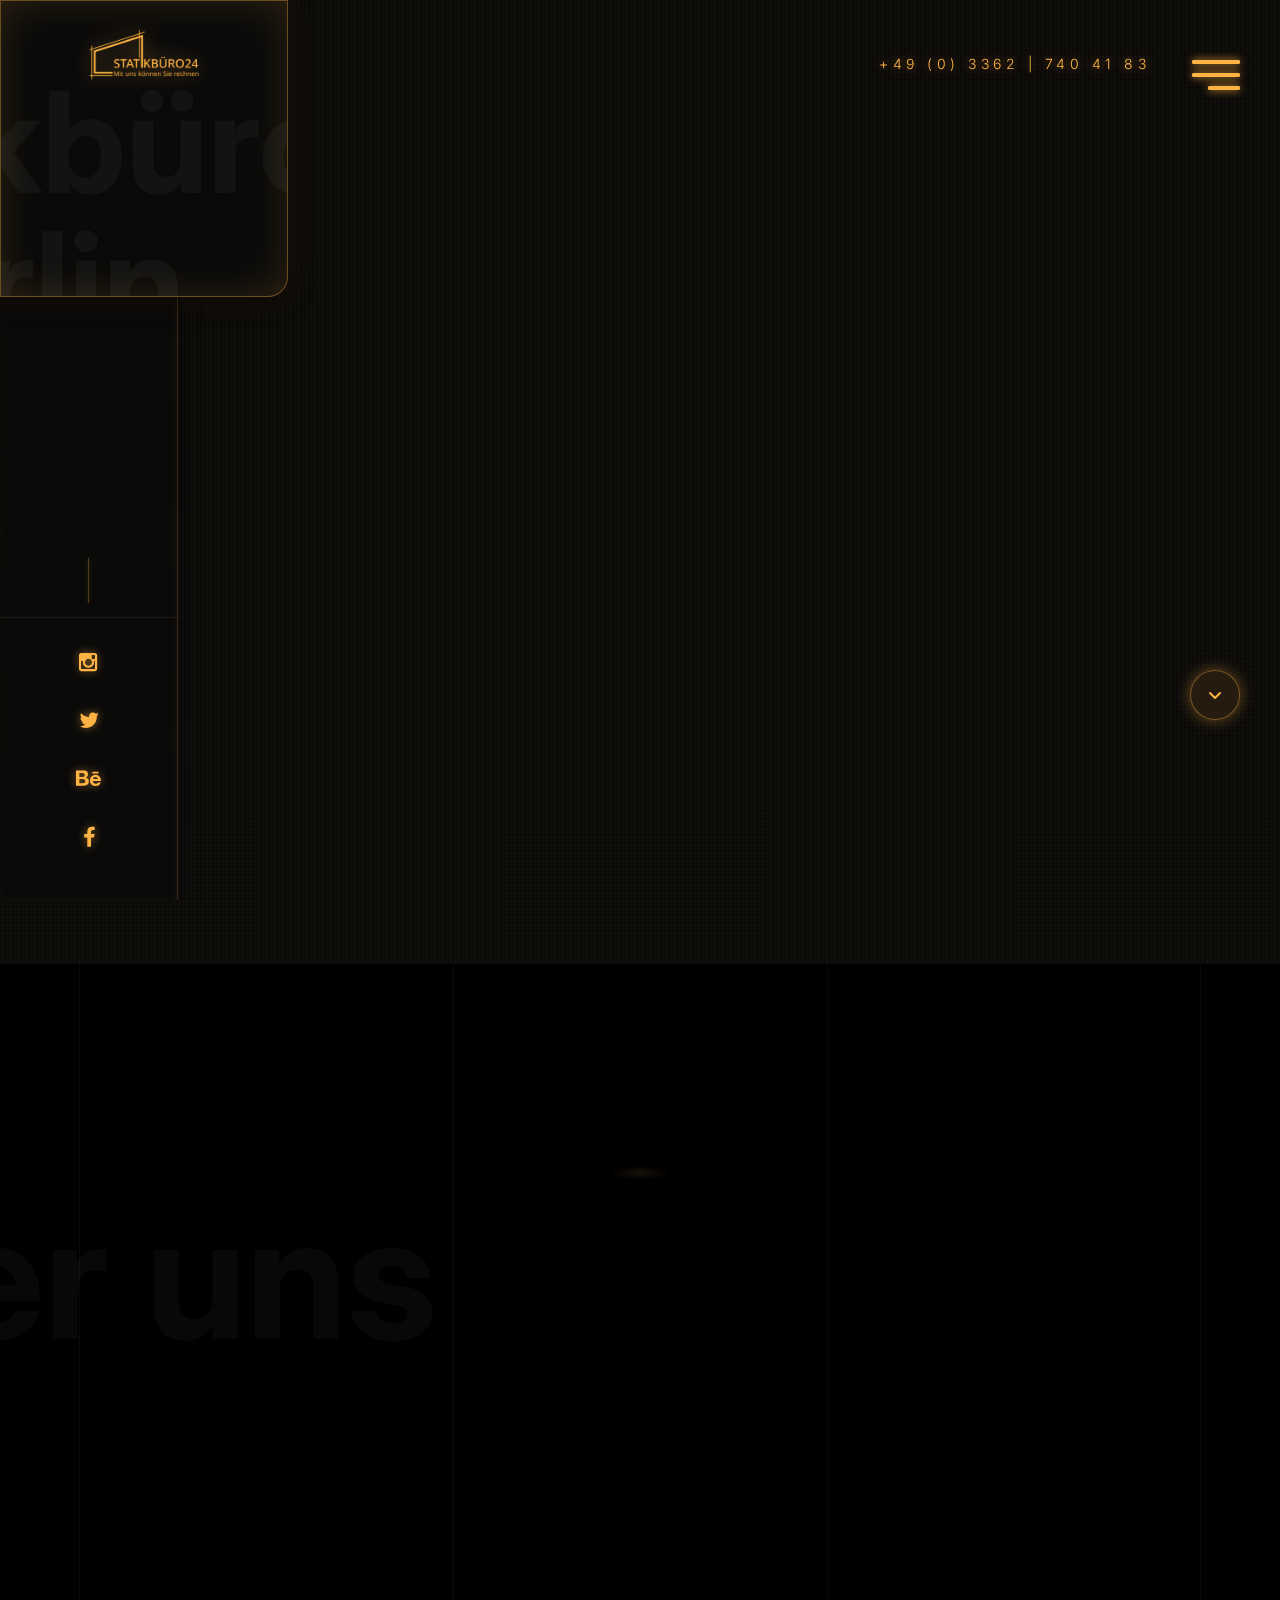
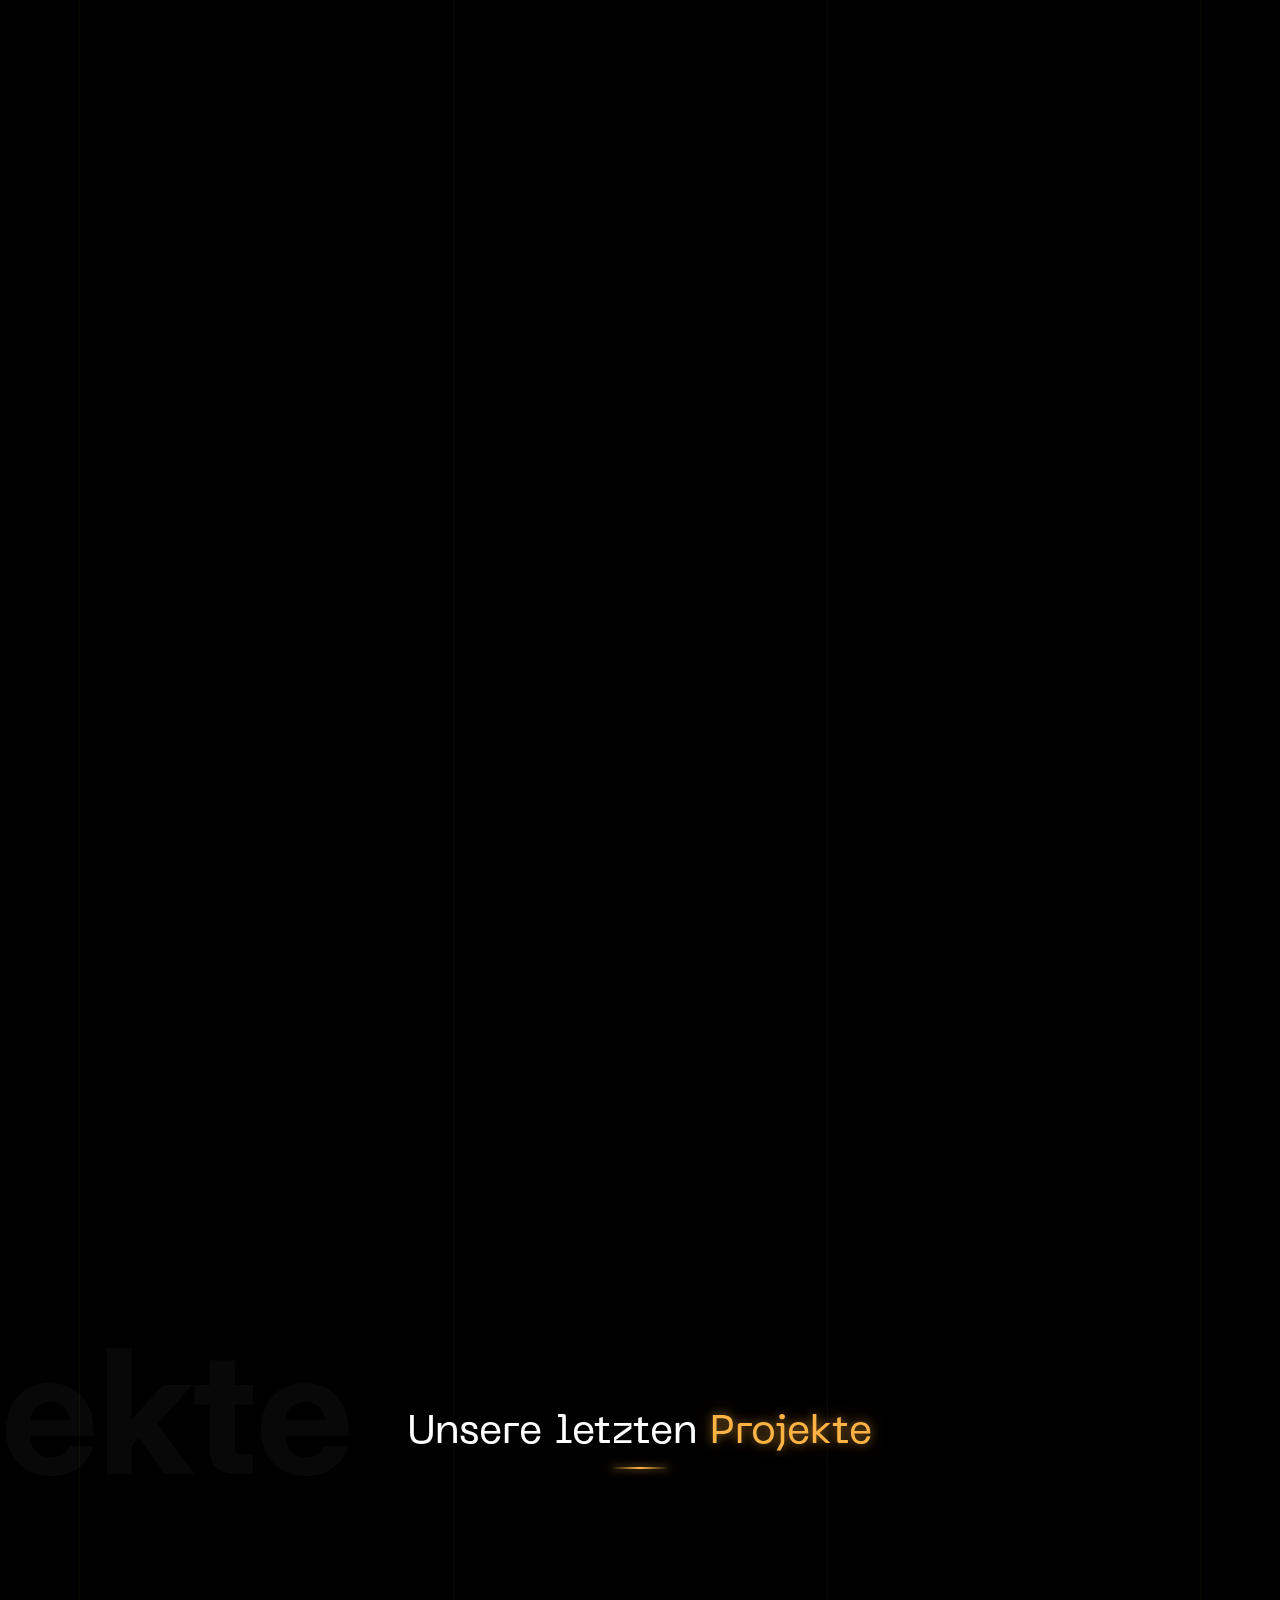
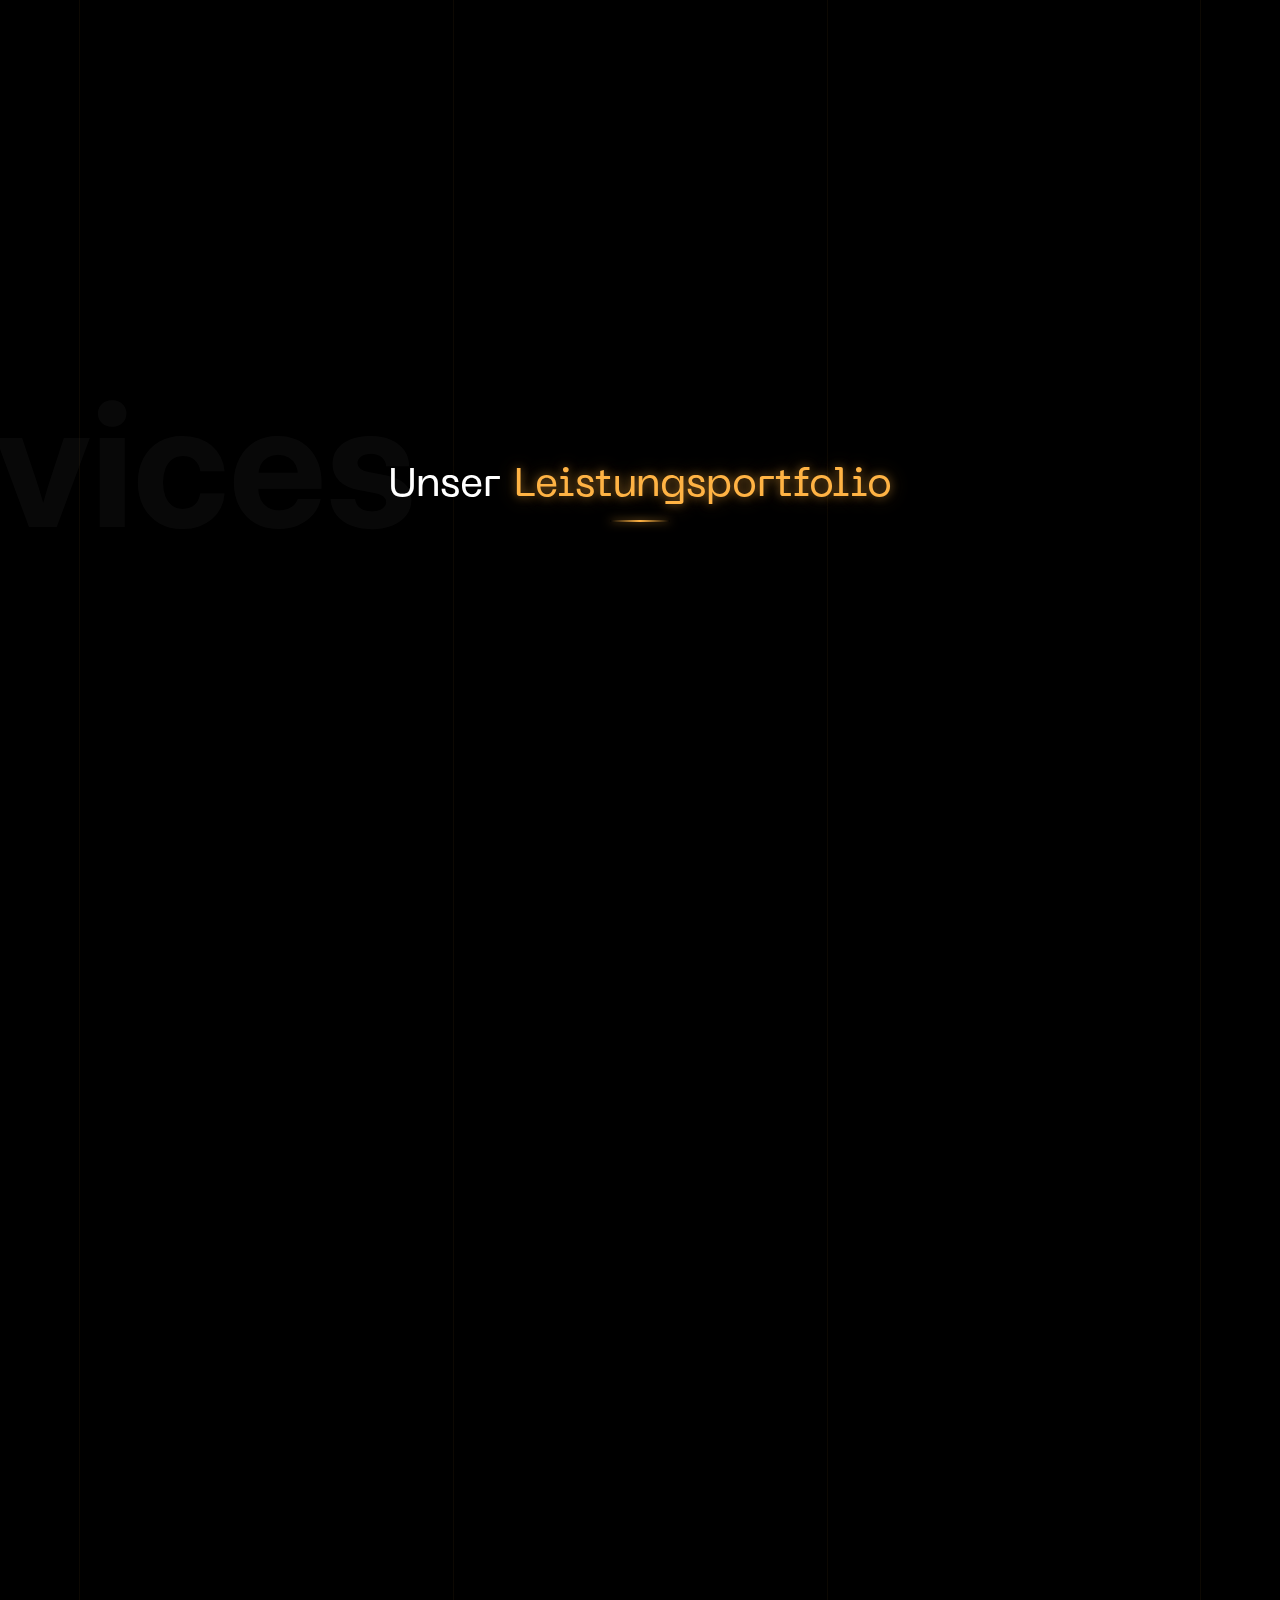
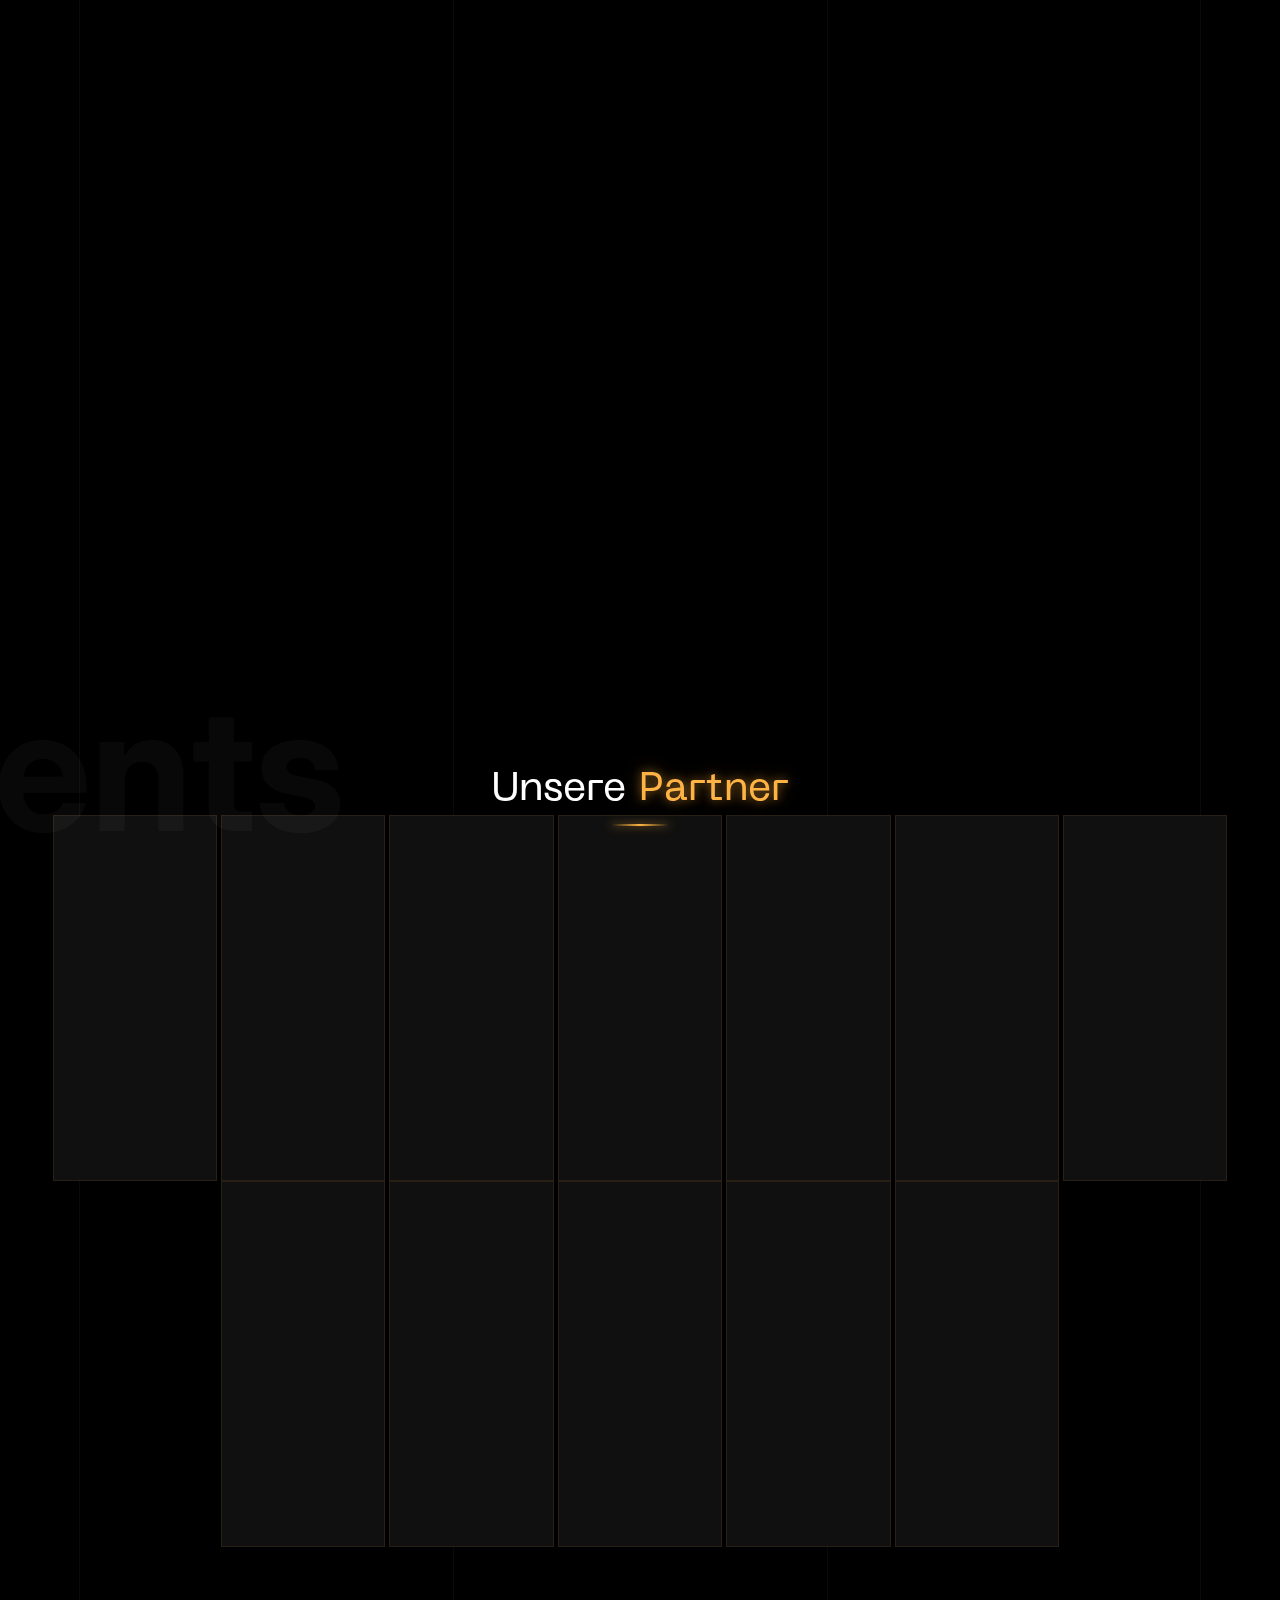
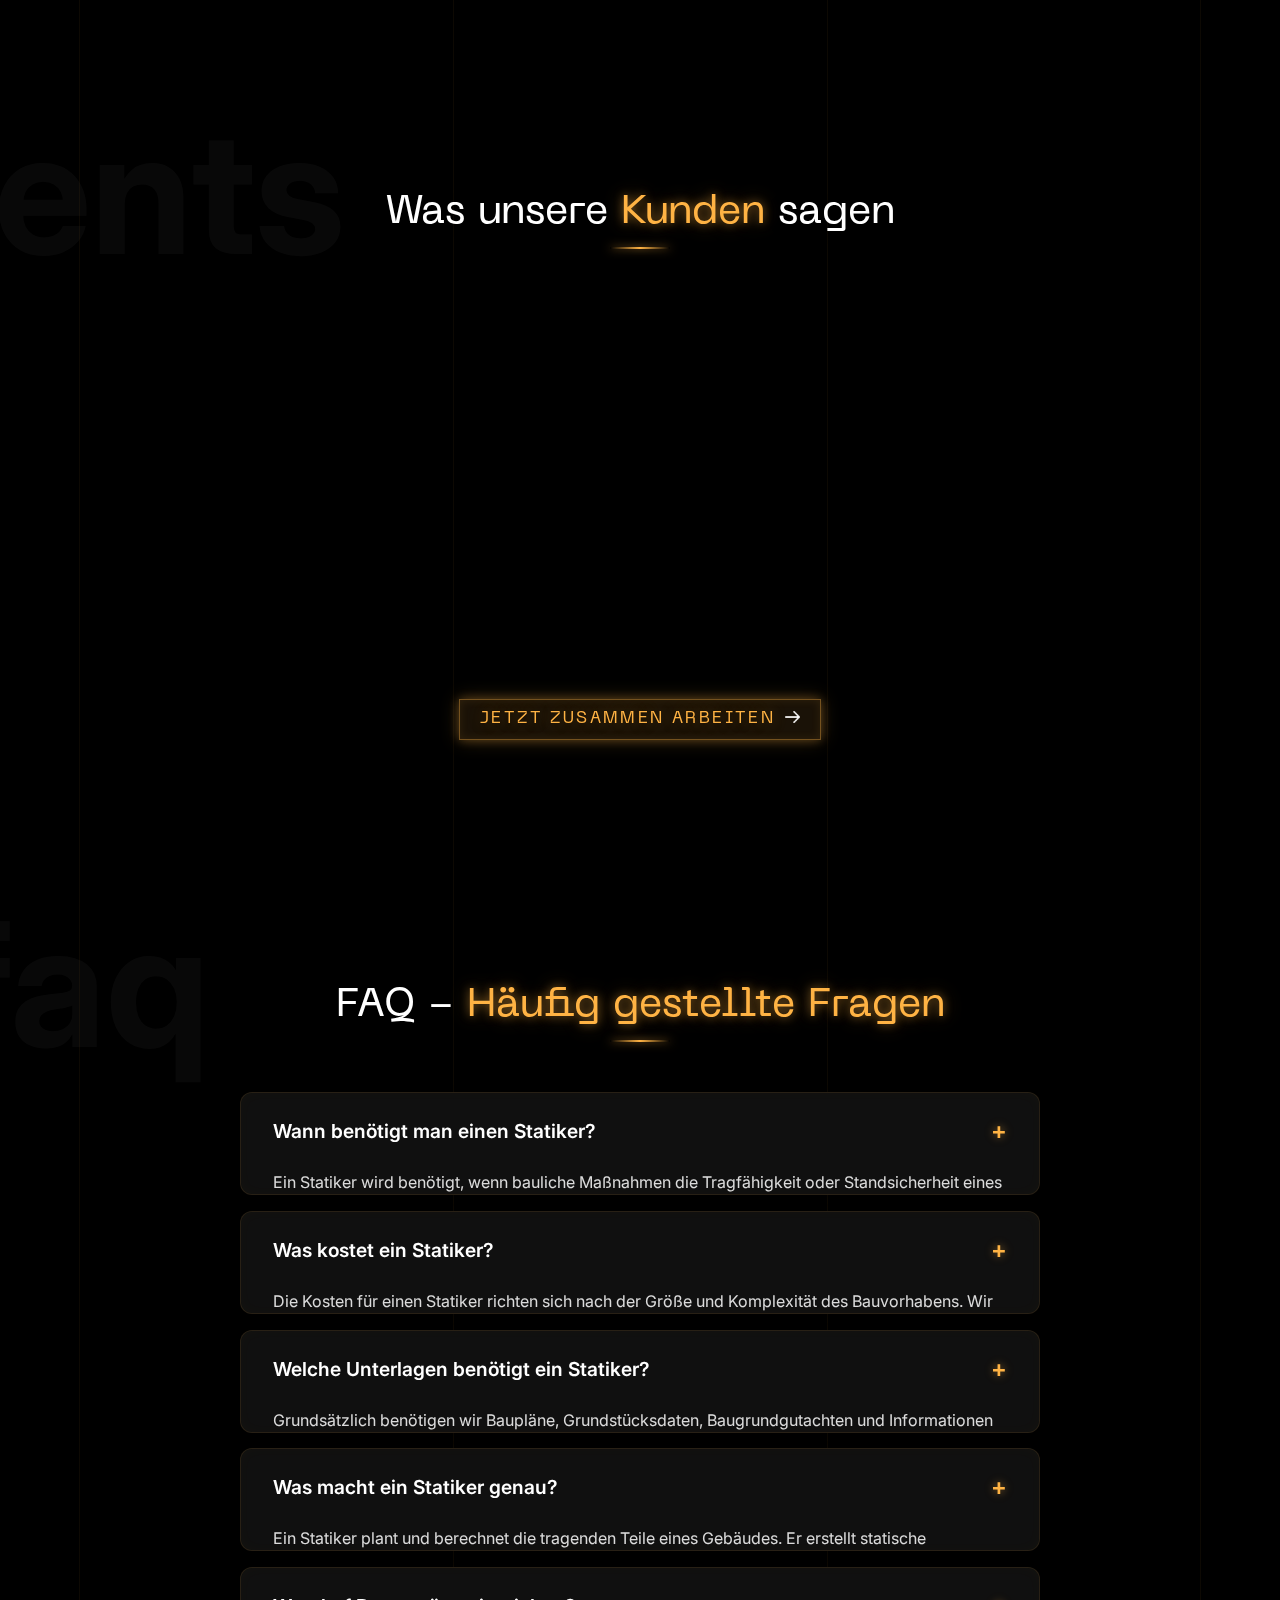
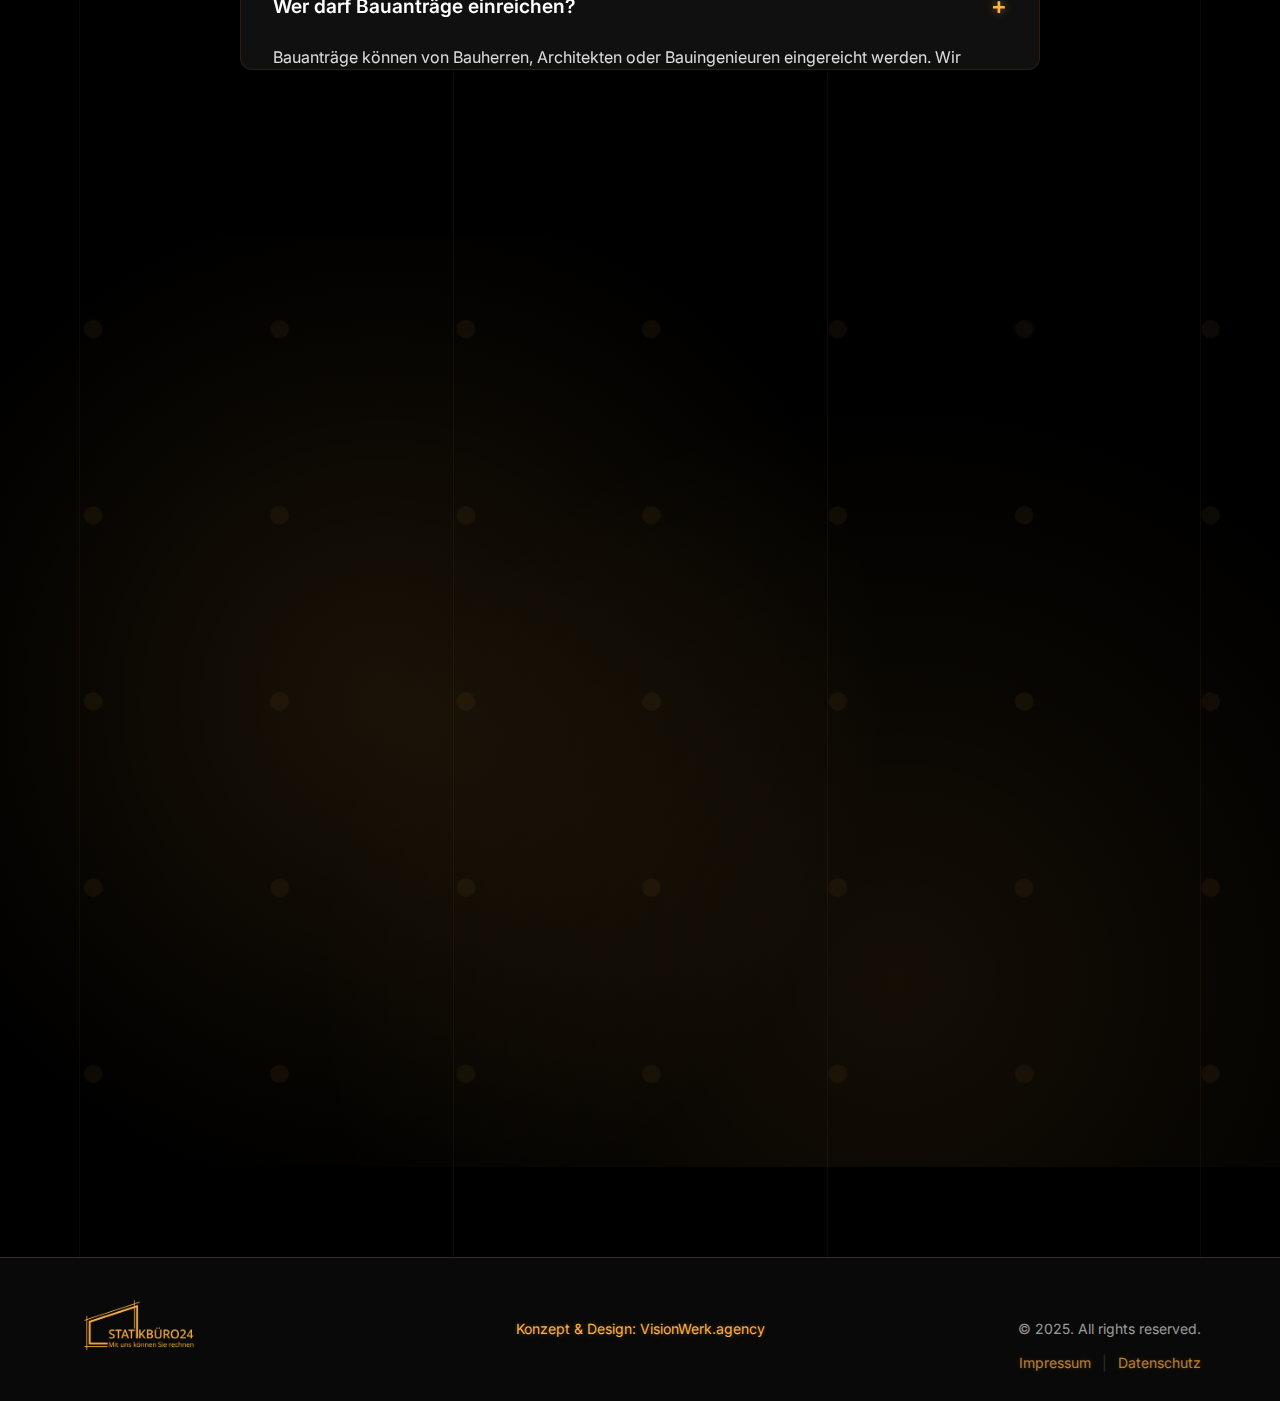
<file: index.html>
<!DOCTYPE HTML>
<html lang="en">
<head>
<meta  charset="utf-8">
<meta name="viewport" content="width=device-width, initial-scale=1">
<meta name="description" content="Das Statikbüro 24 bietet professionelle Ingenieurleistungen im Bereich Statik und Bauwesen. Mit langjähriger Erfahrung in Planung, Berechnung und Überwachung von Bauprojekten sorgt das Unternehmen für sichere und wirtschaftliche Baukonstruktionen.">
<title>Statikbüro24 - Statik. Gutachten. Tragwerksplanung.</title> 

<!-- Favicons -->
<link rel="shortcut icon" href="statikbüro-favicon.png">


<link rel="preconnect" href="https://fonts.googleapis.com">
<link rel="preconnect" href="https://fonts.gstatic.com" crossorigin>
<!-- Fallback: Inter als ähnliche moderne Schriftart -->
<link href="https://fonts.googleapis.com/css2?family=Inter:wght@300;400;500;600;700&display=swap" rel="stylesheet">
<link href="css/app.bundle.css" rel="stylesheet" media="screen">
<script>
// Verhindere direktes Springen zu Hash beim Laden der Seite
// Dies muss sehr früh ausgeführt werden, bevor der Browser springt
(function() {
  if (window.location.hash && window.location.hash !== '#top' && window.location.hash !== '') {
    // Speichere Hash
    var hash = window.location.hash;
    // Entferne Hash komplett aus URL, damit Browser nicht springt
    if (history.replaceState) {
      history.replaceState(null, null, window.location.pathname + window.location.search);
    } else {
      window.location.hash = '';
    }
    // Setze Scroll-Position auf oben - nur einmal, nicht aggressiv
    window.scrollTo(0, 0);
    if (document.documentElement) {
      document.documentElement.scrollTop = 0;
    }
    if (document.body) {
      document.body.scrollTop = 0;
    }
    
    // Speichere Hash für späteres Scrollen
    window._pendingHash = hash;
  }
})();
</script>
</head>
<body class="home-page">
  
    <!-- Loader -->

    <div class="loader">
      <div class="page-lines">
        <div class="container">
          <div class="col-line col-xs-4">
            <div class="line"></div>
          </div>
          <div class="col-line col-xs-4">
            <div class="line"></div>
          </div>
          <div class="col-line col-xs-4">
            <div class="line"></div>
            <div class="line"></div>
          </div>
        </div>
      </div>
      <div class="loader-brand"> 
        <div class="sk-folding-cube">
          <div class="sk-cube1 sk-cube"></div>
          <div class="sk-cube2 sk-cube"></div>
          <div class="sk-cube4 sk-cube"></div>
          <div class="sk-cube3 sk-cube"></div>
        </div>
      </div>
    </div>

    <!-- Header -->
    <header id="top" class="header-home">
        <div class="brand-panel">
          <a href="index.html" class="brand">
            <img class="brand-logo" style="width: 120px;" src="img/colored-logo.png" alt="Statikbüro24 Logo">
          </a>
          <div class="brand-name">Statikbüro Berlin</div>
          <div class="slide-number">
            <span class="current-number text-primary">0<span class="count">1</span></span>
            <sup><span class="delimiter">/</span> 0<span class="total-count"></span></sup>
          </div>
        </div>
        <div class="header-phone">+49 (0) 3362 | 740 41 83</div>
        <div class="vertical-panel"></div>
        <div class="vertical-panel-content">
          <div class="vertical-panel-info">
              <div class="line"></div>
           </div>
          <ul class="social-list">
            <li><a href="" class="fa fa-instagram"></a></li>
            <li><a href="" class="fa fa-twitter"></a></li>
            <li><a href="" class="fa fa-behance"></a></li>
            <li><a href="" class="fa fa-facebook"></a></li>
           </ul>  
        </div> 


        <!-- Navigation Desctop - DES.de Style -->

        <!-- Hamburger Menu Toggle -->
        <button class="hamburger-menu-toggle" id="hamburger-toggle" aria-label="Menü öffnen/schließen">
          <span class="hamburger-line"></span>
          <span class="hamburger-line"></span>
          <span class="hamburger-line"></span>
        </button>

        <nav class="navbar-desctop-des" id="desktop-nav-menu">
          <!-- Logo oben rechts -->
          <div class="nav-logo-top-right">
            <a href="index.html" class="brand-des">
              <img class="brand-logo" style="width: 120px;" src="img/colored-logo.png" alt="Statikbüro24 Logo">
            </a>
          </div>
          
          <!-- Zentrales vertikales Menü -->
          <div class="nav-menu-center">
            <ul class="nav-menu-vertical">
              <li class="nav-item-large">
                <a href="index.html">Interaktive Karte</a>
              </li>
              <li class="nav-item">
                <a href="#about" class="js-target-scroll">Über uns</a>
              </li>
              <li class="nav-item">
                <a href="projekte.html">Projekte</a>
              </li>
              <li class="nav-item has-submenu">
                <a href="projects.html">Leistungsportfolio</a>
                <ul class="nav-submenu">
                  <li><a href="projects.html#tragwerksplanung">Tragwerksplanung</a></li>
                  <li><a href="projects.html#standsicherheitsnachweis">Standsicherheitsnachweis</a></li>
                  <li><a href="projects.html#bauantrag">Bauantrag</a></li>
                  <li><a href="projects.html#bewehrungsplan">Bewehrungsplan</a></li>
                  <li><a href="projects.html#brandschutznachweis">Brandschutznachweis</a></li>
                  <li><a href="projects.html#schallschutznachweis">Schallschutznachweis</a></li>
                  <li><a href="projects.html#wärmeschutznachweis">Wärmeschutznachweis</a></li>
                  <li><a href="projects.html#energieausweis">Energieausweis</a></li>
                </ul>
              </li>
              <li class="nav-item">
                <a href="contacts.html">Kontakt</a>
              </li>
            </ul>
          </div>

          <!-- Vertikale Texte links -->
          <div class="nav-vertical-left">
            <div class="vertical-text">
              <a href="datenschutz.html">Datenschutz</a>
            </div>
            <div class="vertical-text">
              <a href="impressum.html">Impressum</a>
            </div>
            <div class="vertical-text">
              <span>© 2025</span>
            </div>
          </div>

          <!-- Sprache Selector unten mittig -->
          <div class="nav-language-center">
            <span class="lang-active">de</span> <span class="lang-separator">/</span> <span class="lang-inactive">en</span>
          </div>

          <!-- Social Media Icons unten rechts -->
          <div class="nav-social-bottom-right">
            <a href="" class="social-icon">in</a>
            <a href="" class="social-icon">k</a>
            <a href="" class="social-icon">f</a>
          </div>
        </nav>

        <!-- Navigation Mobile -->

        <nav class="navbar-mobile">
          <a href="index.html" class="brand">
            <img class="brand-logo" src="img/colored-logo.png" alt="Statikbüro24">
          </a>
          
          <div class="navbar-mobile-right">
            <a href="tel:+4933627404183" class="navbar-mobile-phone-btn">
              <span class="phone-btn-label">
                <i class="fa fa-phone"></i>
              </span>
            </a>
            
            <button class="hamburger-menu-toggle" id="hamburger-toggle-mobile" aria-label="Menü öffnen/schließen">
              <span class="hamburger-line"></span>
              <span class="hamburger-line"></span>
              <span class="hamburger-line"></span>
            </button>
          </div>
        </nav> 
      </header>

  <!-- Layout -->

  <div class="layout">
    
    <!-- Home / Hero Section -->
    
    <main class="hero-main">
      <iframe class="hero-iframe"
        src="https://drone-map-ix8j.vercel.app/embed"
        allow="fullscreen"
        loading="lazy"
        title="Statikbüro 3D Drohnen Tour"
        allowfullscreen>
      </iframe>
      
      <!-- Scroll Indicator -->
      <a href="#about" class="scroll-down-indicator js-target-scroll">
        <svg width="24" height="24" viewBox="0 0 24 24" fill="none" xmlns="http://www.w3.org/2000/svg">
          <path d="M7 10L12 15L17 10" stroke="#ffb344" stroke-width="2" stroke-linecap="round" stroke-linejoin="round"/>
        </svg>
      </a>
    </main>

    <div class="content">   
    
      <!-- About  -->

      <section id="about" style="margin-top: 4em;" class="about section">
        <div class="container">
          <header class="section-header">
            <h1 style="font-size: 50px;" class="projekte-hero-title slide-in-right">Experten für Statik und Tragwerksplanung<span class="text-primary">.</span></h1>
            <strong class="fade-title-left">Über uns</strong>
          </header>
          <div class="section-content">
            <div class="row-base row">
              <div class="col-base col-sm-6 col-md-4 slide-in-left delay-1">
                <h2 class="col-about-title"><span class="text-primary">Warum Statikbüro24?</span></h2>
                <div class="col-about-info">
                  <p>Willkommen beim Statikbüro24 – Ihrem zuverlässigen Partner für professionelle Tragwerksplanung und statische Berechnungen.<br>Wir bieten maßgeschneiderte Lösungen für Bauvorhaben aller Art, von Wohn- und Gewerbebauten bis hin zu anspruchsvollen Ingenieurbauten:</p>
                  <ul class="project-list-enhanced">
                    <li>Neubau</li>
                    <li>Stahlbetonbau</li>
                    <li>Mauerwerksbau</li>
                    <li>Bestandsbau</li>
                    <li>Holzbau</li>
                    <li>Wohnungsbau / Industrie / Gewerbe</li>
                    <li>Erweiterung / Aufstockung / Sanierung</li>
                  </ul>
                </div>
              </div>
              <div class="col-base col-about-spec col-sm-6 col-md-4 slide-in-up delay-2">
                <div class="service-item">
                  <img alt="" width="46" src="img/img-icon/icon-architecture.png" loading="lazy">
                  <h3>Erfahrung & Kompetenz</h3>
                  <p>Ein Team aus qualifizierten Statikern und Ingenieuren</p>
                </div>
                <div class="service-item">
                  <img alt="" width="58" src="img/img-icon/icon-interiors.png" loading="lazy">
                  <h3>Zuverlässigkeit & Präzision</h3>
                  <p>Planung nach höchsten Standards</p>
                </div>
                <div class="service-item">
                  <img alt="" width="58" src="img/img-icon/icon-planing.png" loading="lazy">
                  <h3>Digitale Prozesse</h3>
                  <p>Effiziente und schnelle Bearbeitung Ihrer Projekte</p>
                </div>
               
              </div>
              <div class="clearfix visible-sm"></div>
              <div class="col-base col-about-img col-sm-6 col-md-4 slide-in-right delay-3" style="filter: brightness(50%); /* Verringert die Helligkeit auf 50% */
    transition: filter 0.3s ease;">
                <img alt="" class="img-responsive" src="img/bg/380x370.jpg" loading="lazy">
            
              </div>
            </div>
          </div>
        </div>
      </section>
      <section class="projects section">
        <header class="section-header">
          <h2 class="section-title">Unsere letzten <span class="text-primary">Projekte</span></h2>
          <strong class="fade-title-left">Projekte</strong>
        </header>
        <div class="section-content">
          
            <div style="height: 1px; visibility: hidden;" class="">
              <a href="img/bg/Projekt-DB-Gleisquerung-Veddeljpg.jpg" title="Projekt 2">
                <figure>
                  <img alt="" src="img/bg/Projekt-DB-Gleisquerung-Veddeljpg.jpg">
                 
                </figure>
              </a>
            </div>
             <div class="">
              <a href="img/bg/Projekt-DB-Gleisquerung-Veddeljpg.jpg" title="">
                <figure>
                  <img alt="" src="img/bg/Projekt-DB-Gleisquerung-Veddeljpg.jpg">
                 
                </figure>
              </a>  
            </div>
          
       
        <style>
          .alle-projekte-button {
            display: inline-block;
            text-decoration: none;
            cursor: pointer;
          }
          
          .alle-projekte-label {
            position: relative;
            font-family: 'neueMachina', 'Neue Machina', sans-serif;
            font-size: 16px;
            font-weight: 400;
            letter-spacing: 0.15em;
            color: #ffb344 !important;
            text-transform: uppercase;
            white-space: nowrap;
            pointer-events: none;
            transition: all 0.4s cubic-bezier(0.4, 0, 0.2, 1);
            opacity: 1 !important;
            z-index: 2;
            text-shadow: 0 2px 8px rgba(0, 0, 0, 0.6), 0 0 15px rgba(255, 179, 68, 0.4);
            display: inline-block !important;
            visibility: visible !important;
            padding: 8px 20px;
            border: 1px solid rgba(255, 179, 68, 0.3);
            background: rgba(255, 179, 68, 0.08);
            backdrop-filter: blur(10px);
            position: relative;
            overflow: hidden;
            cursor: pointer;
            animation: pulseGlow 2s ease-in-out infinite;
          }
          
          .alle-projekte-label::before {
            content: '';
            position: absolute;
            top: 0;
            left: -100%;
            width: 100%;
            height: 100%;
            background: linear-gradient(90deg, transparent, rgba(255, 179, 68, 0.3), transparent);
            transition: left 0.6s ease;
          }
          
          .alle-projekte-button:hover .alle-projekte-label {
            color: #fff !important;
            transform: translateY(-3px);
            border-color: rgba(255, 179, 68, 0.6);
            background: rgba(255, 179, 68, 0.15);
            box-shadow: 0 4px 20px rgba(255, 179, 68, 0.4), 0 0 30px rgba(255, 179, 68, 0.2);
            text-shadow: 0 2px 10px rgba(0, 0, 0, 0.8), 0 0 25px rgba(255, 179, 68, 0.7);
            animation: none;
          }
          
          .alle-projekte-button:hover .alle-projekte-label::before {
            left: 100%;
          }
          
          @keyframes pulseGlow {
            0%, 100% {
              box-shadow: 0 2px 10px rgba(255, 179, 68, 0.3), 0 0 20px rgba(255, 179, 68, 0.1);
            }
            50% {
              box-shadow: 0 4px 20px rgba(255, 179, 68, 0.5), 0 0 30px rgba(255, 179, 68, 0.3);
            }
          }
          
          /* Mobile: Feste Container-Größen verhindern Layout-Shifts */
          @media (max-width: 991px) {
            .projects-carousel .project figure {
              width: 100%;
              height: 0;
              padding-bottom: 70%;
              position: relative;
              overflow: hidden;
              background: #2a2a2a;
            }
            
            .projects-carousel .project figure img {
              position: absolute;
              top: 0;
              left: 0;
              width: 100%;
              height: 100%;
              object-fit: cover;
              display: block;
            }
          }
        </style>
      </section>

      <!-- Services -->

      <section class="services-section projects section">
  <div class="container">
    <header class="section-header">
      <h2 class="section-title">Unser <span class="text-primary">Leistungsportfolio</span></h2>
      <strong class="fade-title-left">services</strong>
    </header>
  </div>

  <div class="section-content center-content grid-3">
    <div class="row-special row-services grid-3 animate-stagger">

      <!-- ROW 1 -->
      <div class="col-base col-service col-sm-6 col-md-4 wow fadeInUp breite slide-in-left">
        <div class="service-card-enhanced hello">
          <div class="service-icon-enhanced">
            <img alt="" src="img/img-icon/icon-architecture.png" loading="lazy" decoding="async">
          </div>
          <h3 class="service-title-enhanced">Tragwerksplanung</h3>
          <p class="service-description-enhanced">Unsere Expertise in der Tragwerksplanung garantiert Ihnen innovative und sichere 
            Ingenieurlösungen für Ihr Bauprojekt. Vertrauen Sie auf unsere zuverlässige Fachberatung 
            für optimale Statik und Konstruktion!</p>
          <a href="projects.html#tragwerksplanung" class="btn btn-sm">Mehr erfahren</a>
        </div>
      </div>

      <div class="col-base col-service col-sm-6 col-md-4 wow fadeInUp slide-in-up" data-wow-delay="0.1s">
        <div class="service-card-enhanced hello">
          <div class="service-icon-enhanced">
            <img alt="" src="img/img-icon/icon-interiors.png" loading="lazy" decoding="async">
          </div>
          <h3 class="service-title-enhanced">Standsicherheitsnachweis</h3>
          <p class="service-description-enhanced">Wir erstellen präzise Standsicherheitsnachweise für Ihr Bauvorhaben. 
            Mit modernster Software und erfahrenen Ingenieuren gewährleisten wir höchste Sicherheit, zuverlässige Berechnungen und optimale Statik für Ihr Projekt.</p>
          <a href="projects.html#standsicherheitsnachweis" class="btn btn-sm">Mehr erfahren</a>
        </div>
      </div>

      <div class="col-base col-service col-sm-6 col-md-4 wow fadeInUp position slide-in-right" data-wow-delay="0.2s">
        <div class="service-card-enhanced hello">
          <div class="service-icon-enhanced">
            <img alt="" src="img/img-icon/icon-planing.png" loading="lazy" decoding="async">
          </div>
          <h3 class="service-title-enhanced">Bauantrag</h3>
          <p class="service-description-enhanced">Erfolgreicher Bauantrag – Grundlage für sicheren Hausbau. Die Statikprüfung ist unerlässlich. 
            Wir bieten umfassende Informationen, Unterstützung und gewährleisten eine reibungslose Genehmigung Ihres Bauvorhabens.</p>
          <a href="projects.html#bauantrag" class="btn btn-sm">Mehr erfahren</a>
        </div>
      </div>

      <!-- ROW 2 -->
      <div class="col-base col-service col-sm-6 col-md-4 wow abstand fadeInUp slide-in-left" data-wow-delay="0.3s">
        <div class="service-card-enhanced hello">
          <div class="service-icon-enhanced">
            <img alt="" src="img/img-icon/icon-planing.png" loading="lazy" decoding="async">
          </div>
          <h3 class="service-title-enhanced">Schallschutznachweis</h3>
          <p class="service-description-enhanced">Ein effektiver Schallschutz ist nicht nur häufig gesetzlich vorgeschrieben, sondern kann auch zukünftige Probleme bei Verkauf oder Vermietung vermeiden. 
            Daher ist ein gut durchdachtes Schallschutzkonzept für die meisten Bauvorhaben unerlässlich.</p>
          <a href="projects.html#schallschutznachweis" class="btn btn-sm">Mehr erfahren</a>
        </div>
      </div>

      <div class="col-base col-service col-sm-6 col-md-4 abstand wow fadeInUp slide-in-up" data-wow-delay="0.4s">
        <div class="service-card-enhanced hello">
          <div class="service-icon-enhanced">
            <img alt="" src="img/img-icon/icon-architecture.png" loading="lazy" decoding="async">
          </div>
          <h3 class="service-title-enhanced">Wärmeschutznachweis</h3>
          <p class="service-description-enhanced">Wir bieten den erforderlichen Wärmeschutznachweis nach GEG für antragspflichtige Bauvorhaben, der nur von qualifizierten Architekten und Bauingenieuren erstellt werden darf.
             Wir unterstützen Sie dabei, alle behördlichen Anforderungen zu erfüllen.</p>
          <a href="projects.html#wärmeschutznachweis" class="btn btn-sm">Mehr erfahren</a>
        </div>
      </div>

      <div class="col-base col-service col-sm-6 col-md-4  abstand wow fadeInUp slide-in-right" data-wow-delay="0.5s">
        <div class="service-card-enhanced hello">
          <div class="service-icon-enhanced">
            <img alt="" src="img/img-icon/icon-architecture.png" loading="lazy" decoding="async">
          </div>
          <h3 class="service-title-enhanced">Bewehrungsplan</h3>
          <p class="service-description-enhanced">Als professionelles Ingenieurbüro erstellen wir Bewehrungs- und Schalpläne für Ihre Bauprojekte. 
            Unser Leistungsspektrum umfasst zudem Positionspläne, Lasten- und Lastenabtragspläne sowie Konstruktionspläne im Stahlbau.</p>
          <a href="projects.html#bewehrungsplan" class="btn btn-sm">Mehr erfahren</a>
        </div>
      </div>

      <!-- ROW 3 -->
      <div class="col-base col-service col-sm-6 col-md-4 wow fadeInUp slide-in-left" data-wow-delay="0.6s">
        <div class="service-card-enhanced hello">
          <div class="service-icon-enhanced">
            <img alt="" src="img/img-icon/icon-interiors.png" loading="lazy" decoding="async">
          </div>
          <h3 class="service-title-enhanced">Energieausweis</h3>
          <p class="service-description-enhanced">Wissen Sie, ob Ihr Gebäude effizient oder energieintensiv ist? Ein Energieausweis schafft Klarheit. 
            Wir unterstützen Sie bei der energetischen Bewertung gemäß dem Gebäudeenergiegesetz (GEG) und entwickeln individuelle Lösungen für die Ausstellung von Energieausweisen.</p>
          <a href="projects.html#energieausweis" class="btn btn-sm">Mehr erfahren</a>
        </div>
      </div>

      <div class="col-base col-service col-sm-6 col-md-4 wow fadeInUp slide-in-right" data-wow-delay="0.7s">
        <div class="service-card-enhanced hello">
          <div class="service-icon-enhanced">
            <img alt="" src="img/img-icon/icon-interiors.png" loading="lazy" decoding="async">
          </div>
          <h3 class="service-title-enhanced">Brandschutznachweis</h3>
          <p class="service-description-enhanced">Wir bieten professionelle Brandschutzplanung und -beratung für maximale Sicherheit Ihrer Gebäude – von Bürokomplexen bis Eigenheimen. 
            Vertrauen Sie auf unsere maßgeschneiderten Lösungen und unser erfahrenes Team!</p>
          <a href="projects.html#brandschutznachweis" class="btn btn-sm">Mehr erfahren</a>
        </div>
      </div>

    </div>
  </div>
</section>
  
      <!-- Clients  -->

      <section class="clients section">
        <div class="container">
          <header class="section-header">
            <h2 class="section-title">Unsere <span class="text-primary">Partner</span></h2>
            <strong class="fade-title-left">clients</strong>
          </header>
          <style>
            .client a img {
              width: 100px;
              border-radius: 12px;
            }
            
            /* Optimiertes Partner-Grid für Mobile */
            @media (max-width: 991px) {
              .clients-list {
                display: grid !important;
                grid-template-columns: repeat(4, 1fr) !important;
                gap: 1rem !important;
                margin: 0 !important;
                padding: 1rem 0.5rem !important;
                list-style: none !important;
              }
              
              .clients-list .client {
                display: flex !important;
                align-items: center !important;
                justify-content: center !important;
                padding: 0.75rem !important;
                margin: 0 !important;
                background: #323232;
                border-radius: 10px;
                transition: all 0.3s ease;
                min-height: 80px;
              }
              
              .clients-list .client:hover {
                transform: translateY(-3px);
                box-shadow: 0 4px 12px rgba(0, 0, 0, 0.3);
                background: #3a3a3a;
              }
              
              .clients-list .client a {
                display: flex;
                align-items: center;
                justify-content: center;
                width: 100%;
                height: 100%;
              }
              
              .clients-list .client a img {
                width: 70px !important;
                max-width: 100% !important;
                height: auto !important;
                opacity: 0.5;
                transition: all 0.3s ease;
                border-radius: 8px;
              }
              
              .clients-list .client:hover a img {
                opacity: 1;
                transform: scale(1.05);
              }
            }
            
            @media (max-width: 480px) {
              .clients-list {
                grid-template-columns: repeat(3, 1fr) !important;
                gap: 0.75rem !important;
                padding: 0.75rem 0.25rem !important;
              }
              
              .clients-list .client {
                padding: 0.5rem !important;
                min-height: 70px;
              }
              
              .clients-list .client a img {
                width: 60px !important;
              }
            }
            
            @media (min-width: 481px) and (max-width: 768px) {
              .clients-list {
                grid-template-columns: repeat(4, 1fr) !important;
                gap: 1rem !important;
              }
              
              .clients-list .client a img {
                width: 75px !important;
              }
            }
            
            @media (min-width: 769px) and (max-width: 991px) {
              .clients-list {
                grid-template-columns: repeat(5, 1fr) !important;
                gap: 1.2rem !important;
              }
              
              .clients-list .client a img {
                width: 85px !important;
              }
            }
          </style>
          <div class="section-content">
            <ul class="clients-list">
              <li class="client">
                <a href="#"><img alt="" src="img/partner-qudratisch/Arcadis_Logo_rgb.png" loading="lazy"></a>
              </li>
              <li class="client">
                <a href="#"><img alt="" src="img/partner-qudratisch/bonatti_logo.jpeg" loading="lazy"></a>
              </li>
              <li class="client">
                <a href="#"><img alt="" src="img/partner-qudratisch/favicon.png" loading="lazy"></a>
              </li>
              <li class="client">
                <a href="#"><img alt="" src="img/partner-qudratisch/goldbeck_logo.jpeg" loading="lazy"></a>
              </li>
              <li class="client">
                <a href="#"><img alt="" src="img/partner-qudratisch/image_17zj632m9lhrmrd.jpeg" loading="lazy"></a>
              </li>
              <li class="client">
                <a href="#"><img alt="" src="img/partner-qudratisch/kuenz_logo.jpeg" loading="lazy"></a>
              </li>
              <li class="client">
                <a href="#"><img alt="" src="img/partner-qudratisch/resonicgmbh_logo.jpeg" loading="lazy"></a>
              </li>
              <li class="client">
                <a href="#"><img alt="" src="img/partner-qudratisch/sener_logo.jpeg" loading="lazy"></a>
              </li>
              <li class="client">
                <a href="#"><img alt="" src="img/partner-qudratisch/technoteam_bildverarbeitung_gmbh_logo.jpeg" loading="lazy"></a>
              </li>
              <li class="client">
                <a href="https://www.dbinfrago.com/web/bahnhoefe/bahnhofs-und-stadtentwicklung/Objektentwicklung-und-Planung-11114164"><img alt="" src="img/partner-qudratisch/unnamed.jpg" loading="lazy"></a>
              </li>
               <li class="client">
                <a href="#"><img alt="" src="img/partner-qudratisch/unnamed.png" loading="lazy"></a>
              </li>
               <li class="client">
                <a href="#"><img alt="" src="img/partner-qudratisch/wsp_in_germany_logo.jpeg" loading="lazy"></a>
              </li>
            </ul>
          </div>
        </div>
      </section>

      <section class="clients section">
        <div class="container">
          <header class="section-header">
            <h2 class="section-title">Was unsere <span class="text-primary">Kunden</span> sagen</h2>
            <strong class="fade-title-left">clients</strong>
          </header>
          <!-- Elfsight Google Reviews | Untitled Google Reviews -->
          <div class="section-content">
            <script src="https://elfsightcdn.com/platform.js" defer></script>
            <div class="elfsight-app-ead9122e-f2bf-4770-8f37-ee1a083c4c4d" ></div>
          </div>
          <div>
            <a href="contacts.html" class="btn btn-shadow-2">Jetzt zusammen arbeiten<i class="icon-next"></i></a>
          </div>
        </div>
      </section>
      <!-- FAQ Section -->

      <section class="faq section">
        <div class="container">
          <header class="section-header">
            <h2 class="section-title">FAQ - <span class="text-primary">Häufig gestellte Fragen</span></h2>
            <strong class="fade-title-left">faq</strong>
          </header>
          <div class="section-content">
            <div class="row-base row">
              <div class="col-base col-md-12">
                <div class="faq-list">
                  <div class="faq-item-enhanced">
                    <button class="faq-question-enhanced">Wann benötigt man einen Statiker?</button>
                    <div class="faq-answer-enhanced">
                      <p>Ein Statiker wird benötigt, wenn bauliche Maßnahmen die Tragfähigkeit oder Standsicherheit eines Gebäudes beeinträchtigen könnten. Dies ist bei Neubauten, Umbauten, Aufstockungen oder größeren Sanierungen der Fall. Wir beraten Sie gerne über die Notwendigkeit einer statischen Berechnung für Ihr spezifisches Bauvorhaben.</p>
                    </div>
                  </div>
                  <div class="faq-item-enhanced">
                    <button class="faq-question-enhanced">Was kostet ein Statiker?</button>
                    <div class="faq-answer-enhanced">
                      <p>Die Kosten für einen Statiker richten sich nach der Größe und Komplexität des Bauvorhabens. Wir bieten Ihnen innerhalb von 24 Stunden nach Ihrer Kontaktaufnahme ein unverbindliches Angebot. Unsere Preise sind transparent und fair - ohne versteckte Kosten.</p>
                    </div>
                  </div>
                  <div class="faq-item-enhanced">
                    <button class="faq-question-enhanced">Welche Unterlagen benötigt ein Statiker?</button>
                    <div class="faq-answer-enhanced">
                      <p>Grundsätzlich benötigen wir Baupläne, Grundstücksdaten, Baugrundgutachten und Informationen über die geplante Nutzung. Bei einem ersten Gespräch klären wir gemeinsam, welche spezifischen Unterlagen für Ihr Projekt erforderlich sind. Wir unterstützen Sie auch bei der Beschaffung fehlender Dokumente.</p>
                    </div>
                  </div>
                  <div class="faq-item-enhanced">
                    <button class="faq-question-enhanced">Was macht ein Statiker genau?</button>
                    <div class="faq-answer-enhanced">
                      <p>Ein Statiker plant und berechnet die tragenden Teile eines Gebäudes. Er erstellt statische Berechnungen, Standsicherheitsnachweise und Bewehrungspläne, um die Sicherheit und Stabilität des Bauwerks zu gewährleisten. Zusätzlich berät er bei der Materialauswahl und Konstruktionsoptimierung.</p>
                    </div>
                  </div>
                  <div class="faq-item-enhanced">
                    <button class="faq-question-enhanced">Wer darf Bauanträge einreichen?</button>
                    <div class="faq-answer-enhanced">
                      <p>Bauanträge können von Bauherren, Architekten oder Bauingenieuren eingereicht werden. Wir unterstützen Sie bei der Zusammenstellung aller erforderlichen Unterlagen für Ihren Bauantrag und begleiten Sie durch den gesamten Genehmigungsprozess.</p>
                    </div>
                  </div>
                </div>
              </div>
            </div>
          </div>
        </div>
      </section>

      <!-- Enhanced Contacts -->
      <section class="contact-enhanced scroll-animate">
        <div class="container">
          <header class="section-header-enhanced">
            <h2 class="section-title-enhanced slide-in-right" style="color: white;">Starten Sie <span style="color: #ffb344;">Ihr Projekt</span> mit uns</h2>
            <p class="section-subtitle-enhanced slide-in-left delay-1" style="color: rgba(255,255,255,0.7);">Sie sind Bauträger, Bauherr, Architekt oder Projektentwickler? Dann können Sie uns jederzeit telefonisch erreichen oder bequem über unser Kontaktformular mit uns in Verbindung treten.</p>
          </header>
          <div class="section-content">
            <div class="row-base row">
              <div class="col-address col-base col-md-4 slide-in-left delay-2">
                <h4 style="color: white;">Kontakt</h4>
                <p><strong style="color: #ffb344;">Hauptgeschäftsstelle Berlin</strong></p>
                <p>Franz-Ehrlich-Straße 12<br>
                12489 Berlin</p>
                <p>Mobil: +49 (0) 151 685 135 53<br>
                Büro: +49 (0) 3362 740 41 83<br>
                E-Mail: info@statikbuero-24.de</p>
              </div>
              <div class="col-base col-md-8 slide-in-right delay-3">
                <div class="contact-form-enhanced">
                  <form class="js-ajax-form">
                    <div class="row-field row">
                      <div class="col-field col-sm-6">
                        <div class="form-group-enhanced">
                          <input type="text" class="form-control-enhanced" name="name" required placeholder="Name/Ansprechpartner *">
                        </div>
                      </div>
                      <div class="col-field col-sm-6">
                        <div class="form-group-enhanced">
                          <input type="email" class="form-control-enhanced" name="email" required placeholder="E-Mail-Adresse *">
                        </div>
                      </div>
                      <div class="col-field col-sm-6">
                        <div class="form-group-enhanced">
                          <input type="tel" class="form-control-enhanced" name="phone" placeholder="Telefonnummer/Erreichbarkeit">
                        </div>
                      </div>
                      <div class="col-field col-sm-6">
                        <div class="form-group-enhanced">
                          <input type="text" class="form-control-enhanced" name="company" placeholder="Unternehmen">
                        </div>
                      </div>
                      <div class="col-field col-sm-12">
                        <div class="form-group-enhanced">
                          <textarea class="form-control-enhanced" name="message" placeholder="Ihre Nachricht" rows="5"></textarea>
                        </div>
                      </div>
                      <div class="col-message col-field col-sm-12">
                        <div class="form-group-enhanced">
                          <div class="success-message"><i class="fa fa-check text-primary"></i> Vielen Dank! Ihre Nachricht wurde erfolgreich gesendet...</div>
                          <div class="error-message">Entschuldigung, es ist ein Fehler aufgetreten</div>
                        </div>
                      </div>
                    </div>
                    <div class="form-submit text-right">
                      <button type="submit" class="btn-enhanced">Senden</button>
                    </div>
                  </form>
                </div>
              </div>
            </div>
          </div>
        </div>
      </section>

      <!-- Footer -->

      <footer id="footer" class="footer">     
        <div class="container">
          <div class="row-base row">
            <div class="col-base text-left-md col-md-4">
              <a href="index.html" class="brand">
                <img class="brand-logo" style="width: 120px;" src="img/colored-logo.png" alt="Statikbüro24 Logo">
              </a>
            </div>
            <div class="text-center-md col-base col-md-4">
              <a href="https://visionwerk.agency/" class="author-link">
                Konzept & Design: VisionWerk.agency
              </a>
            </div>
            <div class="text-right-md col-base col-md-4">
              <div class="footer-links-wrapper">
                <p class="footer-copyright">© 2025. All rights reserved.</p>
                <div class="footer-links">
                  <a href="impressum.html" class="footer-link">Impressum</a>
                  <span class="footer-separator">|</span>
                  <a href="datenschutz.html" class="footer-link">Datenschutz</a>
                </div>
              </div>
            </div>
          </div>
        </div>
      </footer>

      <!-- Lines -->

      <div class="page-lines">
        <div class="container">
          <div class="col-line col-xs-4">
            <div class="line"></div>
          </div>
          <div class="col-line col-xs-4">
            <div class="line"></div>
          </div>
          <div class="col-line col-xs-4">
            <div class="line"></div>
            <div class="line"></div>
          </div>
        </div>
      </div>
    </div>
  </div>

<!-- SCRIPTS -->

<script src="js/jquery.min.js"></script>
<script src="js/app.bundle.js" defer></script>


<style>
.grid-3 {
  width: 100%;
  display: grid;
  grid-template-columns: 1fr 1fr 1fr;
}

.col-service{
  width: 100%;
}

.center-content {
  display: flex;
  justify-content: center;
}

.row::before {
  content: none !important;
  display: none !important;
}

.position{
  padding-right: -40px;
}

.row-special{
  margin-top: -80px;
}

.service-item {
    display: flex;
    flex-direction: column;
    height: 100%;
    align-items: center;
    text-align: center;
}

.service-item p {
    flex-grow: 1;
}

.service-item a {
    margin-top: auto;
}

.abstand{
  padding-top:20px;
}

.service-icon {
    height: 120px;   /* gleiche Fläche für alle Icons */
    display: flex;
    align-items: center;
    justify-content: center;
    margin-bottom: 10px;
}

.service-item h4 {
    min-height: 40px; /* Fixe Mindesthöhe für Überschriften */
    display: flex;
    align-items: center;
    justify-content: center;
}

/* Mobile Optimierungen für Service-Kästchen */
@media (max-width: 991px) {
  .service-item {
    height: auto !important;
    min-height: auto !important;
    padding: 2rem 1.5rem !important;
    margin-bottom: 1.5rem;
    background: var(--background-card, #323232);
    border-radius: 12px;
    box-shadow: 0 4px 15px rgba(0, 0, 0, 0.2);
    transition: none !important;
  }
  
  .service-item:hover {
    transform: none !important;
    box-shadow: 0 4px 15px rgba(0, 0, 0, 0.2) !important;
  }
  
  .service-item img {
    max-width: 60px;
    height: auto;
    margin: 0 auto 1.5rem;
    display: block;
  }
  
  .service-item h4 {
    min-height: auto !important;
    font-size: 1.2rem;
    margin: 0 0 1rem 0;
    line-height: 1.3;
  }
  
  .service-item p {
    flex-grow: 0;
    font-size: 0.95rem;
    line-height: 1.6;
    margin-bottom: 1.5rem;
    text-align: left;
  }
  
  .service-item .btn {
    width: 100%;
    margin-top: 1rem;
    padding: 1rem 2rem;
    font-size: 0.85rem;
  }
  
  .abstand {
    padding-top: 0 !important;
  }
  
  .breite,
  .position {
    width: 100% !important;
    padding: 0 !important;
  }
  
  .col-service {
    width: 100% !important;
    padding: 0 !important;
    margin-bottom: 1.5rem;
  }
  
  .services-section .col-service {
    padding: 0 !important;
  }
  
  .row-special {
    margin-top: 0 !important;
    margin-left: 0 !important;
    margin-right: 0 !important;
  }
  
  .grid-3 {
    grid-template-columns: 1fr !important;
    gap: 1.5rem;
  }
  
}

@media (max-width: 480px) {
  .service-item {
    padding: 1.5rem 1rem !important;
  }
  
  .service-item h4 {
    font-size: 1.1rem;
  }
  
  .service-item p {
    font-size: 0.9rem;
  }
}


.faq-list {
  max-width: 800px;
  margin: 0 auto;
}

.faq-item {
  margin-bottom: 30px;
  border-bottom: 1px solid #eee;
  padding-bottom: 20px;
}

.faq-question {
  font-size: 18px;
  font-weight: 600;
  color: #333;
  margin-bottom: 15px;
  cursor: pointer;
  position: relative;
  padding-right: 30px;
}

.faq-question:after {
  content: '+';
  position: absolute;
  right: 0;
  top: 0;
  font-size: 24px;
  color: #007bff;
  transition: transform 0.3s ease;
}

.faq-question.active:after {
  transform: rotate(45deg);
}

.faq-answer {
  display: none;
  padding-top: 10px;
}

.faq-answer p {
  margin-bottom: 10px;
  line-height: 1.6;
}

@media (max-width: 768px) {
  .faq-question {
    font-size: 16px;
  }
}
</style>

<script>
// Deaktiviere Browser-eigene Scroll-Restoration auf Mobile (sofort, bevor jQuery geladen ist)
$(document).ready(function() {
  // Scroll-Restoration nur deaktivieren, wenn Hash vorhanden ist
  // Ansonsten normale Browser-Scroll-Restoration verwenden
  if (window.location.hash && window.location.hash !== '#top' && window.location.hash !== '') {
    if (window.history && window.history.scrollRestoration) {
      if ($(window).width() <= 991) {
        window.history.scrollRestoration = 'manual';
      }
    }
  }
  
  // Wenn die Seite mit einem Hash geladen wird (#about), scrolle sanft zur Section
  // nachdem die Seite vollständig geladen ist
  var pendingHash = window._pendingHash || (window.location.hash && window.location.hash !== '#top' && window.location.hash !== '' ? window.location.hash : null);
  
  if (pendingHash) {
    // Stelle sicher, dass wir oben sind
    window.scrollTo(0, 0);
    $(window).scrollTop(0);
    
    // Funktion zum sanften Scrollen zur Section
    function scrollToTarget() {
      var scrollToElement = $(pendingHash);
      if (scrollToElement.length) {
        // Warte etwas länger, damit alles geladen ist und der obere Teil sichtbar ist
        setTimeout(function() {
          var targetTop = scrollToElement.offset().top - 100;
          // Auf Mobile: Sofortiges Scrollen ohne Animation für flüssigeres Verhalten
          if ($(window).width() <= 991) {
            window.scrollTo({
              top: targetTop,
              behavior: 'auto'
            });
            // Stelle Hash wieder in URL her nach dem Scrollen
            if (history.replaceState) {
              history.replaceState(null, null, pendingHash);
            } else {
              window.location.hash = pendingHash;
            }
          } else {
            $('html, body').animate({
              scrollTop: targetTop
            }, 1000, 'swing', function() {
              // Stelle Hash wieder in URL her nach dem Scrollen
              if (history.replaceState) {
                history.replaceState(null, null, pendingHash);
              } else {
                window.location.hash = pendingHash;
              }
            });
          }
        }, 500); // Verzögerung, damit oberer Teil sichtbar ist
      }
    }
    
    // Warte auf vollständiges Laden der Seite
    if (document.readyState === 'complete') {
      scrollToTarget();
    } else {
      $(window).on('load', function() {
        scrollToTarget();
      });
    }
    
    // Cleanup
    delete window._pendingHash;
  }
  
  // Kein automatisches Scrollen beim Laden der Seite
  // Browser-Scroll-Verhalten bleibt normal, außer bei Hash-Links
  
  // Verhindere automatisches Scrollen bei Links ohne Hash
  $('a[href="#"], a[href="#top"]').on('click', function(e) {
    if ($(window).width() <= 991) {
      e.preventDefault();
      return false;
    }
  });
  
  // Hamburger Menu Toggle
  $('.hamburger-menu-toggle').on('click', function() {
    $(this).toggleClass('active');
    $('#desktop-nav-menu').toggleClass('active');
    $('body, html').toggleClass('menu-open');
  });

  // Dropdown-Pfeil für Submenü - Mobile und Desktop
  $(document).on('click', '.nav-item.has-submenu > a', function(e) {
    e.preventDefault();
    e.stopPropagation(); // Verhindere Event-Bubbling zum Menü-Container
    var $navItem = $(this).parent('.nav-item.has-submenu');
    $navItem.toggleClass('active');
    
    // Force reflow um sicherzustellen, dass CSS angewendet wird
    void $navItem[0].offsetHeight;
    
    return false;
  });

  // Untermenü öffnet sich beim Hover, Link führt direkt zur Seite
  // Das Untermenü wird beim Hover automatisch über CSS angezeigt
  
  // Funktion zum Schließen des Menüs
  function closeMenu() {
    $('.hamburger-menu-toggle').removeClass('active');
    $('#desktop-nav-menu').removeClass('active');
    $('body, html').removeClass('menu-open');
  }
  
  // Menü schließen bei ALLEN Links im Menü - mit höchster Priorität
  // Wichtig: Dies muss für Anchor-Links (#about, projects.html#tragwerksplanung) funktionieren, damit das Menü schließt
  // bevor das Scrollen startet, genau wie bei Links zu anderen Seiten
  $(document).on('click', '#desktop-nav-menu a', function(e) {
    var $link = $(this);
    var href = $link.attr('href');
    var isSubmenuLink = $link.closest('.nav-submenu').length > 0;
    var isSubmenuToggle = $link.closest('.nav-item.has-submenu > a').length > 0;
    
    // Wenn es ein normaler Link ist (nicht Submenü-Toggle oder Submenü-Link)
    if (!isSubmenuLink && !isSubmenuToggle) {
      // Für Anchor-Links auf derselben Seite oder zu anderen Seiten: Schließe Menü UND scrollen zur Section
      if (href && (href.indexOf('#') === 0 || href.indexOf('index.html#') !== -1 || href.indexOf('projects.html#') !== -1)) {
        e.preventDefault(); // Verhindere Standard-Verhalten
        closeMenu(); // Schließe Menü zuerst
        
        // Prüfe ob Link zu einer anderen Seite führt
        var isExternalPage = href.indexOf('projects.html#') !== -1 || href.indexOf('index.html#') !== -1;
        var currentPage = window.location.pathname.split('/').pop() || 'index.html';
        var targetPage = null;
        
        if (href.indexOf('projects.html#') !== -1) {
          targetPage = 'projects.html';
        } else if (href.indexOf('index.html#') !== -1) {
          targetPage = 'index.html';
        }
        
        // Wenn Link zu einer anderen Seite führt, navigiere dorthin
        if (targetPage && targetPage !== currentPage) {
          var hasHash = href.indexOf('#') !== -1;
          if (hasHash && targetPage === 'projects.html') {
            var pendingHashValue = href.substring(href.indexOf('#'));
            try {
              sessionStorage.setItem('pendingHashNavigation', pendingHashValue);
              sessionStorage.setItem('pendingHashTargetPage', targetPage);
            } catch (error) {
              // SessionStorage könnte deaktiviert sein – weiter ohne gespeicherten Hash
            }
            setTimeout(function() {
              window.location.href = targetPage;
            }, 100);
          } else {
            setTimeout(function() {
              window.location.href = href;
            }, 100);
          }
          return false;
        }
        
        // Extrahiere Hash aus href (kann "#about", "index.html#about" oder "projects.html#tragwerksplanung" sein)
        var hash = href.indexOf('#') !== -1 ? href.substring(href.indexOf('#')) : href;
        var target = $(hash);
        
        if (target.length) {
          // Warte kurz, damit Menü geschlossen ist, dann scrollen
          setTimeout(function() {
            var offset = ($(window).width() <= 991) ? 100 : 120;
            // Auf Mobile: Sofortiges Scrollen ohne Animation für flüssigeres Verhalten
            if ($(window).width() <= 991) {
              window.scrollTo({
                top: target.offset().top - offset,
                behavior: 'auto'
              });
            } else {
              $('html, body').animate({
                scrollTop: target.offset().top - offset
              }, 1000);
            }
          }, 100);
        }
        
        return false;
      } else {
        // Für Links zu anderen Seiten: Schließe Menü SOFORT
        closeMenu();
      }
    }
    // Submenü-Links (z.B. "Tragwerksplanung", "Bauantrag") schließen auch das Menü
    else if (isSubmenuLink) {
      if (href && (href.indexOf('#') === 0 || href.indexOf('projects.html#') !== -1 || href.indexOf('index.html#') !== -1)) {
        e.preventDefault();
        closeMenu();
        
        // Prüfe ob Link zu einer anderen Seite führt
        var currentPage = window.location.pathname.split('/').pop() || 'index.html';
        var targetPage = null;
        
        if (href.indexOf('projects.html#') !== -1) {
          targetPage = 'projects.html';
        } else if (href.indexOf('index.html#') !== -1) {
          targetPage = 'index.html';
        }
        
        // Wenn Link zu einer anderen Seite führt, navigiere dorthin
        if (targetPage && targetPage !== currentPage) {
          setTimeout(function() {
            window.location.href = href;
          }, 100);
          return false;
        }
        
        var hash = href.indexOf('#') !== -1 ? href.substring(href.indexOf('#')) : href;
        var target = $(hash);
        
        if (target.length) {
          setTimeout(function() {
            var offset = ($(window).width() <= 991) ? 100 : 120;
            // Auf Mobile: Sofortiges Scrollen ohne Animation für flüssigeres Verhalten
            if ($(window).width() <= 991) {
              window.scrollTo({
                top: target.offset().top - offset,
                behavior: 'auto'
              });
            } else {
              $('html, body').animate({
                scrollTop: target.offset().top - offset
              }, 1000);
            }
          }, 100);
        }
        
        return false;
      } else {
        closeMenu();
      }
    }
  });
  
  // ESC Taste zum Schließen
  $(document).on('keydown', function(e) {
    if (e.key === 'Escape' && $('#desktop-nav-menu').hasClass('active')) {
      $('.hamburger-menu-toggle').removeClass('active');
      $('#desktop-nav-menu').removeClass('active');
      $('body, html').removeClass('menu-open');
    }
  });

  // Enhanced FAQ Toggle
  $('.faq-question-enhanced').click(function() {
    $(this).toggleClass('active');
    $(this).next('.faq-answer-enhanced').toggleClass('active');
  });
  
  // Scroll Animation - NUR auf Desktop aktiv
  // Optimiert mit requestAnimationFrame für flüssigeres Scrollen
  if ($(window).width() > 991) {
    var ticking = false;
    
    function checkScroll() {
      $('.scroll-animate').each(function() {
        var elementTop = $(this).offset().top;
        var elementBottom = elementTop + $(this).outerHeight();
        var viewportTop = $(window).scrollTop();
        var viewportBottom = viewportTop + $(window).height();

        if (elementBottom > viewportTop && elementTop < viewportBottom) {
          $(this).addClass('animate');
        }
      });
      ticking = false;
    }
    
    function requestTick() {
      if (!ticking) {
        requestAnimationFrame(checkScroll);
        ticking = true;
      }
    }

    // Optimierter Event Listener mit requestAnimationFrame für flüssigeres Scrollen
    // Native addEventListener mit passive für bessere Performance
    if (window.addEventListener) {
      window.addEventListener('scroll', requestTick, { passive: true });
    } else {
      $(window).on('scroll', requestTick);
    }
    checkScroll(); // Check on load
  } else {
    // Auf Mobile: Mache alle scroll-animate Elemente sofort sichtbar
    $('.scroll-animate').addClass('animate');
  }

  // Enhanced Service Card Animations - NUR auf Desktop
  if ($(window).width() > 991) {
    $('.service-card-enhanced').hover(
      function() {
        $(this).find('.service-icon-enhanced').addClass('pulse');
      },
      function() {
        $(this).find('.service-icon-enhanced').removeClass('pulse');
      }
    );
  }
  
  // Blockiere Seiten-Scrollen komplett wenn Iframe aktiv - wie natives Spiel
  var $iframe = $('.main iframe, .main .frame');
  var isInIframe = false;
  var scrollPosition = 0;
  var isDesktop = $(window).width() > 991;
  
  if ($iframe.length) {
    // Desktop: Blockiere Scrollen wenn Maus über Iframe
    $iframe.on('mouseenter', function() {
      if (!isInIframe && isDesktop) {
        isInIframe = true;
        scrollPosition = window.pageYOffset || document.documentElement.scrollTop;
        
        // Blockiere Scrollen komplett
        $('html, body').css({
          'overflow': 'hidden',
          'position': 'fixed',
          'top': '-' + scrollPosition + 'px',
          'width': '100%',
          'height': '100%'
        });
        
        // Verhindere Wheel-Events (Mausrad) auf der Seite
        $(window).on('wheel.iframe-block', function(e) {
          e.preventDefault();
          e.stopPropagation();
          return false;
        });
        
        // Verhindere Scroll-Events
        $(window).on('scroll.iframe-block', function(e) {
          e.preventDefault();
          window.scrollTo(0, scrollPosition);
          return false;
        });
      }
    });
    
    // Desktop: Erlaube Scrollen wieder wenn Maus Iframe verlässt
    $iframe.on('mouseleave', function() {
      if (isInIframe && isDesktop) {
        isInIframe = false;
        
        // Entferne Blockierung
        $('html, body').css({
          'overflow': '',
          'position': '',
          'top': '',
          'width': '',
          'height': ''
        });
        
        // Entferne Event-Handler
        $(window).off('wheel.iframe-block scroll.iframe-block');
        
        // Stelle Scroll-Position wieder her
        window.scrollTo(0, scrollPosition);
      }
    });
    
    // Mobile: Blockiere Scrollen wenn Touch im Iframe
    $iframe.on('touchstart', function() {
      if (!isInIframe && !isDesktop) {
        isInIframe = true;
        scrollPosition = window.pageYOffset || document.documentElement.scrollTop;
        
        // Blockiere Scrollen komplett
        $('html, body').css({
          'overflow': 'hidden',
          'position': 'fixed',
          'top': '-' + scrollPosition + 'px',
          'width': '100%',
          'height': '100%'
        });
        
        // Verhindere Touch-Scroll-Events
        $(document).on('touchmove.iframe-block scroll.iframe-block', function(e) {
          e.preventDefault();
          e.stopPropagation();
          return false;
        });
      }
    });
    
    // Mobile: Erlaube Scrollen nach kurzer Verzögerung wenn Touch endet
    $iframe.on('touchend touchcancel', function() {
      if (isInIframe && !isDesktop) {
        setTimeout(function() {
          isInIframe = false;
          $('html, body').css({
            'overflow': '',
            'position': '',
            'top': '',
            'width': '',
            'height': ''
          });
          $(document).off('touchmove.iframe-block scroll.iframe-block');
          window.scrollTo(0, scrollPosition);
        }, 150);
      }
    });
    
    // Update isDesktop bei Resize
    $(window).on('resize', function() {
      isDesktop = $(window).width() > 991;
    });
  }
});
</script>

</body>
</html>
</file>
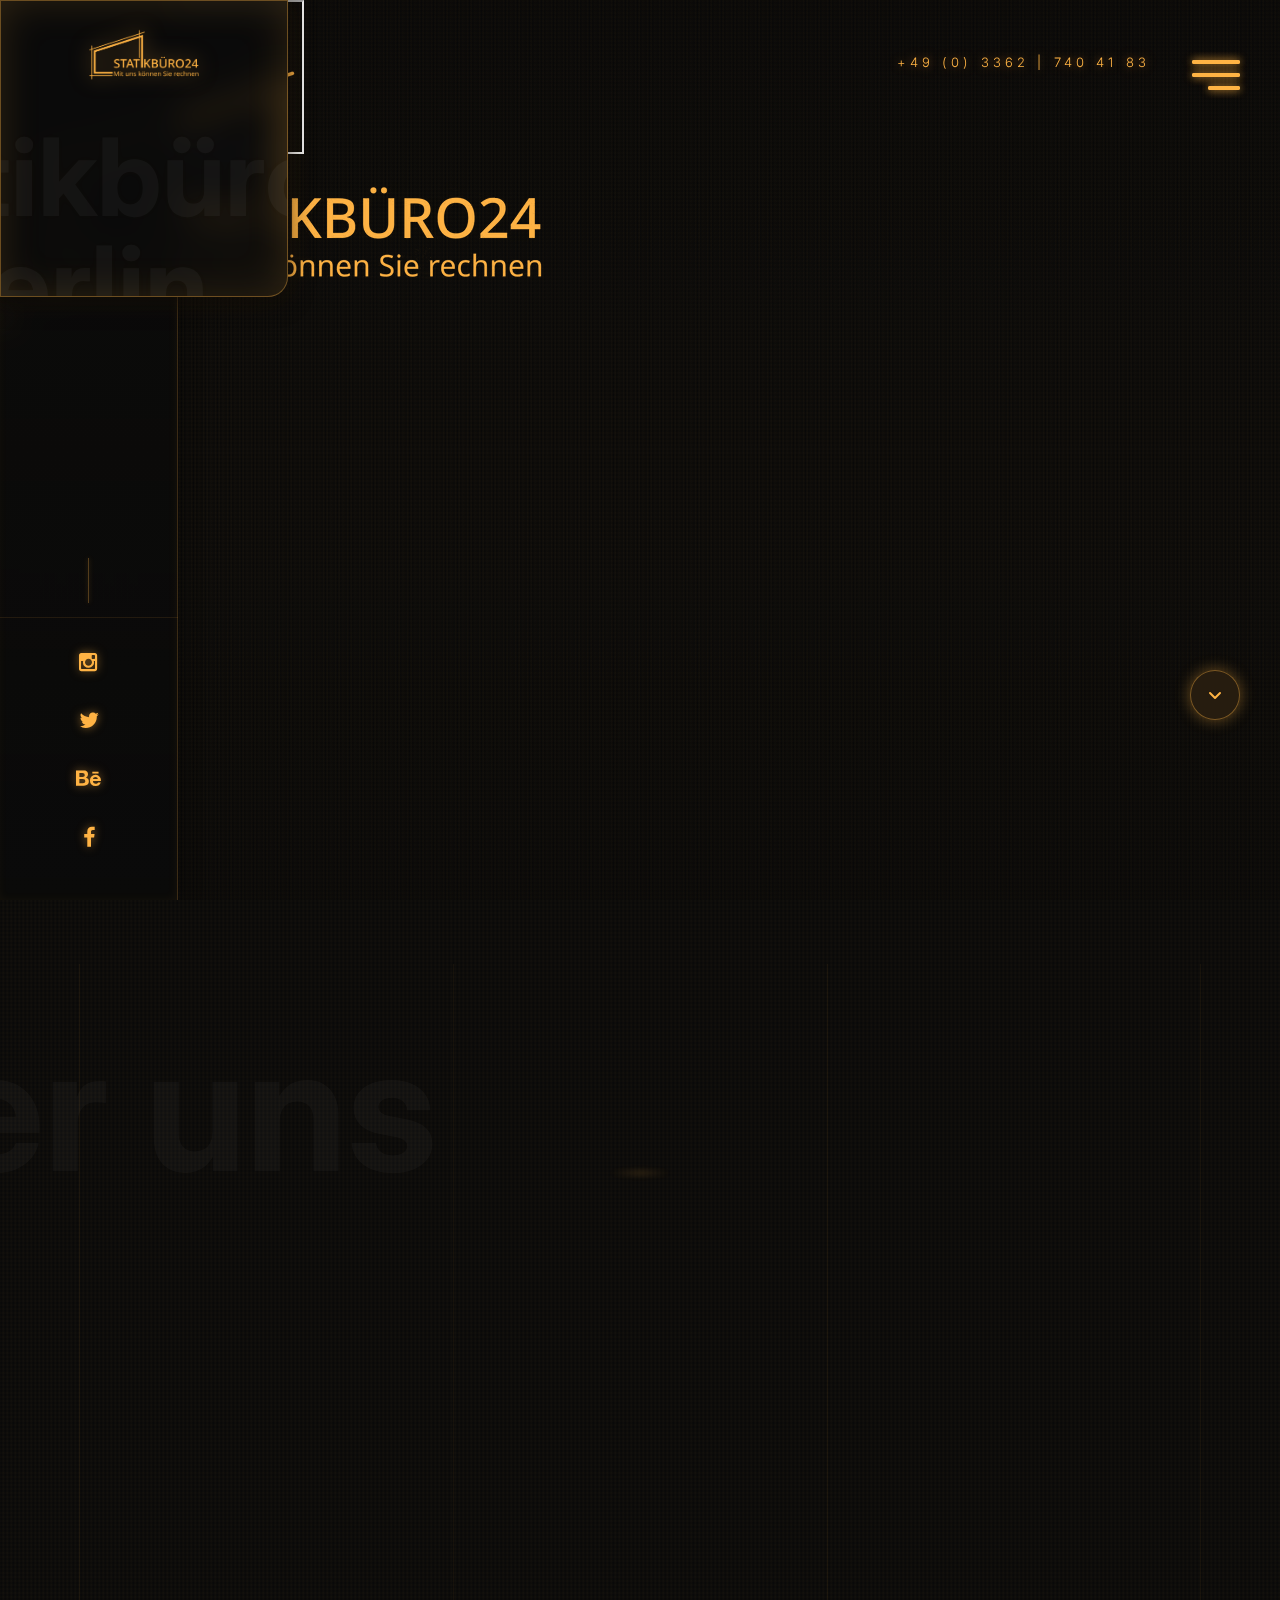
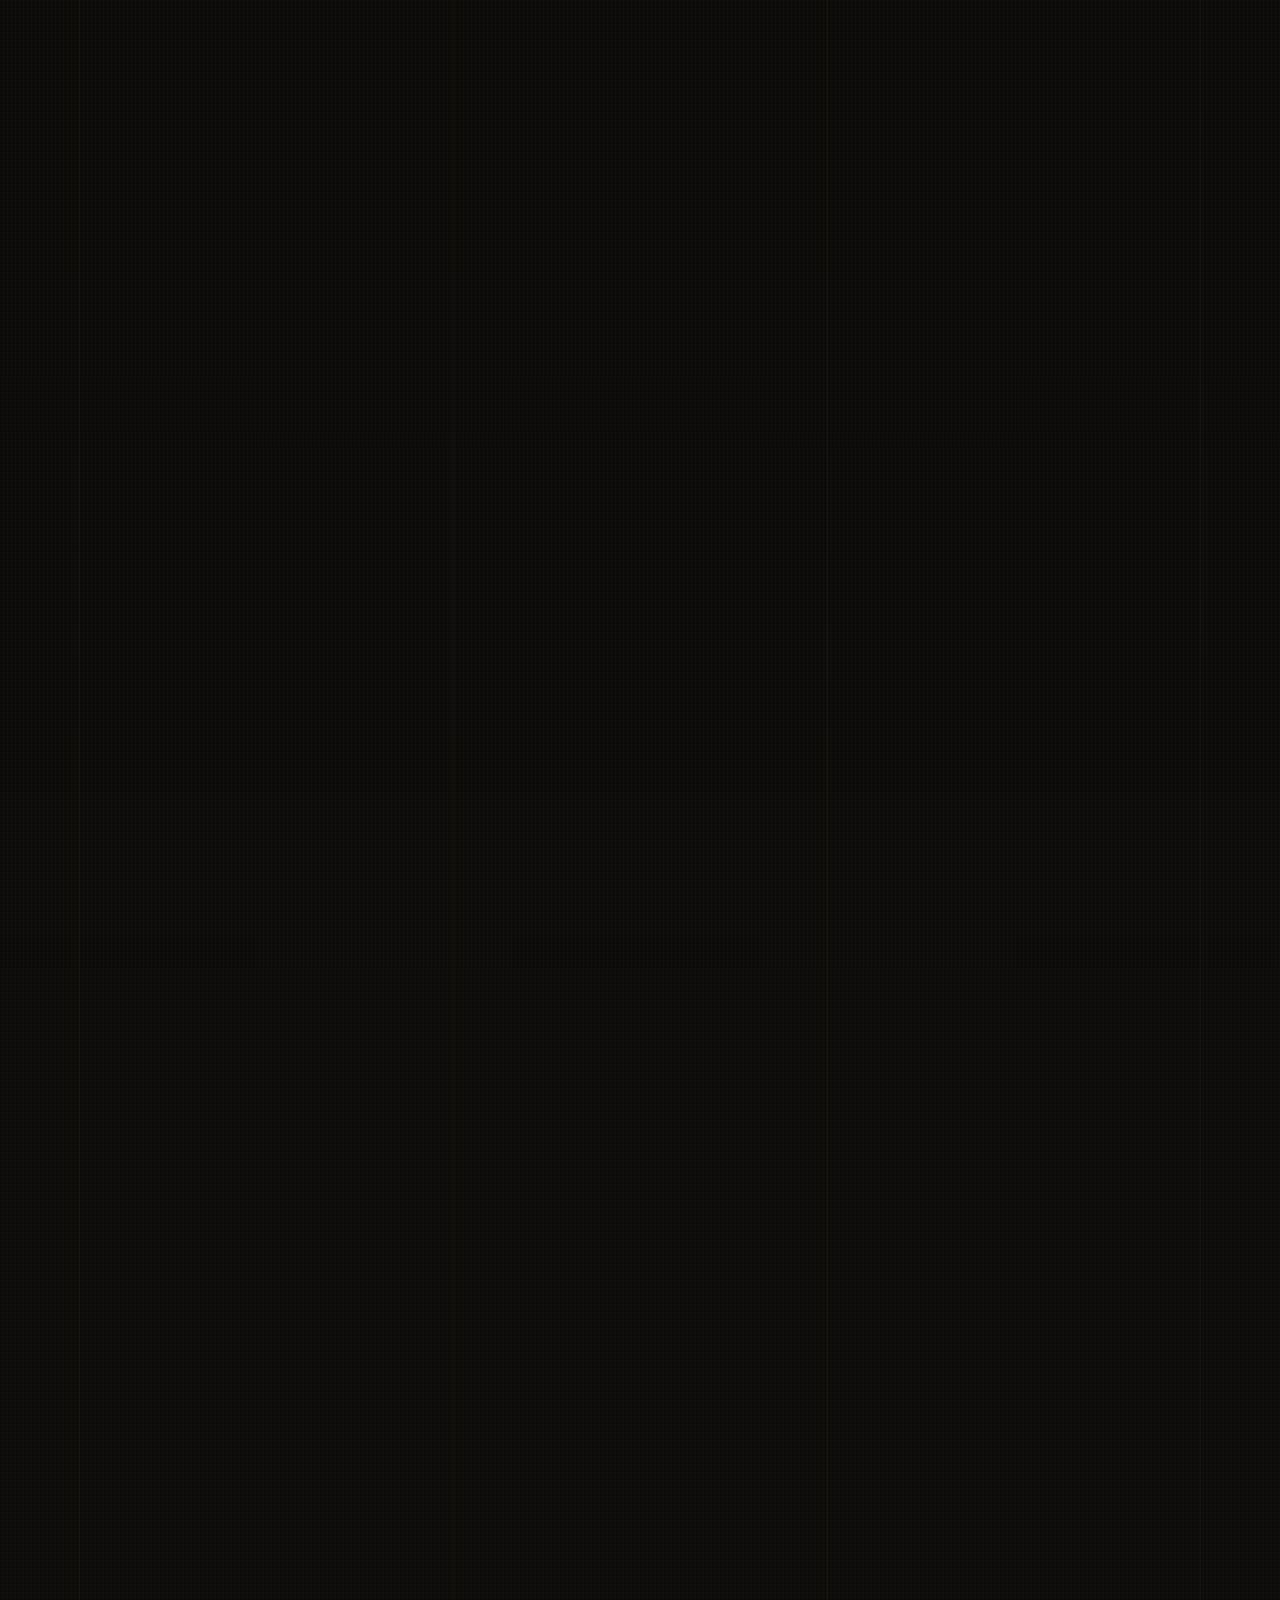
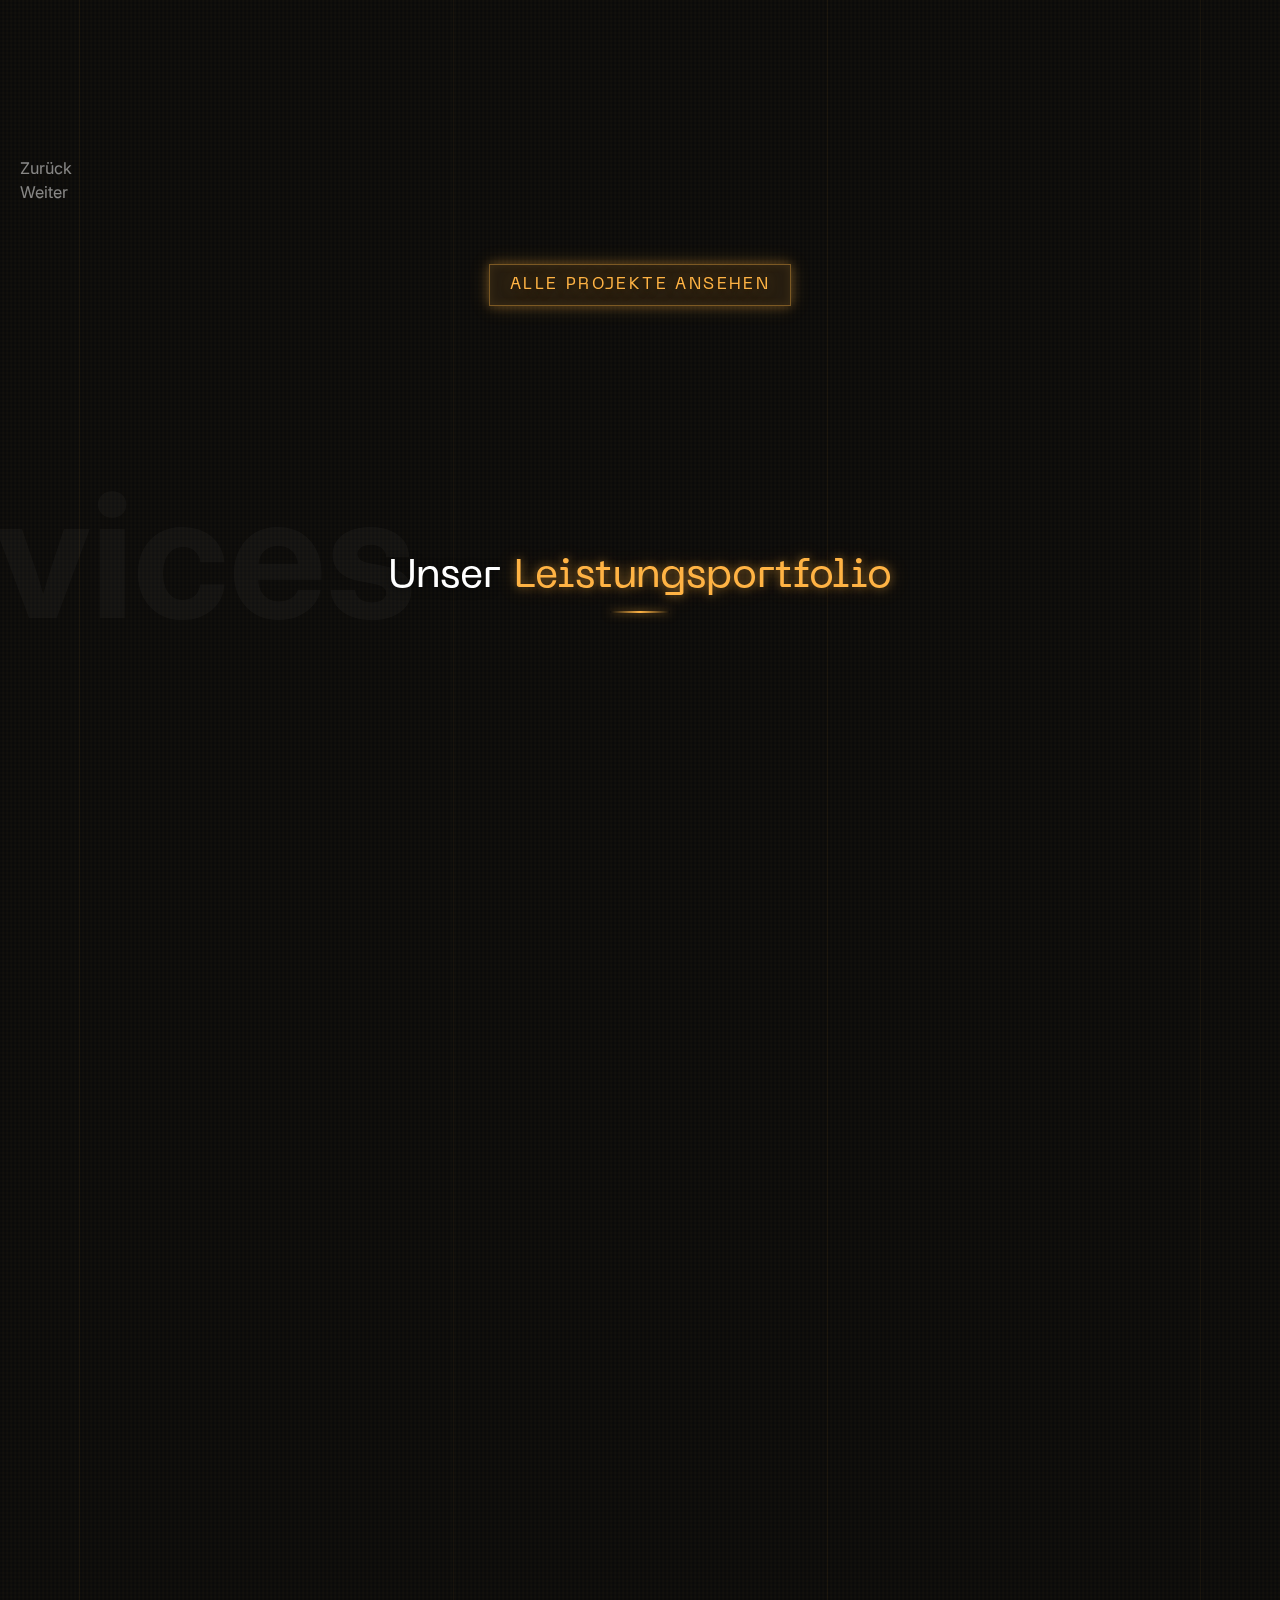
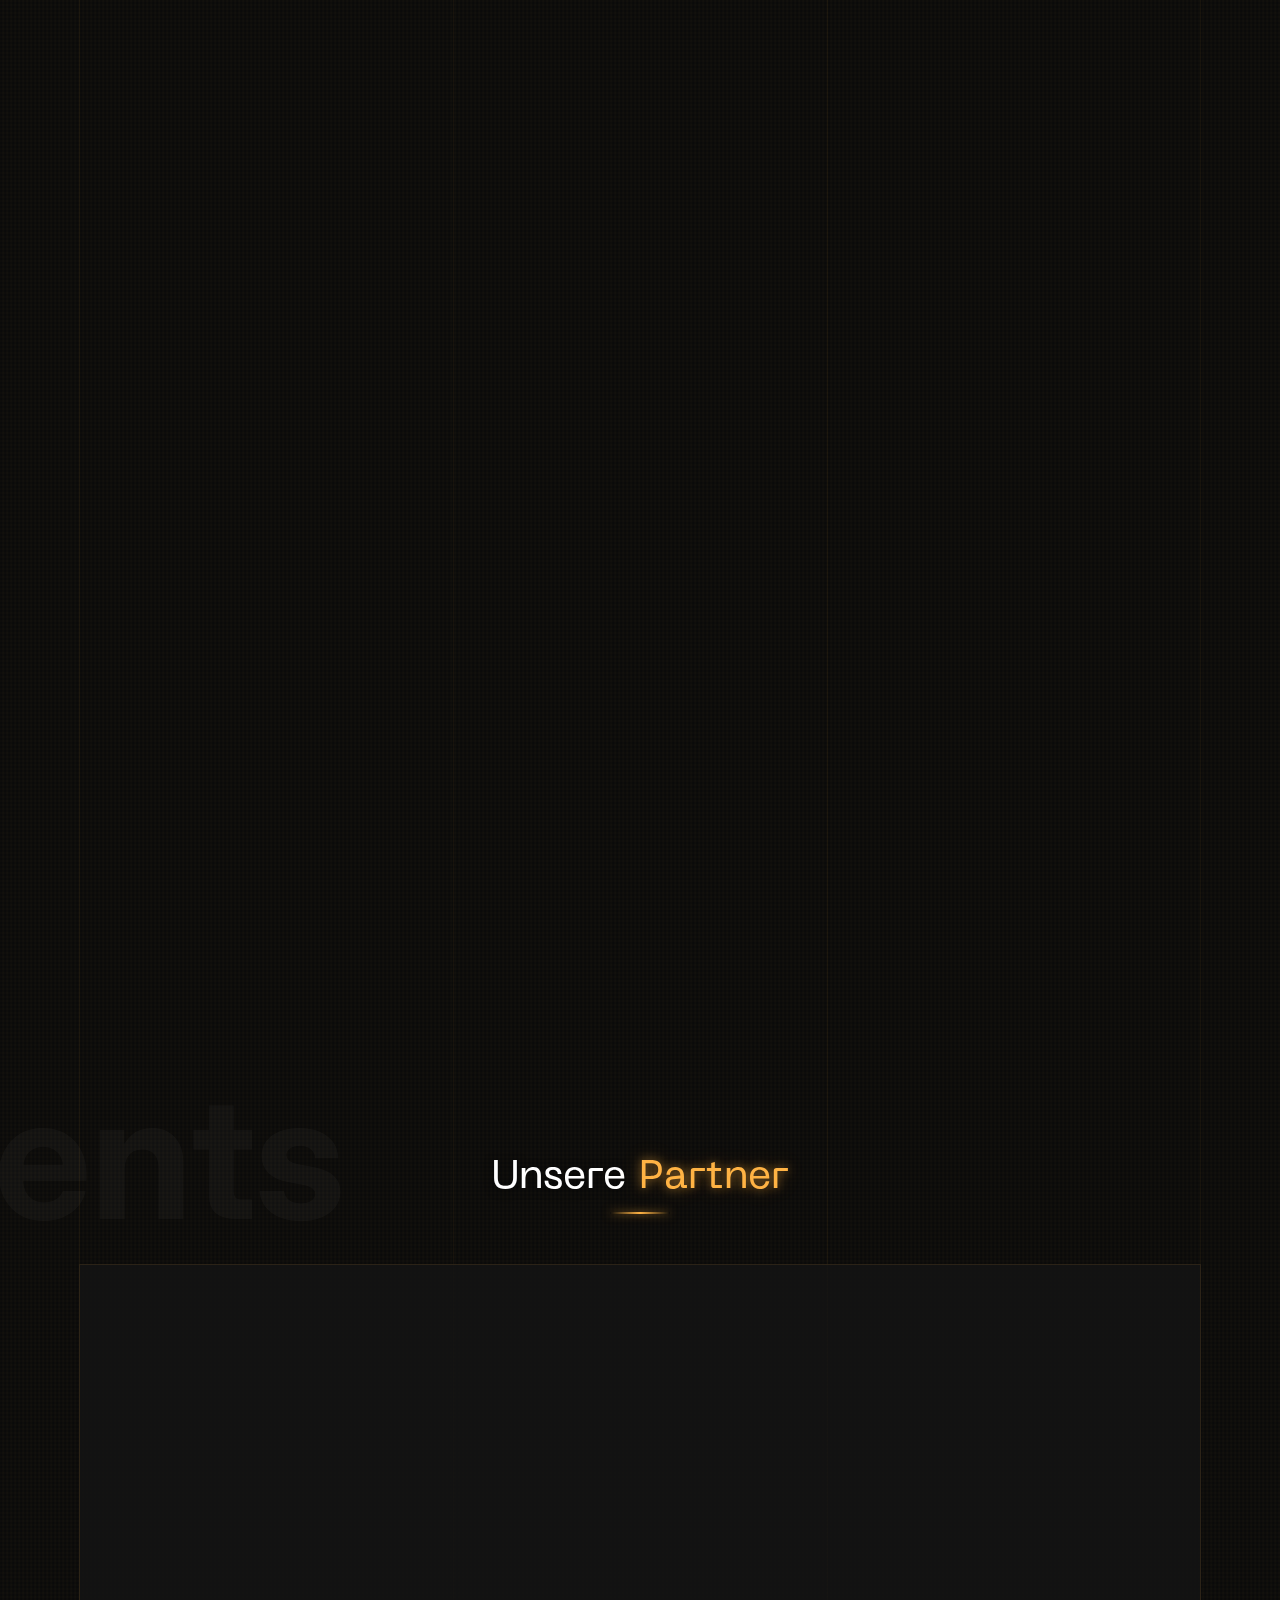
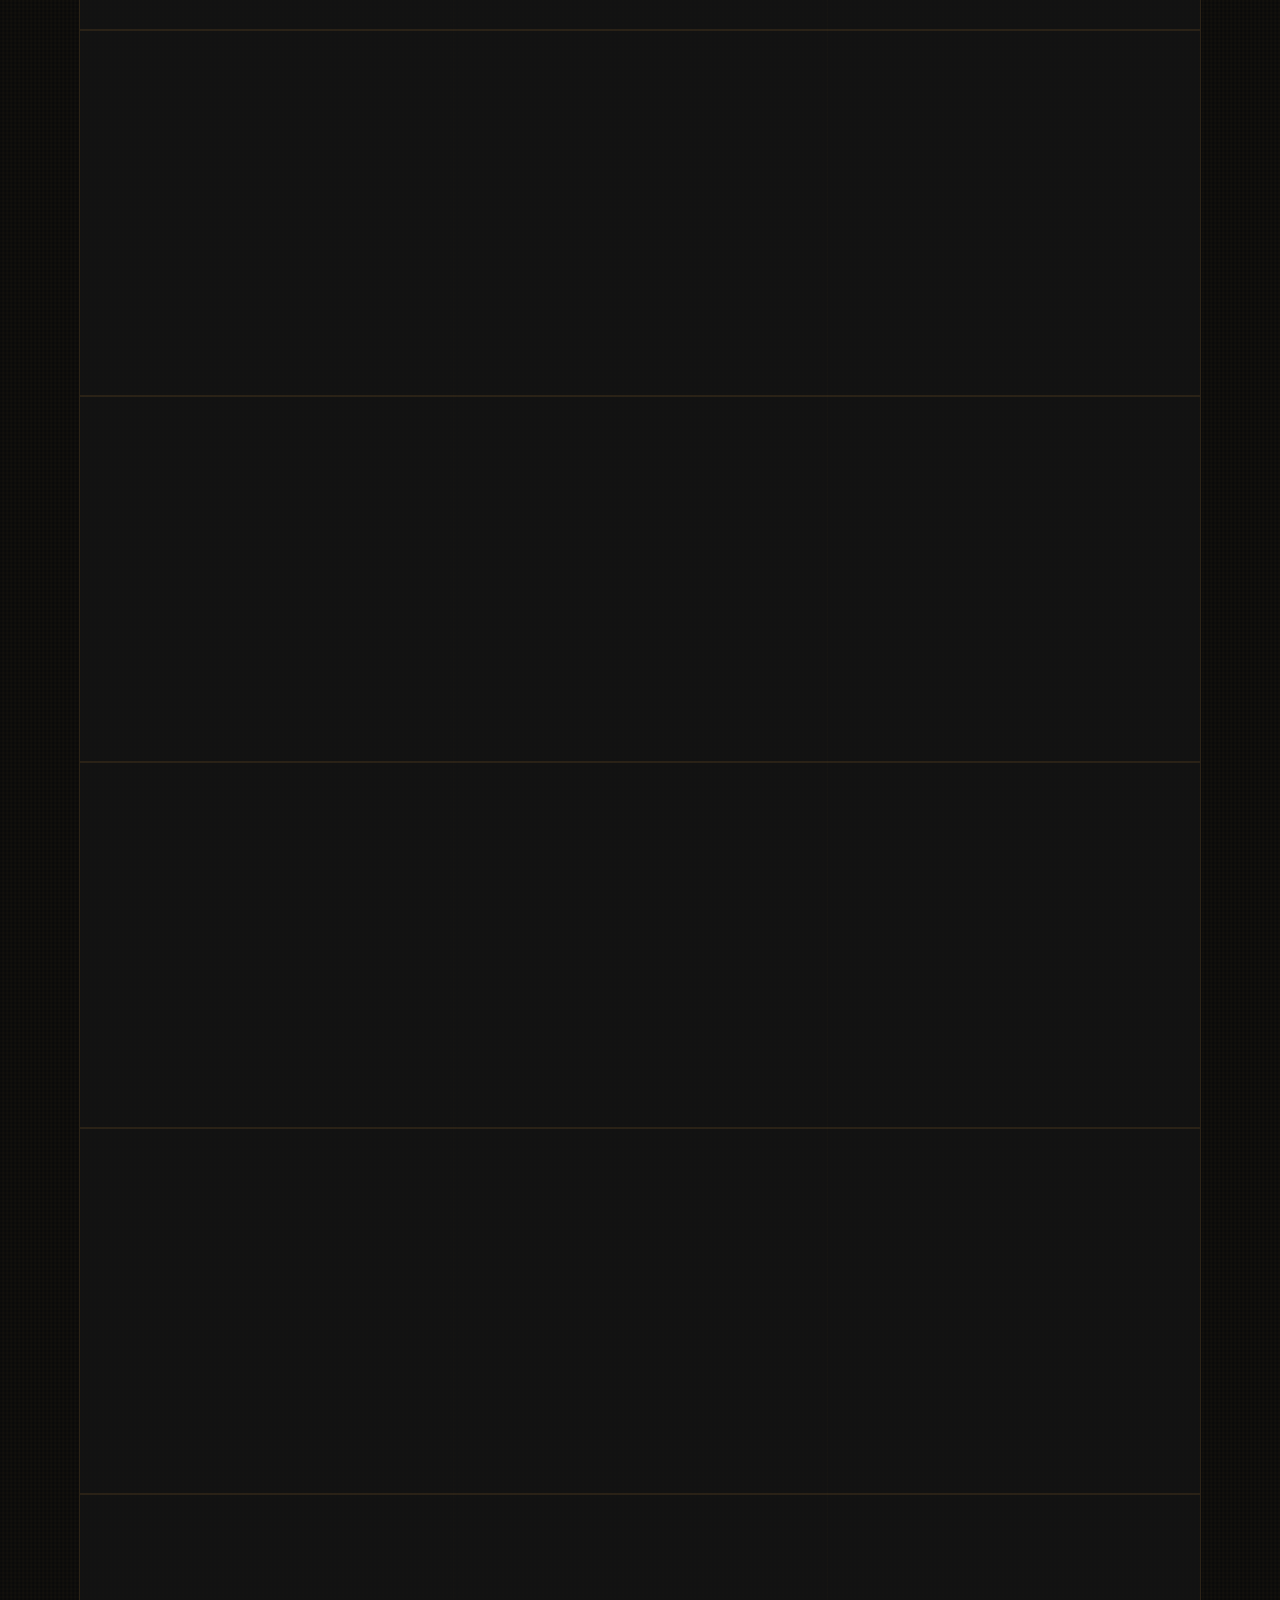
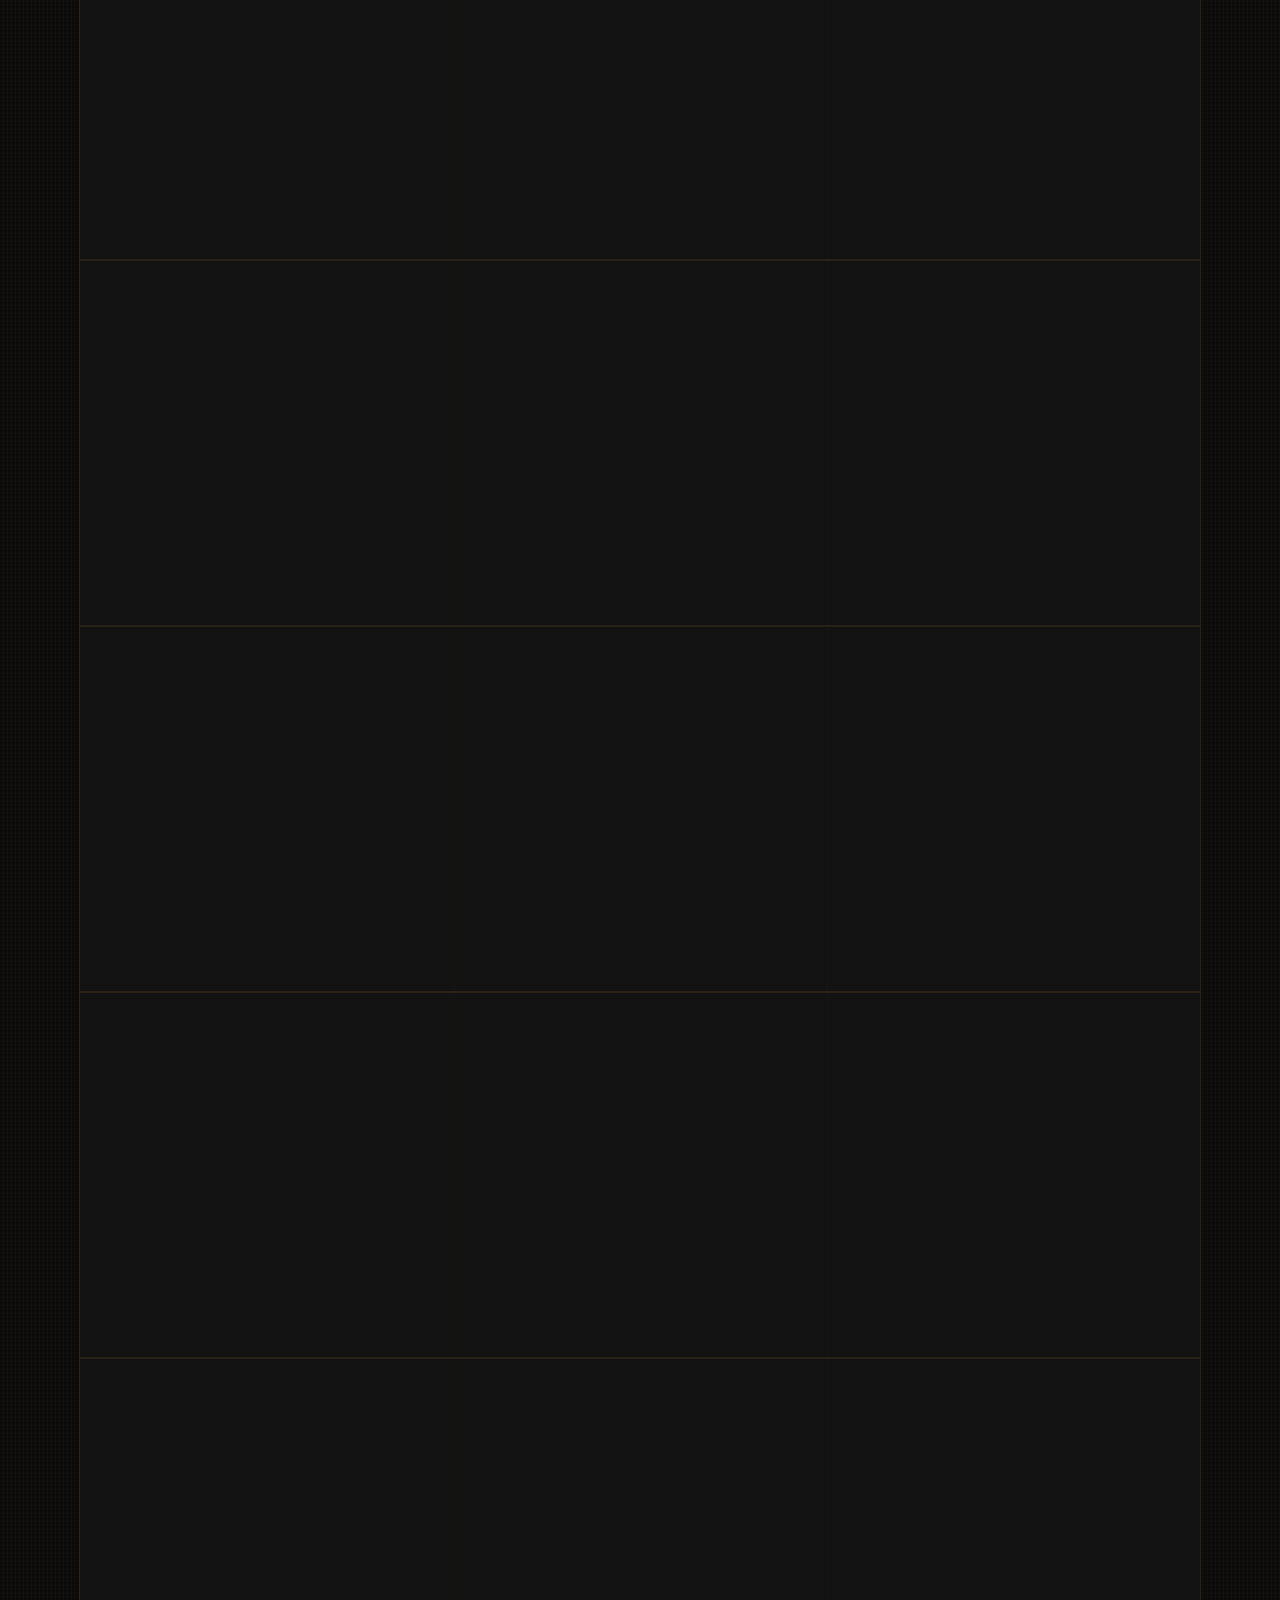
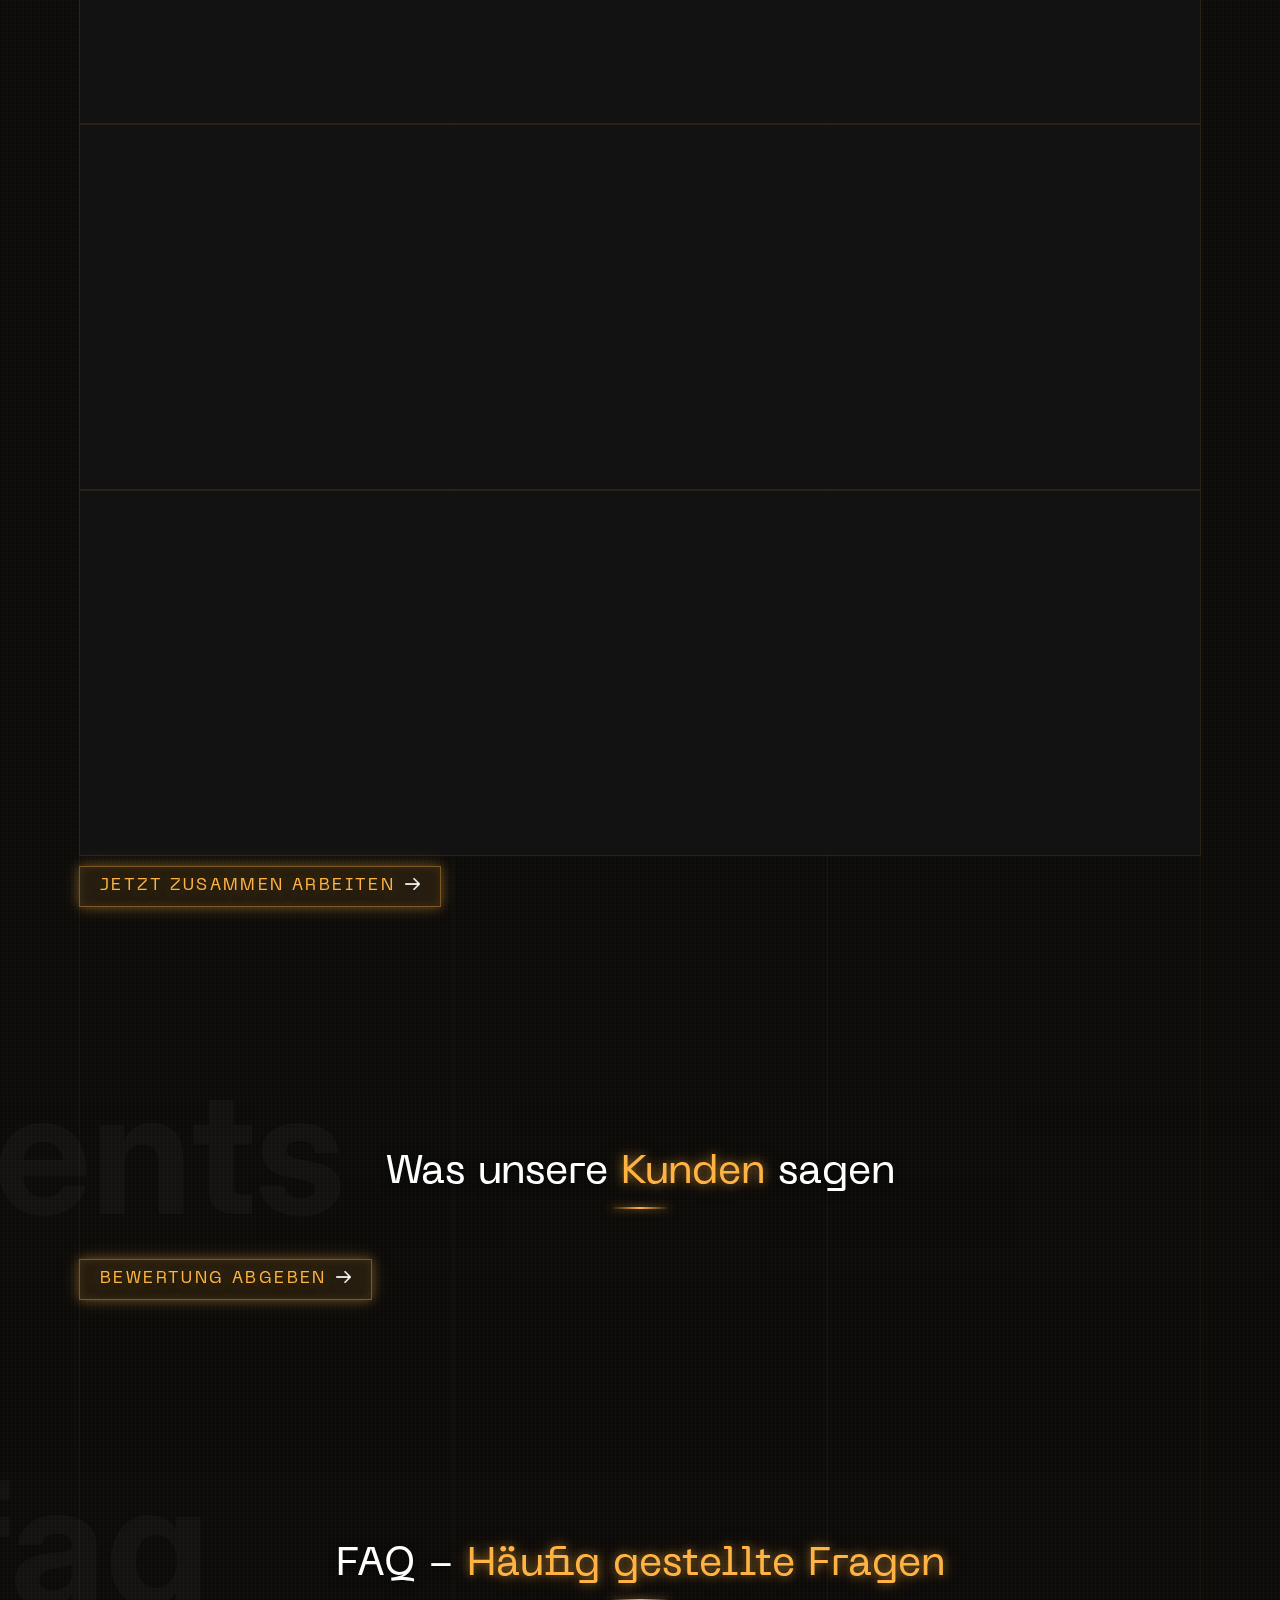
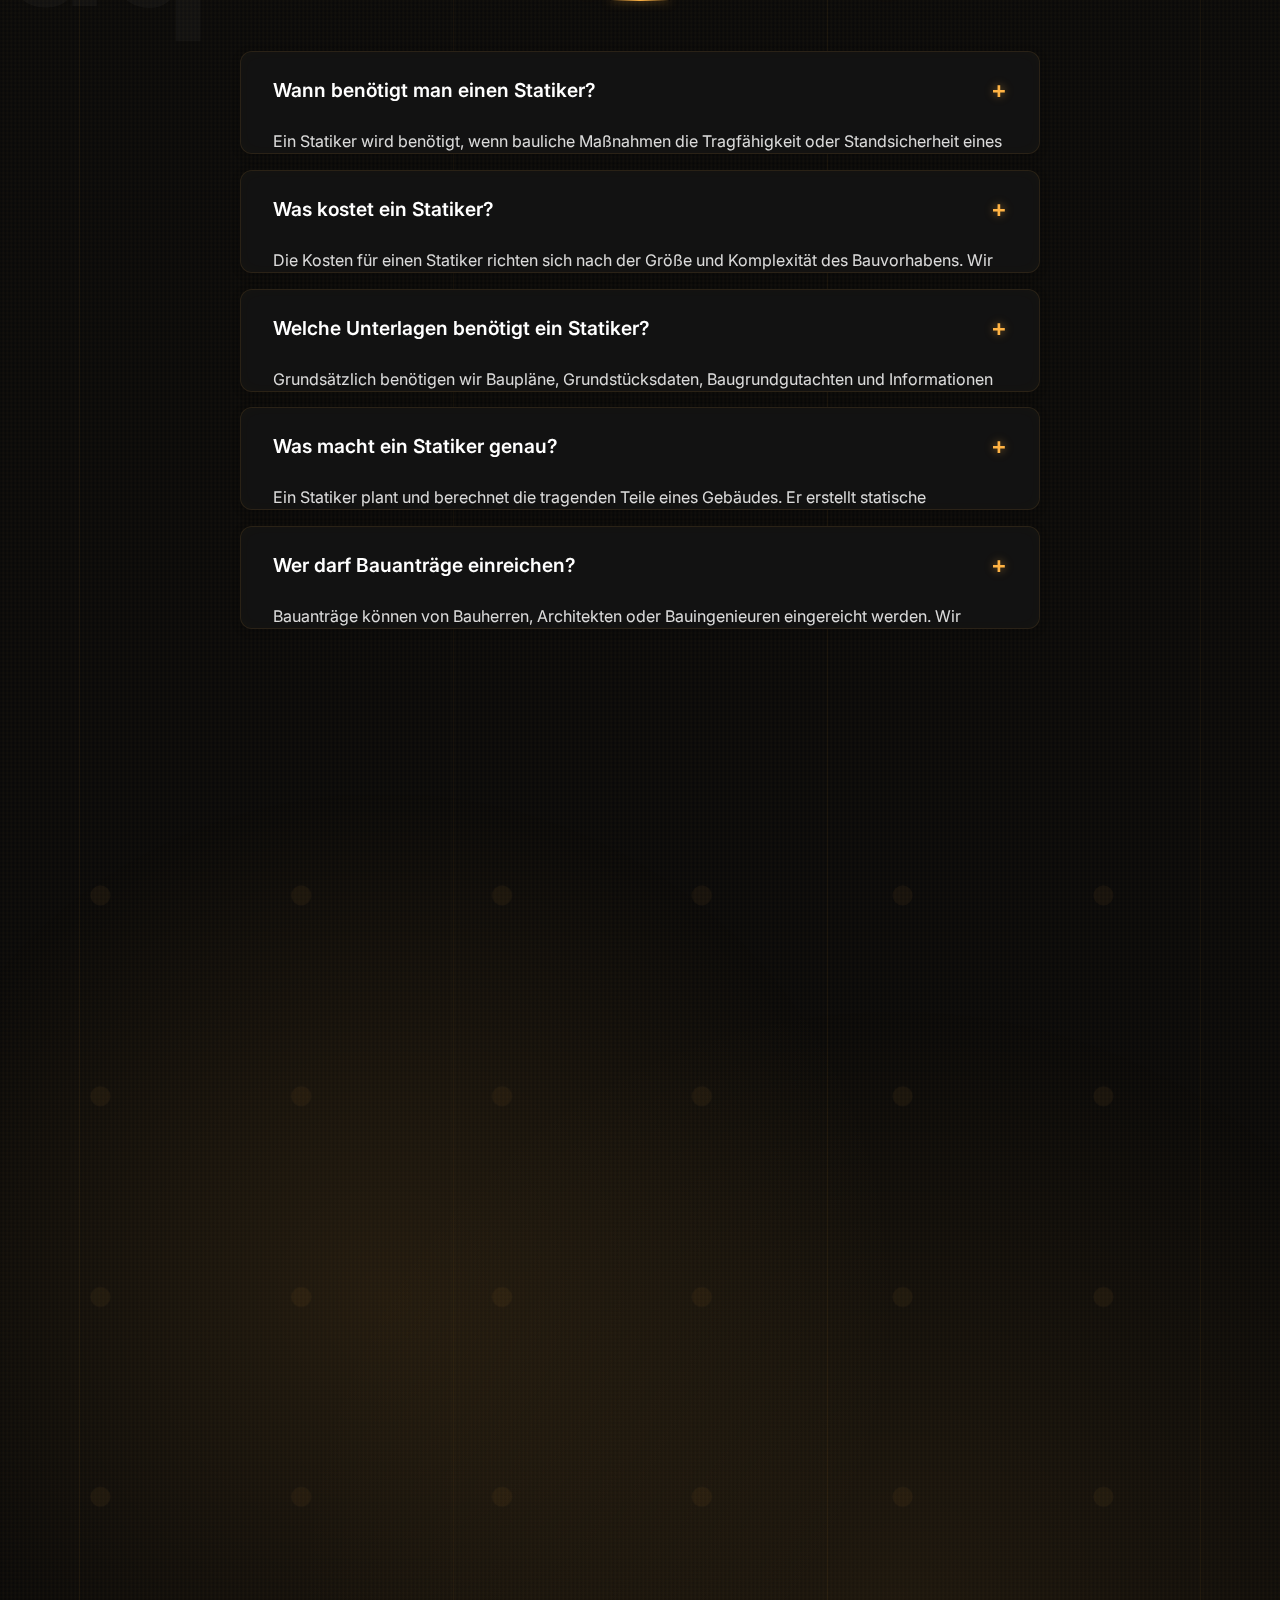
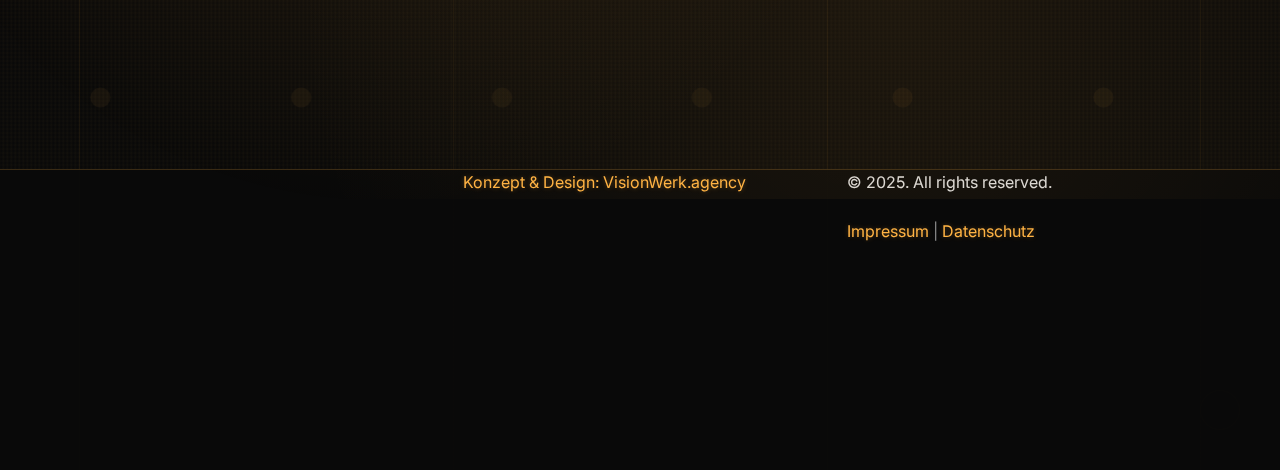
<file: statikb-ro-mobil-main/index.html>
<!DOCTYPE HTML>
<html lang="en">
<head>
<meta  charset="utf-8">
<meta name="viewport" content="width=device-width, initial-scale=1">
<meta name="description" content="Das Statikbüro 24 bietet professionelle Ingenieurleistungen im Bereich Statik und Bauwesen. Mit langjähriger Erfahrung in Planung, Berechnung und Überwachung von Bauprojekten sorgt das Unternehmen für sichere und wirtschaftliche Baukonstruktionen.">
<title>Statikbüro24 - Statik. Gutachten. Tragwerksplanung.</title> 

<!-- Favicons -->
<link rel="shortcut icon" href="statikbüro-favicon.png">


<link rel="preconnect" href="https://fonts.googleapis.com">
<link rel="preconnect" href="https://fonts.gstatic.com" crossorigin>
<!-- Fallback: Inter als ähnliche moderne Schriftart -->
<link href="https://fonts.googleapis.com/css2?family=Inter:wght@300;400;500;600;700&display=swap" rel="stylesheet">
<link href="css/style.css" rel="stylesheet" media="screen">
<link href="css/enhanced-styles.css" rel="stylesheet" media="screen">
<link href="css/des-inspiration.css" rel="stylesheet" media="screen">
<link href="css/liquid-glass.css" rel="stylesheet" media="screen">
<link href="css/neuemachina-font.css" rel="stylesheet" media="screen">
<link href="css/futuristic-design.css" rel="stylesheet" media="screen">
<link href="css/performance-animations.css" rel="stylesheet" media="screen">
<script>
// Verhindere direktes Springen zu Hash beim Laden der Seite
// Dies muss sehr früh ausgeführt werden, bevor der Browser springt
(function() {
  if (window.location.hash && window.location.hash !== '#top' && window.location.hash !== '') {
    // Speichere Hash
    var hash = window.location.hash;
    // Entferne Hash komplett aus URL, damit Browser nicht springt
    if (history.replaceState) {
      history.replaceState(null, null, window.location.pathname + window.location.search);
    } else {
      window.location.hash = '';
    }
    // Setze Scroll-Position auf oben - nur einmal, nicht aggressiv
    window.scrollTo(0, 0);
    if (document.documentElement) {
      document.documentElement.scrollTop = 0;
    }
    if (document.body) {
      document.body.scrollTop = 0;
    }
    
    // Speichere Hash für späteres Scrollen
    window._pendingHash = hash;
  }
})();
</script>
</head>
<body class="home-page">
  
    <!-- Loader -->

    <div class="loader">
      <div class="page-lines">
        <div class="container">
          <div class="col-line col-xs-4">
            <div class="line"></div>
          </div>
          <div class="col-line col-xs-4">
            <div class="line"></div>
          </div>
          <div class="col-line col-xs-4">
            <div class="line"></div>
            <div class="line"></div>
          </div>
        </div>
      </div>
      <div class="loader-brand"> 
        <div class="sk-folding-cube">
          <div class="sk-cube1 sk-cube"></div>
          <div class="sk-cube2 sk-cube"></div>
          <div class="sk-cube4 sk-cube"></div>
          <div class="sk-cube3 sk-cube"></div>
        </div>
      </div>
    </div>

    <!-- Header -->
    <header id="top" class="header-home">
        <div class="brand-panel">
          <a href="index.html" class="brand">
            <img class="brand-logo" style="width: 120px;" src="img/colored-logo.png" alt="Statikbüro24 Logo">
          </a>
          <div class="brand-name">Statikbüro Berlin</div>
          <div class="slide-number">
            <span class="current-number text-primary">0<span class="count">1</span></span>
            <sup><span class="delimiter">/</span> 0<span class="total-count"></span></sup>
          </div>
        </div>
        <div class="header-phone">+49 (0) 3362 | 740 41 83</div>
        <div class="vertical-panel"></div>
        <div class="vertical-panel-content">
          <div class="vertical-panel-info">
              <div class="line"></div>
           </div>
          <ul class="social-list">
            <li><a href="" class="fa fa-instagram"></a></li>
            <li><a href="" class="fa fa-twitter"></a></li>
            <li><a href="" class="fa fa-behance"></a></li>
            <li><a href="" class="fa fa-facebook"></a></li>
           </ul>  
        </div> 


        <!-- Navigation Desctop - DES.de Style -->

        <!-- Hamburger Menu Toggle -->
        <button class="hamburger-menu-toggle" id="hamburger-toggle" aria-label="Menü öffnen/schließen">
          <span class="hamburger-line"></span>
          <span class="hamburger-line"></span>
          <span class="hamburger-line"></span>
        </button>

        <nav class="navbar-desctop-des" id="desktop-nav-menu">
          <!-- Logo oben rechts -->
          <div class="nav-logo-top-right">
            <a href="index.html" class="brand-des">
              <img class="brand-logo" style="width: 120px;" src="img/colored-logo.png" alt="Statikbüro24 Logo">
            </a>
          </div>
          
          <!-- Zentrales vertikales Menü -->
          <div class="nav-menu-center">
            <ul class="nav-menu-vertical">
              <li class="nav-item-large">
                <a href="index.html">Interaktive Karte</a>
              </li>
              <li class="nav-item">
                <a href="#about" class="js-target-scroll">Über uns</a>
              </li>
              <li class="nav-item">
                <a href="projekte.html">Projekte</a>
              </li>
              <li class="nav-item has-submenu">
                <a href="projects.html">Leistungsportfolio</a>
                <ul class="nav-submenu">
                  <li><a href="projects.html#tragwerksplanung">Tragwerksplanung</a></li>
                  <li><a href="projects.html#standsicherheitsnachweis">Standsicherheitsnachweis</a></li>
                  <li><a href="projects.html#bauantrag">Bauantrag</a></li>
                  <li><a href="projects.html#bewehrungsplan">Bewehrungsplan</a></li>
                  <li><a href="projects.html#brandschutznachweis">Brandschutznachweis</a></li>
                  <li><a href="projects.html#schallschutznachweis">Schallschutznachweis</a></li>
                  <li><a href="projects.html#wärmeschutznachweis">Wärmeschutznachweis</a></li>
                  <li><a href="projects.html#energieausweis">Energieausweis</a></li>
                </ul>
              </li>
              <li class="nav-item">
                <a href="contacts.html">Kontakt</a>
              </li>
            </ul>
          </div>

          <!-- Vertikale Texte links -->
          <div class="nav-vertical-left">
            <div class="vertical-text">
              <a href="datenschutz.html">Datenschutz</a>
            </div>
            <div class="vertical-text">
              <a href="impressum.html">Impressum</a>
            </div>
            <div class="vertical-text">
              <span>© 2025</span>
            </div>
          </div>

          <!-- Sprache Selector unten mittig -->
          <div class="nav-language-center">
            <span class="lang-active">de</span> <span class="lang-separator">/</span> <span class="lang-inactive">en</span>
          </div>

          <!-- Social Media Icons unten rechts -->
          <div class="nav-social-bottom-right">
            <a href="" class="social-icon">in</a>
            <a href="" class="social-icon">k</a>
            <a href="" class="social-icon">f</a>
          </div>
        </nav>

        <!-- Navigation Mobile -->

        <nav class="navbar-mobile">
          <a href="index.html" class="brand">
            <img class="brand-logo" src="img/colored-logo.png" alt="Statikbüro24">
          </a>
          
          <div class="navbar-mobile-right">
            <a href="tel:+4933627404183" class="navbar-mobile-phone-btn">
              <span class="phone-btn-label">
                <i class="fa fa-phone"></i>
              </span>
            </a>
            
            <button class="hamburger-menu-toggle" id="hamburger-toggle-mobile" aria-label="Menü öffnen/schließen">
              <span class="hamburger-line"></span>
              <span class="hamburger-line"></span>
              <span class="hamburger-line"></span>
            </button>
          </div>
        </nav> 
      </header>

  <!-- Layout -->

  <div class="layout">
    
    <!-- Home / Hero Section -->
    
    <main class="main">
      <iframe
        class="frame"
        src="https://drone-map-ix8j.vercel.app/embed"
        allow="fullscreen"
        loading="lazy"
        title="Statikbüro 3D Drohnen Tour"
        referrerpolicy="no-referrer-when-downgrade"
        allowfullscreen>
      </iframe>
      
      <!-- Scroll Indicator -->
      <a href="#about" class="scroll-down-indicator js-target-scroll">
        <svg width="24" height="24" viewBox="0 0 24 24" fill="none" xmlns="http://www.w3.org/2000/svg">
          <path d="M7 10L12 15L17 10" stroke="#ffb344" stroke-width="2" stroke-linecap="round" stroke-linejoin="round"/>
        </svg>
      </a>
    </main>

    <div class="content">   
    
      <!-- About  -->

      <section id="about" style="margin-top: 4em;" class="about section">
        <div class="container">
          <header class="section-header">
            <h1 style="font-size: 50px;" class="projekte-hero-title slide-in-right">Experten für Statik und Tragwerksplanung<span class="text-primary">.</span></h1>
            <strong class="fade-title-left">Über uns</strong>
          </header>
          <div class="section-content">
            <div class="row-base row">
              <div class="col-base col-sm-6 col-md-4 slide-in-left delay-1">
                <h2 class="col-about-title"><span class="text-primary">Warum Statikbüro24?</span></h2>
                <div class="col-about-info">
                  <p>Willkommen beim Statikbüro24 – Ihrem zuverlässigen Partner für professionelle Tragwerksplanung und statische Berechnungen.<br>Wir bieten maßgeschneiderte Lösungen für Bauvorhaben aller Art, von Wohn- und Gewerbebauten bis hin zu anspruchsvollen Ingenieurbauten:</p>
                  <ul class="project-list-enhanced">
                    <li>Neubau</li>
                    <li>Stahlbetonbau</li>
                    <li>Mauerwerksbau</li>
                    <li>Bestandsbau</li>
                    <li>Holzbau</li>
                    <li>Wohnungsbau / Industrie / Gewerbe</li>
                    <li>Erweiterung / Aufstockung / Sanierung</li>
                  </ul>
                </div>
              </div>
              <div class="col-base col-about-spec col-sm-6 col-md-4 slide-in-up delay-2">
                <div class="service-item">
                  <img alt="" width="46" src="img/img-icon/icon-architecture.png" loading="lazy">
                  <h3>Erfahrung & Kompetenz</h3>
                  <p>Ein Team aus qualifizierten Statikern und Ingenieuren</p>
                </div>
                <div class="service-item">
                  <img alt="" width="58" src="img/img-icon/icon-interiors.png" loading="lazy">
                  <h3>Zuverlässigkeit & Präzision</h3>
                  <p>Planung nach höchsten Standards</p>
                </div>
                <div class="service-item">
                  <img alt="" width="58" src="img/img-icon/icon-planing.png" loading="lazy">
                  <h3>Digitale Prozesse</h3>
                  <p>Effiziente und schnelle Bearbeitung Ihrer Projekte</p>
                </div>
               
              </div>
              <div class="clearfix visible-sm"></div>
              <div class="col-base col-about-img col-sm-6 col-md-4 slide-in-right delay-3" style="filter: brightness(50%); /* Verringert die Helligkeit auf 50% */
    transition: filter 0.3s ease;">
                <img alt="" class="img-responsive" src="img/bg/380x370.jpg" loading="lazy">
            
              </div>
            </div>
          </div>
        </div>
      </section>

      <section class="projects section">
        <div class="container">
          <h2 class="section-title slide-in-left">Unseren letzten <span class="text-primary">Projekte</span></h2>
        </div>
        <div class="section-content">
          <div class="projects-carousel js-projects-carousel js-projects-gallery animate-stagger">
          <style>
            /* Mobile Zentrierung für Projekt-Elemente */
            @media (max-width: 991px) {
              .projects-carousel {
                margin: 0 auto;
                text-align: center;
              }
              
              .projects-carousel .owl-item {
                display: flex !important;
                justify-content: center !important;
                align-items: center !important;
                text-align: center !important;
              }
              
              .project,
              .project.project-light {
                margin: 0 auto !important;
                text-align: center !important;
                width: 100% !important;
                max-width: 100% !important;
                display: flex !important;
                flex-direction: column !important;
                align-items: center !important;
                justify-content: center !important;
              }
              
              .project figure {
                width: 100% !important;
                margin: 0 auto !important;
                text-align: center !important;
              }
              
              .project figure img {
                width: 100% !important;
                margin: 0 auto !important;
                display: block !important;
              }
              
              .project figcaption {
                text-align: center !important;
                margin: 2rem 1rem !important;
                left: 0 !important;
                right: 0 !important;
                display: flex !important;
                flex-direction: column !important;
                align-items: center !important;
                justify-content: center !important;
              }
              
              .project-title {
                text-align: center !important;
                left: auto !important;
                position: relative !important;
                width: 100%;
                margin: 0 auto;
              }
              
              .project-category {
                position: relative !important;
                left: auto !important;
                bottom: auto !important;
                transform: none !important;
                margin: 1rem 0 0 0 !important;
                text-align: center !important;
                letter-spacing: 0.2em !important;
              }
            }
          </style>
            <div class="project project-light slide-in-left">
              <a href="img/bg/Neubau-11-Parteienhauses-Tempelhof.jpg" title="Projekt 1">
                <figure>
                  <img alt="" src="img/bg/Neubau-11-Parteienhauses-Tempelhof.jpg" loading="lazy">
                  <figcaption>
                    <h3 class="project-title">
                      11-Parteienhauses in Berlin Tempelhof
                    </h3>
                    <h4 class="project-category">
                      Architektur
                    </h4>
                    <div class="project-zoom"></div>
                  </figcaption>
                </figure>
              </a>
            </div>
            <div class="project project-light slide-in-right">
              <a href="img/bg/Projekt-DB-Gleisquerung-Veddeljpg.jpg" title="Projekt 2">
                <figure>
                  <img alt="" src="img/bg/Projekt-DB-Gleisquerung-Veddeljpg.jpg" loading="lazy">
                  <figcaption>
                    <h3 class="project-title">
                      DB-Gleisquerung Veddel in Hamburg
                    </h3>
                    <h4 class="project-category">
                      Architektur
                    </h4>
                    <div class="project-zoom"></div>
                  </figcaption>
                </figure>
              </a>
            </div>
            <div class="project slide-in-left">
              <a href="img/bg/Neubau.jpg" title="Projekt 3">
                <figure>
                  <img alt="" src="img/bg/Neubau.jpg" loading="lazy">
                  <figcaption>
                    <h3 class="project-title">
                      Mehrfamilienhauses in Worms
                    </h3>
                    <h4 class="project-category">
                      Architektur
                    </h4>
                    <div class="project-zoom"></div>
                  </figcaption>
                </figure>
              </a>
            </div>
            <div class="project slide-in-right">
              <a href="img/bg/28-Parteien-Haus-Architektur.jpg" title="Projekt 4">
                <figure>
                  <img alt="" src="img/bg/28-Parteien-Haus-Architektur.jpg" loading="lazy">
                  <figcaption>
                    <h3 class="project-title">
                      28 Parteien Haus Bauzeit 1,5 Jahre
                    </h3>
                    <h4 class="project-category">
                      Architektur
                    </h4>
                    <div class="project-zoom"></div>
                  </figcaption>
                </figure>
              </a>
            </div>
          </div>
        </div>
        <div class="container" style="text-align: center; margin-top: 60px;">
          <a href="projekte.html" class="alle-projekte-button">
            <span class="alle-projekte-label">Alle Projekte ansehen</span>
          </a>
        </div>
        <style>
          .alle-projekte-button {
            display: inline-block;
            text-decoration: none;
            cursor: pointer;
          }
          
          .alle-projekte-label {
            position: relative;
            font-family: 'neueMachina', 'Neue Machina', sans-serif;
            font-size: 16px;
            font-weight: 400;
            letter-spacing: 0.15em;
            color: #ffb344 !important;
            text-transform: uppercase;
            white-space: nowrap;
            pointer-events: none;
            transition: all 0.4s cubic-bezier(0.4, 0, 0.2, 1);
            opacity: 1 !important;
            z-index: 2;
            text-shadow: 0 2px 8px rgba(0, 0, 0, 0.6), 0 0 15px rgba(255, 179, 68, 0.4);
            display: inline-block !important;
            visibility: visible !important;
            padding: 8px 20px;
            border: 1px solid rgba(255, 179, 68, 0.3);
            background: rgba(255, 179, 68, 0.08);
            backdrop-filter: blur(10px);
            position: relative;
            overflow: hidden;
            cursor: pointer;
            animation: pulseGlow 2s ease-in-out infinite;
          }
          
          .alle-projekte-label::before {
            content: '';
            position: absolute;
            top: 0;
            left: -100%;
            width: 100%;
            height: 100%;
            background: linear-gradient(90deg, transparent, rgba(255, 179, 68, 0.3), transparent);
            transition: left 0.6s ease;
          }
          
          .alle-projekte-button:hover .alle-projekte-label {
            color: #fff !important;
            transform: translateY(-3px);
            border-color: rgba(255, 179, 68, 0.6);
            background: rgba(255, 179, 68, 0.15);
            box-shadow: 0 4px 20px rgba(255, 179, 68, 0.4), 0 0 30px rgba(255, 179, 68, 0.2);
            text-shadow: 0 2px 10px rgba(0, 0, 0, 0.8), 0 0 25px rgba(255, 179, 68, 0.7);
            animation: none;
          }
          
          .alle-projekte-button:hover .alle-projekte-label::before {
            left: 100%;
          }
          
          @keyframes pulseGlow {
            0%, 100% {
              box-shadow: 0 2px 10px rgba(255, 179, 68, 0.3), 0 0 20px rgba(255, 179, 68, 0.1);
            }
            50% {
              box-shadow: 0 4px 20px rgba(255, 179, 68, 0.5), 0 0 30px rgba(255, 179, 68, 0.3);
            }
          }
        </style>
      </section>

      <!-- Services -->

      <section class="services-section projects section">
  <div class="container">
    <header class="section-header">
      <h2 class="section-title">Unser <span class="text-primary">Leistungsportfolio</span></h2>
      <strong class="fade-title-left">services</strong>
    </header>
  </div>

  <div class="section-content center-content grid-3">
    <div class="row-special row-services grid-3 animate-stagger">

      <!-- ROW 1 -->
      <div class="col-base col-service col-sm-6 col-md-4 wow fadeInUp breite slide-in-left">
        <div class="service-item">
          <img alt="" src="img/img-icon/icon-architecture.png" loading="lazy">
          <h3>Tragwerksplanung</h3>
          <p>Unsere Expertise in der Tragwerksplanung garantiert Ihnen innovative und sichere 
            Ingenieurlösungen für Ihr Bauprojekt. Vertrauen Sie auf unsere zuverlässige Fachberatung 
            für optimale Statik und Konstruktion!</p>
          <a href="projects.html#tragwerksplanung" class="btn btn-sm">Mehr erfahren</a>
        </div>
      </div>

      <div class="col-base col-service col-sm-6 col-md-4 wow fadeInUp slide-in-up" data-wow-delay="0.1s">
        <div class="service-item">
          <img alt="" src="img/img-icon/icon-interiors.png" loading="lazy">
          <h3>Standsicherheitsnachweis</h3>
          <p>Wir erstellen präzise Standsicherheitsnachweise für Ihr Bauvorhaben. 
            Mit modernster Software und erfahrenen Ingenieuren gewährleisten wir höchste Sicherheit, zuverlässige Berechnungen und optimale Statik für Ihr Projekt.</p>
          <a href="projects.html#standsicherheitsnachweis" class="btn btn-sm">Mehr erfahren</a>
        </div>
      </div>

      <div class="col-base col-service col-sm-6 col-md-4 wow fadeInUp position slide-in-right" data-wow-delay="0.2s">
        <div class="service-item">
          <img alt="" src="img/img-icon/icon-planing.png" loading="lazy">
          <h3>Bauantrag</h3>
          <p>Erfolgreicher Bauantrag – Grundlage für sicheren Hausbau. Die Statikprüfung ist unerlässlich. 
            Wir bieten umfassende Informationen, Unterstützung und gewährleisten eine reibungslose Genehmigung Ihres Bauvorhabens.</p>
          <a href="projects.html#bauantrag" class="btn btn-sm ">Mehr erfahren</a>
        </div>
      </div>

      <!-- ROW 2 -->
      <div class="col-base col-service col-sm-6 col-md-4 wow abstand fadeInUp slide-in-left" data-wow-delay="0.3s">
        <div class="service-item">
          <img alt="" src="img/img-icon/icon-planing.png" loading="lazy">
          <h3>Schallschutznachweis</h3>
          <p>Ein effektiver Schallschutz ist nicht nur häufig gesetzlich vorgeschrieben, sondern kann auch zukünftige Probleme bei Verkauf oder Vermietung vermeiden. 
            Daher ist ein gut durchdachtes Schallschutzkonzept für die meisten Bauvorhaben unerlässlich.</p>
          <a href="projects.html#schallschutznachweis" class="btn button btn-sm">Mehr erfahren</a>
        </div>
      </div>

      <div class="col-base col-service col-sm-6 col-md-4 abstand wow fadeInUp slide-in-up" data-wow-delay="0.4s">
        <div class="service-item">
          <img alt="" src="img/img-icon/icon-architecture.png" loading="lazy">
          <h3>Wärmeschutznachweis</h3>
          <p>Wir bieten den erforderlichen Wärmeschutznachweis nach GEG für antragspflichtige Bauvorhaben, der nur von qualifizierten Architekten und Bauingenieuren erstellt werden darf.
             Wir unterstützen Sie dabei, alle behördlichen Anforderungen zu erfüllen.</p>
          <a href="projects.html#wärmeschutznachweis" class="btn button btn-sm">Mehr erfahren</a>
        </div>
      </div>

      <div class="col-base col-service col-sm-6 col-md-4  abstand wow fadeInUp slide-in-right" data-wow-delay="0.5s">
        <div class="service-item">
          <img alt="" src="img/img-icon/icon-architecture.png" loading="lazy">
          <h3>Bewehrungsplan</h3>
          <p>Als professionelles Ingenieurbüro erstellen wir Bewehrungs- und Schalpläne für Ihre Bauprojekte. 
            Unser Leistungsspektrum umfasst zudem Positionspläne, Lasten- und Lastenabtragspläne sowie Konstruktionspläne im Stahlbau.</p>
          <a href="projects.html#bewehrungsplan" class="btn button btn-sm">Mehr erfahren</a>
        </div>
      </div>

      <!-- ROW 3 -->
      <div class="col-base col-service col-sm-6 col-md-4 wow fadeInUp slide-in-left" data-wow-delay="0.6s">
        <div class="service-item">
          <img alt="" src="img/img-icon/icon-interiors.png" loading="lazy">
          <h3>Energieausweis</h3>
          <p>Wissen Sie, ob Ihr Gebäude effizient oder energieintensiv ist? Ein Energieausweis schafft Klarheit. 
            Wir unterstützen Sie bei der energetischen Bewertung gemäß dem Gebäudeenergiegesetz (GEG) und entwickeln individuelle Lösungen für die Ausstellung von Energieausweisen.</p>
          <a href="projects.html#energieausweis" class="btn btn-sm">Mehr erfahren</a>
        </div>
      </div>

      <div class="col-base col-service col-sm-6 col-md-4 wow fadeInUp slide-in-right" data-wow-delay="0.7s">
        <div class="service-item">
          <img alt="" src="img/img-icon/icon-interiors.png" loading="lazy">
          <h3>Brandschutznachweis</h3>
          <p>Wir bieten professionelle Brandschutzplanung und -beratung für maximale Sicherheit Ihrer Gebäude – von Bürokomplexen bis Eigenheimen. 
            Vertrauen Sie auf unsere maßgeschneiderten Lösungen und unser erfahrenes Team!</p>
          <a href="projects.html#brandschutznachweis" class="btn btn-sm">Mehr erfahren</a>
        </div>
      </div>

    </div>
  </div>
</section>
  
      <!-- Clients  -->

      <section class="clients section">
        <div class="container">
          <header class="section-header">
            <h2 class="section-title">Unsere <span class="text-primary">Partner</span></h2>
            <strong class="fade-title-left">clients</strong>
          </header>
          <style>
            .client a img {
              width: 100px;
              border-radius: 12px;
            }
            
            /* Optimiertes Partner-Grid für Mobile */
            @media (max-width: 991px) {
              .clients-list {
                display: grid !important;
                grid-template-columns: repeat(4, 1fr) !important;
                gap: 1rem !important;
                margin: 0 !important;
                padding: 1rem 0.5rem !important;
                list-style: none !important;
              }
              
              .clients-list .client {
                display: flex !important;
                align-items: center !important;
                justify-content: center !important;
                padding: 0.75rem !important;
                margin: 0 !important;
                background: #323232;
                border-radius: 10px;
                transition: all 0.3s ease;
                min-height: 80px;
              }
              
              .clients-list .client:hover {
                transform: translateY(-3px);
                box-shadow: 0 4px 12px rgba(0, 0, 0, 0.3);
                background: #3a3a3a;
              }
              
              .clients-list .client a {
                display: flex;
                align-items: center;
                justify-content: center;
                width: 100%;
                height: 100%;
              }
              
              .clients-list .client a img {
                width: 70px !important;
                max-width: 100% !important;
                height: auto !important;
                opacity: 0.5;
                transition: all 0.3s ease;
                border-radius: 8px;
              }
              
              .clients-list .client:hover a img {
                opacity: 1;
                transform: scale(1.05);
              }
            }
            
            @media (max-width: 480px) {
              .clients-list {
                grid-template-columns: repeat(3, 1fr) !important;
                gap: 0.75rem !important;
                padding: 0.75rem 0.25rem !important;
              }
              
              .clients-list .client {
                padding: 0.5rem !important;
                min-height: 70px;
              }
              
              .clients-list .client a img {
                width: 60px !important;
              }
            }
            
            @media (min-width: 481px) and (max-width: 768px) {
              .clients-list {
                grid-template-columns: repeat(4, 1fr) !important;
                gap: 1rem !important;
              }
              
              .clients-list .client a img {
                width: 75px !important;
              }
            }
            
            @media (min-width: 769px) and (max-width: 991px) {
              .clients-list {
                grid-template-columns: repeat(5, 1fr) !important;
                gap: 1.2rem !important;
              }
              
              .clients-list .client a img {
                width: 85px !important;
              }
            }
          </style>
          <div class="section-content">
            <ul class="clients-list">
              <li class="client">
                <a href="#"><img alt="" src="img/partner-qudratisch/Arcadis_Logo_rgb.png" loading="lazy"></a>
              </li>
              <li class="client">
                <a href="#"><img alt="" src="img/partner-qudratisch/bonatti_logo.jpeg" loading="lazy"></a>
              </li>
              <li class="client">
                <a href="#"><img alt="" src="img/partner-qudratisch/favicon.png" loading="lazy"></a>
              </li>
              <li class="client">
                <a href="#"><img alt="" src="img/partner-qudratisch/goldbeck_logo.jpeg" loading="lazy"></a>
              </li>
              <li class="client">
                <a href="#"><img alt="" src="img/partner-qudratisch/image_17zj632m9lhrmrd.jpeg" loading="lazy"></a>
              </li>
              <li class="client">
                <a href="#"><img alt="" src="img/partner-qudratisch/kuenz_logo.jpeg" loading="lazy"></a>
              </li>
              <li class="client">
                <a href="#"><img alt="" src="img/partner-qudratisch/resonicgmbh_logo.jpeg" loading="lazy"></a>
              </li>
              <li class="client">
                <a href="#"><img alt="" src="img/partner-qudratisch/sener_logo.jpeg" loading="lazy"></a>
              </li>
              <li class="client">
                <a href="#"><img alt="" src="img/partner-qudratisch/technoteam_bildverarbeitung_gmbh_logo.jpeg" loading="lazy"></a>
              </li>
              <li class="client">
                <a href="https://www.dbinfrago.com/web/bahnhoefe/bahnhofs-und-stadtentwicklung/Objektentwicklung-und-Planung-11114164"><img alt="" src="img/partner-qudratisch/unnamed.jpg" loading="lazy"></a>
              </li>
               <li class="client">
                <a href="#"><img alt="" src="img/partner-qudratisch/unnamed.png" loading="lazy"></a>
              </li>
               <li class="client">
                <a href="#"><img alt="" src="img/partner-qudratisch/wsp_in_germany_logo.jpeg" loading="lazy"></a>
              </li>
            </ul>
          </div>
          <div>
            <a href="contacts.html" class="btn btn-shadow-2">Jetzt zusammen arbeiten<i class="icon-next"></i></a>
          </div>
        </div>
      </section>

      <section class="clients section">
        <div class="container">
          <header class="section-header">
            <h2 class="section-title">Was unsere <span class="text-primary">Kunden</span> sagen</h2>
            <strong class="fade-title-left">clients</strong>
          </header>
          <!-- Elfsight Google Reviews | Untitled Google Reviews -->
          <div class="section-content">
            <script src="https://elfsightcdn.com/platform.js" ></script>
            <div class="elfsight-app-ead9122e-f2bf-4770-8f37-ee1a083c4c4d" ></div>
          </div>
          <div class="button-div">
            <a href="https://maps.app.goo.gl/rF9WZVQ9SBgsgTk18" class="btn btn-shadow-2">Bewertung abgeben<i class="icon-next"></i></a>
          </div>
        </div>
      </section>

      <!-- FAQ Section -->

      <section class="faq section">
        <div class="container">
          <header class="section-header">
            <h2 class="section-title">FAQ - <span class="text-primary">Häufig gestellte Fragen</span></h2>
            <strong class="fade-title-left">faq</strong>
          </header>
          <div class="section-content">
            <div class="row-base row">
              <div class="col-base col-md-12">
                <div class="faq-list">
                  <div class="faq-item-enhanced">
                    <button class="faq-question-enhanced">Wann benötigt man einen Statiker?</button>
                    <div class="faq-answer-enhanced">
                      <p>Ein Statiker wird benötigt, wenn bauliche Maßnahmen die Tragfähigkeit oder Standsicherheit eines Gebäudes beeinträchtigen könnten. Dies ist bei Neubauten, Umbauten, Aufstockungen oder größeren Sanierungen der Fall. Wir beraten Sie gerne über die Notwendigkeit einer statischen Berechnung für Ihr spezifisches Bauvorhaben.</p>
                    </div>
                  </div>
                  <div class="faq-item-enhanced">
                    <button class="faq-question-enhanced">Was kostet ein Statiker?</button>
                    <div class="faq-answer-enhanced">
                      <p>Die Kosten für einen Statiker richten sich nach der Größe und Komplexität des Bauvorhabens. Wir bieten Ihnen innerhalb von 24 Stunden nach Ihrer Kontaktaufnahme ein unverbindliches Angebot. Unsere Preise sind transparent und fair - ohne versteckte Kosten.</p>
                    </div>
                  </div>
                  <div class="faq-item-enhanced">
                    <button class="faq-question-enhanced">Welche Unterlagen benötigt ein Statiker?</button>
                    <div class="faq-answer-enhanced">
                      <p>Grundsätzlich benötigen wir Baupläne, Grundstücksdaten, Baugrundgutachten und Informationen über die geplante Nutzung. Bei einem ersten Gespräch klären wir gemeinsam, welche spezifischen Unterlagen für Ihr Projekt erforderlich sind. Wir unterstützen Sie auch bei der Beschaffung fehlender Dokumente.</p>
                    </div>
                  </div>
                  <div class="faq-item-enhanced">
                    <button class="faq-question-enhanced">Was macht ein Statiker genau?</button>
                    <div class="faq-answer-enhanced">
                      <p>Ein Statiker plant und berechnet die tragenden Teile eines Gebäudes. Er erstellt statische Berechnungen, Standsicherheitsnachweise und Bewehrungspläne, um die Sicherheit und Stabilität des Bauwerks zu gewährleisten. Zusätzlich berät er bei der Materialauswahl und Konstruktionsoptimierung.</p>
                    </div>
                  </div>
                  <div class="faq-item-enhanced">
                    <button class="faq-question-enhanced">Wer darf Bauanträge einreichen?</button>
                    <div class="faq-answer-enhanced">
                      <p>Bauanträge können von Bauherren, Architekten oder Bauingenieuren eingereicht werden. Wir unterstützen Sie bei der Zusammenstellung aller erforderlichen Unterlagen für Ihren Bauantrag und begleiten Sie durch den gesamten Genehmigungsprozess.</p>
                    </div>
                  </div>
                </div>
              </div>
            </div>
          </div>
        </div>
      </section>

      <!-- Enhanced Contacts -->
      <section class="contact-enhanced scroll-animate">
        <div class="container">
          <header class="section-header-enhanced">
            <h2 class="section-title-enhanced slide-in-right" style="color: white;">Starten Sie <span style="color: #ffb344;">Ihr Projekt</span> mit uns</h2>
            <p class="section-subtitle-enhanced slide-in-left delay-1" style="color: rgba(255,255,255,0.7);">Sie sind Bauträger, Bauherr, Architekt oder Projektentwickler? Dann können Sie uns jederzeit telefonisch erreichen oder bequem über unser Kontaktformular mit uns in Verbindung treten.</p>
          </header>
          <div class="section-content">
            <div class="row-base row">
              <div class="col-address col-base col-md-4 slide-in-left delay-2">
                <h4 style="color: white;">Kontakt</h4>
                <p><strong style="color: #ffb344;">Hauptgeschäftsstelle Berlin</strong></p>
                <p>Franz-Ehrlich-Straße 12<br>
                12489 Berlin</p>
                <p>Mobil: +49 (0) 151 685 135 53<br>
                Büro: +49 (0) 3362 740 41 83<br>
                E-Mail: info@statikbuero-24.de</p>
              </div>
              <div class="col-base col-md-8 slide-in-right delay-3">
                <div class="contact-form-enhanced">
                  <form class="js-ajax-form">
                    <div class="row-field row">
                      <div class="col-field col-sm-6">
                        <div class="form-group-enhanced">
                          <input type="text" class="form-control-enhanced" name="name" required placeholder="Name/Ansprechpartner *">
                        </div>
                      </div>
                      <div class="col-field col-sm-6">
                        <div class="form-group-enhanced">
                          <input type="email" class="form-control-enhanced" name="email" required placeholder="E-Mail-Adresse *">
                        </div>
                      </div>
                      <div class="col-field col-sm-6">
                        <div class="form-group-enhanced">
                          <input type="tel" class="form-control-enhanced" name="phone" placeholder="Telefonnummer/Erreichbarkeit">
                        </div>
                      </div>
                      <div class="col-field col-sm-6">
                        <div class="form-group-enhanced">
                          <input type="text" class="form-control-enhanced" name="company" placeholder="Unternehmen">
                        </div>
                      </div>
                      <div class="col-field col-sm-12">
                        <div class="form-group-enhanced">
                          <textarea class="form-control-enhanced" name="message" placeholder="Ihre Nachricht" rows="5"></textarea>
                        </div>
                      </div>
                      <div class="col-message col-field col-sm-12">
                        <div class="form-group-enhanced">
                          <div class="success-message"><i class="fa fa-check text-primary"></i> Vielen Dank! Ihre Nachricht wurde erfolgreich gesendet...</div>
                          <div class="error-message">Entschuldigung, es ist ein Fehler aufgetreten</div>
                        </div>
                      </div>
                    </div>
                    <div class="form-submit text-right">
                      <button type="submit" class="btn-enhanced">Senden</button>
                    </div>
                  </form>
                </div>
              </div>
            </div>
          </div>
        </div>
      </section>

      <!-- Footer -->

      <footer id="footer" class="footer">     
        <div class="container">
          <div class="row-base row">
            <div class="col-base text-left-md col-md-4">
              <a href="index.html" class="brand">
                <img class="brand-logo" style="width: 120px;" src="img/colored-logo.png" alt="Statikbüro24 Logo">
              </a>
            </div>
            <div class="text-center-md col-base col-md-4">
              <a href="https://visionwerk.agency/" class="author-link">
                Konzept & Design: VisionWerk.agency
              </a>
            </div>
            <div class="text-right-md col-base col-md-4">
              <div class="footer-links-wrapper">
                <p class="footer-copyright">© 2025. All rights reserved.</p>
                <div class="footer-links">
                  <a href="impressum.html" class="footer-link">Impressum</a>
                  <span class="footer-separator">|</span>
                  <a href="datenschutz.html" class="footer-link">Datenschutz</a>
                </div>
              </div>
            </div>
          </div>
        </div>
      </footer>

      <!-- Lines -->

      <div class="page-lines">
        <div class="container">
          <div class="col-line col-xs-4">
            <div class="line"></div>
          </div>
          <div class="col-line col-xs-4">
            <div class="line"></div>
          </div>
          <div class="col-line col-xs-4">
            <div class="line"></div>
            <div class="line"></div>
          </div>
        </div>
      </div>
    </div>
  </div>

<!-- SCRIPTS -->

<script src="js/perf-helpers.js" defer></script>
<script src="js/jquery.min.js"></script>
<script src="js/bootstrap.min.js"></script>
<script src="js/smoothscroll.js" defer></script>
<script src="js/jquery.validate.min.js" defer></script>
<script src="js/wow.min.js" defer></script>
<script src="js/jquery.stellar.min.js" defer></script>
<script src="js/jquery.magnific-popup.js" defer></script>
<script src="js/owl.carousel.min.js" defer></script>
<script src="js/interface.js" defer></script>
<script src="js/scroll-animations.js" defer></script>

<style>
.grid-3 {
  width: 100%;
  display: grid;
  grid-template-columns: 1fr 1fr 1fr;
}

.col-service{
  width: 100%;
}

.center-content {
  display: flex;
  justify-content: center;
}

.row::before {
  content: none !important;
  display: none !important;
}

.position{
  padding-right: -40px;
}

.row-special{
  margin-top: -80px;
}

.service-item {
    display: flex;
    flex-direction: column;
    height: 100%;
    align-items: center;
    text-align: center;
}

.service-item p {
    flex-grow: 1;
}

.service-item a {
    margin-top: auto;
}

.abstand{
  padding-top:20px;
}

.service-icon {
    height: 120px;   /* gleiche Fläche für alle Icons */
    display: flex;
    align-items: center;
    justify-content: center;
    margin-bottom: 10px;
}

.service-item h4 {
    min-height: 40px; /* Fixe Mindesthöhe für Überschriften */
    display: flex;
    align-items: center;
    justify-content: center;
}

/* Mobile Optimierungen für Service-Kästchen */
@media (max-width: 991px) {
  .service-item {
    height: auto !important;
    min-height: auto !important;
    padding: 2rem 1.5rem !important;
    margin-bottom: 1.5rem;
    background: var(--background-card, #323232);
    border-radius: 12px;
    box-shadow: 0 4px 15px rgba(0, 0, 0, 0.2);
    transition: none !important;
  }
  
  .service-item:hover {
    transform: none !important;
    box-shadow: 0 4px 15px rgba(0, 0, 0, 0.2) !important;
  }
  
  .service-item img {
    max-width: 60px;
    height: auto;
    margin: 0 auto 1.5rem;
    display: block;
  }
  
  .service-item h4 {
    min-height: auto !important;
    font-size: 1.2rem;
    margin: 0 0 1rem 0;
    line-height: 1.3;
  }
  
  .service-item p {
    flex-grow: 0;
    font-size: 0.95rem;
    line-height: 1.6;
    margin-bottom: 1.5rem;
    text-align: left;
  }
  
  .service-item .btn {
    width: 100%;
    margin-top: 1rem;
    padding: 1rem 2rem;
    font-size: 0.85rem;
  }
  
  .abstand {
    padding-top: 0 !important;
  }
  
  .breite,
  .position {
    width: 100% !important;
    padding: 0 !important;
  }
  
  .col-service {
    width: 100% !important;
    padding: 0 !important;
    margin-bottom: 1.5rem;
  }
  
  .services-section .col-service {
    padding: 0 !important;
  }
  
  .row-special {
    margin-top: 0 !important;
    margin-left: 0 !important;
    margin-right: 0 !important;
  }
  
  .grid-3 {
    grid-template-columns: 1fr !important;
    gap: 1.5rem;
  }
  
}

@media (max-width: 480px) {
  .service-item {
    padding: 1.5rem 1rem !important;
  }
  
  .service-item h4 {
    font-size: 1.1rem;
  }
  
  .service-item p {
    font-size: 0.9rem;
  }
}


.faq-list {
  max-width: 800px;
  margin: 0 auto;
}

.faq-item {
  margin-bottom: 30px;
  border-bottom: 1px solid #eee;
  padding-bottom: 20px;
}

.faq-question {
  font-size: 18px;
  font-weight: 600;
  color: #333;
  margin-bottom: 15px;
  cursor: pointer;
  position: relative;
  padding-right: 30px;
}

.faq-question:after {
  content: '+';
  position: absolute;
  right: 0;
  top: 0;
  font-size: 24px;
  color: #007bff;
  transition: transform 0.3s ease;
}

.faq-question.active:after {
  transform: rotate(45deg);
}

.faq-answer {
  display: none;
  padding-top: 10px;
}

.faq-answer p {
  margin-bottom: 10px;
  line-height: 1.6;
}

@media (max-width: 768px) {
  .faq-question {
    font-size: 16px;
  }
}
</style>

<script>
// Deaktiviere Browser-eigene Scroll-Restoration auf Mobile (sofort, bevor jQuery geladen ist)
$(document).ready(function() {
  // Scroll-Restoration nur deaktivieren, wenn Hash vorhanden ist
  // Ansonsten normale Browser-Scroll-Restoration verwenden
  if (window.location.hash && window.location.hash !== '#top' && window.location.hash !== '') {
    if (window.history && window.history.scrollRestoration) {
      if ($(window).width() <= 991) {
        window.history.scrollRestoration = 'manual';
      }
    }
  }
  
  // Wenn die Seite mit einem Hash geladen wird (#about), scrolle sanft zur Section
  // nachdem die Seite vollständig geladen ist
  var pendingHash = window._pendingHash || (window.location.hash && window.location.hash !== '#top' && window.location.hash !== '' ? window.location.hash : null);
  
  if (pendingHash) {
    // Stelle sicher, dass wir oben sind
    window.scrollTo(0, 0);
    $(window).scrollTop(0);
    
    // Funktion zum sanften Scrollen zur Section
    function scrollToTarget() {
      var scrollToElement = $(pendingHash);
      if (scrollToElement.length) {
        // Warte etwas länger, damit alles geladen ist und der obere Teil sichtbar ist
        setTimeout(function() {
          var targetTop = scrollToElement.offset().top - 100;
          // Auf Mobile: Sofortiges Scrollen ohne Animation für flüssigeres Verhalten
          if ($(window).width() <= 991) {
            window.scrollTo({
              top: targetTop,
              behavior: 'auto'
            });
            // Stelle Hash wieder in URL her nach dem Scrollen
            if (history.replaceState) {
              history.replaceState(null, null, pendingHash);
            } else {
              window.location.hash = pendingHash;
            }
          } else {
            $('html, body').animate({
              scrollTop: targetTop
            }, 1000, 'swing', function() {
              // Stelle Hash wieder in URL her nach dem Scrollen
              if (history.replaceState) {
                history.replaceState(null, null, pendingHash);
              } else {
                window.location.hash = pendingHash;
              }
            });
          }
        }, 500); // Verzögerung, damit oberer Teil sichtbar ist
      }
    }
    
    // Warte auf vollständiges Laden der Seite
    if (document.readyState === 'complete') {
      scrollToTarget();
    } else {
      $(window).on('load', function() {
        scrollToTarget();
      });
    }
    
    // Cleanup
    delete window._pendingHash;
  }
  
  // Kein automatisches Scrollen beim Laden der Seite
  // Browser-Scroll-Verhalten bleibt normal, außer bei Hash-Links
  
  // Verhindere automatisches Scrollen bei Links ohne Hash
  $('a[href="#"], a[href="#top"]').on('click', function(e) {
    if ($(window).width() <= 991) {
      e.preventDefault();
      return false;
    }
  });
  
  // Hamburger Menu Toggle
  $('.hamburger-menu-toggle').on('click', function() {
    $(this).toggleClass('active');
    $('#desktop-nav-menu').toggleClass('active');
    $('body, html').toggleClass('menu-open');
  });

  // Dropdown-Pfeil für Submenü - Mobile und Desktop
  $(document).on('click', '.nav-item.has-submenu > a', function(e) {
    e.preventDefault();
    e.stopPropagation(); // Verhindere Event-Bubbling zum Menü-Container
    var $navItem = $(this).parent('.nav-item.has-submenu');
    $navItem.toggleClass('active');
    
    // Force reflow um sicherzustellen, dass CSS angewendet wird
    void $navItem[0].offsetHeight;
    
    return false;
  });

  // Untermenü öffnet sich beim Hover, Link führt direkt zur Seite
  // Das Untermenü wird beim Hover automatisch über CSS angezeigt
  
  // Funktion zum Schließen des Menüs
  function closeMenu() {
    $('.hamburger-menu-toggle').removeClass('active');
    $('#desktop-nav-menu').removeClass('active');
    $('body, html').removeClass('menu-open');
  }
  
  // Menü schließen bei ALLEN Links im Menü - mit höchster Priorität
  // Wichtig: Dies muss für Anchor-Links (#about, projects.html#tragwerksplanung) funktionieren, damit das Menü schließt
  // bevor das Scrollen startet, genau wie bei Links zu anderen Seiten
  $(document).on('click', '#desktop-nav-menu a', function(e) {
    var $link = $(this);
    var href = $link.attr('href');
    var isSubmenuLink = $link.closest('.nav-submenu').length > 0;
    var isSubmenuToggle = $link.closest('.nav-item.has-submenu > a').length > 0;
    
    // Wenn es ein normaler Link ist (nicht Submenü-Toggle oder Submenü-Link)
    if (!isSubmenuLink && !isSubmenuToggle) {
      // Für Anchor-Links auf derselben Seite oder zu anderen Seiten: Schließe Menü UND scrollen zur Section
      if (href && (href.indexOf('#') === 0 || href.indexOf('index.html#') !== -1 || href.indexOf('projects.html#') !== -1)) {
        e.preventDefault(); // Verhindere Standard-Verhalten
        closeMenu(); // Schließe Menü zuerst
        
        // Prüfe ob Link zu einer anderen Seite führt
        var isExternalPage = href.indexOf('projects.html#') !== -1 || href.indexOf('index.html#') !== -1;
        var currentPage = window.location.pathname.split('/').pop() || 'index.html';
        var targetPage = null;
        
        if (href.indexOf('projects.html#') !== -1) {
          targetPage = 'projects.html';
        } else if (href.indexOf('index.html#') !== -1) {
          targetPage = 'index.html';
        }
        
        // Wenn Link zu einer anderen Seite führt, navigiere dorthin
        if (targetPage && targetPage !== currentPage) {
          setTimeout(function() {
            window.location.href = href;
          }, 100);
          return false;
        }
        
        // Extrahiere Hash aus href (kann "#about", "index.html#about" oder "projects.html#tragwerksplanung" sein)
        var hash = href.indexOf('#') !== -1 ? href.substring(href.indexOf('#')) : href;
        var target = $(hash);
        
        if (target.length) {
          // Warte kurz, damit Menü geschlossen ist, dann scrollen
          setTimeout(function() {
            var offset = ($(window).width() <= 991) ? 100 : 120;
            // Auf Mobile: Sofortiges Scrollen ohne Animation für flüssigeres Verhalten
            if ($(window).width() <= 991) {
              window.scrollTo({
                top: target.offset().top - offset,
                behavior: 'auto'
              });
            } else {
              $('html, body').animate({
                scrollTop: target.offset().top - offset
              }, 1000);
            }
          }, 100);
        }
        
        return false;
      } else {
        // Für Links zu anderen Seiten: Schließe Menü SOFORT
        closeMenu();
      }
    }
    // Submenü-Links (z.B. "Tragwerksplanung", "Bauantrag") schließen auch das Menü
    else if (isSubmenuLink) {
      if (href && (href.indexOf('#') === 0 || href.indexOf('projects.html#') !== -1 || href.indexOf('index.html#') !== -1)) {
        e.preventDefault();
        closeMenu();
        
        // Prüfe ob Link zu einer anderen Seite führt
        var currentPage = window.location.pathname.split('/').pop() || 'index.html';
        var targetPage = null;
        
        if (href.indexOf('projects.html#') !== -1) {
          targetPage = 'projects.html';
        } else if (href.indexOf('index.html#') !== -1) {
          targetPage = 'index.html';
        }
        
        // Wenn Link zu einer anderen Seite führt, navigiere dorthin
        if (targetPage && targetPage !== currentPage) {
          setTimeout(function() {
            window.location.href = href;
          }, 100);
          return false;
        }
        
        var hash = href.indexOf('#') !== -1 ? href.substring(href.indexOf('#')) : href;
        var target = $(hash);
        
        if (target.length) {
          setTimeout(function() {
            var offset = ($(window).width() <= 991) ? 100 : 120;
            // Auf Mobile: Sofortiges Scrollen ohne Animation für flüssigeres Verhalten
            if ($(window).width() <= 991) {
              window.scrollTo({
                top: target.offset().top - offset,
                behavior: 'auto'
              });
            } else {
              $('html, body').animate({
                scrollTop: target.offset().top - offset
              }, 1000);
            }
          }, 100);
        }
        
        return false;
      } else {
        closeMenu();
      }
    }
  });
  
  // ESC Taste zum Schließen
  $(document).on('keydown', function(e) {
    if (e.key === 'Escape' && $('#desktop-nav-menu').hasClass('active')) {
      $('.hamburger-menu-toggle').removeClass('active');
      $('#desktop-nav-menu').removeClass('active');
      $('body, html').removeClass('menu-open');
    }
  });

  // Enhanced FAQ Toggle
  $('.faq-question-enhanced').click(function() {
    $(this).toggleClass('active');
    $(this).next('.faq-answer-enhanced').toggleClass('active');
  });
  
  // Scroll Animation - NUR auf Desktop aktiv
  // Optimiert mit requestAnimationFrame für flüssigeres Scrollen
  if ($(window).width() > 991) {
    var ticking = false;
    
    function checkScroll() {
      $('.scroll-animate').each(function() {
        var elementTop = $(this).offset().top;
        var elementBottom = elementTop + $(this).outerHeight();
        var viewportTop = $(window).scrollTop();
        var viewportBottom = viewportTop + $(window).height();

        if (elementBottom > viewportTop && elementTop < viewportBottom) {
          $(this).addClass('animate');
        }
      });
      ticking = false;
    }
    
    function requestTick() {
      if (!ticking) {
        requestAnimationFrame(checkScroll);
        ticking = true;
      }
    }

    // Optimierter Event Listener mit requestAnimationFrame für flüssigeres Scrollen
    // Native addEventListener mit passive für bessere Performance
    if (window.addEventListener) {
      window.addEventListener('scroll', requestTick, { passive: true });
    } else {
      $(window).on('scroll', requestTick);
    }
    checkScroll(); // Check on load
  } else {
    // Auf Mobile: Mache alle scroll-animate Elemente sofort sichtbar
    $('.scroll-animate').addClass('animate');
  }

  // Enhanced Service Card Animations - NUR auf Desktop
  if ($(window).width() > 991) {
    $('.service-card-enhanced').hover(
      function() {
        $(this).find('.service-icon-enhanced').addClass('pulse');
      },
      function() {
        $(this).find('.service-icon-enhanced').removeClass('pulse');
      }
    );
  }
});
</script>

</body>
</html>
</file>
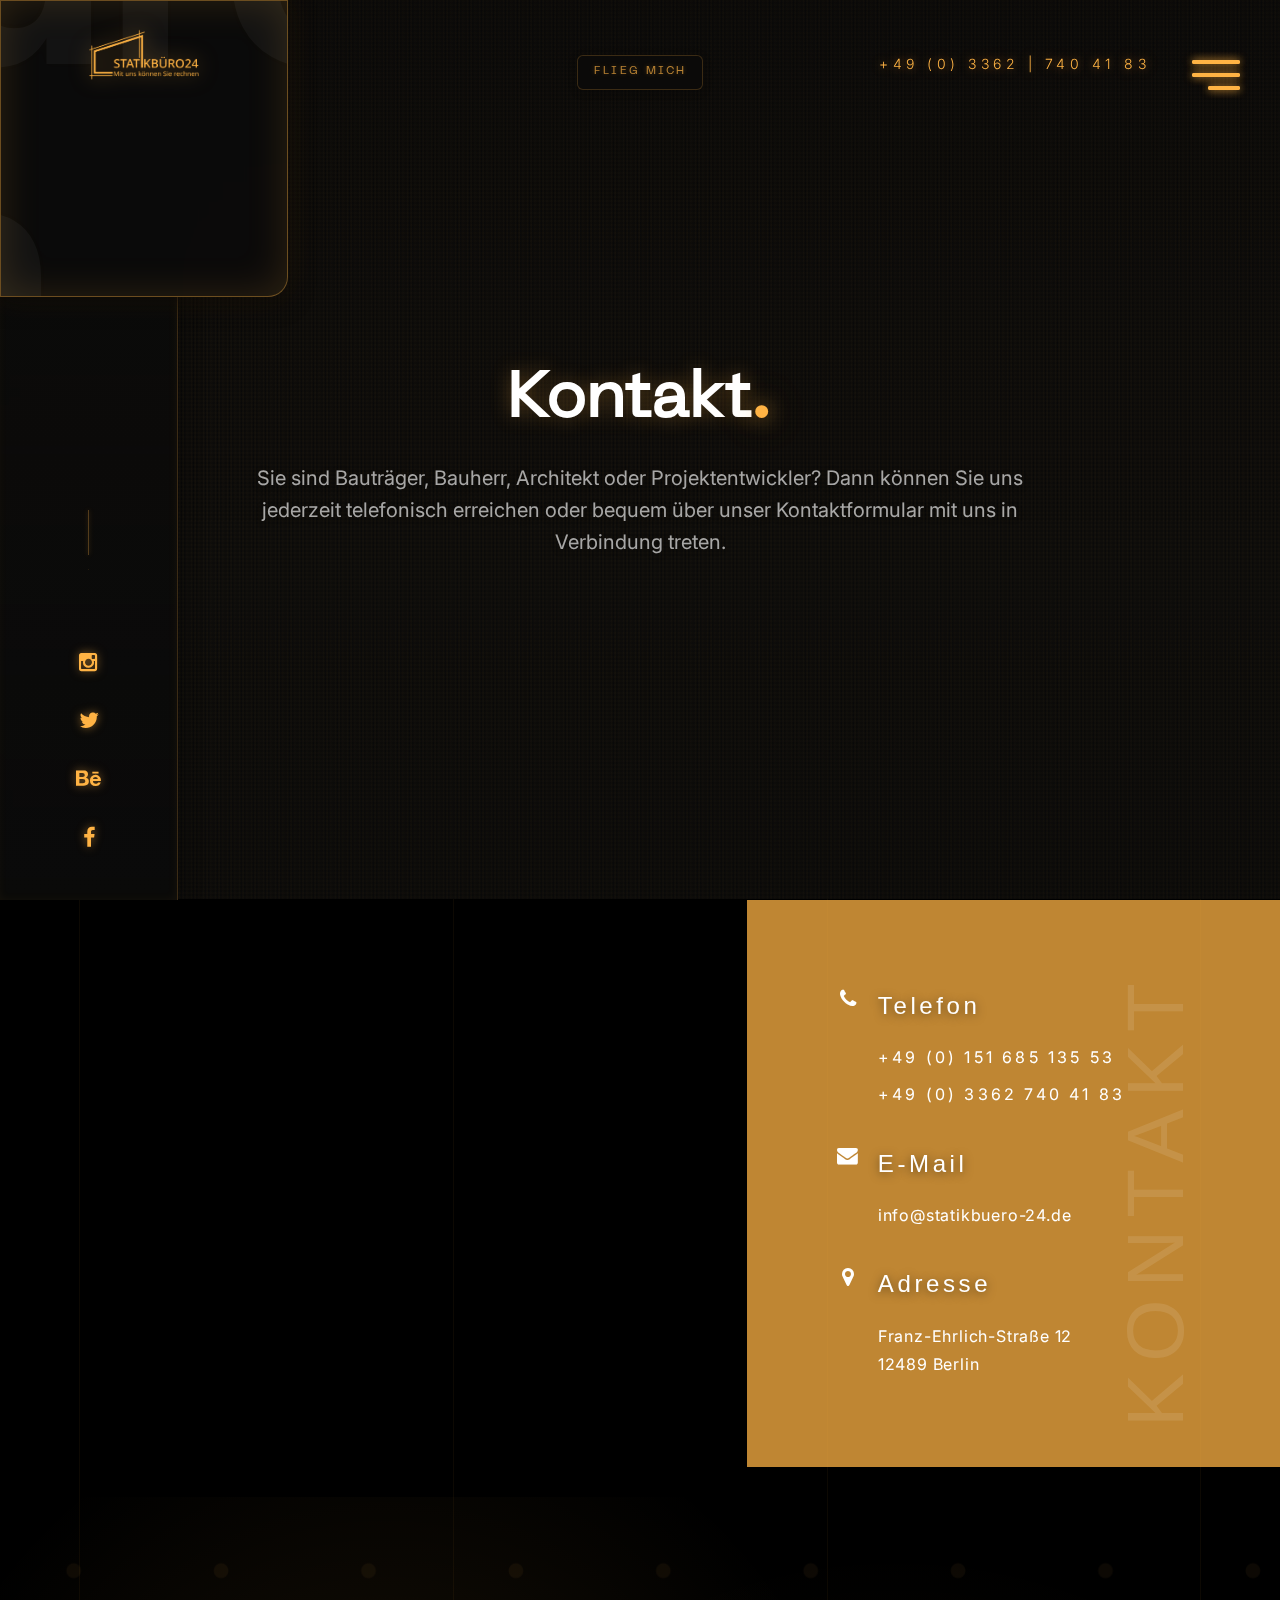
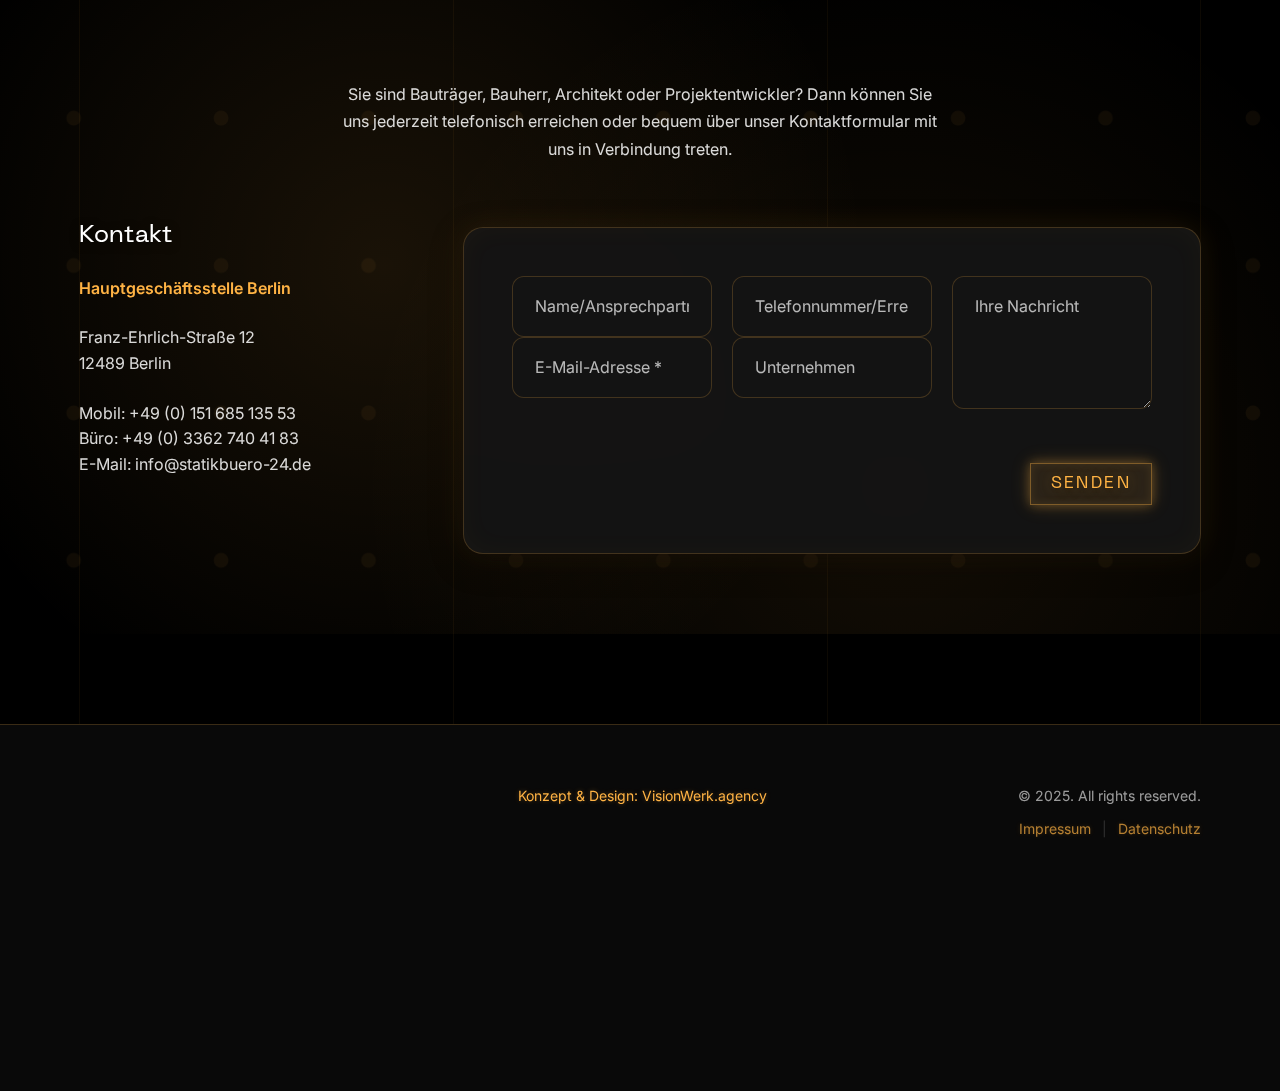
<file: contacts.html>
<!DOCTYPE HTML>
<html lang="en">
<head>
<meta  charset="utf-8">
<meta name="viewport" content="width=device-width, initial-scale=1">
<meta name="format-detection" content="telephone=no">
<meta name="description" content="Das Statikbüro 24 bietet professionelle Ingenieurleistungen im Bereich Statik und Bauwesen. Mit langjähriger Erfahrung in Planung, Berechnung und Überwachung von Bauprojekten sorgt das Unternehmen für sichere und wirtschaftliche Baukonstruktionen.">
<title>Kontakt - Statikbüro24</title> 

<!-- Favicons -->
<link rel="shortcut icon" href="statikbüro-favicon.png">


<!-- Styles -->
<link rel="preconnect" href="https://fonts.googleapis.com">
<link rel="preconnect" href="https://fonts.gstatic.com" crossorigin>
<link href="https://fonts.googleapis.com/css2?family=Inter:wght@300;400;500;600;700&display=swap" rel="stylesheet">
<link href="css/style.css" rel="stylesheet" media="screen">
<link href="css/enhanced-styles.css" rel="stylesheet" media="screen">
<link href="css/des-inspiration.css" rel="stylesheet" media="screen">
<link href="css/liquid-glass.css" rel="stylesheet" media="screen">
<link href="css/neuemachina-font.css" rel="stylesheet" media="screen">
<link href="css/futuristic-design.css" rel="stylesheet" media="screen">
<link href="css/performance-animations.css" rel="stylesheet" media="screen">
</head>
<body>
  
    <!-- Loader -->

    <div class="loader">
      <div class="page-lines">
        <div class="container">
          <div class="col-line col-xs-4">
            <div class="line"></div>
          </div>
          <div class="col-line col-xs-4">
            <div class="line"></div>
          </div>
          <div class="col-line col-xs-4">
            <div class="line"></div>
            <div class="line"></div>
          </div>
        </div>
      </div>
      <div class="loader-brand"> 
        <div class="sk-folding-cube">
          <div class="sk-cube1 sk-cube"></div>
          <div class="sk-cube2 sk-cube"></div>
          <div class="sk-cube4 sk-cube"></div>
          <div class="sk-cube3 sk-cube"></div>
        </div>
      </div>
    </div>

    <!-- Header -->
    <header id="top" class="header-home">
        <div class="brand-panel">
          <a href="index.html" class="brand">
            <img class="brand-logo" style="width: 120px;" src="img/colored-logo.png" alt="Statikbüro24 Logo"
          </a>
          <div class="brand-name">Statikbüro Berlin</div>
          <div class="slide-number">
            <span class="current-number text-primary">0<span class="count">4</span></span>
            <sup><span class="delimiter">/</span> 0<span class="total-count"></span></sup>
          </div>
        </div>
        <div class="header-phone">+49 (0) 3362 | 740 41 83</div>
        <div class="vertical-panel"></div>
        <div class="vertical-panel-content">
          <div class="vertical-panel-info">
              <div class="line"></div>
           </div>
          <ul class="social-list">
            <li><a href="" class="fa fa-instagram"></a></li>
            <li><a href="" class="fa fa-twitter"></a></li>
            <li><a href="" class="fa fa-behance"></a></li>
            <li><a href="" class="fa fa-facebook"></a></li>
           </ul>  
        </div>

      <!-- Drone im Header -->
      <div class="header-drone-container">
        <a href="index.html" class="header-drone-button">
          <span class="header-drone-fly-label">FLIEG MICH</span>
          <div class="header-sketchfab-embed-wrapper">
            <iframe 
              id="header-drone"
              title="Animated Drone Header" 
              frameborder="0" 
              scrolling="no"
              allowfullscreen 
              mozallowfullscreen="true" 
              webkitallowfullscreen="true" 
              allow="autoplay; fullscreen; xr-spatial-tracking" 
              xr-spatial-tracking 
              execution-while-out-of-viewport 
              execution-while-not-rendered 
              web-share 
              src="https://drone-fly-now.vercel.app/embed?transparent=true"
              style="background: transparent; overflow: hidden;">
            </iframe>
          </div>
        </a>
      </div>

      <!-- Navigation Desctop - DES.de Style -->

      <!-- Hamburger Menu Toggle -->
      <button class="hamburger-menu-toggle" id="hamburger-toggle" aria-label="Menü öffnen/schließen">
        <span class="hamburger-line"></span>
        <span class="hamburger-line"></span>
        <span class="hamburger-line"></span>
      </button>

      <nav class="navbar-desctop-des" id="desktop-nav-menu">
        <!-- Logo oben rechts -->
        <div class="nav-logo-top-right">
          <a href="index.html" class="brand-des">
            <img class="brand-logo" style="width: 120px;" src="img/colored-logo.png" alt="Statikbüro24 Logo"
          </a>
        </div>
        
        <!-- Zentrales vertikales Menü -->
        <div class="nav-menu-center">
          <ul class="nav-menu-vertical">
            <li class="nav-item-large">
              <a href="index.html">Interaktive Karte</a>
            </li>
            <li class="nav-item">
              <a href="index.html#about" class="js-target-scroll">Über uns</a>
            </li>
            <li class="nav-item">
              <a href="projekte.html">Projekte</a>
            </li>
            <li class="nav-item has-submenu">
              <a href="projects.html">Leistungsportfolio</a>
              <ul class="nav-submenu">
                <li><a href="projects.html#tragwerksplanung">Tragwerksplanung</a></li>
                <li><a href="projects.html#standsicherheitsnachweis">Standsicherheitsnachweis</a></li>
                <li><a href="projects.html#bauantrag">Bauantrag</a></li>
                <li><a href="projects.html#bewehrungsplan">Bewehrungsplan</a></li>
                <li><a href="projects.html#brandschutznachweis">Brandschutznachweis</a></li>
                <li><a href="projects.html#schallschutznachweis">Schallschutznachweis</a></li>
                <li><a href="projects.html#wärmeschutznachweis">Wärmeschutznachweis</a></li>
                <li><a href="projects.html#energieausweis">Energieausweis</a></li>
              </ul>
            </li>
            <li class="nav-item active">
              <a href="contacts.html">Kontakt</a>
            </li>
          </ul>
        </div>

        <!-- Vertikale Texte links -->
        <div class="nav-vertical-left">
          <div class="vertical-text">
            <a href="datenschutz.html">Datenschutz</a>
          </div>
          <div class="vertical-text">
            <a href="impressum.html">Impressum</a>
          </div>
          <div class="vertical-text">
            <span>© 2025</span>
          </div>
        </div>

        <!-- Sprache Selector unten mittig -->
        <div class="nav-language-center">
          <span class="lang-active">de</span> <span class="lang-separator">/</span> <span class="lang-inactive">en</span>
        </div>

        <!-- Social Media Icons unten rechts -->
        <div class="nav-social-bottom-right">
          <a href="" class="social-icon">in</a>
          <a href="" class="social-icon">k</a>
          <a href="" class="social-icon">f</a>
        </div>
      </nav>

      <!-- Navigation Mobile -->

      <nav class="navbar-mobile">
        <a href="index.html" class="brand">
          <img class="brand-logo" src="img/colored-logo.png" alt="Statikbüro24">
        </a>
        
        <div class="navbar-mobile-right">
          <a href="tel:+4933627404183" class="navbar-mobile-phone-btn">
            <span class="phone-btn-label">
              <i class="fa fa-phone"></i>
            </span>
          </a>
          
          <button class="hamburger-menu-toggle" id="hamburger-toggle-mobile" aria-label="Menü öffnen/schließen">
            <span class="hamburger-line"></span>
            <span class="hamburger-line"></span>
            <span class="hamburger-line"></span>
          </button>
        </div>
      </nav> 
    </header>

  <!-- Layout -->

  <div class="layout">
    
    <!-- Home / Hero Section -->
    
    <main class="main">
      <!-- Hero Content -->
      <div class="container">
        <div class="main-hero-header">
          <h1 class="hero-title slide-in-right">Kontakt<span class="text-primary">.</span></h1>
          <p class="hero-subtitle">Sie sind Bauträger, Bauherr, Architekt oder Projektentwickler? Dann können Sie uns jederzeit telefonisch erreichen oder bequem über unser Kontaktformular mit uns in Verbindung treten.</p>
        </div>
      </div>
    </main>

    <div class="content">   
    
      <!-- Contacts Details -->

      <section class="contact-details">
        <div class="col-map col-md-7">
          <iframe 
            src="https://www.google.com/maps?q=Franz-Ehrlich-Straße+12,+12489+Berlin&output=embed&zoom=16" 
            width="100%" 
            height="100%" 
            style="border:0;" 
            allowfullscreen="" 
            loading="lazy" 
            referrerpolicy="no-referrer-when-downgrade"
            class="gmap col-md-7">
          </iframe>
        </div>
        <div class="contact-info col-md-5 col-md-offset-7">
          <div class="contact-info-content">
            <div class="contact-info-title">Kontakt</div>
            <div class="phone contact-row">
              <i class="fa fa-phone"></i> 
              <div class="contact-body">
                <h4>Telefon</h4>
                <div class="phone-row">+49 (0) 151 685 135 53</div>
                <div class="phone-row">+49 (0) 3362 740 41 83</div>
              </div>
            </div>
            <div class="contact-row">
              <i class="fa fa-envelope"></i> 
              <div class="contact-body">
                <h4>E-Mail</h4>
                <div class="contact-content">info@statikbuero-24.de</div>
              </div>
            </div>
            <div class="contact-row">
              <i class="fa fa-map-marker"></i> 
              <div class="contact-body">
                <h4>Adresse</h4>
                <div class="contact-content">Franz-Ehrlich-Straße 12<br>12489 Berlin</div>
              </div>
            </div>
          </div>
        </div>
      </section>



      <!-- Enhanced Contacts -->
      <section class="contact-enhanced scroll-animate">
        <div class="container">
          <header class="section-header-enhanced">
            <h2 class="section-title-enhanced slide-in-right" style="color: white;">Starten Sie <span style="color: #ffb344;">Ihr Projekt</span> mit uns</h2>
            <p class="section-subtitle-enhanced" style="color: rgba(255,255,255,0.7);">Sie sind Bauträger, Bauherr, Architekt oder Projektentwickler? Dann können Sie uns jederzeit telefonisch erreichen oder bequem über unser Kontaktformular mit uns in Verbindung treten.</p>
          </header>
          <div class="section-content">
            <div class="row-base row">
              <div class="col-address col-base col-md-4">
                <h4 style="color: white;">Kontakt</h4>
                <p><strong style="color: #ffb344;">Hauptgeschäftsstelle Berlin</strong></p>
                <p>Franz-Ehrlich-Straße 12<br>
                12489 Berlin</p>
                <p>Mobil: +49 (0) 151 685 135 53<br>
                Büro: +49 (0) 3362 740 41 83<br>
                E-Mail: info@statikbuero-24.de</p>
              </div>
              <div class="col-base col-md-8">
                <div class="contact-form-enhanced">
                  <form class="js-ajax-form">
                    <div class="row-field row">
                      <div class="col-field col-sm-6 col-md-4">
                        <div class="form-group-enhanced">
                          <input type="text" class="form-control-enhanced" name="name" required placeholder="Name/Ansprechpartner *">
                        </div>
                        <div class="form-group-enhanced">
                          <input type="email" class="form-control-enhanced" name="email" required placeholder="E-Mail-Adresse *">
                        </div>
                      </div>
                      <div class="col-field col-sm-6 col-md-4">
                        <div class="form-group-enhanced">
                          <input type="tel" class="form-control-enhanced" name="phone" placeholder="Telefonnummer/Erreichbarkeit">
                        </div>
                        <div class="form-group-enhanced">
                          <input type="text" class="form-control-enhanced" name="company" placeholder="Unternehmen">
                        </div>
                      </div>
                      <div class="col-field col-sm-12 col-md-4">
                        <div class="form-group-enhanced">
                          <textarea class="form-control-enhanced" name="message" placeholder="Ihre Nachricht" rows="4"></textarea>
                        </div>
                      </div>
                      <div class="col-message col-field col-sm-12">
                        <div class="form-group-enhanced">
                          <div class="success-message"><i class="fa fa-check text-primary"></i> Vielen Dank! Ihre Nachricht wurde erfolgreich gesendet...</div>
                          <div class="error-message">Entschuldigung, es ist ein Fehler aufgetreten</div>
                        </div>
                      </div>
                    </div>
                    <div class="form-submit text-right">
                      <button type="submit" class="btn-enhanced">Senden</button>
                    </div>
                  </form>
                </div>
              </div>
            </div>
          </div>
        </div>
      </section>

      <!-- Footer -->

      <footer id="footer" class="footer">     
        <div class="container">
          <div class="row-base row">
            <div class="col-base text-left-md col-md-4">
              <a href="index.html" class="brand">
                <img class="brand-logo" style="width: 120px;" src="img/colored-logo.png" alt="Statikbüro24 Logo"
              </a>
            </div>
            <div class="text-center-md col-base col-md-4">
              <a href="https://visionwerk.agency/" class="author-link">
                Konzept & Design: VisionWerk.agency
              </a>
            </div>
            <div class="text-right-md col-base col-md-4">
              <div class="footer-links-wrapper">
                <p class="footer-copyright">© 2025. All rights reserved.</p>
                <div class="footer-links">
                  <a href="impressum.html" class="footer-link">Impressum</a>
                  <span class="footer-separator">|</span>
                  <a href="datenschutz.html" class="footer-link">Datenschutz</a>
                </div>
              </div>
            </div>
          </div>
        </div>
      </footer>

      <!-- Lines -->

      <div class="page-lines">
        <div class="container">
          <div class="col-line col-xs-4">
            <div class="line"></div>
          </div>
          <div class="col-line col-xs-4">
            <div class="line"></div>
          </div>
          <div class="col-line col-xs-4">
            <div class="line"></div>
            <div class="line"></div>
          </div>
        </div>
      </div>
    </div>
  </div>

<style>
/* Stelle sicher, dass vertikales Scrollen auf Mobile funktioniert */
@media (max-width: 991px) {
  html, body {
    overflow-x: hidden !important;
    -webkit-overflow-scrolling: touch !important; /* Smooth scrolling auf iOS */
    height: auto !important; /* Verhindere height: 100vh, das Scrollen blockieren könnte */
    max-height: none !important; /* Verhindere max-height, das Scrollen blockieren könnte */
  }
  
  body:not(.menu-open) {
    overflow-y: auto !important;
  }
  
  /* Stelle sicher, dass der Loader das Scrollen nicht blockiert */
  .loader {
    display: none !important;
  }
}
</style>

<!-- SCRIPTS -->

<script src="js/perf-helpers.js" defer></script>
<script src="js/jquery.min.js"></script>
<script src="js/bootstrap.min.js"></script>
<script src="js/smoothscroll.js" defer></script>
<script src="js/jquery.validate.min.js" defer></script>
<script src="js/wow.min.js" defer></script>
<script src="js/jquery.stellar.min.js" defer></script>
<script src="js/jquery.magnific-popup.js" defer></script>
<script src="js/owl.carousel.min.js" defer></script>
<script src="js/interface.js" defer></script>
<script src="js/scroll-animations.js" defer></script>
<!-- Google Maps als Embed ohne API-Key -->

<script>
// Deaktiviere Browser-eigene Scroll-Restoration auf Mobile
$(document).ready(function() {
  // Scroll-Restoration nur deaktivieren, wenn Hash vorhanden ist
  // Ansonsten normale Browser-Scroll-Restoration verwenden
  if (window.location.hash && window.location.hash !== '#top' && window.location.hash !== '') {
    if (window.history && window.history.scrollRestoration) {
      if ($(window).width() <= 991) {
        window.history.scrollRestoration = 'manual';
      }
    }
  }
  
  // Kein automatisches Scrollen beim Laden der Seite
  // Browser-Scroll-Verhalten bleibt normal, außer bei Hash-Links
  
  // Verhindere automatisches Scrollen bei Links ohne Hash
  $('a[href="#"], a[href="#top"]').on('click', function(e) {
    if ($(window).width() <= 991) {
      e.preventDefault();
      return false;
    }
  });
  
  // Hamburger Menu Toggle
  $('.hamburger-menu-toggle').on('click', function() {
    $(this).toggleClass('active');
    $('#desktop-nav-menu').toggleClass('active');
    $('body, html').toggleClass('menu-open');
  });

  // Dropdown-Pfeil für Submenü - Mobile und Desktop
  $(document).on('click', '.nav-item.has-submenu > a', function(e) {
    e.preventDefault();
    e.stopPropagation(); // Verhindere Event-Bubbling zum Menü-Container
    var $navItem = $(this).parent('.nav-item.has-submenu');
    $navItem.toggleClass('active');
    
    // Force reflow um sicherzustellen, dass CSS angewendet wird
    void $navItem[0].offsetHeight;
    
    return false;
  });

  // Untermenü öffnet sich beim Hover, Link führt direkt zur Seite
  // Das Untermenü wird beim Hover automatisch über CSS angezeigt
  
  // Funktion zum Schließen des Menüs
  function closeMenu() {
    $('.hamburger-menu-toggle').removeClass('active');
    $('#desktop-nav-menu').removeClass('active');
    $('body, html').removeClass('menu-open');
  }
  
  // Menü schließen bei ALLEN Links im Menü - mit höchster Priorität
  // Wichtig: Dies muss für Anchor-Links (#about, projects.html#tragwerksplanung) funktionieren, damit das Menü schließt
  // bevor das Scrollen startet, genau wie bei Links zu anderen Seiten
  $(document).on('click', '#desktop-nav-menu a', function(e) {
    var $link = $(this);
    var href = $link.attr('href');
    var isSubmenuLink = $link.closest('.nav-submenu').length > 0;
    var isSubmenuToggle = $link.closest('.nav-item.has-submenu > a').length > 0;
    
    // Wenn es ein normaler Link ist (nicht Submenü-Toggle oder Submenü-Link)
    if (!isSubmenuLink && !isSubmenuToggle) {
      // Für Anchor-Links auf derselben Seite oder zu anderen Seiten: Schließe Menü UND scrollen zur Section
      if (href && (href.indexOf('#') === 0 || href.indexOf('index.html#') !== -1 || href.indexOf('projects.html#') !== -1)) {
        e.preventDefault(); // Verhindere Standard-Verhalten
        closeMenu(); // Schließe Menü zuerst
        
        // Prüfe ob Link zu einer anderen Seite führt
        var isExternalPage = href.indexOf('projects.html#') !== -1 || href.indexOf('index.html#') !== -1;
        var currentPage = window.location.pathname.split('/').pop() || 'index.html';
        var targetPage = null;
        
        if (href.indexOf('projects.html#') !== -1) {
          targetPage = 'projects.html';
        } else if (href.indexOf('index.html#') !== -1) {
          targetPage = 'index.html';
        }
        
        // Wenn Link zu einer anderen Seite führt, navigiere dorthin
        if (targetPage && targetPage !== currentPage) {
          var hasHash = href.indexOf('#') !== -1;
          if (hasHash && targetPage === 'projects.html') {
            var pendingHashValue = href.substring(href.indexOf('#'));
            try {
              sessionStorage.setItem('pendingHashNavigation', pendingHashValue);
              sessionStorage.setItem('pendingHashTargetPage', targetPage);
            } catch (error) {
              // SessionStorage könnte deaktiviert sein – weiter ohne gespeicherten Hash
            }
            setTimeout(function() {
              window.location.href = targetPage;
            }, 100);
          } else {
            setTimeout(function() {
              window.location.href = href;
            }, 100);
          }
          return false;
        }
        
        // Extrahiere Hash aus href (kann "#about", "index.html#about" oder "projects.html#tragwerksplanung" sein)
        var hash = href.indexOf('#') !== -1 ? href.substring(href.indexOf('#')) : href;
        var target = $(hash);
        
        if (target.length) {
          // Warte kurz, damit Menü geschlossen ist, dann scrollen
          setTimeout(function() {
            var offset = ($(window).width() <= 991) ? 100 : 120;
            // Auf Mobile: Sofortiges Scrollen ohne Animation für flüssigeres Verhalten
            if ($(window).width() <= 991) {
              window.scrollTo({
                top: target.offset().top - offset,
                behavior: 'auto'
              });
            } else {
              $('html, body').animate({
                scrollTop: target.offset().top - offset
              }, 1000);
            }
          }, 100);
        }
        
        return false;
      } else {
        // Für Links zu anderen Seiten: Schließe Menü SOFORT
        closeMenu();
      }
    }
    // Submenü-Links (z.B. "Tragwerksplanung", "Bauantrag") schließen auch das Menü
    else if (isSubmenuLink) {
      if (href && (href.indexOf('#') === 0 || href.indexOf('projects.html#') !== -1 || href.indexOf('index.html#') !== -1)) {
        e.preventDefault();
        closeMenu();
        
        // Prüfe ob Link zu einer anderen Seite führt
        var currentPage = window.location.pathname.split('/').pop() || 'index.html';
        var targetPage = null;
        
        if (href.indexOf('projects.html#') !== -1) {
          targetPage = 'projects.html';
        } else if (href.indexOf('index.html#') !== -1) {
          targetPage = 'index.html';
        }
        
        // Wenn Link zu einer anderen Seite führt, navigiere dorthin
        if (targetPage && targetPage !== currentPage) {
          setTimeout(function() {
            window.location.href = href;
          }, 100);
          return false;
        }
        
        var hash = href.indexOf('#') !== -1 ? href.substring(href.indexOf('#')) : href;
        var target = $(hash);
        
        if (target.length) {
          setTimeout(function() {
            var offset = ($(window).width() <= 991) ? 100 : 120;
            // Auf Mobile: Sofortiges Scrollen ohne Animation für flüssigeres Verhalten
            if ($(window).width() <= 991) {
              window.scrollTo({
                top: target.offset().top - offset,
                behavior: 'auto'
              });
            } else {
              $('html, body').animate({
                scrollTop: target.offset().top - offset
              }, 1000);
            }
          }, 100);
        }
        
        return false;
      } else {
        closeMenu();
      }
    }
  });

  // ESC Taste zum Schließen
  $(document).on('keydown', function(e) {
    if (e.key === 'Escape' && $('#desktop-nav-menu').hasClass('active')) {
      $('.hamburger-menu-toggle').removeClass('active');
      $('#desktop-nav-menu').removeClass('active');
      $('body, html').removeClass('menu-open');
    }
  });
  
  // Scroll Animation - Stelle sicher, dass contact-enhanced sichtbar ist
  function checkScroll() {
    $('.scroll-animate').each(function() {
      var elementTop = $(this).offset().top;
      var elementBottom = elementTop + $(this).outerHeight();
      var viewportTop = $(window).scrollTop();
      var viewportBottom = viewportTop + $(window).height();

      if (elementBottom > viewportTop && elementTop < viewportBottom) {
        $(this).addClass('animate');
      }
    });
    
    // Stelle sicher, dass contact-enhanced immer sichtbar ist
    $('.contact-enhanced').css({
      'display': 'block',
      'visibility': 'visible',
      'opacity': '1'
    });
  }

  $(window).on('scroll', checkScroll);
  checkScroll(); // Check on load
  
  // Stelle sicher, dass das Formular sofort sichtbar ist
  setTimeout(function() {
    $('.contact-enhanced').css({
      'display': 'block !important',
      'visibility': 'visible !important',
      'opacity': '1 !important'
    });
    $('.contact-form-enhanced').css({
      'display': 'block !important',
      'visibility': 'visible !important',
      'opacity': '1 !important'
    });
  }, 100);
  
  // Stelle sicher, dass der Loader ausgeblendet wird und das Scrollen nicht blockiert
  $(window).on('load', function() {
    $('.loader').fadeOut(300, function() {
      // Nach dem Ausblenden des Loaders: Stelle sicher, dass Scrollen funktioniert
      if ($(window).width() <= 991) {
        $('body').css({
          'overflow-y': 'auto',
          'position': 'relative',
          'height': 'auto',
          'max-height': 'none'
        });
        $('html').css({
          'overflow-y': 'auto',
          'height': 'auto',
          'max-height': 'none'
        });
      }
    });
  });
  
  // Fallback: Verstecke Loader nach kurzer Zeit, falls window.load nicht feuert
  setTimeout(function() {
    $('.loader').fadeOut(300);
    if ($(window).width() <= 991) {
      $('body').css({
        'overflow-y': 'auto',
        'position': 'relative',
        'height': 'auto',
        'max-height': 'none'
      });
      $('html').css({
        'overflow-y': 'auto',
        'height': 'auto',
        'max-height': 'none'
      });
    }
  }, 1000);
});
</script>
</body>
</html>
</file>
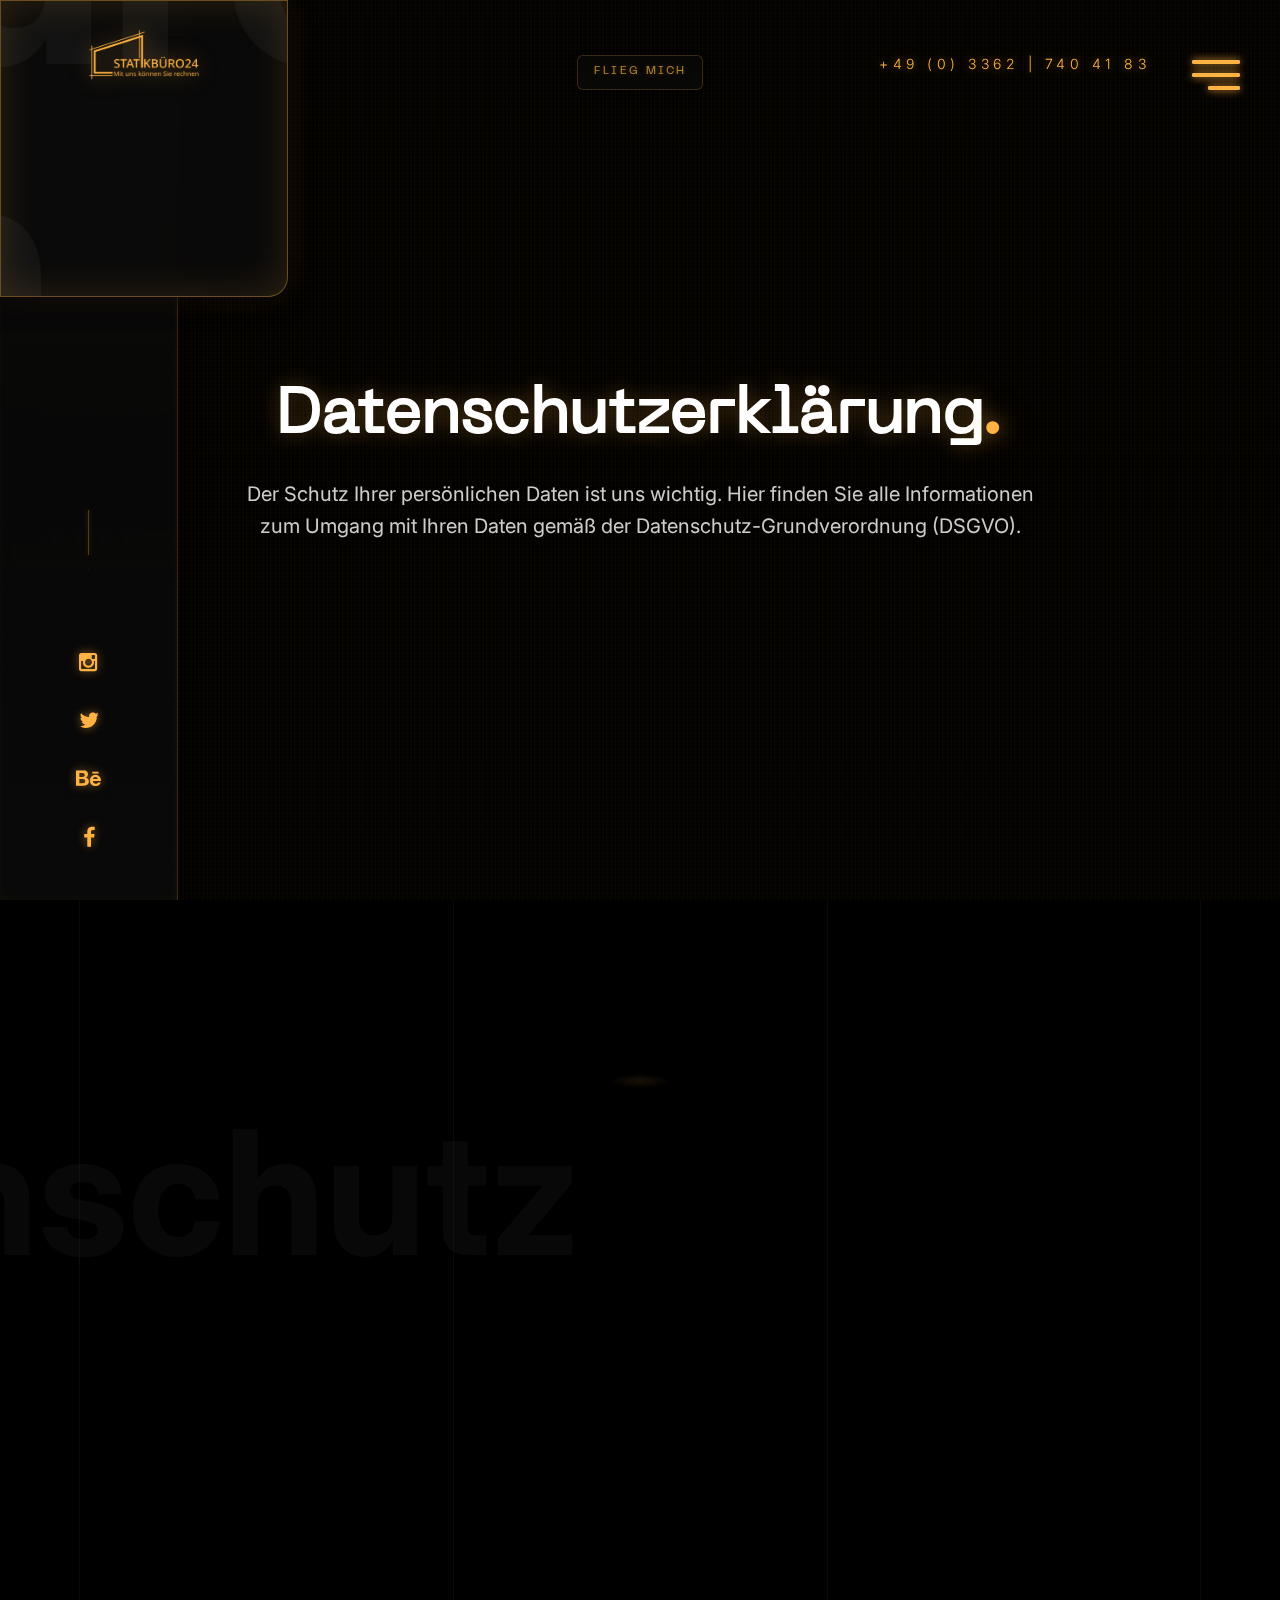
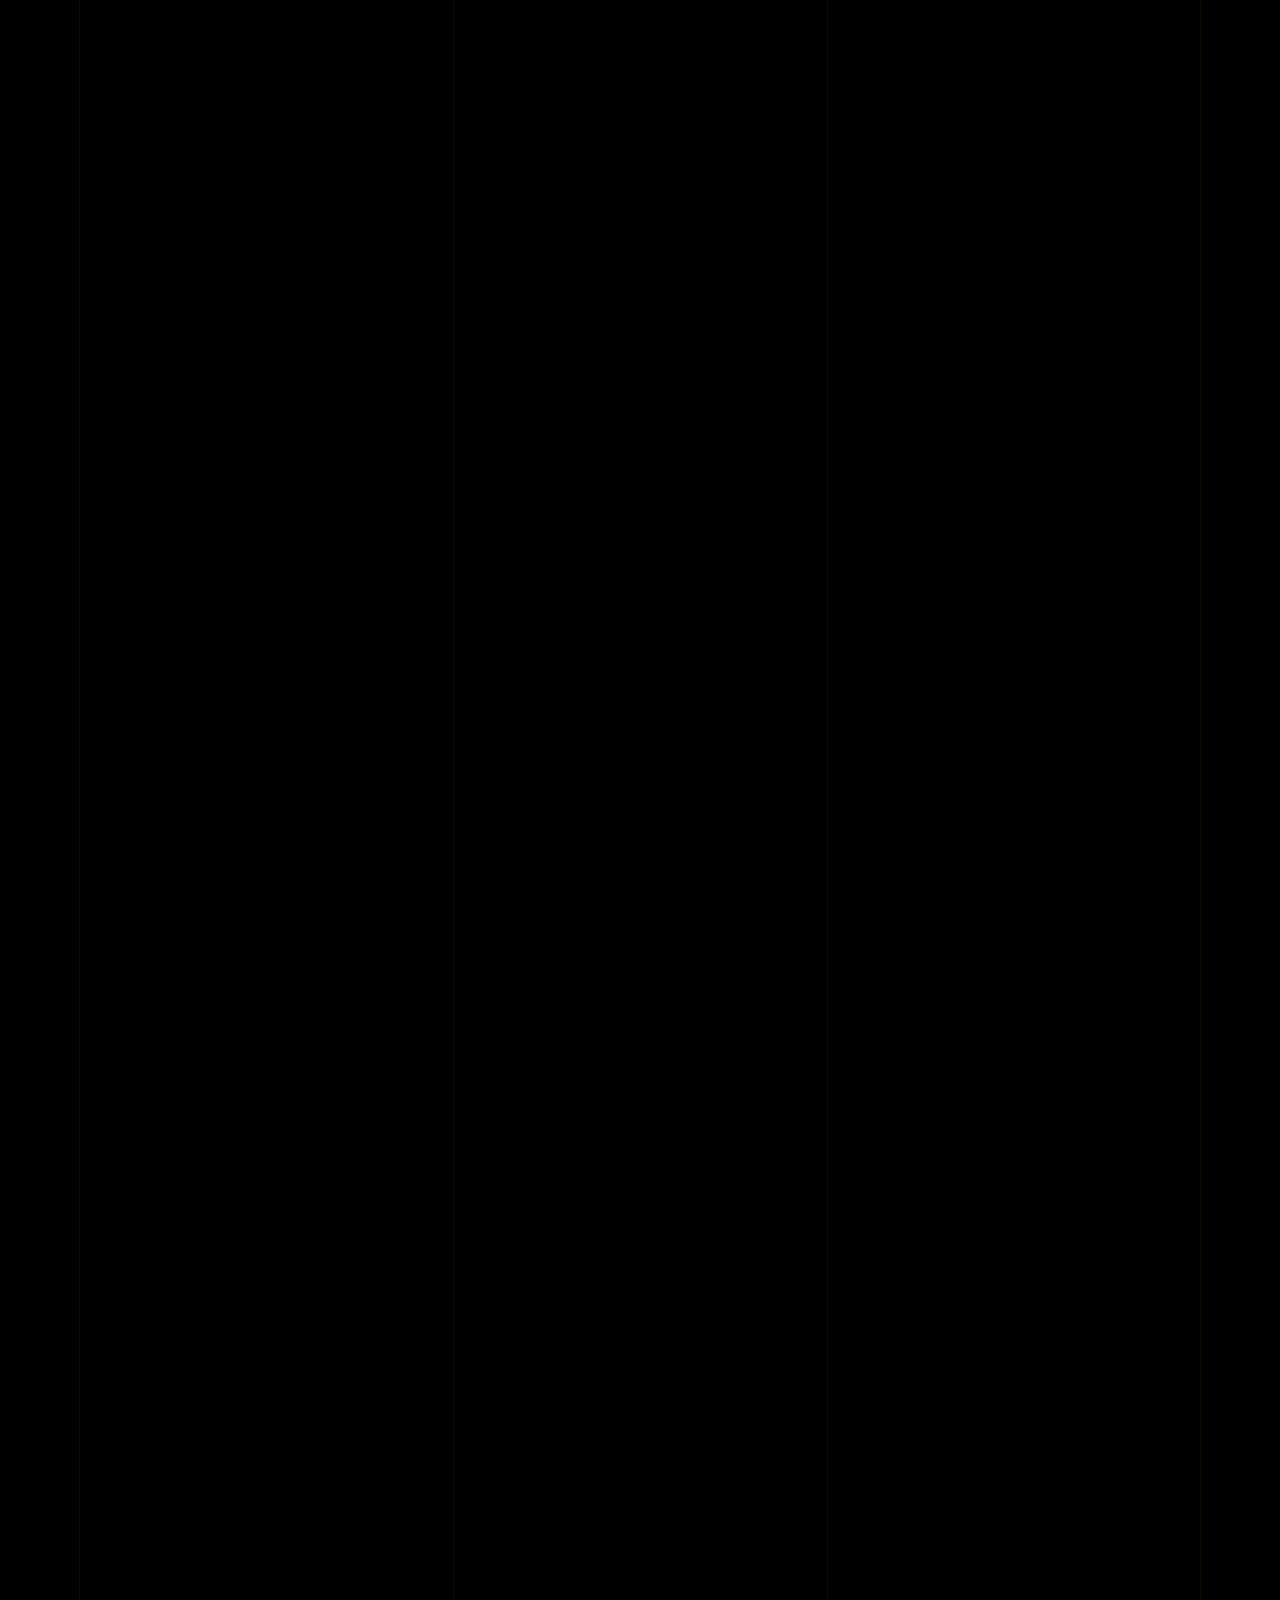
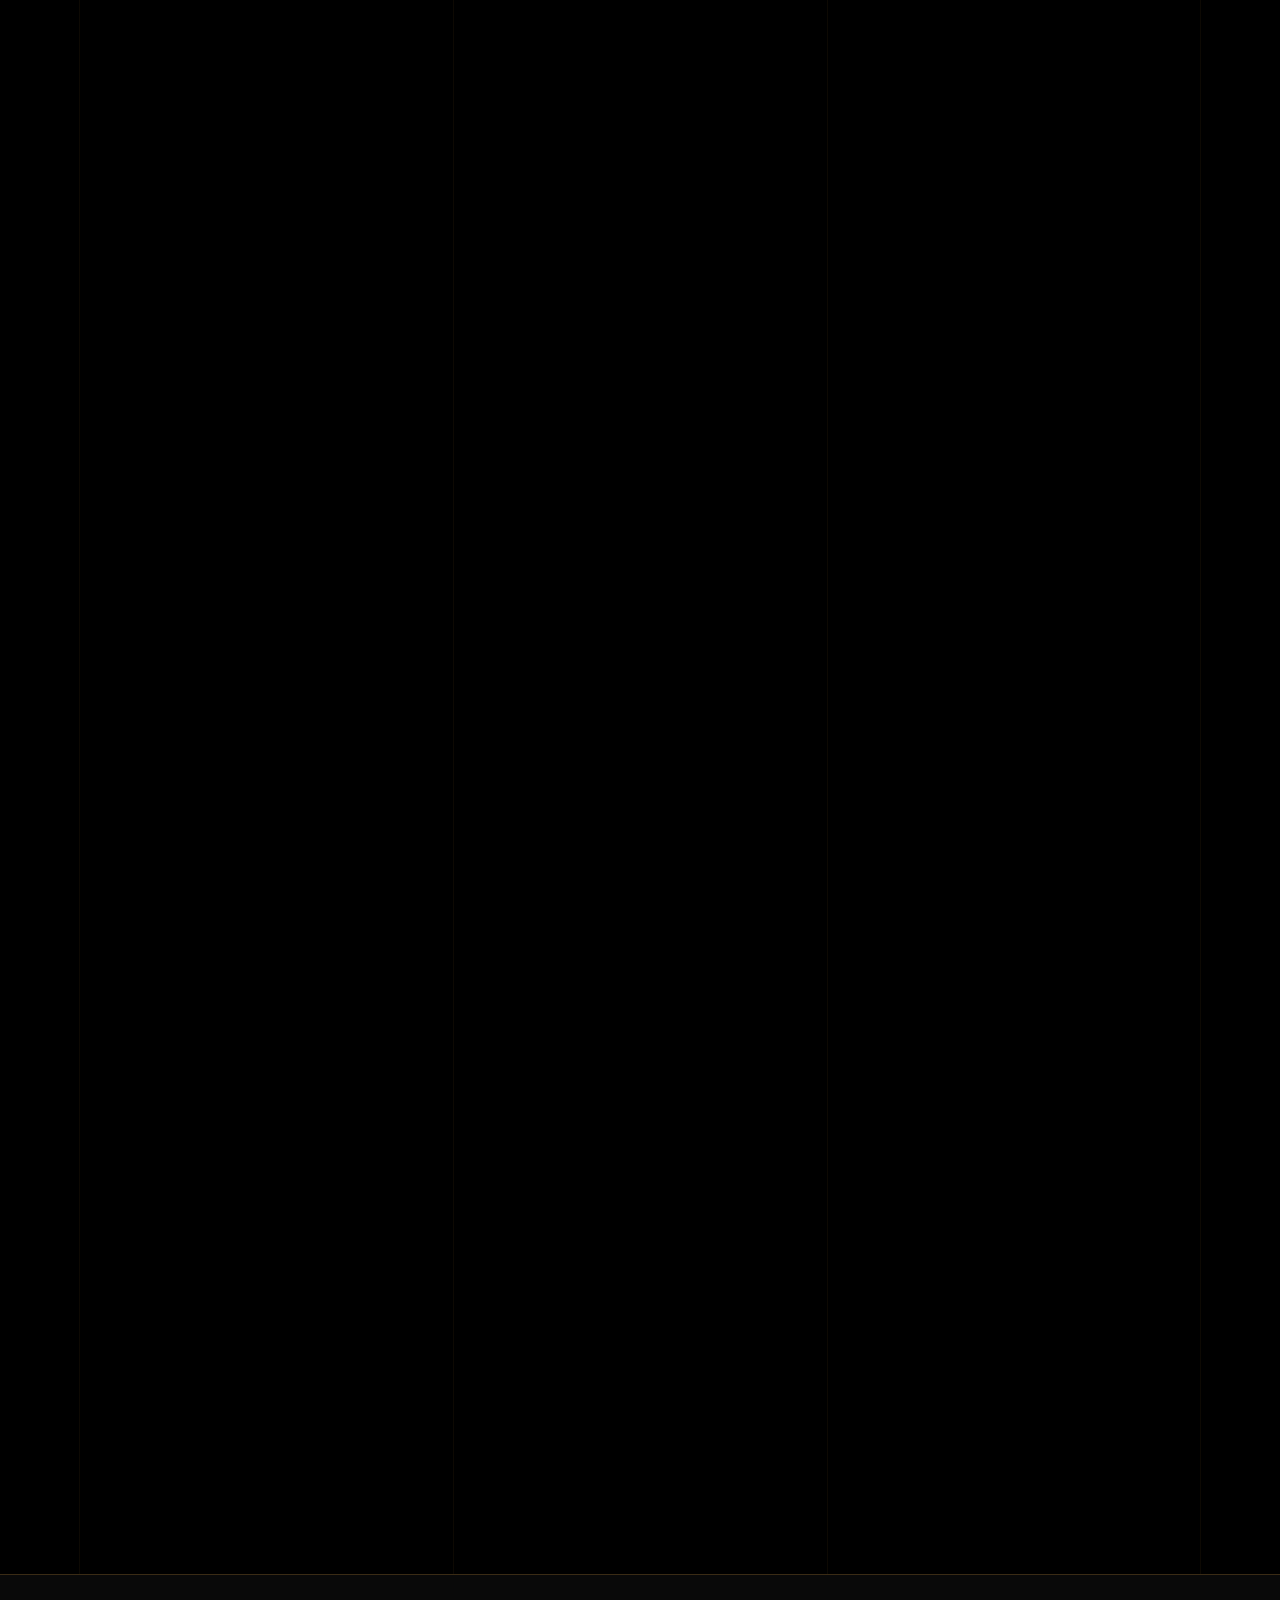
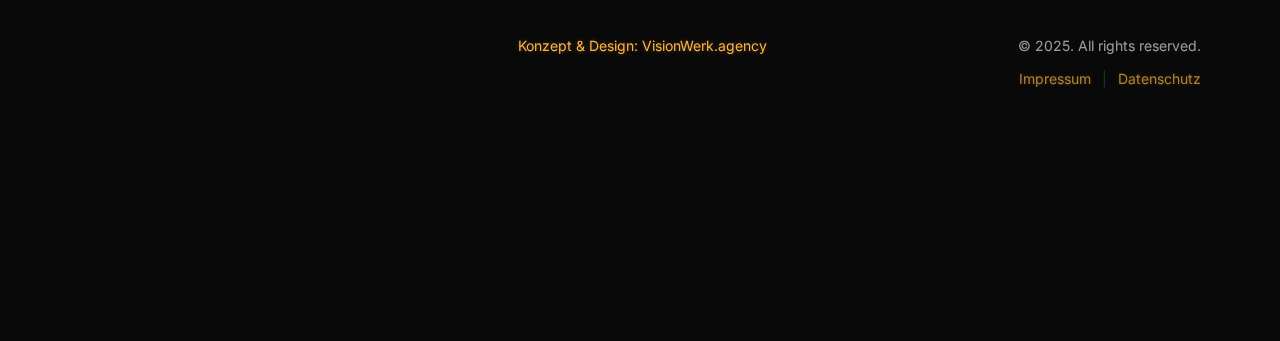
<file: datenschutz.html>
<!DOCTYPE HTML>
<html lang="de">
<head>
<meta  charset="utf-8">
<meta name="viewport" content="width=device-width, initial-scale=1">
<meta name="description" content="Das Statikbüro 24 bietet professionelle Ingenieurleistungen im Bereich Statik und Bauwesen. Mit langjähriger Erfahrung in Planung, Berechnung und Überwachung von Bauprojekten sorgt das Unternehmen für sichere und wirtschaftliche Baukonstruktionen.">
<title>Datenschutz - Statikbüro24</title> 

<!-- Favicons -->
<link rel="shortcut icon" href="statikbüro-favicon.png">


<!-- Styles -->
<link rel="preconnect" href="https://fonts.googleapis.com">
<link rel="preconnect" href="https://fonts.gstatic.com" crossorigin>
<link href="https://fonts.googleapis.com/css2?family=Inter:wght@300;400;500;600;700&display=swap" rel="stylesheet">
<link href="css/style.css" rel="stylesheet" media="screen">
<link href="css/enhanced-styles.css" rel="stylesheet" media="screen">
<link href="css/des-inspiration.css" rel="stylesheet" media="screen">
<link href="css/liquid-glass.css" rel="stylesheet" media="screen">
<link href="css/neuemachina-font.css" rel="stylesheet" media="screen">
<link href="css/futuristic-design.css" rel="stylesheet" media="screen">
<link href="css/performance-animations.css" rel="stylesheet" media="screen">
</head>
<body>
  
    <!-- Loader -->

    <div class="loader">
      <div class="page-lines">
        <div class="container">
          <div class="col-line col-xs-4">
            <div class="line"></div>
          </div>
          <div class="col-line col-xs-4">
            <div class="line"></div>
          </div>
          <div class="col-line col-xs-4">
            <div class="line"></div>
            <div class="line"></div>
          </div>
        </div>
      </div>
      <div class="loader-brand"> 
        <div class="sk-folding-cube">
          <div class="sk-cube1 sk-cube"></div>
          <div class="sk-cube2 sk-cube"></div>
          <div class="sk-cube4 sk-cube"></div>
          <div class="sk-cube3 sk-cube"></div>
        </div>
      </div>
    </div>

    <!-- Header -->
    <header id="top" class="header-home">
        <div class="brand-panel">
          <a href="index.html" class="brand">
            <img class="brand-logo" style="width: 120px;" src="img/colored-logo.png" alt="Statikbüro24 Logo"
          </a>
          <div class="brand-name">Statikbüro Berlin</div>
          <div class="slide-number">
            <span class="current-number text-primary">0<span class="count">6</span></span>
            <sup><span class="delimiter">/</span> 0<span class="total-count"></span></sup>
          </div>
        </div>
        <div class="header-phone">+49 (0) 3362 | 740 41 83</div>
        <div class="vertical-panel"></div>
        <div class="vertical-panel-content">
          <div class="vertical-panel-info">
              <div class="line"></div>
           </div>
          <ul class="social-list">
            <li><a href="" class="fa fa-instagram"></a></li>
            <li><a href="" class="fa fa-twitter"></a></li>
            <li><a href="" class="fa fa-behance"></a></li>
            <li><a href="" class="fa fa-facebook"></a></li>
           </ul>  
        </div>

      <!-- Drone im Header -->
      <div class="header-drone-container">
        <a href="index.html" class="header-drone-button">
          <span class="header-drone-fly-label">FLIEG MICH</span>
          <div class="header-sketchfab-embed-wrapper">
            <iframe 
              id="header-drone"
              title="Animated Drone Header" 
              frameborder="0" 
              scrolling="no"
              allowfullscreen 
              mozallowfullscreen="true" 
              webkitallowfullscreen="true" 
              allow="autoplay; fullscreen; xr-spatial-tracking" 
              xr-spatial-tracking 
              execution-while-out-of-viewport 
              execution-while-not-rendered 
              web-share 
              src="https://drone-fly-now.vercel.app/embed?transparent=true"
              style="background: transparent; overflow: hidden;">
            </iframe>
          </div>
        </a>
      </div>

      <!-- Navigation Desctop - DES.de Style -->

      <!-- Hamburger Menu Toggle -->
      <button class="hamburger-menu-toggle" id="hamburger-toggle" aria-label="Menü öffnen/schließen">
        <span class="hamburger-line"></span>
        <span class="hamburger-line"></span>
        <span class="hamburger-line"></span>
      </button>

      <nav class="navbar-desctop-des" id="desktop-nav-menu">
        <!-- Logo oben rechts -->
        <div class="nav-logo-top-right">
          <a href="index.html" class="brand-des">
            <img class="brand-logo" style="width: 120px;" src="img/colored-logo.png" alt="Statikbüro24 Logo"
          </a>
        </div>
        
        <!-- Zentrales vertikales Menü -->
        <div class="nav-menu-center">
          <ul class="nav-menu-vertical">
            <li class="nav-item-large">
              <a href="index.html">Interaktive Karte</a>
            </li>
            <li class="nav-item">
              <a href="index.html#about" class="js-target-scroll">Über uns</a>
            </li>
            <li class="nav-item">
              <a href="projekte.html">Projekte</a>
            </li>
            <li class="nav-item has-submenu">
              <a href="projects.html">Leistungsportfolio</a>
              <ul class="nav-submenu">
                <li><a href="projects.html#tragwerksplanung">Tragwerksplanung</a></li>
                <li><a href="projects.html#standsicherheitsnachweis">Standsicherheitsnachweis</a></li>
                <li><a href="projects.html#bauantrag">Bauantrag</a></li>
                <li><a href="projects.html#bewehrungsplan">Bewehrungsplan</a></li>
                <li><a href="projects.html#brandschutznachweis">Brandschutznachweis</a></li>
                <li><a href="projects.html#schallschutznachweis">Schallschutznachweis</a></li>
                <li><a href="projects.html#wärmeschutznachweis">Wärmeschutznachweis</a></li>
                <li><a href="projects.html#energieausweis">Energieausweis</a></li>
              </ul>
            </li>
            <li class="nav-item">
              <a href="contacts.html">Kontakt</a>
            </li>
          </ul>
        </div>

        <!-- Vertikale Texte links -->
        <div class="nav-vertical-left">
          <div class="vertical-text">
            <a href="datenschutz.html">Datenschutz</a>
          </div>
          <div class="vertical-text">
            <a href="impressum.html">Impressum</a>
          </div>
          <div class="vertical-text">
            <span>© 2025</span>
          </div>
        </div>

        <!-- Sprache Selector unten mittig -->
        <div class="nav-language-center">
          <span class="lang-active">de</span> <span class="lang-separator">/</span> <span class="lang-inactive">en</span>
        </div>

        <!-- Social Media Icons unten rechts -->
        <div class="nav-social-bottom-right">
          <a href="" class="social-icon">in</a>
          <a href="" class="social-icon">k</a>
          <a href="" class="social-icon">f</a>
        </div>
      </nav>

      <!-- Navigation Mobile -->

      <nav class="navbar-mobile">
        <a href="index.html" class="brand">
          <img class="brand-logo" src="img/colored-logo.png" alt="Statikbüro24"
        </a>
        
        <div class="navbar-mobile-right">
          <a href="tel:+4933627404183" class="navbar-mobile-phone-btn">
            <span class="phone-btn-label">
              <i class="fa fa-phone"></i>
            </span>
          </a>
          
          <button class="hamburger-menu-toggle" id="hamburger-toggle-mobile" aria-label="Menü öffnen/schließen">
            <span class="hamburger-line"></span>
            <span class="hamburger-line"></span>
            <span class="hamburger-line"></span>
          </button>
        </div>
      </nav> 
    </header>

  <!-- Layout -->

  <div class="layout">
    
    <!-- Home / Hero Section -->
    
    <main class="main">
      <!-- Hero Content -->
      <div class="container">
        <div class="main-hero-header">
          <h1 class="hero-title slide-in-right">Datenschutzerklärung<span class="text-primary">.</span></h1>
          <p class="hero-subtitle slide-in-left delay-1">Der Schutz Ihrer persönlichen Daten ist uns wichtig. Hier finden Sie alle Informationen zum Umgang mit Ihren Daten gemäß der Datenschutz-Grundverordnung (DSGVO).</p>
        </div>
      </div>
    </main>

    <div class="content">   
    
      <!-- Datenschutz Content -->

      <section class="about section">
        <div class="container">
          <header class="section-header">
            <h2 class="section-title slide-in-right">Datenschutzerklärung gemäß <span class="text-primary">DSGVO</span></h2>
            <strong class="fade-title-left">datenschutz</strong>
          </header>
          
          <div class="entry slide-in-up delay-2">
            <div class="datenschutz-content">
              <p>Personenbezogene Daten (nachfolgend zumeist nur „Daten" genannt) werden von uns nur im Rahmen der Erforderlichkeit sowie zum Zwecke der Bereitstellung eines funktionsfähigen und nutzerfreundlichen Internetauftritts, inklusive seiner Inhalte und der dort angebotenen Leistungen, verarbeitet.</p>
              
              <p>Gemäß Art. 4 Ziffer 1. der Verordnung (EU) 2016/679, also der Datenschutz-Grundverordnung (nachfolgend nur „DSGVO" genannt), gilt als „Verarbeitung" jeder mit oder ohne Hilfe automatisierter Verfahren ausgeführter Vorgang oder jede solche Vorgangsreihe im Zusammenhang mit personenbezogenen Daten, wie das Erheben, das Erfassen, die Organisation, das Ordnen, die Speicherung, die Anpassung oder Veränderung, das Auslesen, das Abfragen, die Verwendung, die Offenlegung durch Übermittlung, Verbreitung oder eine andere Form der Bereitstellung, den Abgleich oder die Verknüpfung, die Einschränkung, das Löschen oder die Vernichtung.</p>
              
              <p>Mit der nachfolgenden Datenschutzerklärung informieren wir Sie insbesondere über Art, Umfang, Zweck, Dauer und Rechtsgrundlage der Verarbeitung personenbezogener Daten, soweit wir entweder allein oder gemeinsam mit anderen über die Zwecke und Mittel der Verarbeitung entscheiden. Zudem informieren wir Sie nachfolgend über die von uns zu Optimierungszwecken sowie zur Steigerung der Nutzungsqualität eingesetzten Fremdkomponenten, soweit hierdurch Dritte Daten in wiederum eigener Verantwortung verarbeiten.</p>
              
              <p>Unsere Datenschutzerklärung ist wie folgt gegliedert:</p>
              
              <p>I. Informationen über uns als Verantwortliche<br>
              II. Rechte der Nutzer und Betroffenen<br>
              III. Informationen zur Datenverarbeitung</p>
              
              <h4>I. Informationen über uns als Verantwortliche</h4>
              
              <p>Verantwortlicher Anbieter dieses Internetauftritts im datenschutzrechtlichen Sinne ist:</p>
              
              <p>Statikbüro24<br>
              Julian Pohle<br>
              Franz-Ehrlich-Straße 12<br>
              12489 Berlin<br>
              Mobil: +49 (0) 151 685 135 53<br>
              Büro: +49 (0) 3362 740 41 83<br>
              E-Mail: info@statikbuero-24.de</p>
              
              <h4>II. Rechte der Nutzer und Betroffenen</h4>
              
              <p>Mit Blick auf die nachfolgend noch näher beschriebene Datenverarbeitung haben die Nutzer und Betroffenen das Recht</p>
              
              <ul>
                <li>auf Bestätigung, ob sie betreffende Daten verarbeitet werden, auf Auskunft über die verarbeiteten Daten, auf weitere Informationen über die Datenverarbeitung sowie auf Kopien der Daten (vgl. auch Art. 15 DSGVO);</li>
                <li>auf Berichtigung oder Vervollständigung unrichtiger bzw. unvollständiger Daten (vgl. auch Art. 16 DSGVO);</li>
                <li>auf unverzügliche Löschung der sie betreffenden Daten (vgl. auch Art. 17 DSGVO), oder, alternativ, soweit eine weitere Verarbeitung gemäß Art. 17 Abs. 3 DSGVO erforderlich ist, auf Einschränkung der Verarbeitung nach Maßgabe von Art. 18 DSGVO;</li>
                <li>auf Erhalt der sie betreffenden und von ihnen bereitgestellten Daten und auf Übermittlung dieser Daten an andere Anbieter/Verantwortliche (vgl. auch Art. 20 DSGVO);</li>
                <li>auf Beschwerde gegenüber der Aufsichtsbehörde, sofern sie der Ansicht sind, dass die sie betreffenden Daten durch den Anbieter unter Verstoß gegen datenschutzrechtliche Bestimmungen verarbeitet werden (vgl. auch Art. 77 DSGVO).</li>
              </ul>
              
              <p>Darüber hinaus ist der Anbieter dazu verpflichtet, alle Empfänger, denen gegenüber Daten durch den Anbieter offengelegt worden sind, über jedwede Berichtigung oder Löschung von Daten oder die Einschränkung der Verarbeitung, die aufgrund der Artikel 16, 17 Abs. 1, 18 DSGVO erfolgt, zu unterrichten. Diese Verpflichtung besteht jedoch nicht, soweit diese Mitteilung unmöglich oder mit einem unverhältnismäßigen Aufwand verbunden ist. Unbeschadet dessen hat der Nutzer ein Recht auf Auskunft über diese Empfänger.</p>
              
              <p>Ebenfalls haben die Nutzer und Betroffenen nach Art. 21 DSGVO das Recht auf Widerspruch gegen die künftige Verarbeitung der sie betreffenden Daten, sofern die Daten durch den Anbieter nach Maßgabe von Art. 6 Abs. 1 lit. f) DSGVO verarbeitet werden. Insbesondere ist ein Widerspruch gegen die Datenverarbeitung zum Zwecke der Direktwerbung statthaft.</p>
              
              <h4>III. Informationen zur Datenverarbeitung</h4>
              
              <p>Ihre bei Nutzung unseres Internetauftritts verarbeiteten Daten werden gelöscht oder gesperrt, sobald der Zweck der Speicherung entfällt, der Löschung der Daten keine gesetzlichen Aufbewahrungspflichten entgegenstehen und nachfolgend keine anderslautenden Angaben zu einzelnen Verarbeitungsverfahren gemacht werden.</p>
              
              <h5>Google-Maps</h5>
              
              <p>In unserem Internetauftritt setzen wir Google Maps zur Darstellung unseres Standorts sowie zur Erstellung einer Anfahrtsbeschreibung ein. Es handelt sich hierbei um einen Dienst der Google Ireland Limited, Gordon House, Barrow Street, Dublin 4, Irland, nachfolgend nur „Google" genannt.</p>
              
              <p>Durch die Zertifizierung nach dem EU-US-Datenschutzschild („EU-US Privacy Shield") <a href="https://www.privacyshield.gov/participant?id=a2zt000000001L5AAI&status=Active" target="_blank" rel="noopener">https://www.privacyshield.gov/participant?id=a2zt000000001L5AAI&status=Active</a> garantiert Google, dass die Datenschutzvorgaben der EU auch bei der Verarbeitung von Daten in den USA eingehalten werden.</p>
              
              <p>Um die Darstellung bestimmter Schriften in unserem Internetauftritt zu ermöglichen, wird bei Aufruf unseres Internetauftritts eine Verbindung zu dem Google-Server in den USA aufgebaut.</p>
              
              <p>Sofern Sie die in unseren Internetauftritt eingebundene Komponente Google Maps aufrufen, speichert Google über Ihren Internet-Browser ein Cookie auf Ihrem Endgerät. Um unseren Standort anzuzeigen und eine Anfahrtsbeschreibung zu erstellen, werden Ihre Nutzereinstellungen und -daten verarbeitet. Hierbei können wir nicht ausschließen, dass Google Server in den USA einsetzt.</p>
              
              <p>Rechtsgrundlage ist Art. 6 Abs. 1 lit. f) DSGVO. Unser berechtigtes Interesse liegt in der Optimierung der Funktionalität unseres Internetauftritts.</p>
              
              <p>Durch die so hergestellte Verbindung zu Google kann Google ermitteln, von welcher Website Ihre Anfrage gesendet worden ist und an welche IP-Adresse die Anfahrtsbeschreibung zu übermitteln ist.</p>
              
              <p>Sofern Sie mit dieser Verarbeitung nicht einverstanden sind, haben Sie die Möglichkeit, die Installation der Cookies durch die entsprechenden Einstellungen in Ihrem Internet-Browser zu verhindern. Einzelheiten hierzu finden Sie vorstehend unter dem Punkt „Cookies".</p>
              
              <p>Zudem erfolgt die Nutzung von Google Maps sowie der über Google Maps erlangten Informationen nach den Google-Nutzungsbedingungen <a href="https://policies.google.com/terms?gl=DE&hl=de" target="_blank" rel="noopener">https://policies.google.com/terms?gl=DE&hl=de</a> und den Geschäftsbedingungen für Google Maps <a href="https://www.google.com/intl/de_de/help/terms_maps.html" target="_blank" rel="noopener">https://www.google.com/intl/de_de/help/terms_maps.html</a>.</p>
              
              <p>Überdies bietet Google unter <a href="https://adssettings.google.com/authenticated" target="_blank" rel="noopener">https://adssettings.google.com/authenticated</a> und <a href="https://policies.google.com/privacy" target="_blank" rel="noopener">https://policies.google.com/privacy</a> weitergehende Informationen an.</p>
              
              <h5>Google Fonts</h5>
              
              <p>In unserem Internetauftritt setzen wir Google Fonts zur Darstellung externer Schriftarten ein. Es handelt sich hierbei um einen Dienst der Google Ireland Limited, Gordon House, Barrow Street, Dublin 4, Irland, nachfolgend nur „Google" genannt.</p>
              
              <p>Durch die Zertifizierung nach dem EU-US-Datenschutzschild („EU-US Privacy Shield") <a href="https://www.privacyshield.gov/participant?id=a2zt000000001L5AAI&status=Active" target="_blank" rel="noopener">https://www.privacyshield.gov/participant?id=a2zt000000001L5AAI&status=Active</a> garantiert Google, dass die Datenschutzvorgaben der EU auch bei der Verarbeitung von Daten in den USA eingehalten werden.</p>
              
              <p>Um die Darstellung bestimmter Schriften in unserem Internetauftritt zu ermöglichen, wird bei Aufruf unseres Internetauftritts eine Verbindung zu dem Google-Server in den USA aufgebaut.</p>
              
              <p>Rechtsgrundlage ist Art. 6 Abs. 1 lit. f) DSGVO. Unser berechtigtes Interesse liegt in der Optimierung und dem wirtschaftlichen Betrieb unseres Internetauftritts.</p>
              
              <p>Durch die bei Aufruf unseres Internetauftritts hergestellte Verbindung zu Google kann Google ermitteln, von welcher Website Ihre Anfrage gesendet worden ist und an welche IP-Adresse die Darstellung der Schrift zu übermitteln ist.</p>
              
              <p>Google bietet unter <a href="https://adssettings.google.com/authenticated" target="_blank" rel="noopener">https://adssettings.google.com/authenticated</a> und <a href="https://policies.google.com/privacy" target="_blank" rel="noopener">https://policies.google.com/privacy</a> weitere Informationen an und zwar insbesondere zu den Möglichkeiten der Unterbindung der Datennutzung.</p>
              
              <p><strong>Muster-Datenschutzerklärung der Anwaltskanzlei Weiß & Partner</strong></p>
            </div>
          </div>
        </div>
      </section>

      <!-- Footer -->

      <footer id="footer" class="footer">     
        <div class="container">
          <div class="row-base row">
            <div class="col-base text-left-md col-md-4">
              <a href="index.html" class="brand">
                <img class="brand-logo" style="width: 120px;" src="img/colored-logo.png" alt="Statikbüro24 Logo"
              </a>
            </div>
            <div class="text-center-md col-base col-md-4">
              <a href="https://visionwerk.agency/" class="author-link">
                Konzept & Design: VisionWerk.agency
              </a>
            </div>
            <div class="text-right-md col-base col-md-4">
              <div class="footer-links-wrapper">
                <p class="footer-copyright">© 2025. All rights reserved.</p>
                <div class="footer-links">
                  <a href="impressum.html" class="footer-link">Impressum</a>
                  <span class="footer-separator">|</span>
                  <a href="datenschutz.html" class="footer-link">Datenschutz</a>
                </div>
              </div>
            </div>
          </div>
        </div>
      </footer>

      <!-- Lines -->

      <div class="page-lines">
        <div class="container">
          <div class="col-line col-xs-4">
            <div class="line"></div>
          </div>
          <div class="col-line col-xs-4">
            <div class="line"></div>
          </div>
          <div class="col-line col-xs-4">
            <div class="line"></div>
            <div class="line"></div>
          </div>
        </div>
      </div>
    </div>
  </div>

<!-- SCRIPTS -->

<script src="js/perf-helpers.js" defer></script>
<script src="js/jquery.min.js"></script>
<script src="js/bootstrap.min.js"></script>
<script src="js/smoothscroll.js" defer></script>
<script src="js/jquery.validate.min.js" defer></script>
<script src="js/wow.min.js" defer></script>
<script src="js/jquery.stellar.min.js" defer></script>
<script src="js/jquery.magnific-popup.js" defer></script>
<script src="js/owl.carousel.min.js" defer></script>
<script src="js/interface.js" defer></script>
<script src="js/scroll-animations.js" defer></script>

<style>
body, html {
  background-color: #000 !important;
}

.datenschutz-content {
  max-width: 900px;
  margin: 0 auto;
  text-align: left;
  color: #e0e0e0;
  line-height: 1.8;
}

.datenschutz-content h4 {
  font-size: 20px;
  font-weight: 600;
  color: #ffb344;
  margin-top: 40px;
  margin-bottom: 20px;
}

.datenschutz-content h4:first-of-type {
  margin-top: 0;
}

.datenschutz-content h5 {
  font-size: 18px;
  font-weight: 600;
  color: #ffb344;
  margin-top: 30px;
  margin-bottom: 15px;
}

.datenschutz-content p {
  margin-bottom: 20px;
  line-height: 1.8;
  color: #e0e0e0;
}

.datenschutz-content ul {
  margin-bottom: 20px;
  padding-left: 30px;
  color: #e0e0e0;
}

.datenschutz-content li {
  margin-bottom: 10px;
  line-height: 1.8;
}

.datenschutz-content a {
  color: #ffb344;
  text-decoration: none;
  transition: color 0.3s ease;
}

.datenschutz-content a:hover {
  color: #ffc966;
  text-decoration: underline;
}

.footer {
  background-color: #000;
  margin-top: 120px;
}
</style>

<script>
$(document).ready(function() {
  // Hamburger Menu Toggle
  $('.hamburger-menu-toggle').on('click', function() {
    $(this).toggleClass('active');
    $('#desktop-nav-menu').toggleClass('active');
    $('body, html').toggleClass('menu-open');
  });

  // Dropdown-Pfeil für Submenü - Mobile und Desktop
  $(document).on('click', '.nav-item.has-submenu > a', function(e) {
    e.preventDefault();
    e.stopPropagation(); // Verhindere Event-Bubbling zum Menü-Container
    var $navItem = $(this).parent('.nav-item.has-submenu');
    $navItem.toggleClass('active');
    
    // Force reflow um sicherzustellen, dass CSS angewendet wird
    void $navItem[0].offsetHeight;
    
    return false;
  });

  // Untermenü öffnet sich beim Hover, Link führt direkt zur Seite
  // Das Untermenü wird beim Hover automatisch über CSS angezeigt
  
  // Funktion zum Schließen des Menüs
  function closeMenu() {
    $('.hamburger-menu-toggle').removeClass('active');
    $('#desktop-nav-menu').removeClass('active');
    $('body, html').removeClass('menu-open');
  }
  
  // Menü schließen bei ALLEN Links im Menü - mit höchster Priorität
  // Wichtig: Dies muss für Anchor-Links (#about, projects.html#tragwerksplanung) funktionieren, damit das Menü schließt
  // bevor das Scrollen startet, genau wie bei Links zu anderen Seiten
  $(document).on('click', '#desktop-nav-menu a', function(e) {
    var $link = $(this);
    var href = $link.attr('href');
    var isSubmenuLink = $link.closest('.nav-submenu').length > 0;
    var isSubmenuToggle = $link.closest('.nav-item.has-submenu > a').length > 0;
    
    // Wenn es ein normaler Link ist (nicht Submenü-Toggle oder Submenü-Link)
    if (!isSubmenuLink && !isSubmenuToggle) {
      // Für Anchor-Links auf derselben Seite oder zu anderen Seiten: Schließe Menü UND scrollen zur Section
      if (href && (href.indexOf('#') === 0 || href.indexOf('index.html#') !== -1 || href.indexOf('projects.html#') !== -1)) {
        e.preventDefault(); // Verhindere Standard-Verhalten
        closeMenu(); // Schließe Menü zuerst
        
        // Prüfe ob Link zu einer anderen Seite führt
        var isExternalPage = href.indexOf('projects.html#') !== -1 || href.indexOf('index.html#') !== -1;
        var currentPage = window.location.pathname.split('/').pop() || 'index.html';
        var targetPage = null;
        
        if (href.indexOf('projects.html#') !== -1) {
          targetPage = 'projects.html';
        } else if (href.indexOf('index.html#') !== -1) {
          targetPage = 'index.html';
        }
        
        // Wenn Link zu einer anderen Seite führt, navigiere dorthin
        if (targetPage && targetPage !== currentPage) {
          var hasHash = href.indexOf('#') !== -1;
          if (hasHash && targetPage === 'projects.html') {
            var pendingHashValue = href.substring(href.indexOf('#'));
            try {
              sessionStorage.setItem('pendingHashNavigation', pendingHashValue);
              sessionStorage.setItem('pendingHashTargetPage', targetPage);
            } catch (error) {
              // SessionStorage könnte deaktiviert sein – weiter ohne gespeicherten Hash
            }
            setTimeout(function() {
              window.location.href = targetPage;
            }, 100);
          } else {
            setTimeout(function() {
              window.location.href = href;
            }, 100);
          }
          return false;
        }
        
        // Extrahiere Hash aus href (kann "#about", "index.html#about" oder "projects.html#tragwerksplanung" sein)
        var hash = href.indexOf('#') !== -1 ? href.substring(href.indexOf('#')) : href;
        var target = $(hash);
        
        if (target.length) {
          // Warte kurz, damit Menü geschlossen ist, dann scrollen
          setTimeout(function() {
            var offset = ($(window).width() <= 991) ? 100 : 120;
            // Auf Mobile: Sofortiges Scrollen ohne Animation für flüssigeres Verhalten
            if ($(window).width() <= 991) {
              window.scrollTo({
                top: target.offset().top - offset,
                behavior: 'auto'
              });
            } else {
              $('html, body').animate({
                scrollTop: target.offset().top - offset
              }, 1000);
            }
          }, 100);
        }
        
        return false;
      } else {
        // Für Links zu anderen Seiten: Schließe Menü SOFORT
        closeMenu();
      }
    }
    // Submenü-Links (z.B. "Tragwerksplanung", "Bauantrag") schließen auch das Menü
    else if (isSubmenuLink) {
      if (href && (href.indexOf('#') === 0 || href.indexOf('projects.html#') !== -1 || href.indexOf('index.html#') !== -1)) {
        e.preventDefault();
        closeMenu();
        
        // Prüfe ob Link zu einer anderen Seite führt
        var currentPage = window.location.pathname.split('/').pop() || 'index.html';
        var targetPage = null;
        
        if (href.indexOf('projects.html#') !== -1) {
          targetPage = 'projects.html';
        } else if (href.indexOf('index.html#') !== -1) {
          targetPage = 'index.html';
        }
        
        // Wenn Link zu einer anderen Seite führt, navigiere dorthin
        if (targetPage && targetPage !== currentPage) {
          setTimeout(function() {
            window.location.href = href;
          }, 100);
          return false;
        }
        
        var hash = href.indexOf('#') !== -1 ? href.substring(href.indexOf('#')) : href;
        var target = $(hash);
        
        if (target.length) {
          setTimeout(function() {
            var offset = ($(window).width() <= 991) ? 100 : 120;
            // Auf Mobile: Sofortiges Scrollen ohne Animation für flüssigeres Verhalten
            if ($(window).width() <= 991) {
              window.scrollTo({
                top: target.offset().top - offset,
                behavior: 'auto'
              });
            } else {
              $('html, body').animate({
                scrollTop: target.offset().top - offset
              }, 1000);
            }
          }, 100);
        }
        
        return false;
      } else {
        closeMenu();
      }
    }
  });

  // ESC Taste zum Schließen
  $(document).on('keydown', function(e) {
    if (e.key === 'Escape' && $('#desktop-nav-menu').hasClass('active')) {
      $('.hamburger-menu-toggle').removeClass('active');
      $('#desktop-nav-menu').removeClass('active');
      $('body, html').removeClass('menu-open');
    }
  });
});
</script>

</body>
</html>
</file>
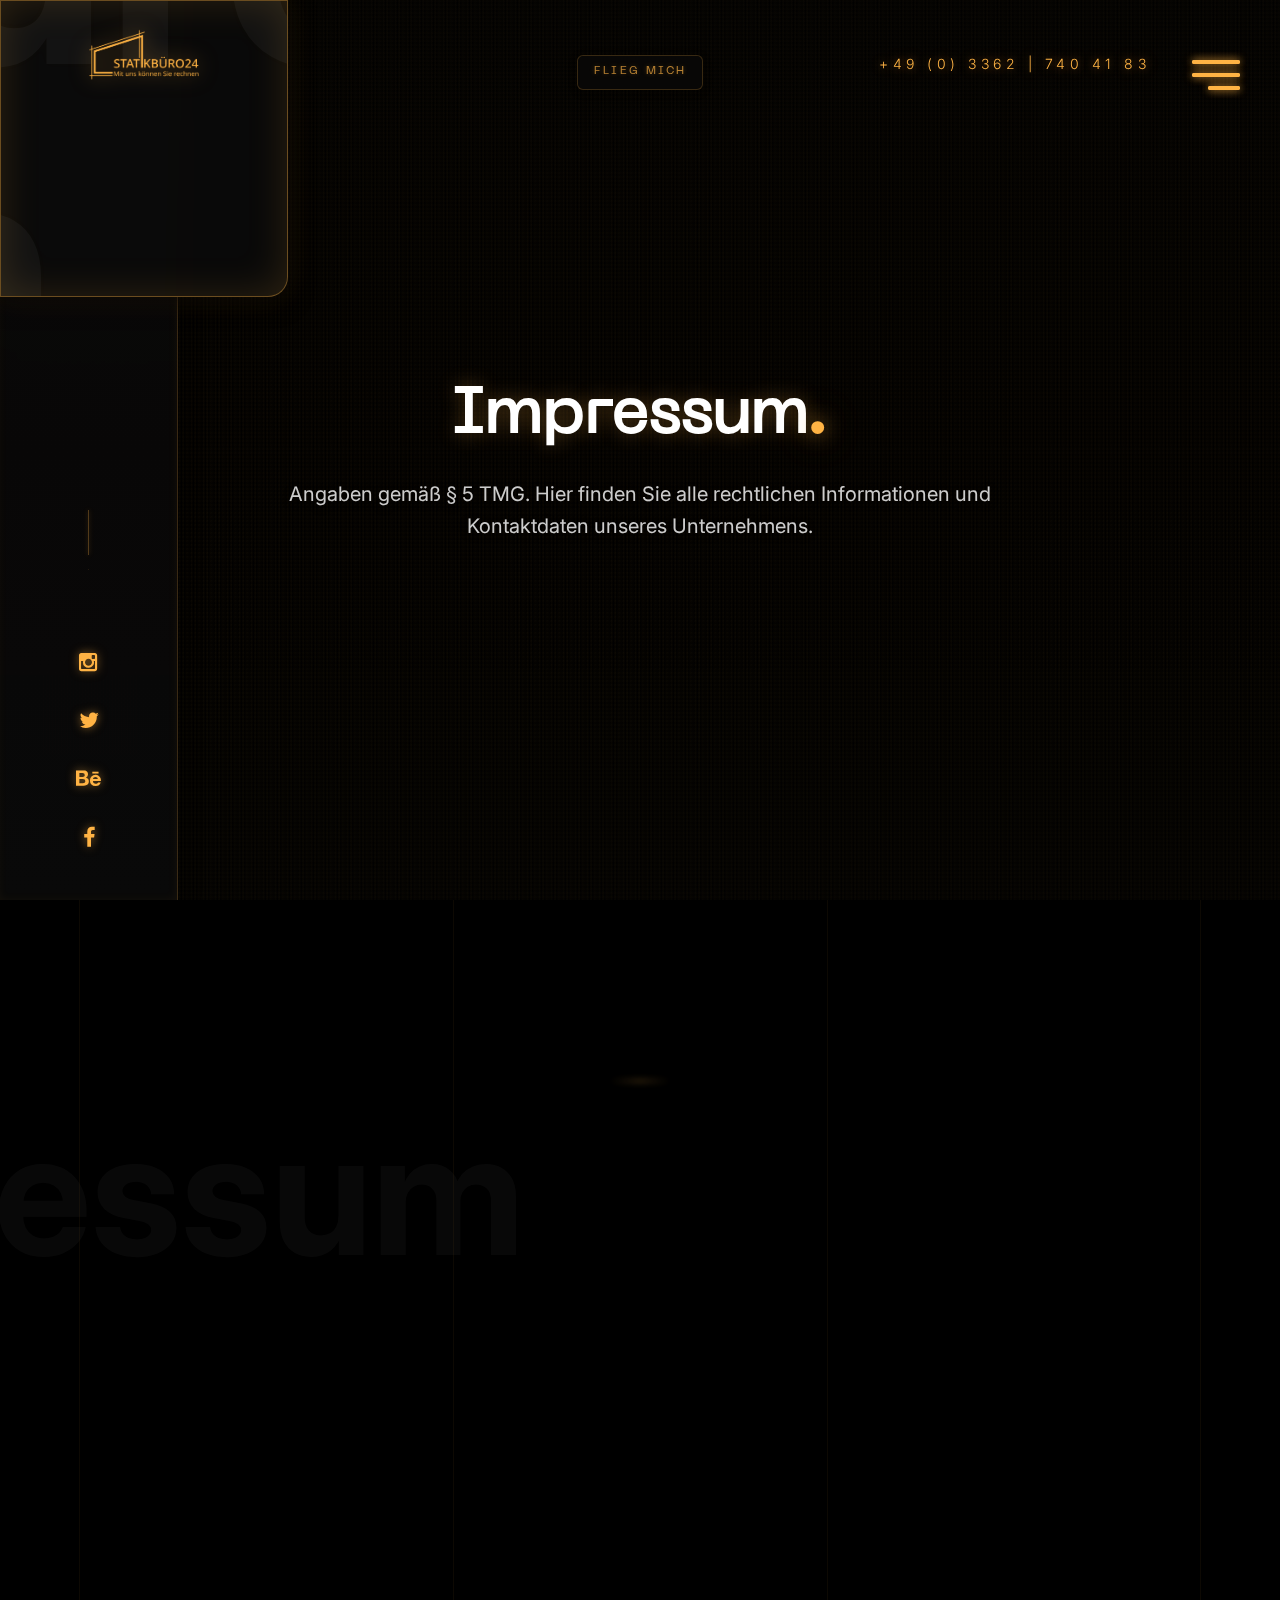
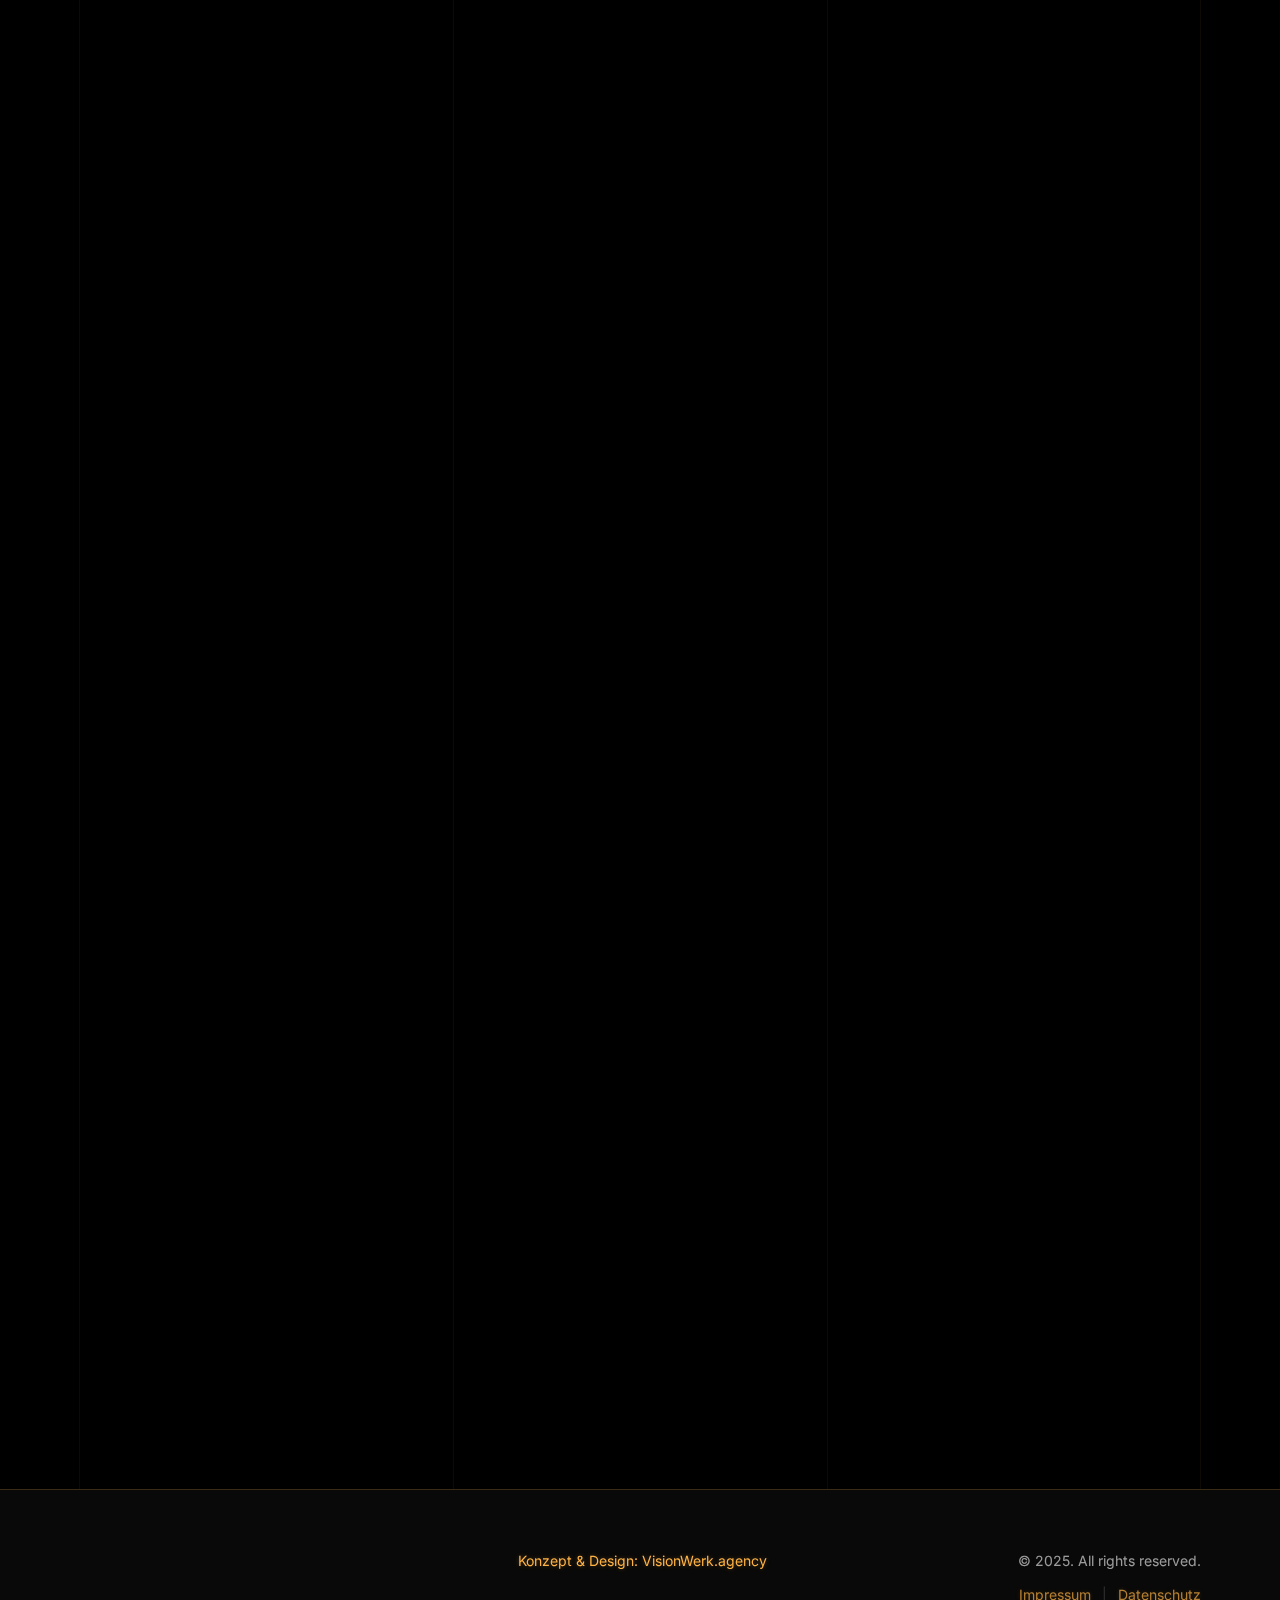
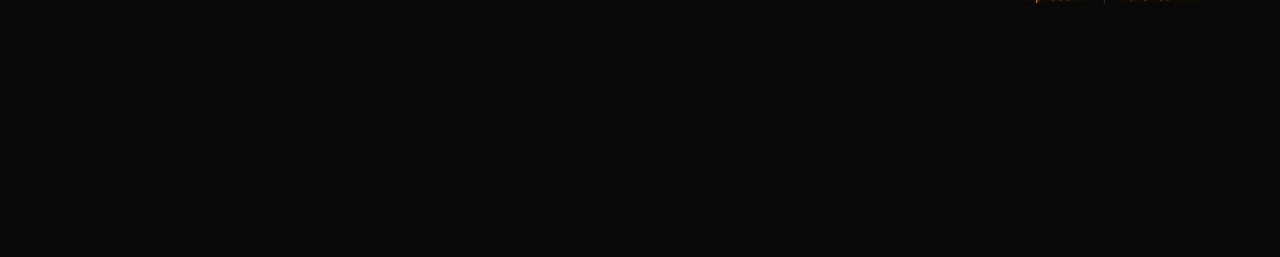
<file: impressum.html>
<!DOCTYPE HTML>
<html lang="de">
<head>
<meta  charset="utf-8">
<meta name="viewport" content="width=device-width, initial-scale=1">
<meta name="description" content="Das Statikbüro 24 bietet professionelle Ingenieurleistungen im Bereich Statik und Bauwesen. Mit langjähriger Erfahrung in Planung, Berechnung und Überwachung von Bauprojekten sorgt das Unternehmen für sichere und wirtschaftliche Baukonstruktionen.">
<title>Impressum - Statikbüro24</title> 

<!-- Favicons -->
<link rel="shortcut icon" href="statikbüro-favicon.png">


<!-- Styles -->
<link rel="preconnect" href="https://fonts.googleapis.com">
<link rel="preconnect" href="https://fonts.gstatic.com" crossorigin>
<link href="https://fonts.googleapis.com/css2?family=Inter:wght@300;400;500;600;700&display=swap" rel="stylesheet">
<link href="css/style.css" rel="stylesheet" media="screen">
<link href="css/enhanced-styles.css" rel="stylesheet" media="screen">
<link href="css/des-inspiration.css" rel="stylesheet" media="screen">
<link href="css/liquid-glass.css" rel="stylesheet" media="screen">
<link href="css/neuemachina-font.css" rel="stylesheet" media="screen">
<link href="css/futuristic-design.css" rel="stylesheet" media="screen">
<link href="css/performance-animations.css" rel="stylesheet" media="screen">
</head>
<body>
  
    <!-- Loader -->

    <div class="loader">
      <div class="page-lines">
        <div class="container">
          <div class="col-line col-xs-4">
            <div class="line"></div>
          </div>
          <div class="col-line col-xs-4">
            <div class="line"></div>
          </div>
          <div class="col-line col-xs-4">
            <div class="line"></div>
            <div class="line"></div>
          </div>
        </div>
      </div>
      <div class="loader-brand"> 
        <div class="sk-folding-cube">
          <div class="sk-cube1 sk-cube"></div>
          <div class="sk-cube2 sk-cube"></div>
          <div class="sk-cube4 sk-cube"></div>
          <div class="sk-cube3 sk-cube"></div>
        </div>
      </div>
    </div>

    <!-- Header -->
    <header id="top" class="header-home">
        <div class="brand-panel">
          <a href="index.html" class="brand">
            <img class="brand-logo" style="width: 120px;" src="img/colored-logo.png" alt="Statikbüro24 Logo"
          </a>
          <div class="brand-name">Statikbüro Berlin</div>
          <div class="slide-number">
            <span class="current-number text-primary">0<span class="count">7</span></span>
            <sup><span class="delimiter">/</span> 0<span class="total-count"></span></sup>
          </div>
        </div>
        <div class="header-phone">+49 (0) 3362 | 740 41 83</div>
        <div class="vertical-panel"></div>
        <div class="vertical-panel-content">
          <div class="vertical-panel-info">
              <div class="line"></div>
           </div>
          <ul class="social-list">
            <li><a href="" class="fa fa-instagram"></a></li>
            <li><a href="" class="fa fa-twitter"></a></li>
            <li><a href="" class="fa fa-behance"></a></li>
            <li><a href="" class="fa fa-facebook"></a></li>
           </ul>  
        </div>

      <!-- Drone im Header -->
      <div class="header-drone-container">
        <a href="index.html" class="header-drone-button">
          <span class="header-drone-fly-label">FLIEG MICH</span>
          <div class="header-sketchfab-embed-wrapper">
            <iframe 
              id="header-drone"
              title="Animated Drone Header" 
              frameborder="0" 
              scrolling="no"
              allowfullscreen 
              mozallowfullscreen="true" 
              webkitallowfullscreen="true" 
              allow="autoplay; fullscreen; xr-spatial-tracking" 
              xr-spatial-tracking 
              execution-while-out-of-viewport 
              execution-while-not-rendered 
              web-share 
              src="https://drone-fly-now.vercel.app/embed?transparent=true"
              style="background: transparent; overflow: hidden;">
            </iframe>
          </div>
        </a>
      </div>

      <!-- Navigation Desctop - DES.de Style -->

      <!-- Hamburger Menu Toggle -->
      <button class="hamburger-menu-toggle" id="hamburger-toggle" aria-label="Menü öffnen/schließen">
        <span class="hamburger-line"></span>
        <span class="hamburger-line"></span>
        <span class="hamburger-line"></span>
      </button>

      <nav class="navbar-desctop-des" id="desktop-nav-menu">
        <!-- Logo oben rechts -->
        <div class="nav-logo-top-right">
          <a href="index.html" class="brand-des">
            <img class="brand-logo" style="width: 120px;" src="img/colored-logo.png" alt="Statikbüro24 Logo"
          </a>
        </div>
        
        <!-- Zentrales vertikales Menü -->
        <div class="nav-menu-center">
          <ul class="nav-menu-vertical">
            <li class="nav-item-large">
              <a href="index.html">Interaktive Karte</a>
            </li>
            <li class="nav-item">
              <a href="index.html#about" class="js-target-scroll">Über uns</a>
            </li>
            <li class="nav-item">
              <a href="projekte.html">Projekte</a>
            </li>
            <li class="nav-item has-submenu">
              <a href="projects.html">Leistungsportfolio</a>
              <ul class="nav-submenu">
                <li><a href="projects.html#tragwerksplanung">Tragwerksplanung</a></li>
                <li><a href="projects.html#standsicherheitsnachweis">Standsicherheitsnachweis</a></li>
                <li><a href="projects.html#bauantrag">Bauantrag</a></li>
                <li><a href="projects.html#bewehrungsplan">Bewehrungsplan</a></li>
                <li><a href="projects.html#brandschutznachweis">Brandschutznachweis</a></li>
                <li><a href="projects.html#schallschutznachweis">Schallschutznachweis</a></li>
                <li><a href="projects.html#wärmeschutznachweis">Wärmeschutznachweis</a></li>
                <li><a href="projects.html#energieausweis">Energieausweis</a></li>
              </ul>
            </li>
            <li class="nav-item">
              <a href="contacts.html">Kontakt</a>
            </li>
          </ul>
        </div>

        <!-- Vertikale Texte links -->
        <div class="nav-vertical-left">
          <div class="vertical-text">
            <a href="datenschutz.html">Datenschutz</a>
          </div>
          <div class="vertical-text">
            <a href="impressum.html">Impressum</a>
          </div>
          <div class="vertical-text">
            <span>© 2025</span>
          </div>
        </div>

        <!-- Sprache Selector unten mittig -->
        <div class="nav-language-center">
          <span class="lang-active">de</span> <span class="lang-separator">/</span> <span class="lang-inactive">en</span>
        </div>

        <!-- Social Media Icons unten rechts -->
        <div class="nav-social-bottom-right">
          <a href="" class="social-icon">in</a>
          <a href="" class="social-icon">k</a>
          <a href="" class="social-icon">f</a>
        </div>
      </nav>

      <!-- Navigation Mobile -->

      <nav class="navbar-mobile">
        <a href="index.html" class="brand">
          <img class="brand-logo" src="img/colored-logo.png" alt="Statikbüro24"
        </a>
        
        <div class="navbar-mobile-right">
          <a href="tel:+4933627404183" class="navbar-mobile-phone-btn">
            <span class="phone-btn-label">
              <i class="fa fa-phone"></i>
            </span>
          </a>
          
          <button class="hamburger-menu-toggle" id="hamburger-toggle-mobile" aria-label="Menü öffnen/schließen">
            <span class="hamburger-line"></span>
            <span class="hamburger-line"></span>
            <span class="hamburger-line"></span>
          </button>
        </div>
      </nav> 
    </header>

  <!-- Layout -->

  <div class="layout">
    
    <!-- Home / Hero Section -->
    
    <main class="main">
      <!-- Hero Content -->
      <div class="container">
        <div class="main-hero-header">
          <h1 class="hero-title slide-in-right">Impressum<span class="text-primary">.</span></h1>
          <p class="hero-subtitle slide-in-left delay-1">Angaben gemäß § 5 TMG. Hier finden Sie alle rechtlichen Informationen und Kontaktdaten unseres Unternehmens.</p>
        </div>
      </div>
    </main>

    <div class="content">   
    
      <!-- Impressum Content -->

      <section class="about section">
        <div class="container">
          <header class="section-header">
            <h2 class="section-title slide-in-right">Angaben gemäß <span class="text-primary">§ 5 TMG</span></h2>
            <strong class="fade-title-left">impressum</strong>
          </header>
          
          <div class="entry slide-in-up delay-2">
            <div class="impressum-content">
              <h4>Statikbüro24</h4>
              <p>Franz-Ehrlich-Straße 12<br>
              12489 Berlin</p>
              
              <h4>Inhaber:</h4>
              <p>Julian Pohle</p>
              
              <h4>Kontakt</h4>
              <p>Telefon: +49 (0) 3362-740 41 83<br>
              Mobil: +49 (0)151 6851 3553<br>
              E-Mail: info@statikbuero-24.de</p>
              
              <h4>Umsatzsteuer-ID</h4>
              <p>Umsatzsteuer-Identifikationsnummer gemäß § 27 a Umsatzsteuergesetz:<br>
              DE 36/201/03129</p>
              
              <h4>Umsetzung</h4>
              <p>iSpod-Webagentur</p>
              
              <h4>Verbraucherstreitbeilegung/Universalschlichtungsstelle</h4>
              <p>Die EU-Kommission stellt eine Plattform für die außergerichtliche Online-Streitbeilegung (OS-Plattform) bereit, die unter <a href="https://ec.europa.eu/consumers/odr" target="_blank" rel="noopener">https://ec.europa.eu/consumers/odr</a> aufrufbar ist.</p>
              <p>Wir sind weder bereit noch verpflichtet, an einem Streitbeilegungsverfahren vor einer Verbraucherschlichtungsstelle teilzunehmen.</p>
              
              <h4>Haftung für Inhalte</h4>
              <p>Als Diensteanbieter sind wir gemäß § 7 Abs.1 TMG für eigene Inhalte auf diesen Seiten nach den allgemeinen Gesetzen verantwortlich. Nach §§ 8 bis 10 TMG sind wir als Diensteanbieter jedoch nicht verpflichtet, übermittelte oder gespeicherte fremde Informationen zu überwachen oder nach Umständen zu forschen, die auf eine rechtswidrige Tätigkeit hinweisen. Verpflichtungen zur Entfernung oder Sperrung der Nutzung von Informationen nach den allgemeinen Gesetzen bleiben hiervon unberührt. Eine diesbezügliche Haftung ist jedoch erst ab dem Zeitpunkt der Kenntnis einer konkreten Rechtsverletzung möglich. Bei Bekanntwerden von entsprechenden Rechtsverletzungen werden wir diese Inhalte umgehend entfernen.</p>
              
              <h4>Haftung für Links</h4>
              <p>Unser Angebot enthält Links zu externen Websites Dritter, auf deren Inhalte wir keinen Einfluss haben. Deshalb können wir für diese fremden Inhalte auch keine Gewähr übernehmen. Für die Inhalte der verlinkten Seiten ist stets der jeweilige Anbieter oder Betreiber der Seiten verantwortlich. Die verlinkten Seiten wurden zum Zeitpunkt der Verlinkung auf mögliche Rechtsverstöße überprüft. Rechtswidrige Inhalte waren zum Zeitpunkt der Verlinkung nicht erkennbar. Eine permanente inhaltliche Kontrolle der verlinkten Seiten ist jedoch ohne konkrete Anhaltspunkte einer Rechtsverletzung nicht zumutbar. Bei Bekanntwerden von Rechtsverletzungen werden wir derartige Links umgehend entfernen.</p>
              
              <h4>Urheberrecht</h4>
              <p>Die durch die Seitenbetreiber erstellten Inhalte und Werke auf diesen Seiten unterliegen dem deutschen Urheberrecht. Die Vervielfältigung, Bearbeitung, Verbreitung und jede Art der Verwertung außerhalb der Grenzen des Urheberrechtes bedürfen der schriftlichen Zustimmung des jeweiligen Autors bzw. Erstellers. Downloads und Kopien dieser Seite sind nur für den privaten, nicht kommerziellen Gebrauch gestattet. Soweit die Inhalte auf dieser Seite nicht vom Betreiber erstellt wurden, werden die Urheberrechte Dritter beachtet. Insbesondere werden Inhalte Dritter als solche gekennzeichnet. Sollten Sie trotzdem auf eine Urheberrechtsverletzung aufmerksam werden, bitten wir um einen entsprechenden Hinweis. Bei Bekanntwerden von Rechtsverletzungen werden wir derartige Inhalte umgehend entfernen. Quelle: e-recht24.de</p>
            </div>
          </div>
        </div>
      </section>

      <!-- Footer -->

      <footer id="footer" class="footer">     
        <div class="container">
          <div class="row-base row">
            <div class="col-base text-left-md col-md-4">
              <a href="index.html" class="brand">
                <img class="brand-logo" style="width: 120px;" src="img/colored-logo.png" alt="Statikbüro24 Logo"
              </a>
            </div>
            <div class="text-center-md col-base col-md-4">
              <a href="https://visionwerk.agency/" class="author-link">
                Konzept & Design: VisionWerk.agency
              </a>
            </div>
            <div class="text-right-md col-base col-md-4">
              <div class="footer-links-wrapper">
                <p class="footer-copyright">© 2025. All rights reserved.</p>
                <div class="footer-links">
                  <a href="impressum.html" class="footer-link">Impressum</a>
                  <span class="footer-separator">|</span>
                  <a href="datenschutz.html" class="footer-link">Datenschutz</a>
                </div>
              </div>
            </div>
          </div>
        </div>
      </footer>

      <!-- Lines -->

      <div class="page-lines">
        <div class="container">
          <div class="col-line col-xs-4">
            <div class="line"></div>
          </div>
          <div class="col-line col-xs-4">
            <div class="line"></div>
          </div>
          <div class="col-line col-xs-4">
            <div class="line"></div>
            <div class="line"></div>
          </div>
        </div>
      </div>
    </div>
  </div>

<!-- SCRIPTS -->

<script src="js/perf-helpers.js" defer></script>
<script src="js/jquery.min.js"></script>
<script src="js/bootstrap.min.js"></script>
<script src="js/smoothscroll.js" defer></script>
<script src="js/jquery.validate.min.js" defer></script>
<script src="js/wow.min.js" defer></script>
<script src="js/jquery.stellar.min.js" defer></script>
<script src="js/jquery.magnific-popup.js" defer></script>
<script src="js/owl.carousel.min.js" defer></script>
<script src="js/interface.js" defer></script>
<script src="js/scroll-animations.js" defer></script>

<style>
body, html {
  background-color: #000 !important;
}

.impressum-content {
  max-width: 900px;
  margin: 0 auto;
  text-align: left;
  color: #e0e0e0;
  line-height: 1.8;
}

.impressum-content h4 {
  font-size: 20px;
  font-weight: 600;
  color: #ffb344;
  margin-top: 40px;
  margin-bottom: 20px;
}

.impressum-content h4:first-child {
  margin-top: 0;
}

.impressum-content p {
  margin-bottom: 20px;
  line-height: 1.8;
  color: #e0e0e0;
}

.impressum-content a {
  color: #ffb344;
  text-decoration: none;
  transition: color 0.3s ease;
}

.impressum-content a:hover {
  color: #ffc966;
  text-decoration: underline;
}

.footer {
  background-color: #000;
  margin-top: 120px;
}
</style>

<script>
$(document).ready(function() {
  // Hamburger Menu Toggle
  $('.hamburger-menu-toggle').on('click', function() {
    $(this).toggleClass('active');
    $('#desktop-nav-menu').toggleClass('active');
    $('body, html').toggleClass('menu-open');
  });

  // Dropdown-Pfeil für Submenü - Mobile und Desktop
  $(document).on('click', '.nav-item.has-submenu > a', function(e) {
    e.preventDefault();
    e.stopPropagation(); // Verhindere Event-Bubbling zum Menü-Container
    var $navItem = $(this).parent('.nav-item.has-submenu');
    $navItem.toggleClass('active');
    
    // Force reflow um sicherzustellen, dass CSS angewendet wird
    void $navItem[0].offsetHeight;
    
    return false;
  });

  // Funktion zum Schließen des Menüs
  function closeMenu() {
    $('.hamburger-menu-toggle').removeClass('active');
    $('#desktop-nav-menu').removeClass('active');
    $('body, html').removeClass('menu-open');
  }
  
  // Menü schließen bei ALLEN Links im Menü - mit höchster Priorität
  // Wichtig: Dies muss für Anchor-Links (#about, projects.html#tragwerksplanung) funktionieren, damit das Menü schließt
  // bevor das Scrollen startet, genau wie bei Links zu anderen Seiten
  $(document).on('click', '#desktop-nav-menu a', function(e) {
    var $link = $(this);
    var href = $link.attr('href');
    var isSubmenuLink = $link.closest('.nav-submenu').length > 0;
    var isSubmenuToggle = $link.closest('.nav-item.has-submenu > a').length > 0;
    
    // Wenn es ein normaler Link ist (nicht Submenü-Toggle oder Submenü-Link)
    if (!isSubmenuLink && !isSubmenuToggle) {
      // Für Anchor-Links auf derselben Seite oder zu anderen Seiten: Schließe Menü UND scrollen zur Section
      if (href && (href.indexOf('#') === 0 || href.indexOf('index.html#') !== -1 || href.indexOf('projects.html#') !== -1)) {
        e.preventDefault(); // Verhindere Standard-Verhalten
        closeMenu(); // Schließe Menü zuerst
        
        // Prüfe ob Link zu einer anderen Seite führt
        var isExternalPage = href.indexOf('projects.html#') !== -1 || href.indexOf('index.html#') !== -1;
        var currentPage = window.location.pathname.split('/').pop() || 'index.html';
        var targetPage = null;
        
        if (href.indexOf('projects.html#') !== -1) {
          targetPage = 'projects.html';
        } else if (href.indexOf('index.html#') !== -1) {
          targetPage = 'index.html';
        }
        
        // Wenn Link zu einer anderen Seite führt, navigiere dorthin
        if (targetPage && targetPage !== currentPage) {
          var hasHash = href.indexOf('#') !== -1;
          if (hasHash && targetPage === 'projects.html') {
            var pendingHashValue = href.substring(href.indexOf('#'));
            try {
              sessionStorage.setItem('pendingHashNavigation', pendingHashValue);
              sessionStorage.setItem('pendingHashTargetPage', targetPage);
            } catch (error) {
              // SessionStorage könnte deaktiviert sein – weiter ohne gespeicherten Hash
            }
            setTimeout(function() {
              window.location.href = targetPage;
            }, 100);
          } else {
            setTimeout(function() {
              window.location.href = href;
            }, 100);
          }
          return false;
        }
        
        // Extrahiere Hash aus href (kann "#about", "index.html#about" oder "projects.html#tragwerksplanung" sein)
        var hash = href.indexOf('#') !== -1 ? href.substring(href.indexOf('#')) : href;
        var target = $(hash);
        
        if (target.length) {
          // Warte kurz, damit Menü geschlossen ist, dann scrollen
          setTimeout(function() {
            var offset = ($(window).width() <= 991) ? 100 : 120;
            // Auf Mobile: Sofortiges Scrollen ohne Animation für flüssigeres Verhalten
            if ($(window).width() <= 991) {
              window.scrollTo({
                top: target.offset().top - offset,
                behavior: 'auto'
              });
            } else {
              $('html, body').animate({
                scrollTop: target.offset().top - offset
              }, 1000);
            }
          }, 100);
        }
        
        return false;
      } else {
        // Für Links zu anderen Seiten: Schließe Menü SOFORT
        closeMenu();
      }
    }
    // Submenü-Links (z.B. "Tragwerksplanung", "Bauantrag") schließen auch das Menü
    else if (isSubmenuLink) {
      if (href && (href.indexOf('#') === 0 || href.indexOf('projects.html#') !== -1 || href.indexOf('index.html#') !== -1)) {
        e.preventDefault();
        closeMenu();
        
        // Prüfe ob Link zu einer anderen Seite führt
        var currentPage = window.location.pathname.split('/').pop() || 'index.html';
        var targetPage = null;
        
        if (href.indexOf('projects.html#') !== -1) {
          targetPage = 'projects.html';
        } else if (href.indexOf('index.html#') !== -1) {
          targetPage = 'index.html';
        }
        
        // Wenn Link zu einer anderen Seite führt, navigiere dorthin
        if (targetPage && targetPage !== currentPage) {
          setTimeout(function() {
            window.location.href = href;
          }, 100);
          return false;
        }
        
        var hash = href.indexOf('#') !== -1 ? href.substring(href.indexOf('#')) : href;
        var target = $(hash);
        
        if (target.length) {
          setTimeout(function() {
            var offset = ($(window).width() <= 991) ? 100 : 120;
            // Auf Mobile: Sofortiges Scrollen ohne Animation für flüssigeres Verhalten
            if ($(window).width() <= 991) {
              window.scrollTo({
                top: target.offset().top - offset,
                behavior: 'auto'
              });
            } else {
              $('html, body').animate({
                scrollTop: target.offset().top - offset
              }, 1000);
            }
          }, 100);
        }
        
        return false;
      } else {
        closeMenu();
      }
    }
  });

  // ESC Taste zum Schließen
  $(document).on('keydown', function(e) {
    if (e.key === 'Escape' && $('#desktop-nav-menu').hasClass('active')) {
      $('.hamburger-menu-toggle').removeClass('active');
      $('#desktop-nav-menu').removeClass('active');
      $('body, html').removeClass('menu-open');
    }
  });
});
</script>

</body>
</html>
</file>
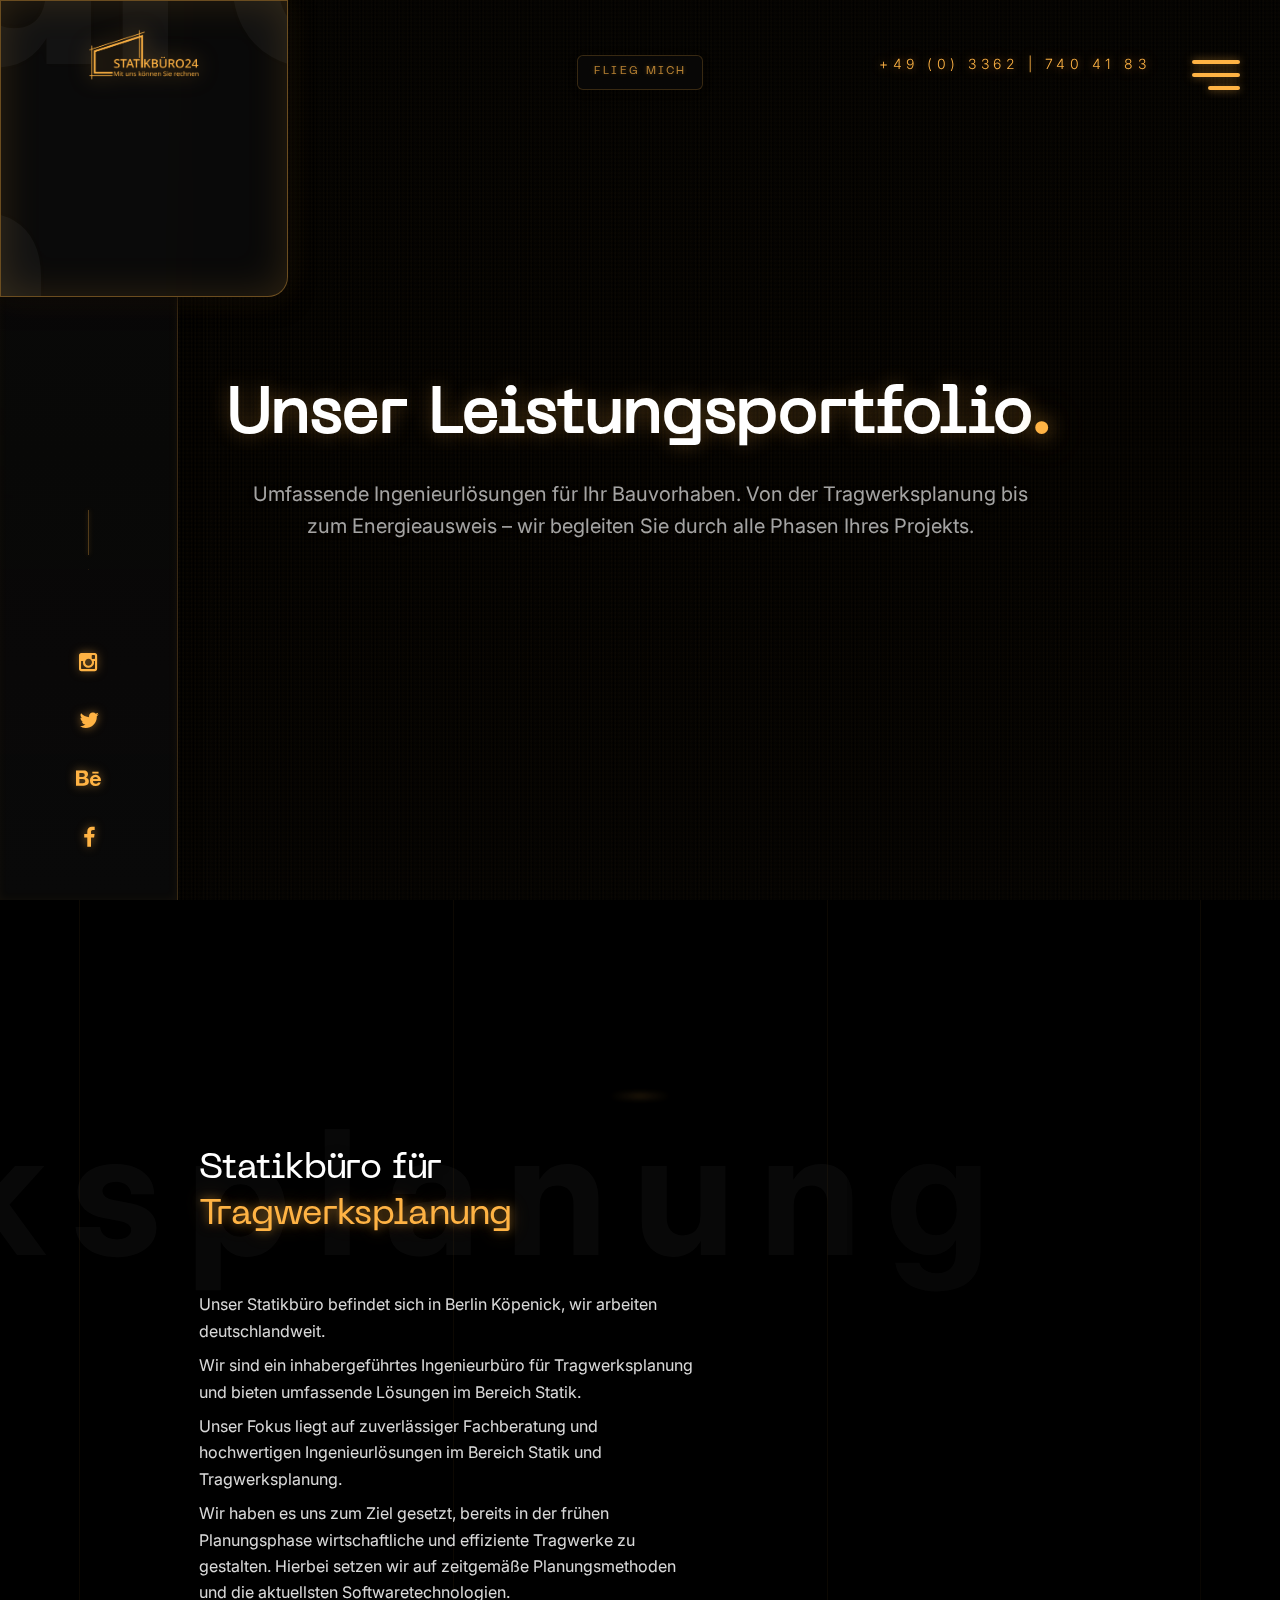
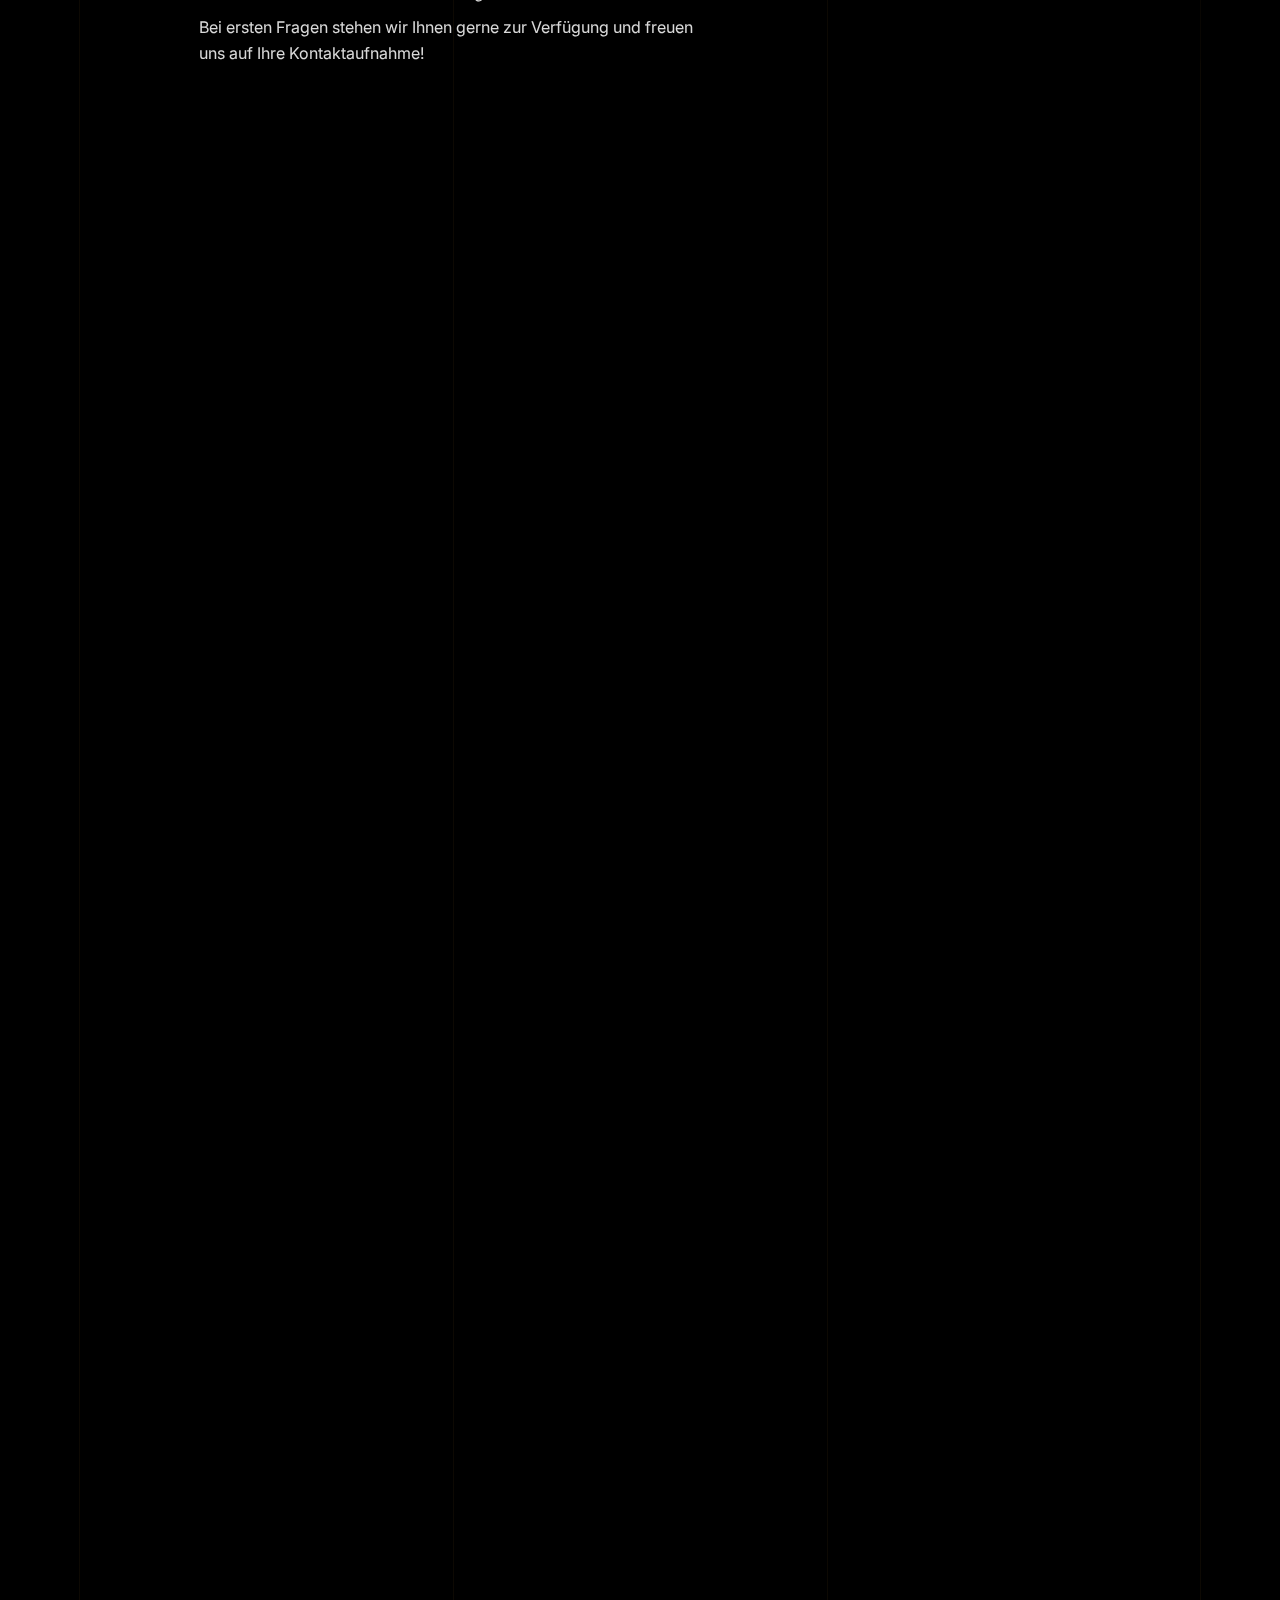
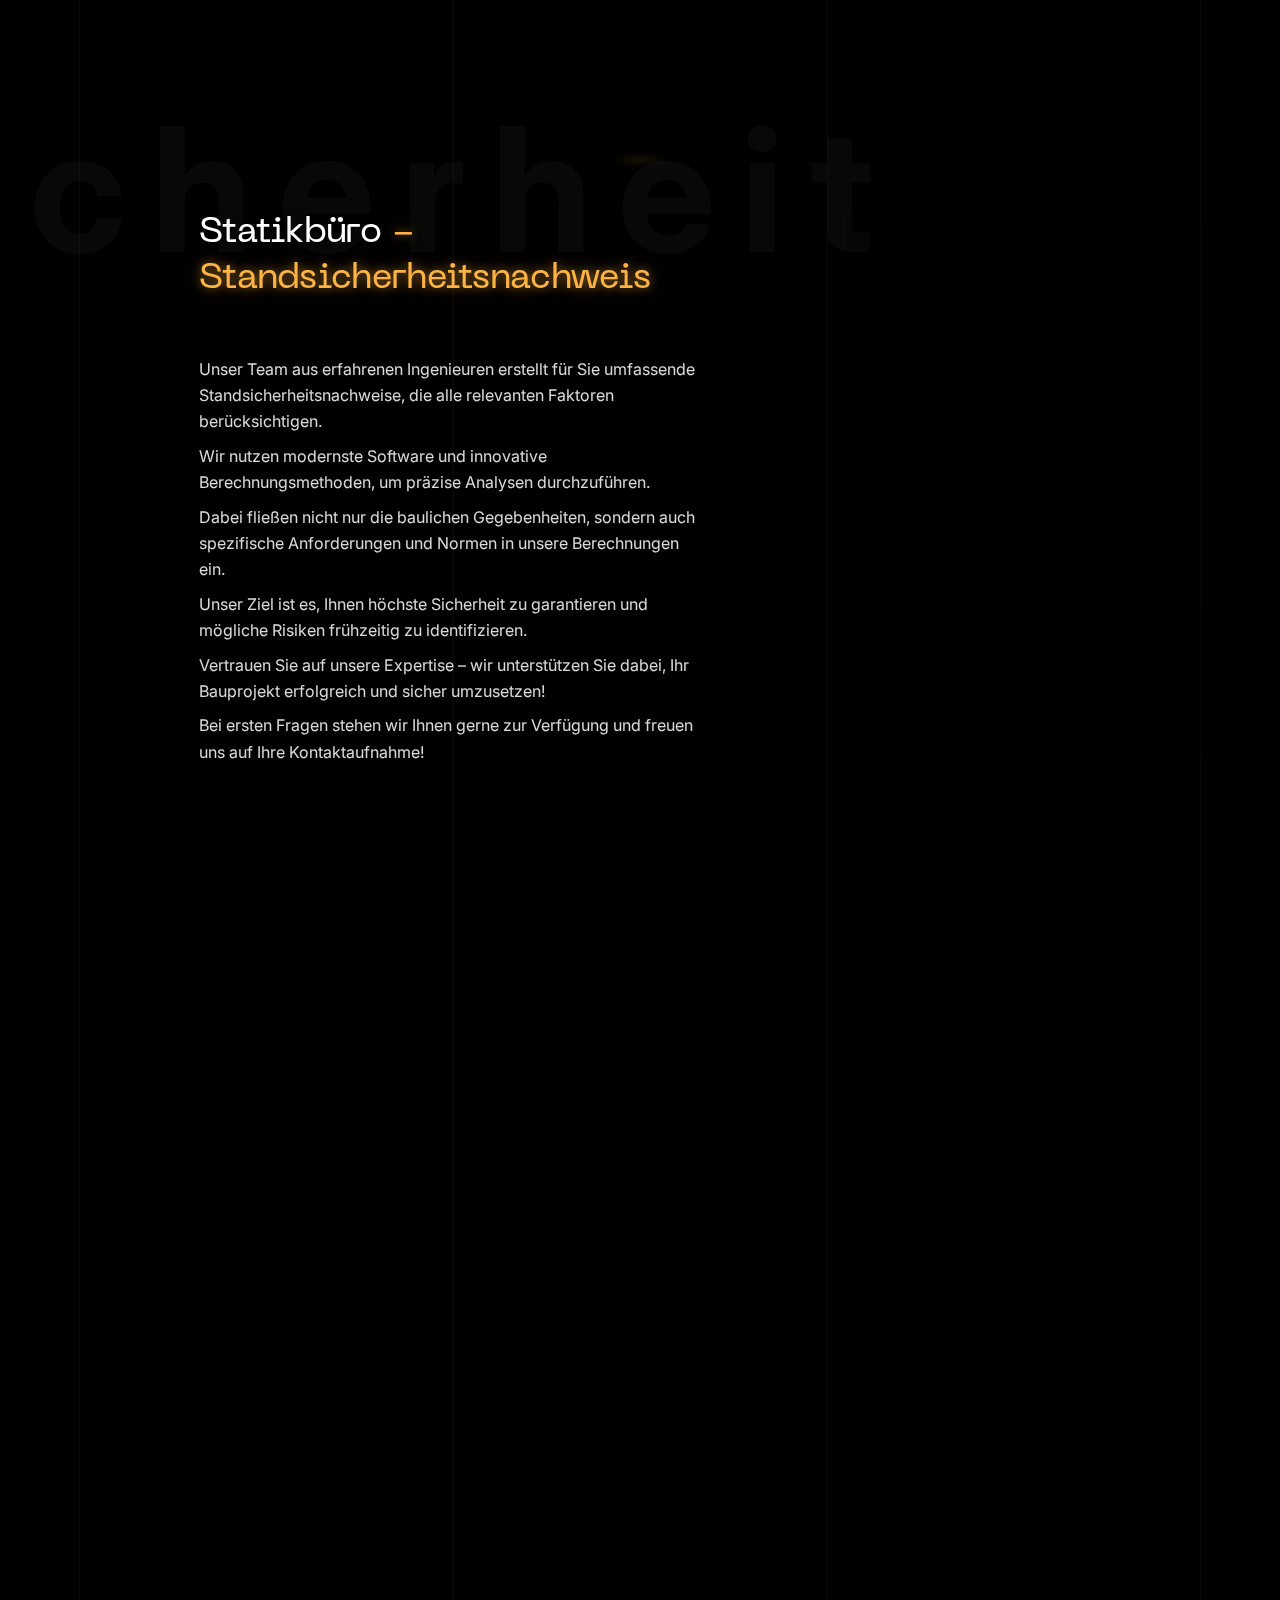
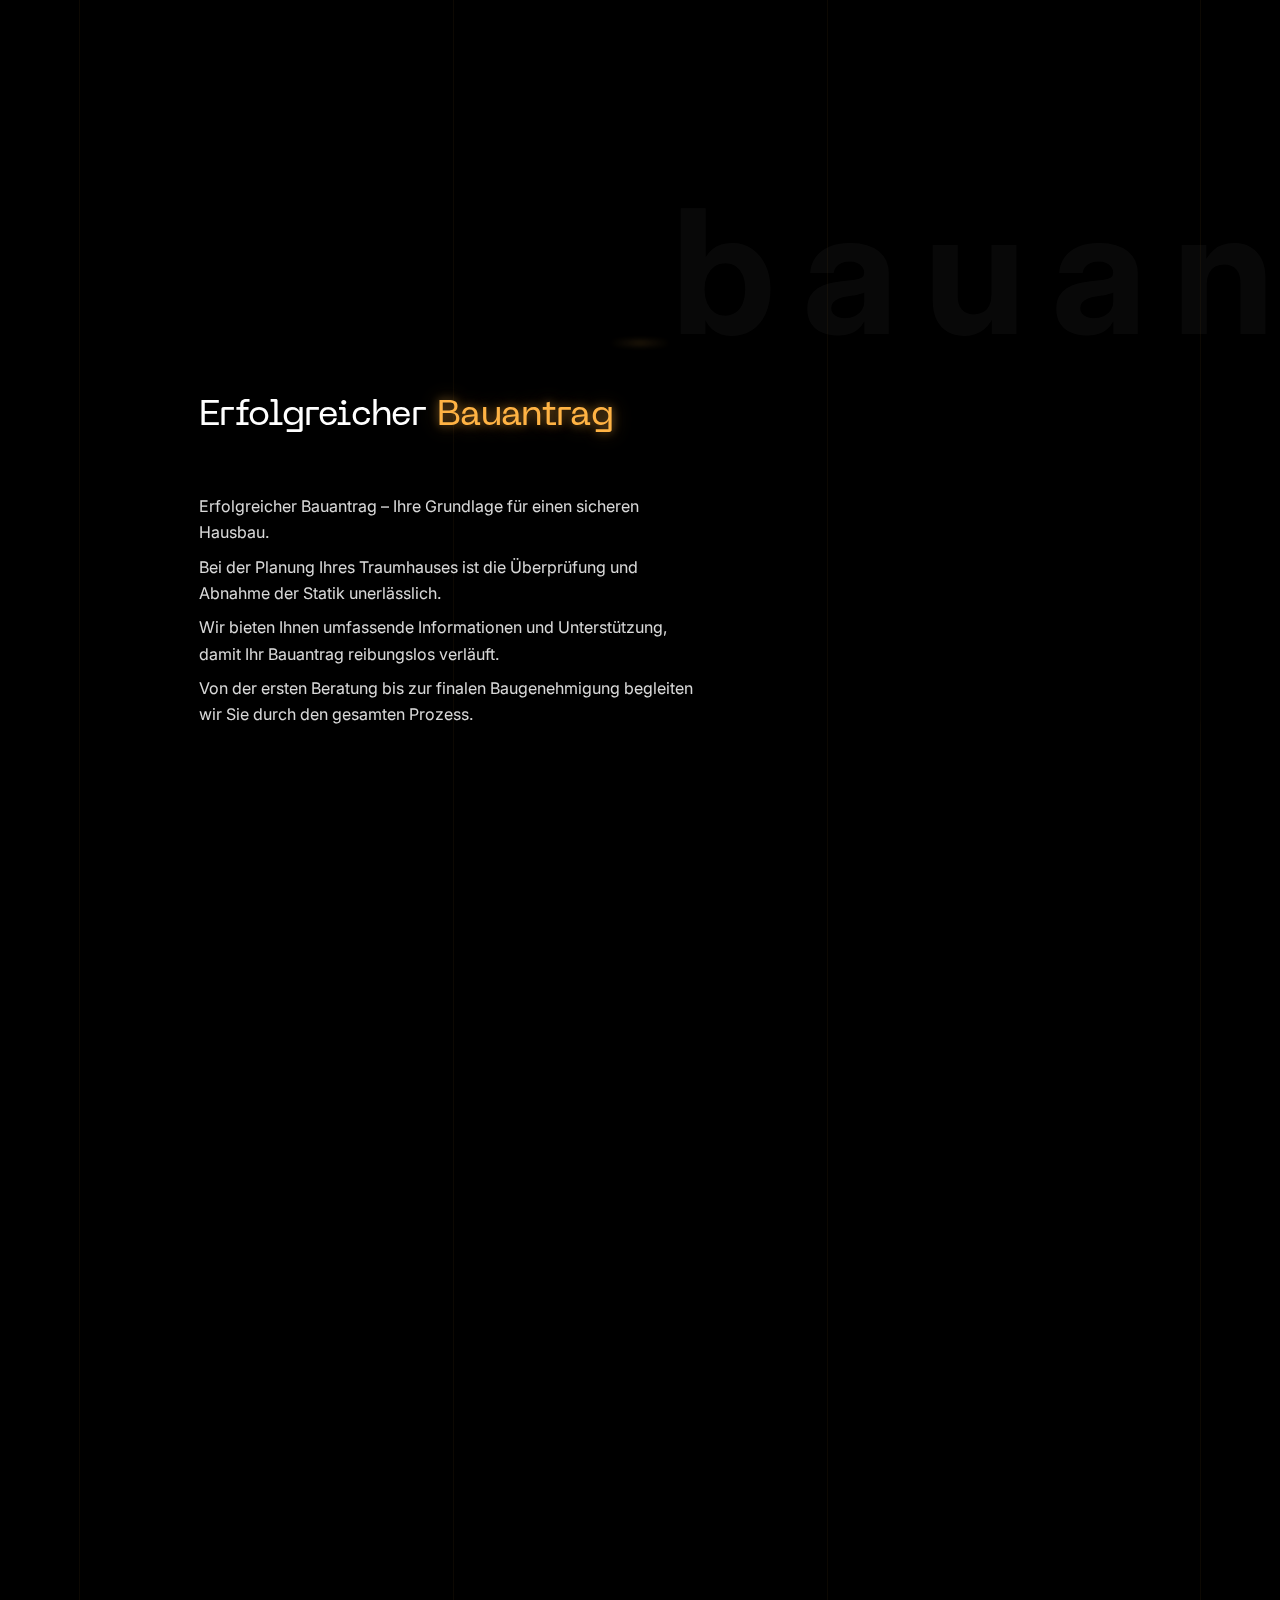
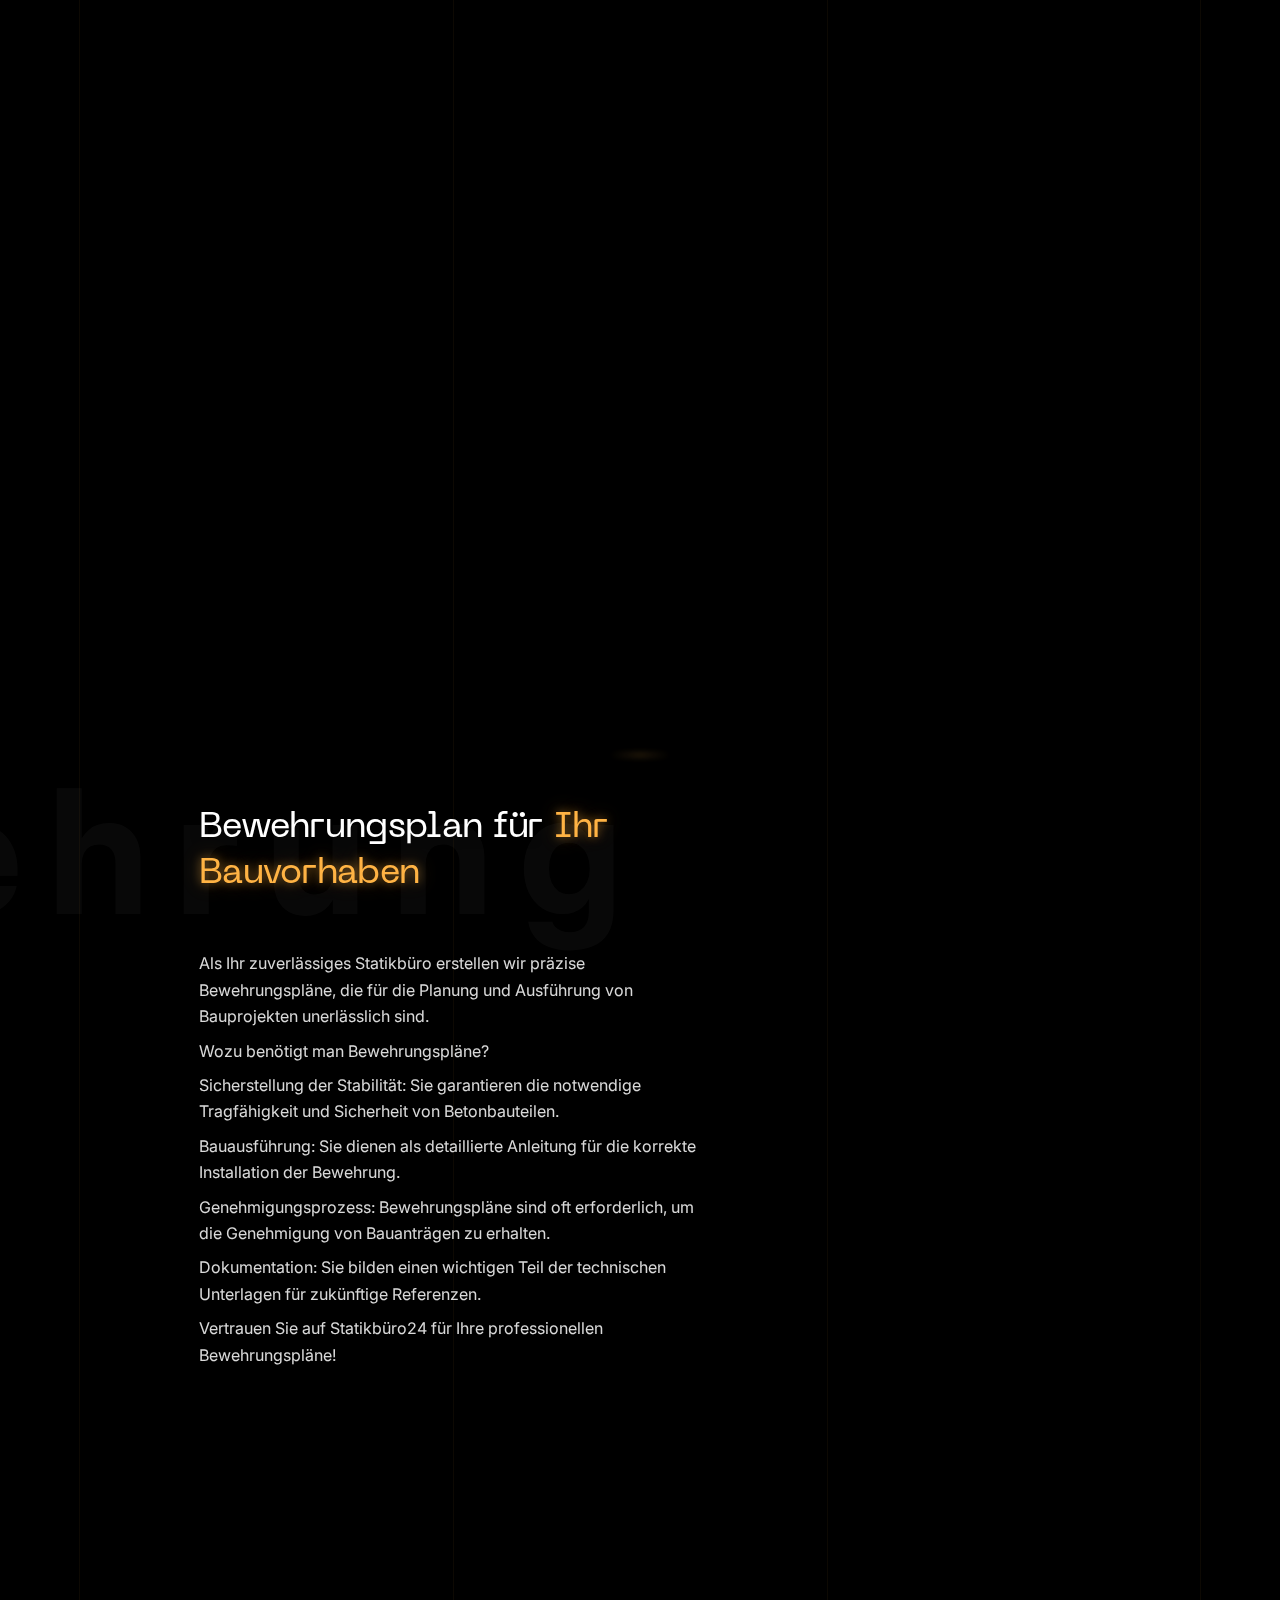
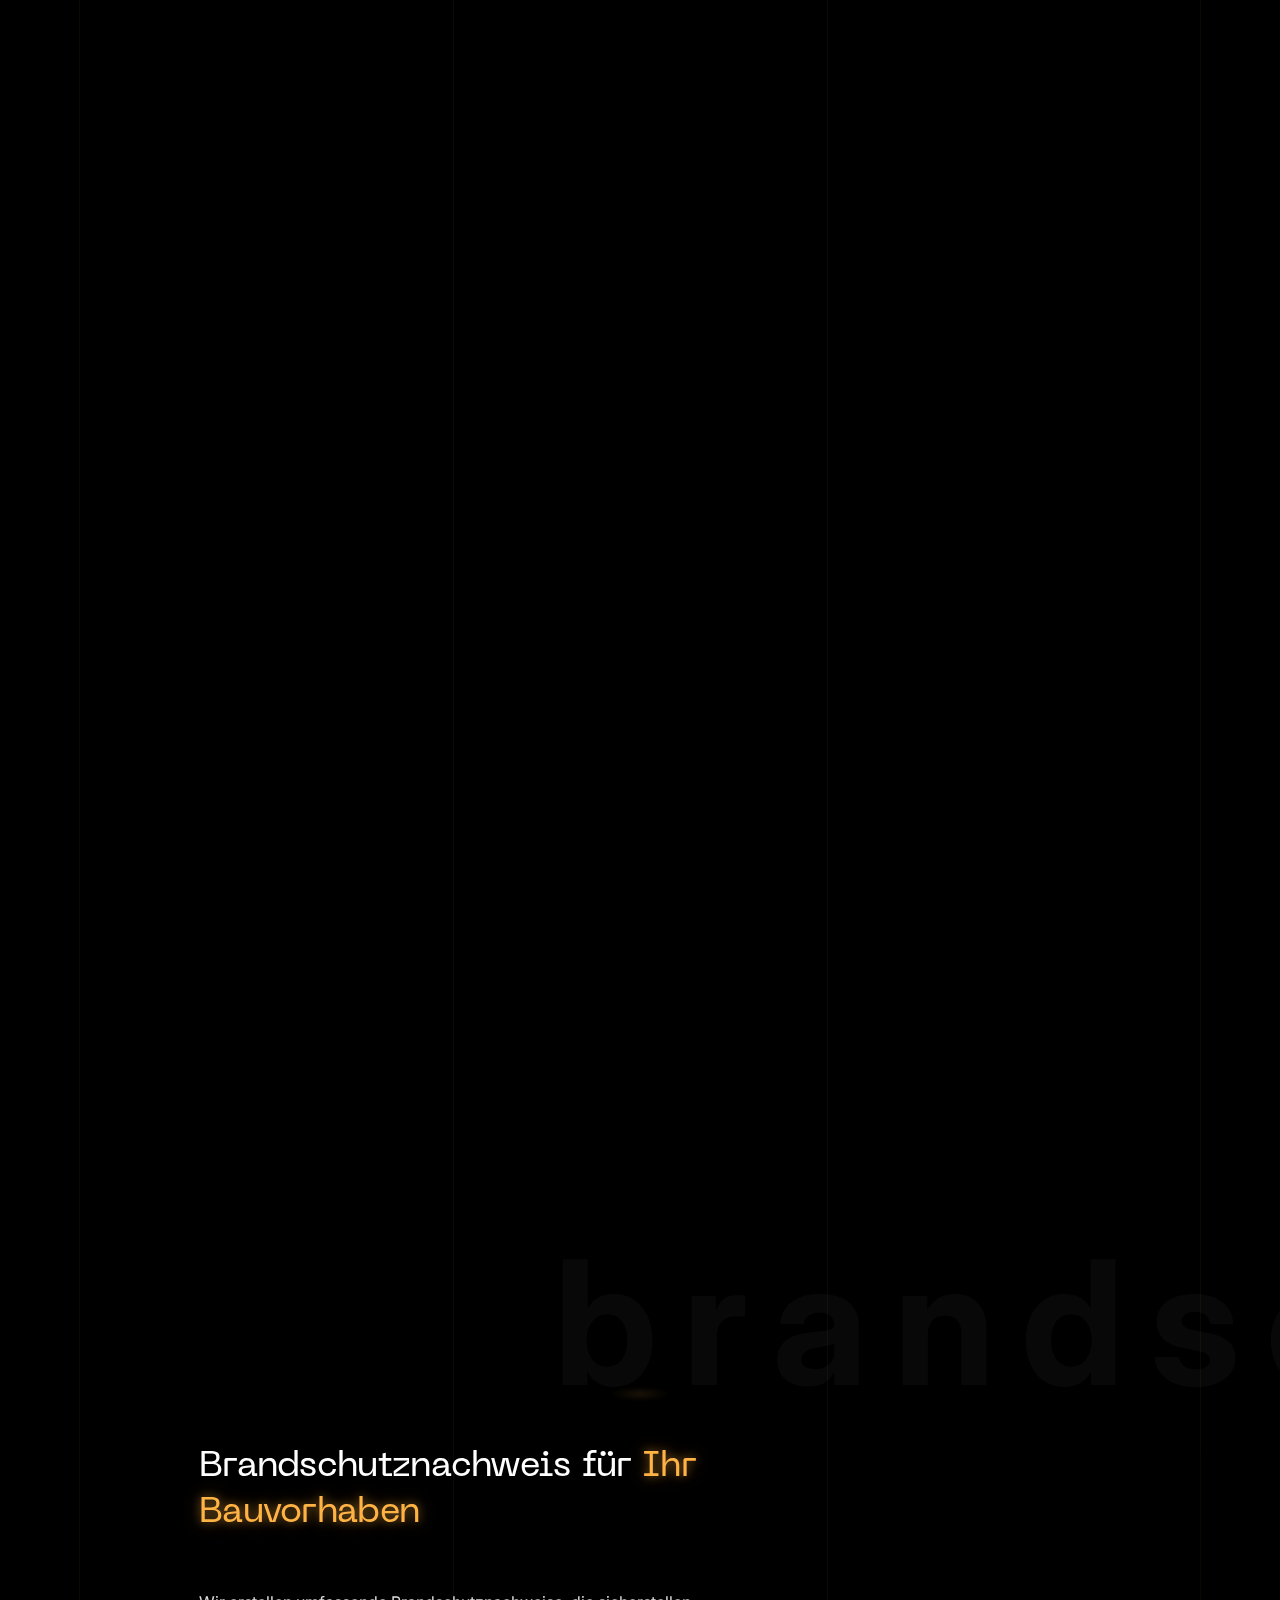
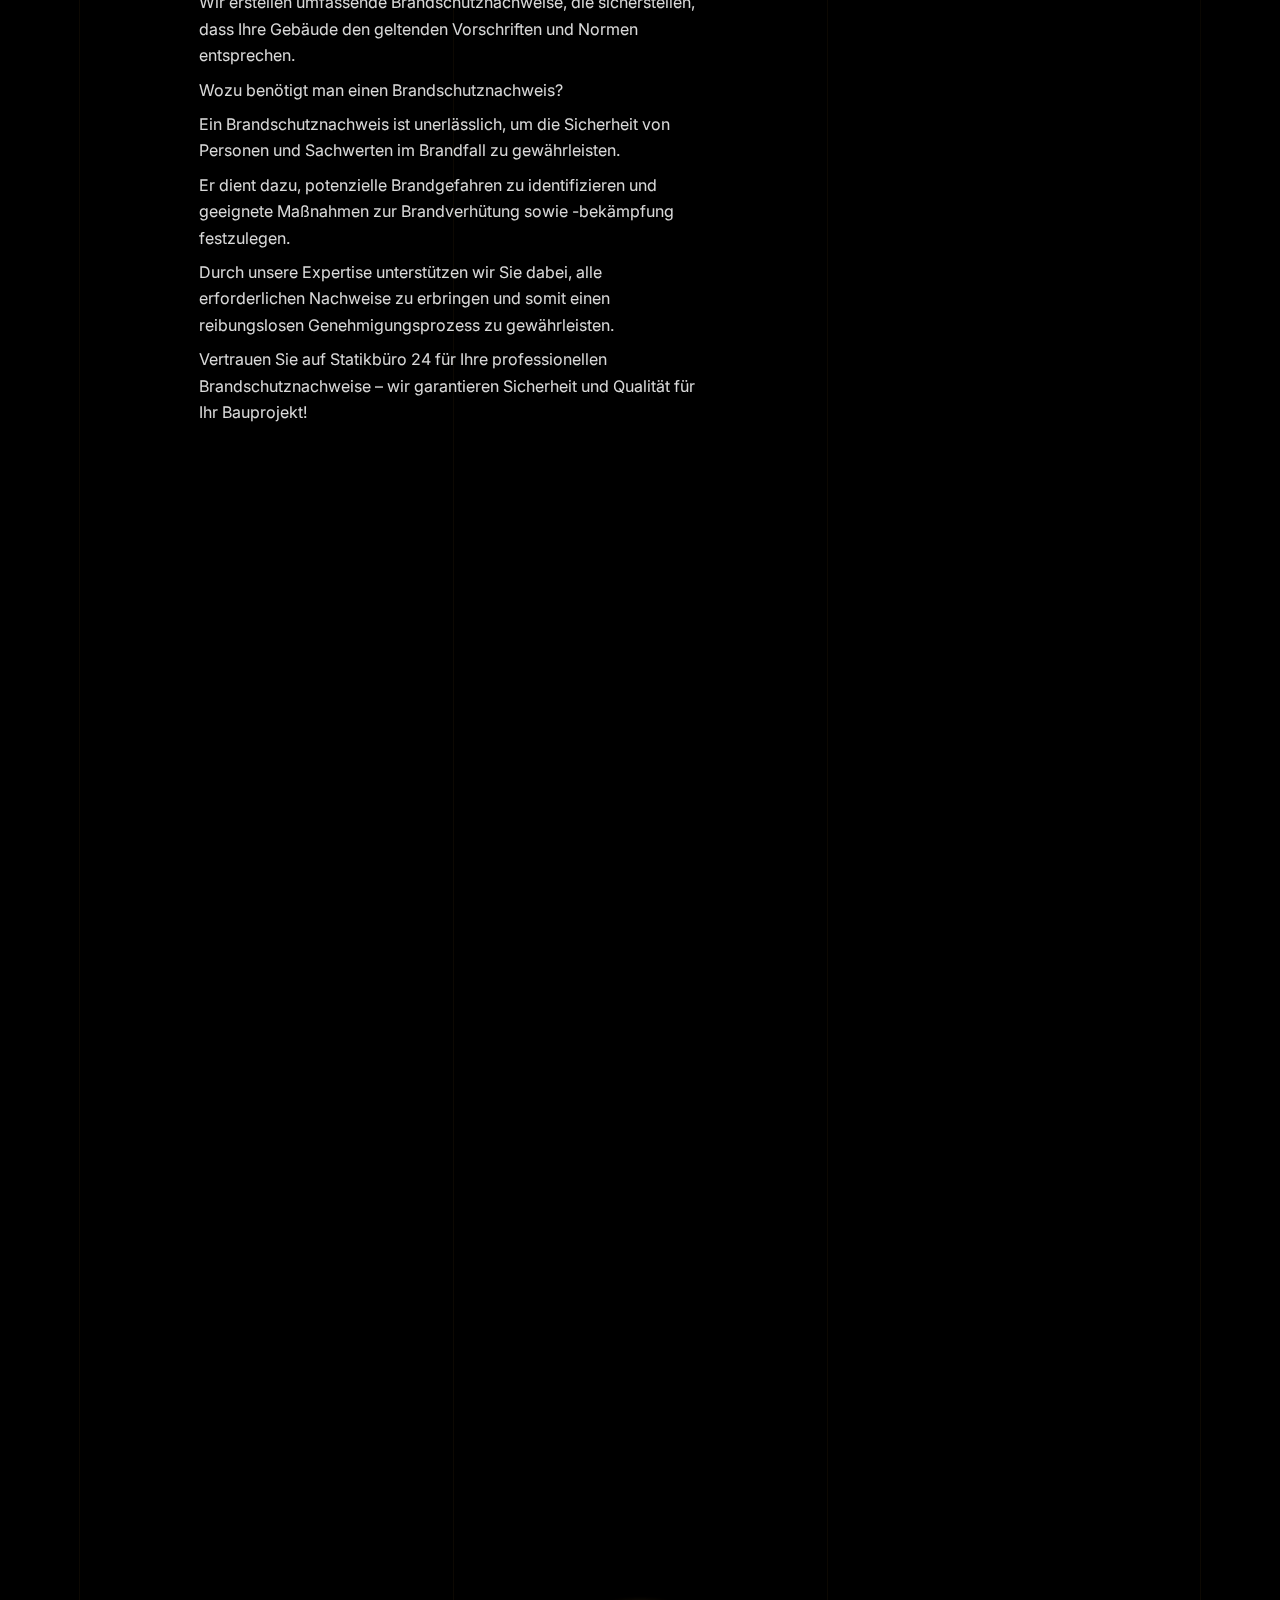
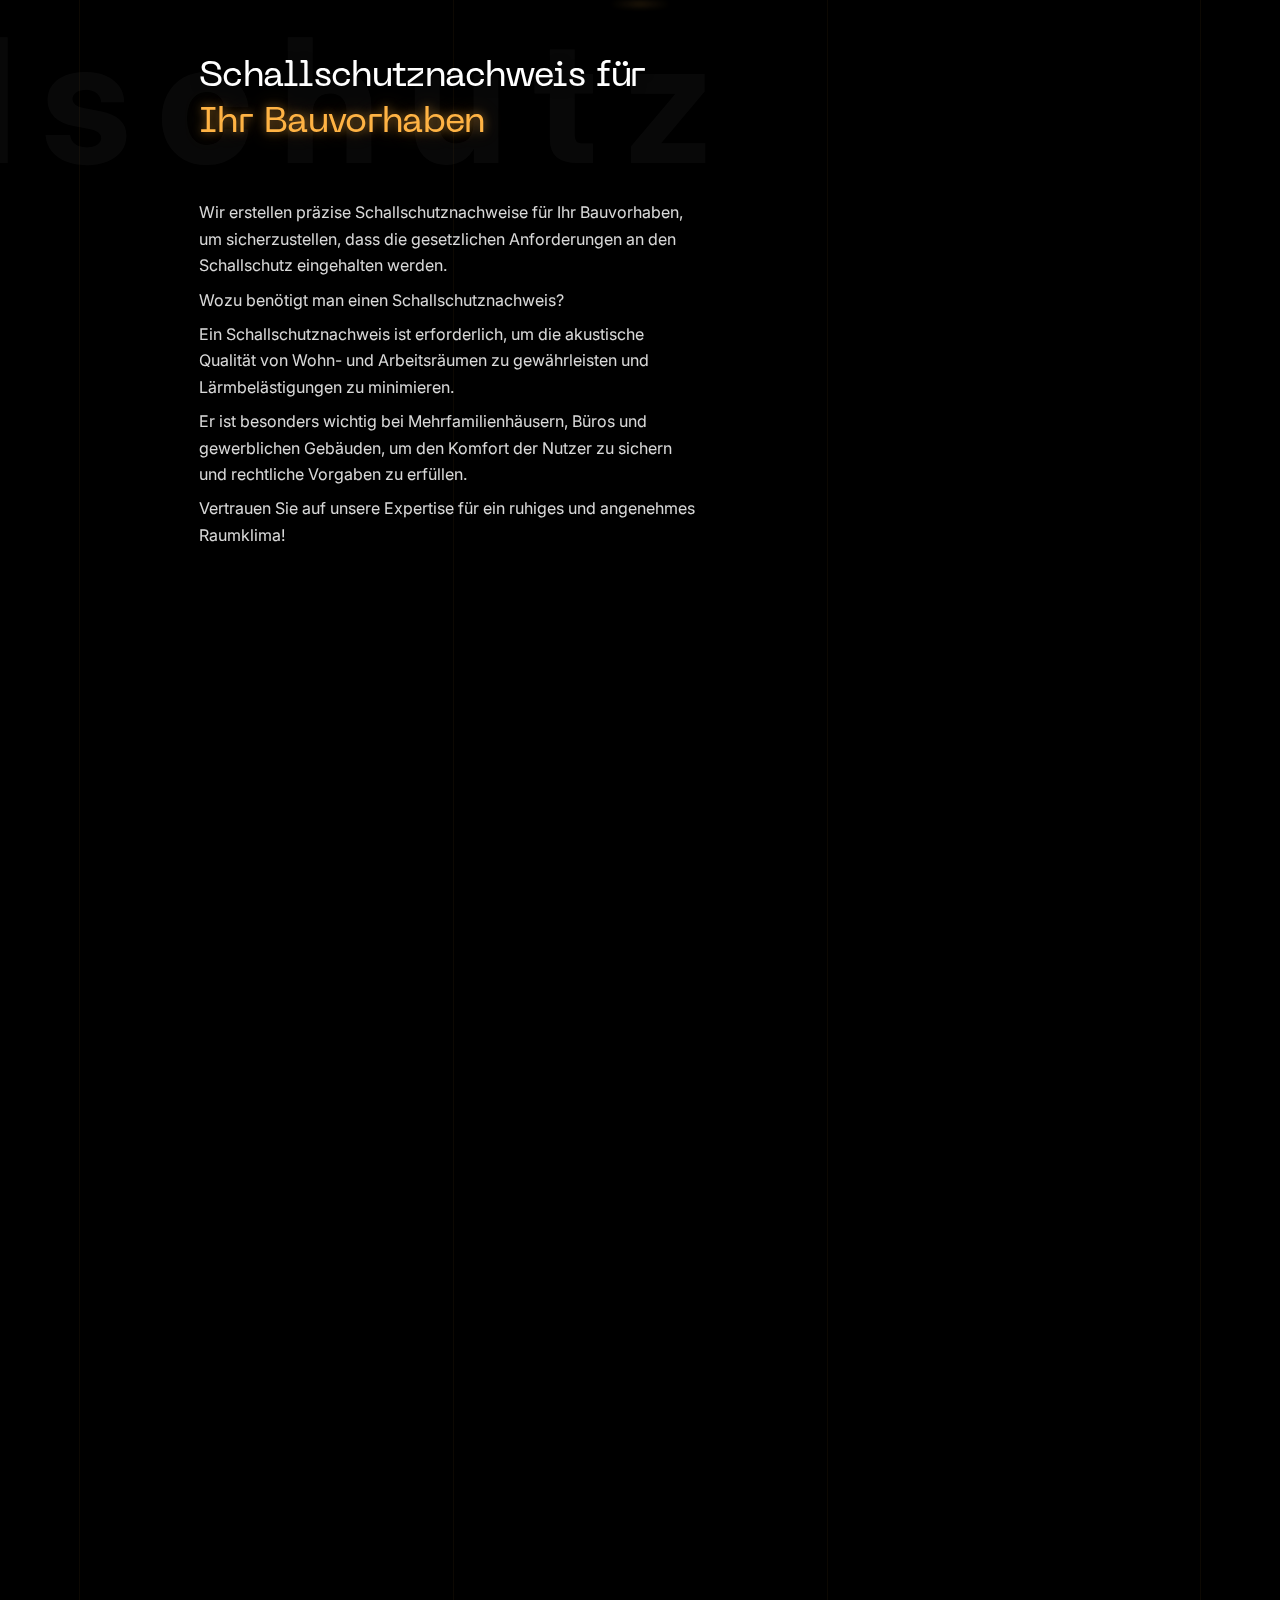
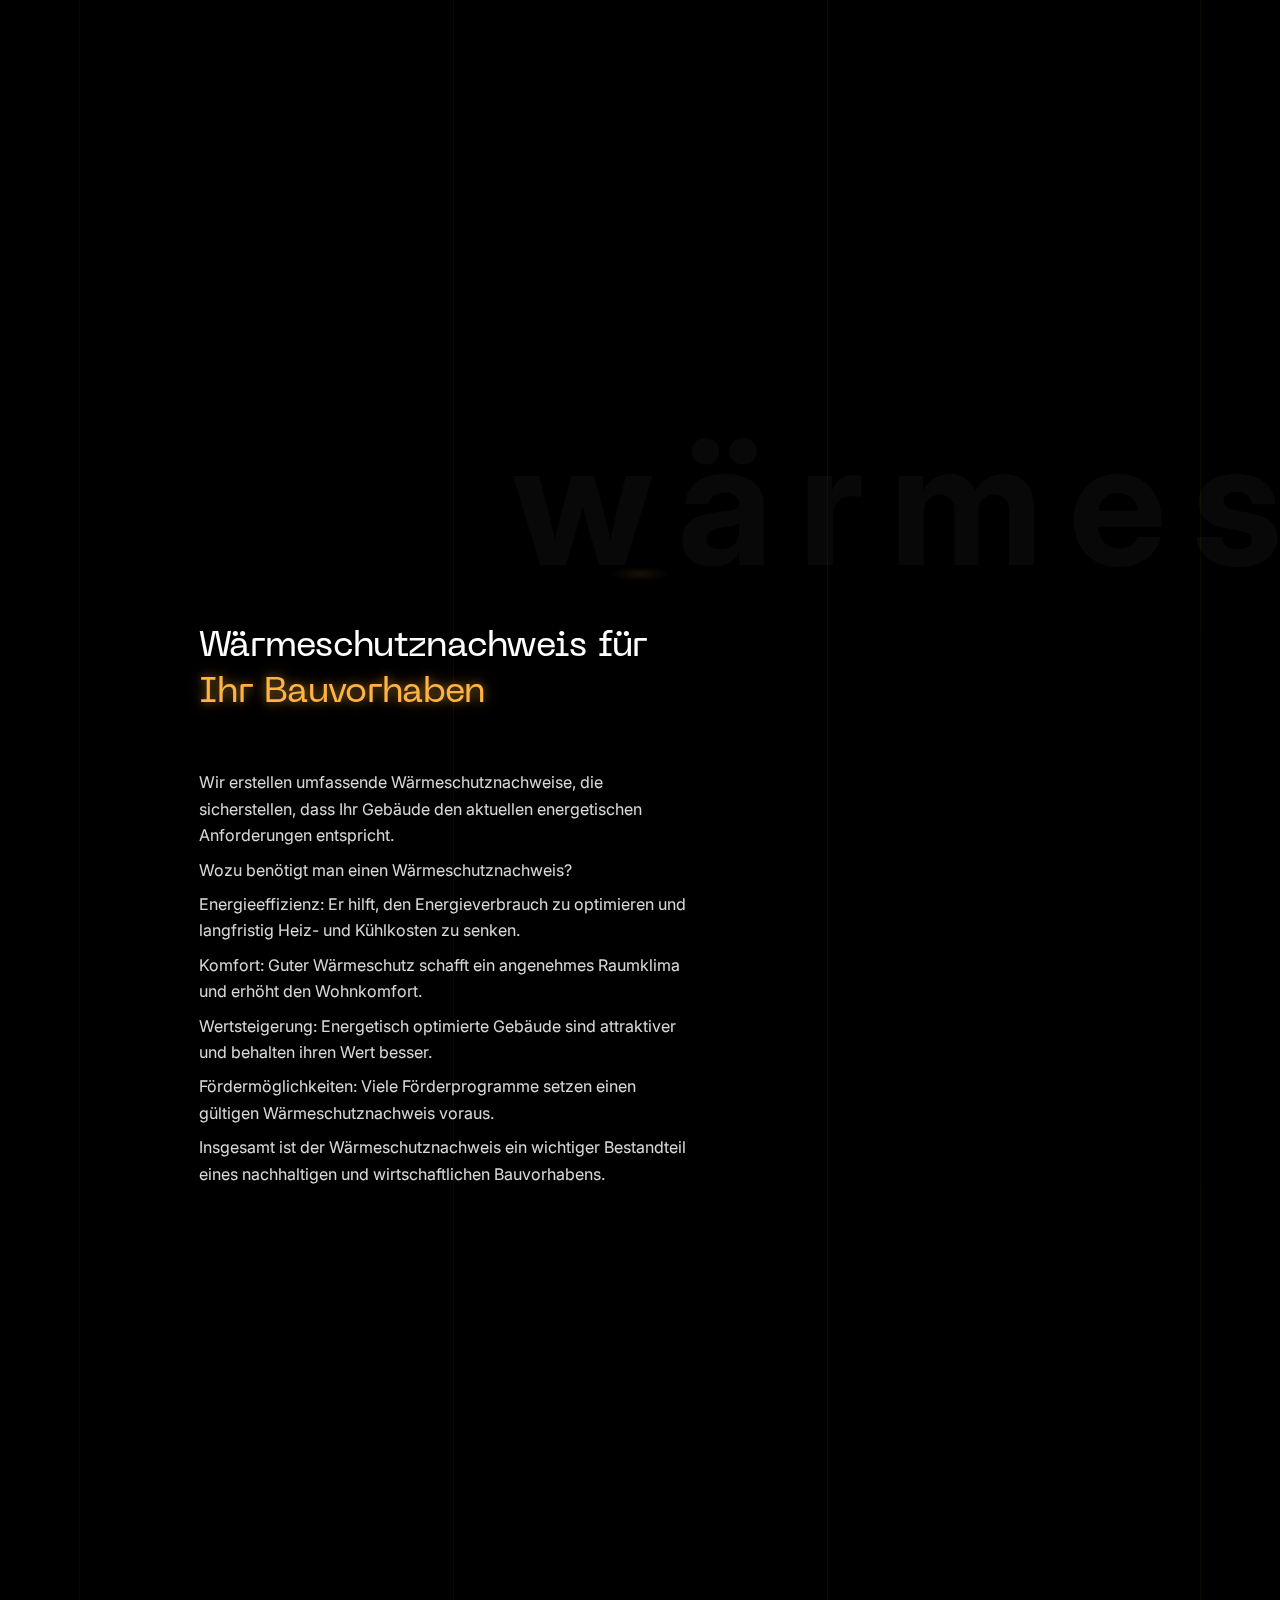
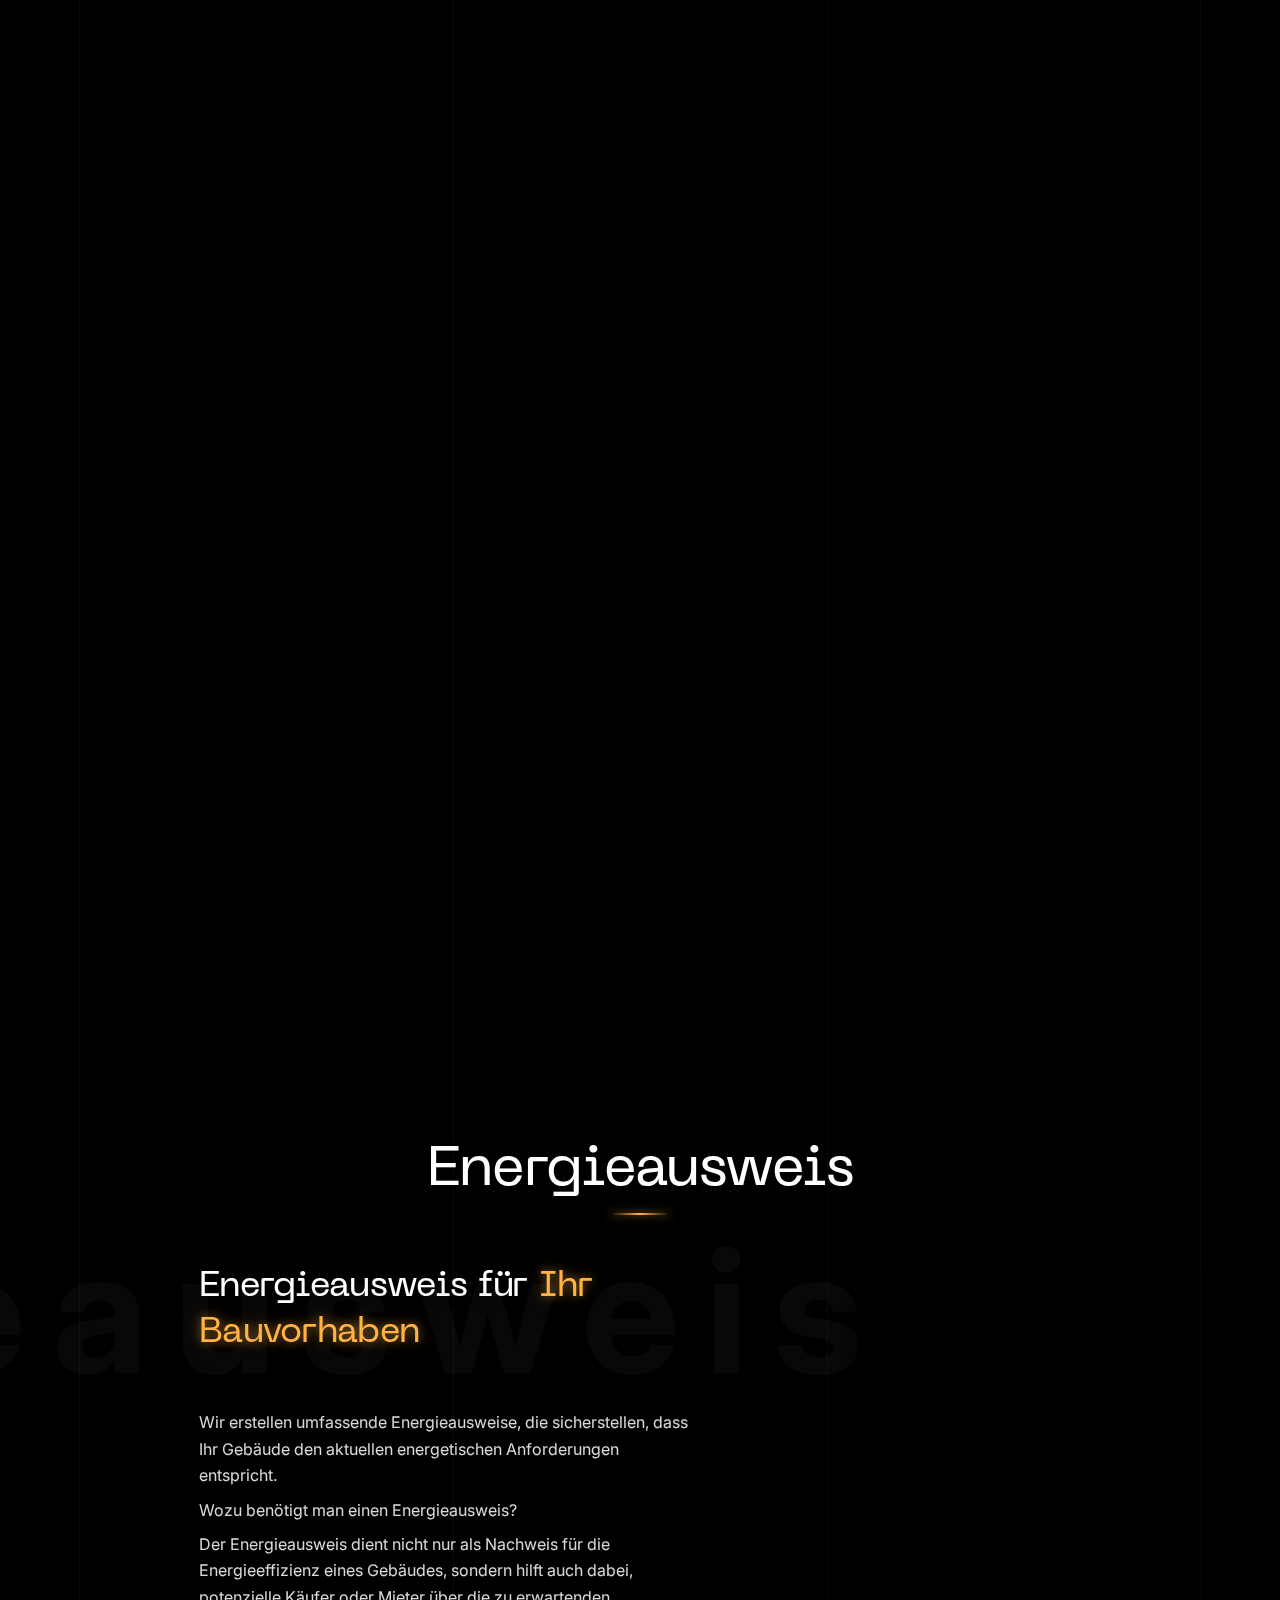
<file: projects.html>
<!DOCTYPE HTML>
<html lang="de">
<head>
<meta  charset="utf-8">
<meta name="viewport" content="width=device-width, initial-scale=1">
<meta name="description" content="Das Statikbüro 24 bietet professionelle Ingenieurleistungen im Bereich Statik und Bauwesen. Mit langjähriger Erfahrung in Planung, Berechnung und Überwachung von Bauprojekten sorgt das Unternehmen für sichere und wirtschaftliche Baukonstruktionen.">
<title>Leistungsportfolio - Statikbüro24</title> 

<!-- Favicons -->
<link rel="shortcut icon" href="statikbüro-favicon.png">


<!-- Styles -->
<!-- Trasandina Font - Bitte über Adobe Fonts einbinden: https://fonts.adobe.com/fonts/trasandina -->
<link rel="preconnect" href="https://fonts.googleapis.com">
<link rel="preconnect" href="https://fonts.gstatic.com" crossorigin>
<!-- Fallback: Inter als ähnliche moderne Schriftart -->
<link href="https://fonts.googleapis.com/css2?family=Inter:wght@300;400;500;600;700&display=swap" rel="stylesheet">
<link href="css/style.css" rel="stylesheet" media="screen">
<link href="css/enhanced-styles.css" rel="stylesheet" media="screen">
<link href="css/des-inspiration.css" rel="stylesheet" media="screen">
<link href="css/liquid-glass.css" rel="stylesheet" media="screen">
<link href="css/neuemachina-font.css" rel="stylesheet" media="screen">
<link href="css/futuristic-design.css" rel="stylesheet" media="screen">
<link href="css/performance-animations.css" rel="stylesheet" media="screen">
<script>
// Verhindere direktes Springen zu Hash beim Laden der Seite
// und unterstütze zwischengespeicherte Hash-Navigation (z. B. aus anderen Seiten)
(function() {
  var pendingHashFromStorage = null;
  try {
    var storedTargetPage = sessionStorage.getItem('pendingHashTargetPage');
    if (!window.location.hash && storedTargetPage && storedTargetPage === 'projects.html') {
      pendingHashFromStorage = sessionStorage.getItem('pendingHashNavigation');
      sessionStorage.removeItem('pendingHashNavigation');
      sessionStorage.removeItem('pendingHashTargetPage');
    }
  } catch (err) {
    pendingHashFromStorage = null;
  }
  
  if (window.location.hash && window.location.hash !== '#top' && window.location.hash !== '') {
    // Speichere Hash
    var hash = window.location.hash;
    // Entferne Hash komplett aus URL, damit Browser nicht springt
    if (history.replaceState) {
      history.replaceState(null, null, window.location.pathname + window.location.search);
    } else {
      window.location.hash = '';
    }
    // Setze Scroll-Position auf oben - nur einmal, nicht aggressiv
    window.scrollTo(0, 0);
    if (document.documentElement) {
      document.documentElement.scrollTop = 0;
    }
    if (document.body) {
      document.body.scrollTop = 0;
    }
    
    // Speichere Hash für späteres Scrollen
    window._pendingHash = hash;
  } else if (pendingHashFromStorage) {
    window._pendingHash = pendingHashFromStorage;
  }
})();
</script>
</head>
<body>
  
    <!-- Loader -->

    <div class="loader">
      <div class="page-lines">
        <div class="container">
          <div class="col-line col-xs-4">
            <div class="line"></div>
          </div>
          <div class="col-line col-xs-4">
            <div class="line"></div>
          </div>
          <div class="col-line col-xs-4">
            <div class="line"></div>
            <div class="line"></div>
          </div>
        </div>
      </div>
      <div class="loader-brand"> 
        <div class="sk-folding-cube">
          <div class="sk-cube1 sk-cube"></div>
          <div class="sk-cube2 sk-cube"></div>
          <div class="sk-cube4 sk-cube"></div>
          <div class="sk-cube3 sk-cube"></div>
        </div>
      </div>
    </div>

    <!-- Header -->
    <header id="top" class="header-home">
        <div class="brand-panel">
          <a href="index.html" class="brand">
            <img class="brand-logo" style="width: 120px;" src="img/colored-logo.png" alt="Statikbüro24 Logo"
          </a>
          <div class="brand-name">Statikbüro Berlin</div>
          <div class="slide-number">
            <span class="current-number text-primary">0<span class="count">3</span></span>
            <sup><span class="delimiter">/</span> 0<span class="total-count"></span></sup>
          </div>
        </div>
        <div class="header-phone">+49 (0) 3362 | 740 41 83</div>
        <div class="vertical-panel"></div>
        <div class="vertical-panel-content">
          <div class="vertical-panel-info">
              <div class="line"></div>
           </div>
          <ul class="social-list">
            <li><a href="" class="fa fa-instagram"></a></li>
            <li><a href="" class="fa fa-twitter"></a></li>
            <li><a href="" class="fa fa-behance"></a></li>
            <li><a href="" class="fa fa-facebook"></a></li>
           </ul>  
        </div>

      <!-- Drone im Header -->
      <div class="header-drone-container">
        <a href="index.html" class="header-drone-button">
          <span class="header-drone-fly-label">FLIEG MICH</span>
          <div class="header-sketchfab-embed-wrapper">
            <iframe 
              id="header-drone"
              title="Animated Drone Header" 
              frameborder="0" 
              scrolling="no"
              allowfullscreen 
              mozallowfullscreen="true" 
              webkitallowfullscreen="true" 
              allow="autoplay; fullscreen; xr-spatial-tracking" 
              xr-spatial-tracking 
              execution-while-out-of-viewport 
              execution-while-not-rendered 
              web-share 
              src="https://drone-fly-now.vercel.app/embed?transparent=true"
              style="background: transparent; overflow: hidden;">
            </iframe>
          </div>
        </a>
      </div>

      <!-- Navigation Desctop - DES.de Style -->

      <!-- Hamburger Menu Toggle -->
      <button class="hamburger-menu-toggle" id="hamburger-toggle" aria-label="Menü öffnen/schließen">
        <span class="hamburger-line"></span>
        <span class="hamburger-line"></span>
        <span class="hamburger-line"></span>
      </button>

      <nav class="navbar-desctop-des" id="desktop-nav-menu">
        <!-- Logo oben rechts -->
        <div class="nav-logo-top-right">
          <a href="index.html" class="brand-des">
            <img class="brand-logo" style="width: 120px;" src="img/colored-logo.png" alt="Statikbüro24 Logo"
          </a>
        </div>
        
        <!-- Zentrales vertikales Menü -->
        <div class="nav-menu-center">
          <ul class="nav-menu-vertical">
            <li class="nav-item-large">
              <a href="index.html">Interaktive Karte</a>
            </li>
            <li class="nav-item">
              <a href="index.html#about" class="js-target-scroll">Über uns</a>
            </li>
            <li class="nav-item">
              <a href="projekte.html">Projekte</a>
            </li>
            <li class="nav-item has-submenu">
              <a href="projects.html">Leistungsportfolio</a>
              <ul class="nav-submenu">
                <li><a href="projects.html#tragwerksplanung">Tragwerksplanung</a></li>
                <li><a href="projects.html#standsicherheitsnachweis">Standsicherheitsnachweis</a></li>
                <li><a href="projects.html#bauantrag">Bauantrag</a></li>
                <li><a href="projects.html#bewehrungsplan">Bewehrungsplan</a></li>
                <li><a href="projects.html#brandschutznachweis">Brandschutznachweis</a></li>
                <li><a href="projects.html#schallschutznachweis">Schallschutznachweis</a></li>
                <li><a href="projects.html#wärmeschutznachweis">Wärmeschutznachweis</a></li>
                <li><a href="projects.html#energieausweis">Energieausweis</a></li>
              </ul>
            </li>
            <li class="nav-item">
              <a href="contacts.html">Kontakt</a>
            </li>
          </ul>
        </div>

        <!-- Vertikale Texte links -->
        <div class="nav-vertical-left">
          <div class="vertical-text">
            <a href="datenschutz.html">Datenschutz</a>
          </div>
          <div class="vertical-text">
            <a href="impressum.html">Impressum</a>
          </div>
          <div class="vertical-text">
            <span>© 2025</span>
          </div>
        </div>

        <!-- Sprache Selector unten mittig -->
        <div class="nav-language-center">
          <span class="lang-active">de</span> <span class="lang-separator">/</span> <span class="lang-inactive">en</span>
        </div>

        <!-- Social Media Icons unten rechts -->
        <div class="nav-social-bottom-right">
          <a href="" class="social-icon">in</a>
          <a href="" class="social-icon">k</a>
          <a href="" class="social-icon">f</a>
        </div>
      </nav>

      <!-- Navigation Mobile -->
      <nav class="navbar-mobile">
        <a href="index.html" class="brand">
          <img class="brand-logo" src="img/colored-logo.png" alt="Statikbüro24"
        </a>
        
        <div class="navbar-mobile-right">
          <a href="tel:+4933627404183" class="navbar-mobile-phone-btn">
            <span class="phone-btn-label">
              <i class="fa fa-phone"></i>
            </span>
          </a>
          
          <button class="hamburger-menu-toggle" id="hamburger-toggle-mobile" aria-label="Menü öffnen/schließen">
            <span class="hamburger-line"></span>
            <span class="hamburger-line"></span>
            <span class="hamburger-line"></span>
          </button>
        </div>
      </nav>
    </header>

  <!-- Layout -->

  <div class="layout">
    
    <!-- Home / Hero Section -->
    
    <main class="main">
      <!-- Hero Content -->
      <div class="container">
        <div class="main-hero-header">
          <h1 class="hero-title slide-in-right">Unser Leistungsportfolio<span class="text-primary">.</span></h1>
          <p class="hero-subtitle">Umfassende Ingenieurlösungen für Ihr Bauvorhaben. Von der Tragwerksplanung bis zum Energieausweis – wir begleiten Sie durch alle Phasen Ihres Projekts.</p>
        </div>
      </div>
    </main>

    <div class="content">   
    
      <!-- Tragwerksplanung -->

      <section id="tragwerksplanung" class="about section">
        <div class="container">
          <header class="section-header">
            <h2 class="section-title slide-in-left">Tragwerksplanung</h2>
            <strong class="fade-title-left">tragwerksplanung</strong>
          </header>
          <div class="section-content">
            <div class="row-base row">
              <div class="col-base col-sm-6 col-md-8">
                <div class="entry">
                  <h3 class="entry-title">Statikbüro für <span class="text-primary">Tragwerksplanung</span></h3>
                  <div class="entry-text-wrapper">
                    <p class="entry-text">Unser Statikbüro befindet sich in Berlin Köpenick, wir arbeiten deutschlandweit.</p>
                    <p class="entry-text">Wir sind ein inhabergeführtes Ingenieurbüro für Tragwerksplanung und bieten umfassende Lösungen im Bereich Statik.</p>
                    <p class="entry-text">Unser Fokus liegt auf zuverlässiger Fachberatung und hochwertigen Ingenieurlösungen im Bereich Statik und Tragwerksplanung.</p>
                    <p class="entry-text">Wir haben es uns zum Ziel gesetzt, bereits in der frühen Planungsphase wirtschaftliche und effiziente Tragwerke zu gestalten. Hierbei setzen wir auf zeitgemäße Planungsmethoden und die aktuellsten Softwaretechnologien.</p>
                    <p class="entry-text">Bei ersten Fragen stehen wir Ihnen gerne zur Verfügung und freuen uns auf Ihre Kontaktaufnahme!</p>
                  </div>
                </div>
              </div>
              <div class="col-base col-sm-6 col-md-4">
                <div class="image-overlay-wrapper">
                  <img alt="" class="img-responsive" src="img/bg/tragwerksplanung.webp">
                </div>
              </div>
            </div>
          </div>
        </div>
      </section>
    
      <style>
        .entry-title {
          font-family: 'neueMachina', 'Neue Machina', sans-serif;
          font-size: 2.2em !important;
          font-weight: 400;
          line-height: 1.3;
          letter-spacing: -0.02em;
          margin: 0 0 1.5em 0;
          color: #fff;
        }
        .section-title {
          font-family: 'neueMachina', 'Neue Machina', sans-serif;
          font-size: 56px !important;
          font-weight: 400;
          line-height: 1.2;
          letter-spacing: -0.02em;
          margin-bottom: 0.8em;
          color: #fff;
          text-align: center;
        }
        
        .section-header {
          margin-bottom: 3rem;
          text-align: center;
        }
        
        .fade-title-left,
        .fade-title-right {
          font-size: 10.8em;
          opacity: 0.03;
          letter-spacing: 0.15em;
        }
        .entry-text {
          margin-bottom: 0.5em !important;
          line-height: 1.65;
        }
        #tragwerksplanung .row-base,
        #standsicherheitsnachweis .row-base,
        #bauantrag .row-base,
        #bewehrungsplan .row-base,
        #brandschutznachweis .row-base,
        #schallschutznachweis .row-base,
        #wärmeschutznachweis .row-base,
        #energieausweis .row-base {
          display: flex;
          align-items: stretch;
        }
        
        #tragwerksplanung .row-base .col-base,
        #standsicherheitsnachweis .row-base .col-base,
        #bauantrag .row-base .col-base,
        #bewehrungsplan .row-base .col-base,
        #brandschutznachweis .row-base .col-base,
        #schallschutznachweis .row-base .col-base,
        #wärmeschutznachweis .row-base .col-base,
        #energieausweis .row-base .col-base {
          display: flex;
          flex-direction: column;
        }
        
        #tragwerksplanung .row-base .entry,
        #standsicherheitsnachweis .row-base .entry,
        #bauantrag .row-base .entry,
        #bewehrungsplan .row-base .entry,
        #brandschutznachweis .row-base .entry,
        #schallschutznachweis .row-base .entry,
        #wärmeschutznachweis .row-base .entry,
        #energieausweis .row-base .entry {
          flex: 1;
          display: flex;
          flex-direction: column;
        }
        
        /* Desktop: Entry-Title außerhalb der Flexbox-Berechnung */
        @media (min-width: 992px) {
          #tragwerksplanung .row-base .entry .entry-title,
          #standsicherheitsnachweis .row-base .entry .entry-title,
          #bauantrag .row-base .entry .entry-title,
          #bewehrungsplan .row-base .entry .entry-title,
          #brandschutznachweis .row-base .entry .entry-title,
          #schallschutznachweis .row-base .entry .entry-title,
          #wärmeschutznachweis .row-base .entry .entry-title,
          #energieausweis .row-base .entry .entry-title {
            flex-shrink: 0;
            margin-bottom: 1.5em;
          }
          
          /* Entry-Text-Wrapper nimmt den restlichen Platz ein und hat die gleiche Höhe wie das Bild */
          #tragwerksplanung .row-base .entry .entry-text-wrapper,
          #standsicherheitsnachweis .row-base .entry .entry-text-wrapper,
          #bauantrag .row-base .entry .entry-text-wrapper,
          #bewehrungsplan .row-base .entry .entry-text-wrapper,
          #brandschutznachweis .row-base .entry .entry-text-wrapper,
          #schallschutznachweis .row-base .entry .entry-text-wrapper,
          #wärmeschutznachweis .row-base .entry .entry-text-wrapper,
          #energieausweis .row-base .entry .entry-text-wrapper {
            flex: 1;
            display: flex;
            flex-direction: column;
            min-height: 0;
          }
          
          /* Entferne margin-bottom vom letzten entry-text, damit alles bündig unten anliegt */
          #tragwerksplanung .row-base .entry .entry-text-wrapper .entry-text:last-child,
          #standsicherheitsnachweis .row-base .entry .entry-text-wrapper .entry-text:last-child,
          #bauantrag .row-base .entry .entry-text-wrapper .entry-text:last-child,
          #bewehrungsplan .row-base .entry .entry-text-wrapper .entry-text:last-child,
          #brandschutznachweis .row-base .entry .entry-text-wrapper .entry-text:last-child,
          #schallschutznachweis .row-base .entry .entry-text-wrapper .entry-text:last-child,
          #wärmeschutznachweis .row-base .entry .entry-text-wrapper .entry-text:last-child,
          #energieausweis .row-base .entry .entry-text-wrapper .entry-text:last-child {
            margin-bottom: 0 !important;
          }
        }
        
        #tragwerksplanung .row-base .image-overlay-wrapper,
        #standsicherheitsnachweis .row-base .image-overlay-wrapper,
        #bauantrag .row-base .image-overlay-wrapper,
        #bewehrungsplan .row-base .image-overlay-wrapper,
        #brandschutznachweis .row-base .image-overlay-wrapper,
        #schallschutznachweis .row-base .image-overlay-wrapper,
        #wärmeschutznachweis .row-base .image-overlay-wrapper,
        #energieausweis .row-base .image-overlay-wrapper {
          display: flex;
          width: 100%;
          height: 100%;
          align-items: stretch;
        }
        
        #tragwerksplanung .row-base .image-overlay-wrapper img,
        #standsicherheitsnachweis .row-base .image-overlay-wrapper img,
        #bauantrag .row-base .image-overlay-wrapper img,
        #bewehrungsplan .row-base .image-overlay-wrapper img,
        #brandschutznachweis .row-base .image-overlay-wrapper img,
        #schallschutznachweis .row-base .image-overlay-wrapper img,
        #wärmeschutznachweis .row-base .image-overlay-wrapper img,
        #energieausweis .row-base .image-overlay-wrapper img {
          height: 100%;
          width: 100%;
          display: block;
          object-fit: cover;
          object-position: center;
        }
        
        /* Desktop: Stelle sicher, dass Beschreibung (ohne Titel) und Bild die gleiche Höhe haben */
        @media (min-width: 992px) {
          /* Die linke Spalte (Text) - entry soll sich an der Bildhöhe orientieren */
          #tragwerksplanung .row-base .col-base:first-child .entry,
          #standsicherheitsnachweis .row-base .col-base:first-child .entry,
          #bauantrag .row-base .col-base:first-child .entry,
          #bewehrungsplan .row-base .col-base:first-child .entry,
          #brandschutznachweis .row-base .col-base:first-child .entry,
          #schallschutznachweis .row-base .col-base:first-child .entry,
          #wärmeschutznachweis .row-base .col-base:first-child .entry,
          #energieausweis .row-base .col-base:first-child .entry {
            height: 100%;
          }
          
          /* Die rechte Spalte (Bild) bestimmt die Höhe */
          #tragwerksplanung .row-base .col-base:last-child .image-overlay-wrapper,
          #standsicherheitsnachweis .row-base .col-base:last-child .image-overlay-wrapper,
          #bauantrag .row-base .col-base:last-child .image-overlay-wrapper,
          #bewehrungsplan .row-base .col-base:last-child .image-overlay-wrapper,
          #brandschutznachweis .row-base .col-base:last-child .image-overlay-wrapper,
          #schallschutznachweis .row-base .col-base:last-child .image-overlay-wrapper,
          #wärmeschutznachweis .row-base .col-base:last-child .image-overlay-wrapper,
          #energieausweis .row-base .col-base:last-child .image-overlay-wrapper {
            height: 100%;
          }
        }
        
        /* Image Overlay für Sections - Hochwertiges Overlay */
        .about.section .col-base {
          position: relative;
        }
        
        .image-overlay-wrapper {
          position: relative;
          display: block;
          width: 100%;
          border-radius: 8px;
          overflow: hidden;
        }
        
        .image-overlay-wrapper::after {
          content: '';
          position: absolute;
          top: 0;
          left: 0;
          right: 0;
          bottom: 0;
          background: linear-gradient(135deg, rgba(0, 0, 0, 0.15) 0%, rgba(0, 0, 0, 0.25) 100%);
          pointer-events: none;
          z-index: 1;
          border-radius: 8px;
        }
        
        .about.section .col-base img.img-responsive {
          display: block;
          width: 100%;
          height: auto;
          border-radius: 8px;
          filter: brightness(0.92) contrast(1.08);
          transition: filter 0.3s ease;
        }
        
        /* Scroll-Margin für Sections, damit Überschriften nicht hinter Navbar verschwinden */
        section[id] {
          scroll-margin-top: 200px;
        }
        
        /* Responsive Anpassungen für Section-Titel */
        @media (max-width: 991px) {
          .section-title {
            font-size: 42px !important;
          }
          
          .entry-title {
            display: none !important;
          }
        }
        
        @media (max-width: 768px) {
          .section-title {
            font-size: 36px !important;
          }
          
          .entry-title {
            display: none !important;
          }
          
          .section-header {
            margin-bottom: 2rem;
          }
        }
        
        @media (max-width: 480px) {
          .section-title {
            font-size: 28px !important;
          }
          
          .entry-title {
            display: none !important;
          }
        }
        
        /* Verhindert weiteres Scrollen unter dem Footer */
        html, body {
          overflow-x: hidden;
        }
        
        .layout {
          overflow-x: hidden;
        }
        
        .footer {
          margin-bottom: 0 !important;
          padding-bottom: 2em;
          position: relative;
          background-color: #000 !important;
        }
        
        .page-lines {
          margin-bottom: 0 !important;
          padding-bottom: 0 !important;
          background-color: #000 !important;
        }
        
        /* Entfernt überschüssigen Abstand nach dem Footer */
        .content {
          padding-bottom: 0 !important;
          margin-bottom: 0 !important;
        }
        
        /* Sicherstellen, dass nach dem Footer kein zusätzlicher Platz ist */
        .layout > .content:last-child,
        .layout > .content + .page-lines {
          margin-bottom: 0 !important;
        }
        
        /* Verhindert Scrolling über den Footer hinaus */
        .footer::after {
          content: '';
          display: block;
          height: 0;
          visibility: hidden;
        }
        
        /* Setzt maximale Höhe des Body auf den tatsächlichen Inhalt */
        body {
          position: relative;
          background-color: #000 !important;
        }
        
        html {
          background-color: #000 !important;
        }
      </style>
      <!-- Enhanced Services Details -->

      <section class="services section scroll-animate">
        <div class="container">
          <header class="section-header-enhanced">
            <h2 class="section-title-enhanced">Unsere <span class="text-primary">Leistungen</span></h2>
            <p class="section-subtitle-enhanced">Detaillierte Übersicht über unser umfassendes Leistungsspektrum in der Tragwerksplanung</p>
          </header>
          <div class="section-content">
            <div class="row-services row-base row">
              <div class="col-base service-in-projects col-service col-sm-6 col-md-4 wow fadeInUp">
                <div class="service-card-enhanced hello">
                  <div class="service-icon-enhanced">
                    <img alt="" src="img/img-icon/icon-architecture.png">
                  </div>
                  <h3 class="service-title-enhanced">Statische Berechnung</h3>
                  <p class="service-description-enhanced">Unsere statischen Berechnungen sichern die Tragfähigkeit und Stabilität Ihres Bauwerks. Sie bilden die verlässliche Grundlage für Planung, Genehmigung und erfolgreiche Realisierung jedes Projekts.</p>
                </div>
              </div>
              <div class="col-base service-in-projects col-service col-sm-6 col-md-4 wow fadeInUp" data-wow-delay="0.3s">
                <div class="service-card-enhanced hello">
                  <div class="service-icon-enhanced">
                    <img alt="" src="img/img-icon/icon-interiors.png">
                  </div>
                  <h3 class="service-title-enhanced">Tragwerksoptimierung</h3>
                  <p class="service-description-enhanced">Bei bestehenden Tragwerken analysieren wir die Nutzungsfähigkeit anhand der einwirkenden Kräfte, Spannungen und Verformungen. Anschließend optimieren wir die Konstruktion durch gezielte Materialergänzungen oder -umverteilungen.</p>
                </div>
              </div>
              <div class="clearfix visible-sm"></div>
              <div class="col-base service-in-projects col-service col-sm-6 col-md-4 wow fadeInUp" data-wow-delay="0.6s">
                <div class="service-card-enhanced hello">
                  <div class="service-icon-enhanced">
                    <img alt="" src="img/img-icon/icon-planing.png">
                  </div>
                  <h3 class="service-title-enhanced">FE-Modelle</h3>
                  <p class="service-description-enhanced">Die Finite-Elemente-Methode ermöglicht eine besonders präzise Analyse von Stab- und Flächentragwerken. Sie liefert exakte Ergebnisse und unterstützt die effiziente Planung sowie nachhaltige Optimierung komplexer Strukturen.</p>
                </div>
              </div>
              <div class="col-base service-in-projects col-service col-sm-6 col-md-4 wow fadeInUp" data-wow-delay="0.9s">
                <div class="service-card-enhanced hello">
                  <div class="service-icon-enhanced">
                    <img alt="" src="img/img-icon/icon-architecture.png">
                  </div>
                  <h3 class="service-title-enhanced">Positionspläne</h3>
                  <p class="service-description-enhanced">Der Positionsplan liefert eine präzise Übersicht über die genaue Lage und Bezeichnung aller berechneten Bauteile. Er dient als klare Grundlage für die Kommunikation zwischen Planung, Ausführung und Kontrolle auf der Baustelle.</p>
                </div>
              </div>
              <div class="col-base service-in-projects col-service col-sm-6 col-md-4 wow fadeInUp" data-wow-delay="1.2s">
                <div class="service-card-enhanced hello">
                  <div class="service-icon-enhanced">
                    <img alt="" src="img/img-icon/icon-interiors.png">
                  </div>
                  <h3 class="service-title-enhanced">Mengenermittlung</h3>
                  <p class="service-description-enhanced">Statikbüro24 setzt bei der Tragwerksplanung auf eine modellbasierte Mengenermittlung mithilfe von Building Information Modeling (BIM). Dadurch werden Planung, Koordination und Ausführung Ihres Bauprojekts deutlich effizienter gestaltet.</p>
                </div>
              </div>
              <div class="col-base service-in-projects col-service col-sm-6 col-md-4 wow fadeInUp" data-wow-delay="1.5s">
                <div class="service-card-enhanced hello">
                  <div class="service-icon-enhanced">
                    <img alt="" src="img/img-icon/icon-planing.png">
                  </div>
                  <h3 class="service-title-enhanced">Tragwerksplanung im Bestand</h3>
                  <p class="service-description-enhanced">Bei der Sanierung oder Modernisierung bestehender Gebäude berücksichtigen wir alle statischen Anforderungen und entwickeln wirtschaftliche Lösungen. So erhalten Sie ein vollständiges Leistungspaket, das Zeit, Kosten und Aufwand reduziert.</p>
                </div>
              </div>
            </div>
          </div>
        </div>
      </section>

      <!-- Standsicherheitsnachweis -->

      <section id="standsicherheitsnachweis" class="about section">
        <div class="container">
          <header class="section-header">
            <h2 class="section-title slide-in-right">Standsicherheits<br>-nachweis</h2>
            <strong class="fade-title-left">standsicherheit</strong>
          </header>
          <div class="section-content">
            <div class="row-base row">
              <div class="col-base col-sm-6 col-md-8">
                <div class="entry">
                  <h3 class="entry-title">Statikbüro <span class="text-primary">- Standsicherheitsnachweis</span></h3>
                  <div class="entry-text-wrapper">
                    <p class="entry-text">Unser Team aus erfahrenen Ingenieuren erstellt für Sie umfassende Standsicherheitsnachweise, die alle relevanten Faktoren berücksichtigen.</p>
                    <p class="entry-text">Wir nutzen modernste Software und innovative Berechnungsmethoden, um präzise Analysen durchzuführen.</p>
                    <p class="entry-text">Dabei fließen nicht nur die baulichen Gegebenheiten, sondern auch spezifische Anforderungen und Normen in unsere Berechnungen ein.</p>
                    <p class="entry-text">Unser Ziel ist es, Ihnen höchste Sicherheit zu garantieren und mögliche Risiken frühzeitig zu identifizieren.</p>
                    <p class="entry-text">Vertrauen Sie auf unsere Expertise – wir unterstützen Sie dabei, Ihr Bauprojekt erfolgreich und sicher umzusetzen!</p>
                    <p class="entry-text">Bei ersten Fragen stehen wir Ihnen gerne zur Verfügung und freuen uns auf Ihre Kontaktaufnahme!</p>
                  </div>
                </div>
              </div>
              <div class="col-base col-sm-6 col-md-4">
                <div class="image-overlay-wrapper">
                  <img alt="" class="img-responsive" src="img/bg/standsicherheitsnachweis.webp">
                </div>
              </div>
            </div>
          </div>
        </div>
      </section>

      <!-- Enhanced Services Details - Standsicherheitsnachweis -->

      <section class="services section scroll-animate">
        <div class="container">
          <header class="section-header-enhanced">
            <h2 class="section-title-enhanced">Unsere <span class="text-primary">Leistungen</span></h2>
            <p class="section-subtitle-enhanced">Detaillierte Übersicht über unser umfassendes Leistungsspektrum für Standsicherheitsnachweise</p>
          </header>
          <div class="section-content">
            <div class="row-services row-base row">
              <div class="col-base service-in-projects col-service col-sm-6 col-md-4 wow fadeInUp">
                <div class="service-card-enhanced hello">
                  <div class="service-icon-enhanced">
                    <img alt="" src="img/img-icon/icon-architecture.png">
                  </div>
                  <h4 class="service-title-enhanced">Erstellung</h4>
                  <p class="service-description-enhanced">Wir erstellen den Standsicherheitsnachweis für Ihr Bauprojekt unter Berücksichtigung sämtlicher statischer und normativer Faktoren. Unsere erfahrenen Ingenieure gewährleisten exakte Berechnungen mit modernster Software und höchster Präzision.</p>
                </div>
              </div>
              <div class="col-base service-in-projects col-service col-sm-6 col-md-4 wow fadeInUp" data-wow-delay="0.3s">
                <div class="service-card-enhanced hello">
                  <div class="service-icon-enhanced">
                    <img alt="" src="img/img-icon/icon-interiors.png">
                  </div>
                  <h4 class="service-title-enhanced">Tragwerksplanung</h4>
                  <p class="service-description-enhanced">Tragwerksplanung für nachhaltige Bauprojekte: Unsere Ingenieure entwickeln individuelle Konzepte, die höchste Stabilität mit Effizienz, Wirtschaftlichkeit und Ressourcenschonung verbinden. So entstehen zukunftsfähige und langlebige Bauwerke.</p>
                </div>
              </div>
              <div class="clearfix visible-sm"></div>
              <div class="col-base service-in-projects col-service col-sm-6 col-md-4 wow fadeInUp" data-wow-delay="0.6s">
                <div class="service-card-enhanced hello">
                  <div class="service-icon-enhanced">
                    <img alt="" src="img/img-icon/icon-planing.png">
                  </div>
                  <h4 class="service-title-enhanced">Dokumentation</h4>
                  <p class="service-description-enhanced">Umfassende Dokumentation aller statischen Berechnungen und Nachweise für Ihren Bauantrag.</p>
                </div>
              </div>
            </div>
          </div>
        </div>
      </section>

      <!-- Bauantrag -->

      <section id="bauantrag" class="about section">
        <div class="container">
          <header class="section-header">
            <h2 class="section-title slide-in-left">Bauantrag</h2>
            <strong class="fade-title-right">bauantrag</strong>
          </header>
          <div class="section-content">
            <div class="row-base row">
              <div class="col-base col-sm-6 col-md-8">
                <div class="entry">
                  <h3 class="entry-title">Erfolgreicher <span class="text-primary">Bauantrag</span></h3>
                  <div class="entry-text-wrapper">
                    <p class="entry-text">Erfolgreicher Bauantrag – Ihre Grundlage für einen sicheren Hausbau.</p>
                    <p class="entry-text">Bei der Planung Ihres Traumhauses ist die Überprüfung und Abnahme der Statik unerlässlich.</p>
                    <p class="entry-text">Wir bieten Ihnen umfassende Informationen und Unterstützung, damit Ihr Bauantrag reibungslos verläuft.</p>
                    <p class="entry-text">Von der ersten Beratung bis zur finalen Baugenehmigung begleiten wir Sie durch den gesamten Prozess.</p>
                  </div>
                </div>
              </div>
              <div class="col-base col-sm-6 col-md-4">
                <div class="image-overlay-wrapper">
                  <img alt="" class="img-responsive" src="img/bg/bauantrag.webp">
                </div>
              </div>
            </div>
          </div>
        </div>
      </section>

      <!-- Enhanced Services Details - Bauantrag -->

      <section class="services section scroll-animate">
        <div class="container">
          <header class="section-header-enhanced">
            <h2 class="section-title-enhanced">Unsere <span class="text-primary">Leistungen</span></h2>
            <p class="section-subtitle-enhanced">Detaillierte Übersicht über unser umfassendes Leistungsspektrum für Bauanträge</p>
          </header>
          <div class="section-content">
            <div class="row-services row-base row">
              <div class="col-base service-in-projects col-service col-sm-6 col-md-4 wow fadeInUp">
                <div class="service-card-enhanced hello">
                  <div class="service-icon-enhanced">
                    <img alt="" src="img/img-icon/icon-architecture.png">
                  </div>
                  <h4 class="service-title-enhanced">Kontaktaufnahme mit dem Architektenbüro</h4>
                  <p class="service-description-enhanced">Unser Statikbüro nimmt Kontakt mit dem Architekturbüro auf, um alle notwendigen Informationen für die Bearbeitung der Bauanträge präzise abzustimmen. So stellen wir sicher, dass sämtliche Planungsdetails optimal koordiniert und umgesetzt werden.</p>
                </div>
              </div>
              <div class="col-base service-in-projects col-service col-sm-6 col-md-4 wow fadeInUp" data-wow-delay="0.3s">
                <div class="service-card-enhanced hello">
                  <div class="service-icon-enhanced">
                    <img alt="" src="img/img-icon/icon-interiors.png">
                  </div>
                  <h4 class="service-title-enhanced">Besprechung des Bauprojekts</h4>
                  <p class="service-description-enhanced">Im nächsten Schritt führen wir eine detaillierte Projektbesprechung durch, in der statische Anforderungen, Zeitpläne und Budgetvorgaben abgestimmt werden. So schaffen wir eine klare und effiziente Grundlage für Planung und Umsetzung.</p>
                </div>
              </div>
              <div class="clearfix visible-sm"></div>
              <div class="col-base service-in-projects col-service col-sm-6 col-md-4 wow fadeInUp" data-wow-delay="0.6s">
                <div class="service-card-enhanced hello">
                  <div class="service-icon-enhanced">
                    <img alt="" src="img/img-icon/icon-planing.png">
                  </div>
                  <h4 class="service-title-enhanced">Kostenvoranschlag</h4>
                  <p class="service-description-enhanced">Nach der Projektbesprechung erstellen wir einen detaillierten Kostenvoranschlag, der alle erforderlichen Leistungen und Materialien umfasst. Dadurch erhalten Sie eine transparente Grundlage, um Ihr Bauvorhaben frühzeitig und sicher zu planen.</p>
                </div>
              </div>
              <div class="col-base service-in-projects col-service col-sm-6 col-md-4 wow fadeInUp" data-wow-delay="0.9s">
                <div class="service-card-enhanced hello">
                  <div class="service-icon-enhanced">
                    <img alt="" src="img/img-icon/icon-architecture.png">
                  </div>
                  <h4 class="service-title-enhanced">Entwurfsplanung</h4>
                  <p class="service-description-enhanced">Im nächsten Schritt starten wir mit der Entwurfsplanung, in der alle besprochenen Anforderungen in konkrete Pläne umgesetzt werden. Unser Team entwickelt Konzepte, die Funktionalität, Ästhetik und Effizienz ideal miteinander vereinen.</p>
                </div>
              </div>
              <div class="col-base service-in-projects col-service col-sm-6 col-md-4 wow fadeInUp" data-wow-delay="1.2s">
                <div class="service-card-enhanced hello">
                  <div class="service-icon-enhanced">
                    <img alt="" src="img/img-icon/icon-interiors.png">
                  </div>
                  <h4 class="service-title-enhanced">Genehmigungsplanung</h4>
                  <p class="service-description-enhanced">Wir erstellen sämtliche Unterlagen und Anträge, um die erforderlichen Genehmigungen bei den zuständigen Behörden einzuholen. Unser Team achtet darauf, dass alle relevanten Vorschriften eingehalten werden, um einen reibungslosen Ablauf sicherzustellen.</p>
                </div>
              </div>
              <div class="col-base service-in-projects col-service col-sm-6 col-md-4 wow fadeInUp" data-wow-delay="1.5s">
                <div class="service-card-enhanced hello">
                  <div class="service-icon-enhanced">
                    <img alt="" src="img/img-icon/icon-planing.png">
                  </div>
                  <h4 class="service-title-enhanced">Einreichung</h4>
                  <p class="service-description-enhanced">Nun reichen wir alle erforderlichen Unterlagen bei den zuständigen Behörden ein. Wir stellen sicher, dass sämtliche Dokumente vollständig und korrekt sind, um eine zügige Bearbeitung zu gewährleisten und Rückfragen zu minimieren.</p>
                </div>
              </div>
            </div>
          </div>
        </div>
      </section>

      <!-- Bewehrungsplan -->

      <section id="bewehrungsplan" class="about section">
        <div class="container">
          <header class="section-header">
            <h2 class="section-title slide-in-right">Bewehrungsplan</h2>
            <strong class="fade-title-left">bewehrung</strong>
          </header>
          <div class="section-content">
            <div class="row-base row">
              <div class="col-base col-sm-6 col-md-8">
                <div class="entry">
                  <h3 class="entry-title">Bewehrungsplan für <span class="text-primary">Ihr Bauvorhaben</span></h3>
                  <div class="entry-text-wrapper">
                    <p class="entry-text">Als Ihr zuverlässiges Statikbüro erstellen wir präzise Bewehrungspläne, die für die Planung und Ausführung von Bauprojekten unerlässlich sind.</p>
                    <p class="entry-text">Wozu benötigt man Bewehrungspläne?</p>
                    <p class="entry-text">Sicherstellung der Stabilität: Sie garantieren die notwendige Tragfähigkeit und Sicherheit von Betonbauteilen.</p>
                    <p class="entry-text">Bauausführung: Sie dienen als detaillierte Anleitung für die korrekte Installation der Bewehrung.</p>
                    <p class="entry-text">Genehmigungsprozess: Bewehrungspläne sind oft erforderlich, um die Genehmigung von Bauanträgen zu erhalten.</p>
                    <p class="entry-text">Dokumentation: Sie bilden einen wichtigen Teil der technischen Unterlagen für zukünftige Referenzen.</p>
                    <p class="entry-text">Vertrauen Sie auf Statikbüro24 für Ihre professionellen Bewehrungspläne!</p>
                  </div>
                </div>
              </div>
              <div class="col-base col-sm-6 col-md-4">
                <div class="image-overlay-wrapper">
                  <img alt="" class="img-responsive" src="img/bg/bewehrungsplan.webp">
                </div>
              </div>
            </div>
          </div>
        </div>
      </section>

      <!-- Enhanced Services Details - Bewehrungsplan -->

      <section class="services section scroll-animate">
        <div class="container">
          <header class="section-header-enhanced">
            <h2 class="section-title-enhanced">Unsere <span class="text-primary">Leistungen</span></h2>
            <p class="section-subtitle-enhanced">Detaillierte Übersicht über unser umfassendes Leistungsspektrum für Bewehrungspläne</p>
          </header>
          <div class="section-content">
            <div class="row-services row-base row">
              <div class="col-base service-in-projects col-service col-sm-6 col-md-4 wow fadeInUp">
                <div class="service-card-enhanced hello">
                  <div class="service-icon-enhanced">
                    <img alt="" src="img/img-icon/icon-architecture.png">
                  </div>
                  <h4 class="service-title-enhanced">Auftragsanalyse</h4>
                  <p class="service-description-enhanced">Die Projektunterlagen werden sorgfältig geprüft, und sämtliche Anforderungen werden gemeinsam mit Ihnen als Auftraggeber abgestimmt. So stellen wir sicher, dass alle Details eindeutig geklärt und optimal für die weitere Planung vorbereitet sind.</p>
                </div>
              </div>
              <div class="col-base service-in-projects col-service col-sm-6 col-md-4 wow fadeInUp" data-wow-delay="0.3s">
                <div class="service-card-enhanced hello">
                  <div class="service-icon-enhanced">
                    <img alt="" src="img/img-icon/icon-interiors.png">
                  </div>
                  <h4 class="service-title-enhanced">Statistische Berechnung</h4>
                  <p class="service-description-enhanced">Es werden detaillierte statische Berechnungen durchgeführt, um die erforderliche Bewehrung und Dimensionierung der Bauteile exakt zu bestimmen. Dadurch wird sichergestellt, dass Ihr Bauwerk höchsten Sicherheits- und Qualitätsanforderungen entspricht.</p>
                </div>
              </div>
              <div class="clearfix visible-sm"></div>
              <div class="col-base service-in-projects col-service col-sm-6 col-md-4 wow fadeInUp" data-wow-delay="0.6s">
                <div class="service-card-enhanced hello">
                  <div class="service-icon-enhanced">
                    <img alt="" src="img/img-icon/icon-planing.png">
                  </div>
                  <h4 class="service-title-enhanced">Entwurf des Bewehrungsplans</h4>
                  <p class="service-description-enhanced">Detaillierte Ausführungszeichnungen veranschaulichen die genaue Anordnung, den Typ und die Menge der erforderlichen Bewehrung. Sie dienen als klare Grundlage für die Fertigung und gewährleisten höchste Präzision in der Bauausführung.</p>
                </div>
              </div>
              <div class="col-base service-in-projects col-service col-sm-6 col-md-4 wow fadeInUp" data-wow-delay="0.9s">
                <div class="service-card-enhanced hello">
                  <div class="service-icon-enhanced">
                    <img alt="" src="img/img-icon/icon-architecture.png">
                  </div>
                  <h4 class="service-title-enhanced">Detailplanung</h4>
                  <p class="service-description-enhanced">Nach der internen Prüfung werden die Pläne auf Vollständigkeit und Genauigkeit kontrolliert und anschließend Ihnen als Auftraggeber zur Genehmigung vorgelegt. So stellen wir sicher, dass alle Anforderungen präzise umgesetzt werden.</p>
                </div>
              </div>
              <div class="col-base service-in-projects col-service col-sm-6 col-md-4 wow fadeInUp" data-wow-delay="1.2s">
                <div class="service-card-enhanced hello">
                  <div class="service-icon-enhanced">
                    <img alt="" src="img/img-icon/icon-interiors.png">
                  </div>
                  <h4 class="service-title-enhanced">Prüfung und Abnahme</h4>
                  <p class="service-description-enhanced">Die finalisierten Bewehrungspläne werden für die Bauausführung bereitgestellt und enthalten sämtliche Angaben zur Verlegung und Dimensionierung der Bewehrung. So ist eine präzise, normgerechte und effiziente Umsetzung auf der Baustelle gewährleistet.</p>
                </div>
              </div>
              <div class="col-base service-in-projects col-service col-sm-6 col-md-4 wow fadeInUp" data-wow-delay="1.5s">
                <div class="service-card-enhanced hello">
                  <div class="service-icon-enhanced">
                    <img alt="" src="img/img-icon/icon-planing.png">
                  </div>
                  <h4 class="service-title-enhanced">Übergabe der Pläne</h4>
                  <p class="service-description-enhanced">Bei bestehenden Tragwerken analysieren wir die Nutzungsfähigkeit anhand der einwirkenden Kräfte, Spannungen und Verformungen. Anschließend optimieren wir die Konstruktion durch gezielte Materialergänzungen oder -umverteilungen.</p>
                </div>
              </div>
            </div>
          </div>
        </div>
      </section>

      <!-- Brandschutznachweis -->

      <section id="brandschutznachweis" class="about section">
        <div class="container">
          <header class="section-header">
            <h2 class="section-title slide-in-left">Brandschutznachweis</h2>
            <strong class="fade-title-right">brandschutz</strong>
          </header>
          <div class="section-content">
            <div class="row-base row">
              <div class="col-base col-sm-6 col-md-8">
                <div class="entry">
                  <h3 class="entry-title">Brandschutznachweis für <span class="text-primary">Ihr Bauvorhaben</span></h3>
                  <div class="entry-text-wrapper">
                    <p class="entry-text">Wir erstellen umfassende Brandschutznachweise, die sicherstellen, dass Ihre Gebäude den geltenden Vorschriften und Normen entsprechen.</p>
                    <p class="entry-text">Wozu benötigt man einen Brandschutznachweis?</p>
                    <p class="entry-text">Ein Brandschutznachweis ist unerlässlich, um die Sicherheit von Personen und Sachwerten im Brandfall zu gewährleisten.</p>
                    <p class="entry-text">Er dient dazu, potenzielle Brandgefahren zu identifizieren und geeignete Maßnahmen zur Brandverhütung sowie -bekämpfung festzulegen.</p>
                    <p class="entry-text">Durch unsere Expertise unterstützen wir Sie dabei, alle erforderlichen Nachweise zu erbringen und somit einen reibungslosen Genehmigungsprozess zu gewährleisten.</p>
                    <p class="entry-text">Vertrauen Sie auf Statikbüro 24 für Ihre professionellen Brandschutznachweise – wir garantieren Sicherheit und Qualität für Ihr Bauprojekt!</p>
                  </div>
                </div>
              </div>
              <div class="col-base col-sm-6 col-md-4">
                <div class="image-overlay-wrapper">
                  <img alt="" class="img-responsive" src="img/bg/brandschutznachweis.webp">
                </div>
              </div>
            </div>
          </div>
        </div>
      </section>

      <!-- Enhanced Services Details - Brandschutznachweis -->

      <section class="services section scroll-animate">
        <div class="container">
          <header class="section-header-enhanced">
            <h2 class="section-title-enhanced">Unsere <span class="text-primary">Leistungen</span></h2>
            <p class="section-subtitle-enhanced">Detaillierte Übersicht über unser umfassendes Leistungsspektrum für Brandschutznachweise</p>
          </header>
          <div class="section-content">
            <div class="row-services row-base row">
              <div class="col-base service-in-projects col-service col-sm-6 col-md-4 wow fadeInUp">
                <div class="service-card-enhanced hello">
                  <div class="service-icon-enhanced">
                    <img alt="" src="img/img-icon/icon-architecture.png">
                  </div>
                  <h4 class="service-title-enhanced">Brandschutzkonzepte</h4>
                  <p class="service-description-enhanced">Individuelle Brandschutzkonzepte für maximale Sicherheit Ihrer Gebäude.</p>
                </div>
              </div>
              <div class="col-base service-in-projects col-service col-sm-6 col-md-4 wow fadeInUp" data-wow-delay="0.3s">
                <div class="service-card-enhanced hello">
                  <div class="service-icon-enhanced">
                    <img alt="" src="img/img-icon/icon-interiors.png">
                  </div>
                  <h4 class="service-title-enhanced">Nachweisverfahren</h4>
                  <p class="service-description-enhanced">Professionelle Brandschutznachweise nach aktuellen Vorschriften und Normen.</p>
                </div>
              </div>
              <div class="clearfix visible-sm"></div>
              <div class="col-base service-in-projects col-service col-sm-6 col-md-4 wow fadeInUp" data-wow-delay="0.6s">
                <div class="service-card-enhanced hello">
                  <div class="service-icon-enhanced">
                    <img alt="" src="img/img-icon/icon-planing.png">
                  </div>
                  <h4 class="service-title-enhanced">Beratung</h4>
                  <p class="service-description-enhanced">Umfassende Brandschutzberatung für alle Arten von Bauvorhaben.</p>
                </div>
              </div>
            </div>
          </div>
        </div>
      </section>

      <!-- Schallschutznachweis -->

      <section id="schallschutznachweis" class="about section">
        <div class="container">
          <header class="section-header">
            <h2 class="section-title slide-in-right">Schallschutznachweis</h2>
            <strong class="fade-title-left">schallschutz</strong>
          </header>
          <div class="section-content">
            <div class="row-base row">
              <div class="col-base col-sm-6 col-md-8">
                <div class="entry">
                  <h3 class="entry-title">Schallschutznachweis für <span class="text-primary">Ihr Bauvorhaben</span></h3>
                  <div class="entry-text-wrapper">
                    <p class="entry-text">Wir erstellen präzise Schallschutznachweise für Ihr Bauvorhaben, um sicherzustellen, dass die gesetzlichen Anforderungen an den Schallschutz eingehalten werden.</p>
                    <p class="entry-text">Wozu benötigt man einen Schallschutznachweis?</p>
                    <p class="entry-text">Ein Schallschutznachweis ist erforderlich, um die akustische Qualität von Wohn- und Arbeitsräumen zu gewährleisten und Lärmbelästigungen zu minimieren.</p>
                    <p class="entry-text">Er ist besonders wichtig bei Mehrfamilienhäusern, Büros und gewerblichen Gebäuden, um den Komfort der Nutzer zu sichern und rechtliche Vorgaben zu erfüllen.</p>
                    <p class="entry-text">Vertrauen Sie auf unsere Expertise für ein ruhiges und angenehmes Raumklima!</p>
                  </div>
                </div>
              </div>
              <div class="col-base col-sm-6 col-md-4">
                <div class="image-overlay-wrapper">
                  <img alt="" class="img-responsive" src="img/bg/schallschutznachweis.webp">
                </div>
              </div>
            </div>
          </div>
        </div>
      </section>

      <!-- Enhanced Services Details - Schallschutznachweis -->

      <section class="services section scroll-animate">
        <div class="container">
          <header class="section-header-enhanced">
            <h2 class="section-title-enhanced">Unsere <span class="text-primary">Leistungen</span></h2>
            <p class="section-subtitle-enhanced">Detaillierte Übersicht über unser umfassendes Leistungsspektrum für Schallschutznachweise</p>
          </header>
          <div class="section-content">
            <div class="row-services row-base row">
              <div class="col-base service-in-projects col-service col-sm-6 col-md-4 wow fadeInUp">
                <div class="service-card-enhanced hello">
                  <div class="service-icon-enhanced">
                    <img alt="" src="img/img-icon/icon-architecture.png">
                  </div>
                  <h4 class="service-title-enhanced">Erstgespräch</h4>
                  <p class="service-description-enhanced">Wir beginnen mit einem persönlichen oder telefonischen Gespräch, um Ihre spezifischen Anforderungen und das Bauvorhaben zu besprechen.</p>
                </div>
              </div>
              <div class="col-base service-in-projects col-service col-sm-6 col-md-4 wow fadeInUp" data-wow-delay="0.3s">
                <div class="service-card-enhanced hello">
                  <div class="service-icon-enhanced">
                    <img alt="" src="img/img-icon/icon-interiors.png">
                  </div>
                  <h4 class="service-title-enhanced">Objektanalyse</h4>
                  <p class="service-description-enhanced">Unser Team führt eine umfassende Analyse des Objekts durch, um die akustischen Gegebenheiten und potenzielle Lärmquellen zu identifizieren.</p>
                </div>
              </div>
              <div class="clearfix visible-sm"></div>
              <div class="col-base service-in-projects col-service col-sm-6 col-md-4 wow fadeInUp" data-wow-delay="0.6s">
                <div class="service-card-enhanced hello">
                  <div class="service-icon-enhanced">
                    <img alt="" src="img/img-icon/icon-planing.png">
                  </div>
                  <h4 class="service-title-enhanced">Planung</h4>
                  <p class="service-description-enhanced">Auf Basis der Analyse erstellen wir einen detaillierten Schallschutznachweis, der alle relevanten Normen und Vorschriften berücksichtigt.</p>
                </div>
              </div>
            </div>
            <div class="row-services row-base row">
              <div class="col-base service-in-projects col-service col-sm-6 col-md-4 wow fadeInUp">
                <div class="service-card-enhanced hello">
                  <div class="service-icon-enhanced">
                    <img alt="" src="img/img-icon/icon-architecture.png">
                  </div>
                  <h4 class="service-title-enhanced">Dokumentation</h4>
                  <p class="service-description-enhanced">Alle erforderlichen Unterlagen und Nachweise werden sorgfältig dokumentiert, um Transparenz und Nachvollziehbarkeit zu gewährleisten.</p>
                </div>
              </div>
              <div class="col-base service-in-projects col-service col-sm-6 col-md-4 wow fadeInUp" data-wow-delay="0.3s">
                <div class="service-card-enhanced hello">
                  <div class="service-icon-enhanced">
                    <img alt="" src="img/img-icon/icon-interiors.png">
                  </div>
                  <h4 class="service-title-enhanced">Prüfung und Einreichung</h4>
                  <p class="service-description-enhanced">Der Schallschutznachweis wird intern geprüft und anschließend bei den zuständigen Behörden eingereicht.</p>
                </div>
              </div>
              <div class="clearfix visible-sm"></div>
              <div class="col-base service-in-projects col-service col-sm-6 col-md-4 wow fadeInUp" data-wow-delay="0.6s">
                <div class="service-card-enhanced hello">
                  <div class="service-icon-enhanced">
                    <img alt="" src="img/img-icon/icon-planing.png">
                  </div>
                  <h4 class="service-title-enhanced">Nachbetreuung</h4>
                  <p class="service-description-enhanced">Wir stehen Ihnen für Rückfragen oder Anpassungen zur Verfügung, um einen reibungslosen Genehmigungsprozess sicherzustellen.</p>
                </div>
              </div>
            </div>
          </div>
        </div>
      </section>

      <!-- Wärmeschutznachweis -->

      <section id="wärmeschutznachweis" class="about section">
        <div class="container">
          <header class="section-header">
            <h2 class="section-title slide-in-left">Wärmeschutznachweis</h2>
            <strong class="fade-title-right">wärmeschutz</strong>
          </header>
          <div class="section-content">
            <div class="row-base row">
              <div class="col-base col-sm-6 col-md-8">
                <div class="entry">
                  <h3 class="entry-title">Wärmeschutznachweis für <span class="text-primary">Ihr Bauvorhaben</span></h3>
                  <div class="entry-text-wrapper">
                    <p class="entry-text">Wir erstellen umfassende Wärmeschutznachweise, die sicherstellen, dass Ihr Gebäude den aktuellen energetischen Anforderungen entspricht.</p>
                    <p class="entry-text">Wozu benötigt man einen Wärmeschutznachweis?</p>
                    <p class="entry-text">Energieeffizienz: Er hilft, den Energieverbrauch zu optimieren und langfristig Heiz- und Kühlkosten zu senken.</p>
                    <p class="entry-text">Komfort: Guter Wärmeschutz schafft ein angenehmes Raumklima und erhöht den Wohnkomfort.</p>
                    <p class="entry-text">Wertsteigerung: Energetisch optimierte Gebäude sind attraktiver und behalten ihren Wert besser.</p>
                    <p class="entry-text">Fördermöglichkeiten: Viele Förderprogramme setzen einen gültigen Wärmeschutznachweis voraus.</p>
                    <p class="entry-text">Insgesamt ist der Wärmeschutznachweis ein wichtiger Bestandteil eines nachhaltigen und wirtschaftlichen Bauvorhabens.</p>
                  </div>
                </div>
              </div>
              <div class="col-base col-sm-6 col-md-4">
                <div class="image-overlay-wrapper">
                  <img alt="" class="img-responsive" src="img/bg/wärmeschutznachweis.webp">
                </div>
              </div>
            </div>
          </div>
        </div>
      </section>

      <!-- Enhanced Services Details - Wärmeschutznachweis -->

      <section class="services section scroll-animate">
        <div class="container">
          <header class="section-header-enhanced">
            <h2 class="section-title-enhanced">Unsere <span class="text-primary">Leistungen</span></h2>
            <p class="section-subtitle-enhanced">Detaillierte Übersicht über unser umfassendes Leistungsspektrum für Wärmeschutznachweise</p>
          </header>
          <div class="section-content">
            <div class="row-services row-base row">
              <div class="col-base service-in-projects col-service col-sm-6 col-md-4 wow fadeInUp">
                <div class="service-card-enhanced hello">
                  <div class="service-icon-enhanced">
                    <img alt="" src="img/img-icon/icon-architecture.png">
                  </div>
                  <h4 class="service-title-enhanced">Projektanalyse</h4>
                  <p class="service-description-enhanced">Erfassung der grundlegenden Informationen zum Bauvorhaben, einschließlich Lage, Gebäudetyp und Nutzung.</p>
                </div>
              </div>
              <div class="col-base service-in-projects col-service col-sm-6 col-md-4 wow fadeInUp" data-wow-delay="0.3s">
                <div class="service-card-enhanced hello">
                  <div class="service-icon-enhanced">
                    <img alt="" src="img/img-icon/icon-interiors.png">
                  </div>
                  <h4 class="service-title-enhanced">Datensammlung</h4>
                  <p class="service-description-enhanced">Zusammenstellung aller relevanten Daten, wie Baupläne, Materialien und technische Spezifikationen.</p>
                </div>
              </div>
              <div class="clearfix visible-sm"></div>
              <div class="col-base service-in-projects col-service col-sm-6 col-md-4 wow fadeInUp" data-wow-delay="0.6s">
                <div class="service-card-enhanced hello">
                  <div class="service-icon-enhanced">
                    <img alt="" src="img/img-icon/icon-planing.png">
                  </div>
                  <h4 class="service-title-enhanced">Berechnungen</h4>
                  <p class="service-description-enhanced">Durchführung der erforderlichen Berechnungen zur Ermittlung des Wärmebedarfs und der Wärmedämmung gemäß den geltenden Normen</p>
                </div>
              </div>
            </div>
            <div class="row-services row-base row">
              <div class="col-base service-in-projects col-service col-sm-6 col-md-4 wow fadeInUp">
                <div class="service-card-enhanced hello">
                  <div class="service-icon-enhanced">
                    <img alt="" src="img/img-icon/icon-architecture.png">
                  </div>
                  <h4 class="service-title-enhanced">Erstellung des Nachweises</h4>
                  <p class="service-description-enhanced">Dokumentation der Ergebnisse in einem formellen Wärmeschutznachweis, der alle relevanten Informationen enthält.</p>
                </div>
              </div>
              <div class="col-base service-in-projects col-service col-sm-6 col-md-4 wow fadeInUp" data-wow-delay="0.3s">
                <div class="service-card-enhanced hello">
                  <div class="service-icon-enhanced">
                    <img alt="" src="img/img-icon/icon-interiors.png">
                  </div>
                  <h4 class="service-title-enhanced">Prüfung und Anpassung</h4>
                  <p class="service-description-enhanced">Überprüfung des Nachweises auf Vollständigkeit und Richtigkeit; gegebenenfalls Anpassungen vornehmen.</p>
                </div>
              </div>
              <div class="clearfix visible-sm"></div>
              <div class="col-base service-in-projects col-service col-sm-6 col-md-4 wow fadeInUp" data-wow-delay="0.6s">
                <div class="service-card-enhanced hello">
                  <div class="service-icon-enhanced">
                    <img alt="" src="img/img-icon/icon-planing.png">
                  </div>
                  <h4 class="service-title-enhanced">Einreichung</h4>
                  <p class="service-description-enhanced">Vorlage des Wärmeschutznachweises bei den zuständigen Behörden oder im Rahmen von Förderanträgen.</p>
                </div>
              </div>
            </div>
          </div>
        </div>
      </section>

      <!-- Energieausweis -->

      <section id="energieausweis" class="about section">
        <div class="container">
          <header class="section-header">
            <h2 class="section-title">Energieausweis</h2>
            <strong class="fade-title-left">energieausweis</strong>
          </header>
          <div class="section-content">
            <div class="row-base row">
              <div class="col-base col-sm-6 col-md-8">
                <div class="entry">
                  <h3 class="entry-title">Energieausweis für <span class="text-primary">Ihr Bauvorhaben</span></h3>
                  <div class="entry-text-wrapper">
                    <p class="entry-text">Wir erstellen umfassende Energieausweise, die sicherstellen, dass Ihr Gebäude den aktuellen energetischen Anforderungen entspricht.</p>
                    <p class="entry-text">Wozu benötigt man einen Energieausweis?</p>
                    <p class="entry-text">Der Energieausweis dient nicht nur als Nachweis für die Energieeffizienz eines Gebäudes, sondern hilft auch dabei, potenzielle Käufer oder Mieter über die zu erwartenden Energiekosten zu informieren.</p>
                    <p class="entry-text">Zudem unterstützt er Eigentümer dabei, notwendige Sanierungsmaßnahmen zu planen und durchzuführen, um den energetischen Standard ihrer Immobilie zu verbessern.</p>
                    <p class="entry-text">Vertrauen Sie auf unsere Expertise, um Ihren Energieausweis professionell und zuverlässig zu erstellen!</p>
                  </div>
                </div>
              </div>
              <div class="col-base col-sm-6 col-md-4">
                <div class="image-overlay-wrapper">
                  <img alt="" class="img-responsive" src="img/bg/energieausweis.webp">
                </div>
              </div>
            </div>
          </div>
        </div>
      </section>

      <!-- Enhanced Services Details - Energieausweis -->

      <section class="services section scroll-animate">
        <div class="container">
          <header class="section-header-enhanced">
            <h2 class="section-title-enhanced">Unsere <span class="text-primary">Leistungen</span></h2>
            <p class="section-subtitle-enhanced">Detaillierte Übersicht über unser umfassendes Leistungsspektrum für Energieausweise</p>
          </header>
          <div class="section-content">
            <div class="row-services row-base row">
              <div class="col-base service-in-projects col-service col-sm-6 col-md-4 wow fadeInUp">
                <div class="service-card-enhanced hello">
                  <div class="service-icon-enhanced">
                    <img alt="" src="img/img-icon/icon-architecture.png">
                  </div>
                  <h4 class="service-title-enhanced">Erstgespräch</h4>
                  <p class="service-description-enhanced">In einem persönlichen oder telefonischen Gespräch klären wir Ihre Anforderungen und den spezifischen Bedarf für Ihren Energieausweis.</p>
                </div>
              </div>
              <div class="col-base service-in-projects col-service col-sm-6 col-md-4 wow fadeInUp" data-wow-delay="0.3s">
                <div class="service-card-enhanced hello">
                  <div class="service-icon-enhanced">
                    <img alt="" src="img/img-icon/icon-interiors.png">
                  </div>
                  <h4 class="service-title-enhanced">Objektbesichtigung</h4>
                  <p class="service-description-enhanced">​Unser Team führt eine detaillierte Besichtigung Ihres Gebäudes durch, um alle relevanten Daten zu erfassen, wie z.B. Baujahr, verwendete Materialien und Heizungsanlagen.</p>
                </div>
              </div>
              <div class="clearfix visible-sm"></div>
              <div class="col-base service-in-projects col-service col-sm-6 col-md-4 wow fadeInUp" data-wow-delay="0.6s">
                <div class="service-card-enhanced hello">
                  <div class="service-icon-enhanced">
                    <img alt="" src="img/img-icon/icon-planing.png">
                  </div>
                  <h4 class="service-title-enhanced">Datenanalyse</h4>
                  <p class="service-description-enhanced">Anhand der gesammelten Informationen analysieren wir den energetischen Zustand Ihres Gebäudes und berechnen den Energiebedarf oder -verbrauch.</p>
                </div>
              </div>
            </div>
            <div class="row-services row-base row">
              <div class="col-base service-in-projects col-service col-sm-6 col-md-4 wow fadeInUp">
                <div class="service-card-enhanced hello">
                  <div class="service-icon-enhanced">
                    <img alt="" src="img/img-icon/icon-architecture.png">
                  </div>
                  <h4 class="service-title-enhanced">Erstellung des Energieausweises</h4>
                  <p class="service-description-enhanced">Wir erstellen den Energieausweis gemäß den gesetzlichen Vorgaben und stellen sicher, dass alle erforderlichen Informationen klar und verständlich dargestellt sind.</p>
                </div>
              </div>
              <div class="col-base service-in-projects col-service col-sm-6 col-md-4 wow fadeInUp" data-wow-delay="0.3s">
                <div class="service-card-enhanced hello">
                  <div class="service-icon-enhanced">
                    <img alt="" src="img/img-icon/icon-interiors.png">
                  </div>
                  <h4 class="service-title-enhanced">Übergabe und Beratung</h4>
                  <p class="service-description-enhanced">Nach Fertigstellung übergeben wir Ihnen den Energieausweis und stehen Ihnen für Fragen zur Verfügung. Gerne beraten wir Sie auch zu möglichen Maßnahmen zur Verbesserung der Energieeffizienz.</p>
                </div>
              </div>
              <div class="clearfix visible-sm"></div>
              <div class="col-base service-in-projects col-service col-sm-6 col-md-4 wow fadeInUp" data-wow-delay="0.6s">
                <div class="service-card-enhanced hello">
                  <div class="service-icon-enhanced">
                    <img alt="" src="img/img-icon/icon-planing.png">
                  </div>
                  <h4 class="service-title-enhanced">Nachhaltige Optimierung</h4>
                  <p class="service-description-enhanced">Auf Wunsch unterstützen wir Sie bei der Planung von Sanierungsmaßnahmen, um die energetische Qualität Ihres Gebäudes weiter zu steigern.</p>
                </div>
              </div>
            </div>
          </div>
        </div>
      </section>

      <!-- FAQ Section -->

      <section class="faq section">
        <div class="container">
          <header class="section-header">
            <h2 class="section-title">FAQ - <span class="text-primary">Häufig gestellte Fragen</span></h2>
            <strong class="fade-title-left">faq</strong>
          </header>
          <div class="section-content">
            <div class="row-base row">
              <div class="col-base col-md-12">
                <div class="faq-list">
                  <div class="faq-item-enhanced">
                    <button class="faq-question-enhanced">Wann benötigt man einen Statiker?</button>
                    <div class="faq-answer-enhanced">
                      <p>Ein Statiker wird benötigt, wenn bauliche Maßnahmen die Tragfähigkeit oder Standsicherheit eines Gebäudes beeinträchtigen könnten. Dies ist bei Neubauten, Umbauten, Aufstockungen oder größeren Sanierungen der Fall. Wir beraten Sie gerne über die Notwendigkeit einer statischen Berechnung für Ihr spezifisches Bauvorhaben.</p>
                    </div>
                  </div>
                  <div class="faq-item-enhanced">
                    <button class="faq-question-enhanced">Was kostet ein Statiker?</button>
                    <div class="faq-answer-enhanced">
                      <p>Die Kosten für einen Statiker richten sich nach der Größe und Komplexität des Bauvorhabens. Wir bieten Ihnen innerhalb von 24 Stunden nach Ihrer Kontaktaufnahme ein unverbindliches Angebot. Unsere Preise sind transparent und fair - ohne versteckte Kosten.</p>
                    </div>
                  </div>
                  <div class="faq-item-enhanced">
                    <button class="faq-question-enhanced">Welche Unterlagen benötigt ein Statiker?</button>
                    <div class="faq-answer-enhanced">
                      <p>Grundsätzlich benötigen wir Baupläne, Grundstücksdaten, Baugrundgutachten und Informationen über die geplante Nutzung. Bei einem ersten Gespräch klären wir gemeinsam, welche spezifischen Unterlagen für Ihr Projekt erforderlich sind. Wir unterstützen Sie auch bei der Beschaffung fehlender Dokumente.</p>
                    </div>
                  </div>
                  <div class="faq-item-enhanced">
                    <button class="faq-question-enhanced">Was macht ein Statiker genau?</button>
                    <div class="faq-answer-enhanced">
                      <p>Ein Statiker plant und berechnet die tragenden Teile eines Gebäudes. Er erstellt statische Berechnungen, Standsicherheitsnachweise und Bewehrungspläne, um die Sicherheit und Stabilität des Bauwerks zu gewährleisten. Zusätzlich berät er bei der Materialauswahl und Konstruktionsoptimierung.</p>
                    </div>
                  </div>
                  <div class="faq-item-enhanced">
                    <button class="faq-question-enhanced">Wer darf Bauanträge einreichen?</button>
                    <div class="faq-answer-enhanced">
                      <p>Bauanträge können von Bauherren, Architekten oder Bauingenieuren eingereicht werden. Wir unterstützen Sie bei der Zusammenstellung aller erforderlichen Unterlagen für Ihren Bauantrag und begleiten Sie durch den gesamten Genehmigungsprozess.</p>
                    </div>
                  </div>
                </div>
              </div>
            </div>
          </div>
        </div>
      </section>

      <!-- Enhanced Contacts -->
      <section class="contact-enhanced scroll-animate">
        <div class="container">
          <header class="section-header-enhanced">
            <h2 class="section-title-enhanced" style="color: white;">Starten Sie <span style="color: #ffb344;">Ihr Projekt</span> mit uns</h2>
            <p class="section-subtitle-enhanced" style="color: rgba(255,255,255,0.7);">Sie sind Bauträger, Bauherr, Architekt oder Projektentwickler? Dann können Sie uns jederzeit telefonisch erreichen oder bequem über unser Kontaktformular mit uns in Verbindung treten.</p>
          </header>
          <div class="section-content">
            <div class="row-base row">
              <div class="col-address col-base col-md-4">
                <h4 style="color: white;">Kontakt</h4>
                <p><strong style="color: #ffb344;">Hauptgeschäftsstelle Berlin</strong></p>
                <p>Franz-Ehrlich-Straße 12<br>
                12489 Berlin</p>
                <p>Mobil: +49 (0) 151 685 135 53<br>
                Büro: +49 (0) 3362 740 41 83<br>
                E-Mail: info@statikbuero-24.de</p>
              </div>
              <div class="col-base col-md-8">
                <div class="contact-form-enhanced">
                  <form class="js-ajax-form">
                    <div class="row-field row">
                      <div class="col-field col-sm-6 col-md-4">
                        <div class="form-group-enhanced">
                          <input type="text" class="form-control-enhanced" name="name" required placeholder="Name/Ansprechpartner *">
                        </div>
                        <div class="form-group-enhanced">
                          <input type="email" class="form-control-enhanced" name="email" required placeholder="E-Mail-Adresse *">
                        </div>
                      </div>
                      <div class="col-field col-sm-6 col-md-4">
                        <div class="form-group-enhanced">
                          <input type="tel" class="form-control-enhanced" name="phone" placeholder="Telefonnummer/Erreichbarkeit">
                        </div>
                        <div class="form-group-enhanced">
                          <input type="text" class="form-control-enhanced" name="company" placeholder="Unternehmen">
                        </div>
                      </div>
                      <div class="col-field col-sm-12 col-md-4">
                        <div class="form-group-enhanced">
                          <textarea class="form-control-enhanced" name="message" placeholder="Ihre Nachricht"></textarea>
                        </div>
                      </div>
                      <div class="col-message col-field col-sm-12">
                        <div class="form-group-enhanced">
                          <div class="success-message"><i class="fa fa-check text-primary"></i> Vielen Dank! Ihre Nachricht wurde erfolgreich gesendet...</div>
                          <div class="error-message">Entschuldigung, es ist ein Fehler aufgetreten</div>
                        </div>
                      </div>
                    </div>
                    <div class="form-submit text-right"><button type="submit" class="btn btn-shadow-2 wow swing">Senden <i class="icon-next"></i></button></div>
                  </form>
                </div>
              </div>
            </div>
          </div>
        </div>
      </section>

      <!-- Footer -->

      <footer id="footer" class="footer">     
        <div class="container">
          <div class="row-base row">
            <div class="col-base text-left-md col-md-4">
              <a href="index.html" class="brand">
                <img class="brand-logo" style="width: 120px;" src="img/colored-logo.png" alt="Statikbüro24 Logo"
              </a>
            </div>
            <div class="text-center-md col-base col-md-4">
              <a href="https://visionwerk.agency/" class="author-link">
                Konzept & Design: VisionWerk.agency
              </a>
            </div>
            <div class="text-right-md col-base col-md-4">
              <div class="footer-links-wrapper">
                <p class="footer-copyright">© 2025. All rights reserved.</p>
                <div class="footer-links">
                  <a href="impressum.html" class="footer-link">Impressum</a>
                  <span class="footer-separator">|</span>
                  <a href="datenschutz.html" class="footer-link">Datenschutz</a>
                </div>
              </div>
            </div>
          </div>
        </div>
      </footer>

      <!-- Lines -->

      <div class="page-lines">
        <div class="container">
          <div class="col-line col-xs-4">
            <div class="line"></div>
          </div>
          <div class="col-line col-xs-4">
            <div class="line"></div>
          </div>
          <div class="col-line col-xs-4">
            <div class="line"></div>
            <div class="line"></div>
          </div>
        </div>
      </div>
    </div>
  </div>

<!-- SCRIPTS -->

<script src="js/perf-helpers.js" defer></script>
<script src="js/jquery.min.js"></script>
<script src="js/bootstrap.min.js"></script>
<script src="js/smoothscroll.js" defer></script>
<script src="js/jquery.validate.min.js" defer></script>
<script src="js/wow.min.js" defer></script>
<script src="js/jquery.stellar.min.js" defer></script>
<script src="js/jquery.magnific-popup.js" defer></script>
<script src="js/owl.carousel.min.js" defer></script>
<script src="js/interface.js" defer></script>
<script src="js/scroll-animations.js" defer></script>

<!-- KRITISCH: Dieses Script muss NACH interface.js laufen -->
<script>
// Verhindere Bootstrap Affix für mobile Header auf projects.html
// Dieses Script läuft NACH interface.js und überschreibt die Affix-Initialisierung
(function() {
  'use strict';
  
  function forceMobileHeaderFixed() {
    if (typeof jQuery === 'undefined') {
      setTimeout(forceMobileHeaderFixed, 50);
      return;
    }
    
    var $ = jQuery;
    
    if ($(window).width() <= 991) {
      var navbarMobile = $('.navbar-mobile');
      
      if (navbarMobile.length === 0) {
        setTimeout(forceMobileHeaderFixed, 100);
        return;
      }
      
      // 1. ZERSTÖRE Affix komplett
      if (navbarMobile.data('bs.affix')) {
        try {
          navbarMobile.affix('destroy');
        } catch(e) {}
        navbarMobile.removeData('bs.affix');
      }
      
      // 2. Entferne alle Affix-Klassen
      navbarMobile.removeClass('affix affix-top affix-bottom animated slideInDown');
      
      // 3. Verschiebe aus header-home in body (KRITISCH für position: fixed)
      var parent = navbarMobile.parent();
      if (parent.hasClass('header-home') || parent.is('header')) {
        navbarMobile.detach().prependTo('body');
      } else if (!parent.is('body')) {
        navbarMobile.appendTo('body');
      }
      
      // 4. Setze NUR die kritischen Styles per Inline (Position), Rest kommt aus CSS
      var el = navbarMobile[0];
      if (el) {
        // WICHTIG: Setze NUR position und top/left/right, damit CSS-Styles aus enhanced-styles.css greifen
        // Alle anderen Styles (background, padding, etc.) kommen aus enhanced-styles.css
        el.style.setProperty('position', 'fixed', 'important');
        el.style.setProperty('top', '0', 'important');
        el.style.setProperty('left', '0', 'important');
        el.style.setProperty('right', '0', 'important');
        el.style.setProperty('width', '100%', 'important');
        el.style.setProperty('z-index', '1000', 'important'); // Konsistent mit enhanced-styles.css
        el.style.setProperty('display', 'flex', 'important');
        el.style.setProperty('visibility', 'visible', 'important');
        el.style.setProperty('opacity', '1', 'important');
        el.style.setProperty('transform', 'none', 'important');
        // Background, padding, backdrop-filter etc. kommen aus enhanced-styles.css
        
        // KRITISCH: Stelle sicher, dass kein Parent-Element transform/perspective/filter hat
        // die position: fixed beeinflussen könnten
        var parent = el.parentElement;
        while (parent && parent !== document.body) {
          var computedStyle = window.getComputedStyle(parent);
          if (computedStyle.transform !== 'none' || 
              computedStyle.perspective !== 'none' || 
              computedStyle.filter !== 'none' ||
              computedStyle.willChange !== 'auto') {
            // Parent hat transform/perspective/filter - verschiebe Header weiter nach oben
            if (parent !== document.body) {
              el.parentNode.removeChild(el);
              document.body.insertBefore(el, document.body.firstChild);
            }
            break;
          }
          parent = parent.parentElement;
        }
        
        // KRITISCH: Entferne transform von html und body, da es position: fixed bricht!
        // transform: translateZ(0) auf html/body macht position: fixed relativ zum Element statt zum Viewport
        if (document.documentElement) {
          document.documentElement.style.setProperty('transform', 'none', 'important');
          document.documentElement.style.setProperty('-webkit-transform', 'none', 'important');
        }
        if (document.body) {
          document.body.style.setProperty('transform', 'none', 'important');
          document.body.style.setProperty('-webkit-transform', 'none', 'important');
        }
        
        // Stelle sicher, dass body padding-top hat, damit Content nicht unter Header verschwindet
        var headerHeight = el.offsetHeight || 70;
        document.body.style.setProperty('padding-top', headerHeight + 'px', 'important');
      }
      
      // 5. Verhindere Affix-Events
      navbarMobile.off('affix.bs.affix affix-top.bs.affix affixed-top.bs.affix affixed.bs.affix');
      navbarMobile.on('affix.bs.affix affix-top.bs.affix affixed-top.bs.affix affixed.bs.affix', function(e) {
        e.preventDefault();
        e.stopPropagation();
        forceMobileHeaderFixed();
        return false;
      });
    }
  }
  
  // Führe sofort aus
  forceMobileHeaderFixed();
  
  // Führe nach DOM ready aus
  jQuery(document).ready(function() {
    forceMobileHeaderFixed();
    
    // Bei jedem Scroll prüfen und korrigieren
    var scrollTimeout;
    jQuery(window).on('scroll.mobileHeaderFix', function() {
      if (jQuery(window).width() <= 991) {
        clearTimeout(scrollTimeout);
        scrollTimeout = setTimeout(forceMobileHeaderFixed, 10);
      }
    });
    
    // Bei Resize
    jQuery(window).on('resize.mobileHeaderFix', function() {
      if (jQuery(window).width() <= 991) {
        forceMobileHeaderFixed();
      }
    });
    
    // Mehrfach ausführen mit Verzögerungen
    setTimeout(forceMobileHeaderFixed, 50);
    setTimeout(forceMobileHeaderFixed, 150);
    setTimeout(forceMobileHeaderFixed, 300);
    setTimeout(forceMobileHeaderFixed, 500);
    setTimeout(forceMobileHeaderFixed, 1000);
  });
  
  // Nach window.load (nach interface.js)
  jQuery(window).on('load', function() {
    setTimeout(forceMobileHeaderFixed, 100);
    setTimeout(forceMobileHeaderFixed, 300);
    setTimeout(forceMobileHeaderFixed, 500);
  });
  
  // MutationObserver um Änderungen zu überwachen
  if (typeof MutationObserver !== 'undefined') {
    jQuery(document).ready(function() {
      var observer = new MutationObserver(function() {
        if (jQuery(window).width() <= 991) {
          forceMobileHeaderFixed();
        }
      });
      
      var navbarMobile = jQuery('.navbar-mobile');
      if (navbarMobile.length > 0 && navbarMobile[0]) {
        observer.observe(navbarMobile[0], {
          attributes: true,
          attributeFilter: ['class', 'style'],
          childList: false,
          subtree: false
        });
      }
    });
  }
})();
</script> 

<style>
.faq-list {
  max-width: 800px;
  margin: 0 auto;
}

.faq-item {
  margin-bottom: 30px;
  border-bottom: 1px solid #eee;
  padding-bottom: 20px;
}

.faq-question {
  font-size: 18px;
  font-weight: 600;
  color: #333;
  margin-bottom: 15px;
  cursor: pointer;
  position: relative;
  padding-right: 30px;
}

.faq-question:after {
  content: '+';
  position: absolute;
  right: 0;
  top: 0;
  font-size: 24px;
  color: #007bff;
  transition: transform 0.3s ease;
}

.faq-question.active:after {
  transform: rotate(45deg);
}

.faq-answer {
  display: none;
  padding-top: 10px;
}

.faq-answer p {
  margin-bottom: 10px;
  line-height: 1.6;
}

.main-header-subtitle {
  font-size: 18px;
  color: #666;
  margin-top: 20px;
  font-weight: 300;
}

@media (max-width: 768px) {
  .faq-question {
    font-size: 16px;
  }
}

/* ============================================
   MOBILE OPTIMIERUNGEN FÜR PROJECTS.HTML
   ============================================ */

/* WICHTIG: navbar-mobile NUR auf Mobile anzeigen, auf Desktop ausblenden */
@media (min-width: 992px) {
  .navbar-mobile {
    display: none !important;
    visibility: hidden !important;
  }
}

@media (max-width: 991px) {
  /* WICHTIG: header-home hat position: absolute, was position: fixed auf Child-Elementen verhindert */
  /* Lösung: JavaScript verschiebt navbar-mobile aus header-home in body */
  /* Überschreibe ALLE Regeln, die den Header verstecken oder verschieben könnten */
  /* Diese Regeln müssen ALLE anderen CSS-Regeln überschreiben, auch aus style.css */
  /* Überschreibe NUR position, damit enhanced-styles.css die restlichen Styles setzen kann */
  /* Die Styles aus enhanced-styles.css (background, padding, phone-btn, etc.) werden jetzt verwendet */
  .navbar-mobile,
  .navbar-mobile.affix,
  .navbar-mobile.affix-top,
  .navbar-mobile.affix-bottom,
  .navbar-mobile.animated,
  .navbar-mobile.animated.slideInDown,
  header .navbar-mobile,
  .header-home .navbar-mobile,
  body .navbar-mobile,
  html .navbar-mobile,
  body > .navbar-mobile {
    position: fixed !important;
    top: 0 !important;
    left: 0 !important;
    right: 0 !important;
    /* Alle anderen Styles (background, padding, phone-btn, etc.) kommen aus enhanced-styles.css */
  }
  
  /* KRITISCH: Entferne transform von html und body auf Mobile, da es position: fixed bricht! */
  /* transform: translateZ(0) auf html/body macht position: fixed relativ zum Element statt zum Viewport */
  html,
  body {
    transform: none !important;
    -webkit-transform: none !important;
  }
  
  /* WICHTIG: Desktop-Nav-Menü muss über dem Mobile-Header liegen (z-index: 1000) */
  /* Nur z-index setzen, Rest kommt aus style.css */
  .navbar-desctop-des,
  #desktop-nav-menu {
    z-index: 1001 !important;
  }
  
  /* Stelle sicher, dass .active Klasse das Menü sichtbar macht */
  .navbar-desctop-des.active {
    z-index: 1001 !important;
  }
  
  /* Mobile Header Styles kommen aus enhanced-styles.css - hier nur Position überschreiben */
  
  /* Submenü-Styles wie in index.html - ::after Pfeil wird automatisch angezeigt */
  
  /* Padding oben für Content, damit Header nicht überlappt */
  body {
    padding-top: 70px !important;
  }
  
  .main {
    padding-top: 0 !important;
  }
  
  /* Hero Section Mobile Optimierungen */
  .main-hero-header {
    padding: 3rem 1rem 2rem !important;
    text-align: center;
  }
  
  .hero-title {
    font-size: 2rem !important;
    line-height: 1.3 !important;
    margin-bottom: 1.5rem !important;
  }
  
  .hero-subtitle {
    font-size: 1rem !important;
    line-height: 1.6 !important;
    padding: 0 0.5rem;
    margin-bottom: 0 !important;
  }
  
  /* Section Header Mobile */
  .section-header {
    margin-bottom: 3rem !important;
    padding: 0 0.5rem;
    overflow: visible;
    width: 100%;
    max-width: 100%;
  }
  
  .section-title {
    font-size: 2rem !important;
    line-height: 1.2 !important;
    margin-bottom: 1rem !important;
    word-wrap: break-word;
    overflow-wrap: break-word;
    hyphens: auto;
  }
  
  .fade-title-left,
  .fade-title-right {
    font-size: 4em !important;
    opacity: 0.05 !important;
    margin-top: 0.5rem !important;
  }
  
  /* Entry Mobile Optimierungen */
  .entry-title {
    display: none !important;
  }
  
  .entry-text {
    font-size: 0.85rem !important;
    line-height: 1.7 !important;
  }
  
  .entry-text-wrapper {
    margin-top: 0 !important;
  }
  
  /* Row-Base Mobile Layout */
  .row-base {
    flex-direction: column !important;
    margin-bottom: 0 !important;
  }
  
  .row-base .col-base {
    width: 100% !important;
    margin-bottom: 3rem !important;
    padding: 0 !important;
  }
  
  .row-base .col-base:last-child {
    margin-bottom: 2rem !important;
  }
  
  /* Entry Container */
  .entry {
    margin-bottom: 0 !important;
  }
  
  /* Image Mobile */
  .image-overlay-wrapper {
    margin-top: 2rem !important;
    margin-bottom: 1rem !important;
  }
  
  .image-overlay-wrapper img {
    border-radius: 8px;
    width: 100% !important;
    height: auto !important;
  }
  
  /* Section Content Mobile */
  .section-content {
    padding: 0 0.5rem;
    margin-bottom: 2rem !important;
  }
  
  .about.section {
    padding-top: 4rem !important;
  }
  
  .about.section:first-of-type {
    padding-top: 2rem !important;
  }
  
  /* Section Title Enhanced Mobile */
  .section-title-enhanced {
    font-size: 1.8rem !important;
    line-height: 1.3 !important;
    margin-bottom: 1rem !important;
  }
  
  .section-subtitle-enhanced {
    font-size: 0.95rem !important;
    line-height: 1.6 !important;
    margin-bottom: 2.5rem !important;
  }
  
  /* Service Cards Mobile */
  .service-in-projects {
    margin-bottom: 2rem !important;
  }
  
  .row-services {
    margin-bottom: 3rem !important;
  }
  
  .row-services .col-service {
    margin-bottom: 2rem !important;
  }
  
  /* Container Mobile */
  .container {
    padding-left: 0.5rem !important;
    padding-right: 0.5rem !important;
  }
  
  /* Scroll Margin für Sections */
  section[id] {
    scroll-margin-top: 80px !important;
  }
  
  /* FAQ Mobile */
  .faq-item-enhanced {
    margin-bottom: 1.5rem !important;
  }
  
  .faq-question-enhanced {
    font-size: 1rem !important;
    padding: 1rem 0.5rem !important;
  }
  
  .faq-answer-enhanced {
    font-size: 0.9rem !important;
    padding: 0 0.5rem 1rem !important;
  }
  
  /* Contact Section Mobile */
  .contact-enhanced {
    padding: 3rem 0.5rem !important;
  }
  
  /* Footer Mobile */
  .footer {
    padding: 2rem 0.5rem !important;
    margin-top: 3rem !important;
  }
  
  /* Abstände zwischen Sections */
  .section {
    margin-bottom: 4rem !important;
  }
  
  .section:last-child {
    margin-bottom: 2rem !important;
  }
  
  /* Services Section Abstand */
  .services.section {
    padding-bottom: 2rem !important;
    margin-bottom: 3rem !important;
  }
  
  /* Reduzierter Abstand zwischen services section und about section */
  .services.section + .about.section {
    margin-top: 0 !important;
    padding-top: 0 !important;
  }
  
  /* Entry Text Wrapper Mobile */
  .entry-text-wrapper {
    margin-top: 0 !important;
    padding-top: 0 !important;
  }
  
  /* Mehr Abstand nach Entry */
  .entry {
    padding-bottom: 1rem !important;
  }
}

@media (max-width: 768px) {
  .hero-title {
    font-size: 1.75rem !important;
  }
  
  .hero-subtitle {
    font-size: 0.9rem !important;
  }
  
  .section-title {
    font-size: 1.75rem !important;
  }
  
  .entry-title {
    display: none !important;
  }
  
  .entry-text {
    font-size: 0.85rem !important;
  }
  
  .section-title-enhanced {
    font-size: 1.6rem !important;
  }
  
  .section-subtitle-enhanced {
    font-size: 0.9rem !important;
  }
}

@media (max-width: 480px) {
  .hero-title {
    font-size: 1.5rem !important;
  }
  
  .section-title {
    font-size: 1.5rem !important;
  }
  
  .entry-title {
    display: none !important;
  }
  
  .section-title-enhanced {
    font-size: 1.4rem !important;
  }
  
  /* navbar-mobile Styles kommen aus enhanced-styles.css */
  
  body {
    padding-top: 60px !important;
  }
  
  section[id] {
    scroll-margin-top: 70px !important;
  }
}
</style>

<script>
$(document).ready(function() {
  
  // Scroll-Restoration nur deaktivieren, wenn Hash vorhanden ist
  // Ansonsten normale Browser-Scroll-Restoration verwenden
  if (window.location.hash && window.location.hash !== '#top' && window.location.hash !== '') {
    if (window.history && window.history.scrollRestoration) {
      if ($(window).width() <= 991) {
        window.history.scrollRestoration = 'manual';
      }
    }
  }
  
  // Wenn die Seite mit einem Hash geladen wird (#tragwerksplanung), scrolle sanft zur Section
  // nachdem die Seite vollständig geladen ist
  var pendingHash = window._pendingHash || (window.location.hash && window.location.hash !== '#top' && window.location.hash !== '' ? window.location.hash : null);
  
  if (pendingHash) {
    // Stelle sicher, dass wir oben sind
    window.scrollTo(0, 0);
    $(window).scrollTop(0);
    
    // Funktion zum sanften Scrollen zur Section
    function scrollToTarget() {
      var scrollToElement = $(pendingHash);
      if (scrollToElement.length) {
        // Warte etwas länger, damit alles geladen ist und der obere Teil sichtbar ist
        setTimeout(function() {
          var targetTop = scrollToElement.offset().top - 100;
          // Auf Mobile: Sofortiges Scrollen ohne Animation für flüssigeres Verhalten
          if ($(window).width() <= 991) {
            window.scrollTo({
              top: targetTop,
              behavior: 'auto'
            });
            // Stelle Hash wieder in URL her nach dem Scrollen
            if (history.replaceState) {
              history.replaceState(null, null, pendingHash);
            } else {
              window.location.hash = pendingHash;
            }
          } else {
            $('html, body').animate({
              scrollTop: targetTop
            }, 1000, 'swing', function() {
              // Stelle Hash wieder in URL her nach dem Scrollen
              if (history.replaceState) {
                history.replaceState(null, null, pendingHash);
              } else {
                window.location.hash = pendingHash;
              }
            });
          }
        }, 500); // Verzögerung, damit oberer Teil sichtbar ist
      }
    }
    
    // Warte auf vollständiges Laden der Seite
    if (document.readyState === 'complete') {
      scrollToTarget();
    } else {
      $(window).on('load', function() {
        scrollToTarget();
      });
    }
    
    // Cleanup
    delete window._pendingHash;
  }
  
  // Kein automatisches Scrollen beim Laden der Seite
  // Browser-Scroll-Verhalten bleibt normal, außer bei Hash-Links
  
  // Verhindere automatisches Scrollen bei Links ohne Hash
  $('a[href="#"], a[href="#top"]').on('click', function(e) {
    if ($(window).width() <= 991) {
      e.preventDefault();
      return false;
    }
  });
  
  // Enhanced FAQ Toggle
  $('.faq-question-enhanced').click(function() {
    $(this).toggleClass('active');
    $(this).next('.faq-answer-enhanced').toggleClass('active');
  });
  
  // Smooth scrolling for anchor links with proper offset for navbar
  $('a[href^="#"]').on('click', function(event) {
    var href = $(this).attr('href');
    // Verhindere Scrollen zu #top oder leeren Hashes
    if (href === '#' || href === '#top') {
      event.preventDefault();
      return false;
    }
    
    var target = $(this.getAttribute('href'));
    if( target.length ) {
      event.preventDefault();
      var offset = 200; // Offset für Navigation-Bar (erhöht für bessere Sichtbarkeit)
      // Kein stop(), da das Scrollen abrupt stoppen könnte - direkt animieren
      $('html, body').animate({
        scrollTop: target.offset().top - offset
      }, 1000);
    }
  });

  // Scroll Animation
  function checkScroll() {
    $('.scroll-animate').each(function() {
      var elementTop = $(this).offset().top;
      var elementBottom = elementTop + $(this).outerHeight();
      var viewportTop = $(window).scrollTop();
      var viewportBottom = viewportTop + $(window).height();

      if (elementBottom > viewportTop && elementTop < viewportBottom) {
        $(this).addClass('animate');
      }
    });
  }

  $(window).on('scroll', checkScroll);
  checkScroll(); // Check on load

  // Initialize WOW.js
  new WOW().init();

  // Enhanced Service Card Animations
  $('.service-card-enhanced').hover(
    function() {
      $(this).find('.service-icon-enhanced').addClass('pulse');
    },
    function() {
      $(this).find('.service-icon-enhanced').removeClass('pulse');
    }
  );
  
  // Verhindert Scrolling über den Footer hinaus - NUR auf Desktop
  // Auf Mobile komplett deaktiviert, da es das normale Scroll-Verhalten stört
  if ($(window).width() > 991) {
    var isScrolling = false; // Flag um zu verhindern, dass während des Scrollens korrigiert wird
    
    $(window).on('scroll', function() {
      // Nur auf Desktop aktiv
      if ($(window).width() <= 991) {
        return;
      }
      
      // Wenn gerade gescrollt wird, nicht korrigieren
      if (isScrolling) {
        return;
      }
      
      var footer = $('#footer');
      if (footer.length) {
        var footerBottom = footer.offset().top + footer.outerHeight();
        var windowBottom = $(window).scrollTop() + $(window).height();
        
        // Nur korrigieren wenn wirklich über den Footer hinaus gescrollt wurde
        // UND wenn nicht gerade eine Animation läuft
        if (windowBottom > footerBottom && !$('html, body').is(':animated')) {
          var maxScrollTop = footerBottom - $(window).height();
          isScrolling = true;
          // Sanft zur maximalen Position scrollen
          $('html, body').animate({
            scrollTop: maxScrollTop
          }, 200, function() {
            isScrolling = false;
          });
        }
      }
    });
  }

  // Hamburger Menu Toggle - genau wie in index.html
  $('.hamburger-menu-toggle').on('click', function() {
    $(this).toggleClass('active');
    $('#desktop-nav-menu').toggleClass('active');
    $('body, html').toggleClass('menu-open');
  });

  // Funktion zum Schließen des Menüs
  function closeMenu() {
    $('.hamburger-menu-toggle').removeClass('active');
    $('#desktop-nav-menu').removeClass('active');
    $('body, html').removeClass('menu-open');
  }

  // Dropdown-Pfeil für Submenü - Mobile und Desktop
  // Genau wie in index.html
  $(document).on('click', '.nav-item.has-submenu > a', function(e) {
    e.preventDefault();
    e.stopPropagation(); // Verhindere Event-Bubbling zum Menü-Container
    var $navItem = $(this).parent('.nav-item.has-submenu');
    $navItem.toggleClass('active');
    
    // Force reflow um sicherzustellen, dass CSS angewendet wird
    void $navItem[0].offsetHeight;
    
    return false;
  });

  // Untermenü öffnet sich beim Hover, Link führt direkt zur Seite
  // Das Untermenü wird beim Hover automatisch über CSS angezeigt
  
  // Menü schließen bei ALLEN Links im Menü - mit höchster Priorität
  // Wichtig: Dies muss für Anchor-Links (#tragwerksplanung) funktionieren, damit das Menü schließt
  // bevor das Scrollen startet, genau wie bei Links zu anderen Seiten
  $(document).on('click', '#desktop-nav-menu a', function(e) {
    var $link = $(this);
    var href = $link.attr('href');
    var isSubmenuLink = $link.closest('.nav-submenu').length > 0;
    var isSubmenuToggle = $link.closest('.nav-item.has-submenu > a').length > 0;
    
    // Wenn es ein normaler Link ist (nicht Submenü-Toggle oder Submenü-Link)
    if (!isSubmenuLink && !isSubmenuToggle) {
      // Für Anchor-Links auf derselben Seite oder zu anderen Seiten: Schließe Menü UND scrollen zur Section
      if (href && (href.indexOf('#') === 0 || href.indexOf('index.html#') !== -1 || href.indexOf('projects.html#') !== -1)) {
        e.preventDefault(); // Verhindere Standard-Verhalten
        closeMenu(); // Schließe Menü zuerst
        
        // Prüfe ob Link zu einer anderen Seite führt
        var isExternalPage = href.indexOf('projects.html#') !== -1 || href.indexOf('index.html#') !== -1;
        var currentPage = window.location.pathname.split('/').pop() || 'index.html';
        var targetPage = null;
        
        if (href.indexOf('projects.html#') !== -1) {
          targetPage = 'projects.html';
        } else if (href.indexOf('index.html#') !== -1) {
          targetPage = 'index.html';
        }
        
        // Wenn Link zu einer anderen Seite führt, navigiere dorthin
        if (targetPage && targetPage !== currentPage) {
          var hasHash = href.indexOf('#') !== -1;
          if (hasHash && targetPage === 'projects.html') {
            var pendingHashValue = href.substring(href.indexOf('#'));
            try {
              sessionStorage.setItem('pendingHashNavigation', pendingHashValue);
              sessionStorage.setItem('pendingHashTargetPage', targetPage);
            } catch (error) {
              // SessionStorage könnte deaktiviert sein – weiter ohne gespeicherten Hash
            }
            setTimeout(function() {
              window.location.href = targetPage;
            }, 100);
          } else {
            setTimeout(function() {
              window.location.href = href;
            }, 100);
          }
          return false;
        }
        
        // Extrahiere Hash aus href (kann "#tragwerksplanung" oder "projects.html#tragwerksplanung" sein)
        var hash = href.indexOf('#') !== -1 ? href.substring(href.indexOf('#')) : href;
        var target = $(hash);
        
        if (target.length) {
          // Warte kurz, damit Menü geschlossen ist, dann scrollen
          setTimeout(function() {
            var offset = ($(window).width() <= 991) ? 100 : 120;
            // Auf Mobile: Sofortiges Scrollen ohne Animation für flüssigeres Verhalten
            if ($(window).width() <= 991) {
              window.scrollTo({
                top: target.offset().top - offset,
                behavior: 'auto'
              });
            } else {
              $('html, body').animate({
                scrollTop: target.offset().top - offset
              }, 1000);
            }
          }, 100);
        }
        
        return false;
      } else {
        // Für Links zu anderen Seiten: Schließe Menü SOFORT
        closeMenu();
      }
    }
    // Submenü-Links (z.B. "Bauantrag") schließen auch das Menü
    else if (isSubmenuLink) {
      if (href && (href.indexOf('#') === 0 || href.indexOf('projects.html#') !== -1 || href.indexOf('index.html#') !== -1)) {
        e.preventDefault();
        closeMenu();
        
        // Prüfe ob Link zu einer anderen Seite führt
        var currentPage = window.location.pathname.split('/').pop() || 'index.html';
        var targetPage = null;
        
        if (href.indexOf('projects.html#') !== -1) {
          targetPage = 'projects.html';
        } else if (href.indexOf('index.html#') !== -1) {
          targetPage = 'index.html';
        }
        
        // Wenn Link zu einer anderen Seite führt, navigiere dorthin
        if (targetPage && targetPage !== currentPage) {
          setTimeout(function() {
            window.location.href = href;
          }, 100);
          return false;
        }
        
        var hash = href.indexOf('#') !== -1 ? href.substring(href.indexOf('#')) : href;
        var target = $(hash);
        
        if (target.length) {
          setTimeout(function() {
            var offset = ($(window).width() <= 991) ? 100 : 120;
            // Auf Mobile: Sofortiges Scrollen ohne Animation für flüssigeres Verhalten
            if ($(window).width() <= 991) {
              window.scrollTo({
                top: target.offset().top - offset,
                behavior: 'auto'
              });
            } else {
              $('html, body').animate({
                scrollTop: target.offset().top - offset
              }, 1000);
            }
          }, 100);
        }
        
        return false;
      } else {
        closeMenu();
      }
    }
  });

  // ESC Taste zum Schließen
  $(document).on('keydown', function(e) {
    if (e.key === 'Escape' && $('#desktop-nav-menu').hasClass('active')) {
      $('.hamburger-menu-toggle').removeClass('active');
      $('#desktop-nav-menu').removeClass('active');
      $('body, html').removeClass('menu-open');
    }
  });
});
</script>

</body>
</html>
</file>
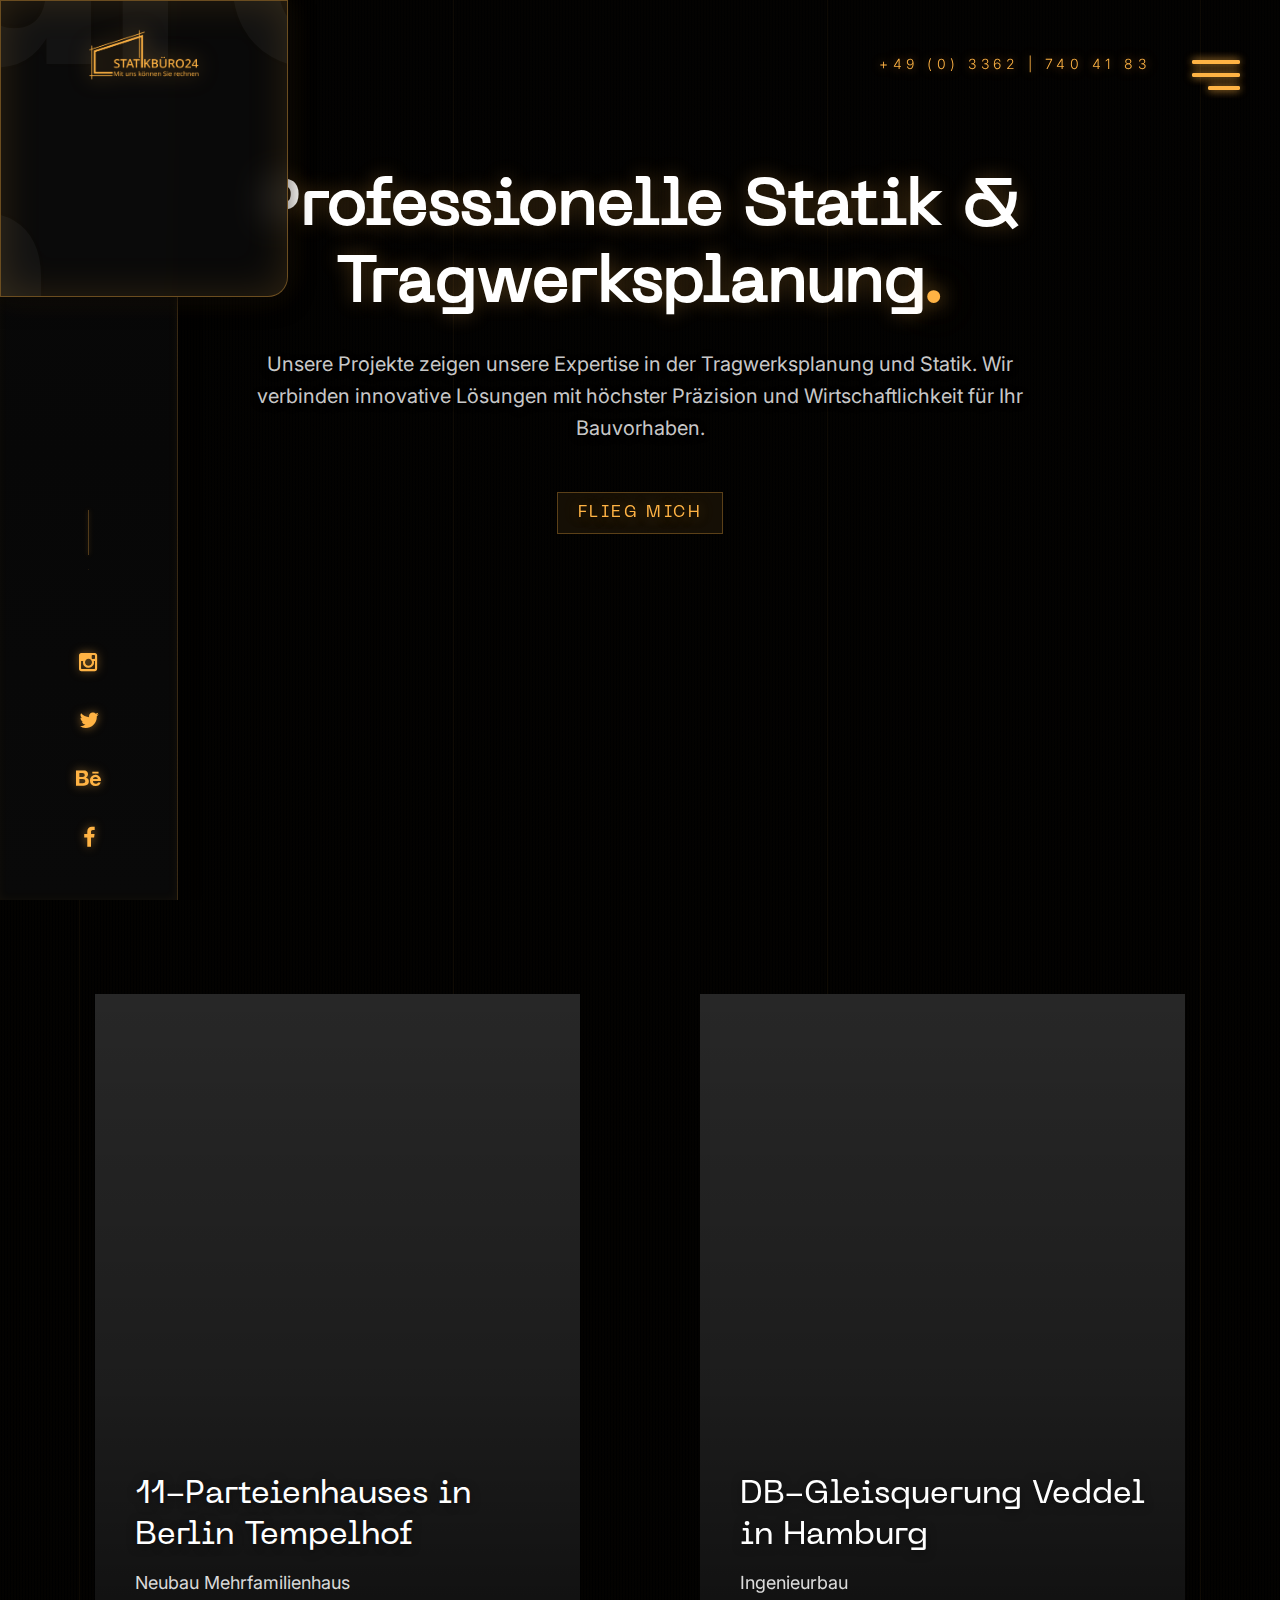
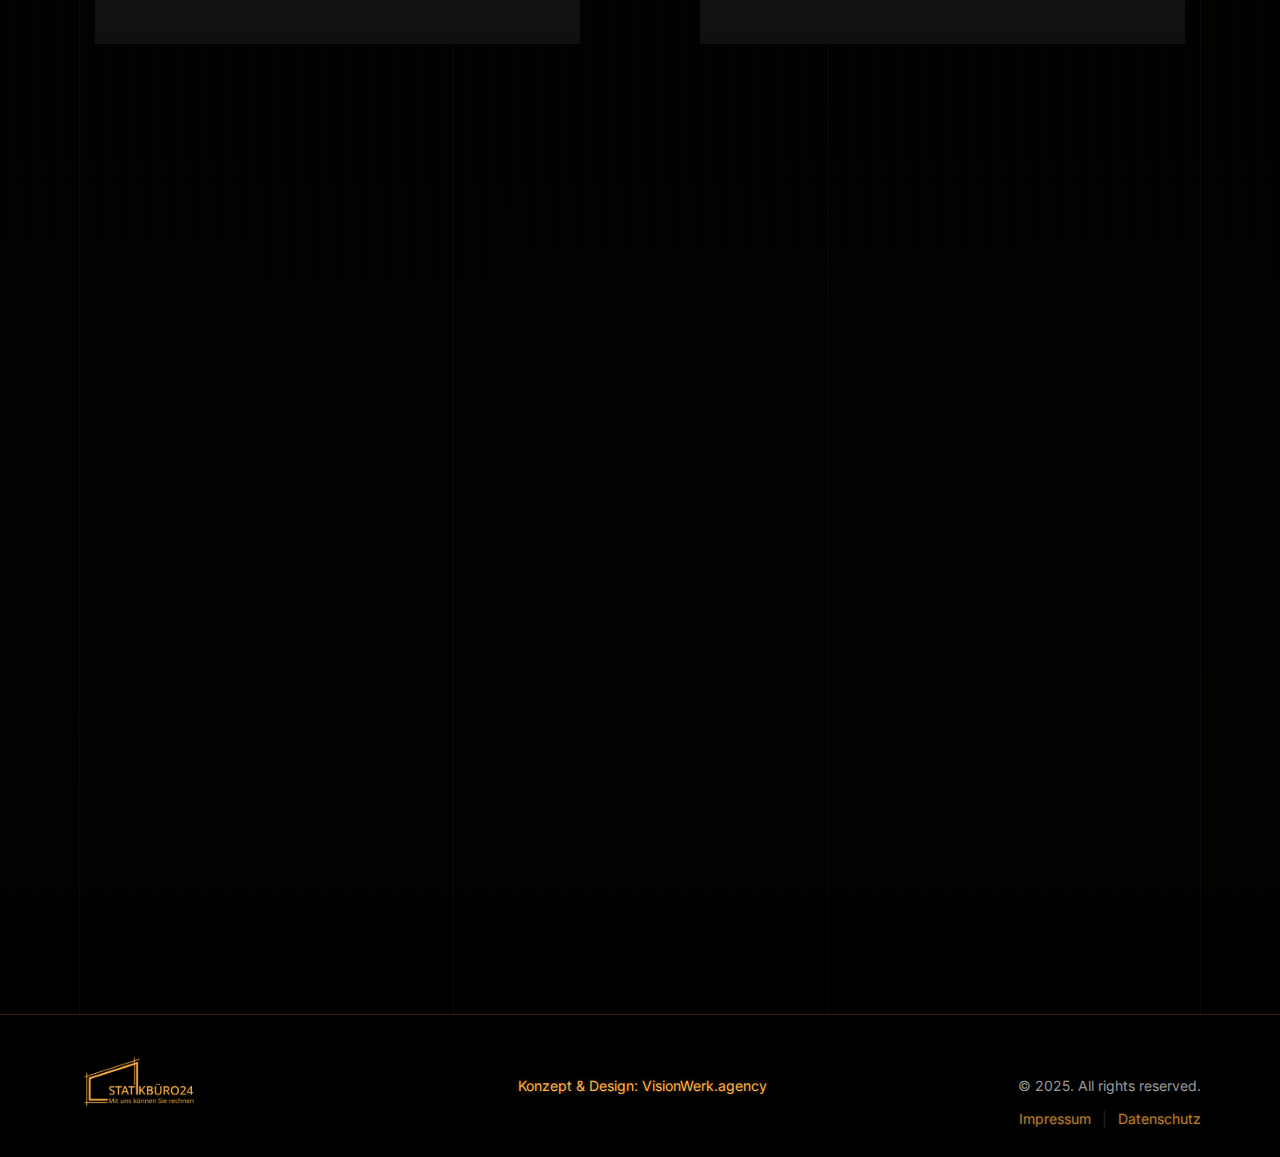
<file: projekte.html>
<!DOCTYPE HTML>
<html lang="de">
<head>
<meta  charset="utf-8">
<meta name="viewport" content="width=device-width, initial-scale=1">
<meta name="description" content="Das Statikbüro 24 bietet professionelle Ingenieurleistungen im Bereich Statik und Bauwesen. Mit langjähriger Erfahrung in Planung, Berechnung und Überwachung von Bauprojekten sorgt das Unternehmen für sichere und wirtschaftliche Baukonstruktionen.">
<title>Projekte - Statikbüro24</title> 

<!-- Favicons -->
<link rel="shortcut icon" href="statikbüro-favicon.png">


<!-- Styles -->
<!-- Trasandina Font - Bitte über Adobe Fonts einbinden: https://fonts.adobe.com/fonts/trasandina -->
<link rel="preconnect" href="https://fonts.googleapis.com">
<link rel="preconnect" href="https://fonts.gstatic.com" crossorigin>
<!-- Fallback: Inter als ähnliche moderne Schriftart -->
<link href="https://fonts.googleapis.com/css2?family=Inter:wght@300;400;500;600;700&display=swap" rel="stylesheet">
<link href="css/app.bundle.css" rel="stylesheet" media="screen">
</head>
<body>
  
    <!-- Loader -->
    <div class="loader">
      <div class="page-lines">
        <div class="container">
          <div class="col-line col-xs-4">
            <div class="line"></div>
          </div>
          <div class="col-line col-xs-4">
            <div class="line"></div>
          </div>
          <div class="col-line col-xs-4">
            <div class="line"></div>
            <div class="line"></div>
          </div>
        </div>
      </div>
      <div class="loader-brand"> 
        <div class="sk-folding-cube">
          <div class="sk-cube1 sk-cube"></div>
          <div class="sk-cube2 sk-cube"></div>
          <div class="sk-cube4 sk-cube"></div>
          <div class="sk-cube3 sk-cube"></div>
        </div>
      </div>
    </div>

    <!-- Header -->
    <header id="top" class="header-home">
        <div class="brand-panel">
          <a href="index.html" class="brand">
            <img class="brand-logo" style="width: 120px;" src="img/colored-logo.png" alt="Statikbüro24 Logo"
          </a>
          <div class="brand-name">Statikbüro Berlin</div>
          <div class="slide-number">
            <span class="current-number text-primary">0<span class="count">5</span></span>
            <sup><span class="delimiter">/</span> 0<span class="total-count"></span></sup>
          </div>
        </div>
        <div class="header-phone">+49 (0) 3362 | 740 41 83</div>
        <div class="vertical-panel"></div>
        <div class="vertical-panel-content">
          <div class="vertical-panel-info">
              <div class="line"></div>
           </div>
          <ul class="social-list">
            <li><a href="" class="fa fa-instagram"></a></li>
            <li><a href="" class="fa fa-twitter"></a></li>
            <li><a href="" class="fa fa-behance"></a></li>
            <li><a href="" class="fa fa-facebook"></a></li>
           </ul>  
        </div> 

        <!-- Navigation Desctop - DES.de Style -->

        <!-- Hamburger Menu Toggle -->
        <button class="hamburger-menu-toggle" id="hamburger-toggle" aria-label="Menü öffnen/schließen">
          <span class="hamburger-line"></span>
          <span class="hamburger-line"></span>
          <span class="hamburger-line"></span>
        </button>

        <nav class="navbar-desctop-des" id="desktop-nav-menu">
          <!-- Logo oben rechts -->
          <div class="nav-logo-top-right">
            <a href="index.html" class="brand-des">
              <img class="brand-logo" style="width: 120px;" src="img/colored-logo.png" alt="Statikbüro24 Logo"
            </a>
          </div>
          
          <!-- Zentrales vertikales Menü -->
          <div class="nav-menu-center">
            <ul class="nav-menu-vertical">
              <li class="nav-item-large">
                <a href="index.html">Interaktive Karte</a>
              </li>
              <li class="nav-item">
                <a href="index.html#about" class="js-target-scroll">Über uns</a>
              </li>
              <li class="nav-item active">
                <a href="projekte.html">Projekte</a>
              </li>
              <li class="nav-item has-submenu">
                <a href="projects.html">Leistungsportfolio</a>
                <ul class="nav-submenu">
                  <li><a href="projects.html#tragwerksplanung">Tragwerksplanung</a></li>
                  <li><a href="projects.html#standsicherheitsnachweis">Standsicherheitsnachweis</a></li>
                  <li><a href="projects.html#bauantrag">Bauantrag</a></li>
                  <li><a href="projects.html#bewehrungsplan">Bewehrungsplan</a></li>
                  <li><a href="projects.html#brandschutznachweis">Brandschutznachweis</a></li>
                  <li><a href="projects.html#schallschutznachweis">Schallschutznachweis</a></li>
                  <li><a href="projects.html#wärmeschutznachweis">Wärmeschutznachweis</a></li>
                  <li><a href="projects.html#energieausweis">Energieausweis</a></li>
                </ul>
              </li>
              <li class="nav-item">
                <a href="contacts.html">Kontakt</a>
              </li>
            </ul>
          </div>

          <!-- Vertikale Texte links -->
          <div class="nav-vertical-left">
            <div class="vertical-text">
              <a href="datenschutz.html">Datenschutz</a>
            </div>
            <div class="vertical-text">
              <a href="impressum.html">Impressum</a>
            </div>
            <div class="vertical-text">
              <span>© 2025</span>
            </div>
          </div>

          <!-- Sprache Selector unten mittig -->
          <div class="nav-language-center">
            <span class="lang-active">de</span> <span class="lang-separator">/</span> <span class="lang-inactive">en</span>
          </div>

          <!-- Social Media Icons unten rechts -->
          <div class="nav-social-bottom-right">
            <a href="" class="social-icon">in</a>
            <a href="" class="social-icon">k</a>
            <a href="" class="social-icon">f</a>
          </div>
        </nav>

        <!-- Navigation Mobile -->
        <nav class="navbar-mobile">
        <a href="index.html" class="brand">
          <img class="brand-logo" src="img/colored-logo.png" alt="Statikbüro24"
        </a>
          
          <div class="navbar-mobile-right">
            <a href="tel:+4933627404183" class="navbar-mobile-phone-btn">
              <span class="phone-btn-label">
                <i class="fa fa-phone"></i>
              </span>
            </a>
            
            <button class="hamburger-menu-toggle" id="hamburger-toggle-mobile" aria-label="Menü öffnen/schließen">
              <span class="hamburger-line"></span>
              <span class="hamburger-line"></span>
              <span class="hamburger-line"></span>
            </button>
          </div>
        </nav> 
    </header>

  <!-- Layout -->
  <div class="layout">
    
    <!-- Home / Hero Section -->
    
    <main class="main">
      <!-- Hero Content -->
      <div class="container">
        <div class="main-projekte-header">
          <h1 class="projekte-hero-title slide-in-right">Professionelle Statik & Tragwerksplanung<span class="text-primary">.</span></h1>
          <p class="projekte-hero-subtitle">Unsere Projekte zeigen unsere Expertise in der Tragwerksplanung und Statik. Wir verbinden innovative Lösungen mit höchster Präzision und Wirtschaftlichkeit für Ihr Bauvorhaben.</p>
          <div class="drone-container" style="margin-top: 3rem;">
            <a href="index.html" class="drone-button">
              <span class="drone-fly-label">Flieg mich</span>
              <div class="sketchfab-embed-wrapper">
                <iframe 
                  id="drone-hero"
                  title="Animated Drone Hero" 
                  frameborder="0" 
                  scrolling="no"
                  allowfullscreen 
                  mozallowfullscreen="true" 
                  webkitallowfullscreen="true" 
                  allow="autoplay; fullscreen; xr-spatial-tracking" 
                  xr-spatial-tracking 
                  execution-while-out-of-viewport 
                  execution-while-not-rendered 
                  web-share 
                  src="https://drone-fly-now.vercel.app/embed?transparent=true"
                  style="background: transparent; overflow: hidden;"
                ></iframe>
              </div>
            </a>
          </div>
        </div>
      </div>

    <!-- Content -->
    <div class="content">   
    
      <!-- Projekte Grid Section im DES.de Stil -->
      <section class="projekte-grid-section section">
        <div class="container">
          <div class="projekte-grid">
            
            <!-- Projekt 1 -->
            <div id="projekt-tempelhof" class="projekt-item slide-in-from-left">
              <div class="projekt-image">
                <img src="img/bg/Neubau-11-Parteienhauses-Tempelhof.jpg" alt="11-Parteienhauses in Berlin Tempelhof" loading="lazy" decoding="async">
                <div class="projekt-overlay"></div>
              </div>
              <div class="projekt-info">
                <h2 class="projekt-title">11-Parteienhauses in Berlin Tempelhof</h2>
                <p class="projekt-description">Neubau Mehrfamilienhaus</p>
              </div>
            </div>

            <!-- Projekt 2 -->
            <div id="projekt-veddel" class="projekt-item slide-in-from-right">
              <div class="projekt-image">
                <img src="img/bg/Projekt-DB-Gleisquerung-Veddeljpg.jpg" alt="DB-Gleisquerung Veddel" loading="lazy" decoding="async">
                <div class="projekt-overlay"></div>
              </div>
              <div class="projekt-info">
                <h2 class="projekt-title">DB-Gleisquerung Veddel in Hamburg</h2>
                <p class="projekt-description">Ingenieurbau</p>
              </div>
            </div>

            <!-- Projekt 3 -->
            <div id="projekt-worms" class="projekt-item slide-in-from-left">
              <div class="projekt-image">
                <img src="img/bg/Neubau.jpg" alt="Modernes Mehrfamilienhaus" loading="lazy" decoding="async">
                <div class="projekt-overlay"></div>
              </div>
              <div class="projekt-info">
                <h2 class="projekt-title">Neubau eines Mehrfamilienhauses</h2>
                <p class="projekt-description">in Worms</p>
              </div>
            </div>

            <!-- Projekt 4 -->
            <div id="projekt-28-parteien" class="projekt-item slide-in-from-right">
              <div class="projekt-image">
                <img src="img/bg/28-Parteien-Haus-Architektur.jpg" alt="28 Parteien Haus" loading="lazy" decoding="async">
                <div class="projekt-overlay"></div>
              </div>
              <div class="projekt-info">
                <h2 class="projekt-title">28 Parteien Haus</h2>
                <p class="projekt-description">Bauzeit 1,5 Jahre</p>
              </div>
            </div>

          </div>
        </div>
      </section>
    </main>

      <!-- Footer -->
      <footer id="footer" class="footer">     
        <div class="container">
          <div class="row-base row">
            <div class="col-base text-left-md col-md-4">
              <a href="index.html" class="brand">
                <img class="brand-logo" style="width: 120px;" src="img/colored-logo.png" alt="Statikbüro24 Logo"
              </a>
            </div>
            <div class="text-center-md col-base col-md-4">
              <a href="https://visionwerk.agency/" class="author-link">
                Konzept & Design: VisionWerk.agency
              </a>
            </div>
            <div class="text-right-md col-base col-md-4">
              <div class="footer-links-wrapper">
                <p class="footer-copyright">© 2025. All rights reserved.</p>
                <div class="footer-links">
                  <a href="impressum.html" class="footer-link">Impressum</a>
                  <span class="footer-separator">|</span>
                  <a href="datenschutz.html" class="footer-link">Datenschutz</a>
                </div>
              </div>
            </div>
          </div>
        </div>
      </footer>

      <!-- Lines -->
      <div class="page-lines">
        <div class="container">
          <div class="col-line col-xs-4">
            <div class="line"></div>
          </div>
          <div class="col-line col-xs-4">
            <div class="line"></div>
          </div>
          <div class="col-line col-xs-4">
            <div class="line"></div>
            <div class="line"></div>
          </div>
        </div>
      </div>
    </div>
  </div>

<!-- SCRIPTS -->
<script src="js/jquery.min.js"></script>
<script src="js/app.bundle.js" defer></script>

<style>
/* ===============================================
   PROJEKTE PAGE - DES.de Stil
   =============================================== */

.main-projekte {
  min-height: 60vh;
  padding: 170px 0 30px;
  background: linear-gradient(180deg, #272727 0%, rgba(39, 39, 39, 0.95) 100%);
  position: relative;
  display: flex;
  align-items: center;
  justify-content: center;
}

.main-projekte-header {
  text-align: center;
  max-width: 817px;
  margin: 0 auto;
  padding-top: 150px;
  padding-bottom: 100px;
}


/* Projekte Grid im DES.de Stil - Moderner wie im Bild */
.projekte-grid-section {
  padding: 80px 0;
  background: transparent;
  position: relative;
}

.projekte-grid-section .container {
  max-width: 1400px;
  margin: 0 auto;
  padding: 0 40px;
}

.projekte-grid {
  display: grid;
  grid-template-columns: repeat(2, 1fr);
  gap: 120px;
  margin: 0;
  width: 100%;
}

.projekt-item {
  position: relative;
  overflow: hidden;
  border-radius: 0;
  cursor: pointer;
  transition: all 0.6s cubic-bezier(0.4, 0, 0.2, 1);
  opacity: 0;
  transform: translateY(60px);
  width: 100%;
  height: 650px;
  background: #272727;
  scroll-margin-top: 120px; /* Damit die Projekte nicht hinter der Navbar verschwinden */
  scroll-margin-bottom: 0; /* Verhindert zusätzlichen Platz nach unten */
}

.projekt-item.visible {
  opacity: 1;
  transform: translateY(0);
}

.projekt-item.slide-in-from-left {
  transform: translateX(-100px) translateY(60px);
}

.projekt-item.slide-in-from-left.visible {
  transform: translateX(0) translateY(0);
}

.projekt-item.slide-in-from-right {
  transform: translateX(100px) translateY(60px);
}

.projekt-item.slide-in-from-right.visible {
  transform: translateX(0) translateY(0);
}

.projekt-item:hover {
  transform: scale(1.02);
  z-index: 10;
  box-shadow: 0 20px 60px rgba(0, 0, 0, 0.4);
}

.projekt-image {
  position: absolute;
  top: 0;
  left: 0;
  width: 100%;
  height: 100%;
  overflow: hidden;
  background: #272727;
}

.projekt-image img {
  width: 100%;
  height: 100%;
  object-fit: cover;
  transition: transform 0.8s cubic-bezier(0.4, 0, 0.2, 1);
  display: block;
}

.projekt-item:hover .projekt-image img {
  transform: scale(1.15);
}

.projekt-overlay {
  position: absolute;
  top: 0;
  left: 0;
  right: 0;
  bottom: 0;
  background: linear-gradient(180deg, 
    rgba(0, 0, 0, 0) 0%,
    rgba(0, 0, 0, 0.4) 60%,
    rgba(0, 0, 0, 0.85) 100%
  );
  opacity: 0.7;
  transition: opacity 0.4s ease;
  z-index: 1;
}

.projekt-item:hover .projekt-overlay {
  opacity: 0.85;
}

.projekt-info {
  position: absolute;
  bottom: 0;
  left: 0;
  right: 0;
  padding: 48px 40px;
  z-index: 2;
  width: 100%;
  box-sizing: border-box;
}

.projekt-title {
  font-family: 'neueMachina', 'Neue Machina', sans-serif;
  font-size: 32px;
  font-weight: 400;
  line-height: 1.3;
  letter-spacing: 0;
  color: #fff;
  margin: 0 0 12px 0;
  transition: transform 0.3s ease;
}

.projekt-item:hover .projekt-title {
  transform: translateY(-2px);
}

.projekt-description {
  font-family: 'Trasandina', 'Inter', -apple-system, BlinkMacSystemFont, 'Segoe UI', sans-serif;
  font-size: 18px;
  font-weight: 400;
  line-height: 1.5;
  letter-spacing: 0;
  color: rgba(255, 255, 255, 0.9);
  margin: 0;
}

/* Responsive Design */
@media (max-width: 991px) {
  
  .projekte-grid {
    grid-template-columns: 1fr;
    gap: 60px;
  }
  
  .projekt-item {
    height: 500px;
  }
  
  .projekt-image {
    position: absolute;
    top: 0;
    left: 0;
    width: 100%;
    height: 100%;
  }
  
  .projekt-info {
    padding: 32px 24px;
  }
  
  .projekt-title {
    font-size: 28px;
  }
  
  .projekt-description {
    font-size: 16px;
  }
  
  .projekt-item.slide-in-from-left,
  .projekt-item.slide-in-from-right {
    transform: translateY(60px);
  }
  
  .projekt-item.slide-in-from-left.visible,
  .projekt-item.slide-in-from-right.visible {
    transform: translateY(0);
  }
}

@media (max-width: 768px) {
  .main-projekte {
    padding: 80px 0 60px;
    min-height: 50vh;
  }
  
  .main-projekte-header {
    padding-bottom: 0 !important;
  }
  
  .projekt-item {
    height: 450px;
  }
  
  .projekte-grid-section .container {
    padding: 0 20px;
  }
  
  .projekte-grid {
    gap: 40px;
  }
  
  .projekt-image {
    position: absolute;
    top: 0;
    left: 0;
    width: 100%;
    height: 100%;
  }
  
  .projekt-info {
    padding: 24px 20px;
  }
  
  .projekt-title {
    font-size: 24px;
  }
  
  .projekt-description {
    font-size: 14px;
  }
}

@media (min-width: 1400px) {
  .projekt-title {
    font-size: 36px;
  }
  
  .projekt-description {
    font-size: 20px;
  }
}

/* Drone Container - Modern Layout */
.drone-container {
  display: flex;
  align-items: center;
  justify-content: center;
  margin-top: 60px;
  flex-wrap: wrap;
  position: relative;
  z-index: 1;
}

.drone-button {
  display: flex;
  flex-direction: column;
  align-items: center;
  justify-content: center;
  gap: 20px;
  text-decoration: none;
}


.drone-button .sketchfab-embed-wrapper iframe {
  width: 100% !important;
  height: 100% !important;
  border: none;
  display: block;
  background: transparent;
  position: relative;
  z-index: 1;
  overflow: hidden;
  /* Scrollbars in Safari/WebKit verstecken */
  -webkit-overflow-scrolling: touch;
  scrollbar-width: none; /* Firefox */
  -ms-overflow-style: none; /* IE und Edge */
}

/* Scrollbars in Safari/WebKit für iframe verstecken */
.drone-button .sketchfab-embed-wrapper iframe::-webkit-scrollbar {
  display: none !important;
  width: 0 !important;
  height: 0 !important;
  background: transparent !important;
}

.drone-button .sketchfab-embed-wrapper::-webkit-scrollbar {
  display: none !important;
  width: 0 !important;
  height: 0 !important;
  background: transparent !important;
}

/* Stelle sicher, dass der Wrapper keine Scrollbars zeigt */
.drone-button .sketchfab-embed-wrapper {
  width: 260px;
  height: 260px;
  position: relative;
  overflow: hidden !important;
  background: transparent;
  display: flex;
  align-items: center;
  justify-content: center;
  z-index: 1;
  order: 2;
  -webkit-overflow-scrolling: touch;
  scrollbar-width: none; /* Firefox */
  -ms-overflow-style: none; /* IE und Edge */
}

.drone-fly-label {
  position: relative;
  font-family: 'neueMachina', 'Neue Machina', sans-serif;
  font-size: 16px;
  font-weight: 400;
  letter-spacing: 0.15em;
  color: #ffb344 !important;
  text-transform: uppercase;
  white-space: nowrap;
  pointer-events: none;
  transition: all 0.4s cubic-bezier(0.4, 0, 0.2, 1);
  opacity: 1 !important;
  z-index: 2;
  text-shadow: 0 2px 8px rgba(0, 0, 0, 0.6), 0 0 15px rgba(255, 179, 68, 0.4);
  display: inline-block !important;
  visibility: visible !important;
  padding: 8px 20px;
  border: 1px solid rgba(255, 179, 68, 0.3);
  background: rgba(255, 179, 68, 0.08);
  backdrop-filter: blur(10px);
  margin-bottom: 0;
  position: relative;
  overflow: hidden;
  cursor: pointer;
  order: 1;
}

.drone-fly-label::before {
  content: '';
  position: absolute;
  top: 0;
  left: -100%;
  width: 100%;
  height: 100%;
  background: linear-gradient(90deg, transparent, rgba(255, 179, 68, 0.3), transparent);
  transition: left 0.6s ease;
}

.drone-button:hover .drone-fly-label {
  color: #fff !important;
  transform: translateY(-3px);
  border-color: rgba(255, 179, 68, 0.6);
  background: rgba(255, 179, 68, 0.15);
  box-shadow: 0 4px 20px rgba(255, 179, 68, 0.4), 0 0 30px rgba(255, 179, 68, 0.2);
  text-shadow: 0 2px 10px rgba(0, 0, 0, 0.8), 0 0 25px rgba(255, 179, 68, 0.7);
}

.drone-button:hover .drone-fly-label::before {
  left: 100%;
}

/* Pulsierender Glow-Effekt */
@keyframes pulseGlow {
  0%, 100% {
    box-shadow: 0 2px 10px rgba(255, 179, 68, 0.3), 0 0 20px rgba(255, 179, 68, 0.1);
  }
  50% {
    box-shadow: 0 4px 20px rgba(255, 179, 68, 0.5), 0 0 30px rgba(255, 179, 68, 0.3);
  }
}

.drone-fly-label {
  animation: pulseGlow 2s ease-in-out infinite;
}

.drone-button:hover .drone-fly-label {
  animation: none;
}

/* Responsive */
@media (max-width: 768px) {
  .drone-container {
    flex-direction: column;
    gap: 40px;
  }
  
  .drone-button {
    width: 240px;
    height: 240px;
  }
}

/* Drohne im Navigationsmenü */
.nav-item-drone {
  margin: 20px 0;
  list-style: none;
}

.nav-drone-link {
  display: inline-block;
  text-decoration: none;
  transition: all 0.4s cubic-bezier(0.4, 0, 0.2, 1);
}

.nav-drone-wrapper {
  width: 120px;
  height: 120px;
  position: relative;
  overflow: hidden;
  background: transparent;
  border-radius: 0;
  transition: all 0.4s cubic-bezier(0.4, 0, 0.2, 1);
}

.nav-drone-wrapper iframe {
  width: 100% !important;
  height: 100% !important;
  border: none;
  display: block;
  background: transparent;
}

.nav-drone-link:hover .nav-drone-wrapper {
  transform: scale(1.1);
  filter: drop-shadow(0 0 15px rgba(255, 179, 68, 0.5));
}

@media (max-width: 991px) {
  .main {
    min-height: auto !important;
    height: auto !important;
  }
}

/* Seite-lokales Override: .main nicht auf 100vh erzwingen */
.main {
  min-height: auto !important;
  height: auto !important;
}

/* Verhindert nur horizontales Scrollen, vertikales Scrollen bleibt erlaubt */
html,
body {
  overflow-x: hidden;
  -webkit-overflow-scrolling: touch; /* Smooth scrolling auf iOS */
}

body:not(.menu-open) {
  overflow-y: auto !important;
}

.footer {
  margin-bottom: 0 !important;
  padding-bottom: 2em;
  position: relative;
  background-color: #000 !important;
}

.page-lines {
  margin-bottom: 0 !important;
  padding-bottom: 0 !important;
  background-color: #000 !important;
}

/* Stelle sicher, dass nach dem Footer kein zusätzlicher Platz ist */
.layout > .content:last-child,
.layout > .content + .page-lines {
  margin-bottom: 0 !important;
}

/* Verhindert Scrolling über den Footer hinaus */
.footer::after {
  content: '';
  display: block;
  height: 0;
  visibility: hidden;
}

/* Begrenze scroll-margin-top, damit man nicht über den Footer hinaus scrollt */
.projekt-item[id] {
  scroll-margin-top: 120px;
  scroll-margin-bottom: 0;
}

/* Verhindere, dass scroll-margin zusätzlichen Platz im Dokument erzeugt */
.projekt-item[id]:last-of-type {
  scroll-margin-bottom: 0;
  margin-bottom: 0;
}

/* Stelle sicher, dass der Footer der letzte sichtbare Bereich ist */
.footer {
  position: relative;
  z-index: 1;
}

/* Verhindere Scrollen über den Footer hinaus - keine Elemente verstecken, die Bilder enthalten könnten */
</style>


<script>
// Verhindere direktes Springen zu Hash beim Laden der Seite
// Dies muss sehr früh ausgeführt werden, bevor der Browser springt
(function() {
  if (window.location.hash && window.location.hash !== '#top' && window.location.hash !== '') {
    // Speichere Hash
    var hash = window.location.hash;
    // Entferne Hash komplett aus URL, damit Browser nicht springt
    if (history.replaceState) {
      history.replaceState(null, null, window.location.pathname + window.location.search);
    } else {
      window.location.hash = '';
    }
    // Setze Scroll-Position auf oben - nur einmal, nicht aggressiv
    window.scrollTo(0, 0);
    if (document.documentElement) {
      document.documentElement.scrollTop = 0;
    }
    if (document.body) {
      document.body.scrollTop = 0;
    }
    
    // Speichere Hash für späteres Scrollen
    window._pendingHash = hash;
  }
})();

$(document).ready(function() {
  // Scroll-Restoration nur deaktivieren, wenn Hash vorhanden ist
  // Ansonsten normale Browser-Scroll-Restoration verwenden
  if (window.location.hash && window.location.hash !== '#top' && window.location.hash !== '') {
    if (window.history && window.history.scrollRestoration) {
      if ($(window).width() <= 991) {
        window.history.scrollRestoration = 'manual';
      }
    }
  }
  
  // Hamburger Menu Toggle
  $('.hamburger-menu-toggle').on('click', function() {
    $(this).toggleClass('active');
    $('#desktop-nav-menu').toggleClass('active');
    $('body, html').toggleClass('menu-open');
  });

  // Dropdown-Pfeil für Submenü - Mobile und Desktop
  $(document).on('click', '.nav-item.has-submenu > a', function(e) {
    e.preventDefault();
    e.stopPropagation(); // Verhindere Event-Bubbling zum Menü-Container
    var $navItem = $(this).parent('.nav-item.has-submenu');
    $navItem.toggleClass('active');
    
    // Force reflow um sicherzustellen, dass CSS angewendet wird
    void $navItem[0].offsetHeight;
    
    return false;
  });

  // Untermenü öffnet sich beim Hover, Link führt direkt zur Seite
  // Das Untermenü wird beim Hover automatisch über CSS angezeigt
  
  // Funktion zum Schließen des Menüs
  function closeMenu() {
    $('.hamburger-menu-toggle').removeClass('active');
    $('#desktop-nav-menu').removeClass('active');
    $('body, html').removeClass('menu-open');
  }
  
  // Menü schließen bei ALLEN Links im Menü - mit höchster Priorität
  // Wichtig: Dies muss für Anchor-Links (#about, projects.html#tragwerksplanung) funktionieren, damit das Menü schließt
  // bevor das Scrollen startet, genau wie bei Links zu anderen Seiten
  $(document).on('click', '#desktop-nav-menu a', function(e) {
    var $link = $(this);
    var href = $link.attr('href');
    var isSubmenuLink = $link.closest('.nav-submenu').length > 0;
    var isSubmenuToggle = $link.closest('.nav-item.has-submenu > a').length > 0;
    
    // Wenn es ein normaler Link ist (nicht Submenü-Toggle oder Submenü-Link)
    if (!isSubmenuLink && !isSubmenuToggle) {
      // Für Anchor-Links auf derselben Seite oder zu anderen Seiten: Schließe Menü UND scrollen zur Section
      if (href && (href.indexOf('#') === 0 || href.indexOf('index.html#') !== -1 || href.indexOf('projects.html#') !== -1)) {
        e.preventDefault(); // Verhindere Standard-Verhalten
        closeMenu(); // Schließe Menü zuerst
        
        // Prüfe ob Link zu einer anderen Seite führt
        var isExternalPage = href.indexOf('projects.html#') !== -1 || href.indexOf('index.html#') !== -1;
        var currentPage = window.location.pathname.split('/').pop() || 'index.html';
        var targetPage = null;
        
        if (href.indexOf('projects.html#') !== -1) {
          targetPage = 'projects.html';
        } else if (href.indexOf('index.html#') !== -1) {
          targetPage = 'index.html';
        }
        
        // Wenn Link zu einer anderen Seite führt, navigiere dorthin
        if (targetPage && targetPage !== currentPage) {
          var hasHash = href.indexOf('#') !== -1;
          if (hasHash && targetPage === 'projects.html') {
            var pendingHashValue = href.substring(href.indexOf('#'));
            try {
              sessionStorage.setItem('pendingHashNavigation', pendingHashValue);
              sessionStorage.setItem('pendingHashTargetPage', targetPage);
            } catch (error) {
              // SessionStorage könnte deaktiviert sein – weiter ohne gespeicherten Hash
            }
            setTimeout(function() {
              window.location.href = targetPage;
            }, 100);
          } else {
            setTimeout(function() {
              window.location.href = href;
            }, 100);
          }
          return false;
        }
        
        // Extrahiere Hash aus href (kann "#about", "index.html#about" oder "projects.html#tragwerksplanung" sein)
        var hash = href.indexOf('#') !== -1 ? href.substring(href.indexOf('#')) : href;
        var target = $(hash);
        
        if (target.length) {
          // Warte kurz, damit Menü geschlossen ist, dann scrollen
          setTimeout(function() {
            var offset = ($(window).width() <= 991) ? 100 : 120;
            // Auf Mobile: Sofortiges Scrollen ohne Animation für flüssigeres Verhalten
            if ($(window).width() <= 991) {
              window.scrollTo({
                top: target.offset().top - offset,
                behavior: 'auto'
              });
            } else {
              $('html, body').animate({
                scrollTop: target.offset().top - offset
              }, 1000);
            }
          }, 100);
        }
        
        return false;
      } else {
        // Für Links zu anderen Seiten: Schließe Menü SOFORT und navigiere
        // Auf Mobile: Warte kurz damit Menü geschlossen ist, dann navigiere
        if ($(window).width() <= 991) {
          e.preventDefault();
          closeMenu();
          // Kurze Verzögerung damit Menü geschlossen ist, dann navigiere
          setTimeout(function() {
            window.location.href = href;
          }, 150);
          return false;
        } else {
          // Desktop: Schließe Menü, Navigation passiert automatisch
          closeMenu();
        }
      }
    }
    // Submenü-Links (z.B. "Tragwerksplanung", "Bauantrag") schließen auch das Menü
    else if (isSubmenuLink) {
      if (href && (href.indexOf('#') === 0 || href.indexOf('projects.html#') !== -1 || href.indexOf('index.html#') !== -1)) {
        e.preventDefault();
        closeMenu();
        
        // Prüfe ob Link zu einer anderen Seite führt
        var currentPage = window.location.pathname.split('/').pop() || 'index.html';
        var targetPage = null;
        
        if (href.indexOf('projects.html#') !== -1) {
          targetPage = 'projects.html';
        } else if (href.indexOf('index.html#') !== -1) {
          targetPage = 'index.html';
        }
        
        // Wenn Link zu einer anderen Seite führt, navigiere dorthin
        if (targetPage && targetPage !== currentPage) {
          setTimeout(function() {
            window.location.href = href;
          }, 100);
          return false;
        }
        
        var hash = href.indexOf('#') !== -1 ? href.substring(href.indexOf('#')) : href;
        var target = $(hash);
        
        if (target.length) {
          setTimeout(function() {
            var offset = ($(window).width() <= 991) ? 100 : 120;
            // Auf Mobile: Sofortiges Scrollen ohne Animation für flüssigeres Verhalten
            if ($(window).width() <= 991) {
              window.scrollTo({
                top: target.offset().top - offset,
                behavior: 'auto'
              });
            } else {
              $('html, body').animate({
                scrollTop: target.offset().top - offset
              }, 1000);
            }
          }, 100);
        }
        
        return false;
      } else {
        // Für normale Links im Submenü: Schließe Menü und navigiere
        if ($(window).width() <= 991) {
          e.preventDefault();
          closeMenu();
          setTimeout(function() {
            window.location.href = href;
          }, 150);
          return false;
        } else {
          closeMenu();
        }
      }
    }
  });

  // ESC Taste zum Schließen
  $(document).on('keydown', function(e) {
    if (e.key === 'Escape' && $('#desktop-nav-menu').hasClass('active')) {
      $('.hamburger-menu-toggle').removeClass('active');
      $('#desktop-nav-menu').removeClass('active');
      $('body, html').removeClass('menu-open');
    }
  });

  // Slide-in Animation für Projekte beim Scrollen
  function checkScroll() {
    $('.projekt-item').each(function() {
      var elementTop = $(this).offset().top;
      var elementBottom = elementTop + $(this).outerHeight();
      var viewportTop = $(window).scrollTop();
      var viewportBottom = viewportTop + $(window).height();
      
      // Trigger 200px vor dem Element
      if (elementBottom > viewportTop - 200 && elementTop < viewportBottom + 200) {
        $(this).addClass('visible');
      }
    });
  }

  // Initial check
  checkScroll();
  
  // Check on scroll
  $(window).on('scroll', function() {
    checkScroll();
  });
  
  // Check on resize
  $(window).on('resize', function() {
    checkScroll();
  });

  // Kein automatisches Scrollen beim Laden der Seite
  // Browser-Scroll-Verhalten bleibt normal, außer bei Hash-Links
  
  // Scroll zu Projekt beim Laden der Seite, wenn Hash vorhanden ist (nur für Projekt-Hashes)
  var pendingHash = window._pendingHash || (window.location.hash && window.location.hash !== '#top' && window.location.hash !== '' ? window.location.hash : null);
  
  if (pendingHash) {
    var hash = pendingHash.substring(1); // Entferne das #
    var targetElement = $('#' + hash);
    
    if (targetElement.length) {
      // Warte kurz, damit die Seite vollständig geladen ist
      setTimeout(function() {
        var offset = 120;
        var targetTop = targetElement.offset().top - offset;
        var footerTop = $('.footer').offset().top;
        var windowHeight = $(window).height();
        var documentHeight = $(document).height();
        
        // Berechne maximale Scroll-Position: Footer sollte nicht über den Viewport hinausragen
        var maxScrollTop = Math.max(0, documentHeight - windowHeight);
        
        // Stelle sicher, dass wir nicht über den Footer hinaus scrollen
        var finalScrollTop = Math.min(targetTop, maxScrollTop);
        
        // Stelle sicher, dass das Element sichtbar ist, auch wenn wir nicht ganz zur berechneten Position scrollen können
        if (finalScrollTop < targetTop) {
          // Wenn das Element zu nah am Footer ist, scrollen wir so weit wie möglich,
          // aber stellen sicher, dass das Element noch sichtbar ist
          var elementBottom = targetElement.offset().top + targetElement.outerHeight();
          if (elementBottom > footerTop) {
            // Element ist teilweise oder vollständig hinter dem Footer
            // Scrollen wir so, dass das Element sichtbar ist, aber nicht über den Footer hinaus
            finalScrollTop = Math.min(targetTop, footerTop - windowHeight - 20);
          }
        }
        
        $('html, body').animate({
          scrollTop: finalScrollTop
        }, 800, function() {
          // Stelle Hash wieder in URL her nach dem Scrollen
          if (history.replaceState) {
            history.replaceState(null, null, pendingHash);
          } else {
            window.location.hash = pendingHash;
          }
        });
        
        // Stelle sicher, dass das Projekt sichtbar ist (für Animation)
        targetElement.addClass('visible');
      }, 500);
    }
    
    // Cleanup
    delete window._pendingHash;
  }
  
  // Verhindere Scrollen über den Footer hinaus - NUR auf Desktop
  // Auf Mobile komplett deaktiviert, da es das normale Scroll-Verhalten stört
  if ($(window).width() > 991) {
    var lastScrollTop = 0;
    var scrollTimeout;
    var isScrolling = false; // Flag um zu verhindern, dass während des Scrollens korrigiert wird
    
    $(window).on('scroll', function() {
      // Nur auf Desktop aktiv
      if ($(window).width() <= 991) {
        return;
      }
      
      // Wenn gerade gescrollt wird, nicht korrigieren
      if (isScrolling) {
        return;
      }
      
      clearTimeout(scrollTimeout);
      scrollTimeout = setTimeout(function() {
        var scrollTop = $(window).scrollTop();
        var windowHeight = $(window).height();
        var footer = $('.footer');
        
        if (footer.length) {
          var footerTop = footer.offset().top;
          var footerHeight = footer.outerHeight();
          var pageLines = $('.page-lines');
          var pageLinesHeight = pageLines.length ? pageLines.outerHeight() : 0;
          
          // Maximale Scroll-Position: Footer sollte am unteren Rand des Viewports sein
          var maxScrollTop = footerTop + footerHeight + pageLinesHeight - windowHeight;
          
          // Nur korrigieren wenn wirklich über die maximale Position hinaus gescrollt wurde
          // UND wenn nicht gerade eine Animation läuft
          if (scrollTop > maxScrollTop && !$('html, body').is(':animated')) {
            isScrolling = true;
            // Sanft zur maximalen Position scrollen
            $('html, body').animate({
              scrollTop: maxScrollTop
            }, 200, function() {
              isScrolling = false;
            });
          }
        }
        
        lastScrollTop = scrollTop;
      }, 50); // Längeres Timeout, um weniger aggressiv zu sein
    });
  }
  
  // Stelle sicher, dass die Dokumentenhöhe korrekt ist nach dem Laden - NUR auf Desktop
  // Auf Mobile deaktiviert, da es das normale Scroll-Verhalten blockiert
  if ($(window).width() > 991) {
    $(window).on('load', function() {
      // Nur auf Desktop aktiv
      if ($(window).width() <= 991) {
        return;
      }
      
      var footer = $('.footer');
      if (footer.length) {
        var footerTop = footer.offset().top;
        var footerHeight = footer.outerHeight();
        var pageLines = $('.page-lines');
        var pageLinesHeight = pageLines.length ? pageLines.outerHeight() : 0;
        var bodyHeight = footerTop + footerHeight + pageLinesHeight;
        
        // Stelle sicher, dass body/html nicht höher als nötig ist
        if ($(document).height() > bodyHeight + 50) {
          // Es gibt zusätzlichen Platz - möglicherweise durch scroll-margin oder andere Elemente
          // Setze max-height auf body, um Scrollen zu verhindern
          $('body').css('max-height', bodyHeight + 'px');
          $('html').css('max-height', bodyHeight + 'px');
        }
      }
    });
  }

  // Simuliere einen Click auf die Drohne beim Laden der Seite, damit sie vertikal zentriert ist
  // Aber verhindere die Navigation
  setTimeout(function() {
    const droneButton = document.querySelector('.drone-button');
    if (droneButton) {
      // Temporär den Link deaktivieren, damit kein Navigieren stattfindet
      const originalHref = droneButton.getAttribute('href');
      droneButton.setAttribute('href', '#');
      
      // Simuliere einen Click-Event
      const clickEvent = new MouseEvent('click', {
        view: window,
        bubbles: true,
        cancelable: true
      });
      droneButton.dispatchEvent(clickEvent);
      
      // Stelle den Original-Link nach kurzer Zeit wieder her
      setTimeout(function() {
        if (originalHref) {
          droneButton.setAttribute('href', originalHref);
        }
      }, 150);
    }
  }, 500); // Kurze Verzögerung, damit die Seite vollständig geladen ist

});
</script>
</body>
</html>
</file>
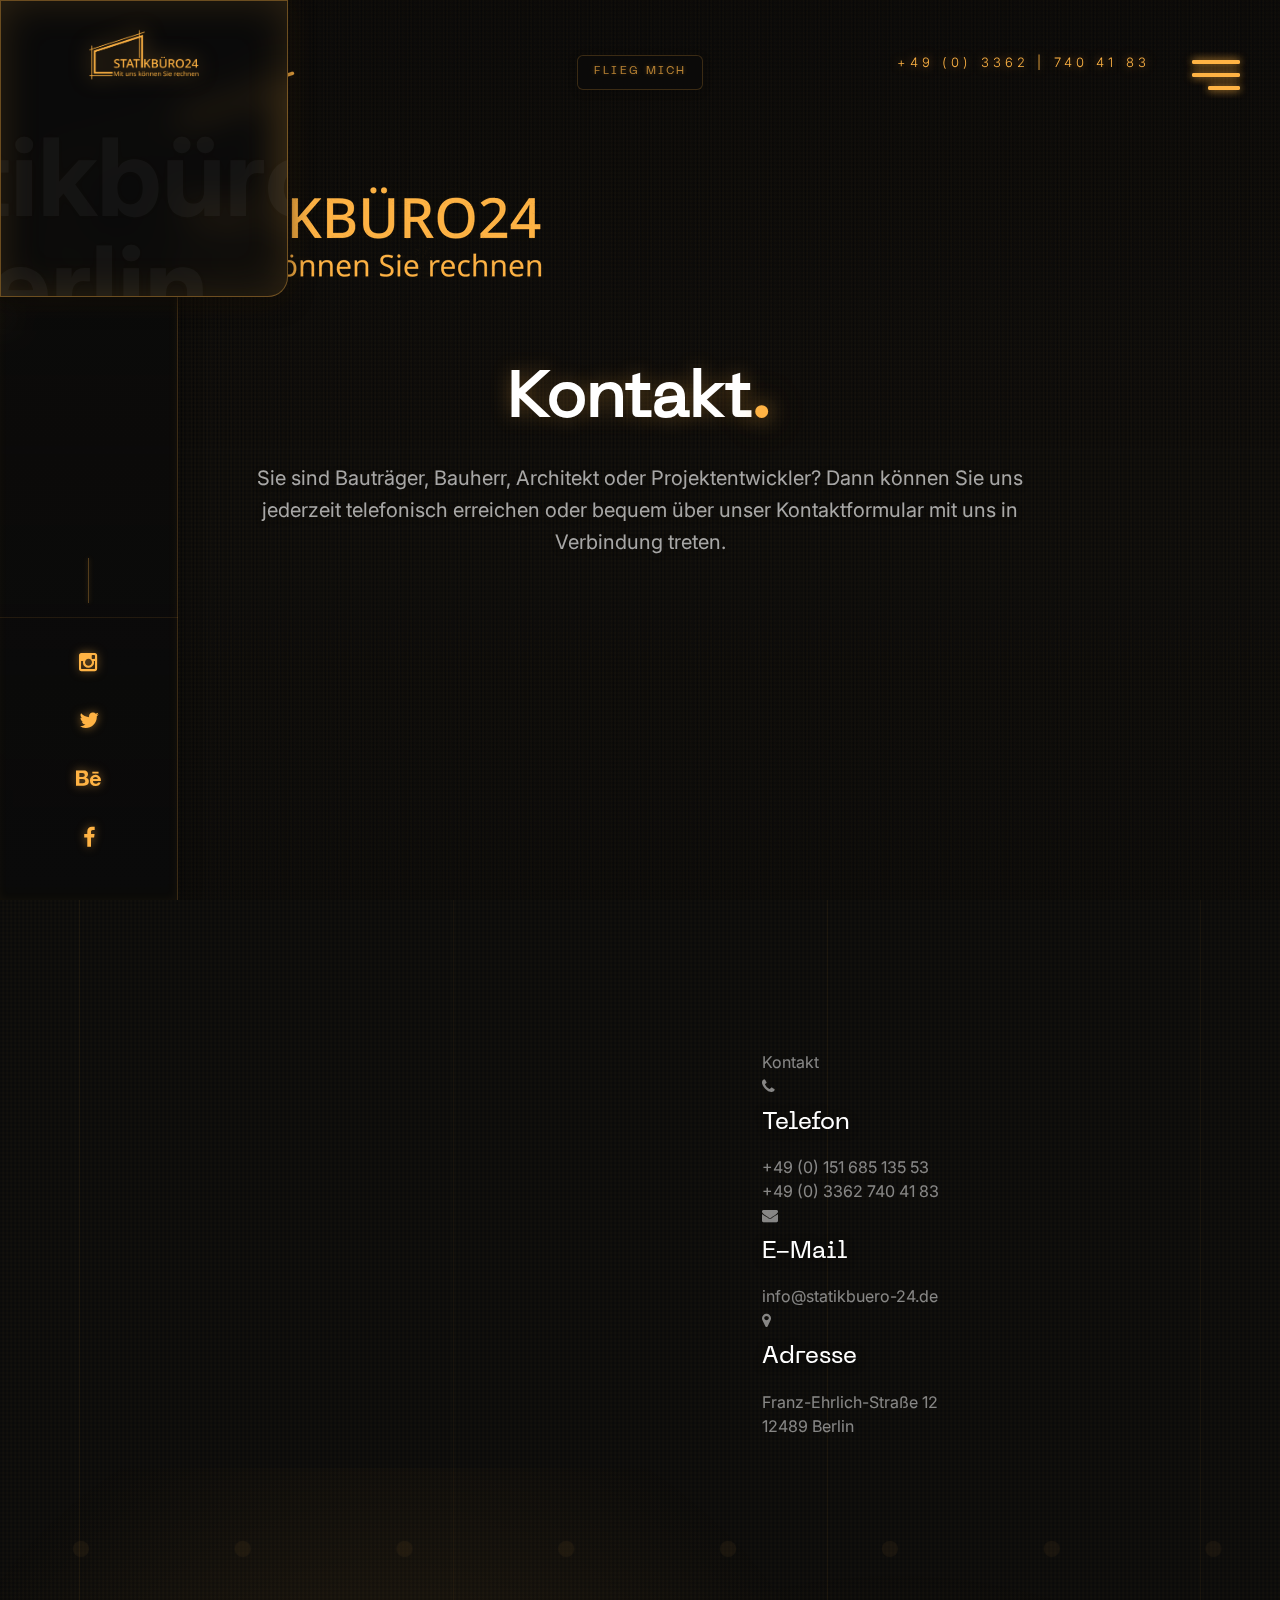
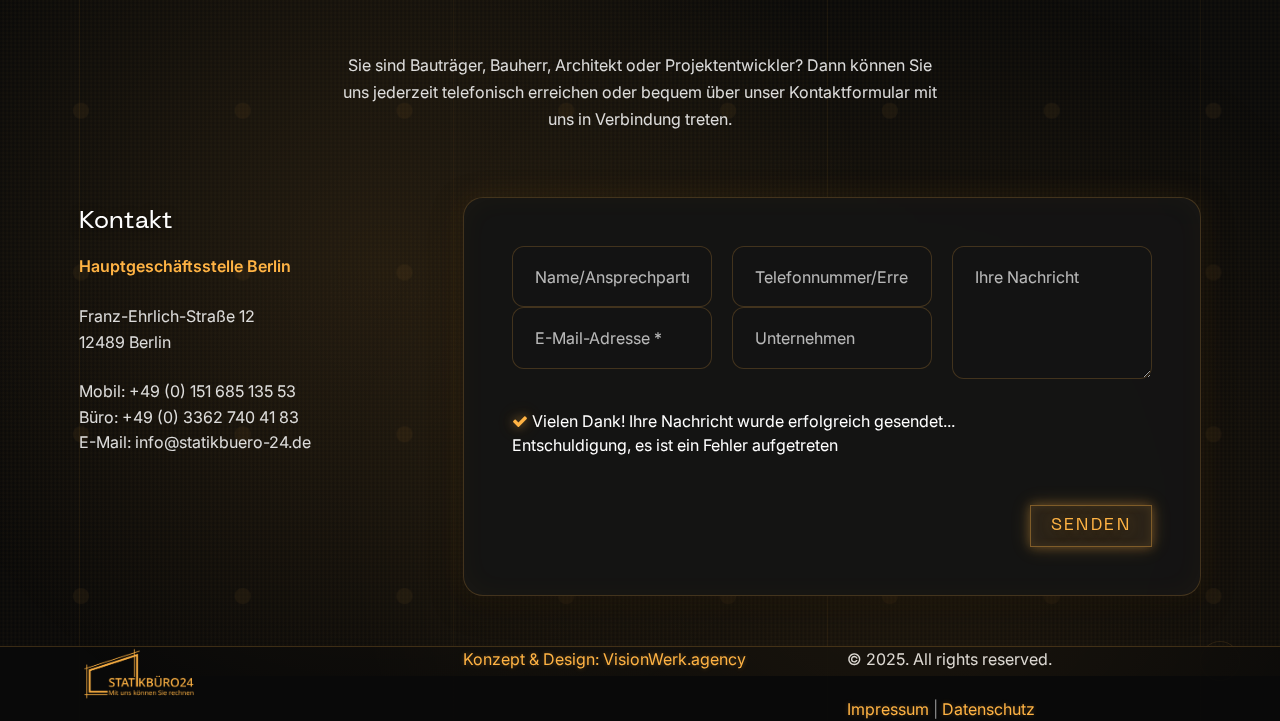
<file: statikb-ro-mobil-main/contacts.html>
<!DOCTYPE HTML>
<html lang="en">
<head>
<meta  charset="utf-8">
<meta name="viewport" content="width=device-width, initial-scale=1">
<meta name="format-detection" content="telephone=no">
<meta name="description" content="Das Statikbüro 24 bietet professionelle Ingenieurleistungen im Bereich Statik und Bauwesen. Mit langjähriger Erfahrung in Planung, Berechnung und Überwachung von Bauprojekten sorgt das Unternehmen für sichere und wirtschaftliche Baukonstruktionen.">
<title>Kontakt - Statikbüro24</title> 

<!-- Favicons -->
<link rel="shortcut icon" href="statikbüro-favicon.png">


<!-- Styles -->
<link rel="preconnect" href="https://fonts.googleapis.com">
<link rel="preconnect" href="https://fonts.gstatic.com" crossorigin>
<link href="https://fonts.googleapis.com/css2?family=Inter:wght@300;400;500;600;700&display=swap" rel="stylesheet">
<link href="css/style.css" rel="stylesheet" media="screen">
<link href="css/enhanced-styles.css" rel="stylesheet" media="screen">
<link href="css/des-inspiration.css" rel="stylesheet" media="screen">
<link href="css/liquid-glass.css" rel="stylesheet" media="screen">
<link href="css/neuemachina-font.css" rel="stylesheet" media="screen">
<link href="css/futuristic-design.css" rel="stylesheet" media="screen">
<link href="css/performance-animations.css" rel="stylesheet" media="screen">
</head>
<body>
  
    <!-- Loader -->

    <div class="loader">
      <div class="page-lines">
        <div class="container">
          <div class="col-line col-xs-4">
            <div class="line"></div>
          </div>
          <div class="col-line col-xs-4">
            <div class="line"></div>
          </div>
          <div class="col-line col-xs-4">
            <div class="line"></div>
            <div class="line"></div>
          </div>
        </div>
      </div>
      <div class="loader-brand"> 
        <div class="sk-folding-cube">
          <div class="sk-cube1 sk-cube"></div>
          <div class="sk-cube2 sk-cube"></div>
          <div class="sk-cube4 sk-cube"></div>
          <div class="sk-cube3 sk-cube"></div>
        </div>
      </div>
    </div>

    <!-- Header -->
    <header id="top" class="header-home">
        <div class="brand-panel">
          <a href="index.html" class="brand">
            <img class="brand-logo" style="width: 120px;" src="img/colored-logo.png" alt="Statikbüro24 Logo">
          </a>
          <div class="brand-name">Statikbüro Berlin</div>
          <div class="slide-number">
            <span class="current-number text-primary">0<span class="count">4</span></span>
            <sup><span class="delimiter">/</span> 0<span class="total-count"></span></sup>
          </div>
        </div>
        <div class="header-phone">+49 (0) 3362 | 740 41 83</div>
        <div class="vertical-panel"></div>
        <div class="vertical-panel-content">
          <div class="vertical-panel-info">
              <div class="line"></div>
           </div>
          <ul class="social-list">
            <li><a href="" class="fa fa-instagram"></a></li>
            <li><a href="" class="fa fa-twitter"></a></li>
            <li><a href="" class="fa fa-behance"></a></li>
            <li><a href="" class="fa fa-facebook"></a></li>
           </ul>  
        </div>

      <!-- Drone im Header -->
      <div class="header-drone-container">
        <a href="index.html" class="header-drone-button">
          <span class="header-drone-fly-label">FLIEG MICH</span>
          <div class="header-sketchfab-embed-wrapper">
            <iframe 
              id="header-drone"
              title="Animated Drone Header" 
              frameborder="0" 
              scrolling="no"
              allowfullscreen 
              mozallowfullscreen="true" 
              webkitallowfullscreen="true" 
              allow="autoplay; fullscreen; xr-spatial-tracking" 
              xr-spatial-tracking 
              execution-while-out-of-viewport 
              execution-while-not-rendered 
              web-share 
              src="https://drone-fly-now.vercel.app/embed?transparent=true"
              style="background: transparent; overflow: hidden;">
            </iframe>
          </div>
        </a>
      </div>

      <!-- Navigation Desctop - DES.de Style -->

      <!-- Hamburger Menu Toggle -->
      <button class="hamburger-menu-toggle" id="hamburger-toggle" aria-label="Menü öffnen/schließen">
        <span class="hamburger-line"></span>
        <span class="hamburger-line"></span>
        <span class="hamburger-line"></span>
      </button>

      <nav class="navbar-desctop-des" id="desktop-nav-menu">
        <!-- Logo oben rechts -->
        <div class="nav-logo-top-right">
          <a href="index.html" class="brand-des">
            <img class="brand-logo" style="width: 120px;" src="img/colored-logo.png" alt="Statikbüro24 Logo">
          </a>
        </div>
        
        <!-- Zentrales vertikales Menü -->
        <div class="nav-menu-center">
          <ul class="nav-menu-vertical">
            <li class="nav-item-large">
              <a href="index.html">Interaktive Karte</a>
            </li>
            <li class="nav-item">
              <a href="index.html#about" class="js-target-scroll">Über uns</a>
            </li>
            <li class="nav-item">
              <a href="projekte.html">Projekte</a>
            </li>
            <li class="nav-item has-submenu">
              <a href="projects.html">Leistungsportfolio</a>
              <ul class="nav-submenu">
                <li><a href="projects.html#tragwerksplanung">Tragwerksplanung</a></li>
                <li><a href="projects.html#standsicherheitsnachweis">Standsicherheitsnachweis</a></li>
                <li><a href="projects.html#bauantrag">Bauantrag</a></li>
                <li><a href="projects.html#bewehrungsplan">Bewehrungsplan</a></li>
                <li><a href="projects.html#brandschutznachweis">Brandschutznachweis</a></li>
                <li><a href="projects.html#schallschutznachweis">Schallschutznachweis</a></li>
                <li><a href="projects.html#wärmeschutznachweis">Wärmeschutznachweis</a></li>
                <li><a href="projects.html#energieausweis">Energieausweis</a></li>
              </ul>
            </li>
            <li class="nav-item active">
              <a href="contacts.html">Kontakt</a>
            </li>
          </ul>
        </div>

        <!-- Vertikale Texte links -->
        <div class="nav-vertical-left">
          <div class="vertical-text">
            <a href="datenschutz.html">Datenschutz</a>
          </div>
          <div class="vertical-text">
            <a href="impressum.html">Impressum</a>
          </div>
          <div class="vertical-text">
            <span>© 2025</span>
          </div>
        </div>

        <!-- Sprache Selector unten mittig -->
        <div class="nav-language-center">
          <span class="lang-active">de</span> <span class="lang-separator">/</span> <span class="lang-inactive">en</span>
        </div>

        <!-- Social Media Icons unten rechts -->
        <div class="nav-social-bottom-right">
          <a href="" class="social-icon">in</a>
          <a href="" class="social-icon">k</a>
          <a href="" class="social-icon">f</a>
        </div>
      </nav>

      <!-- Navigation Mobile -->

      <nav class="navbar-mobile">
        <a href="index.html" class="brand">
          <img class="brand-logo" src="img/colored-logo.png" alt="Statikbüro24">
        </a>
        
        <div class="navbar-mobile-right">
          <a href="tel:+4933627404183" class="navbar-mobile-phone-btn">
            <span class="phone-btn-label">
              <i class="fa fa-phone"></i>
            </span>
          </a>
          
          <button class="hamburger-menu-toggle" id="hamburger-toggle-mobile" aria-label="Menü öffnen/schließen">
            <span class="hamburger-line"></span>
            <span class="hamburger-line"></span>
            <span class="hamburger-line"></span>
          </button>
        </div>
      </nav> 
    </header>

  <!-- Layout -->

  <div class="layout">
    
    <!-- Home / Hero Section -->
    
    <main class="main">
      <!-- Hero Content -->
      <div class="container">
        <div class="main-hero-header">
          <h1 class="hero-title slide-in-right">Kontakt<span class="text-primary">.</span></h1>
          <p class="hero-subtitle">Sie sind Bauträger, Bauherr, Architekt oder Projektentwickler? Dann können Sie uns jederzeit telefonisch erreichen oder bequem über unser Kontaktformular mit uns in Verbindung treten.</p>
        </div>
      </div>
    </main>

    <div class="content">   
    
      <!-- Contacts Details -->

      <section class="contact-details">
        <div class="col-map col-md-7">
          <iframe 
            src="https://www.google.com/maps?q=Franz-Ehrlich-Straße+12,+12489+Berlin&output=embed&zoom=16" 
            width="100%" 
            height="100%" 
            style="border:0;" 
            allowfullscreen="" 
            loading="lazy" 
            referrerpolicy="no-referrer-when-downgrade"
            class="gmap col-md-7">
          </iframe>
        </div>
        <div class="contact-info col-md-5 col-md-offset-7">
          <div class="contact-info-content">
            <div class="contact-info-title">Kontakt</div>
            <div class="phone contact-row">
              <i class="fa fa-phone"></i> 
              <div class="contact-body">
                <h4>Telefon</h4>
                <div class="phone-row">+49 (0) 151 685 135 53</div>
                <div class="phone-row">+49 (0) 3362 740 41 83</div>
              </div>
            </div>
            <div class="contact-row">
              <i class="fa fa-envelope"></i> 
              <div class="contact-body">
                <h4>E-Mail</h4>
                <div class="contact-content">info@statikbuero-24.de</div>
              </div>
            </div>
            <div class="contact-row">
              <i class="fa fa-map-marker"></i> 
              <div class="contact-body">
                <h4>Adresse</h4>
                <div class="contact-content">Franz-Ehrlich-Straße 12<br>12489 Berlin</div>
              </div>
            </div>
          </div>
        </div>
      </section>



      <!-- Enhanced Contacts -->
      <section class="contact-enhanced scroll-animate">
        <div class="container">
          <header class="section-header-enhanced">
            <h2 class="section-title-enhanced slide-in-right" style="color: white;">Starten Sie <span style="color: #ffb344;">Ihr Projekt</span> mit uns</h2>
            <p class="section-subtitle-enhanced" style="color: rgba(255,255,255,0.7);">Sie sind Bauträger, Bauherr, Architekt oder Projektentwickler? Dann können Sie uns jederzeit telefonisch erreichen oder bequem über unser Kontaktformular mit uns in Verbindung treten.</p>
          </header>
          <div class="section-content">
            <div class="row-base row">
              <div class="col-address col-base col-md-4">
                <h4 style="color: white;">Kontakt</h4>
                <p><strong style="color: #ffb344;">Hauptgeschäftsstelle Berlin</strong></p>
                <p>Franz-Ehrlich-Straße 12<br>
                12489 Berlin</p>
                <p>Mobil: +49 (0) 151 685 135 53<br>
                Büro: +49 (0) 3362 740 41 83<br>
                E-Mail: info@statikbuero-24.de</p>
              </div>
              <div class="col-base col-md-8">
                <div class="contact-form-enhanced">
                  <form class="js-ajax-form">
                    <div class="row-field row">
                      <div class="col-field col-sm-6 col-md-4">
                        <div class="form-group-enhanced">
                          <input type="text" class="form-control-enhanced" name="name" required placeholder="Name/Ansprechpartner *">
                        </div>
                        <div class="form-group-enhanced">
                          <input type="email" class="form-control-enhanced" name="email" required placeholder="E-Mail-Adresse *">
                        </div>
                      </div>
                      <div class="col-field col-sm-6 col-md-4">
                        <div class="form-group-enhanced">
                          <input type="tel" class="form-control-enhanced" name="phone" placeholder="Telefonnummer/Erreichbarkeit">
                        </div>
                        <div class="form-group-enhanced">
                          <input type="text" class="form-control-enhanced" name="company" placeholder="Unternehmen">
                        </div>
                      </div>
                      <div class="col-field col-sm-12 col-md-4">
                        <div class="form-group-enhanced">
                          <textarea class="form-control-enhanced" name="message" placeholder="Ihre Nachricht" rows="4"></textarea>
                        </div>
                      </div>
                      <div class="col-message col-field col-sm-12">
                        <div class="form-group-enhanced">
                          <div class="success-message"><i class="fa fa-check text-primary"></i> Vielen Dank! Ihre Nachricht wurde erfolgreich gesendet...</div>
                          <div class="error-message">Entschuldigung, es ist ein Fehler aufgetreten</div>
                        </div>
                      </div>
                    </div>
                    <div class="form-submit text-right">
                      <button type="submit" class="btn-enhanced">Senden</button>
                    </div>
                  </form>
                </div>
              </div>
            </div>
          </div>
        </div>
      </section>

      <!-- Footer -->

      <footer id="footer" class="footer">     
        <div class="container">
          <div class="row-base row">
            <div class="col-base text-left-md col-md-4">
              <a href="index.html" class="brand">
                <img class="brand-logo" style="width: 120px;" src="img/colored-logo.png" alt="Statikbüro24 Logo">
              </a>
            </div>
            <div class="text-center-md col-base col-md-4">
              <a href="https://visionwerk.agency/" class="author-link">
                Konzept & Design: VisionWerk.agency
              </a>
            </div>
            <div class="text-right-md col-base col-md-4">
              <div class="footer-links-wrapper">
                <p class="footer-copyright">© 2025. All rights reserved.</p>
                <div class="footer-links">
                  <a href="impressum.html" class="footer-link">Impressum</a>
                  <span class="footer-separator">|</span>
                  <a href="datenschutz.html" class="footer-link">Datenschutz</a>
                </div>
              </div>
            </div>
          </div>
        </div>
      </footer>

      <!-- Lines -->

      <div class="page-lines">
        <div class="container">
          <div class="col-line col-xs-4">
            <div class="line"></div>
          </div>
          <div class="col-line col-xs-4">
            <div class="line"></div>
          </div>
          <div class="col-line col-xs-4">
            <div class="line"></div>
            <div class="line"></div>
          </div>
        </div>
      </div>
    </div>
  </div>

<style>
/* Stelle sicher, dass vertikales Scrollen auf Mobile funktioniert */
@media (max-width: 991px) {
  html, body {
    overflow-x: hidden !important;
    -webkit-overflow-scrolling: touch !important; /* Smooth scrolling auf iOS */
    height: auto !important; /* Verhindere height: 100vh, das Scrollen blockieren könnte */
    max-height: none !important; /* Verhindere max-height, das Scrollen blockieren könnte */
  }
  
  body:not(.menu-open) {
    overflow-y: auto !important;
  }
  
  /* Stelle sicher, dass der Loader das Scrollen nicht blockiert */
  .loader {
    display: none !important;
  }
  
}
</style>

<!-- SCRIPTS -->

<script src="js/perf-helpers.js" defer></script>
<script src="js/jquery.min.js"></script>
<script src="js/bootstrap.min.js"></script>
<script src="js/smoothscroll.js" defer></script>
<script src="js/jquery.validate.min.js" defer></script>
<script src="js/wow.min.js" defer></script>
<script src="js/jquery.stellar.min.js" defer></script>
<script src="js/jquery.magnific-popup.js" defer></script>
<script src="js/owl.carousel.min.js" defer></script>
<script src="js/interface.js" defer></script>
<script src="js/scroll-animations.js" defer></script>
<!-- Google Maps als Embed ohne API-Key -->

<script>
// Deaktiviere Browser-eigene Scroll-Restoration auf Mobile
$(document).ready(function() {
  // Scroll-Restoration nur deaktivieren, wenn Hash vorhanden ist
  // Ansonsten normale Browser-Scroll-Restoration verwenden
  if (window.location.hash && window.location.hash !== '#top' && window.location.hash !== '') {
    if (window.history && window.history.scrollRestoration) {
      if ($(window).width() <= 991) {
        window.history.scrollRestoration = 'manual';
      }
    }
  }
  
  // Kein automatisches Scrollen beim Laden der Seite
  // Browser-Scroll-Verhalten bleibt normal, außer bei Hash-Links
  
  // Verhindere automatisches Scrollen bei Links ohne Hash
  $('a[href="#"], a[href="#top"]').on('click', function(e) {
    if ($(window).width() <= 991) {
      e.preventDefault();
      return false;
    }
  });
  
  // Hamburger Menu Toggle
  $('.hamburger-menu-toggle').on('click', function() {
    $(this).toggleClass('active');
    $('#desktop-nav-menu').toggleClass('active');
    $('body, html').toggleClass('menu-open');
  });

  // Dropdown-Pfeil für Submenü - Mobile und Desktop
  $(document).on('click', '.nav-item.has-submenu > a', function(e) {
    e.preventDefault();
    e.stopPropagation(); // Verhindere Event-Bubbling zum Menü-Container
    var $navItem = $(this).parent('.nav-item.has-submenu');
    $navItem.toggleClass('active');
    
    // Force reflow um sicherzustellen, dass CSS angewendet wird
    void $navItem[0].offsetHeight;
    
    return false;
  });

  // Untermenü öffnet sich beim Hover, Link führt direkt zur Seite
  // Das Untermenü wird beim Hover automatisch über CSS angezeigt
  
  // Funktion zum Schließen des Menüs
  function closeMenu() {
    $('.hamburger-menu-toggle').removeClass('active');
    $('#desktop-nav-menu').removeClass('active');
    $('body, html').removeClass('menu-open');
  }
  
  // Menü schließen bei ALLEN Links im Menü - mit höchster Priorität
  // Wichtig: Dies muss für Anchor-Links (#about, projects.html#tragwerksplanung) funktionieren, damit das Menü schließt
  // bevor das Scrollen startet, genau wie bei Links zu anderen Seiten
  $(document).on('click', '#desktop-nav-menu a', function(e) {
    var $link = $(this);
    var href = $link.attr('href');
    var isSubmenuLink = $link.closest('.nav-submenu').length > 0;
    var isSubmenuToggle = $link.closest('.nav-item.has-submenu > a').length > 0;
    
    // Wenn es ein normaler Link ist (nicht Submenü-Toggle oder Submenü-Link)
    if (!isSubmenuLink && !isSubmenuToggle) {
      // Für Anchor-Links auf derselben Seite oder zu anderen Seiten: Schließe Menü UND scrollen zur Section
      if (href && (href.indexOf('#') === 0 || href.indexOf('index.html#') !== -1 || href.indexOf('projects.html#') !== -1)) {
        e.preventDefault(); // Verhindere Standard-Verhalten
        closeMenu(); // Schließe Menü zuerst
        
        // Prüfe ob Link zu einer anderen Seite führt
        var currentPage = window.location.pathname.split('/').pop() || 'index.html';
        var targetPage = null;
        
        if (href.indexOf('projects.html#') !== -1) {
          targetPage = 'projects.html';
        } else if (href.indexOf('index.html#') !== -1) {
          targetPage = 'index.html';
        }
        
        // Wenn Link zu einer anderen Seite führt, navigiere dorthin
        if (targetPage && targetPage !== currentPage) {
          setTimeout(function() {
            window.location.href = href;
          }, 100);
          return false;
        }
        
        // Extrahiere Hash aus href (kann "#about", "index.html#about" oder "projects.html#tragwerksplanung" sein)
        var hash = href.indexOf('#') !== -1 ? href.substring(href.indexOf('#')) : href;
        var target = $(hash);
        
        if (target.length) {
          // Warte kurz, damit Menü geschlossen ist, dann scrollen
          setTimeout(function() {
            var offset = ($(window).width() <= 991) ? 100 : 120;
            // Auf Mobile: Sofortiges Scrollen ohne Animation für flüssigeres Verhalten
            if ($(window).width() <= 991) {
              window.scrollTo({
                top: target.offset().top - offset,
                behavior: 'auto'
              });
            } else {
              $('html, body').animate({
                scrollTop: target.offset().top - offset
              }, 1000);
            }
          }, 100);
        }
        
        return false;
      } else {
        // Für Links zu anderen Seiten: Schließe Menü SOFORT
        closeMenu();
      }
    }
    // Submenü-Links (z.B. "Tragwerksplanung", "Bauantrag") schließen auch das Menü
    else if (isSubmenuLink) {
      if (href && (href.indexOf('#') === 0 || href.indexOf('projects.html#') !== -1 || href.indexOf('index.html#') !== -1)) {
        e.preventDefault();
        closeMenu();
        
        // Prüfe ob Link zu einer anderen Seite führt
        var currentPage = window.location.pathname.split('/').pop() || 'index.html';
        var targetPage = null;
        
        if (href.indexOf('projects.html#') !== -1) {
          targetPage = 'projects.html';
        } else if (href.indexOf('index.html#') !== -1) {
          targetPage = 'index.html';
        }
        
        // Wenn Link zu einer anderen Seite führt, navigiere dorthin
        if (targetPage && targetPage !== currentPage) {
          setTimeout(function() {
            window.location.href = href;
          }, 100);
          return false;
        }
        
        var hash = href.indexOf('#') !== -1 ? href.substring(href.indexOf('#')) : href;
        var target = $(hash);
        
        if (target.length) {
          setTimeout(function() {
            var offset = ($(window).width() <= 991) ? 100 : 120;
            // Auf Mobile: Sofortiges Scrollen ohne Animation für flüssigeres Verhalten
            if ($(window).width() <= 991) {
              window.scrollTo({
                top: target.offset().top - offset,
                behavior: 'auto'
              });
            } else {
              $('html, body').animate({
                scrollTop: target.offset().top - offset
              }, 1000);
            }
          }, 100);
        }
        
        return false;
      } else {
        closeMenu();
      }
    }
  });

  // ESC Taste zum Schließen
  $(document).on('keydown', function(e) {
    if (e.key === 'Escape' && $('#desktop-nav-menu').hasClass('active')) {
      $('.hamburger-menu-toggle').removeClass('active');
      $('#desktop-nav-menu').removeClass('active');
      $('body, html').removeClass('menu-open');
    }
  });
  
  // Scroll Animation - Stelle sicher, dass contact-enhanced sichtbar ist
  function checkScroll() {
    $('.scroll-animate').each(function() {
      var elementTop = $(this).offset().top;
      var elementBottom = elementTop + $(this).outerHeight();
      var viewportTop = $(window).scrollTop();
      var viewportBottom = viewportTop + $(window).height();

      if (elementBottom > viewportTop && elementTop < viewportBottom) {
        $(this).addClass('animate');
      }
    });
    
    // Stelle sicher, dass contact-enhanced immer sichtbar ist
    $('.contact-enhanced').css({
      'display': 'block',
      'visibility': 'visible',
      'opacity': '1'
    });
  }

  $(window).on('scroll', checkScroll);
  checkScroll(); // Check on load
  
  // Stelle sicher, dass das Formular sofort sichtbar ist
  setTimeout(function() {
    $('.contact-enhanced').css({
      'display': 'block !important',
      'visibility': 'visible !important',
      'opacity': '1 !important'
    });
    $('.contact-form-enhanced').css({
      'display': 'block !important',
      'visibility': 'visible !important',
      'opacity': '1 !important'
    });
  }, 100);
  
  // Stelle sicher, dass der Loader ausgeblendet wird und das Scrollen nicht blockiert
  $(window).on('load', function() {
    $('.loader').fadeOut(300, function() {
      // Nach dem Ausblenden des Loaders: Stelle sicher, dass Scrollen funktioniert
      if ($(window).width() <= 991) {
        $('body').css({
          'overflow-y': 'auto',
          'position': 'relative',
          'height': 'auto',
          'max-height': 'none'
        });
        $('html').css({
          'overflow-y': 'auto',
          'height': 'auto',
          'max-height': 'none'
        });
      }
    });
  });
  
  // Fallback: Verstecke Loader nach kurzer Zeit, falls window.load nicht feuert
  setTimeout(function() {
    $('.loader').fadeOut(300);
    if ($(window).width() <= 991) {
      $('body').css({
        'overflow-y': 'auto',
        'position': 'relative',
        'height': 'auto',
        'max-height': 'none'
      });
      $('html').css({
        'overflow-y': 'auto',
        'height': 'auto',
        'max-height': 'none'
      });
    }
  }, 1000);
});
</script>
</body>
</html>
</file>
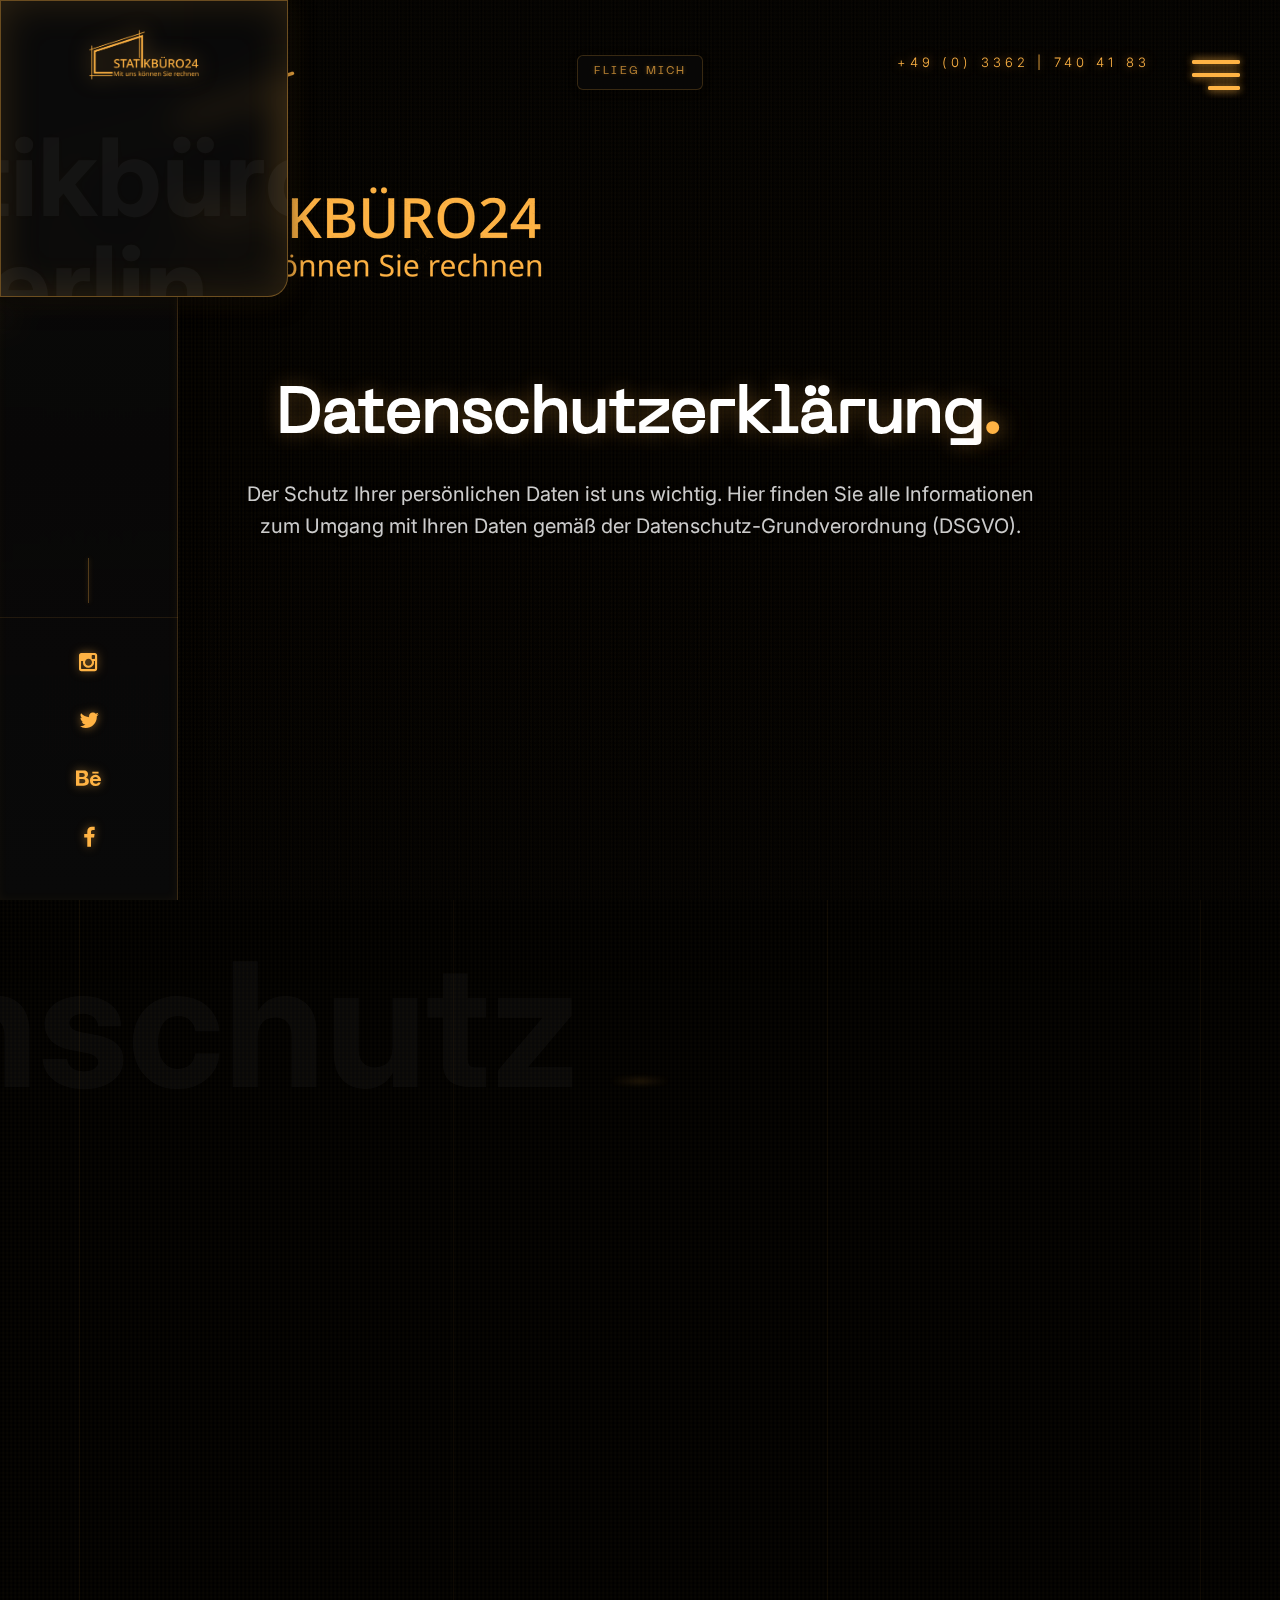
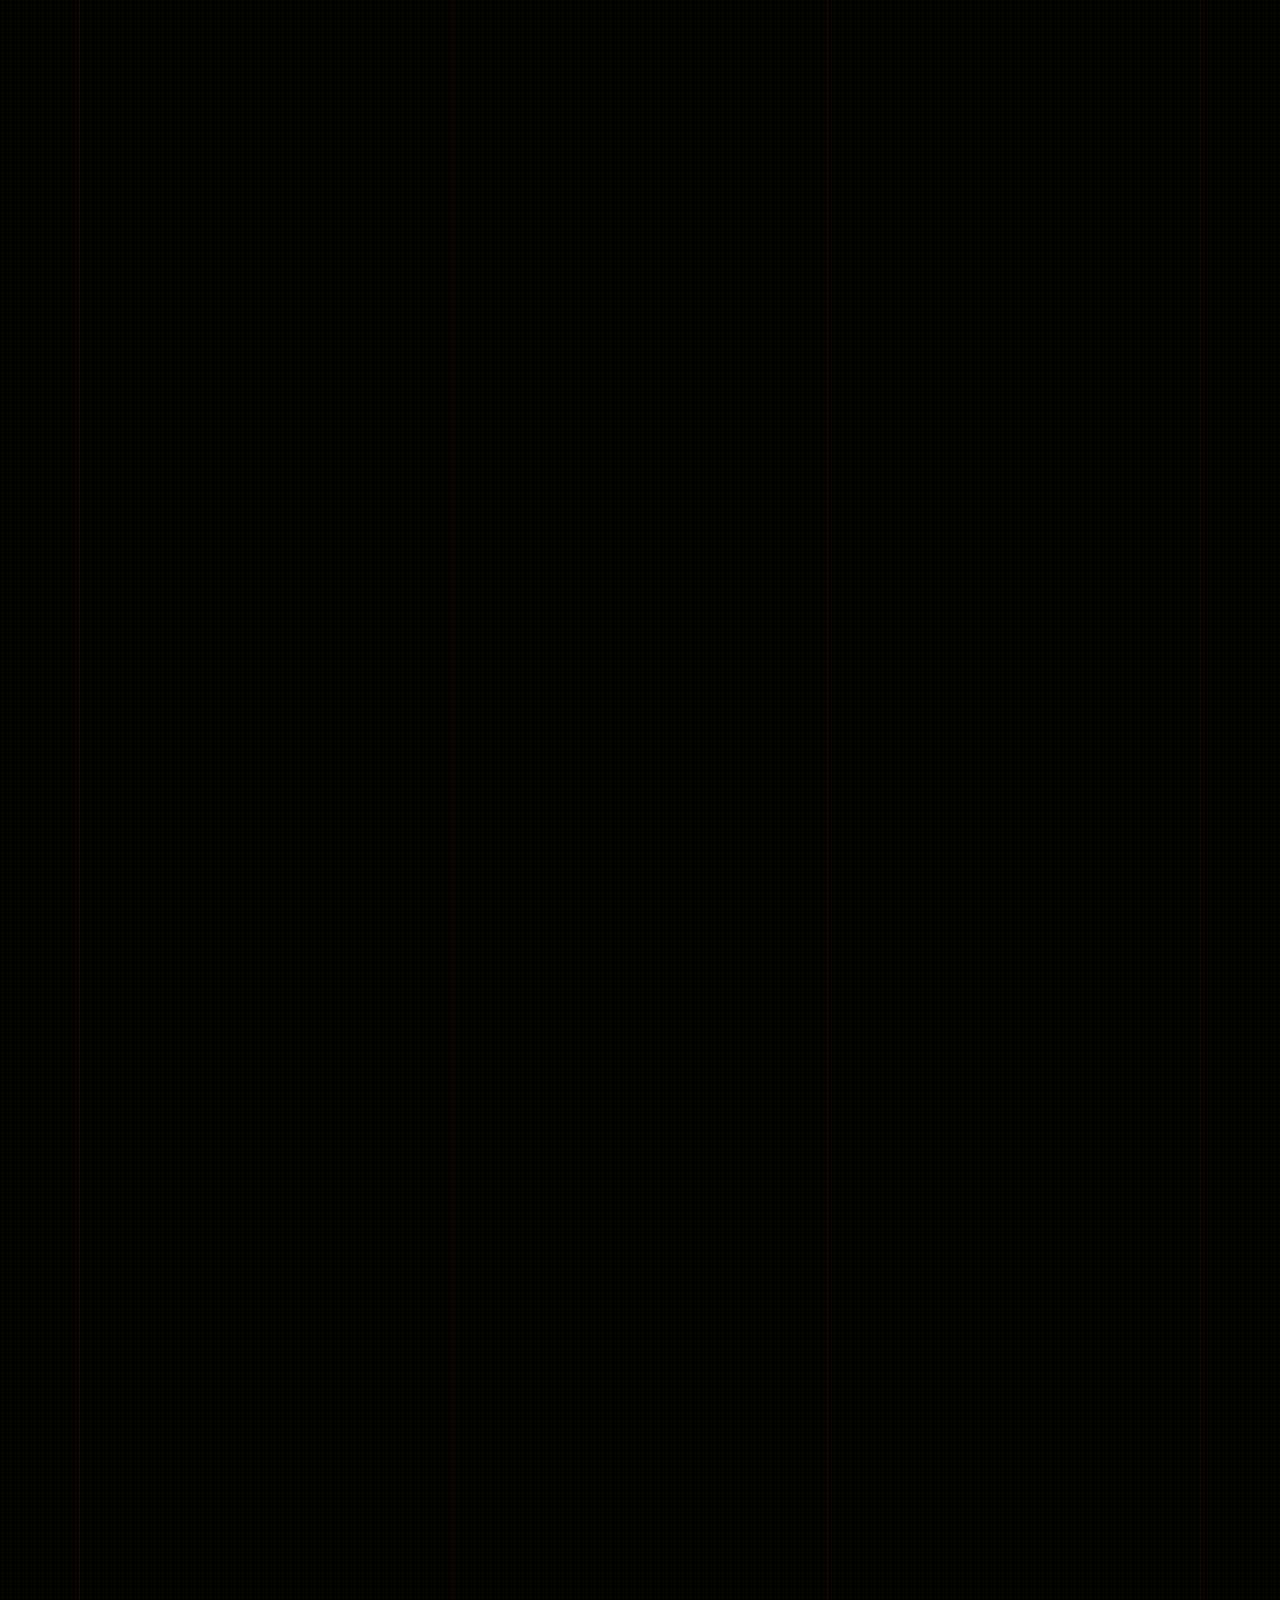
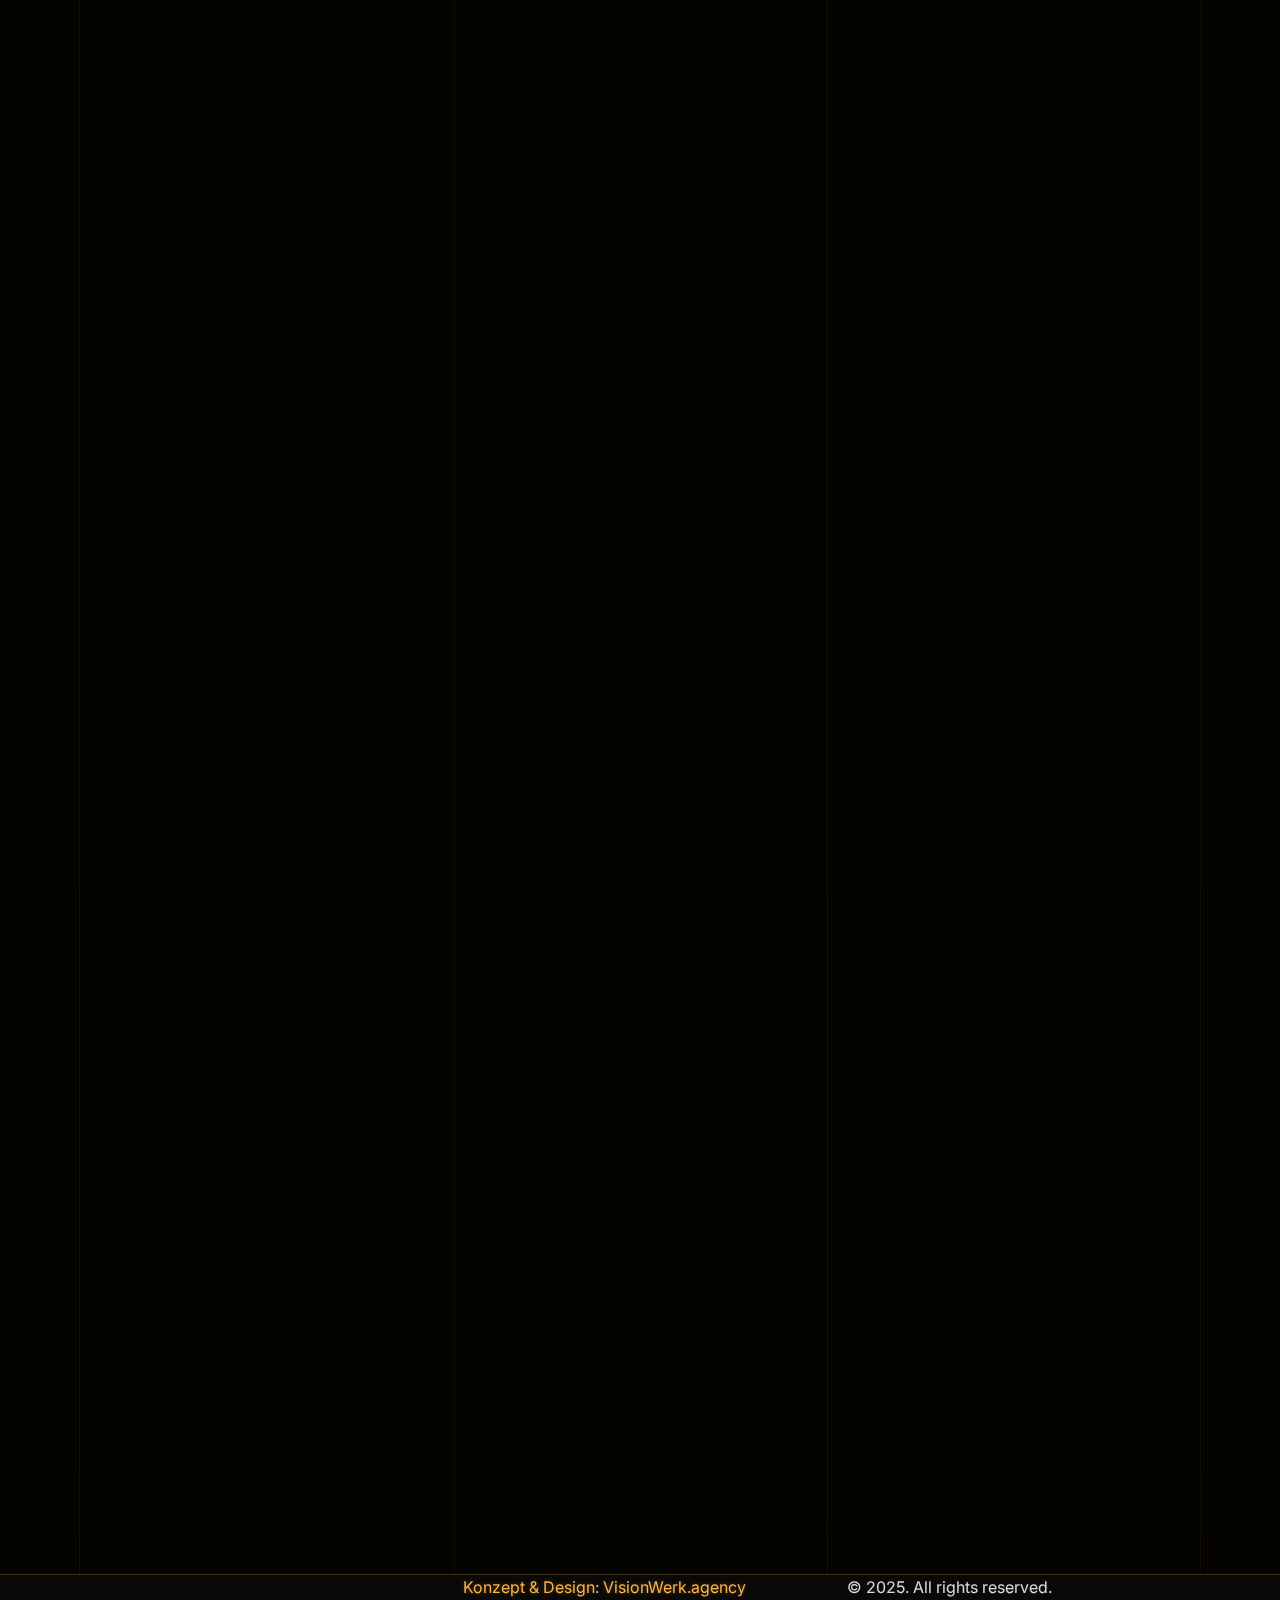
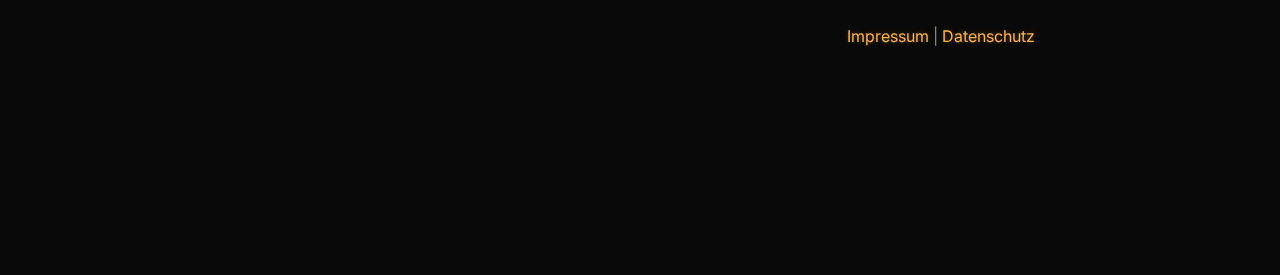
<file: statikb-ro-mobil-main/datenschutz.html>
<!DOCTYPE HTML>
<html lang="de">
<head>
<meta  charset="utf-8">
<meta name="viewport" content="width=device-width, initial-scale=1">
<meta name="description" content="Das Statikbüro 24 bietet professionelle Ingenieurleistungen im Bereich Statik und Bauwesen. Mit langjähriger Erfahrung in Planung, Berechnung und Überwachung von Bauprojekten sorgt das Unternehmen für sichere und wirtschaftliche Baukonstruktionen.">
<title>Datenschutz - Statikbüro24</title> 

<!-- Favicons -->
<link rel="shortcut icon" href="statikbüro-favicon.png">


<!-- Styles -->
<link rel="preconnect" href="https://fonts.googleapis.com">
<link rel="preconnect" href="https://fonts.gstatic.com" crossorigin>
<link href="https://fonts.googleapis.com/css2?family=Inter:wght@300;400;500;600;700&display=swap" rel="stylesheet">
<link href="css/style.css" rel="stylesheet" media="screen">
<link href="css/enhanced-styles.css" rel="stylesheet" media="screen">
<link href="css/des-inspiration.css" rel="stylesheet" media="screen">
<link href="css/liquid-glass.css" rel="stylesheet" media="screen">
<link href="css/neuemachina-font.css" rel="stylesheet" media="screen">
<link href="css/futuristic-design.css" rel="stylesheet" media="screen">
<link href="css/performance-animations.css" rel="stylesheet" media="screen">
</head>
<body>
  
    <!-- Loader -->

    <div class="loader">
      <div class="page-lines">
        <div class="container">
          <div class="col-line col-xs-4">
            <div class="line"></div>
          </div>
          <div class="col-line col-xs-4">
            <div class="line"></div>
          </div>
          <div class="col-line col-xs-4">
            <div class="line"></div>
            <div class="line"></div>
          </div>
        </div>
      </div>
      <div class="loader-brand"> 
        <div class="sk-folding-cube">
          <div class="sk-cube1 sk-cube"></div>
          <div class="sk-cube2 sk-cube"></div>
          <div class="sk-cube4 sk-cube"></div>
          <div class="sk-cube3 sk-cube"></div>
        </div>
      </div>
    </div>

    <!-- Header -->
    <header id="top" class="header-home">
        <div class="brand-panel">
          <a href="index.html" class="brand">
            <img class="brand-logo" style="width: 120px;" src="img/colored-logo.png" alt="Statikbüro24 Logo">
          </a>
          <div class="brand-name">Statikbüro Berlin</div>
          <div class="slide-number">
            <span class="current-number text-primary">0<span class="count">6</span></span>
            <sup><span class="delimiter">/</span> 0<span class="total-count"></span></sup>
          </div>
        </div>
        <div class="header-phone">+49 (0) 3362 | 740 41 83</div>
        <div class="vertical-panel"></div>
        <div class="vertical-panel-content">
          <div class="vertical-panel-info">
              <div class="line"></div>
           </div>
          <ul class="social-list">
            <li><a href="" class="fa fa-instagram"></a></li>
            <li><a href="" class="fa fa-twitter"></a></li>
            <li><a href="" class="fa fa-behance"></a></li>
            <li><a href="" class="fa fa-facebook"></a></li>
           </ul>  
        </div>

      <!-- Drone im Header -->
      <div class="header-drone-container">
        <a href="index.html" class="header-drone-button">
          <span class="header-drone-fly-label">FLIEG MICH</span>
          <div class="header-sketchfab-embed-wrapper">
            <iframe 
              id="header-drone"
              title="Animated Drone Header" 
              frameborder="0" 
              scrolling="no"
              allowfullscreen 
              mozallowfullscreen="true" 
              webkitallowfullscreen="true" 
              allow="autoplay; fullscreen; xr-spatial-tracking" 
              xr-spatial-tracking 
              execution-while-out-of-viewport 
              execution-while-not-rendered 
              web-share 
              src="https://drone-fly-now.vercel.app/embed?transparent=true"
              style="background: transparent; overflow: hidden;">
            </iframe>
          </div>
        </a>
      </div>

      <!-- Navigation Desctop - DES.de Style -->

      <!-- Hamburger Menu Toggle -->
      <button class="hamburger-menu-toggle" id="hamburger-toggle" aria-label="Menü öffnen/schließen">
        <span class="hamburger-line"></span>
        <span class="hamburger-line"></span>
        <span class="hamburger-line"></span>
      </button>

      <nav class="navbar-desctop-des" id="desktop-nav-menu">
        <!-- Logo oben rechts -->
        <div class="nav-logo-top-right">
          <a href="index.html" class="brand-des">
            <img class="brand-logo" style="width: 120px;" src="img/colored-logo.png" alt="Statikbüro24 Logo">
          </a>
        </div>
        
        <!-- Zentrales vertikales Menü -->
        <div class="nav-menu-center">
          <ul class="nav-menu-vertical">
            <li class="nav-item-large">
              <a href="index.html">Interaktive Karte</a>
            </li>
            <li class="nav-item">
              <a href="index.html#about" class="js-target-scroll">Über uns</a>
            </li>
            <li class="nav-item">
              <a href="projekte.html">Projekte</a>
            </li>
            <li class="nav-item has-submenu">
              <a href="projects.html">Leistungsportfolio</a>
              <ul class="nav-submenu">
                <li><a href="projects.html#tragwerksplanung">Tragwerksplanung</a></li>
                <li><a href="projects.html#standsicherheitsnachweis">Standsicherheitsnachweis</a></li>
                <li><a href="projects.html#bauantrag">Bauantrag</a></li>
                <li><a href="projects.html#bewehrungsplan">Bewehrungsplan</a></li>
                <li><a href="projects.html#brandschutznachweis">Brandschutznachweis</a></li>
                <li><a href="projects.html#schallschutznachweis">Schallschutznachweis</a></li>
                <li><a href="projects.html#wärmeschutznachweis">Wärmeschutznachweis</a></li>
                <li><a href="projects.html#energieausweis">Energieausweis</a></li>
              </ul>
            </li>
            <li class="nav-item">
              <a href="contacts.html">Kontakt</a>
            </li>
          </ul>
        </div>

        <!-- Vertikale Texte links -->
        <div class="nav-vertical-left">
          <div class="vertical-text">
            <a href="datenschutz.html">Datenschutz</a>
          </div>
          <div class="vertical-text">
            <a href="impressum.html">Impressum</a>
          </div>
          <div class="vertical-text">
            <span>© 2025</span>
          </div>
        </div>

        <!-- Sprache Selector unten mittig -->
        <div class="nav-language-center">
          <span class="lang-active">de</span> <span class="lang-separator">/</span> <span class="lang-inactive">en</span>
        </div>

        <!-- Social Media Icons unten rechts -->
        <div class="nav-social-bottom-right">
          <a href="" class="social-icon">in</a>
          <a href="" class="social-icon">k</a>
          <a href="" class="social-icon">f</a>
        </div>
      </nav>

      <!-- Navigation Mobile -->

      <nav class="navbar-mobile">
        <a href="index.html" class="brand">
          <img class="brand-logo" src="img/colored-logo.png" alt="Statikbüro24">
        </a>
        
        <div class="navbar-mobile-right">
          <a href="tel:+4933627404183" class="navbar-mobile-phone-btn">
            <span class="phone-btn-label">
              <i class="fa fa-phone"></i>
            </span>
          </a>
          
          <button class="hamburger-menu-toggle" id="hamburger-toggle-mobile" aria-label="Menü öffnen/schließen">
            <span class="hamburger-line"></span>
            <span class="hamburger-line"></span>
            <span class="hamburger-line"></span>
          </button>
        </div>
      </nav> 
    </header>

  <!-- Layout -->

  <div class="layout">
    
    <!-- Home / Hero Section -->
    
    <main class="main">
      <!-- Hero Content -->
      <div class="container">
        <div class="main-hero-header">
          <h1 class="hero-title slide-in-right">Datenschutzerklärung<span class="text-primary">.</span></h1>
          <p class="hero-subtitle slide-in-left delay-1">Der Schutz Ihrer persönlichen Daten ist uns wichtig. Hier finden Sie alle Informationen zum Umgang mit Ihren Daten gemäß der Datenschutz-Grundverordnung (DSGVO).</p>
        </div>
      </div>
    </main>

    <div class="content">   
    
      <!-- Datenschutz Content -->

      <section class="about section">
        <div class="container">
          <header class="section-header">
            <h2 class="section-title slide-in-right">Datenschutzerklärung gemäß <span class="text-primary">DSGVO</span></h2>
            <strong class="fade-title-left">datenschutz</strong>
          </header>
          
          <div class="entry slide-in-up delay-2">
            <div class="datenschutz-content">
              <p>Personenbezogene Daten (nachfolgend zumeist nur „Daten" genannt) werden von uns nur im Rahmen der Erforderlichkeit sowie zum Zwecke der Bereitstellung eines funktionsfähigen und nutzerfreundlichen Internetauftritts, inklusive seiner Inhalte und der dort angebotenen Leistungen, verarbeitet.</p>
              
              <p>Gemäß Art. 4 Ziffer 1. der Verordnung (EU) 2016/679, also der Datenschutz-Grundverordnung (nachfolgend nur „DSGVO" genannt), gilt als „Verarbeitung" jeder mit oder ohne Hilfe automatisierter Verfahren ausgeführter Vorgang oder jede solche Vorgangsreihe im Zusammenhang mit personenbezogenen Daten, wie das Erheben, das Erfassen, die Organisation, das Ordnen, die Speicherung, die Anpassung oder Veränderung, das Auslesen, das Abfragen, die Verwendung, die Offenlegung durch Übermittlung, Verbreitung oder eine andere Form der Bereitstellung, den Abgleich oder die Verknüpfung, die Einschränkung, das Löschen oder die Vernichtung.</p>
              
              <p>Mit der nachfolgenden Datenschutzerklärung informieren wir Sie insbesondere über Art, Umfang, Zweck, Dauer und Rechtsgrundlage der Verarbeitung personenbezogener Daten, soweit wir entweder allein oder gemeinsam mit anderen über die Zwecke und Mittel der Verarbeitung entscheiden. Zudem informieren wir Sie nachfolgend über die von uns zu Optimierungszwecken sowie zur Steigerung der Nutzungsqualität eingesetzten Fremdkomponenten, soweit hierdurch Dritte Daten in wiederum eigener Verantwortung verarbeiten.</p>
              
              <p>Unsere Datenschutzerklärung ist wie folgt gegliedert:</p>
              
              <p>I. Informationen über uns als Verantwortliche<br>
              II. Rechte der Nutzer und Betroffenen<br>
              III. Informationen zur Datenverarbeitung</p>
              
              <h4>I. Informationen über uns als Verantwortliche</h4>
              
              <p>Verantwortlicher Anbieter dieses Internetauftritts im datenschutzrechtlichen Sinne ist:</p>
              
              <p>Statikbüro24<br>
              Julian Pohle<br>
              Franz-Ehrlich-Straße 12<br>
              12489 Berlin<br>
              Mobil: +49 (0) 151 685 135 53<br>
              Büro: +49 (0) 3362 740 41 83<br>
              E-Mail: info@statikbuero-24.de</p>
              
              <h4>II. Rechte der Nutzer und Betroffenen</h4>
              
              <p>Mit Blick auf die nachfolgend noch näher beschriebene Datenverarbeitung haben die Nutzer und Betroffenen das Recht</p>
              
              <ul>
                <li>auf Bestätigung, ob sie betreffende Daten verarbeitet werden, auf Auskunft über die verarbeiteten Daten, auf weitere Informationen über die Datenverarbeitung sowie auf Kopien der Daten (vgl. auch Art. 15 DSGVO);</li>
                <li>auf Berichtigung oder Vervollständigung unrichtiger bzw. unvollständiger Daten (vgl. auch Art. 16 DSGVO);</li>
                <li>auf unverzügliche Löschung der sie betreffenden Daten (vgl. auch Art. 17 DSGVO), oder, alternativ, soweit eine weitere Verarbeitung gemäß Art. 17 Abs. 3 DSGVO erforderlich ist, auf Einschränkung der Verarbeitung nach Maßgabe von Art. 18 DSGVO;</li>
                <li>auf Erhalt der sie betreffenden und von ihnen bereitgestellten Daten und auf Übermittlung dieser Daten an andere Anbieter/Verantwortliche (vgl. auch Art. 20 DSGVO);</li>
                <li>auf Beschwerde gegenüber der Aufsichtsbehörde, sofern sie der Ansicht sind, dass die sie betreffenden Daten durch den Anbieter unter Verstoß gegen datenschutzrechtliche Bestimmungen verarbeitet werden (vgl. auch Art. 77 DSGVO).</li>
              </ul>
              
              <p>Darüber hinaus ist der Anbieter dazu verpflichtet, alle Empfänger, denen gegenüber Daten durch den Anbieter offengelegt worden sind, über jedwede Berichtigung oder Löschung von Daten oder die Einschränkung der Verarbeitung, die aufgrund der Artikel 16, 17 Abs. 1, 18 DSGVO erfolgt, zu unterrichten. Diese Verpflichtung besteht jedoch nicht, soweit diese Mitteilung unmöglich oder mit einem unverhältnismäßigen Aufwand verbunden ist. Unbeschadet dessen hat der Nutzer ein Recht auf Auskunft über diese Empfänger.</p>
              
              <p>Ebenfalls haben die Nutzer und Betroffenen nach Art. 21 DSGVO das Recht auf Widerspruch gegen die künftige Verarbeitung der sie betreffenden Daten, sofern die Daten durch den Anbieter nach Maßgabe von Art. 6 Abs. 1 lit. f) DSGVO verarbeitet werden. Insbesondere ist ein Widerspruch gegen die Datenverarbeitung zum Zwecke der Direktwerbung statthaft.</p>
              
              <h4>III. Informationen zur Datenverarbeitung</h4>
              
              <p>Ihre bei Nutzung unseres Internetauftritts verarbeiteten Daten werden gelöscht oder gesperrt, sobald der Zweck der Speicherung entfällt, der Löschung der Daten keine gesetzlichen Aufbewahrungspflichten entgegenstehen und nachfolgend keine anderslautenden Angaben zu einzelnen Verarbeitungsverfahren gemacht werden.</p>
              
              <h5>Google-Maps</h5>
              
              <p>In unserem Internetauftritt setzen wir Google Maps zur Darstellung unseres Standorts sowie zur Erstellung einer Anfahrtsbeschreibung ein. Es handelt sich hierbei um einen Dienst der Google Ireland Limited, Gordon House, Barrow Street, Dublin 4, Irland, nachfolgend nur „Google" genannt.</p>
              
              <p>Durch die Zertifizierung nach dem EU-US-Datenschutzschild („EU-US Privacy Shield") <a href="https://www.privacyshield.gov/participant?id=a2zt000000001L5AAI&status=Active" target="_blank" rel="noopener">https://www.privacyshield.gov/participant?id=a2zt000000001L5AAI&status=Active</a> garantiert Google, dass die Datenschutzvorgaben der EU auch bei der Verarbeitung von Daten in den USA eingehalten werden.</p>
              
              <p>Um die Darstellung bestimmter Schriften in unserem Internetauftritt zu ermöglichen, wird bei Aufruf unseres Internetauftritts eine Verbindung zu dem Google-Server in den USA aufgebaut.</p>
              
              <p>Sofern Sie die in unseren Internetauftritt eingebundene Komponente Google Maps aufrufen, speichert Google über Ihren Internet-Browser ein Cookie auf Ihrem Endgerät. Um unseren Standort anzuzeigen und eine Anfahrtsbeschreibung zu erstellen, werden Ihre Nutzereinstellungen und -daten verarbeitet. Hierbei können wir nicht ausschließen, dass Google Server in den USA einsetzt.</p>
              
              <p>Rechtsgrundlage ist Art. 6 Abs. 1 lit. f) DSGVO. Unser berechtigtes Interesse liegt in der Optimierung der Funktionalität unseres Internetauftritts.</p>
              
              <p>Durch die so hergestellte Verbindung zu Google kann Google ermitteln, von welcher Website Ihre Anfrage gesendet worden ist und an welche IP-Adresse die Anfahrtsbeschreibung zu übermitteln ist.</p>
              
              <p>Sofern Sie mit dieser Verarbeitung nicht einverstanden sind, haben Sie die Möglichkeit, die Installation der Cookies durch die entsprechenden Einstellungen in Ihrem Internet-Browser zu verhindern. Einzelheiten hierzu finden Sie vorstehend unter dem Punkt „Cookies".</p>
              
              <p>Zudem erfolgt die Nutzung von Google Maps sowie der über Google Maps erlangten Informationen nach den Google-Nutzungsbedingungen <a href="https://policies.google.com/terms?gl=DE&hl=de" target="_blank" rel="noopener">https://policies.google.com/terms?gl=DE&hl=de</a> und den Geschäftsbedingungen für Google Maps <a href="https://www.google.com/intl/de_de/help/terms_maps.html" target="_blank" rel="noopener">https://www.google.com/intl/de_de/help/terms_maps.html</a>.</p>
              
              <p>Überdies bietet Google unter <a href="https://adssettings.google.com/authenticated" target="_blank" rel="noopener">https://adssettings.google.com/authenticated</a> und <a href="https://policies.google.com/privacy" target="_blank" rel="noopener">https://policies.google.com/privacy</a> weitergehende Informationen an.</p>
              
              <h5>Google Fonts</h5>
              
              <p>In unserem Internetauftritt setzen wir Google Fonts zur Darstellung externer Schriftarten ein. Es handelt sich hierbei um einen Dienst der Google Ireland Limited, Gordon House, Barrow Street, Dublin 4, Irland, nachfolgend nur „Google" genannt.</p>
              
              <p>Durch die Zertifizierung nach dem EU-US-Datenschutzschild („EU-US Privacy Shield") <a href="https://www.privacyshield.gov/participant?id=a2zt000000001L5AAI&status=Active" target="_blank" rel="noopener">https://www.privacyshield.gov/participant?id=a2zt000000001L5AAI&status=Active</a> garantiert Google, dass die Datenschutzvorgaben der EU auch bei der Verarbeitung von Daten in den USA eingehalten werden.</p>
              
              <p>Um die Darstellung bestimmter Schriften in unserem Internetauftritt zu ermöglichen, wird bei Aufruf unseres Internetauftritts eine Verbindung zu dem Google-Server in den USA aufgebaut.</p>
              
              <p>Rechtsgrundlage ist Art. 6 Abs. 1 lit. f) DSGVO. Unser berechtigtes Interesse liegt in der Optimierung und dem wirtschaftlichen Betrieb unseres Internetauftritts.</p>
              
              <p>Durch die bei Aufruf unseres Internetauftritts hergestellte Verbindung zu Google kann Google ermitteln, von welcher Website Ihre Anfrage gesendet worden ist und an welche IP-Adresse die Darstellung der Schrift zu übermitteln ist.</p>
              
              <p>Google bietet unter <a href="https://adssettings.google.com/authenticated" target="_blank" rel="noopener">https://adssettings.google.com/authenticated</a> und <a href="https://policies.google.com/privacy" target="_blank" rel="noopener">https://policies.google.com/privacy</a> weitere Informationen an und zwar insbesondere zu den Möglichkeiten der Unterbindung der Datennutzung.</p>
              
              <p><strong>Muster-Datenschutzerklärung der Anwaltskanzlei Weiß & Partner</strong></p>
            </div>
          </div>
        </div>
      </section>

      <!-- Footer -->

      <footer id="footer" class="footer">     
        <div class="container">
          <div class="row-base row">
            <div class="col-base text-left-md col-md-4">
              <a href="index.html" class="brand">
                <img class="brand-logo" style="width: 120px;" src="img/colored-logo.png" alt="Statikbüro24 Logo">
              </a>
            </div>
            <div class="text-center-md col-base col-md-4">
              <a href="https://visionwerk.agency/" class="author-link">
                Konzept & Design: VisionWerk.agency
              </a>
            </div>
            <div class="text-right-md col-base col-md-4">
              <div class="footer-links-wrapper">
                <p class="footer-copyright">© 2025. All rights reserved.</p>
                <div class="footer-links">
                  <a href="impressum.html" class="footer-link">Impressum</a>
                  <span class="footer-separator">|</span>
                  <a href="datenschutz.html" class="footer-link">Datenschutz</a>
                </div>
              </div>
            </div>
          </div>
        </div>
      </footer>

      <!-- Lines -->

      <div class="page-lines">
        <div class="container">
          <div class="col-line col-xs-4">
            <div class="line"></div>
          </div>
          <div class="col-line col-xs-4">
            <div class="line"></div>
          </div>
          <div class="col-line col-xs-4">
            <div class="line"></div>
            <div class="line"></div>
          </div>
        </div>
      </div>
    </div>
  </div>

<!-- SCRIPTS -->

<script src="js/perf-helpers.js" defer></script>
<script src="js/jquery.min.js"></script>
<script src="js/bootstrap.min.js"></script>
<script src="js/smoothscroll.js" defer></script>
<script src="js/jquery.validate.min.js" defer></script>
<script src="js/wow.min.js" defer></script>
<script src="js/jquery.stellar.min.js" defer></script>
<script src="js/jquery.magnific-popup.js" defer></script>
<script src="js/owl.carousel.min.js" defer></script>
<script src="js/interface.js" defer></script>
<script src="js/scroll-animations.js" defer></script>

<style>
body, html {
  background-color: #000 !important;
}

.datenschutz-content {
  max-width: 900px;
  margin: 0 auto;
  text-align: left;
  color: #e0e0e0;
  line-height: 1.8;
}

.datenschutz-content h4 {
  font-size: 20px;
  font-weight: 600;
  color: #ffb344;
  margin-top: 40px;
  margin-bottom: 20px;
}

.datenschutz-content h4:first-of-type {
  margin-top: 0;
}

.datenschutz-content h5 {
  font-size: 18px;
  font-weight: 600;
  color: #ffb344;
  margin-top: 30px;
  margin-bottom: 15px;
}

.datenschutz-content p {
  margin-bottom: 20px;
  line-height: 1.8;
  color: #e0e0e0;
}

.datenschutz-content ul {
  margin-bottom: 20px;
  padding-left: 30px;
  color: #e0e0e0;
}

.datenschutz-content li {
  margin-bottom: 10px;
  line-height: 1.8;
}

.datenschutz-content a {
  color: #ffb344;
  text-decoration: none;
  transition: color 0.3s ease;
}

.datenschutz-content a:hover {
  color: #ffc966;
  text-decoration: underline;
}

.footer {
  background-color: #000;
  margin-top: 120px;
}
</style>

<script>
$(document).ready(function() {
  // Hamburger Menu Toggle
  $('.hamburger-menu-toggle').on('click', function() {
    $(this).toggleClass('active');
    $('#desktop-nav-menu').toggleClass('active');
    $('body, html').toggleClass('menu-open');
  });

  // Dropdown-Pfeil für Submenü - Mobile und Desktop
  $(document).on('click', '.nav-item.has-submenu > a', function(e) {
    e.preventDefault();
    e.stopPropagation(); // Verhindere Event-Bubbling zum Menü-Container
    var $navItem = $(this).parent('.nav-item.has-submenu');
    $navItem.toggleClass('active');
    
    // Force reflow um sicherzustellen, dass CSS angewendet wird
    void $navItem[0].offsetHeight;
    
    return false;
  });

  // Untermenü öffnet sich beim Hover, Link führt direkt zur Seite
  // Das Untermenü wird beim Hover automatisch über CSS angezeigt
  
  // Funktion zum Schließen des Menüs
  function closeMenu() {
    $('.hamburger-menu-toggle').removeClass('active');
    $('#desktop-nav-menu').removeClass('active');
    $('body, html').removeClass('menu-open');
  }
  
  // Menü schließen bei ALLEN Links im Menü - mit höchster Priorität
  // Wichtig: Dies muss für Anchor-Links (#about, projects.html#tragwerksplanung) funktionieren, damit das Menü schließt
  // bevor das Scrollen startet, genau wie bei Links zu anderen Seiten
  $(document).on('click', '#desktop-nav-menu a', function(e) {
    var $link = $(this);
    var href = $link.attr('href');
    var isSubmenuLink = $link.closest('.nav-submenu').length > 0;
    var isSubmenuToggle = $link.closest('.nav-item.has-submenu > a').length > 0;
    
    // Wenn es ein normaler Link ist (nicht Submenü-Toggle oder Submenü-Link)
    if (!isSubmenuLink && !isSubmenuToggle) {
      // Für Anchor-Links auf derselben Seite oder zu anderen Seiten: Schließe Menü UND scrollen zur Section
      if (href && (href.indexOf('#') === 0 || href.indexOf('index.html#') !== -1 || href.indexOf('projects.html#') !== -1)) {
        e.preventDefault(); // Verhindere Standard-Verhalten
        closeMenu(); // Schließe Menü zuerst
        
        // Prüfe ob Link zu einer anderen Seite führt
        var currentPage = window.location.pathname.split('/').pop() || 'index.html';
        var targetPage = null;
        
        if (href.indexOf('projects.html#') !== -1) {
          targetPage = 'projects.html';
        } else if (href.indexOf('index.html#') !== -1) {
          targetPage = 'index.html';
        }
        
        // Wenn Link zu einer anderen Seite führt, navigiere dorthin
        if (targetPage && targetPage !== currentPage) {
          setTimeout(function() {
            window.location.href = href;
          }, 100);
          return false;
        }
        
        // Extrahiere Hash aus href (kann "#about", "index.html#about" oder "projects.html#tragwerksplanung" sein)
        var hash = href.indexOf('#') !== -1 ? href.substring(href.indexOf('#')) : href;
        var target = $(hash);
        
        if (target.length) {
          // Warte kurz, damit Menü geschlossen ist, dann scrollen
          setTimeout(function() {
            var offset = ($(window).width() <= 991) ? 100 : 120;
            // Auf Mobile: Sofortiges Scrollen ohne Animation für flüssigeres Verhalten
            if ($(window).width() <= 991) {
              window.scrollTo({
                top: target.offset().top - offset,
                behavior: 'auto'
              });
            } else {
              $('html, body').animate({
                scrollTop: target.offset().top - offset
              }, 1000);
            }
          }, 100);
        }
        
        return false;
      } else {
        // Für Links zu anderen Seiten: Schließe Menü SOFORT
        closeMenu();
      }
    }
    // Submenü-Links (z.B. "Tragwerksplanung", "Bauantrag") schließen auch das Menü
    else if (isSubmenuLink) {
      if (href && (href.indexOf('#') === 0 || href.indexOf('projects.html#') !== -1 || href.indexOf('index.html#') !== -1)) {
        e.preventDefault();
        closeMenu();
        
        // Prüfe ob Link zu einer anderen Seite führt
        var currentPage = window.location.pathname.split('/').pop() || 'index.html';
        var targetPage = null;
        
        if (href.indexOf('projects.html#') !== -1) {
          targetPage = 'projects.html';
        } else if (href.indexOf('index.html#') !== -1) {
          targetPage = 'index.html';
        }
        
        // Wenn Link zu einer anderen Seite führt, navigiere dorthin
        if (targetPage && targetPage !== currentPage) {
          setTimeout(function() {
            window.location.href = href;
          }, 100);
          return false;
        }
        
        var hash = href.indexOf('#') !== -1 ? href.substring(href.indexOf('#')) : href;
        var target = $(hash);
        
        if (target.length) {
          setTimeout(function() {
            var offset = ($(window).width() <= 991) ? 100 : 120;
            // Auf Mobile: Sofortiges Scrollen ohne Animation für flüssigeres Verhalten
            if ($(window).width() <= 991) {
              window.scrollTo({
                top: target.offset().top - offset,
                behavior: 'auto'
              });
            } else {
              $('html, body').animate({
                scrollTop: target.offset().top - offset
              }, 1000);
            }
          }, 100);
        }
        
        return false;
      } else {
        closeMenu();
      }
    }
  });

  // ESC Taste zum Schließen
  $(document).on('keydown', function(e) {
    if (e.key === 'Escape' && $('#desktop-nav-menu').hasClass('active')) {
      $('.hamburger-menu-toggle').removeClass('active');
      $('#desktop-nav-menu').removeClass('active');
      $('body, html').removeClass('menu-open');
    }
  });
});
</script>

</body>
</html>
</file>
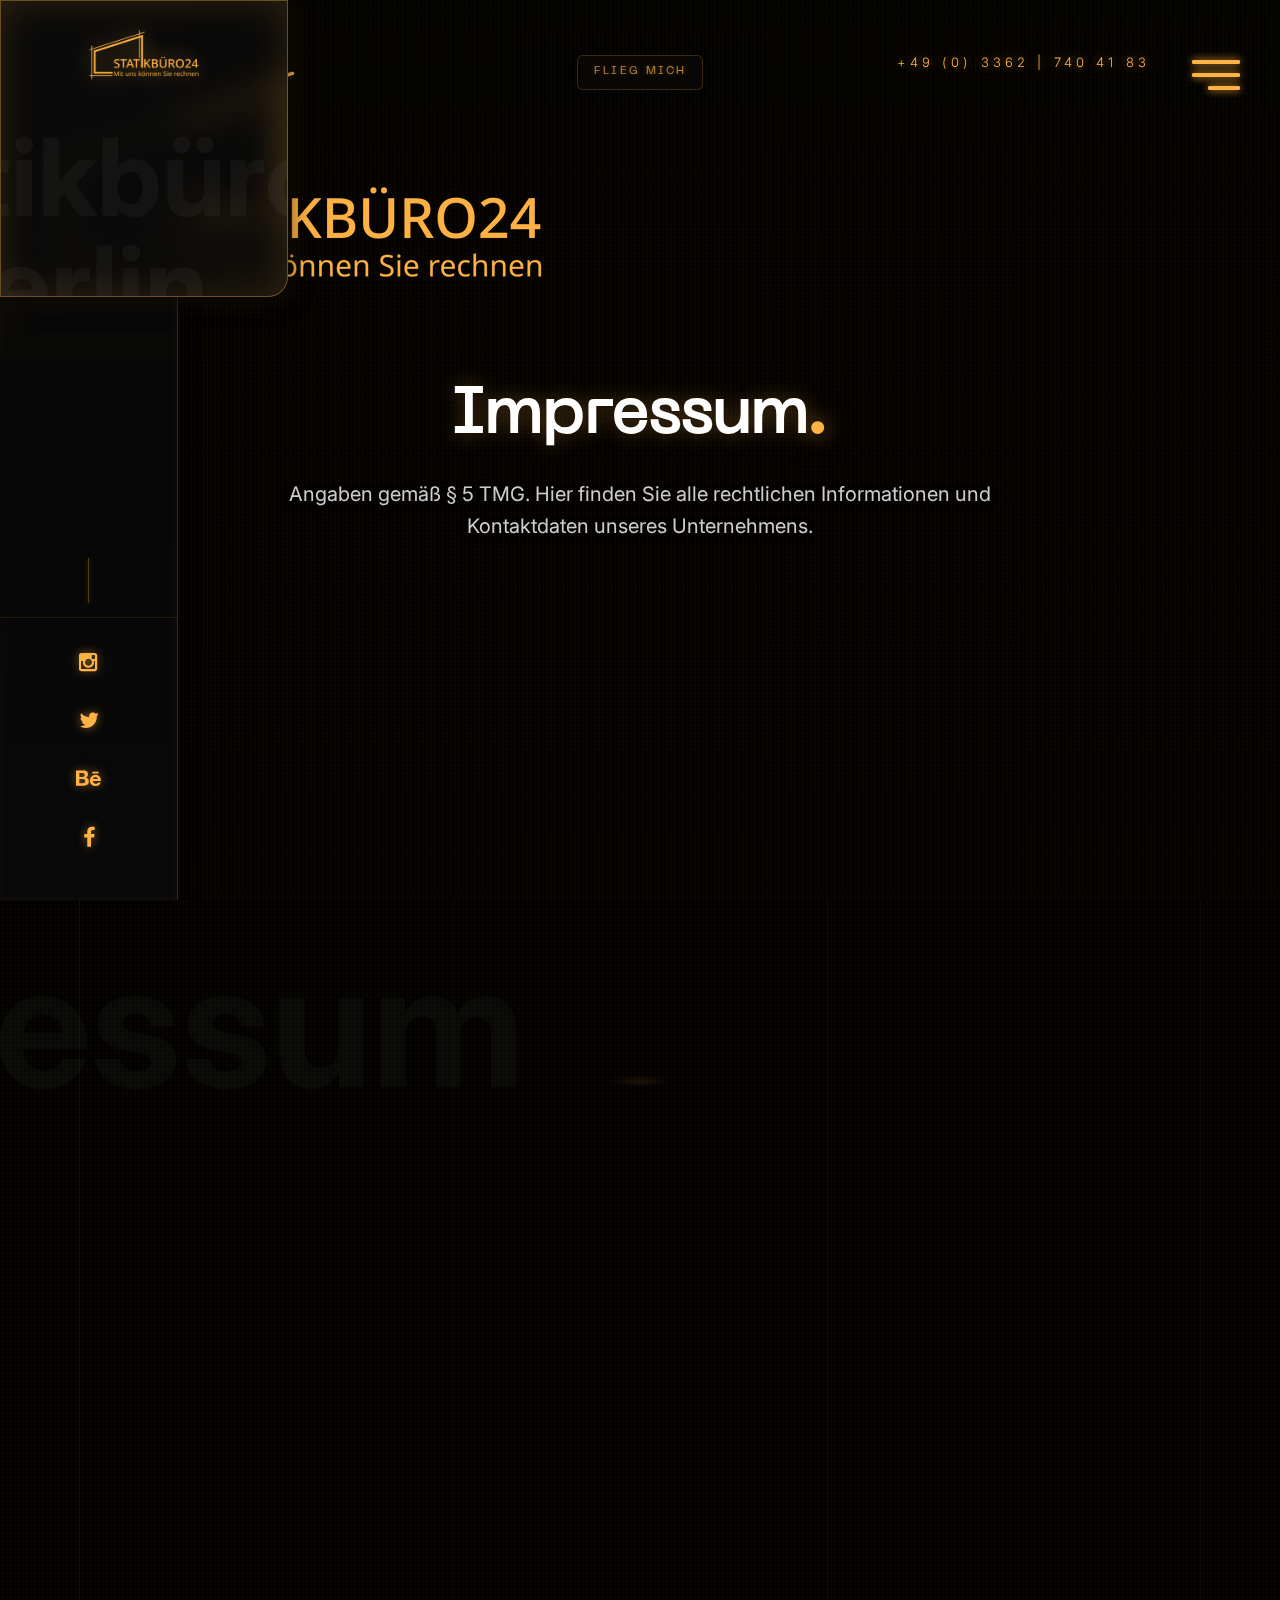
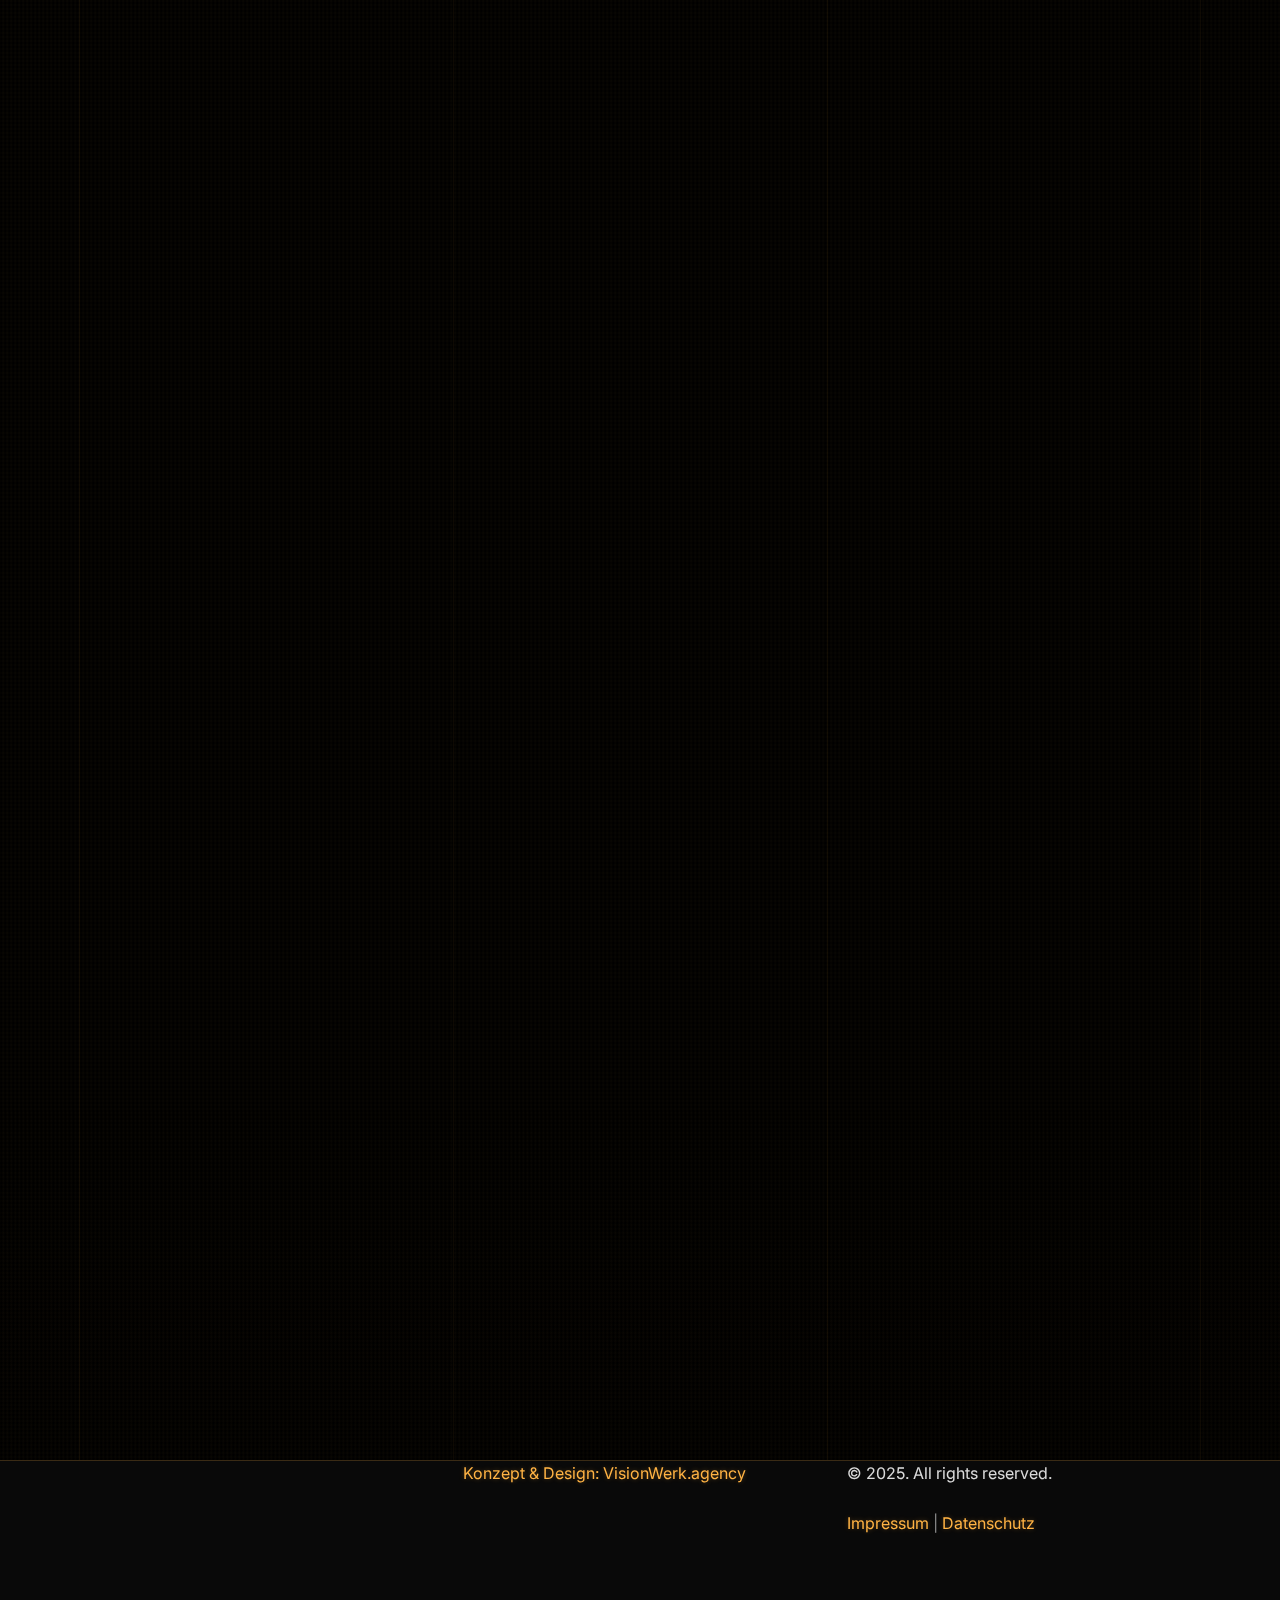
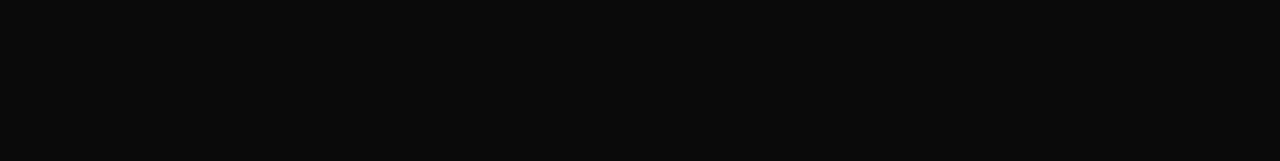
<file: statikb-ro-mobil-main/impressum.html>
<!DOCTYPE HTML>
<html lang="de">
<head>
<meta  charset="utf-8">
<meta name="viewport" content="width=device-width, initial-scale=1">
<meta name="description" content="Das Statikbüro 24 bietet professionelle Ingenieurleistungen im Bereich Statik und Bauwesen. Mit langjähriger Erfahrung in Planung, Berechnung und Überwachung von Bauprojekten sorgt das Unternehmen für sichere und wirtschaftliche Baukonstruktionen.">
<title>Impressum - Statikbüro24</title> 

<!-- Favicons -->
<link rel="shortcut icon" href="statikbüro-favicon.png">


<!-- Styles -->
<link rel="preconnect" href="https://fonts.googleapis.com">
<link rel="preconnect" href="https://fonts.gstatic.com" crossorigin>
<link href="https://fonts.googleapis.com/css2?family=Inter:wght@300;400;500;600;700&display=swap" rel="stylesheet">
<link href="css/style.css" rel="stylesheet" media="screen">
<link href="css/enhanced-styles.css" rel="stylesheet" media="screen">
<link href="css/des-inspiration.css" rel="stylesheet" media="screen">
<link href="css/liquid-glass.css" rel="stylesheet" media="screen">
<link href="css/neuemachina-font.css" rel="stylesheet" media="screen">
<link href="css/futuristic-design.css" rel="stylesheet" media="screen">
<link href="css/performance-animations.css" rel="stylesheet" media="screen">
</head>
<body>
  
    <!-- Loader -->

    <div class="loader">
      <div class="page-lines">
        <div class="container">
          <div class="col-line col-xs-4">
            <div class="line"></div>
          </div>
          <div class="col-line col-xs-4">
            <div class="line"></div>
          </div>
          <div class="col-line col-xs-4">
            <div class="line"></div>
            <div class="line"></div>
          </div>
        </div>
      </div>
      <div class="loader-brand"> 
        <div class="sk-folding-cube">
          <div class="sk-cube1 sk-cube"></div>
          <div class="sk-cube2 sk-cube"></div>
          <div class="sk-cube4 sk-cube"></div>
          <div class="sk-cube3 sk-cube"></div>
        </div>
      </div>
    </div>

    <!-- Header -->
    <header id="top" class="header-home">
        <div class="brand-panel">
          <a href="index.html" class="brand">
            <img class="brand-logo" style="width: 120px;" src="img/colored-logo.png" alt="Statikbüro24 Logo">
          </a>
          <div class="brand-name">Statikbüro Berlin</div>
          <div class="slide-number">
            <span class="current-number text-primary">0<span class="count">7</span></span>
            <sup><span class="delimiter">/</span> 0<span class="total-count"></span></sup>
          </div>
        </div>
        <div class="header-phone">+49 (0) 3362 | 740 41 83</div>
        <div class="vertical-panel"></div>
        <div class="vertical-panel-content">
          <div class="vertical-panel-info">
              <div class="line"></div>
           </div>
          <ul class="social-list">
            <li><a href="" class="fa fa-instagram"></a></li>
            <li><a href="" class="fa fa-twitter"></a></li>
            <li><a href="" class="fa fa-behance"></a></li>
            <li><a href="" class="fa fa-facebook"></a></li>
           </ul>  
        </div>

      <!-- Drone im Header -->
      <div class="header-drone-container">
        <a href="index.html" class="header-drone-button">
          <span class="header-drone-fly-label">FLIEG MICH</span>
          <div class="header-sketchfab-embed-wrapper">
            <iframe 
              id="header-drone"
              title="Animated Drone Header" 
              frameborder="0" 
              scrolling="no"
              allowfullscreen 
              mozallowfullscreen="true" 
              webkitallowfullscreen="true" 
              allow="autoplay; fullscreen; xr-spatial-tracking" 
              xr-spatial-tracking 
              execution-while-out-of-viewport 
              execution-while-not-rendered 
              web-share 
              src="https://drone-fly-now.vercel.app/embed?transparent=true"
              style="background: transparent; overflow: hidden;">
            </iframe>
          </div>
        </a>
      </div>

      <!-- Navigation Desctop - DES.de Style -->

      <!-- Hamburger Menu Toggle -->
      <button class="hamburger-menu-toggle" id="hamburger-toggle" aria-label="Menü öffnen/schließen">
        <span class="hamburger-line"></span>
        <span class="hamburger-line"></span>
        <span class="hamburger-line"></span>
      </button>

      <nav class="navbar-desctop-des" id="desktop-nav-menu">
        <!-- Logo oben rechts -->
        <div class="nav-logo-top-right">
          <a href="index.html" class="brand-des">
            <img class="brand-logo" style="width: 120px;" src="img/colored-logo.png" alt="Statikbüro24 Logo">
          </a>
        </div>
        
        <!-- Zentrales vertikales Menü -->
        <div class="nav-menu-center">
          <ul class="nav-menu-vertical">
            <li class="nav-item-large">
              <a href="index.html">Interaktive Karte</a>
            </li>
            <li class="nav-item">
              <a href="index.html#about" class="js-target-scroll">Über uns</a>
            </li>
            <li class="nav-item">
              <a href="projekte.html">Projekte</a>
            </li>
            <li class="nav-item has-submenu">
              <a href="projects.html">Leistungsportfolio</a>
              <ul class="nav-submenu">
                <li><a href="projects.html#tragwerksplanung">Tragwerksplanung</a></li>
                <li><a href="projects.html#standsicherheitsnachweis">Standsicherheitsnachweis</a></li>
                <li><a href="projects.html#bauantrag">Bauantrag</a></li>
                <li><a href="projects.html#bewehrungsplan">Bewehrungsplan</a></li>
                <li><a href="projects.html#brandschutznachweis">Brandschutznachweis</a></li>
                <li><a href="projects.html#schallschutznachweis">Schallschutznachweis</a></li>
                <li><a href="projects.html#wärmeschutznachweis">Wärmeschutznachweis</a></li>
                <li><a href="projects.html#energieausweis">Energieausweis</a></li>
              </ul>
            </li>
            <li class="nav-item">
              <a href="contacts.html">Kontakt</a>
            </li>
          </ul>
        </div>

        <!-- Vertikale Texte links -->
        <div class="nav-vertical-left">
          <div class="vertical-text">
            <a href="datenschutz.html">Datenschutz</a>
          </div>
          <div class="vertical-text">
            <a href="impressum.html">Impressum</a>
          </div>
          <div class="vertical-text">
            <span>© 2025</span>
          </div>
        </div>

        <!-- Sprache Selector unten mittig -->
        <div class="nav-language-center">
          <span class="lang-active">de</span> <span class="lang-separator">/</span> <span class="lang-inactive">en</span>
        </div>

        <!-- Social Media Icons unten rechts -->
        <div class="nav-social-bottom-right">
          <a href="" class="social-icon">in</a>
          <a href="" class="social-icon">k</a>
          <a href="" class="social-icon">f</a>
        </div>
      </nav>

      <!-- Navigation Mobile -->

      <nav class="navbar-mobile">
        <a href="index.html" class="brand">
          <img class="brand-logo" src="img/colored-logo.png" alt="Statikbüro24">
        </a>
        
        <div class="navbar-mobile-right">
          <a href="tel:+4933627404183" class="navbar-mobile-phone-btn">
            <span class="phone-btn-label">
              <i class="fa fa-phone"></i>
            </span>
          </a>
          
          <button class="hamburger-menu-toggle" id="hamburger-toggle-mobile" aria-label="Menü öffnen/schließen">
            <span class="hamburger-line"></span>
            <span class="hamburger-line"></span>
            <span class="hamburger-line"></span>
          </button>
        </div>
      </nav> 
    </header>

  <!-- Layout -->

  <div class="layout">
    
    <!-- Home / Hero Section -->
    
    <main class="main">
      <!-- Hero Content -->
      <div class="container">
        <div class="main-hero-header">
          <h1 class="hero-title slide-in-right">Impressum<span class="text-primary">.</span></h1>
          <p class="hero-subtitle slide-in-left delay-1">Angaben gemäß § 5 TMG. Hier finden Sie alle rechtlichen Informationen und Kontaktdaten unseres Unternehmens.</p>
        </div>
      </div>
    </main>

    <div class="content">   
    
      <!-- Impressum Content -->

      <section class="about section">
        <div class="container">
          <header class="section-header">
            <h2 class="section-title slide-in-right">Angaben gemäß <span class="text-primary">§ 5 TMG</span></h2>
            <strong class="fade-title-left">impressum</strong>
          </header>
          
          <div class="entry slide-in-up delay-2">
            <div class="impressum-content">
              <h4>Statikbüro24</h4>
              <p>Franz-Ehrlich-Straße 12<br>
              12489 Berlin</p>
              
              <h4>Inhaber:</h4>
              <p>Julian Pohle</p>
              
              <h4>Kontakt</h4>
              <p>Telefon: +49 (0) 3362-740 41 83<br>
              Mobil: +49 (0)151 6851 3553<br>
              E-Mail: info@statikbuero-24.de</p>
              
              <h4>Umsatzsteuer-ID</h4>
              <p>Umsatzsteuer-Identifikationsnummer gemäß § 27 a Umsatzsteuergesetz:<br>
              DE 36/201/03129</p>
              
              <h4>Umsetzung</h4>
              <p>iSpod-Webagentur</p>
              
              <h4>Verbraucherstreitbeilegung/Universalschlichtungsstelle</h4>
              <p>Die EU-Kommission stellt eine Plattform für die außergerichtliche Online-Streitbeilegung (OS-Plattform) bereit, die unter <a href="https://ec.europa.eu/consumers/odr" target="_blank" rel="noopener">https://ec.europa.eu/consumers/odr</a> aufrufbar ist.</p>
              <p>Wir sind weder bereit noch verpflichtet, an einem Streitbeilegungsverfahren vor einer Verbraucherschlichtungsstelle teilzunehmen.</p>
              
              <h4>Haftung für Inhalte</h4>
              <p>Als Diensteanbieter sind wir gemäß § 7 Abs.1 TMG für eigene Inhalte auf diesen Seiten nach den allgemeinen Gesetzen verantwortlich. Nach §§ 8 bis 10 TMG sind wir als Diensteanbieter jedoch nicht verpflichtet, übermittelte oder gespeicherte fremde Informationen zu überwachen oder nach Umständen zu forschen, die auf eine rechtswidrige Tätigkeit hinweisen. Verpflichtungen zur Entfernung oder Sperrung der Nutzung von Informationen nach den allgemeinen Gesetzen bleiben hiervon unberührt. Eine diesbezügliche Haftung ist jedoch erst ab dem Zeitpunkt der Kenntnis einer konkreten Rechtsverletzung möglich. Bei Bekanntwerden von entsprechenden Rechtsverletzungen werden wir diese Inhalte umgehend entfernen.</p>
              
              <h4>Haftung für Links</h4>
              <p>Unser Angebot enthält Links zu externen Websites Dritter, auf deren Inhalte wir keinen Einfluss haben. Deshalb können wir für diese fremden Inhalte auch keine Gewähr übernehmen. Für die Inhalte der verlinkten Seiten ist stets der jeweilige Anbieter oder Betreiber der Seiten verantwortlich. Die verlinkten Seiten wurden zum Zeitpunkt der Verlinkung auf mögliche Rechtsverstöße überprüft. Rechtswidrige Inhalte waren zum Zeitpunkt der Verlinkung nicht erkennbar. Eine permanente inhaltliche Kontrolle der verlinkten Seiten ist jedoch ohne konkrete Anhaltspunkte einer Rechtsverletzung nicht zumutbar. Bei Bekanntwerden von Rechtsverletzungen werden wir derartige Links umgehend entfernen.</p>
              
              <h4>Urheberrecht</h4>
              <p>Die durch die Seitenbetreiber erstellten Inhalte und Werke auf diesen Seiten unterliegen dem deutschen Urheberrecht. Die Vervielfältigung, Bearbeitung, Verbreitung und jede Art der Verwertung außerhalb der Grenzen des Urheberrechtes bedürfen der schriftlichen Zustimmung des jeweiligen Autors bzw. Erstellers. Downloads und Kopien dieser Seite sind nur für den privaten, nicht kommerziellen Gebrauch gestattet. Soweit die Inhalte auf dieser Seite nicht vom Betreiber erstellt wurden, werden die Urheberrechte Dritter beachtet. Insbesondere werden Inhalte Dritter als solche gekennzeichnet. Sollten Sie trotzdem auf eine Urheberrechtsverletzung aufmerksam werden, bitten wir um einen entsprechenden Hinweis. Bei Bekanntwerden von Rechtsverletzungen werden wir derartige Inhalte umgehend entfernen. Quelle: e-recht24.de</p>
            </div>
          </div>
        </div>
      </section>

      <!-- Footer -->

      <footer id="footer" class="footer">     
        <div class="container">
          <div class="row-base row">
            <div class="col-base text-left-md col-md-4">
              <a href="index.html" class="brand">
                <img class="brand-logo" style="width: 120px;" src="img/colored-logo.png" alt="Statikbüro24 Logo">
              </a>
            </div>
            <div class="text-center-md col-base col-md-4">
              <a href="https://visionwerk.agency/" class="author-link">
                Konzept & Design: VisionWerk.agency
              </a>
            </div>
            <div class="text-right-md col-base col-md-4">
              <div class="footer-links-wrapper">
                <p class="footer-copyright">© 2025. All rights reserved.</p>
                <div class="footer-links">
                  <a href="impressum.html" class="footer-link">Impressum</a>
                  <span class="footer-separator">|</span>
                  <a href="datenschutz.html" class="footer-link">Datenschutz</a>
                </div>
              </div>
            </div>
          </div>
        </div>
      </footer>

      <!-- Lines -->

      <div class="page-lines">
        <div class="container">
          <div class="col-line col-xs-4">
            <div class="line"></div>
          </div>
          <div class="col-line col-xs-4">
            <div class="line"></div>
          </div>
          <div class="col-line col-xs-4">
            <div class="line"></div>
            <div class="line"></div>
          </div>
        </div>
      </div>
    </div>
  </div>

<!-- SCRIPTS -->

<script src="js/perf-helpers.js" defer></script>
<script src="js/jquery.min.js"></script>
<script src="js/bootstrap.min.js"></script>
<script src="js/smoothscroll.js" defer></script>
<script src="js/jquery.validate.min.js" defer></script>
<script src="js/wow.min.js" defer></script>
<script src="js/jquery.stellar.min.js" defer></script>
<script src="js/jquery.magnific-popup.js" defer></script>
<script src="js/owl.carousel.min.js" defer></script>
<script src="js/interface.js" defer></script>
<script src="js/scroll-animations.js" defer></script>

<style>
body, html {
  background-color: #000 !important;
}

.impressum-content {
  max-width: 900px;
  margin: 0 auto;
  text-align: left;
  color: #e0e0e0;
  line-height: 1.8;
}

.impressum-content h4 {
  font-size: 20px;
  font-weight: 600;
  color: #ffb344;
  margin-top: 40px;
  margin-bottom: 20px;
}

.impressum-content h4:first-child {
  margin-top: 0;
}

.impressum-content p {
  margin-bottom: 20px;
  line-height: 1.8;
  color: #e0e0e0;
}

.impressum-content a {
  color: #ffb344;
  text-decoration: none;
  transition: color 0.3s ease;
}

.impressum-content a:hover {
  color: #ffc966;
  text-decoration: underline;
}

.footer {
  background-color: #000;
  margin-top: 120px;
}
</style>

<script>
$(document).ready(function() {
  // Hamburger Menu Toggle
  $('.hamburger-menu-toggle').on('click', function() {
    $(this).toggleClass('active');
    $('#desktop-nav-menu').toggleClass('active');
    $('body, html').toggleClass('menu-open');
  });

  // Dropdown-Pfeil für Submenü - Mobile und Desktop
  $(document).on('click', '.nav-item.has-submenu > a', function(e) {
    e.preventDefault();
    e.stopPropagation(); // Verhindere Event-Bubbling zum Menü-Container
    var $navItem = $(this).parent('.nav-item.has-submenu');
    $navItem.toggleClass('active');
    
    // Force reflow um sicherzustellen, dass CSS angewendet wird
    void $navItem[0].offsetHeight;
    
    return false;
  });

  // Funktion zum Schließen des Menüs
  function closeMenu() {
    $('.hamburger-menu-toggle').removeClass('active');
    $('#desktop-nav-menu').removeClass('active');
    $('body, html').removeClass('menu-open');
  }
  
  // Menü schließen bei ALLEN Links im Menü - mit höchster Priorität
  // Wichtig: Dies muss für Anchor-Links (#about, projects.html#tragwerksplanung) funktionieren, damit das Menü schließt
  // bevor das Scrollen startet, genau wie bei Links zu anderen Seiten
  $(document).on('click', '#desktop-nav-menu a', function(e) {
    var $link = $(this);
    var href = $link.attr('href');
    var isSubmenuLink = $link.closest('.nav-submenu').length > 0;
    var isSubmenuToggle = $link.closest('.nav-item.has-submenu > a').length > 0;
    
    // Wenn es ein normaler Link ist (nicht Submenü-Toggle oder Submenü-Link)
    if (!isSubmenuLink && !isSubmenuToggle) {
      // Für Anchor-Links auf derselben Seite oder zu anderen Seiten: Schließe Menü UND scrollen zur Section
      if (href && (href.indexOf('#') === 0 || href.indexOf('index.html#') !== -1 || href.indexOf('projects.html#') !== -1)) {
        e.preventDefault(); // Verhindere Standard-Verhalten
        closeMenu(); // Schließe Menü zuerst
        
        // Prüfe ob Link zu einer anderen Seite führt
        var currentPage = window.location.pathname.split('/').pop() || 'index.html';
        var targetPage = null;
        
        if (href.indexOf('projects.html#') !== -1) {
          targetPage = 'projects.html';
        } else if (href.indexOf('index.html#') !== -1) {
          targetPage = 'index.html';
        }
        
        // Wenn Link zu einer anderen Seite führt, navigiere dorthin
        if (targetPage && targetPage !== currentPage) {
          setTimeout(function() {
            window.location.href = href;
          }, 100);
          return false;
        }
        
        // Extrahiere Hash aus href (kann "#about", "index.html#about" oder "projects.html#tragwerksplanung" sein)
        var hash = href.indexOf('#') !== -1 ? href.substring(href.indexOf('#')) : href;
        var target = $(hash);
        
        if (target.length) {
          // Warte kurz, damit Menü geschlossen ist, dann scrollen
          setTimeout(function() {
            var offset = ($(window).width() <= 991) ? 100 : 120;
            // Auf Mobile: Sofortiges Scrollen ohne Animation für flüssigeres Verhalten
            if ($(window).width() <= 991) {
              window.scrollTo({
                top: target.offset().top - offset,
                behavior: 'auto'
              });
            } else {
              $('html, body').animate({
                scrollTop: target.offset().top - offset
              }, 1000);
            }
          }, 100);
        }
        
        return false;
      } else {
        // Für Links zu anderen Seiten: Schließe Menü SOFORT
        closeMenu();
      }
    }
    // Submenü-Links (z.B. "Tragwerksplanung", "Bauantrag") schließen auch das Menü
    else if (isSubmenuLink) {
      if (href && (href.indexOf('#') === 0 || href.indexOf('projects.html#') !== -1 || href.indexOf('index.html#') !== -1)) {
        e.preventDefault();
        closeMenu();
        
        // Prüfe ob Link zu einer anderen Seite führt
        var currentPage = window.location.pathname.split('/').pop() || 'index.html';
        var targetPage = null;
        
        if (href.indexOf('projects.html#') !== -1) {
          targetPage = 'projects.html';
        } else if (href.indexOf('index.html#') !== -1) {
          targetPage = 'index.html';
        }
        
        // Wenn Link zu einer anderen Seite führt, navigiere dorthin
        if (targetPage && targetPage !== currentPage) {
          setTimeout(function() {
            window.location.href = href;
          }, 100);
          return false;
        }
        
        var hash = href.indexOf('#') !== -1 ? href.substring(href.indexOf('#')) : href;
        var target = $(hash);
        
        if (target.length) {
          setTimeout(function() {
            var offset = ($(window).width() <= 991) ? 100 : 120;
            // Auf Mobile: Sofortiges Scrollen ohne Animation für flüssigeres Verhalten
            if ($(window).width() <= 991) {
              window.scrollTo({
                top: target.offset().top - offset,
                behavior: 'auto'
              });
            } else {
              $('html, body').animate({
                scrollTop: target.offset().top - offset
              }, 1000);
            }
          }, 100);
        }
        
        return false;
      } else {
        closeMenu();
      }
    }
  });

  // ESC Taste zum Schließen
  $(document).on('keydown', function(e) {
    if (e.key === 'Escape' && $('#desktop-nav-menu').hasClass('active')) {
      $('.hamburger-menu-toggle').removeClass('active');
      $('#desktop-nav-menu').removeClass('active');
      $('body, html').removeClass('menu-open');
    }
  });
});
</script>

</body>
</html>
</file>
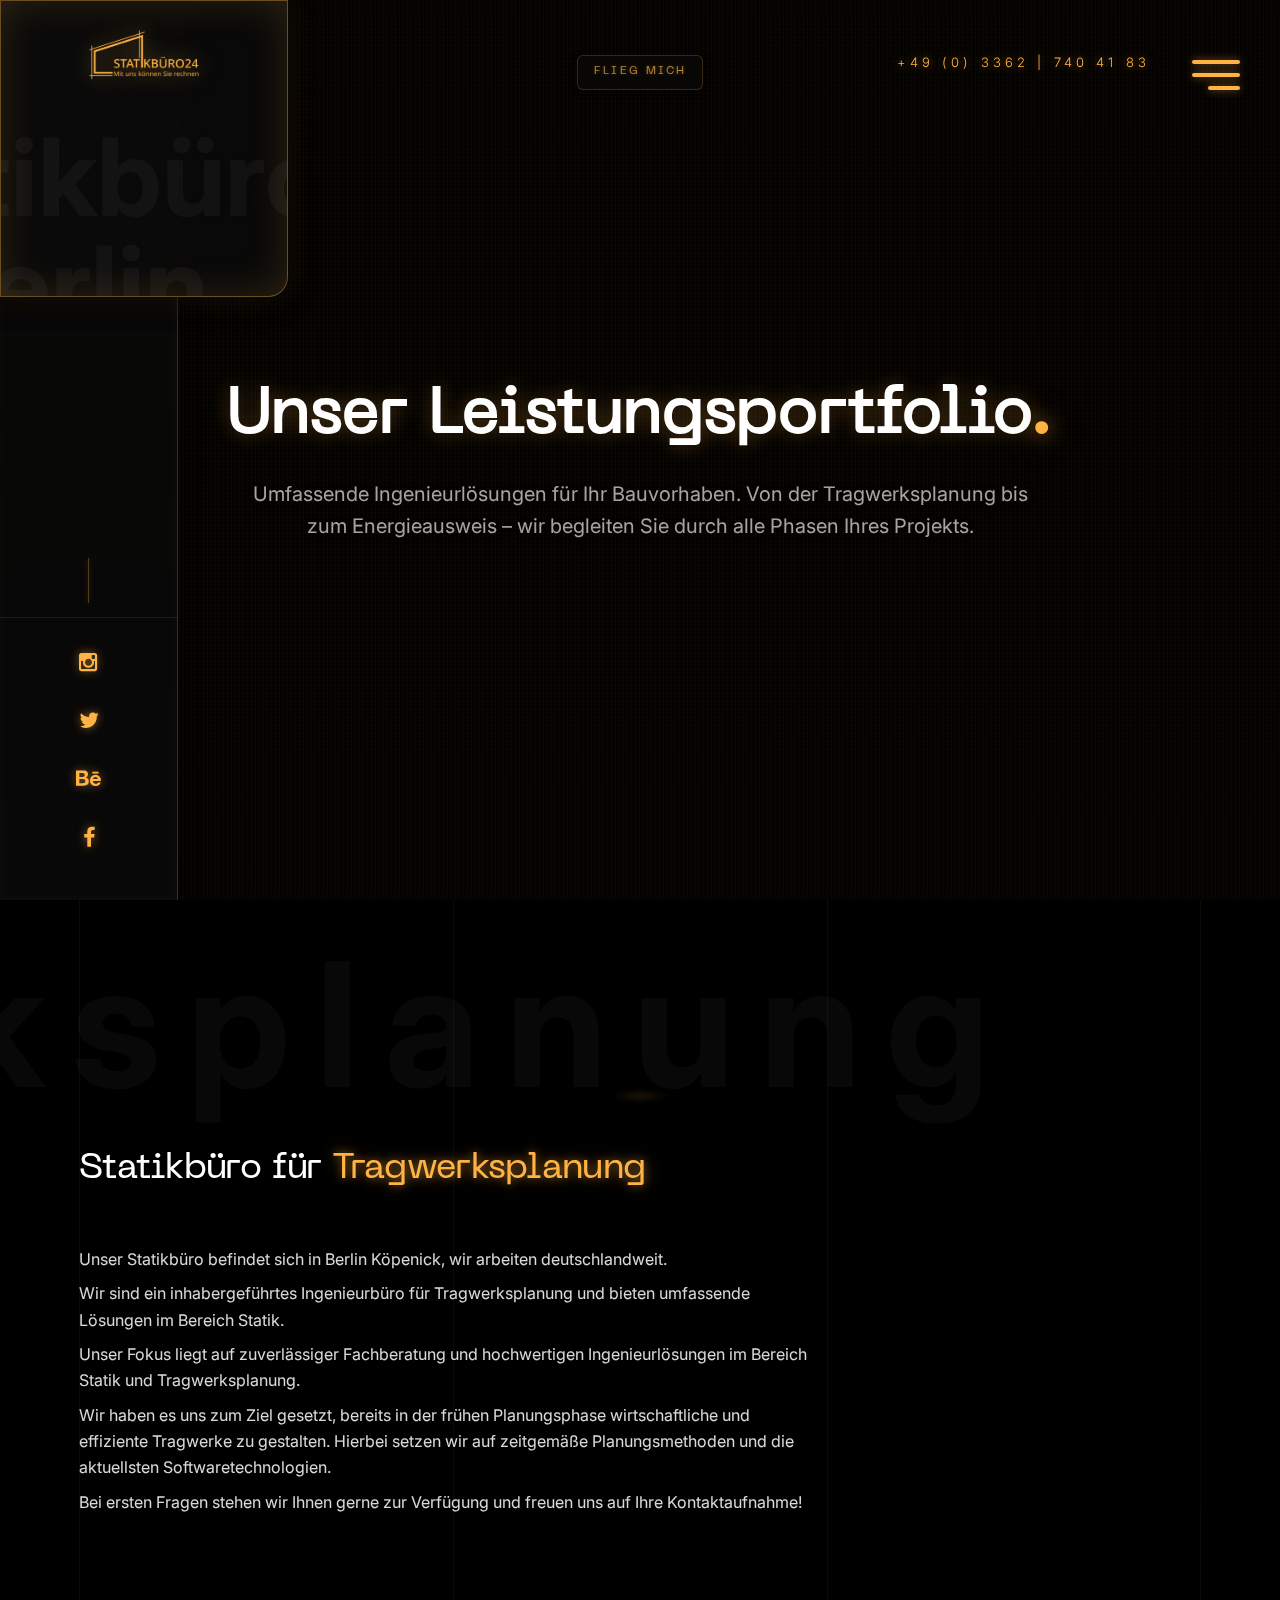
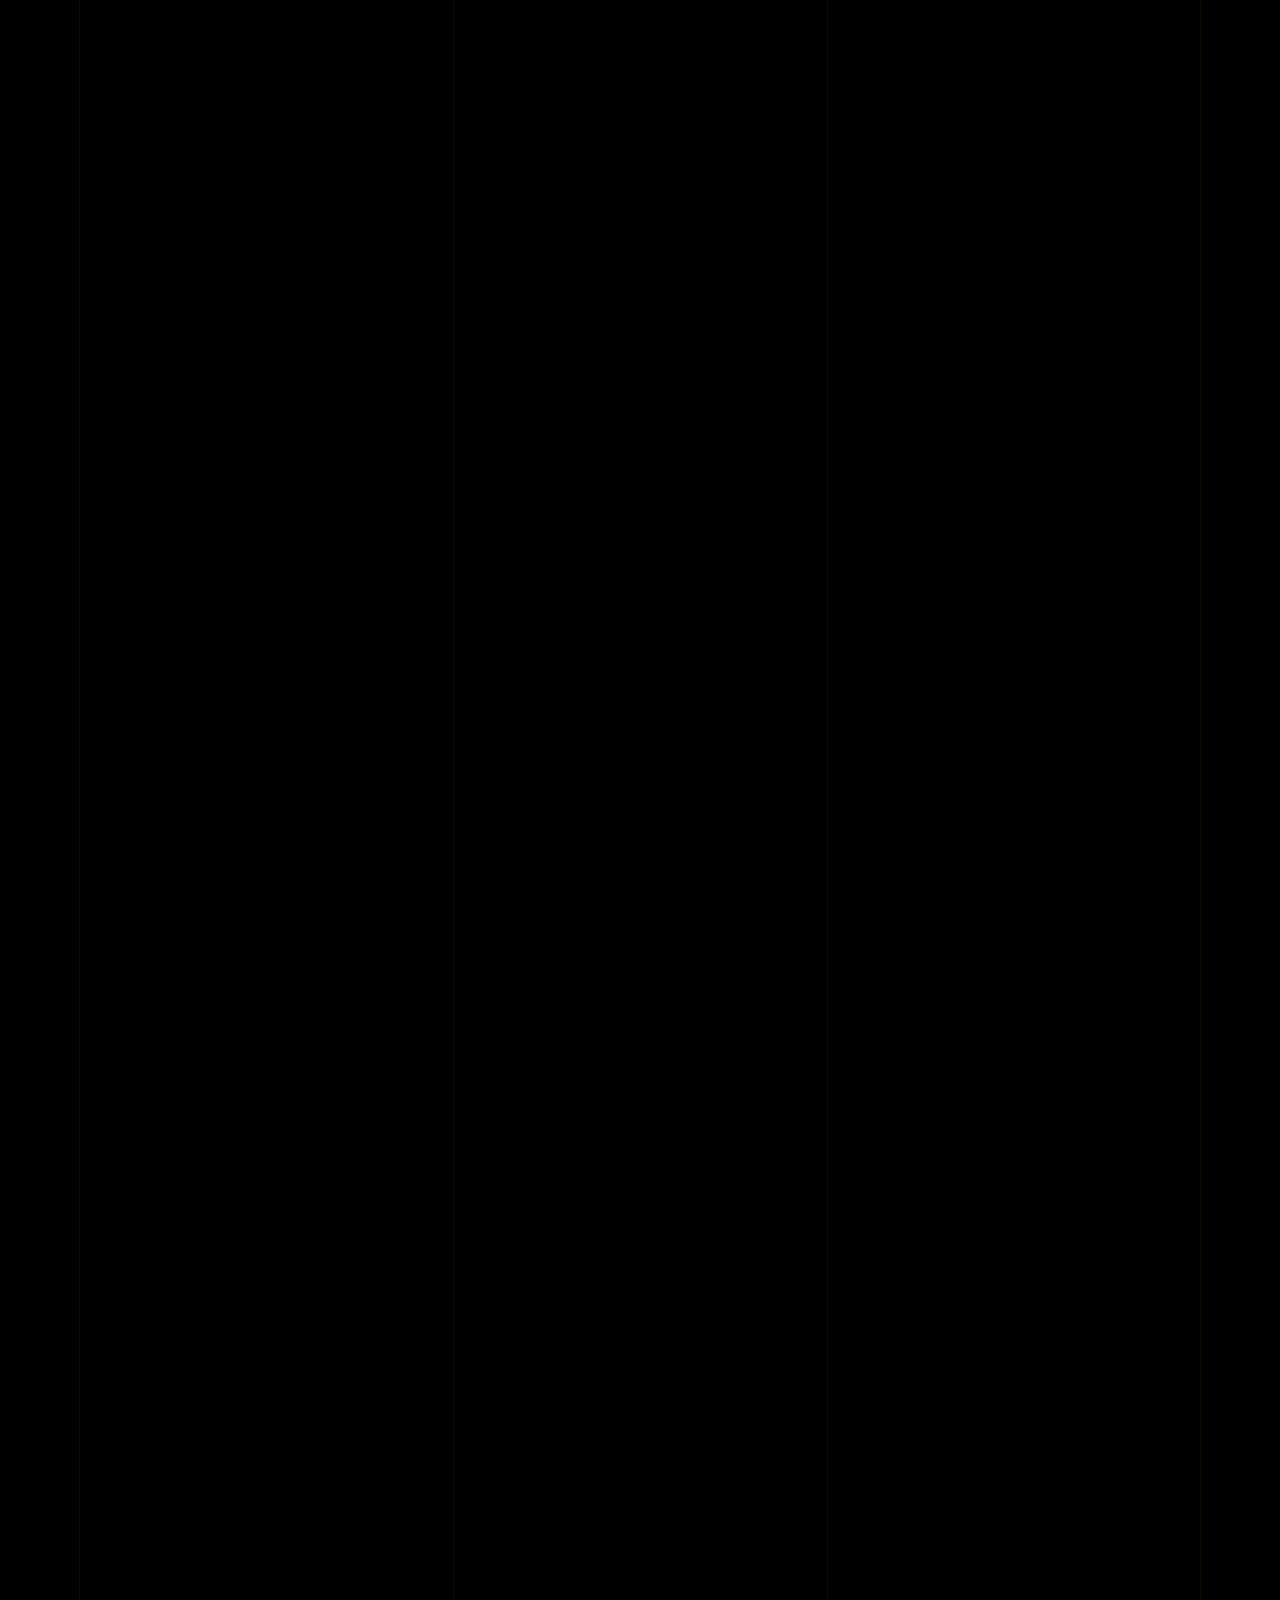
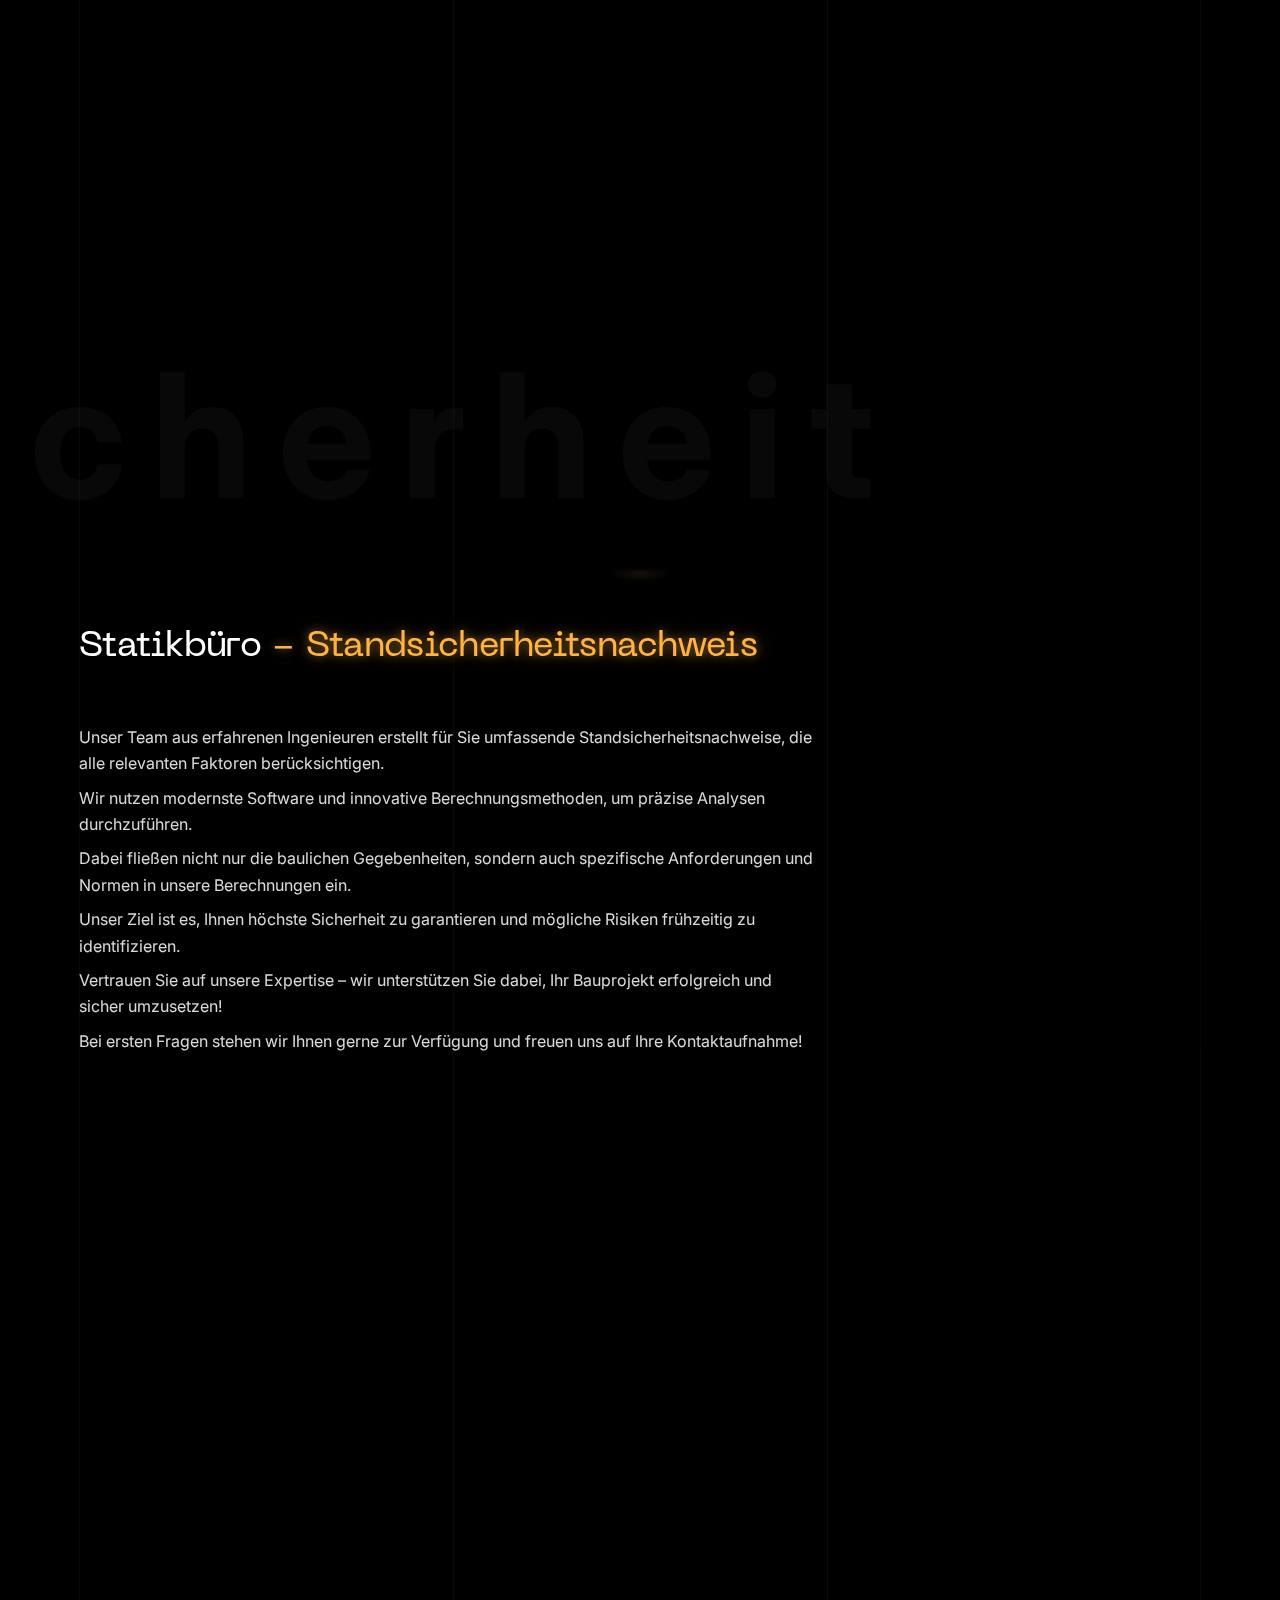
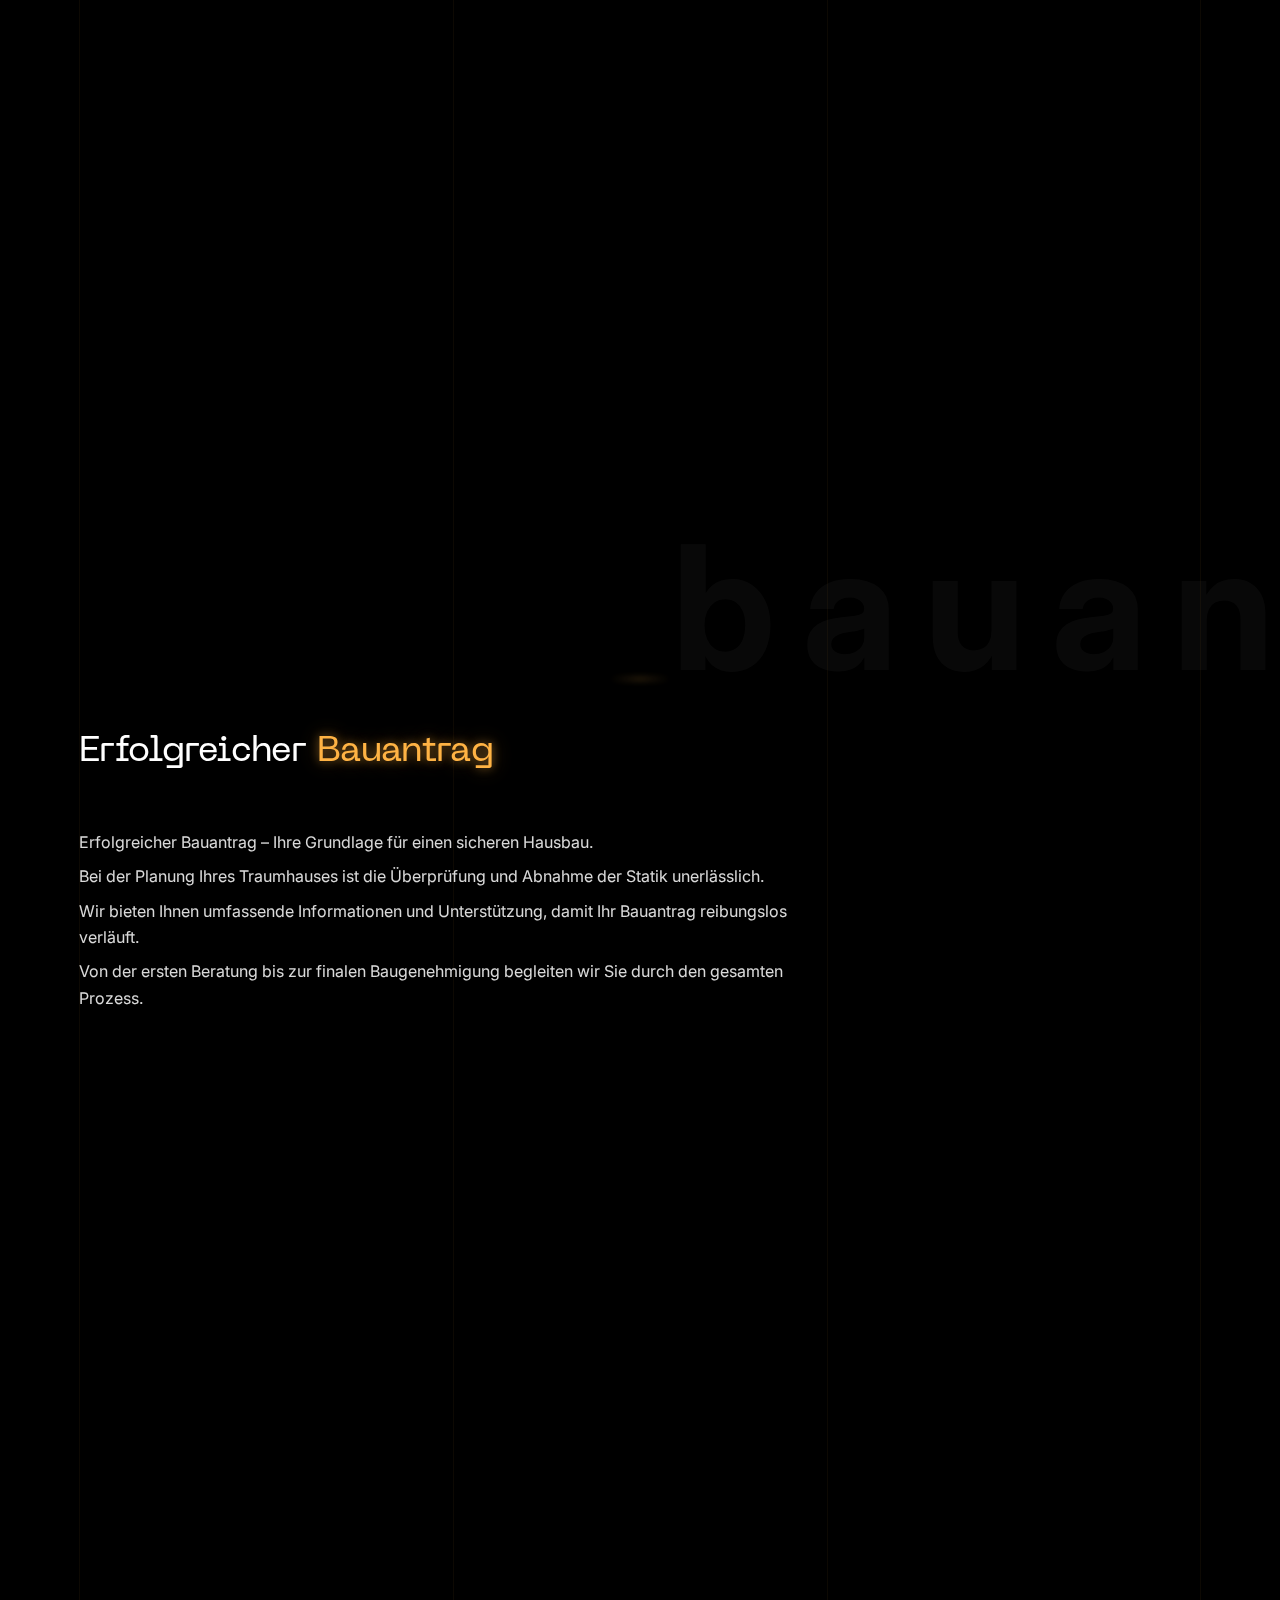
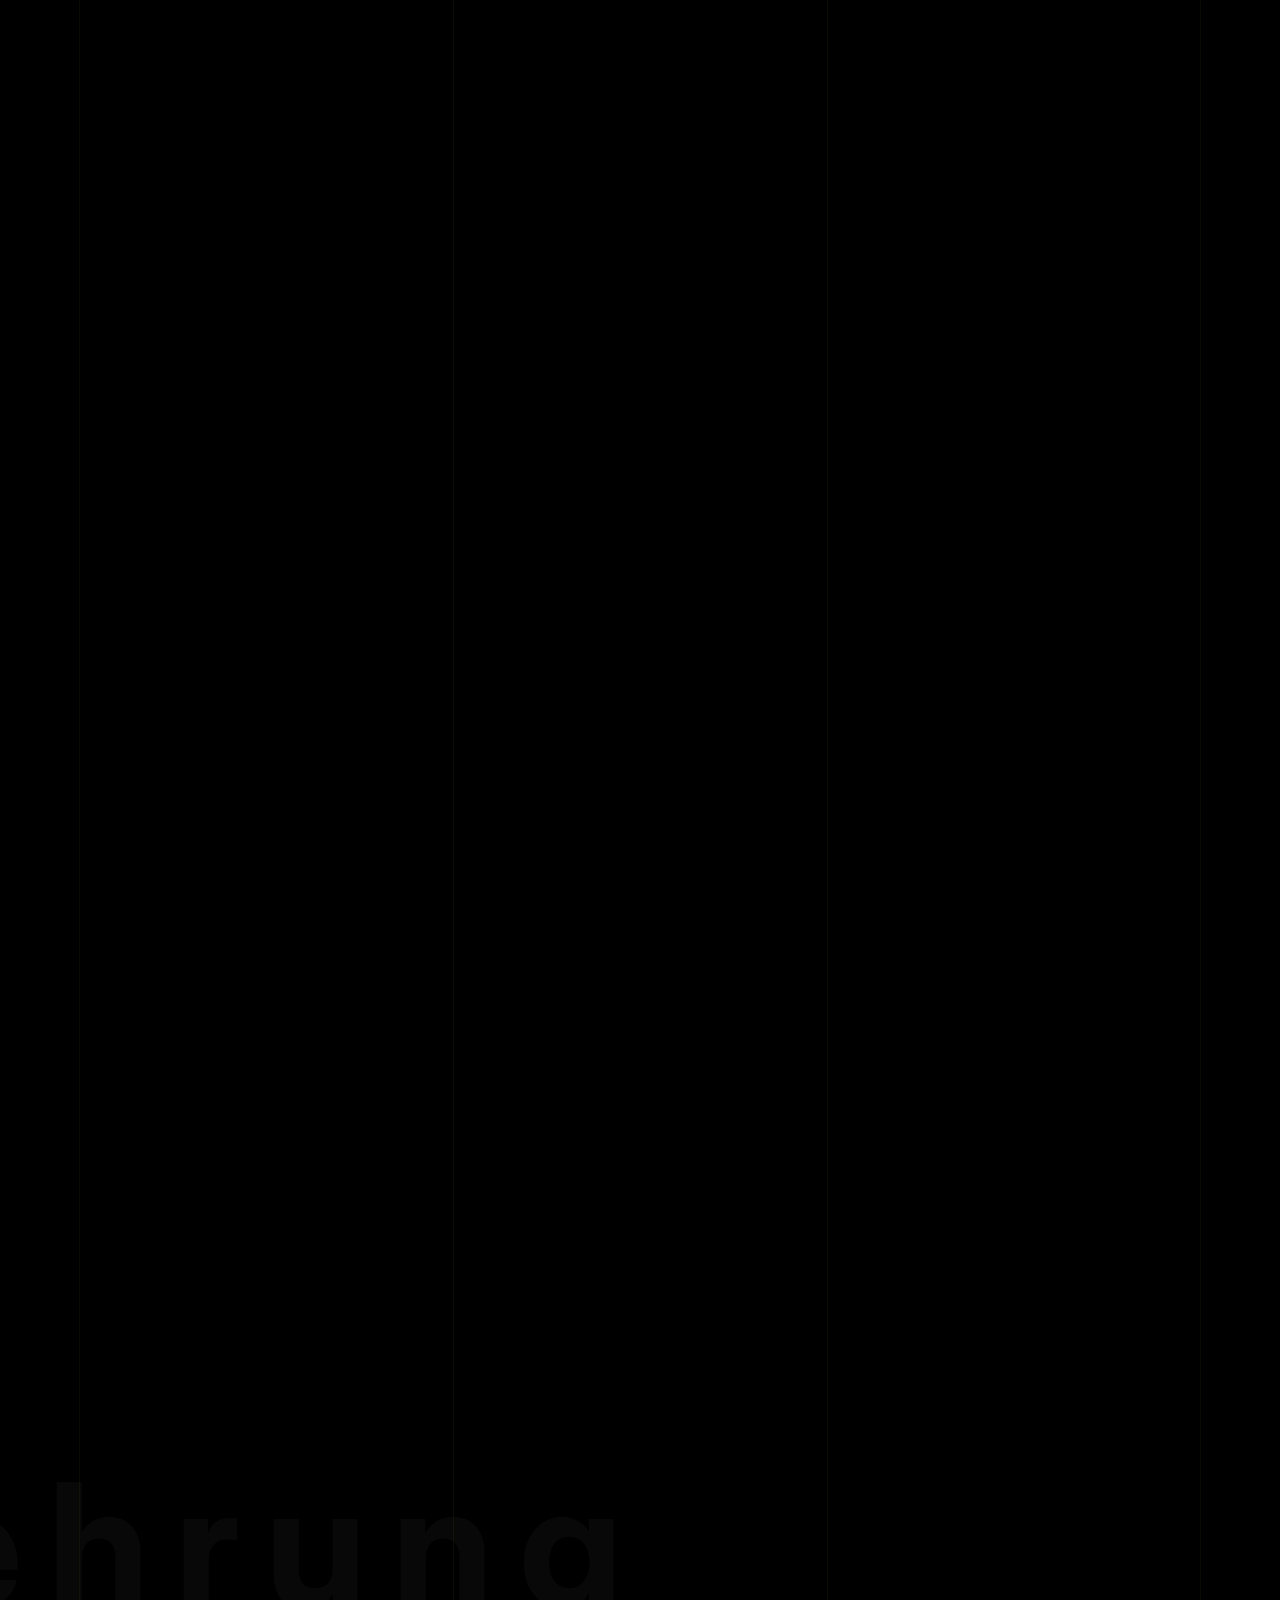
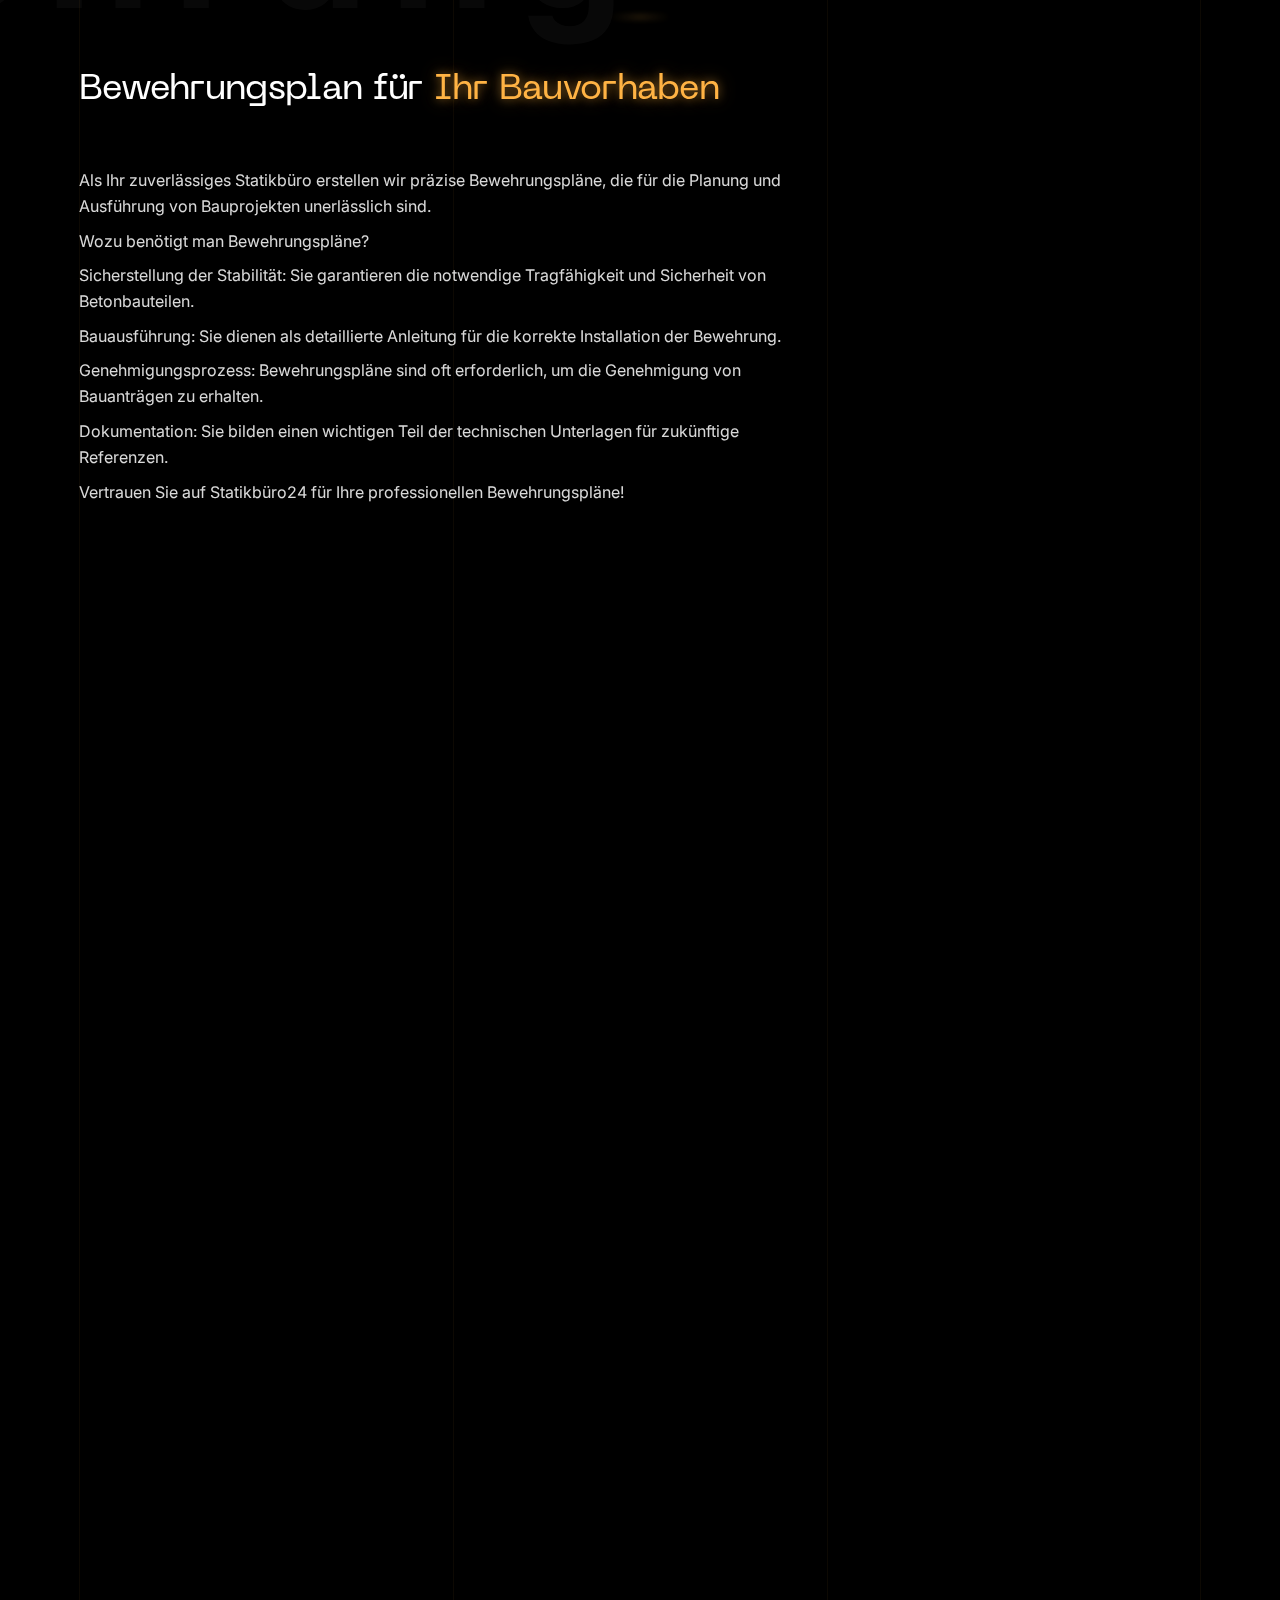
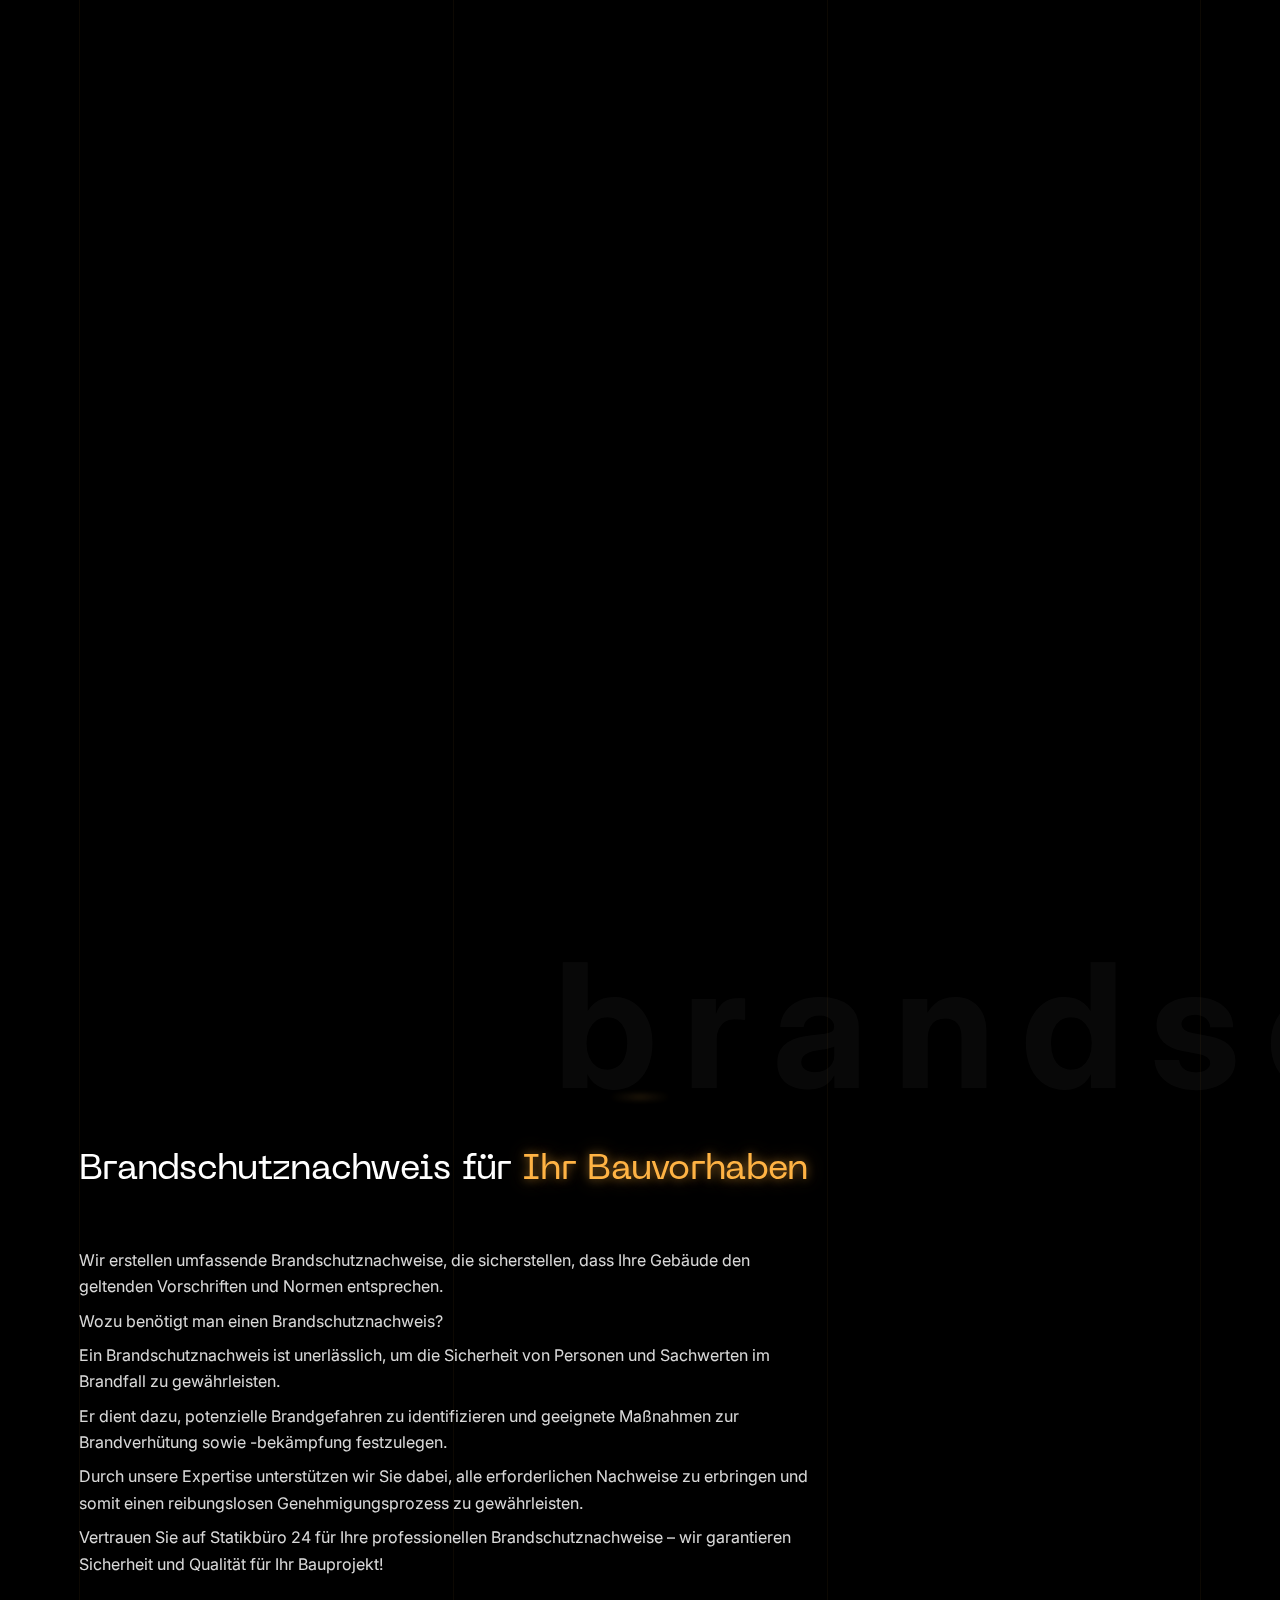
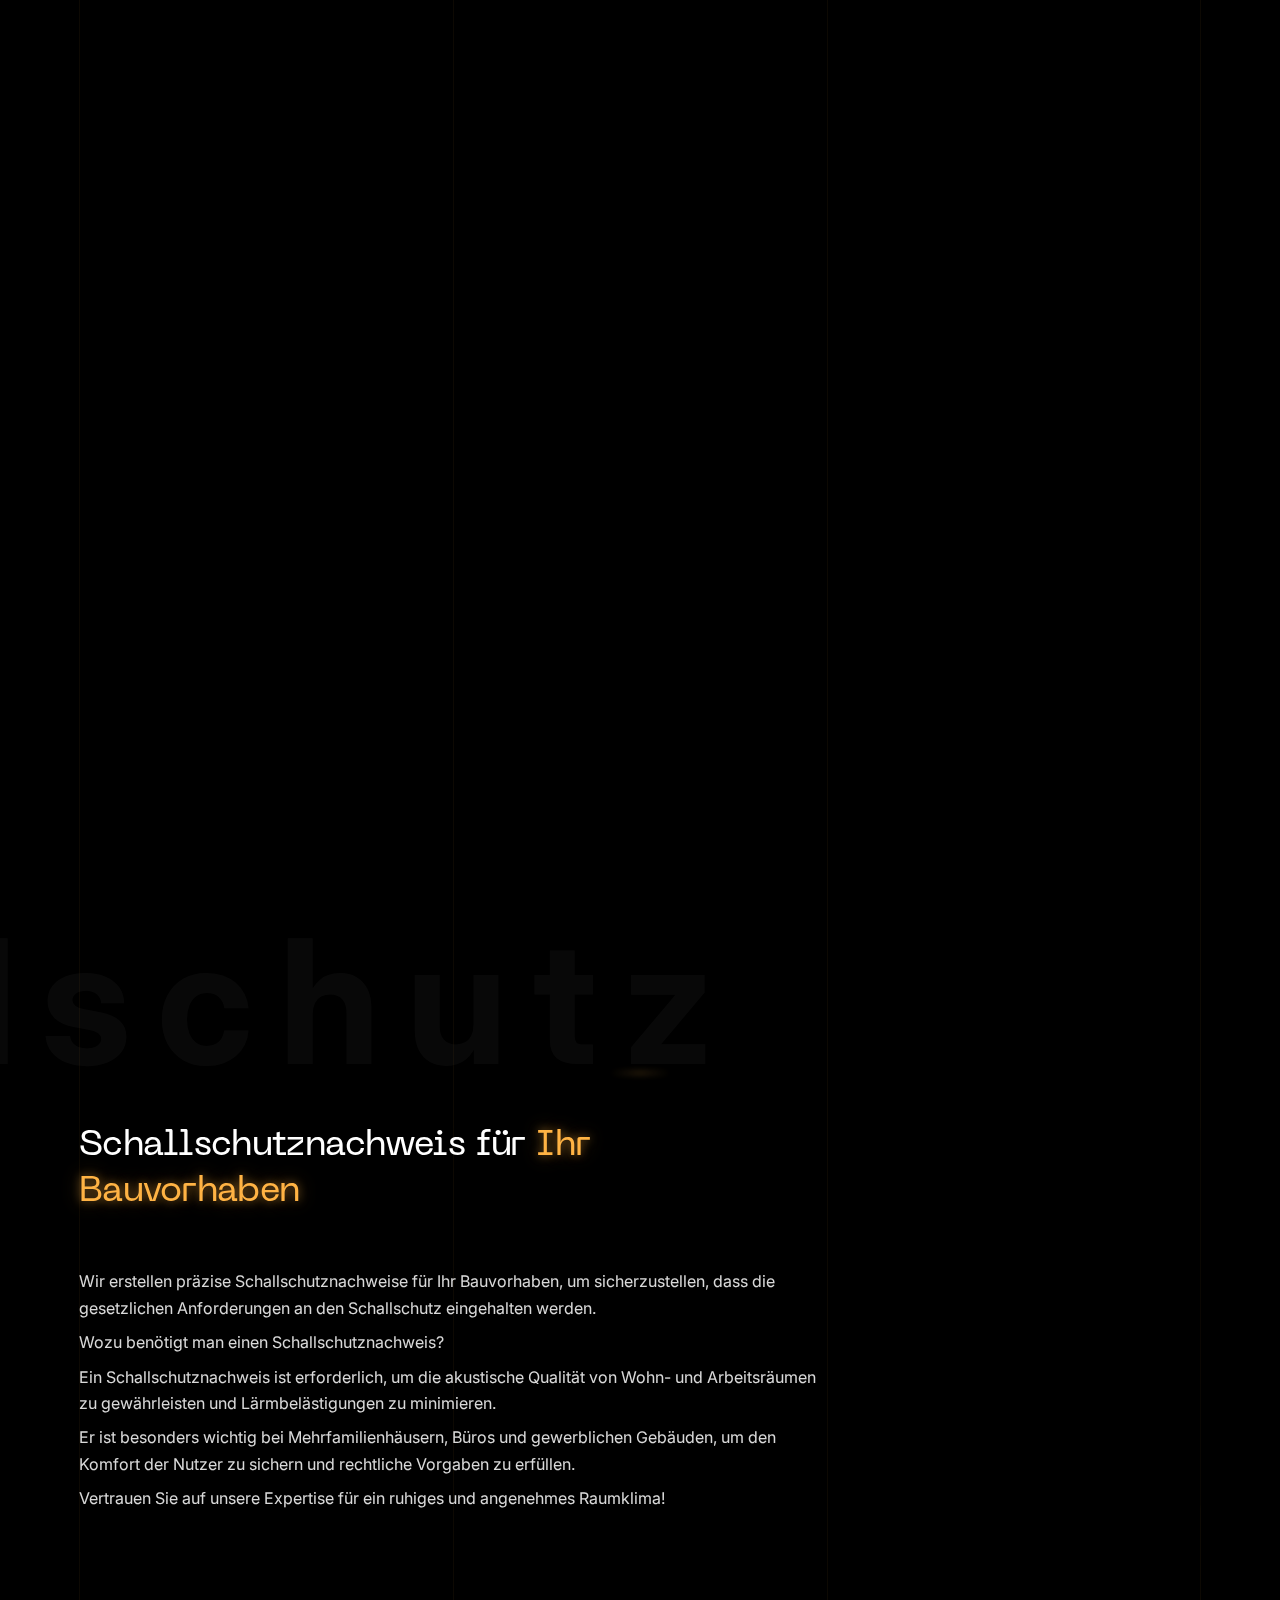
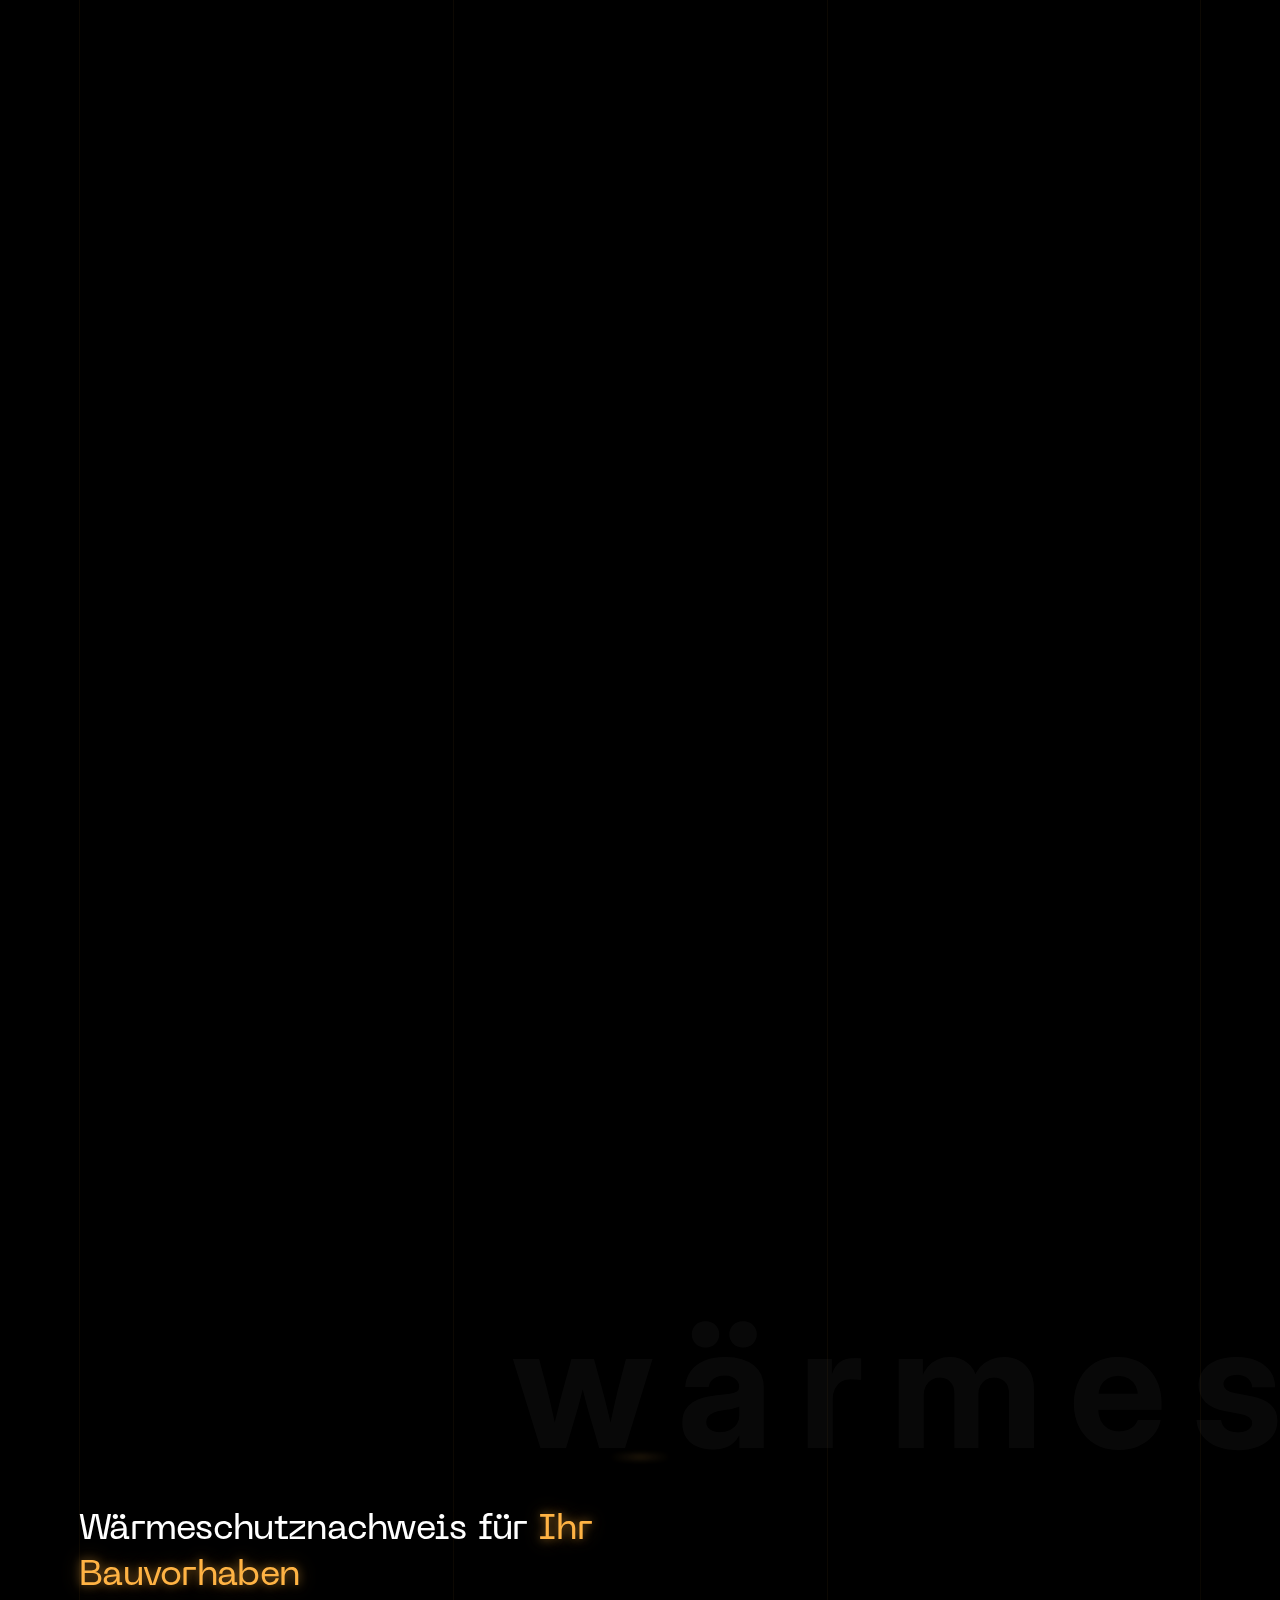
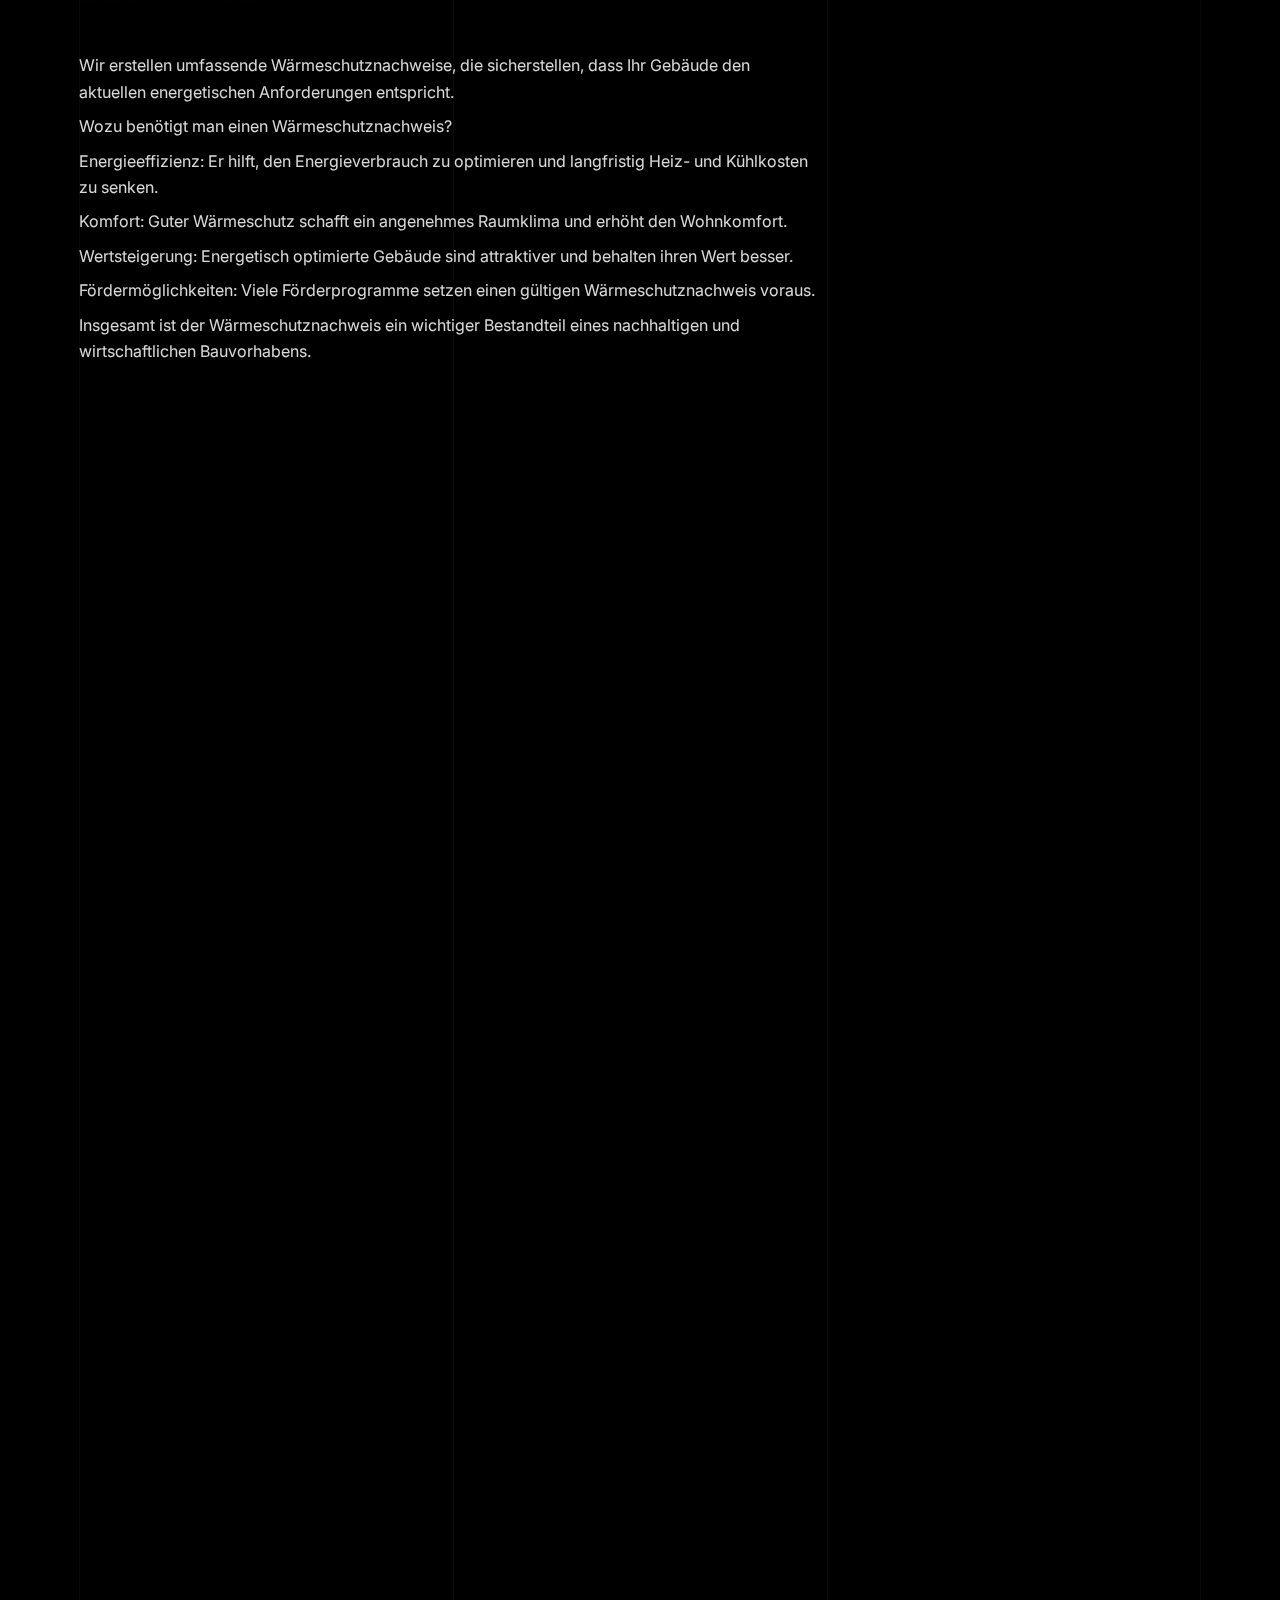
<file: statikb-ro-mobil-main/projects.html>
<!DOCTYPE HTML>
<html lang="de">
<head>
<meta  charset="utf-8">
<meta name="viewport" content="width=device-width, initial-scale=1">
<meta name="description" content="Das Statikbüro 24 bietet professionelle Ingenieurleistungen im Bereich Statik und Bauwesen. Mit langjähriger Erfahrung in Planung, Berechnung und Überwachung von Bauprojekten sorgt das Unternehmen für sichere und wirtschaftliche Baukonstruktionen.">
<title>Leistungsportfolio - Statikbüro24</title> 

<!-- Favicons -->
<link rel="shortcut icon" href="statikbüro-favicon.png">


<!-- Styles -->
<!-- Trasandina Font - Bitte über Adobe Fonts einbinden: https://fonts.adobe.com/fonts/trasandina -->
<link rel="preconnect" href="https://fonts.googleapis.com">
<link rel="preconnect" href="https://fonts.gstatic.com" crossorigin>
<!-- Fallback: Inter als ähnliche moderne Schriftart -->
<link href="https://fonts.googleapis.com/css2?family=Inter:wght@300;400;500;600;700&display=swap" rel="stylesheet">
<link href="css/style.css" rel="stylesheet" media="screen">
<link href="css/enhanced-styles.css" rel="stylesheet" media="screen">
<link href="css/des-inspiration.css" rel="stylesheet" media="screen">
<link href="css/liquid-glass.css" rel="stylesheet" media="screen">
<link href="css/neuemachina-font.css" rel="stylesheet" media="screen">
<link href="css/futuristic-design.css" rel="stylesheet" media="screen">
<link href="css/performance-animations.css" rel="stylesheet" media="screen">
</head>
<body>
  
    <!-- Loader -->

    <div class="loader">
      <div class="page-lines">
        <div class="container">
          <div class="col-line col-xs-4">
            <div class="line"></div>
          </div>
          <div class="col-line col-xs-4">
            <div class="line"></div>
          </div>
          <div class="col-line col-xs-4">
            <div class="line"></div>
            <div class="line"></div>
          </div>
        </div>
      </div>
      <div class="loader-brand"> 
        <div class="sk-folding-cube">
          <div class="sk-cube1 sk-cube"></div>
          <div class="sk-cube2 sk-cube"></div>
          <div class="sk-cube4 sk-cube"></div>
          <div class="sk-cube3 sk-cube"></div>
        </div>
      </div>
    </div>

    <!-- Header -->
    <header id="top" class="header-home">
        <div class="brand-panel">
          <a href="index.html" class="brand">
            <img class="brand-logo" style="width: 120px;" src="img/colored-logo.png" alt="Statikbüro24 Logo">
          </a>
          <div class="brand-name">Statikbüro Berlin</div>
          <div class="slide-number">
            <span class="current-number text-primary">0<span class="count">3</span></span>
            <sup><span class="delimiter">/</span> 0<span class="total-count"></span></sup>
          </div>
        </div>
        <div class="header-phone">+49 (0) 3362 | 740 41 83</div>
        <div class="vertical-panel"></div>
        <div class="vertical-panel-content">
          <div class="vertical-panel-info">
              <div class="line"></div>
           </div>
          <ul class="social-list">
            <li><a href="" class="fa fa-instagram"></a></li>
            <li><a href="" class="fa fa-twitter"></a></li>
            <li><a href="" class="fa fa-behance"></a></li>
            <li><a href="" class="fa fa-facebook"></a></li>
           </ul>  
        </div>

      <!-- Drone im Header -->
      <div class="header-drone-container">
        <a href="index.html" class="header-drone-button">
          <span class="header-drone-fly-label">FLIEG MICH</span>
          <div class="header-sketchfab-embed-wrapper">
            <iframe 
              id="header-drone"
              title="Animated Drone Header" 
              frameborder="0" 
              scrolling="no"
              allowfullscreen 
              mozallowfullscreen="true" 
              webkitallowfullscreen="true" 
              allow="autoplay; fullscreen; xr-spatial-tracking" 
              xr-spatial-tracking 
              execution-while-out-of-viewport 
              execution-while-not-rendered 
              web-share 
              src="https://drone-fly-now.vercel.app/embed?transparent=true"
              style="background: transparent; overflow: hidden;">
            </iframe>
          </div>
        </a>
      </div>

      <!-- Navigation Desctop - DES.de Style -->

      <!-- Hamburger Menu Toggle -->
      <button class="hamburger-menu-toggle" id="hamburger-toggle" aria-label="Menü öffnen/schließen">
        <span class="hamburger-line"></span>
        <span class="hamburger-line"></span>
        <span class="hamburger-line"></span>
      </button>

      <nav class="navbar-desctop-des" id="desktop-nav-menu">
        <!-- Logo oben rechts -->
        <div class="nav-logo-top-right">
          <a href="index.html" class="brand-des">
            <img class="brand-logo" style="width: 120px;" src="img/colored-logo.png" alt="Statikbüro24 Logo">
          </a>
        </div>
        
        <!-- Zentrales vertikales Menü -->
        <div class="nav-menu-center">
          <ul class="nav-menu-vertical">
            <li class="nav-item-large">
              <a href="index.html">Interaktive Karte</a>
            </li>
            <li class="nav-item">
              <a href="index.html#about" class="js-target-scroll">Über uns</a>
            </li>
            <li class="nav-item">
              <a href="projekte.html">Projekte</a>
            </li>
            <li class="nav-item has-submenu">
              <a href="projects.html">Leistungsportfolio</a>
              <ul class="nav-submenu">
                <li><a href="projects.html#tragwerksplanung">Tragwerksplanung</a></li>
                <li><a href="projects.html#standsicherheitsnachweis">Standsicherheitsnachweis</a></li>
                <li><a href="projects.html#bauantrag">Bauantrag</a></li>
                <li><a href="projects.html#bewehrungsplan">Bewehrungsplan</a></li>
                <li><a href="projects.html#brandschutznachweis">Brandschutznachweis</a></li>
                <li><a href="projects.html#schallschutznachweis">Schallschutznachweis</a></li>
                <li><a href="projects.html#wärmeschutznachweis">Wärmeschutznachweis</a></li>
                <li><a href="projects.html#energieausweis">Energieausweis</a></li>
              </ul>
            </li>
            <li class="nav-item">
              <a href="contacts.html">Kontakt</a>
            </li>
          </ul>
        </div>

        <!-- Vertikale Texte links -->
        <div class="nav-vertical-left">
          <div class="vertical-text">
            <a href="datenschutz.html">Datenschutz</a>
          </div>
          <div class="vertical-text">
            <a href="impressum.html">Impressum</a>
          </div>
          <div class="vertical-text">
            <span>© 2025</span>
          </div>
        </div>

        <!-- Sprache Selector unten mittig -->
        <div class="nav-language-center">
          <span class="lang-active">de</span> <span class="lang-separator">/</span> <span class="lang-inactive">en</span>
        </div>

        <!-- Social Media Icons unten rechts -->
        <div class="nav-social-bottom-right">
          <a href="" class="social-icon">in</a>
          <a href="" class="social-icon">k</a>
          <a href="" class="social-icon">f</a>
        </div>
      </nav>

      <!-- Navigation Mobile -->
      <nav class="navbar-mobile">
        <a href="index.html" class="brand">
          <img class="brand-logo" src="img/colored-logo.png" alt="Statikbüro24">
        </a>
        
        <div class="navbar-mobile-right">
          <a href="tel:+4933627404183" class="navbar-mobile-phone-btn">
            <span class="phone-btn-label">
              <i class="fa fa-phone"></i>
            </span>
          </a>
          
          <button class="hamburger-menu-toggle" id="hamburger-toggle-mobile" aria-label="Menü öffnen/schließen">
            <span class="hamburger-line"></span>
            <span class="hamburger-line"></span>
            <span class="hamburger-line"></span>
          </button>
        </div>
      </nav>
    </header>

  <!-- Layout -->

  <div class="layout">
    
    <!-- Home / Hero Section -->
    
    <main class="main">
      <!-- Hero Content -->
      <div class="container">
        <div class="main-hero-header">
          <h1 class="hero-title slide-in-right">Unser Leistungsportfolio<span class="text-primary">.</span></h1>
          <p class="hero-subtitle">Umfassende Ingenieurlösungen für Ihr Bauvorhaben. Von der Tragwerksplanung bis zum Energieausweis – wir begleiten Sie durch alle Phasen Ihres Projekts.</p>
        </div>
      </div>
    </main>

    <div class="content">   
    
      <!-- Tragwerksplanung -->

      <section id="tragwerksplanung" class="about section">
        <div class="container">
          <header class="section-header">
            <h2 class="section-title slide-in-left">Tragwerksplanung</h2>
            <strong class="fade-title-left">tragwerksplanung</strong>
          </header>
          <div class="section-content">
            <div class="row-base row">
              <div class="col-base col-sm-6 col-md-8">
                <div class="entry">
                  <h3 class="entry-title">Statikbüro für <span class="text-primary">Tragwerksplanung</span></h3>
                  <div class="entry-text-wrapper">
                    <p class="entry-text">Unser Statikbüro befindet sich in Berlin Köpenick, wir arbeiten deutschlandweit.</p>
                    <p class="entry-text">Wir sind ein inhabergeführtes Ingenieurbüro für Tragwerksplanung und bieten umfassende Lösungen im Bereich Statik.</p>
                    <p class="entry-text">Unser Fokus liegt auf zuverlässiger Fachberatung und hochwertigen Ingenieurlösungen im Bereich Statik und Tragwerksplanung.</p>
                    <p class="entry-text">Wir haben es uns zum Ziel gesetzt, bereits in der frühen Planungsphase wirtschaftliche und effiziente Tragwerke zu gestalten. Hierbei setzen wir auf zeitgemäße Planungsmethoden und die aktuellsten Softwaretechnologien.</p>
                    <p class="entry-text">Bei ersten Fragen stehen wir Ihnen gerne zur Verfügung und freuen uns auf Ihre Kontaktaufnahme!</p>
                  </div>
                </div>
              </div>
              <div class="col-base col-sm-6 col-md-4">
                <div class="image-overlay-wrapper">
                  <img alt="" class="img-responsive" src="img/bg/tragwerksplanung.webp">
                </div>
              </div>
            </div>
          </div>
        </div>
      </section>
    
      <style>
        .entry-title {
          font-family: 'neueMachina', 'Neue Machina', sans-serif;
          font-size: 2.2em !important;
          font-weight: 400;
          line-height: 1.3;
          letter-spacing: -0.02em;
          margin: 0 0 1.5em 0;
          color: #fff;
        }
        .section-title {
          font-family: 'neueMachina', 'Neue Machina', sans-serif;
          font-size: 56px !important;
          font-weight: 400;
          line-height: 1.2;
          letter-spacing: -0.02em;
          margin-bottom: 0.8em;
          color: #fff;
          text-align: center;
        }
        
        .section-header {
          margin-bottom: 3rem;
          text-align: center;
        }
        
        .fade-title-left,
        .fade-title-right {
          font-size: 10.8em;
          opacity: 0.03;
          letter-spacing: 0.15em;
        }
        .entry-text {
          margin-bottom: 0.5em !important;
          line-height: 1.65;
        }
        #tragwerksplanung .row-base,
        #standsicherheitsnachweis .row-base,
        #bauantrag .row-base,
        #bewehrungsplan .row-base,
        #brandschutznachweis .row-base,
        #schallschutznachweis .row-base,
        #wärmeschutznachweis .row-base,
        #energieausweis .row-base {
          display: flex;
          align-items: stretch;
        }
        
        #tragwerksplanung .row-base .col-base,
        #standsicherheitsnachweis .row-base .col-base,
        #bauantrag .row-base .col-base,
        #bewehrungsplan .row-base .col-base,
        #brandschutznachweis .row-base .col-base,
        #schallschutznachweis .row-base .col-base,
        #wärmeschutznachweis .row-base .col-base,
        #energieausweis .row-base .col-base {
          display: flex;
          flex-direction: column;
        }
        
        #tragwerksplanung .row-base .entry,
        #standsicherheitsnachweis .row-base .entry,
        #bauantrag .row-base .entry,
        #bewehrungsplan .row-base .entry,
        #brandschutznachweis .row-base .entry,
        #schallschutznachweis .row-base .entry,
        #wärmeschutznachweis .row-base .entry,
        #energieausweis .row-base .entry {
          flex: 1;
          display: flex;
          flex-direction: column;
        }
        
        /* Desktop: Entry-Title außerhalb der Flexbox-Berechnung */
        @media (min-width: 992px) {
          #tragwerksplanung .row-base .entry .entry-title,
          #standsicherheitsnachweis .row-base .entry .entry-title,
          #bauantrag .row-base .entry .entry-title,
          #bewehrungsplan .row-base .entry .entry-title,
          #brandschutznachweis .row-base .entry .entry-title,
          #schallschutznachweis .row-base .entry .entry-title,
          #wärmeschutznachweis .row-base .entry .entry-title,
          #energieausweis .row-base .entry .entry-title {
            flex-shrink: 0;
            margin-bottom: 1.5em;
          }
          
          /* Entry-Text-Wrapper nimmt den restlichen Platz ein und hat die gleiche Höhe wie das Bild */
          #tragwerksplanung .row-base .entry .entry-text-wrapper,
          #standsicherheitsnachweis .row-base .entry .entry-text-wrapper,
          #bauantrag .row-base .entry .entry-text-wrapper,
          #bewehrungsplan .row-base .entry .entry-text-wrapper,
          #brandschutznachweis .row-base .entry .entry-text-wrapper,
          #schallschutznachweis .row-base .entry .entry-text-wrapper,
          #wärmeschutznachweis .row-base .entry .entry-text-wrapper,
          #energieausweis .row-base .entry .entry-text-wrapper {
            flex: 1;
            display: flex;
            flex-direction: column;
            min-height: 0;
          }
          
          /* Entferne margin-bottom vom letzten entry-text, damit alles bündig unten anliegt */
          #tragwerksplanung .row-base .entry .entry-text-wrapper .entry-text:last-child,
          #standsicherheitsnachweis .row-base .entry .entry-text-wrapper .entry-text:last-child,
          #bauantrag .row-base .entry .entry-text-wrapper .entry-text:last-child,
          #bewehrungsplan .row-base .entry .entry-text-wrapper .entry-text:last-child,
          #brandschutznachweis .row-base .entry .entry-text-wrapper .entry-text:last-child,
          #schallschutznachweis .row-base .entry .entry-text-wrapper .entry-text:last-child,
          #wärmeschutznachweis .row-base .entry .entry-text-wrapper .entry-text:last-child,
          #energieausweis .row-base .entry .entry-text-wrapper .entry-text:last-child {
            margin-bottom: 0 !important;
          }
        }
        
        #tragwerksplanung .row-base .image-overlay-wrapper,
        #standsicherheitsnachweis .row-base .image-overlay-wrapper,
        #bauantrag .row-base .image-overlay-wrapper,
        #bewehrungsplan .row-base .image-overlay-wrapper,
        #brandschutznachweis .row-base .image-overlay-wrapper,
        #schallschutznachweis .row-base .image-overlay-wrapper,
        #wärmeschutznachweis .row-base .image-overlay-wrapper,
        #energieausweis .row-base .image-overlay-wrapper {
          display: flex;
          width: 100%;
          height: 100%;
          align-items: stretch;
        }
        
        #tragwerksplanung .row-base .image-overlay-wrapper img,
        #standsicherheitsnachweis .row-base .image-overlay-wrapper img,
        #bauantrag .row-base .image-overlay-wrapper img,
        #bewehrungsplan .row-base .image-overlay-wrapper img,
        #brandschutznachweis .row-base .image-overlay-wrapper img,
        #schallschutznachweis .row-base .image-overlay-wrapper img,
        #wärmeschutznachweis .row-base .image-overlay-wrapper img,
        #energieausweis .row-base .image-overlay-wrapper img {
          height: 100%;
          width: 100%;
          display: block;
          object-fit: cover;
          object-position: center;
        }
        
        /* Desktop: Stelle sicher, dass Beschreibung (ohne Titel) und Bild die gleiche Höhe haben */
        @media (min-width: 992px) {
          /* Die linke Spalte (Text) - entry soll sich an der Bildhöhe orientieren */
          #tragwerksplanung .row-base .col-base:first-child .entry,
          #standsicherheitsnachweis .row-base .col-base:first-child .entry,
          #bauantrag .row-base .col-base:first-child .entry,
          #bewehrungsplan .row-base .col-base:first-child .entry,
          #brandschutznachweis .row-base .col-base:first-child .entry,
          #schallschutznachweis .row-base .col-base:first-child .entry,
          #wärmeschutznachweis .row-base .col-base:first-child .entry,
          #energieausweis .row-base .col-base:first-child .entry {
            height: 100%;
          }
          
          /* Die rechte Spalte (Bild) bestimmt die Höhe */
          #tragwerksplanung .row-base .col-base:last-child .image-overlay-wrapper,
          #standsicherheitsnachweis .row-base .col-base:last-child .image-overlay-wrapper,
          #bauantrag .row-base .col-base:last-child .image-overlay-wrapper,
          #bewehrungsplan .row-base .col-base:last-child .image-overlay-wrapper,
          #brandschutznachweis .row-base .col-base:last-child .image-overlay-wrapper,
          #schallschutznachweis .row-base .col-base:last-child .image-overlay-wrapper,
          #wärmeschutznachweis .row-base .col-base:last-child .image-overlay-wrapper,
          #energieausweis .row-base .col-base:last-child .image-overlay-wrapper {
            height: 100%;
          }
        }
        
        /* Image Overlay für Sections - Hochwertiges Overlay */
        .about.section .col-base {
          position: relative;
        }
        
        .image-overlay-wrapper {
          position: relative;
          display: block;
          width: 100%;
          border-radius: 8px;
          overflow: hidden;
        }
        
        .image-overlay-wrapper::after {
          content: '';
          position: absolute;
          top: 0;
          left: 0;
          right: 0;
          bottom: 0;
          background: linear-gradient(135deg, rgba(0, 0, 0, 0.15) 0%, rgba(0, 0, 0, 0.25) 100%);
          pointer-events: none;
          z-index: 1;
          border-radius: 8px;
        }
        
        .about.section .col-base img.img-responsive {
          display: block;
          width: 100%;
          height: auto;
          border-radius: 8px;
          filter: brightness(0.92) contrast(1.08);
          transition: filter 0.3s ease;
        }
        
        /* Scroll-Margin für Sections, damit Überschriften nicht hinter Navbar verschwinden */
        section[id] {
          scroll-margin-top: 200px;
        }
        
        /* Responsive Anpassungen für Section-Titel */
        @media (max-width: 991px) {
          .section-title {
            font-size: 42px !important;
          }
          
          .entry-title {
            display: none !important;
          }
        }
        
        @media (max-width: 768px) {
          .section-title {
            font-size: 36px !important;
          }
          
          .entry-title {
            display: none !important;
          }
          
          .section-header {
            margin-bottom: 2rem;
          }
        }
        
        @media (max-width: 480px) {
          .section-title {
            font-size: 28px !important;
          }
          
          .entry-title {
            display: none !important;
          }
        }
        
        /* Verhindert weiteres Scrollen unter dem Footer */
        html, body {
          overflow-x: hidden;
        }
        
        .layout {
          overflow-x: hidden;
        }
        
        .footer {
          margin-bottom: 0 !important;
          padding-bottom: 2em;
          position: relative;
          background-color: #000 !important;
        }
        
        .page-lines {
          margin-bottom: 0 !important;
          padding-bottom: 0 !important;
          background-color: #000 !important;
        }
        
        /* Entfernt überschüssigen Abstand nach dem Footer */
        .content {
          padding-bottom: 0 !important;
          margin-bottom: 0 !important;
        }
        
        /* Sicherstellen, dass nach dem Footer kein zusätzlicher Platz ist */
        .layout > .content:last-child,
        .layout > .content + .page-lines {
          margin-bottom: 0 !important;
        }
        
        /* Verhindert Scrolling über den Footer hinaus */
        .footer::after {
          content: '';
          display: block;
          height: 0;
          visibility: hidden;
        }
        
        /* Setzt maximale Höhe des Body auf den tatsächlichen Inhalt */
        body {
          position: relative;
          background-color: #000 !important;
        }
        
        html {
          background-color: #000 !important;
        }
      </style>
      <!-- Enhanced Services Details -->

      <section class="services section scroll-animate">
        <div class="container">
          <header class="section-header-enhanced">
            <h2 class="section-title-enhanced">Unsere <span class="text-primary">Leistungen</span></h2>
            <p class="section-subtitle-enhanced">Detaillierte Übersicht über unser umfassendes Leistungsspektrum in der Tragwerksplanung</p>
          </header>
          <div class="section-content">
            <div class="row-services row-base row">
              <div class="col-base service-in-projects col-service col-sm-6 col-md-4 wow fadeInUp">
                <div class="service-card-enhanced hello">
                  <div class="service-icon-enhanced">
                    <img alt="" src="img/img-icon/icon-architecture.png">
                  </div>
                  <h3 class="service-title-enhanced">Statische Berechnung</h3>
                  <p class="service-description-enhanced">Unsere statischen Berechnungen sichern die Tragfähigkeit und Stabilität Ihres Bauwerks. Sie bilden die verlässliche Grundlage für Planung, Genehmigung und erfolgreiche Realisierung jedes Projekts.</p>
                </div>
              </div>
              <div class="col-base service-in-projects col-service col-sm-6 col-md-4 wow fadeInUp" data-wow-delay="0.3s">
                <div class="service-card-enhanced hello">
                  <div class="service-icon-enhanced">
                    <img alt="" src="img/img-icon/icon-interiors.png">
                  </div>
                  <h3 class="service-title-enhanced">Tragwerksoptimierung</h3>
                  <p class="service-description-enhanced">Bei bestehenden Tragwerken analysieren wir die Nutzungsfähigkeit anhand der einwirkenden Kräfte, Spannungen und Verformungen. Anschließend optimieren wir die Konstruktion durch gezielte Materialergänzungen oder -umverteilungen.</p>
                </div>
              </div>
              <div class="clearfix visible-sm"></div>
              <div class="col-base service-in-projects col-service col-sm-6 col-md-4 wow fadeInUp" data-wow-delay="0.6s">
                <div class="service-card-enhanced hello">
                  <div class="service-icon-enhanced">
                    <img alt="" src="img/img-icon/icon-planing.png">
                  </div>
                  <h3 class="service-title-enhanced">FE-Modelle</h3>
                  <p class="service-description-enhanced">Die Finite-Elemente-Methode ermöglicht eine besonders präzise Analyse von Stab- und Flächentragwerken. Sie liefert exakte Ergebnisse und unterstützt die effiziente Planung sowie nachhaltige Optimierung komplexer Strukturen.</p>
                </div>
              </div>
              <div class="col-base service-in-projects col-service col-sm-6 col-md-4 wow fadeInUp" data-wow-delay="0.9s">
                <div class="service-card-enhanced hello">
                  <div class="service-icon-enhanced">
                    <img alt="" src="img/img-icon/icon-architecture.png">
                  </div>
                  <h3 class="service-title-enhanced">Positionspläne</h3>
                  <p class="service-description-enhanced">Der Positionsplan liefert eine präzise Übersicht über die genaue Lage und Bezeichnung aller berechneten Bauteile. Er dient als klare Grundlage für die Kommunikation zwischen Planung, Ausführung und Kontrolle auf der Baustelle.</p>
                </div>
              </div>
              <div class="col-base service-in-projects col-service col-sm-6 col-md-4 wow fadeInUp" data-wow-delay="1.2s">
                <div class="service-card-enhanced hello">
                  <div class="service-icon-enhanced">
                    <img alt="" src="img/img-icon/icon-interiors.png">
                  </div>
                  <h3 class="service-title-enhanced">Mengenermittlung</h3>
                  <p class="service-description-enhanced">Statikbüro24 setzt bei der Tragwerksplanung auf eine modellbasierte Mengenermittlung mithilfe von Building Information Modeling (BIM). Dadurch werden Planung, Koordination und Ausführung Ihres Bauprojekts deutlich effizienter gestaltet.</p>
                </div>
              </div>
              <div class="col-base service-in-projects col-service col-sm-6 col-md-4 wow fadeInUp" data-wow-delay="1.5s">
                <div class="service-card-enhanced hello">
                  <div class="service-icon-enhanced">
                    <img alt="" src="img/img-icon/icon-planing.png">
                  </div>
                  <h3 class="service-title-enhanced">Tragwerksplanung im Bestand</h3>
                  <p class="service-description-enhanced">Bei der Sanierung oder Modernisierung bestehender Gebäude berücksichtigen wir alle statischen Anforderungen und entwickeln wirtschaftliche Lösungen. So erhalten Sie ein vollständiges Leistungspaket, das Zeit, Kosten und Aufwand reduziert.</p>
                </div>
              </div>
            </div>
          </div>
        </div>
      </section>

      <!-- Standsicherheitsnachweis -->

      <section id="standsicherheitsnachweis" class="about section">
        <div class="container">
          <header class="section-header">
            <h2 class="section-title slide-in-right">Standsicherheits<br>-nachweis</h2>
            <strong class="fade-title-left">standsicherheit</strong>
          </header>
          <div class="section-content">
            <div class="row-base row">
              <div class="col-base col-sm-6 col-md-8">
                <div class="entry">
                  <h3 class="entry-title">Statikbüro <span class="text-primary">- Standsicherheitsnachweis</span></h3>
                  <div class="entry-text-wrapper">
                    <p class="entry-text">Unser Team aus erfahrenen Ingenieuren erstellt für Sie umfassende Standsicherheitsnachweise, die alle relevanten Faktoren berücksichtigen.</p>
                    <p class="entry-text">Wir nutzen modernste Software und innovative Berechnungsmethoden, um präzise Analysen durchzuführen.</p>
                    <p class="entry-text">Dabei fließen nicht nur die baulichen Gegebenheiten, sondern auch spezifische Anforderungen und Normen in unsere Berechnungen ein.</p>
                    <p class="entry-text">Unser Ziel ist es, Ihnen höchste Sicherheit zu garantieren und mögliche Risiken frühzeitig zu identifizieren.</p>
                    <p class="entry-text">Vertrauen Sie auf unsere Expertise – wir unterstützen Sie dabei, Ihr Bauprojekt erfolgreich und sicher umzusetzen!</p>
                    <p class="entry-text">Bei ersten Fragen stehen wir Ihnen gerne zur Verfügung und freuen uns auf Ihre Kontaktaufnahme!</p>
                  </div>
                </div>
              </div>
              <div class="col-base col-sm-6 col-md-4">
                <div class="image-overlay-wrapper">
                  <img alt="" class="img-responsive" src="img/bg/standsicherheitsnachweis.webp">
                </div>
              </div>
            </div>
          </div>
        </div>
      </section>

      <!-- Enhanced Services Details - Standsicherheitsnachweis -->

      <section class="services section scroll-animate">
        <div class="container">
          <header class="section-header-enhanced">
            <h2 class="section-title-enhanced">Unsere <span class="text-primary">Leistungen</span></h2>
            <p class="section-subtitle-enhanced">Detaillierte Übersicht über unser umfassendes Leistungsspektrum für Standsicherheitsnachweise</p>
          </header>
          <div class="section-content">
            <div class="row-services row-base row">
              <div class="col-base service-in-projects col-service col-sm-6 col-md-4 wow fadeInUp">
                <div class="service-card-enhanced hello">
                  <div class="service-icon-enhanced">
                    <img alt="" src="img/img-icon/icon-architecture.png">
                  </div>
                  <h4 class="service-title-enhanced">Erstellung</h4>
                  <p class="service-description-enhanced">Wir erstellen den Standsicherheitsnachweis für Ihr Bauprojekt unter Berücksichtigung sämtlicher statischer und normativer Faktoren. Unsere erfahrenen Ingenieure gewährleisten exakte Berechnungen mit modernster Software und höchster Präzision.</p>
                </div>
              </div>
              <div class="col-base service-in-projects col-service col-sm-6 col-md-4 wow fadeInUp" data-wow-delay="0.3s">
                <div class="service-card-enhanced hello">
                  <div class="service-icon-enhanced">
                    <img alt="" src="img/img-icon/icon-interiors.png">
                  </div>
                  <h4 class="service-title-enhanced">Tragwerksplanung</h4>
                  <p class="service-description-enhanced">Tragwerksplanung für nachhaltige Bauprojekte: Unsere Ingenieure entwickeln individuelle Konzepte, die höchste Stabilität mit Effizienz, Wirtschaftlichkeit und Ressourcenschonung verbinden. So entstehen zukunftsfähige und langlebige Bauwerke.</p>
                </div>
              </div>
              <div class="clearfix visible-sm"></div>
              <div class="col-base service-in-projects col-service col-sm-6 col-md-4 wow fadeInUp" data-wow-delay="0.6s">
                <div class="service-card-enhanced hello">
                  <div class="service-icon-enhanced">
                    <img alt="" src="img/img-icon/icon-planing.png">
                  </div>
                  <h4 class="service-title-enhanced">Dokumentation</h4>
                  <p class="service-description-enhanced">Umfassende Dokumentation aller statischen Berechnungen und Nachweise für Ihren Bauantrag.</p>
                </div>
              </div>
            </div>
          </div>
        </div>
      </section>

      <!-- Bauantrag -->

      <section id="bauantrag" class="about section">
        <div class="container">
          <header class="section-header">
            <h2 class="section-title slide-in-left">Bauantrag</h2>
            <strong class="fade-title-right">bauantrag</strong>
          </header>
          <div class="section-content">
            <div class="row-base row">
              <div class="col-base col-sm-6 col-md-8">
                <div class="entry">
                  <h3 class="entry-title">Erfolgreicher <span class="text-primary">Bauantrag</span></h3>
                  <div class="entry-text-wrapper">
                    <p class="entry-text">Erfolgreicher Bauantrag – Ihre Grundlage für einen sicheren Hausbau.</p>
                    <p class="entry-text">Bei der Planung Ihres Traumhauses ist die Überprüfung und Abnahme der Statik unerlässlich.</p>
                    <p class="entry-text">Wir bieten Ihnen umfassende Informationen und Unterstützung, damit Ihr Bauantrag reibungslos verläuft.</p>
                    <p class="entry-text">Von der ersten Beratung bis zur finalen Baugenehmigung begleiten wir Sie durch den gesamten Prozess.</p>
                  </div>
                </div>
              </div>
              <div class="col-base col-sm-6 col-md-4">
                <div class="image-overlay-wrapper">
                  <img alt="" class="img-responsive" src="img/bg/bauantrag.webp">
                </div>
              </div>
            </div>
          </div>
        </div>
      </section>

      <!-- Enhanced Services Details - Bauantrag -->

      <section class="services section scroll-animate">
        <div class="container">
          <header class="section-header-enhanced">
            <h2 class="section-title-enhanced">Unsere <span class="text-primary">Leistungen</span></h2>
            <p class="section-subtitle-enhanced">Detaillierte Übersicht über unser umfassendes Leistungsspektrum für Bauanträge</p>
          </header>
          <div class="section-content">
            <div class="row-services row-base row">
              <div class="col-base service-in-projects col-service col-sm-6 col-md-4 wow fadeInUp">
                <div class="service-card-enhanced hello">
                  <div class="service-icon-enhanced">
                    <img alt="" src="img/img-icon/icon-architecture.png">
                  </div>
                  <h4 class="service-title-enhanced">Kontaktaufnahme mit dem Architektenbüro</h4>
                  <p class="service-description-enhanced">Unser Statikbüro nimmt Kontakt mit dem Architekturbüro auf, um alle notwendigen Informationen für die Bearbeitung der Bauanträge präzise abzustimmen. So stellen wir sicher, dass sämtliche Planungsdetails optimal koordiniert und umgesetzt werden.</p>
                </div>
              </div>
              <div class="col-base service-in-projects col-service col-sm-6 col-md-4 wow fadeInUp" data-wow-delay="0.3s">
                <div class="service-card-enhanced hello">
                  <div class="service-icon-enhanced">
                    <img alt="" src="img/img-icon/icon-interiors.png">
                  </div>
                  <h4 class="service-title-enhanced">Besprechung des Bauprojekts</h4>
                  <p class="service-description-enhanced">Im nächsten Schritt führen wir eine detaillierte Projektbesprechung durch, in der statische Anforderungen, Zeitpläne und Budgetvorgaben abgestimmt werden. So schaffen wir eine klare und effiziente Grundlage für Planung und Umsetzung.</p>
                </div>
              </div>
              <div class="clearfix visible-sm"></div>
              <div class="col-base service-in-projects col-service col-sm-6 col-md-4 wow fadeInUp" data-wow-delay="0.6s">
                <div class="service-card-enhanced hello">
                  <div class="service-icon-enhanced">
                    <img alt="" src="img/img-icon/icon-planing.png">
                  </div>
                  <h4 class="service-title-enhanced">Kostenvoranschlag</h4>
                  <p class="service-description-enhanced">Nach der Projektbesprechung erstellen wir einen detaillierten Kostenvoranschlag, der alle erforderlichen Leistungen und Materialien umfasst. Dadurch erhalten Sie eine transparente Grundlage, um Ihr Bauvorhaben frühzeitig und sicher zu planen.</p>
                </div>
              </div>
              <div class="col-base service-in-projects col-service col-sm-6 col-md-4 wow fadeInUp" data-wow-delay="0.9s">
                <div class="service-card-enhanced hello">
                  <div class="service-icon-enhanced">
                    <img alt="" src="img/img-icon/icon-architecture.png">
                  </div>
                  <h4 class="service-title-enhanced">Entwurfsplanung</h4>
                  <p class="service-description-enhanced">Im nächsten Schritt starten wir mit der Entwurfsplanung, in der alle besprochenen Anforderungen in konkrete Pläne umgesetzt werden. Unser Team entwickelt Konzepte, die Funktionalität, Ästhetik und Effizienz ideal miteinander vereinen.</p>
                </div>
              </div>
              <div class="col-base service-in-projects col-service col-sm-6 col-md-4 wow fadeInUp" data-wow-delay="1.2s">
                <div class="service-card-enhanced hello">
                  <div class="service-icon-enhanced">
                    <img alt="" src="img/img-icon/icon-interiors.png">
                  </div>
                  <h4 class="service-title-enhanced">Genehmigungsplanung</h4>
                  <p class="service-description-enhanced">Wir erstellen sämtliche Unterlagen und Anträge, um die erforderlichen Genehmigungen bei den zuständigen Behörden einzuholen. Unser Team achtet darauf, dass alle relevanten Vorschriften eingehalten werden, um einen reibungslosen Ablauf sicherzustellen.</p>
                </div>
              </div>
              <div class="col-base service-in-projects col-service col-sm-6 col-md-4 wow fadeInUp" data-wow-delay="1.5s">
                <div class="service-card-enhanced hello">
                  <div class="service-icon-enhanced">
                    <img alt="" src="img/img-icon/icon-planing.png">
                  </div>
                  <h4 class="service-title-enhanced">Einreichung</h4>
                  <p class="service-description-enhanced">Nun reichen wir alle erforderlichen Unterlagen bei den zuständigen Behörden ein. Wir stellen sicher, dass sämtliche Dokumente vollständig und korrekt sind, um eine zügige Bearbeitung zu gewährleisten und Rückfragen zu minimieren.</p>
                </div>
              </div>
            </div>
          </div>
        </div>
      </section>

      <!-- Bewehrungsplan -->

      <section id="bewehrungsplan" class="about section">
        <div class="container">
          <header class="section-header">
            <h2 class="section-title slide-in-right">Bewehrungsplan</h2>
            <strong class="fade-title-left">bewehrung</strong>
          </header>
          <div class="section-content">
            <div class="row-base row">
              <div class="col-base col-sm-6 col-md-8">
                <div class="entry">
                  <h3 class="entry-title">Bewehrungsplan für <span class="text-primary">Ihr Bauvorhaben</span></h3>
                  <div class="entry-text-wrapper">
                    <p class="entry-text">Als Ihr zuverlässiges Statikbüro erstellen wir präzise Bewehrungspläne, die für die Planung und Ausführung von Bauprojekten unerlässlich sind.</p>
                    <p class="entry-text">Wozu benötigt man Bewehrungspläne?</p>
                    <p class="entry-text">Sicherstellung der Stabilität: Sie garantieren die notwendige Tragfähigkeit und Sicherheit von Betonbauteilen.</p>
                    <p class="entry-text">Bauausführung: Sie dienen als detaillierte Anleitung für die korrekte Installation der Bewehrung.</p>
                    <p class="entry-text">Genehmigungsprozess: Bewehrungspläne sind oft erforderlich, um die Genehmigung von Bauanträgen zu erhalten.</p>
                    <p class="entry-text">Dokumentation: Sie bilden einen wichtigen Teil der technischen Unterlagen für zukünftige Referenzen.</p>
                    <p class="entry-text">Vertrauen Sie auf Statikbüro24 für Ihre professionellen Bewehrungspläne!</p>
                  </div>
                </div>
              </div>
              <div class="col-base col-sm-6 col-md-4">
                <div class="image-overlay-wrapper">
                  <img alt="" class="img-responsive" src="img/bg/bewehrungsplan.webp">
                </div>
              </div>
            </div>
          </div>
        </div>
      </section>

      <!-- Enhanced Services Details - Bewehrungsplan -->

      <section class="services section scroll-animate">
        <div class="container">
          <header class="section-header-enhanced">
            <h2 class="section-title-enhanced">Unsere <span class="text-primary">Leistungen</span></h2>
            <p class="section-subtitle-enhanced">Detaillierte Übersicht über unser umfassendes Leistungsspektrum für Bewehrungspläne</p>
          </header>
          <div class="section-content">
            <div class="row-services row-base row">
              <div class="col-base service-in-projects col-service col-sm-6 col-md-4 wow fadeInUp">
                <div class="service-card-enhanced hello">
                  <div class="service-icon-enhanced">
                    <img alt="" src="img/img-icon/icon-architecture.png">
                  </div>
                  <h4 class="service-title-enhanced">Auftragsanalyse</h4>
                  <p class="service-description-enhanced">Die Projektunterlagen werden sorgfältig geprüft, und sämtliche Anforderungen werden gemeinsam mit Ihnen als Auftraggeber abgestimmt. So stellen wir sicher, dass alle Details eindeutig geklärt und optimal für die weitere Planung vorbereitet sind.</p>
                </div>
              </div>
              <div class="col-base service-in-projects col-service col-sm-6 col-md-4 wow fadeInUp" data-wow-delay="0.3s">
                <div class="service-card-enhanced hello">
                  <div class="service-icon-enhanced">
                    <img alt="" src="img/img-icon/icon-interiors.png">
                  </div>
                  <h4 class="service-title-enhanced">Statistische Berechnung</h4>
                  <p class="service-description-enhanced">Es werden detaillierte statische Berechnungen durchgeführt, um die erforderliche Bewehrung und Dimensionierung der Bauteile exakt zu bestimmen. Dadurch wird sichergestellt, dass Ihr Bauwerk höchsten Sicherheits- und Qualitätsanforderungen entspricht.</p>
                </div>
              </div>
              <div class="clearfix visible-sm"></div>
              <div class="col-base service-in-projects col-service col-sm-6 col-md-4 wow fadeInUp" data-wow-delay="0.6s">
                <div class="service-card-enhanced hello">
                  <div class="service-icon-enhanced">
                    <img alt="" src="img/img-icon/icon-planing.png">
                  </div>
                  <h4 class="service-title-enhanced">Entwurf des Bewehrungsplans</h4>
                  <p class="service-description-enhanced">Detaillierte Ausführungszeichnungen veranschaulichen die genaue Anordnung, den Typ und die Menge der erforderlichen Bewehrung. Sie dienen als klare Grundlage für die Fertigung und gewährleisten höchste Präzision in der Bauausführung.</p>
                </div>
              </div>
              <div class="col-base service-in-projects col-service col-sm-6 col-md-4 wow fadeInUp" data-wow-delay="0.9s">
                <div class="service-card-enhanced hello">
                  <div class="service-icon-enhanced">
                    <img alt="" src="img/img-icon/icon-architecture.png">
                  </div>
                  <h4 class="service-title-enhanced">Detailplanung</h4>
                  <p class="service-description-enhanced">Nach der internen Prüfung werden die Pläne auf Vollständigkeit und Genauigkeit kontrolliert und anschließend Ihnen als Auftraggeber zur Genehmigung vorgelegt. So stellen wir sicher, dass alle Anforderungen präzise umgesetzt werden.</p>
                </div>
              </div>
              <div class="col-base service-in-projects col-service col-sm-6 col-md-4 wow fadeInUp" data-wow-delay="1.2s">
                <div class="service-card-enhanced hello">
                  <div class="service-icon-enhanced">
                    <img alt="" src="img/img-icon/icon-interiors.png">
                  </div>
                  <h4 class="service-title-enhanced">Prüfung und Abnahme</h4>
                  <p class="service-description-enhanced">Die finalisierten Bewehrungspläne werden für die Bauausführung bereitgestellt und enthalten sämtliche Angaben zur Verlegung und Dimensionierung der Bewehrung. So ist eine präzise, normgerechte und effiziente Umsetzung auf der Baustelle gewährleistet.</p>
                </div>
              </div>
              <div class="col-base service-in-projects col-service col-sm-6 col-md-4 wow fadeInUp" data-wow-delay="1.5s">
                <div class="service-card-enhanced hello">
                  <div class="service-icon-enhanced">
                    <img alt="" src="img/img-icon/icon-planing.png">
                  </div>
                  <h4 class="service-title-enhanced">Übergabe der Pläne</h4>
                  <p class="service-description-enhanced">Bei bestehenden Tragwerken analysieren wir die Nutzungsfähigkeit anhand der einwirkenden Kräfte, Spannungen und Verformungen. Anschließend optimieren wir die Konstruktion durch gezielte Materialergänzungen oder -umverteilungen.</p>
                </div>
              </div>
            </div>
          </div>
        </div>
      </section>

      <!-- Brandschutznachweis -->

      <section id="brandschutznachweis" class="about section">
        <div class="container">
          <header class="section-header">
            <h2 class="section-title slide-in-left">Brandschutznachweis</h2>
            <strong class="fade-title-right">brandschutz</strong>
          </header>
          <div class="section-content">
            <div class="row-base row">
              <div class="col-base col-sm-6 col-md-8">
                <div class="entry">
                  <h3 class="entry-title">Brandschutznachweis für <span class="text-primary">Ihr Bauvorhaben</span></h3>
                  <div class="entry-text-wrapper">
                    <p class="entry-text">Wir erstellen umfassende Brandschutznachweise, die sicherstellen, dass Ihre Gebäude den geltenden Vorschriften und Normen entsprechen.</p>
                    <p class="entry-text">Wozu benötigt man einen Brandschutznachweis?</p>
                    <p class="entry-text">Ein Brandschutznachweis ist unerlässlich, um die Sicherheit von Personen und Sachwerten im Brandfall zu gewährleisten.</p>
                    <p class="entry-text">Er dient dazu, potenzielle Brandgefahren zu identifizieren und geeignete Maßnahmen zur Brandverhütung sowie -bekämpfung festzulegen.</p>
                    <p class="entry-text">Durch unsere Expertise unterstützen wir Sie dabei, alle erforderlichen Nachweise zu erbringen und somit einen reibungslosen Genehmigungsprozess zu gewährleisten.</p>
                    <p class="entry-text">Vertrauen Sie auf Statikbüro 24 für Ihre professionellen Brandschutznachweise – wir garantieren Sicherheit und Qualität für Ihr Bauprojekt!</p>
                  </div>
                </div>
              </div>
              <div class="col-base col-sm-6 col-md-4">
                <div class="image-overlay-wrapper">
                  <img alt="" class="img-responsive" src="img/bg/brandschutznachweis.webp">
                </div>
              </div>
            </div>
          </div>
        </div>
      </section>

      <!-- Enhanced Services Details - Brandschutznachweis -->

      <section class="services section scroll-animate">
        <div class="container">
          <header class="section-header-enhanced">
            <h2 class="section-title-enhanced">Unsere <span class="text-primary">Leistungen</span></h2>
            <p class="section-subtitle-enhanced">Detaillierte Übersicht über unser umfassendes Leistungsspektrum für Brandschutznachweise</p>
          </header>
          <div class="section-content">
            <div class="row-services row-base row">
              <div class="col-base service-in-projects col-service col-sm-6 col-md-4 wow fadeInUp">
                <div class="service-card-enhanced hello">
                  <div class="service-icon-enhanced">
                    <img alt="" src="img/img-icon/icon-architecture.png">
                  </div>
                  <h4 class="service-title-enhanced">Brandschutzkonzepte</h4>
                  <p class="service-description-enhanced">Individuelle Brandschutzkonzepte für maximale Sicherheit Ihrer Gebäude.</p>
                </div>
              </div>
              <div class="col-base service-in-projects col-service col-sm-6 col-md-4 wow fadeInUp" data-wow-delay="0.3s">
                <div class="service-card-enhanced hello">
                  <div class="service-icon-enhanced">
                    <img alt="" src="img/img-icon/icon-interiors.png">
                  </div>
                  <h4 class="service-title-enhanced">Nachweisverfahren</h4>
                  <p class="service-description-enhanced">Professionelle Brandschutznachweise nach aktuellen Vorschriften und Normen.</p>
                </div>
              </div>
              <div class="clearfix visible-sm"></div>
              <div class="col-base service-in-projects col-service col-sm-6 col-md-4 wow fadeInUp" data-wow-delay="0.6s">
                <div class="service-card-enhanced hello">
                  <div class="service-icon-enhanced">
                    <img alt="" src="img/img-icon/icon-planing.png">
                  </div>
                  <h4 class="service-title-enhanced">Beratung</h4>
                  <p class="service-description-enhanced">Umfassende Brandschutzberatung für alle Arten von Bauvorhaben.</p>
                </div>
              </div>
            </div>
          </div>
        </div>
      </section>

      <!-- Schallschutznachweis -->

      <section id="schallschutznachweis" class="about section">
        <div class="container">
          <header class="section-header">
            <h2 class="section-title slide-in-right">Schallschutznachweis</h2>
            <strong class="fade-title-left">schallschutz</strong>
          </header>
          <div class="section-content">
            <div class="row-base row">
              <div class="col-base col-sm-6 col-md-8">
                <div class="entry">
                  <h3 class="entry-title">Schallschutznachweis für <span class="text-primary">Ihr Bauvorhaben</span></h3>
                  <div class="entry-text-wrapper">
                    <p class="entry-text">Wir erstellen präzise Schallschutznachweise für Ihr Bauvorhaben, um sicherzustellen, dass die gesetzlichen Anforderungen an den Schallschutz eingehalten werden.</p>
                    <p class="entry-text">Wozu benötigt man einen Schallschutznachweis?</p>
                    <p class="entry-text">Ein Schallschutznachweis ist erforderlich, um die akustische Qualität von Wohn- und Arbeitsräumen zu gewährleisten und Lärmbelästigungen zu minimieren.</p>
                    <p class="entry-text">Er ist besonders wichtig bei Mehrfamilienhäusern, Büros und gewerblichen Gebäuden, um den Komfort der Nutzer zu sichern und rechtliche Vorgaben zu erfüllen.</p>
                    <p class="entry-text">Vertrauen Sie auf unsere Expertise für ein ruhiges und angenehmes Raumklima!</p>
                  </div>
                </div>
              </div>
              <div class="col-base col-sm-6 col-md-4">
                <div class="image-overlay-wrapper">
                  <img alt="" class="img-responsive" src="img/bg/schallschutznachweis.webp">
                </div>
              </div>
            </div>
          </div>
        </div>
      </section>

      <!-- Enhanced Services Details - Schallschutznachweis -->

      <section class="services section scroll-animate">
        <div class="container">
          <header class="section-header-enhanced">
            <h2 class="section-title-enhanced">Unsere <span class="text-primary">Leistungen</span></h2>
            <p class="section-subtitle-enhanced">Detaillierte Übersicht über unser umfassendes Leistungsspektrum für Schallschutznachweise</p>
          </header>
          <div class="section-content">
            <div class="row-services row-base row">
              <div class="col-base service-in-projects col-service col-sm-6 col-md-4 wow fadeInUp">
                <div class="service-card-enhanced hello">
                  <div class="service-icon-enhanced">
                    <img alt="" src="img/img-icon/icon-architecture.png">
                  </div>
                  <h4 class="service-title-enhanced">Erstgespräch</h4>
                  <p class="service-description-enhanced">Wir beginnen mit einem persönlichen oder telefonischen Gespräch, um Ihre spezifischen Anforderungen und das Bauvorhaben zu besprechen.</p>
                </div>
              </div>
              <div class="col-base service-in-projects col-service col-sm-6 col-md-4 wow fadeInUp" data-wow-delay="0.3s">
                <div class="service-card-enhanced hello">
                  <div class="service-icon-enhanced">
                    <img alt="" src="img/img-icon/icon-interiors.png">
                  </div>
                  <h4 class="service-title-enhanced">Objektanalyse</h4>
                  <p class="service-description-enhanced">Unser Team führt eine umfassende Analyse des Objekts durch, um die akustischen Gegebenheiten und potenzielle Lärmquellen zu identifizieren.</p>
                </div>
              </div>
              <div class="clearfix visible-sm"></div>
              <div class="col-base service-in-projects col-service col-sm-6 col-md-4 wow fadeInUp" data-wow-delay="0.6s">
                <div class="service-card-enhanced hello">
                  <div class="service-icon-enhanced">
                    <img alt="" src="img/img-icon/icon-planing.png">
                  </div>
                  <h4 class="service-title-enhanced">Planung</h4>
                  <p class="service-description-enhanced">Auf Basis der Analyse erstellen wir einen detaillierten Schallschutznachweis, der alle relevanten Normen und Vorschriften berücksichtigt.</p>
                </div>
              </div>
            </div>
            <div class="row-services row-base row">
              <div class="col-base service-in-projects col-service col-sm-6 col-md-4 wow fadeInUp">
                <div class="service-card-enhanced hello">
                  <div class="service-icon-enhanced">
                    <img alt="" src="img/img-icon/icon-architecture.png">
                  </div>
                  <h4 class="service-title-enhanced">Dokumentation</h4>
                  <p class="service-description-enhanced">Alle erforderlichen Unterlagen und Nachweise werden sorgfältig dokumentiert, um Transparenz und Nachvollziehbarkeit zu gewährleisten.</p>
                </div>
              </div>
              <div class="col-base service-in-projects col-service col-sm-6 col-md-4 wow fadeInUp" data-wow-delay="0.3s">
                <div class="service-card-enhanced hello">
                  <div class="service-icon-enhanced">
                    <img alt="" src="img/img-icon/icon-interiors.png">
                  </div>
                  <h4 class="service-title-enhanced">Prüfung und Einreichung</h4>
                  <p class="service-description-enhanced">Der Schallschutznachweis wird intern geprüft und anschließend bei den zuständigen Behörden eingereicht.</p>
                </div>
              </div>
              <div class="clearfix visible-sm"></div>
              <div class="col-base service-in-projects col-service col-sm-6 col-md-4 wow fadeInUp" data-wow-delay="0.6s">
                <div class="service-card-enhanced hello">
                  <div class="service-icon-enhanced">
                    <img alt="" src="img/img-icon/icon-planing.png">
                  </div>
                  <h4 class="service-title-enhanced">Nachbetreuung</h4>
                  <p class="service-description-enhanced">Wir stehen Ihnen für Rückfragen oder Anpassungen zur Verfügung, um einen reibungslosen Genehmigungsprozess sicherzustellen.</p>
                </div>
              </div>
            </div>
          </div>
        </div>
      </section>

      <!-- Wärmeschutznachweis -->

      <section id="wärmeschutznachweis" class="about section">
        <div class="container">
          <header class="section-header">
            <h2 class="section-title slide-in-left">Wärmeschutznachweis</h2>
            <strong class="fade-title-right">wärmeschutz</strong>
          </header>
          <div class="section-content">
            <div class="row-base row">
              <div class="col-base col-sm-6 col-md-8">
                <div class="entry">
                  <h3 class="entry-title">Wärmeschutznachweis für <span class="text-primary">Ihr Bauvorhaben</span></h3>
                  <div class="entry-text-wrapper">
                    <p class="entry-text">Wir erstellen umfassende Wärmeschutznachweise, die sicherstellen, dass Ihr Gebäude den aktuellen energetischen Anforderungen entspricht.</p>
                    <p class="entry-text">Wozu benötigt man einen Wärmeschutznachweis?</p>
                    <p class="entry-text">Energieeffizienz: Er hilft, den Energieverbrauch zu optimieren und langfristig Heiz- und Kühlkosten zu senken.</p>
                    <p class="entry-text">Komfort: Guter Wärmeschutz schafft ein angenehmes Raumklima und erhöht den Wohnkomfort.</p>
                    <p class="entry-text">Wertsteigerung: Energetisch optimierte Gebäude sind attraktiver und behalten ihren Wert besser.</p>
                    <p class="entry-text">Fördermöglichkeiten: Viele Förderprogramme setzen einen gültigen Wärmeschutznachweis voraus.</p>
                    <p class="entry-text">Insgesamt ist der Wärmeschutznachweis ein wichtiger Bestandteil eines nachhaltigen und wirtschaftlichen Bauvorhabens.</p>
                  </div>
                </div>
              </div>
              <div class="col-base col-sm-6 col-md-4">
                <div class="image-overlay-wrapper">
                  <img alt="" class="img-responsive" src="img/bg/wärmeschutznachweis.webp">
                </div>
              </div>
            </div>
          </div>
        </div>
      </section>

      <!-- Enhanced Services Details - Wärmeschutznachweis -->

      <section class="services section scroll-animate">
        <div class="container">
          <header class="section-header-enhanced">
            <h2 class="section-title-enhanced">Unsere <span class="text-primary">Leistungen</span></h2>
            <p class="section-subtitle-enhanced">Detaillierte Übersicht über unser umfassendes Leistungsspektrum für Wärmeschutznachweise</p>
          </header>
          <div class="section-content">
            <div class="row-services row-base row">
              <div class="col-base service-in-projects col-service col-sm-6 col-md-4 wow fadeInUp">
                <div class="service-card-enhanced hello">
                  <div class="service-icon-enhanced">
                    <img alt="" src="img/img-icon/icon-architecture.png">
                  </div>
                  <h4 class="service-title-enhanced">Projektanalyse</h4>
                  <p class="service-description-enhanced">Erfassung der grundlegenden Informationen zum Bauvorhaben, einschließlich Lage, Gebäudetyp und Nutzung.</p>
                </div>
              </div>
              <div class="col-base service-in-projects col-service col-sm-6 col-md-4 wow fadeInUp" data-wow-delay="0.3s">
                <div class="service-card-enhanced hello">
                  <div class="service-icon-enhanced">
                    <img alt="" src="img/img-icon/icon-interiors.png">
                  </div>
                  <h4 class="service-title-enhanced">Datensammlung</h4>
                  <p class="service-description-enhanced">Zusammenstellung aller relevanten Daten, wie Baupläne, Materialien und technische Spezifikationen.</p>
                </div>
              </div>
              <div class="clearfix visible-sm"></div>
              <div class="col-base service-in-projects col-service col-sm-6 col-md-4 wow fadeInUp" data-wow-delay="0.6s">
                <div class="service-card-enhanced hello">
                  <div class="service-icon-enhanced">
                    <img alt="" src="img/img-icon/icon-planing.png">
                  </div>
                  <h4 class="service-title-enhanced">Berechnungen</h4>
                  <p class="service-description-enhanced">Durchführung der erforderlichen Berechnungen zur Ermittlung des Wärmebedarfs und der Wärmedämmung gemäß den geltenden Normen</p>
                </div>
              </div>
            </div>
            <div class="row-services row-base row">
              <div class="col-base service-in-projects col-service col-sm-6 col-md-4 wow fadeInUp">
                <div class="service-card-enhanced hello">
                  <div class="service-icon-enhanced">
                    <img alt="" src="img/img-icon/icon-architecture.png">
                  </div>
                  <h4 class="service-title-enhanced">Erstellung des Nachweises</h4>
                  <p class="service-description-enhanced">Dokumentation der Ergebnisse in einem formellen Wärmeschutznachweis, der alle relevanten Informationen enthält.</p>
                </div>
              </div>
              <div class="col-base service-in-projects col-service col-sm-6 col-md-4 wow fadeInUp" data-wow-delay="0.3s">
                <div class="service-card-enhanced hello">
                  <div class="service-icon-enhanced">
                    <img alt="" src="img/img-icon/icon-interiors.png">
                  </div>
                  <h4 class="service-title-enhanced">Prüfung und Anpassung</h4>
                  <p class="service-description-enhanced">Überprüfung des Nachweises auf Vollständigkeit und Richtigkeit; gegebenenfalls Anpassungen vornehmen.</p>
                </div>
              </div>
              <div class="clearfix visible-sm"></div>
              <div class="col-base service-in-projects col-service col-sm-6 col-md-4 wow fadeInUp" data-wow-delay="0.6s">
                <div class="service-card-enhanced hello">
                  <div class="service-icon-enhanced">
                    <img alt="" src="img/img-icon/icon-planing.png">
                  </div>
                  <h4 class="service-title-enhanced">Einreichung</h4>
                  <p class="service-description-enhanced">Vorlage des Wärmeschutznachweises bei den zuständigen Behörden oder im Rahmen von Förderanträgen.</p>
                </div>
              </div>
            </div>
          </div>
        </div>
      </section>

      <!-- Energieausweis -->

      <section id="energieausweis" class="about section">
        <div class="container">
          <header class="section-header">
            <h2 class="section-title">Energieausweis</h2>
            <strong class="fade-title-left">energieausweis</strong>
          </header>
          <div class="section-content">
            <div class="row-base row">
              <div class="col-base col-sm-6 col-md-8">
                <div class="entry">
                  <h3 class="entry-title">Energieausweis für <span class="text-primary">Ihr Bauvorhaben</span></h3>
                  <div class="entry-text-wrapper">
                    <p class="entry-text">Wir erstellen umfassende Energieausweise, die sicherstellen, dass Ihr Gebäude den aktuellen energetischen Anforderungen entspricht.</p>
                    <p class="entry-text">Wozu benötigt man einen Energieausweis?</p>
                    <p class="entry-text">Der Energieausweis dient nicht nur als Nachweis für die Energieeffizienz eines Gebäudes, sondern hilft auch dabei, potenzielle Käufer oder Mieter über die zu erwartenden Energiekosten zu informieren.</p>
                    <p class="entry-text">Zudem unterstützt er Eigentümer dabei, notwendige Sanierungsmaßnahmen zu planen und durchzuführen, um den energetischen Standard ihrer Immobilie zu verbessern.</p>
                    <p class="entry-text">Vertrauen Sie auf unsere Expertise, um Ihren Energieausweis professionell und zuverlässig zu erstellen!</p>
                  </div>
                </div>
              </div>
              <div class="col-base col-sm-6 col-md-4">
                <div class="image-overlay-wrapper">
                  <img alt="" class="img-responsive" src="img/bg/energieausweis.webp">
                </div>
              </div>
            </div>
          </div>
        </div>
      </section>

      <!-- Enhanced Services Details - Energieausweis -->

      <section class="services section scroll-animate">
        <div class="container">
          <header class="section-header-enhanced">
            <h2 class="section-title-enhanced">Unsere <span class="text-primary">Leistungen</span></h2>
            <p class="section-subtitle-enhanced">Detaillierte Übersicht über unser umfassendes Leistungsspektrum für Energieausweise</p>
          </header>
          <div class="section-content">
            <div class="row-services row-base row">
              <div class="col-base service-in-projects col-service col-sm-6 col-md-4 wow fadeInUp">
                <div class="service-card-enhanced hello">
                  <div class="service-icon-enhanced">
                    <img alt="" src="img/img-icon/icon-architecture.png">
                  </div>
                  <h4 class="service-title-enhanced">Erstgespräch</h4>
                  <p class="service-description-enhanced">In einem persönlichen oder telefonischen Gespräch klären wir Ihre Anforderungen und den spezifischen Bedarf für Ihren Energieausweis.</p>
                </div>
              </div>
              <div class="col-base service-in-projects col-service col-sm-6 col-md-4 wow fadeInUp" data-wow-delay="0.3s">
                <div class="service-card-enhanced hello">
                  <div class="service-icon-enhanced">
                    <img alt="" src="img/img-icon/icon-interiors.png">
                  </div>
                  <h4 class="service-title-enhanced">Objektbesichtigung</h4>
                  <p class="service-description-enhanced">​Unser Team führt eine detaillierte Besichtigung Ihres Gebäudes durch, um alle relevanten Daten zu erfassen, wie z.B. Baujahr, verwendete Materialien und Heizungsanlagen.</p>
                </div>
              </div>
              <div class="clearfix visible-sm"></div>
              <div class="col-base service-in-projects col-service col-sm-6 col-md-4 wow fadeInUp" data-wow-delay="0.6s">
                <div class="service-card-enhanced hello">
                  <div class="service-icon-enhanced">
                    <img alt="" src="img/img-icon/icon-planing.png">
                  </div>
                  <h4 class="service-title-enhanced">Datenanalyse</h4>
                  <p class="service-description-enhanced">Anhand der gesammelten Informationen analysieren wir den energetischen Zustand Ihres Gebäudes und berechnen den Energiebedarf oder -verbrauch.</p>
                </div>
              </div>
            </div>
            <div class="row-services row-base row">
              <div class="col-base service-in-projects col-service col-sm-6 col-md-4 wow fadeInUp">
                <div class="service-card-enhanced hello">
                  <div class="service-icon-enhanced">
                    <img alt="" src="img/img-icon/icon-architecture.png">
                  </div>
                  <h4 class="service-title-enhanced">Erstellung des Energieausweises</h4>
                  <p class="service-description-enhanced">Wir erstellen den Energieausweis gemäß den gesetzlichen Vorgaben und stellen sicher, dass alle erforderlichen Informationen klar und verständlich dargestellt sind.</p>
                </div>
              </div>
              <div class="col-base service-in-projects col-service col-sm-6 col-md-4 wow fadeInUp" data-wow-delay="0.3s">
                <div class="service-card-enhanced hello">
                  <div class="service-icon-enhanced">
                    <img alt="" src="img/img-icon/icon-interiors.png">
                  </div>
                  <h4 class="service-title-enhanced">Übergabe und Beratung</h4>
                  <p class="service-description-enhanced">Nach Fertigstellung übergeben wir Ihnen den Energieausweis und stehen Ihnen für Fragen zur Verfügung. Gerne beraten wir Sie auch zu möglichen Maßnahmen zur Verbesserung der Energieeffizienz.</p>
                </div>
              </div>
              <div class="clearfix visible-sm"></div>
              <div class="col-base service-in-projects col-service col-sm-6 col-md-4 wow fadeInUp" data-wow-delay="0.6s">
                <div class="service-card-enhanced hello">
                  <div class="service-icon-enhanced">
                    <img alt="" src="img/img-icon/icon-planing.png">
                  </div>
                  <h4 class="service-title-enhanced">Nachhaltige Optimierung</h4>
                  <p class="service-description-enhanced">Auf Wunsch unterstützen wir Sie bei der Planung von Sanierungsmaßnahmen, um die energetische Qualität Ihres Gebäudes weiter zu steigern.</p>
                </div>
              </div>
            </div>
          </div>
        </div>
      </section>

      <!-- FAQ Section -->

      <section class="faq section">
        <div class="container">
          <header class="section-header">
            <h2 class="section-title">FAQ - <span class="text-primary">Häufig gestellte Fragen</span></h2>
            <strong class="fade-title-left">faq</strong>
          </header>
          <div class="section-content">
            <div class="row-base row">
              <div class="col-base col-md-12">
                <div class="faq-list">
                  <div class="faq-item-enhanced">
                    <button class="faq-question-enhanced">Wann benötigt man einen Statiker?</button>
                    <div class="faq-answer-enhanced">
                      <p>Ein Statiker wird benötigt, wenn bauliche Maßnahmen die Tragfähigkeit oder Standsicherheit eines Gebäudes beeinträchtigen könnten. Dies ist bei Neubauten, Umbauten, Aufstockungen oder größeren Sanierungen der Fall. Wir beraten Sie gerne über die Notwendigkeit einer statischen Berechnung für Ihr spezifisches Bauvorhaben.</p>
                    </div>
                  </div>
                  <div class="faq-item-enhanced">
                    <button class="faq-question-enhanced">Was kostet ein Statiker?</button>
                    <div class="faq-answer-enhanced">
                      <p>Die Kosten für einen Statiker richten sich nach der Größe und Komplexität des Bauvorhabens. Wir bieten Ihnen innerhalb von 24 Stunden nach Ihrer Kontaktaufnahme ein unverbindliches Angebot. Unsere Preise sind transparent und fair - ohne versteckte Kosten.</p>
                    </div>
                  </div>
                  <div class="faq-item-enhanced">
                    <button class="faq-question-enhanced">Welche Unterlagen benötigt ein Statiker?</button>
                    <div class="faq-answer-enhanced">
                      <p>Grundsätzlich benötigen wir Baupläne, Grundstücksdaten, Baugrundgutachten und Informationen über die geplante Nutzung. Bei einem ersten Gespräch klären wir gemeinsam, welche spezifischen Unterlagen für Ihr Projekt erforderlich sind. Wir unterstützen Sie auch bei der Beschaffung fehlender Dokumente.</p>
                    </div>
                  </div>
                  <div class="faq-item-enhanced">
                    <button class="faq-question-enhanced">Was macht ein Statiker genau?</button>
                    <div class="faq-answer-enhanced">
                      <p>Ein Statiker plant und berechnet die tragenden Teile eines Gebäudes. Er erstellt statische Berechnungen, Standsicherheitsnachweise und Bewehrungspläne, um die Sicherheit und Stabilität des Bauwerks zu gewährleisten. Zusätzlich berät er bei der Materialauswahl und Konstruktionsoptimierung.</p>
                    </div>
                  </div>
                  <div class="faq-item-enhanced">
                    <button class="faq-question-enhanced">Wer darf Bauanträge einreichen?</button>
                    <div class="faq-answer-enhanced">
                      <p>Bauanträge können von Bauherren, Architekten oder Bauingenieuren eingereicht werden. Wir unterstützen Sie bei der Zusammenstellung aller erforderlichen Unterlagen für Ihren Bauantrag und begleiten Sie durch den gesamten Genehmigungsprozess.</p>
                    </div>
                  </div>
                </div>
              </div>
            </div>
          </div>
        </div>
      </section>

      <!-- Enhanced Contacts -->
      <section class="contact-enhanced scroll-animate">
        <div class="container">
          <header class="section-header-enhanced">
            <h2 class="section-title-enhanced" style="color: white;">Starten Sie <span style="color: #ffb344;">Ihr Projekt</span> mit uns</h2>
            <p class="section-subtitle-enhanced" style="color: rgba(255,255,255,0.7);">Sie sind Bauträger, Bauherr, Architekt oder Projektentwickler? Dann können Sie uns jederzeit telefonisch erreichen oder bequem über unser Kontaktformular mit uns in Verbindung treten.</p>
          </header>
          <div class="section-content">
            <div class="row-base row">
              <div class="col-address col-base col-md-4">
                <h4 style="color: white;">Kontakt</h4>
                <p><strong style="color: #ffb344;">Hauptgeschäftsstelle Berlin</strong></p>
                <p>Franz-Ehrlich-Straße 12<br>
                12489 Berlin</p>
                <p>Mobil: +49 (0) 151 685 135 53<br>
                Büro: +49 (0) 3362 740 41 83<br>
                E-Mail: info@statikbuero-24.de</p>
              </div>
              <div class="col-base col-md-8">
                <div class="contact-form-enhanced">
                  <form class="js-ajax-form">
                    <div class="row-field row">
                      <div class="col-field col-sm-6 col-md-4">
                        <div class="form-group-enhanced">
                          <input type="text" class="form-control-enhanced" name="name" required placeholder="Name/Ansprechpartner *">
                        </div>
                        <div class="form-group-enhanced">
                          <input type="email" class="form-control-enhanced" name="email" required placeholder="E-Mail-Adresse *">
                        </div>
                      </div>
                      <div class="col-field col-sm-6 col-md-4">
                        <div class="form-group-enhanced">
                          <input type="tel" class="form-control-enhanced" name="phone" placeholder="Telefonnummer/Erreichbarkeit">
                        </div>
                        <div class="form-group-enhanced">
                          <input type="text" class="form-control-enhanced" name="company" placeholder="Unternehmen">
                        </div>
                      </div>
                      <div class="col-field col-sm-12 col-md-4">
                        <div class="form-group-enhanced">
                          <textarea class="form-control-enhanced" name="message" placeholder="Ihre Nachricht"></textarea>
                        </div>
                      </div>
                      <div class="col-message col-field col-sm-12">
                        <div class="form-group-enhanced">
                          <div class="success-message"><i class="fa fa-check text-primary"></i> Vielen Dank! Ihre Nachricht wurde erfolgreich gesendet...</div>
                          <div class="error-message">Entschuldigung, es ist ein Fehler aufgetreten</div>
                        </div>
                      </div>
                    </div>
                    <div class="form-submit text-right"><button type="submit" class="btn btn-shadow-2 wow swing">Senden <i class="icon-next"></i></button></div>
                  </form>
                </div>
              </div>
            </div>
          </div>
        </div>
      </section>

      <!-- Footer -->

      <footer id="footer" class="footer">     
        <div class="container">
          <div class="row-base row">
            <div class="col-base text-left-md col-md-4">
              <a href="index.html" class="brand">
                <img class="brand-logo" style="width: 120px;" src="img/colored-logo.png" alt="Statikbüro24 Logo">
              </a>
            </div>
            <div class="text-center-md col-base col-md-4">
              <a href="https://visionwerk.agency/" class="author-link">
                Konzept & Design: VisionWerk.agency
              </a>
            </div>
            <div class="text-right-md col-base col-md-4">
              <div class="footer-links-wrapper">
                <p class="footer-copyright">© 2025. All rights reserved.</p>
                <div class="footer-links">
                  <a href="impressum.html" class="footer-link">Impressum</a>
                  <span class="footer-separator">|</span>
                  <a href="datenschutz.html" class="footer-link">Datenschutz</a>
                </div>
              </div>
            </div>
          </div>
        </div>
      </footer>

      <!-- Lines -->

      <div class="page-lines">
        <div class="container">
          <div class="col-line col-xs-4">
            <div class="line"></div>
          </div>
          <div class="col-line col-xs-4">
            <div class="line"></div>
          </div>
          <div class="col-line col-xs-4">
            <div class="line"></div>
            <div class="line"></div>
          </div>
        </div>
      </div>
    </div>
  </div>

<!-- SCRIPTS -->

<script src="js/perf-helpers.js" defer></script>
<script src="js/jquery.min.js"></script>
<script src="js/bootstrap.min.js"></script>
<script src="js/smoothscroll.js" defer></script>
<script src="js/jquery.validate.min.js" defer></script>
<script src="js/wow.min.js" defer></script>
<script src="js/jquery.stellar.min.js" defer></script>
<script src="js/jquery.magnific-popup.js" defer></script>
<script src="js/owl.carousel.min.js" defer></script>
<script src="js/interface.js" defer></script>
<script src="js/scroll-animations.js" defer></script>

<!-- KRITISCH: Dieses Script muss NACH interface.js laufen -->
<script>
// Verhindere Bootstrap Affix für mobile Header auf projects.html
// Dieses Script läuft NACH interface.js und überschreibt die Affix-Initialisierung
(function() {
  'use strict';
  
  function forceMobileHeaderFixed() {
    if (typeof jQuery === 'undefined') {
      setTimeout(forceMobileHeaderFixed, 50);
      return;
    }
    
    var $ = jQuery;
    
    if ($(window).width() <= 991) {
      var navbarMobile = $('.navbar-mobile');
      
      if (navbarMobile.length === 0) {
        setTimeout(forceMobileHeaderFixed, 100);
        return;
      }
      
      // 1. ZERSTÖRE Affix komplett
      if (navbarMobile.data('bs.affix')) {
        try {
          navbarMobile.affix('destroy');
        } catch(e) {}
        navbarMobile.removeData('bs.affix');
      }
      
      // 2. Entferne alle Affix-Klassen
      navbarMobile.removeClass('affix affix-top affix-bottom animated slideInDown');
      
      // 3. Verschiebe aus header-home in body (KRITISCH für position: fixed)
      var parent = navbarMobile.parent();
      if (parent.hasClass('header-home') || parent.is('header')) {
        navbarMobile.detach().prependTo('body');
      } else if (!parent.is('body')) {
        navbarMobile.appendTo('body');
      }
      
      // 4. Setze NUR die kritischen Styles per Inline (Position), Rest kommt aus CSS
      var el = navbarMobile[0];
      if (el) {
        // WICHTIG: Setze NUR position und top/left/right, damit CSS-Styles aus enhanced-styles.css greifen
        // Alle anderen Styles (background, padding, etc.) kommen aus enhanced-styles.css
        el.style.setProperty('position', 'fixed', 'important');
        el.style.setProperty('top', '0', 'important');
        el.style.setProperty('left', '0', 'important');
        el.style.setProperty('right', '0', 'important');
        el.style.setProperty('width', '100%', 'important');
        el.style.setProperty('z-index', '1000', 'important'); // Konsistent mit enhanced-styles.css
        el.style.setProperty('display', 'flex', 'important');
        el.style.setProperty('visibility', 'visible', 'important');
        el.style.setProperty('opacity', '1', 'important');
        el.style.setProperty('transform', 'none', 'important');
        // Background, padding, backdrop-filter etc. kommen aus enhanced-styles.css
        
        // KRITISCH: Stelle sicher, dass kein Parent-Element transform/perspective/filter hat
        // die position: fixed beeinflussen könnten
        var parent = el.parentElement;
        while (parent && parent !== document.body) {
          var computedStyle = window.getComputedStyle(parent);
          if (computedStyle.transform !== 'none' || 
              computedStyle.perspective !== 'none' || 
              computedStyle.filter !== 'none' ||
              computedStyle.willChange !== 'auto') {
            // Parent hat transform/perspective/filter - verschiebe Header weiter nach oben
            if (parent !== document.body) {
              el.parentNode.removeChild(el);
              document.body.insertBefore(el, document.body.firstChild);
            }
            break;
          }
          parent = parent.parentElement;
        }
        
        // KRITISCH: Entferne transform von html und body, da es position: fixed bricht!
        // transform: translateZ(0) auf html/body macht position: fixed relativ zum Element statt zum Viewport
        if (document.documentElement) {
          document.documentElement.style.setProperty('transform', 'none', 'important');
          document.documentElement.style.setProperty('-webkit-transform', 'none', 'important');
        }
        if (document.body) {
          document.body.style.setProperty('transform', 'none', 'important');
          document.body.style.setProperty('-webkit-transform', 'none', 'important');
        }
        
        // Stelle sicher, dass body padding-top hat, damit Content nicht unter Header verschwindet
        var headerHeight = el.offsetHeight || 70;
        document.body.style.setProperty('padding-top', headerHeight + 'px', 'important');
      }
      
      // 5. Verhindere Affix-Events
      navbarMobile.off('affix.bs.affix affix-top.bs.affix affixed-top.bs.affix affixed.bs.affix');
      navbarMobile.on('affix.bs.affix affix-top.bs.affix affixed-top.bs.affix affixed.bs.affix', function(e) {
        e.preventDefault();
        e.stopPropagation();
        forceMobileHeaderFixed();
        return false;
      });
    }
  }
  
  // Führe sofort aus
  forceMobileHeaderFixed();
  
  // Führe nach DOM ready aus
  jQuery(document).ready(function() {
    forceMobileHeaderFixed();
    
    // Bei jedem Scroll prüfen und korrigieren
    var scrollTimeout;
    jQuery(window).on('scroll.mobileHeaderFix', function() {
      if (jQuery(window).width() <= 991) {
        clearTimeout(scrollTimeout);
        scrollTimeout = setTimeout(forceMobileHeaderFixed, 10);
      }
    });
    
    // Bei Resize
    jQuery(window).on('resize.mobileHeaderFix', function() {
      if (jQuery(window).width() <= 991) {
        forceMobileHeaderFixed();
      }
    });
    
    // Mehrfach ausführen mit Verzögerungen
    setTimeout(forceMobileHeaderFixed, 50);
    setTimeout(forceMobileHeaderFixed, 150);
    setTimeout(forceMobileHeaderFixed, 300);
    setTimeout(forceMobileHeaderFixed, 500);
    setTimeout(forceMobileHeaderFixed, 1000);
  });
  
  // Nach window.load (nach interface.js)
  jQuery(window).on('load', function() {
    setTimeout(forceMobileHeaderFixed, 100);
    setTimeout(forceMobileHeaderFixed, 300);
    setTimeout(forceMobileHeaderFixed, 500);
  });
  
  // MutationObserver um Änderungen zu überwachen
  if (typeof MutationObserver !== 'undefined') {
    jQuery(document).ready(function() {
      var observer = new MutationObserver(function() {
        if (jQuery(window).width() <= 991) {
          forceMobileHeaderFixed();
        }
      });
      
      var navbarMobile = jQuery('.navbar-mobile');
      if (navbarMobile.length > 0 && navbarMobile[0]) {
        observer.observe(navbarMobile[0], {
          attributes: true,
          attributeFilter: ['class', 'style'],
          childList: false,
          subtree: false
        });
      }
    });
  }
})();
</script> 

<style>
.faq-list {
  max-width: 800px;
  margin: 0 auto;
}

.faq-item {
  margin-bottom: 30px;
  border-bottom: 1px solid #eee;
  padding-bottom: 20px;
}

.faq-question {
  font-size: 18px;
  font-weight: 600;
  color: #333;
  margin-bottom: 15px;
  cursor: pointer;
  position: relative;
  padding-right: 30px;
}

.faq-question:after {
  content: '+';
  position: absolute;
  right: 0;
  top: 0;
  font-size: 24px;
  color: #007bff;
  transition: transform 0.3s ease;
}

.faq-question.active:after {
  transform: rotate(45deg);
}

.faq-answer {
  display: none;
  padding-top: 10px;
}

.faq-answer p {
  margin-bottom: 10px;
  line-height: 1.6;
}

.main-header-subtitle {
  font-size: 18px;
  color: #666;
  margin-top: 20px;
  font-weight: 300;
}

@media (max-width: 768px) {
  .faq-question {
    font-size: 16px;
  }
}

/* ============================================
   MOBILE OPTIMIERUNGEN FÜR PROJECTS.HTML
   ============================================ */

/* WICHTIG: navbar-mobile NUR auf Mobile anzeigen, auf Desktop ausblenden */
@media (min-width: 992px) {
  .navbar-mobile {
    display: none !important;
    visibility: hidden !important;
  }
}

@media (max-width: 991px) {
  /* WICHTIG: header-home hat position: absolute, was position: fixed auf Child-Elementen verhindert */
  /* Lösung: JavaScript verschiebt navbar-mobile aus header-home in body */
  /* Überschreibe ALLE Regeln, die den Header verstecken oder verschieben könnten */
  /* Diese Regeln müssen ALLE anderen CSS-Regeln überschreiben, auch aus style.css */
  /* Überschreibe NUR position, damit enhanced-styles.css die restlichen Styles setzen kann */
  /* Die Styles aus enhanced-styles.css (background, padding, phone-btn, etc.) werden jetzt verwendet */
  .navbar-mobile,
  .navbar-mobile.affix,
  .navbar-mobile.affix-top,
  .navbar-mobile.affix-bottom,
  .navbar-mobile.animated,
  .navbar-mobile.animated.slideInDown,
  header .navbar-mobile,
  .header-home .navbar-mobile,
  body .navbar-mobile,
  html .navbar-mobile,
  body > .navbar-mobile {
    position: fixed !important;
    top: 0 !important;
    left: 0 !important;
    right: 0 !important;
    /* Alle anderen Styles (background, padding, phone-btn, etc.) kommen aus enhanced-styles.css */
  }
  
  /* KRITISCH: Entferne transform von html und body auf Mobile, da es position: fixed bricht! */
  /* transform: translateZ(0) auf html/body macht position: fixed relativ zum Element statt zum Viewport */
  html,
  body {
    transform: none !important;
    -webkit-transform: none !important;
  }
  
  /* WICHTIG: Desktop-Nav-Menü muss über dem Mobile-Header liegen (z-index: 1000) */
  /* Nur z-index setzen, Rest kommt aus style.css */
  .navbar-desctop-des,
  #desktop-nav-menu {
    z-index: 1001 !important;
  }
  
  /* Stelle sicher, dass .active Klasse das Menü sichtbar macht */
  .navbar-desctop-des.active {
    z-index: 1001 !important;
  }
  
  /* Mobile Header Styles kommen aus enhanced-styles.css - hier nur Position überschreiben */
  
  /* Submenü-Styles wie in index.html - ::after Pfeil wird automatisch angezeigt */
  
  /* Padding oben für Content, damit Header nicht überlappt */
  body {
    padding-top: 70px !important;
  }
  
  .main {
    padding-top: 0 !important;
  }
  
  /* Hero Section Mobile Optimierungen */
  .main-hero-header {
    padding: 3rem 1rem 2rem !important;
    text-align: center;
  }
  
  .hero-title {
    font-size: 2rem !important;
    line-height: 1.3 !important;
    margin-bottom: 1.5rem !important;
  }
  
  .hero-subtitle {
    font-size: 1rem !important;
    line-height: 1.6 !important;
    padding: 0 0.5rem;
    margin-bottom: 0 !important;
  }
  
  /* Section Header Mobile */
  .section-header {
    margin-bottom: 3rem !important;
    padding: 0 0.5rem;
    overflow: visible;
    width: 100%;
    max-width: 100%;
  }
  
  .section-title {
    font-size: 2rem !important;
    line-height: 1.2 !important;
    margin-bottom: 1rem !important;
    word-wrap: break-word;
    overflow-wrap: break-word;
    hyphens: auto;
  }
  
  .fade-title-left,
  .fade-title-right {
    font-size: 4em !important;
    opacity: 0.05 !important;
    margin-top: 0.5rem !important;
  }
  
  /* Entry Mobile Optimierungen */
  .entry-title {
    display: none !important;
  }
  
  .entry-text {
    font-size: 0.85rem !important;
    line-height: 1.7 !important;
  }
  
  .entry-text-wrapper {
    margin-top: 0 !important;
  }
  
  /* Row-Base Mobile Layout */
  .row-base {
    flex-direction: column !important;
    margin-bottom: 0 !important;
  }
  
  .row-base .col-base {
    width: 100% !important;
    margin-bottom: 3rem !important;
    padding: 0 !important;
  }
  
  .row-base .col-base:last-child {
    margin-bottom: 2rem !important;
  }
  
  /* Entry Container */
  .entry {
    margin-bottom: 0 !important;
  }
  
  /* Image Mobile */
  .image-overlay-wrapper {
    margin-top: 2rem !important;
    margin-bottom: 1rem !important;
  }
  
  .image-overlay-wrapper img {
    border-radius: 8px;
    width: 100% !important;
    height: auto !important;
  }
  
  /* Section Content Mobile */
  .section-content {
    padding: 0 0.5rem;
    margin-bottom: 2rem !important;
  }
  
  .about.section {
    padding-top: 4rem !important;
  }
  
  .about.section:first-of-type {
    padding-top: 2rem !important;
  }
  
  /* Section Title Enhanced Mobile */
  .section-title-enhanced {
    font-size: 1.8rem !important;
    line-height: 1.3 !important;
    margin-bottom: 1rem !important;
  }
  
  .section-subtitle-enhanced {
    font-size: 0.95rem !important;
    line-height: 1.6 !important;
    margin-bottom: 2.5rem !important;
  }
  
  /* Service Cards Mobile */
  .service-in-projects {
    margin-bottom: 2rem !important;
  }
  
  .row-services {
    margin-bottom: 3rem !important;
  }
  
  .row-services .col-service {
    margin-bottom: 2rem !important;
  }
  
  /* Container Mobile */
  .container {
    padding-left: 0.5rem !important;
    padding-right: 0.5rem !important;
  }
  
  /* Scroll Margin für Sections */
  section[id] {
    scroll-margin-top: 80px !important;
  }
  
  /* FAQ Mobile */
  .faq-item-enhanced {
    margin-bottom: 1.5rem !important;
  }
  
  .faq-question-enhanced {
    font-size: 1rem !important;
    padding: 1rem 0.5rem !important;
  }
  
  .faq-answer-enhanced {
    font-size: 0.9rem !important;
    padding: 0 0.5rem 1rem !important;
  }
  
  /* Contact Section Mobile */
  .contact-enhanced {
    padding: 3rem 0.5rem !important;
  }
  
  /* Footer Mobile */
  .footer {
    padding: 2rem 0.5rem !important;
    margin-top: 3rem !important;
  }
  
  /* Abstände zwischen Sections */
  .section {
    margin-bottom: 4rem !important;
  }
  
  .section:last-child {
    margin-bottom: 2rem !important;
  }
  
  /* Services Section Abstand */
  .services.section {
    padding-bottom: 2rem !important;
    margin-bottom: 3rem !important;
  }
  
  /* Reduzierter Abstand zwischen services section und about section */
  .services.section + .about.section {
    margin-top: 0 !important;
    padding-top: 0 !important;
  }
  
  /* Entry Text Wrapper Mobile */
  .entry-text-wrapper {
    margin-top: 0 !important;
    padding-top: 0 !important;
  }
  
  /* Mehr Abstand nach Entry */
  .entry {
    padding-bottom: 1rem !important;
  }
}

@media (max-width: 768px) {
  .hero-title {
    font-size: 1.75rem !important;
  }
  
  .hero-subtitle {
    font-size: 0.9rem !important;
  }
  
  .section-title {
    font-size: 1.75rem !important;
  }
  
  .entry-title {
    display: none !important;
  }
  
  .entry-text {
    font-size: 0.85rem !important;
  }
  
  .section-title-enhanced {
    font-size: 1.6rem !important;
  }
  
  .section-subtitle-enhanced {
    font-size: 0.9rem !important;
  }
}

@media (max-width: 480px) {
  .hero-title {
    font-size: 1.5rem !important;
  }
  
  .section-title {
    font-size: 1.5rem !important;
  }
  
  .entry-title {
    display: none !important;
  }
  
  .section-title-enhanced {
    font-size: 1.4rem !important;
  }
  
  /* navbar-mobile Styles kommen aus enhanced-styles.css */
  
  body {
    padding-top: 60px !important;
  }
  
  section[id] {
    scroll-margin-top: 70px !important;
  }
}
</style>

<script>
// Verhindere direktes Springen zu Hash beim Laden der Seite
// Dies muss sehr früh ausgeführt werden, bevor der Browser springt
(function() {
  if (window.location.hash && window.location.hash !== '#top' && window.location.hash !== '') {
    // Speichere Hash
    var hash = window.location.hash;
    // Entferne Hash komplett aus URL, damit Browser nicht springt
    if (history.replaceState) {
      history.replaceState(null, null, window.location.pathname + window.location.search);
    } else {
      window.location.hash = '';
    }
    // Setze Scroll-Position auf oben - nur einmal, nicht aggressiv
    window.scrollTo(0, 0);
    if (document.documentElement) {
      document.documentElement.scrollTop = 0;
    }
    if (document.body) {
      document.body.scrollTop = 0;
    }
    
    // Speichere Hash für späteres Scrollen
    window._pendingHash = hash;
  }
})();

$(document).ready(function() {
  
  // Scroll-Restoration nur deaktivieren, wenn Hash vorhanden ist
  // Ansonsten normale Browser-Scroll-Restoration verwenden
  if (window.location.hash && window.location.hash !== '#top' && window.location.hash !== '') {
    if (window.history && window.history.scrollRestoration) {
      if ($(window).width() <= 991) {
        window.history.scrollRestoration = 'manual';
      }
    }
  }
  
  // Wenn die Seite mit einem Hash geladen wird (#tragwerksplanung), scrolle sanft zur Section
  // nachdem die Seite vollständig geladen ist
  var pendingHash = window._pendingHash || (window.location.hash && window.location.hash !== '#top' && window.location.hash !== '' ? window.location.hash : null);
  
  if (pendingHash) {
    // Stelle sicher, dass wir oben sind
    window.scrollTo(0, 0);
    $(window).scrollTop(0);
    
    // Funktion zum sanften Scrollen zur Section
    function scrollToTarget() {
      var scrollToElement = $(pendingHash);
      if (scrollToElement.length) {
        // Warte etwas länger, damit alles geladen ist und der obere Teil sichtbar ist
        setTimeout(function() {
          var targetTop = scrollToElement.offset().top - 100;
          // Auf Mobile: Sofortiges Scrollen ohne Animation für flüssigeres Verhalten
          if ($(window).width() <= 991) {
            window.scrollTo({
              top: targetTop,
              behavior: 'auto'
            });
            // Stelle Hash wieder in URL her nach dem Scrollen
            if (history.replaceState) {
              history.replaceState(null, null, pendingHash);
            } else {
              window.location.hash = pendingHash;
            }
          } else {
            $('html, body').animate({
              scrollTop: targetTop
            }, 1000, 'swing', function() {
              // Stelle Hash wieder in URL her nach dem Scrollen
              if (history.replaceState) {
                history.replaceState(null, null, pendingHash);
              } else {
                window.location.hash = pendingHash;
              }
            });
          }
        }, 500); // Verzögerung, damit oberer Teil sichtbar ist
      }
    }
    
    // Warte auf vollständiges Laden der Seite
    if (document.readyState === 'complete') {
      scrollToTarget();
    } else {
      $(window).on('load', function() {
        scrollToTarget();
      });
    }
    
    // Cleanup
    delete window._pendingHash;
  }
  
  // Kein automatisches Scrollen beim Laden der Seite
  // Browser-Scroll-Verhalten bleibt normal, außer bei Hash-Links
  
  // Verhindere automatisches Scrollen bei Links ohne Hash
  $('a[href="#"], a[href="#top"]').on('click', function(e) {
    if ($(window).width() <= 991) {
      e.preventDefault();
      return false;
    }
  });
  
  // Enhanced FAQ Toggle
  $('.faq-question-enhanced').click(function() {
    $(this).toggleClass('active');
    $(this).next('.faq-answer-enhanced').toggleClass('active');
  });
  
  // Smooth scrolling for anchor links with proper offset for navbar
  $('a[href^="#"]').on('click', function(event) {
    var href = $(this).attr('href');
    // Verhindere Scrollen zu #top oder leeren Hashes
    if (href === '#' || href === '#top') {
      event.preventDefault();
      return false;
    }
    
    var target = $(this.getAttribute('href'));
    if( target.length ) {
      event.preventDefault();
      var offset = 200; // Offset für Navigation-Bar (erhöht für bessere Sichtbarkeit)
      // Kein stop(), da das Scrollen abrupt stoppen könnte - direkt animieren
      $('html, body').animate({
        scrollTop: target.offset().top - offset
      }, 1000);
    }
  });

  // Scroll Animation
  function checkScroll() {
    $('.scroll-animate').each(function() {
      var elementTop = $(this).offset().top;
      var elementBottom = elementTop + $(this).outerHeight();
      var viewportTop = $(window).scrollTop();
      var viewportBottom = viewportTop + $(window).height();

      if (elementBottom > viewportTop && elementTop < viewportBottom) {
        $(this).addClass('animate');
      }
    });
  }

  $(window).on('scroll', checkScroll);
  checkScroll(); // Check on load

  // Initialize WOW.js
  new WOW().init();

  // Enhanced Service Card Animations
  $('.service-card-enhanced').hover(
    function() {
      $(this).find('.service-icon-enhanced').addClass('pulse');
    },
    function() {
      $(this).find('.service-icon-enhanced').removeClass('pulse');
    }
  );
  
  // Verhindert Scrolling über den Footer hinaus - NUR auf Desktop
  // Auf Mobile komplett deaktiviert, da es das normale Scroll-Verhalten stört
  if ($(window).width() > 991) {
    var isScrolling = false; // Flag um zu verhindern, dass während des Scrollens korrigiert wird
    
    $(window).on('scroll', function() {
      // Nur auf Desktop aktiv
      if ($(window).width() <= 991) {
        return;
      }
      
      // Wenn gerade gescrollt wird, nicht korrigieren
      if (isScrolling) {
        return;
      }
      
      var footer = $('#footer');
      if (footer.length) {
        var footerBottom = footer.offset().top + footer.outerHeight();
        var windowBottom = $(window).scrollTop() + $(window).height();
        
        // Nur korrigieren wenn wirklich über den Footer hinaus gescrollt wurde
        // UND wenn nicht gerade eine Animation läuft
        if (windowBottom > footerBottom && !$('html, body').is(':animated')) {
          var maxScrollTop = footerBottom - $(window).height();
          isScrolling = true;
          // Sanft zur maximalen Position scrollen
          $('html, body').animate({
            scrollTop: maxScrollTop
          }, 200, function() {
            isScrolling = false;
          });
        }
      }
    });
  }

  // Hamburger Menu Toggle - genau wie in index.html
  $('.hamburger-menu-toggle').on('click', function() {
    $(this).toggleClass('active');
    $('#desktop-nav-menu').toggleClass('active');
    $('body, html').toggleClass('menu-open');
  });

  // Funktion zum Schließen des Menüs
  function closeMenu() {
    $('.hamburger-menu-toggle').removeClass('active');
    $('#desktop-nav-menu').removeClass('active');
    $('body, html').removeClass('menu-open');
  }

  // Dropdown-Pfeil für Submenü - Mobile und Desktop
  // Genau wie in index.html
  $(document).on('click', '.nav-item.has-submenu > a', function(e) {
    e.preventDefault();
    e.stopPropagation(); // Verhindere Event-Bubbling zum Menü-Container
    var $navItem = $(this).parent('.nav-item.has-submenu');
    $navItem.toggleClass('active');
    
    // Force reflow um sicherzustellen, dass CSS angewendet wird
    void $navItem[0].offsetHeight;
    
    return false;
  });

  // Untermenü öffnet sich beim Hover, Link führt direkt zur Seite
  // Das Untermenü wird beim Hover automatisch über CSS angezeigt
  
  // Menü schließen bei ALLEN Links im Menü - mit höchster Priorität
  // Wichtig: Dies muss für Anchor-Links (#tragwerksplanung) funktionieren, damit das Menü schließt
  // bevor das Scrollen startet, genau wie bei Links zu anderen Seiten
  $(document).on('click', '#desktop-nav-menu a', function(e) {
    var $link = $(this);
    var href = $link.attr('href');
    var isSubmenuLink = $link.closest('.nav-submenu').length > 0;
    var isSubmenuToggle = $link.closest('.nav-item.has-submenu > a').length > 0;
    
    // Wenn es ein normaler Link ist (nicht Submenü-Toggle oder Submenü-Link)
    if (!isSubmenuLink && !isSubmenuToggle) {
      // Für Anchor-Links auf derselben Seite oder zu anderen Seiten: Schließe Menü UND scrollen zur Section
      if (href && (href.indexOf('#') === 0 || href.indexOf('index.html#') !== -1 || href.indexOf('projects.html#') !== -1)) {
        e.preventDefault(); // Verhindere Standard-Verhalten
        closeMenu(); // Schließe Menü zuerst
        
        // Prüfe ob Link zu einer anderen Seite führt
        var currentPage = window.location.pathname.split('/').pop() || 'index.html';
        var targetPage = null;
        
        if (href.indexOf('projects.html#') !== -1) {
          targetPage = 'projects.html';
        } else if (href.indexOf('index.html#') !== -1) {
          targetPage = 'index.html';
        }
        
        // Wenn Link zu einer anderen Seite führt, navigiere dorthin
        if (targetPage && targetPage !== currentPage) {
          setTimeout(function() {
            window.location.href = href;
          }, 100);
          return false;
        }
        
        // Extrahiere Hash aus href (kann "#tragwerksplanung" oder "projects.html#tragwerksplanung" sein)
        var hash = href.indexOf('#') !== -1 ? href.substring(href.indexOf('#')) : href;
        var target = $(hash);
        
        if (target.length) {
          // Warte kurz, damit Menü geschlossen ist, dann scrollen
          setTimeout(function() {
            var offset = ($(window).width() <= 991) ? 100 : 120;
            // Auf Mobile: Sofortiges Scrollen ohne Animation für flüssigeres Verhalten
            if ($(window).width() <= 991) {
              window.scrollTo({
                top: target.offset().top - offset,
                behavior: 'auto'
              });
            } else {
              $('html, body').animate({
                scrollTop: target.offset().top - offset
              }, 1000);
            }
          }, 100);
        }
        
        return false;
      } else {
        // Für Links zu anderen Seiten: Schließe Menü SOFORT
        closeMenu();
      }
    }
    // Submenü-Links (z.B. "Bauantrag") schließen auch das Menü
    else if (isSubmenuLink) {
      if (href && (href.indexOf('#') === 0 || href.indexOf('projects.html#') !== -1 || href.indexOf('index.html#') !== -1)) {
        e.preventDefault();
        closeMenu();
        
        // Prüfe ob Link zu einer anderen Seite führt
        var currentPage = window.location.pathname.split('/').pop() || 'index.html';
        var targetPage = null;
        
        if (href.indexOf('projects.html#') !== -1) {
          targetPage = 'projects.html';
        } else if (href.indexOf('index.html#') !== -1) {
          targetPage = 'index.html';
        }
        
        // Wenn Link zu einer anderen Seite führt, navigiere dorthin
        if (targetPage && targetPage !== currentPage) {
          setTimeout(function() {
            window.location.href = href;
          }, 100);
          return false;
        }
        
        var hash = href.indexOf('#') !== -1 ? href.substring(href.indexOf('#')) : href;
        var target = $(hash);
        
        if (target.length) {
          setTimeout(function() {
            var offset = ($(window).width() <= 991) ? 100 : 120;
            // Auf Mobile: Sofortiges Scrollen ohne Animation für flüssigeres Verhalten
            if ($(window).width() <= 991) {
              window.scrollTo({
                top: target.offset().top - offset,
                behavior: 'auto'
              });
            } else {
              $('html, body').animate({
                scrollTop: target.offset().top - offset
              }, 1000);
            }
          }, 100);
        }
        
        return false;
      } else {
        closeMenu();
      }
    }
  });

  // ESC Taste zum Schließen
  $(document).on('keydown', function(e) {
    if (e.key === 'Escape' && $('#desktop-nav-menu').hasClass('active')) {
      $('.hamburger-menu-toggle').removeClass('active');
      $('#desktop-nav-menu').removeClass('active');
      $('body, html').removeClass('menu-open');
    }
  });
});
</script>

</body>
</html>
</file>
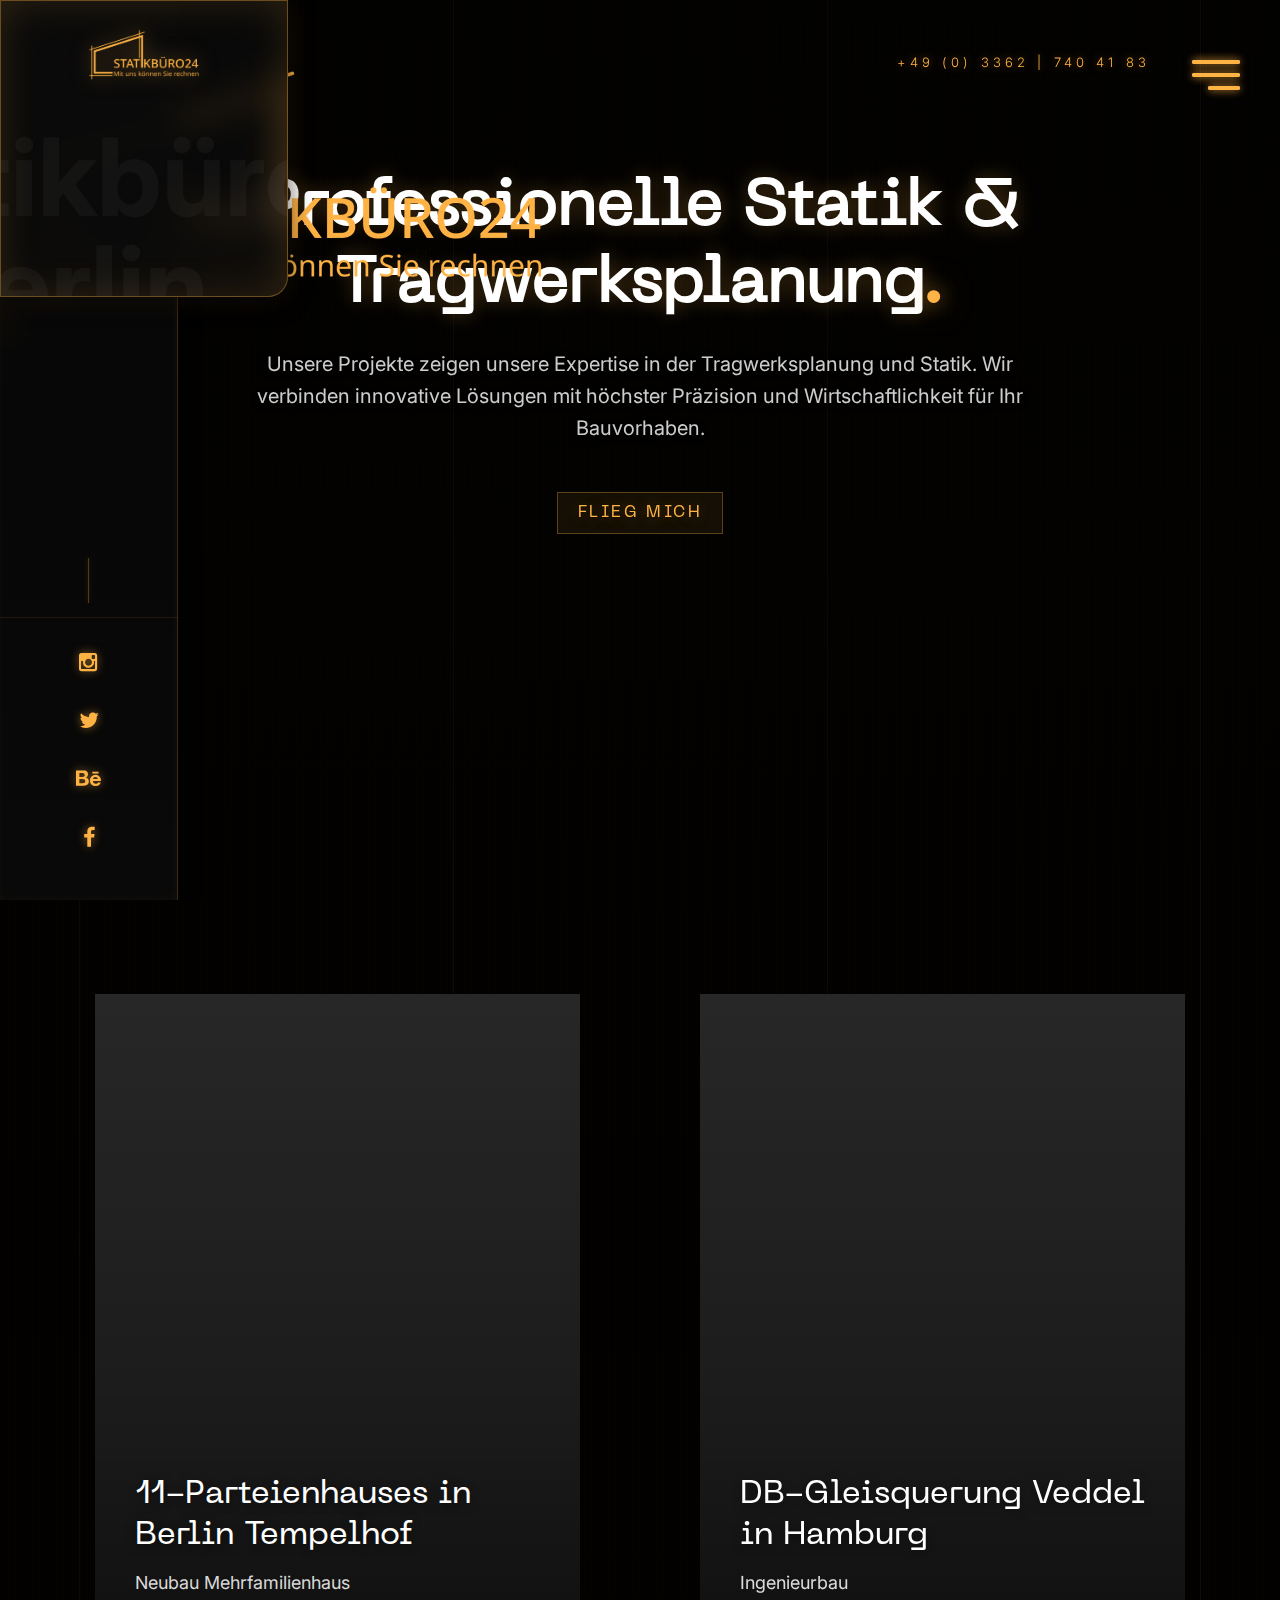
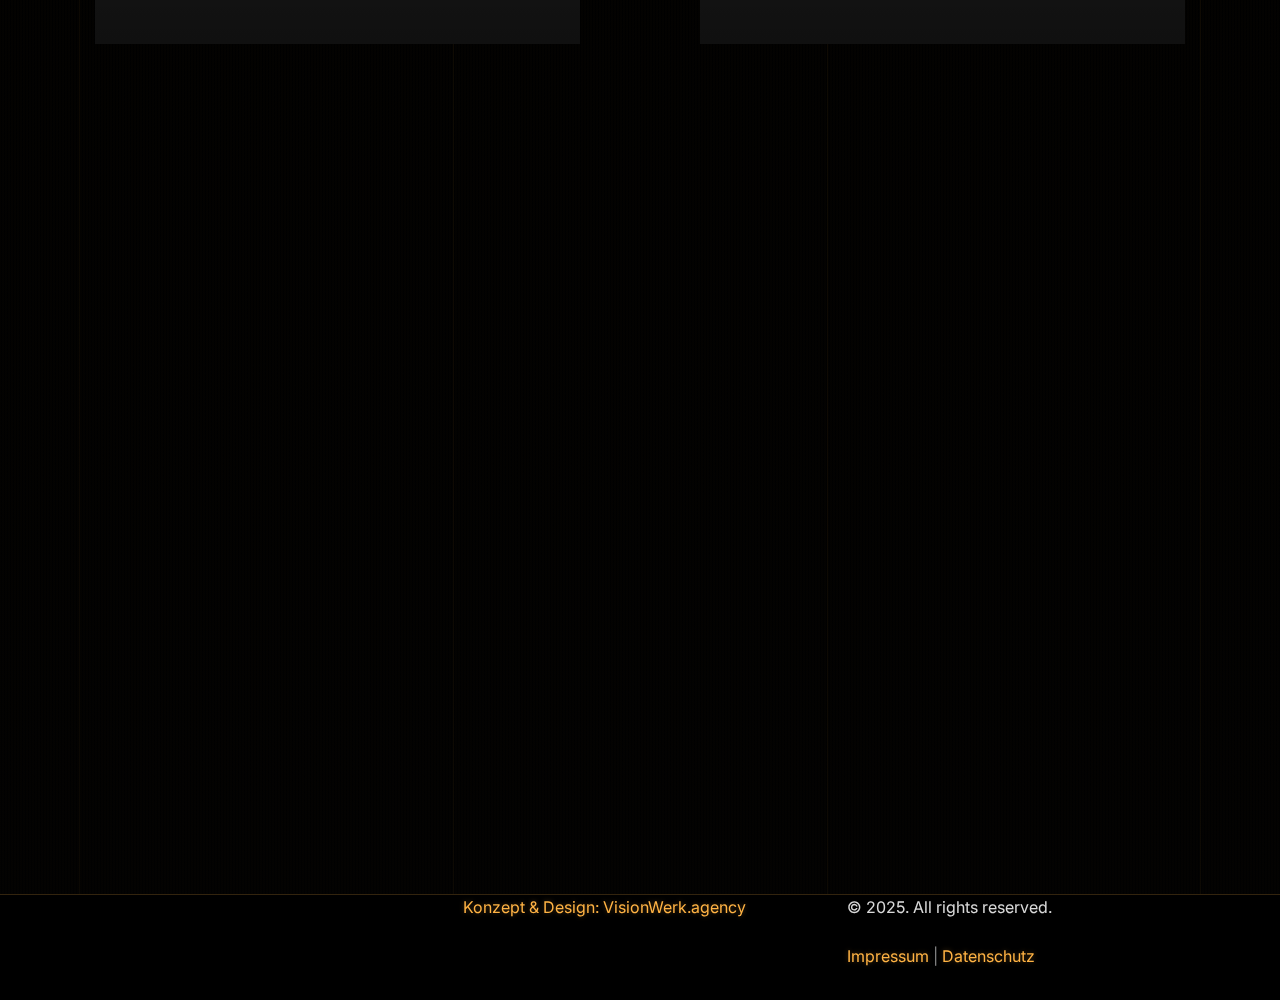
<file: statikb-ro-mobil-main/projekte.html>
<!DOCTYPE HTML>
<html lang="de">
<head>
<meta  charset="utf-8">
<meta name="viewport" content="width=device-width, initial-scale=1">
<meta name="description" content="Das Statikbüro 24 bietet professionelle Ingenieurleistungen im Bereich Statik und Bauwesen. Mit langjähriger Erfahrung in Planung, Berechnung und Überwachung von Bauprojekten sorgt das Unternehmen für sichere und wirtschaftliche Baukonstruktionen.">
<title>Projekte - Statikbüro24</title> 

<!-- Favicons -->
<link rel="shortcut icon" href="statikbüro-favicon.png">


<!-- Styles -->
<!-- Trasandina Font - Bitte über Adobe Fonts einbinden: https://fonts.adobe.com/fonts/trasandina -->
<link rel="preconnect" href="https://fonts.googleapis.com">
<link rel="preconnect" href="https://fonts.gstatic.com" crossorigin>
<!-- Fallback: Inter als ähnliche moderne Schriftart -->
<link href="https://fonts.googleapis.com/css2?family=Inter:wght@300;400;500;600;700&display=swap" rel="stylesheet">
<link href="css/style.css" rel="stylesheet" media="screen">
<link href="css/enhanced-styles.css" rel="stylesheet" media="screen">
<link href="css/des-inspiration.css" rel="stylesheet" media="screen">
<link href="css/liquid-glass.css" rel="stylesheet" media="screen">
<link href="css/neuemachina-font.css" rel="stylesheet" media="screen">
<link href="css/futuristic-design.css" rel="stylesheet" media="screen">
<link href="css/performance-animations.css" rel="stylesheet" media="screen">
</head>
<body>
  
    <!-- Loader -->
    <div class="loader">
      <div class="page-lines">
        <div class="container">
          <div class="col-line col-xs-4">
            <div class="line"></div>
          </div>
          <div class="col-line col-xs-4">
            <div class="line"></div>
          </div>
          <div class="col-line col-xs-4">
            <div class="line"></div>
            <div class="line"></div>
          </div>
        </div>
      </div>
      <div class="loader-brand"> 
        <div class="sk-folding-cube">
          <div class="sk-cube1 sk-cube"></div>
          <div class="sk-cube2 sk-cube"></div>
          <div class="sk-cube4 sk-cube"></div>
          <div class="sk-cube3 sk-cube"></div>
        </div>
      </div>
    </div>

    <!-- Header -->
    <header id="top" class="header-home">
        <div class="brand-panel">
          <a href="index.html" class="brand">
            <img class="brand-logo" style="width: 120px;" src="img/colored-logo.png" alt="Statikbüro24 Logo">
          </a>
          <div class="brand-name">Statikbüro Berlin</div>
          <div class="slide-number">
            <span class="current-number text-primary">0<span class="count">5</span></span>
            <sup><span class="delimiter">/</span> 0<span class="total-count"></span></sup>
          </div>
        </div>
        <div class="header-phone">+49 (0) 3362 | 740 41 83</div>
        <div class="vertical-panel"></div>
        <div class="vertical-panel-content">
          <div class="vertical-panel-info">
              <div class="line"></div>
           </div>
          <ul class="social-list">
            <li><a href="" class="fa fa-instagram"></a></li>
            <li><a href="" class="fa fa-twitter"></a></li>
            <li><a href="" class="fa fa-behance"></a></li>
            <li><a href="" class="fa fa-facebook"></a></li>
           </ul>  
        </div> 

        <!-- Navigation Desctop - DES.de Style -->

        <!-- Hamburger Menu Toggle -->
        <button class="hamburger-menu-toggle" id="hamburger-toggle" aria-label="Menü öffnen/schließen">
          <span class="hamburger-line"></span>
          <span class="hamburger-line"></span>
          <span class="hamburger-line"></span>
        </button>

        <nav class="navbar-desctop-des" id="desktop-nav-menu">
          <!-- Logo oben rechts -->
          <div class="nav-logo-top-right">
            <a href="index.html" class="brand-des">
              <img class="brand-logo" style="width: 120px;" src="img/colored-logo.png" alt="Statikbüro24 Logo">
            </a>
          </div>
          
          <!-- Zentrales vertikales Menü -->
          <div class="nav-menu-center">
            <ul class="nav-menu-vertical">
              <li class="nav-item-large">
                <a href="index.html">Interaktive Karte</a>
              </li>
              <li class="nav-item">
                <a href="index.html#about" class="js-target-scroll">Über uns</a>
              </li>
              <li class="nav-item active">
                <a href="projekte.html">Projekte</a>
              </li>
              <li class="nav-item has-submenu">
                <a href="projects.html">Leistungsportfolio</a>
                <ul class="nav-submenu">
                  <li><a href="projects.html#tragwerksplanung">Tragwerksplanung</a></li>
                  <li><a href="projects.html#standsicherheitsnachweis">Standsicherheitsnachweis</a></li>
                  <li><a href="projects.html#bauantrag">Bauantrag</a></li>
                  <li><a href="projects.html#bewehrungsplan">Bewehrungsplan</a></li>
                  <li><a href="projects.html#brandschutznachweis">Brandschutznachweis</a></li>
                  <li><a href="projects.html#schallschutznachweis">Schallschutznachweis</a></li>
                  <li><a href="projects.html#wärmeschutznachweis">Wärmeschutznachweis</a></li>
                  <li><a href="projects.html#energieausweis">Energieausweis</a></li>
                </ul>
              </li>
              <li class="nav-item">
                <a href="contacts.html">Kontakt</a>
              </li>
            </ul>
          </div>

          <!-- Vertikale Texte links -->
          <div class="nav-vertical-left">
            <div class="vertical-text">
              <a href="datenschutz.html">Datenschutz</a>
            </div>
            <div class="vertical-text">
              <a href="impressum.html">Impressum</a>
            </div>
            <div class="vertical-text">
              <span>© 2025</span>
            </div>
          </div>

          <!-- Sprache Selector unten mittig -->
          <div class="nav-language-center">
            <span class="lang-active">de</span> <span class="lang-separator">/</span> <span class="lang-inactive">en</span>
          </div>

          <!-- Social Media Icons unten rechts -->
          <div class="nav-social-bottom-right">
            <a href="" class="social-icon">in</a>
            <a href="" class="social-icon">k</a>
            <a href="" class="social-icon">f</a>
          </div>
        </nav>

        <!-- Navigation Mobile -->
        <nav class="navbar-mobile">
        <a href="index.html" class="brand">
          <img class="brand-logo" src="img/colored-logo.png" alt="Statikbüro24">
        </a>
          
          <div class="navbar-mobile-right">
            <a href="tel:+4933627404183" class="navbar-mobile-phone-btn">
              <span class="phone-btn-label">
                <i class="fa fa-phone"></i>
              </span>
            </a>
            
            <button class="hamburger-menu-toggle" id="hamburger-toggle-mobile" aria-label="Menü öffnen/schließen">
              <span class="hamburger-line"></span>
              <span class="hamburger-line"></span>
              <span class="hamburger-line"></span>
            </button>
          </div>
        </nav> 
    </header>

  <!-- Layout -->
  <div class="layout">
    
    <!-- Home / Hero Section -->
    
    <main class="main">
      <!-- Hero Content -->
      <div class="container">
        <div class="main-projekte-header">
          <h1 class="projekte-hero-title slide-in-right">Professionelle Statik & Tragwerksplanung<span class="text-primary">.</span></h1>
          <p class="projekte-hero-subtitle">Unsere Projekte zeigen unsere Expertise in der Tragwerksplanung und Statik. Wir verbinden innovative Lösungen mit höchster Präzision und Wirtschaftlichkeit für Ihr Bauvorhaben.</p>
          <div class="drone-container" style="margin-top: 3rem;">
            <a href="index.html" class="drone-button">
              <span class="drone-fly-label">Flieg mich</span>
              <div class="sketchfab-embed-wrapper">
                <iframe 
                  id="drone-hero"
                  title="Animated Drone Hero" 
                  frameborder="0" 
                  scrolling="no"
                  allowfullscreen 
                  mozallowfullscreen="true" 
                  webkitallowfullscreen="true" 
                  allow="autoplay; fullscreen; xr-spatial-tracking" 
                  xr-spatial-tracking 
                  execution-while-out-of-viewport 
                  execution-while-not-rendered 
                  web-share 
                  src="https://drone-fly-now.vercel.app/embed?transparent=true"
                  style="background: transparent; overflow: hidden;"
                ></iframe>
              </div>
            </a>
          </div>
        </div>
      </div>

    <!-- Content -->
    <div class="content">   
    
      <!-- Projekte Grid Section im DES.de Stil -->
      <section class="projekte-grid-section section">
        <div class="container">
          <div class="projekte-grid">
            
            <!-- Projekt 1 -->
            <div id="projekt-tempelhof" class="projekt-item slide-in-from-left">
              <div class="projekt-image">
                <img src="img/bg/Neubau-11-Parteienhauses-Tempelhof.jpg" alt="11-Parteienhauses in Berlin Tempelhof">
                <div class="projekt-overlay"></div>
              </div>
              <div class="projekt-info">
                <h2 class="projekt-title">11-Parteienhauses in Berlin Tempelhof</h2>
                <p class="projekt-description">Neubau Mehrfamilienhaus</p>
              </div>
            </div>

            <!-- Projekt 2 -->
            <div id="projekt-veddel" class="projekt-item slide-in-from-right">
              <div class="projekt-image">
                <img src="img/bg/Projekt-DB-Gleisquerung-Veddeljpg.jpg" alt="DB-Gleisquerung Veddel">
                <div class="projekt-overlay"></div>
              </div>
              <div class="projekt-info">
                <h2 class="projekt-title">DB-Gleisquerung Veddel in Hamburg</h2>
                <p class="projekt-description">Ingenieurbau</p>
              </div>
            </div>

            <!-- Projekt 3 -->
            <div id="projekt-worms" class="projekt-item slide-in-from-left">
              <div class="projekt-image">
                <img src="img/bg/Neubau.jpg" alt="Modernes Mehrfamilienhaus">
                <div class="projekt-overlay"></div>
              </div>
              <div class="projekt-info">
                <h2 class="projekt-title">Neubau eines Mehrfamilienhauses</h2>
                <p class="projekt-description">in Worms</p>
              </div>
            </div>

            <!-- Projekt 4 -->
            <div id="projekt-28-parteien" class="projekt-item slide-in-from-right">
              <div class="projekt-image">
                <img src="img/bg/28-Parteien-Haus-Architektur.jpg" alt="28 Parteien Haus">
                <div class="projekt-overlay"></div>
              </div>
              <div class="projekt-info">
                <h2 class="projekt-title">28 Parteien Haus</h2>
                <p class="projekt-description">Bauzeit 1,5 Jahre</p>
              </div>
            </div>

          </div>
        </div>
      </section>
    </main>

      <!-- Footer -->
      <footer id="footer" class="footer">     
        <div class="container">
          <div class="row-base row">
            <div class="col-base text-left-md col-md-4">
              <a href="index.html" class="brand">
                <img class="brand-logo" style="width: 120px;" src="img/colored-logo.png" alt="Statikbüro24 Logo">
              </a>
            </div>
            <div class="text-center-md col-base col-md-4">
              <a href="https://visionwerk.agency/" class="author-link">
                Konzept & Design: VisionWerk.agency
              </a>
            </div>
            <div class="text-right-md col-base col-md-4">
              <div class="footer-links-wrapper">
                <p class="footer-copyright">© 2025. All rights reserved.</p>
                <div class="footer-links">
                  <a href="impressum.html" class="footer-link">Impressum</a>
                  <span class="footer-separator">|</span>
                  <a href="datenschutz.html" class="footer-link">Datenschutz</a>
                </div>
              </div>
            </div>
          </div>
        </div>
      </footer>

      <!-- Lines -->
      <div class="page-lines">
        <div class="container">
          <div class="col-line col-xs-4">
            <div class="line"></div>
          </div>
          <div class="col-line col-xs-4">
            <div class="line"></div>
          </div>
          <div class="col-line col-xs-4">
            <div class="line"></div>
            <div class="line"></div>
          </div>
        </div>
      </div>
    </div>
  </div>

<!-- SCRIPTS -->
<script src="js/perf-helpers.js" defer></script>
<script src="js/jquery.min.js"></script>
<script src="js/bootstrap.min.js"></script>
<script src="js/smoothscroll.js" defer></script>
<script src="js/jquery.validate.min.js" defer></script>
<script src="js/wow.min.js" defer></script>
<script src="js/jquery.stellar.min.js" defer></script>
<script src="js/jquery.magnific-popup.js" defer></script>
<script src="js/owl.carousel.min.js" defer></script>
<script src="js/interface.js" defer></script>
<script src="js/scroll-animations.js" defer></script>

<style>
/* ===============================================
   PROJEKTE PAGE - DES.de Stil
   =============================================== */

.main-projekte {
  min-height: 60vh;
  padding: 170px 0 30px;
  background: linear-gradient(180deg, #272727 0%, rgba(39, 39, 39, 0.95) 100%);
  position: relative;
  display: flex;
  align-items: center;
  justify-content: center;
}

.main-projekte-header {
  text-align: center;
  max-width: 817px;
  margin: 0 auto;
  padding-top: 150px;
  padding-bottom: 100px;
}


/* Projekte Grid im DES.de Stil - Moderner wie im Bild */
.projekte-grid-section {
  padding: 80px 0;
  background: transparent;
  position: relative;
}

.projekte-grid-section .container {
  max-width: 1400px;
  margin: 0 auto;
  padding: 0 40px;
}

.projekte-grid {
  display: grid;
  grid-template-columns: repeat(2, 1fr);
  gap: 120px;
  margin: 0;
  width: 100%;
}

.projekt-item {
  position: relative;
  overflow: hidden;
  border-radius: 0;
  cursor: pointer;
  transition: all 0.6s cubic-bezier(0.4, 0, 0.2, 1);
  opacity: 0;
  transform: translateY(60px);
  width: 100%;
  height: 650px;
  background: #272727;
  scroll-margin-top: 120px; /* Damit die Projekte nicht hinter der Navbar verschwinden */
  scroll-margin-bottom: 0; /* Verhindert zusätzlichen Platz nach unten */
}

.projekt-item.visible {
  opacity: 1;
  transform: translateY(0);
}

.projekt-item.slide-in-from-left {
  transform: translateX(-100px) translateY(60px);
}

.projekt-item.slide-in-from-left.visible {
  transform: translateX(0) translateY(0);
}

.projekt-item.slide-in-from-right {
  transform: translateX(100px) translateY(60px);
}

.projekt-item.slide-in-from-right.visible {
  transform: translateX(0) translateY(0);
}

.projekt-item:hover {
  transform: scale(1.02);
  z-index: 10;
  box-shadow: 0 20px 60px rgba(0, 0, 0, 0.4);
}

.projekt-image {
  position: absolute;
  top: 0;
  left: 0;
  width: 100%;
  height: 100%;
  overflow: hidden;
  background: #272727;
}

.projekt-image img {
  width: 100%;
  height: 100%;
  object-fit: cover;
  transition: transform 0.8s cubic-bezier(0.4, 0, 0.2, 1);
  display: block;
}

.projekt-item:hover .projekt-image img {
  transform: scale(1.15);
}

.projekt-overlay {
  position: absolute;
  top: 0;
  left: 0;
  right: 0;
  bottom: 0;
  background: linear-gradient(180deg, 
    rgba(0, 0, 0, 0) 0%,
    rgba(0, 0, 0, 0.4) 60%,
    rgba(0, 0, 0, 0.85) 100%
  );
  opacity: 0.7;
  transition: opacity 0.4s ease;
  z-index: 1;
}

.projekt-item:hover .projekt-overlay {
  opacity: 0.85;
}

.projekt-info {
  position: absolute;
  bottom: 0;
  left: 0;
  right: 0;
  padding: 48px 40px;
  z-index: 2;
  width: 100%;
  box-sizing: border-box;
}

.projekt-title {
  font-family: 'neueMachina', 'Neue Machina', sans-serif;
  font-size: 32px;
  font-weight: 400;
  line-height: 1.3;
  letter-spacing: 0;
  color: #fff;
  margin: 0 0 12px 0;
  transition: transform 0.3s ease;
}

.projekt-item:hover .projekt-title {
  transform: translateY(-2px);
}

.projekt-description {
  font-family: 'Trasandina', 'Inter', -apple-system, BlinkMacSystemFont, 'Segoe UI', sans-serif;
  font-size: 18px;
  font-weight: 400;
  line-height: 1.5;
  letter-spacing: 0;
  color: rgba(255, 255, 255, 0.9);
  margin: 0;
}

/* Responsive Design */
@media (max-width: 991px) {
  
  .projekte-grid {
    grid-template-columns: 1fr;
    gap: 60px;
  }
  
  .projekt-item {
    height: 500px;
  }
  
  .projekt-image {
    position: absolute;
    top: 0;
    left: 0;
    width: 100%;
    height: 100%;
  }
  
  .projekt-info {
    padding: 32px 24px;
  }
  
  .projekt-title {
    font-size: 28px;
  }
  
  .projekt-description {
    font-size: 16px;
  }
  
  .projekt-item.slide-in-from-left,
  .projekt-item.slide-in-from-right {
    transform: translateY(60px);
  }
  
  .projekt-item.slide-in-from-left.visible,
  .projekt-item.slide-in-from-right.visible {
    transform: translateY(0);
  }
}

@media (max-width: 768px) {
  .main-projekte {
    padding: 80px 0 60px;
    min-height: 50vh;
  }
  
  .main-projekte-header {
    padding-bottom: 0 !important;
  }
  
  .projekt-item {
    height: 450px;
  }
  
  .projekte-grid-section .container {
    padding: 0 20px;
  }
  
  .projekte-grid {
    gap: 40px;
  }
  
  .projekt-image {
    position: absolute;
    top: 0;
    left: 0;
    width: 100%;
    height: 100%;
  }
  
  .projekt-info {
    padding: 24px 20px;
  }
  
  .projekt-title {
    font-size: 24px;
  }
  
  .projekt-description {
    font-size: 14px;
  }
}

@media (min-width: 1400px) {
  .projekt-title {
    font-size: 36px;
  }
  
  .projekt-description {
    font-size: 20px;
  }
}

/* Drone Container - Modern Layout */
.drone-container {
  display: flex;
  align-items: center;
  justify-content: center;
  margin-top: 60px;
  flex-wrap: wrap;
  position: relative;
  z-index: 1;
}

.drone-button {
  display: flex;
  flex-direction: column;
  align-items: center;
  justify-content: center;
  gap: 20px;
  text-decoration: none;
}


.drone-button .sketchfab-embed-wrapper iframe {
  width: 100% !important;
  height: 100% !important;
  border: none;
  display: block;
  background: transparent;
  position: relative;
  z-index: 1;
  overflow: hidden;
  /* Scrollbars in Safari/WebKit verstecken */
  -webkit-overflow-scrolling: touch;
  scrollbar-width: none; /* Firefox */
  -ms-overflow-style: none; /* IE und Edge */
}

/* Scrollbars in Safari/WebKit für iframe verstecken */
.drone-button .sketchfab-embed-wrapper iframe::-webkit-scrollbar {
  display: none !important;
  width: 0 !important;
  height: 0 !important;
  background: transparent !important;
}

.drone-button .sketchfab-embed-wrapper::-webkit-scrollbar {
  display: none !important;
  width: 0 !important;
  height: 0 !important;
  background: transparent !important;
}

/* Stelle sicher, dass der Wrapper keine Scrollbars zeigt */
.drone-button .sketchfab-embed-wrapper {
  width: 260px;
  height: 260px;
  position: relative;
  overflow: hidden !important;
  background: transparent;
  display: flex;
  align-items: center;
  justify-content: center;
  z-index: 1;
  order: 2;
  -webkit-overflow-scrolling: touch;
  scrollbar-width: none; /* Firefox */
  -ms-overflow-style: none; /* IE und Edge */
}

.drone-fly-label {
  position: relative;
  font-family: 'neueMachina', 'Neue Machina', sans-serif;
  font-size: 16px;
  font-weight: 400;
  letter-spacing: 0.15em;
  color: #ffb344 !important;
  text-transform: uppercase;
  white-space: nowrap;
  pointer-events: none;
  transition: all 0.4s cubic-bezier(0.4, 0, 0.2, 1);
  opacity: 1 !important;
  z-index: 2;
  text-shadow: 0 2px 8px rgba(0, 0, 0, 0.6), 0 0 15px rgba(255, 179, 68, 0.4);
  display: inline-block !important;
  visibility: visible !important;
  padding: 8px 20px;
  border: 1px solid rgba(255, 179, 68, 0.3);
  background: rgba(255, 179, 68, 0.08);
  backdrop-filter: blur(10px);
  margin-bottom: 0;
  position: relative;
  overflow: hidden;
  cursor: pointer;
  order: 1;
}

.drone-fly-label::before {
  content: '';
  position: absolute;
  top: 0;
  left: -100%;
  width: 100%;
  height: 100%;
  background: linear-gradient(90deg, transparent, rgba(255, 179, 68, 0.3), transparent);
  transition: left 0.6s ease;
}

.drone-button:hover .drone-fly-label {
  color: #fff !important;
  transform: translateY(-3px);
  border-color: rgba(255, 179, 68, 0.6);
  background: rgba(255, 179, 68, 0.15);
  box-shadow: 0 4px 20px rgba(255, 179, 68, 0.4), 0 0 30px rgba(255, 179, 68, 0.2);
  text-shadow: 0 2px 10px rgba(0, 0, 0, 0.8), 0 0 25px rgba(255, 179, 68, 0.7);
}

.drone-button:hover .drone-fly-label::before {
  left: 100%;
}

/* Pulsierender Glow-Effekt */
@keyframes pulseGlow {
  0%, 100% {
    box-shadow: 0 2px 10px rgba(255, 179, 68, 0.3), 0 0 20px rgba(255, 179, 68, 0.1);
  }
  50% {
    box-shadow: 0 4px 20px rgba(255, 179, 68, 0.5), 0 0 30px rgba(255, 179, 68, 0.3);
  }
}

.drone-fly-label {
  animation: pulseGlow 2s ease-in-out infinite;
}

.drone-button:hover .drone-fly-label {
  animation: none;
}

/* Responsive */
@media (max-width: 768px) {
  .drone-container {
    flex-direction: column;
    gap: 40px;
  }
  
  .drone-button {
    width: 240px;
    height: 240px;
  }
}

/* Drohne im Navigationsmenü */
.nav-item-drone {
  margin: 20px 0;
  list-style: none;
}

.nav-drone-link {
  display: inline-block;
  text-decoration: none;
  transition: all 0.4s cubic-bezier(0.4, 0, 0.2, 1);
}

.nav-drone-wrapper {
  width: 120px;
  height: 120px;
  position: relative;
  overflow: hidden;
  background: transparent;
  border-radius: 0;
  transition: all 0.4s cubic-bezier(0.4, 0, 0.2, 1);
}

.nav-drone-wrapper iframe {
  width: 100% !important;
  height: 100% !important;
  border: none;
  display: block;
  background: transparent;
}

.nav-drone-link:hover .nav-drone-wrapper {
  transform: scale(1.1);
  filter: drop-shadow(0 0 15px rgba(255, 179, 68, 0.5));
}

@media (max-width: 991px) {
  .main {
    min-height: auto !important;
    height: auto !important;
  }
}

/* Seite-lokales Override: .main nicht auf 100vh erzwingen */
.main {
  min-height: auto !important;
  height: auto !important;
}

/* Verhindert nur horizontales Scrollen, vertikales Scrollen bleibt erlaubt */
html,
body {
  overflow-x: hidden;
  -webkit-overflow-scrolling: touch; /* Smooth scrolling auf iOS */
}

body:not(.menu-open) {
  overflow-y: auto !important;
}

.footer {
  margin-bottom: 0 !important;
  padding-bottom: 2em;
  position: relative;
  background-color: #000 !important;
}

.page-lines {
  margin-bottom: 0 !important;
  padding-bottom: 0 !important;
  background-color: #000 !important;
}

/* Stelle sicher, dass nach dem Footer kein zusätzlicher Platz ist */
.layout > .content:last-child,
.layout > .content + .page-lines {
  margin-bottom: 0 !important;
}

/* Verhindert Scrolling über den Footer hinaus */
.footer::after {
  content: '';
  display: block;
  height: 0;
  visibility: hidden;
}

/* Begrenze scroll-margin-top, damit man nicht über den Footer hinaus scrollt */
.projekt-item[id] {
  scroll-margin-top: 120px;
  scroll-margin-bottom: 0;
}

/* Verhindere, dass scroll-margin zusätzlichen Platz im Dokument erzeugt */
.projekt-item[id]:last-of-type {
  scroll-margin-bottom: 0;
  margin-bottom: 0;
}

/* Stelle sicher, dass der Footer der letzte sichtbare Bereich ist */
.footer {
  position: relative;
  z-index: 1;
}

/* Verhindere Scrollen über den Footer hinaus - keine Elemente verstecken, die Bilder enthalten könnten */
</style>


<script>
// Verhindere direktes Springen zu Hash beim Laden der Seite
// Dies muss sehr früh ausgeführt werden, bevor der Browser springt
(function() {
  if (window.location.hash && window.location.hash !== '#top' && window.location.hash !== '') {
    // Speichere Hash
    var hash = window.location.hash;
    // Entferne Hash komplett aus URL, damit Browser nicht springt
    if (history.replaceState) {
      history.replaceState(null, null, window.location.pathname + window.location.search);
    } else {
      window.location.hash = '';
    }
    // Setze Scroll-Position auf oben - nur einmal, nicht aggressiv
    window.scrollTo(0, 0);
    if (document.documentElement) {
      document.documentElement.scrollTop = 0;
    }
    if (document.body) {
      document.body.scrollTop = 0;
    }
    
    // Speichere Hash für späteres Scrollen
    window._pendingHash = hash;
  }
})();

$(document).ready(function() {
  // Scroll-Restoration nur deaktivieren, wenn Hash vorhanden ist
  // Ansonsten normale Browser-Scroll-Restoration verwenden
  if (window.location.hash && window.location.hash !== '#top' && window.location.hash !== '') {
    if (window.history && window.history.scrollRestoration) {
      if ($(window).width() <= 991) {
        window.history.scrollRestoration = 'manual';
      }
    }
  }
  
  // Hamburger Menu Toggle
  $('.hamburger-menu-toggle').on('click', function() {
    $(this).toggleClass('active');
    $('#desktop-nav-menu').toggleClass('active');
    $('body, html').toggleClass('menu-open');
  });

  // Dropdown-Pfeil für Submenü - Mobile und Desktop
  $(document).on('click', '.nav-item.has-submenu > a', function(e) {
    e.preventDefault();
    e.stopPropagation(); // Verhindere Event-Bubbling zum Menü-Container
    var $navItem = $(this).parent('.nav-item.has-submenu');
    $navItem.toggleClass('active');
    
    // Force reflow um sicherzustellen, dass CSS angewendet wird
    void $navItem[0].offsetHeight;
    
    return false;
  });

  // Untermenü öffnet sich beim Hover, Link führt direkt zur Seite
  // Das Untermenü wird beim Hover automatisch über CSS angezeigt
  
  // Funktion zum Schließen des Menüs
  function closeMenu() {
    $('.hamburger-menu-toggle').removeClass('active');
    $('#desktop-nav-menu').removeClass('active');
    $('body, html').removeClass('menu-open');
  }
  
  // Menü schließen bei ALLEN Links im Menü - mit höchster Priorität
  // Wichtig: Dies muss für Anchor-Links (#about, projects.html#tragwerksplanung) funktionieren, damit das Menü schließt
  // bevor das Scrollen startet, genau wie bei Links zu anderen Seiten
  $(document).on('click', '#desktop-nav-menu a', function(e) {
    var $link = $(this);
    var href = $link.attr('href');
    var isSubmenuLink = $link.closest('.nav-submenu').length > 0;
    var isSubmenuToggle = $link.closest('.nav-item.has-submenu > a').length > 0;
    
    // Wenn es ein normaler Link ist (nicht Submenü-Toggle oder Submenü-Link)
    if (!isSubmenuLink && !isSubmenuToggle) {
      // Für Anchor-Links auf derselben Seite oder zu anderen Seiten: Schließe Menü UND scrollen zur Section
      if (href && (href.indexOf('#') === 0 || href.indexOf('index.html#') !== -1 || href.indexOf('projects.html#') !== -1)) {
        e.preventDefault(); // Verhindere Standard-Verhalten
        closeMenu(); // Schließe Menü zuerst
        
        // Prüfe ob Link zu einer anderen Seite führt
        var currentPage = window.location.pathname.split('/').pop() || 'index.html';
        var targetPage = null;
        
        if (href.indexOf('projects.html#') !== -1) {
          targetPage = 'projects.html';
        } else if (href.indexOf('index.html#') !== -1) {
          targetPage = 'index.html';
        }
        
        // Wenn Link zu einer anderen Seite führt, navigiere dorthin
        if (targetPage && targetPage !== currentPage) {
          setTimeout(function() {
            window.location.href = href;
          }, 100);
          return false;
        }
        
        // Extrahiere Hash aus href (kann "#about", "index.html#about" oder "projects.html#tragwerksplanung" sein)
        var hash = href.indexOf('#') !== -1 ? href.substring(href.indexOf('#')) : href;
        var target = $(hash);
        
        if (target.length) {
          // Warte kurz, damit Menü geschlossen ist, dann scrollen
          setTimeout(function() {
            var offset = ($(window).width() <= 991) ? 100 : 120;
            // Auf Mobile: Sofortiges Scrollen ohne Animation für flüssigeres Verhalten
            if ($(window).width() <= 991) {
              window.scrollTo({
                top: target.offset().top - offset,
                behavior: 'auto'
              });
            } else {
              $('html, body').animate({
                scrollTop: target.offset().top - offset
              }, 1000);
            }
          }, 100);
        }
        
        return false;
      } else {
        // Für Links zu anderen Seiten: Schließe Menü SOFORT
        closeMenu();
      }
    }
    // Submenü-Links (z.B. "Tragwerksplanung", "Bauantrag") schließen auch das Menü
    else if (isSubmenuLink) {
      if (href && (href.indexOf('#') === 0 || href.indexOf('projects.html#') !== -1 || href.indexOf('index.html#') !== -1)) {
        e.preventDefault();
        closeMenu();
        
        // Prüfe ob Link zu einer anderen Seite führt
        var currentPage = window.location.pathname.split('/').pop() || 'index.html';
        var targetPage = null;
        
        if (href.indexOf('projects.html#') !== -1) {
          targetPage = 'projects.html';
        } else if (href.indexOf('index.html#') !== -1) {
          targetPage = 'index.html';
        }
        
        // Wenn Link zu einer anderen Seite führt, navigiere dorthin
        if (targetPage && targetPage !== currentPage) {
          setTimeout(function() {
            window.location.href = href;
          }, 100);
          return false;
        }
        
        var hash = href.indexOf('#') !== -1 ? href.substring(href.indexOf('#')) : href;
        var target = $(hash);
        
        if (target.length) {
          setTimeout(function() {
            var offset = ($(window).width() <= 991) ? 100 : 120;
            // Auf Mobile: Sofortiges Scrollen ohne Animation für flüssigeres Verhalten
            if ($(window).width() <= 991) {
              window.scrollTo({
                top: target.offset().top - offset,
                behavior: 'auto'
              });
            } else {
              $('html, body').animate({
                scrollTop: target.offset().top - offset
              }, 1000);
            }
          }, 100);
        }
        
        return false;
      } else {
        closeMenu();
      }
    }
  });

  // ESC Taste zum Schließen
  $(document).on('keydown', function(e) {
    if (e.key === 'Escape' && $('#desktop-nav-menu').hasClass('active')) {
      $('.hamburger-menu-toggle').removeClass('active');
      $('#desktop-nav-menu').removeClass('active');
      $('body, html').removeClass('menu-open');
    }
  });

  // Slide-in Animation für Projekte beim Scrollen
  function checkScroll() {
    $('.projekt-item').each(function() {
      var elementTop = $(this).offset().top;
      var elementBottom = elementTop + $(this).outerHeight();
      var viewportTop = $(window).scrollTop();
      var viewportBottom = viewportTop + $(window).height();
      
      // Trigger 200px vor dem Element
      if (elementBottom > viewportTop - 200 && elementTop < viewportBottom + 200) {
        $(this).addClass('visible');
      }
    });
  }

  // Initial check
  checkScroll();
  
  // Check on scroll
  $(window).on('scroll', function() {
    checkScroll();
  });
  
  // Check on resize
  $(window).on('resize', function() {
    checkScroll();
  });

  // Kein automatisches Scrollen beim Laden der Seite
  // Browser-Scroll-Verhalten bleibt normal, außer bei Hash-Links
  
  // Scroll zu Projekt beim Laden der Seite, wenn Hash vorhanden ist (nur für Projekt-Hashes)
  var pendingHash = window._pendingHash || (window.location.hash && window.location.hash !== '#top' && window.location.hash !== '' ? window.location.hash : null);
  
  if (pendingHash) {
    var hash = pendingHash.substring(1); // Entferne das #
    var targetElement = $('#' + hash);
    
    if (targetElement.length) {
      // Warte kurz, damit die Seite vollständig geladen ist
      setTimeout(function() {
        var offset = 120;
        var targetTop = targetElement.offset().top - offset;
        var footerTop = $('.footer').offset().top;
        var windowHeight = $(window).height();
        var documentHeight = $(document).height();
        
        // Berechne maximale Scroll-Position: Footer sollte nicht über den Viewport hinausragen
        var maxScrollTop = Math.max(0, documentHeight - windowHeight);
        
        // Stelle sicher, dass wir nicht über den Footer hinaus scrollen
        var finalScrollTop = Math.min(targetTop, maxScrollTop);
        
        // Stelle sicher, dass das Element sichtbar ist, auch wenn wir nicht ganz zur berechneten Position scrollen können
        if (finalScrollTop < targetTop) {
          // Wenn das Element zu nah am Footer ist, scrollen wir so weit wie möglich,
          // aber stellen sicher, dass das Element noch sichtbar ist
          var elementBottom = targetElement.offset().top + targetElement.outerHeight();
          if (elementBottom > footerTop) {
            // Element ist teilweise oder vollständig hinter dem Footer
            // Scrollen wir so, dass das Element sichtbar ist, aber nicht über den Footer hinaus
            finalScrollTop = Math.min(targetTop, footerTop - windowHeight - 20);
          }
        }
        
        $('html, body').animate({
          scrollTop: finalScrollTop
        }, 800, function() {
          // Stelle Hash wieder in URL her nach dem Scrollen
          if (history.replaceState) {
            history.replaceState(null, null, pendingHash);
          } else {
            window.location.hash = pendingHash;
          }
        });
        
        // Stelle sicher, dass das Projekt sichtbar ist (für Animation)
        targetElement.addClass('visible');
      }, 500);
    }
    
    // Cleanup
    delete window._pendingHash;
  }
  
  // Verhindere Scrollen über den Footer hinaus - NUR auf Desktop
  // Auf Mobile komplett deaktiviert, da es das normale Scroll-Verhalten stört
  if ($(window).width() > 991) {
    var lastScrollTop = 0;
    var scrollTimeout;
    var isScrolling = false; // Flag um zu verhindern, dass während des Scrollens korrigiert wird
    
    $(window).on('scroll', function() {
      // Nur auf Desktop aktiv
      if ($(window).width() <= 991) {
        return;
      }
      
      // Wenn gerade gescrollt wird, nicht korrigieren
      if (isScrolling) {
        return;
      }
      
      clearTimeout(scrollTimeout);
      scrollTimeout = setTimeout(function() {
        var scrollTop = $(window).scrollTop();
        var windowHeight = $(window).height();
        var footer = $('.footer');
        
        if (footer.length) {
          var footerTop = footer.offset().top;
          var footerHeight = footer.outerHeight();
          var pageLines = $('.page-lines');
          var pageLinesHeight = pageLines.length ? pageLines.outerHeight() : 0;
          
          // Maximale Scroll-Position: Footer sollte am unteren Rand des Viewports sein
          var maxScrollTop = footerTop + footerHeight + pageLinesHeight - windowHeight;
          
          // Nur korrigieren wenn wirklich über die maximale Position hinaus gescrollt wurde
          // UND wenn nicht gerade eine Animation läuft
          if (scrollTop > maxScrollTop && !$('html, body').is(':animated')) {
            isScrolling = true;
            // Sanft zur maximalen Position scrollen
            $('html, body').animate({
              scrollTop: maxScrollTop
            }, 200, function() {
              isScrolling = false;
            });
          }
        }
        
        lastScrollTop = scrollTop;
      }, 50); // Längeres Timeout, um weniger aggressiv zu sein
    });
  }
  
  // Stelle sicher, dass die Dokumentenhöhe korrekt ist nach dem Laden - NUR auf Desktop
  // Auf Mobile deaktiviert, da es das normale Scroll-Verhalten blockiert
  if ($(window).width() > 991) {
    $(window).on('load', function() {
      // Nur auf Desktop aktiv
      if ($(window).width() <= 991) {
        return;
      }
      
      var footer = $('.footer');
      if (footer.length) {
        var footerTop = footer.offset().top;
        var footerHeight = footer.outerHeight();
        var pageLines = $('.page-lines');
        var pageLinesHeight = pageLines.length ? pageLines.outerHeight() : 0;
        var bodyHeight = footerTop + footerHeight + pageLinesHeight;
        
        // Stelle sicher, dass body/html nicht höher als nötig ist
        if ($(document).height() > bodyHeight + 50) {
          // Es gibt zusätzlichen Platz - möglicherweise durch scroll-margin oder andere Elemente
          // Setze max-height auf body, um Scrollen zu verhindern
          $('body').css('max-height', bodyHeight + 'px');
          $('html').css('max-height', bodyHeight + 'px');
        }
      }
    });
  }

  // Simuliere einen Click auf die Drohne beim Laden der Seite, damit sie vertikal zentriert ist
  // Aber verhindere die Navigation
  setTimeout(function() {
    const droneButton = document.querySelector('.drone-button');
    if (droneButton) {
      // Temporär den Link deaktivieren, damit kein Navigieren stattfindet
      const originalHref = droneButton.getAttribute('href');
      droneButton.setAttribute('href', '#');
      
      // Simuliere einen Click-Event
      const clickEvent = new MouseEvent('click', {
        view: window,
        bubbles: true,
        cancelable: true
      });
      droneButton.dispatchEvent(clickEvent);
      
      // Stelle den Original-Link nach kurzer Zeit wieder her
      setTimeout(function() {
        if (originalHref) {
          droneButton.setAttribute('href', originalHref);
        }
      }, 150);
    }
  }, 500); // Kurze Verzögerung, damit die Seite vollständig geladen ist

});
</script>
</body>
</html>
</file>
<file: css/app.bundle.css>
/* ------------------------------------------------------------------------------

  
  1.  Global

      1.1 General
      1.2 Typography
      1.3 Fields
      1.4 Buttons
      1.5 Icons
      1.6 Loader
      1.7 Content styles

  2.  Header 

      2.1 Brand
      2.2 Vertical Panel
      2.3 Navbar Desctop
      2.4 Navbar Desctop Affix
      2.5 Navbar Mobile
      2.6 Navbar Mobile Affix
      

  3.  Main

      3.1 Slider

  4.  About

      4.1 Services
      4.1 Object map

  5.  Projects

      5.1 Project Carousel
      5.2 Magnific popup
      5.3 Project Details

  6.  Experience
  7.  Clients
  8   Blog

      8.1 Blog Details
      8.2 Widgets
      8.3 Widget Recent Post

  9.  Contacts  
  10. Footer
  11. Responsive styles

      11.1 Min width: 768px
      11.2 Min width 992px
      11.3 Min width 1200px 
      11.4 Max height 480px

    
    
/*-------------------------------------------------------------------------------
  1. Global
-------------------------------------------------------------------------------*/



/* 1.1 General */



@import url('bootstrap.min.css');
@import url('font-awesome.min.css');
@import url('animate.css');
@import url('hover.css');
@import url('magnific-popup.css');
@import url('owl.carousel.css');
@import url('owl.transitions.css');


html{
  font-size: 100%;
  -webkit-font-smoothing: antialiased;
}

body{
  font-family: 'Trasandina', 'Inter', -apple-system, BlinkMacSystemFont, 'Segoe UI', Roboto, 'Helvetica Neue', Arial, sans-serif;
  font-size: 16px;
  line-height: 1.6;
  letter-spacing: 0;
  color: rgba(255,255,255,0.85);
  background-color: #000;
  -webkit-font-smoothing: antialiased;
  -moz-osx-font-smoothing: grayscale;
}

html {
  background-color: #000;
}

::-webkit-scrollbar{
  width: 8px;
  height: 8px;
}

::-webkit-scrollbar-thumb {
  cursor: pointer;
  background: #ffb344;
}

::selection{
  background-color:#ffb344;
  color:#fff;
}

-webkit-::selection{
    background-color:#ffb344;
    color:#fff;
}

::-moz-selection{
    background-color:#ffb344;
    color:#fff;
}



/* 1.2 Typography */

/* Moderne, einheitliche Schriftarten - Inter für Fließtext, Space Grotesk für Überschriften */

h1,
.h1{ 
  font-family: 'neueMachina', 'Neue Machina', sans-serif;
  font-weight: 400;
  font-size: 52px;
  line-height: 1.2;
  letter-spacing: 0;
  text-transform: none;
  color: #fff;
}

h2,
.h2{ 
  font-family: 'neueMachina', 'Neue Machina', sans-serif;
  font-weight: 400;
  font-size: 40px;
  line-height: 1.3;
  letter-spacing: 0;
  text-transform: none;
  color: #fff;
}

h3,
.h3{
  font-family: 'neueMachina', 'Neue Machina', sans-serif;
  font-size: 24px;
  line-height: 1.3;
  font-weight: 400;
  color:#fff;
  letter-spacing: 0;
}

h4,
.h4{
  font-family: 'neueMachina', 'Neue Machina', sans-serif;
  font-size: 24px;
  line-height: 1.4;
  font-weight: 400;
  color:#fff;
  letter-spacing: 0;
  text-transform: none;
}

h1 a,
.h1 a,
h2 a,
.h2 a,
h3 a,
.h3 a,
h4 a,
.h4 a{
  color:inherit;
}

h1 a:hover,
.h1 a:hover,
h2 a:hover,
.h2 a:hover,
h3 a:hover,
.h3 a:hover,
h4 a:hover,
.h4 a:hover{
  text-decoration: none;
}

p{
  margin-bottom: 1.5em;
  font-size: 16px;
  line-height: 1.6;
  color: rgba(255,255,255,0.85);
}

b, strong{
  font-family: 'Trasandina', 'Inter', -apple-system, BlinkMacSystemFont, 'Segoe UI', sans-serif;
  font-weight: 600;
}

ul{
  list-style: none;
  padding-left: 0;
}

a {
  color:#ffb344;
  -webkit-transition: color .3s ease-out;
       -o-transition: color .3s ease-out;
          transition: color .3s ease-out;
}

a:hover,
a:focus {
  color:#ffb344;
  outline: none;
}

a:focus{
  text-decoration: none;
}



/* 1.3 Fields */



.form-control,
textarea.form-control{
  font-size: 1em;
  height: 3.625em;
  border-radius: 0.75em;
  padding-left: 22px;
  color: #fff;
  background-color: #323232;
  border: 1px solid #323232;
  -webkit-box-shadow: none;
  box-shadow: none;
  -webkit-appearance: none;
  -webkit-transition: all .15s;
  -o-transition: all .15s;
  transition: all .15s;
}

textarea.form-control{
  height: 7.9em;
  padding-top: 1.1em;
  resize: none;
}

.form-control:focus{
  border-color: #ffb344;
  outline: 0;
  -webkit-box-shadow: none;
  box-shadow: none;
}

.form-control::-moz-placeholder {
  color: #fff;
  opacity: 1;
}

.form-control:-ms-input-placeholder {
  color: #fff;
}

.form-control::-webkit-input-placeholder {
  color: #fff;
}

.form-control.error{
  border-color:#ffb344;
}

.form-group{
  margin-bottom: 10px;
}

.wobble-error{
  -webkit-animation: hvr-wobble-horizontal 1s ease-in-out 0s 1 normal;
           animation: hvr-wobble-horizontal 1s ease-in-out 0s 1 normal;
}

label.error{
  display: none!important;
}



/* 1.4 Buttons */

.button-div {
  margin-top: 45px;
}
@media (max-width: 500px) {
  .button-div {
    margin-top: 20px;
  }
}

.btn{
  font-family: 'neueMachina', 'Neue Machina', sans-serif;
  position: relative;
  display: inline-block;
  border: 1px solid rgba(255, 179, 68, 0.3);
  border-radius: 0;
  padding: 8px 20px;
  font-size: 16px;
  font-weight: 400;
  color: #ffb344 !important;
  letter-spacing: 0.15em;
  text-transform: uppercase;
  text-decoration: none;
  background: rgba(255, 179, 68, 0.08);
  backdrop-filter: blur(10px);
  transition: all 0.4s cubic-bezier(0.4, 0, 0.2, 1);
  box-shadow: 0 2px 10px rgba(255, 179, 68, 0.3), 0 0 20px rgba(255, 179, 68, 0.1);
  text-shadow: 0 2px 8px rgba(0, 0, 0, 0.6), 0 0 15px rgba(255, 179, 68, 0.4);
  overflow: hidden;
  animation: pulseGlowBtn 2s ease-in-out infinite;
}

.btn::before {
  content: '';
  position: absolute;
  top: 0;
  left: -100%;
  width: 100%;
  height: 100%;
  background: linear-gradient(90deg, transparent, rgba(255, 179, 68, 0.3), transparent);
  transition: left 0.6s ease;
}

.btn:hover,
.btn:focus{
  color: #fff !important;
  transform: translateY(-3px);
  border-color: rgba(255, 179, 68, 0.6);
  background: rgba(255, 179, 68, 0.15);
  box-shadow: 0 4px 20px rgba(255, 179, 68, 0.4), 0 0 30px rgba(255, 179, 68, 0.2);
  text-shadow: 0 2px 10px rgba(0, 0, 0, 0.8), 0 0 25px rgba(255, 179, 68, 0.7);
  animation: none;
  outline: none;
}

.btn:hover::before,
.btn:focus::before {
  left: 100%;
}

@keyframes pulseGlowBtn {
  0%, 100% {
    box-shadow: 0 2px 10px rgba(255, 179, 68, 0.3), 0 0 20px rgba(255, 179, 68, 0.1);
  }
  50% {
    box-shadow: 0 4px 20px rgba(255, 179, 68, 0.5), 0 0 30px rgba(255, 179, 68, 0.3);
  }
}

/* Button hover bereits oben definiert */

.btn .icon-next{
  position: relative;
  top:-0.1em;
  margin-left: 0.6em;
  vertical-align: middle;
}

.btn-gray{
  background: rgba(50, 50, 50, 0.08);
  backdrop-filter: blur(10px);
  border-color: rgba(255, 255, 255, 0.3);
  color: #fff !important;
}

.btn-gray:hover{
  background: rgba(255, 179, 68, 0.15);
  border-color: rgba(255, 179, 68, 0.6);
  color: #fff !important;
}

.btn-shadow-1{
  box-shadow: 0 2px 10px rgba(255, 179, 68, 0.3), 0 0 20px rgba(255, 179, 68, 0.1);
}

.btn-shadow-2{
  box-shadow: 0 2px 10px rgba(255, 179, 68, 0.3), 0 0 20px rgba(255, 179, 68, 0.1);
}



/* 1.5 Icons */



.icon-next{
  display: inline-block;
  width:0.94em;
  height: 0.75em;
  background:url(../img/img-icon/next.png) 0 0 no-repeat;
  background-size:0.94em 0.75em;
}



/* 1.6 Loader */



.loader{
  position: fixed;
  overflow: hidden;
  z-index: 100;
  left: 0;
  top: 0;
  width: 100%;
  height: 100%;
  background:#272727;
  color:#fff;
  text-align: center;
}

.loader-brand{
  position: absolute;
  left:0;
  width: 100%;
  top:50%;
  -webkit-transform: translate(0, -50%);
      -ms-transform: translate(0, -50%);
       -o-transform: translate(0, -50%);
          transform: translate(0, -50%);
}

.sk-folding-cube {
  margin: 20px auto;
  width: 40px;
  height: 40px;
  position: relative;
  -webkit-transform: rotateZ(45deg);
          transform: rotateZ(45deg);
}

.sk-folding-cube .sk-cube {
  float: left;
  width: 50%;
  height: 50%;
  position: relative;
  -webkit-transform: scale(1.1);
      -ms-transform: scale(1.1);
          transform: scale(1.1); 
}

.sk-folding-cube .sk-cube:before {
  content: '';
  position: absolute;
  top: 0;
  left: 0;
  width: 100%;
  height: 100%;
  background-color: #ffb344;
  -webkit-animation: sk-foldCubeAngle 2.4s infinite linear both;
          animation: sk-foldCubeAngle 2.4s infinite linear both;
  -webkit-transform-origin: 100% 100%;
      -ms-transform-origin: 100% 100%;
          transform-origin: 100% 100%;
}

.sk-folding-cube .sk-cube2 {
  -webkit-transform: scale(1.1) rotateZ(90deg);
          transform: scale(1.1) rotateZ(90deg);
}

.sk-folding-cube .sk-cube3 {
  -webkit-transform: scale(1.1) rotateZ(180deg);
          transform: scale(1.1) rotateZ(180deg);
}

.sk-folding-cube .sk-cube4 {
  -webkit-transform: scale(1.1) rotateZ(270deg);
          transform: scale(1.1) rotateZ(270deg);
}

.sk-folding-cube .sk-cube2:before {
  -webkit-animation-delay: 0.3s;
          animation-delay: 0.3s;
}

.sk-folding-cube .sk-cube3:before {
  -webkit-animation-delay: 0.6s;
          animation-delay: 0.6s; 
}

.sk-folding-cube .sk-cube4:before {
  -webkit-animation-delay: 0.9s;
          animation-delay: 0.9s;
}

@-webkit-keyframes sk-foldCubeAngle {
  0%, 10% {
    -webkit-transform: perspective(140px) rotateX(-180deg);
            transform: perspective(140px) rotateX(-180deg);
    opacity: 0; 
  } 25%, 75% {
    -webkit-transform: perspective(140px) rotateX(0deg);
            transform: perspective(140px) rotateX(0deg);
    opacity: 1; 
  } 90%, 100% {
    -webkit-transform: perspective(140px) rotateY(180deg);
            transform: perspective(140px) rotateY(180deg);
    opacity: 0; 
  } 
}

@keyframes sk-foldCubeAngle {
  0%, 10% {
    -webkit-transform: perspective(140px) rotateX(-180deg);
            transform: perspective(140px) rotateX(-180deg);
    opacity: 0; 
  } 25%, 75% {
    -webkit-transform: perspective(140px) rotateX(0deg);
            transform: perspective(140px) rotateX(0deg);
    opacity: 1; 
  } 90%, 100% {
    -webkit-transform: perspective(140px) rotateY(180deg);
            transform: perspective(140px) rotateY(180deg);
    opacity: 0; 
  }
}



/* 1.7 Content styles */



.layout{
  position: relative;
  overflow: hidden;
}

.text-primary{
  color:#ffb344;
}

.page-lines{
  position: absolute;
  z-index: -1;
  left: 0;
  top:0;
  width: 100%;
  height: 100%;
}

.page-lines .col-line{
  padding: 0;
}

.page-lines .line{
  position: absolute;
  left: 0;
  width: 1px;
  height: 50000px;
  background-color:rgba(255,255,255,0.08);
}

.page-lines .col-line:last-child .line:last-child{
  left: auto;
  right: 0;
}

.row-base{
  margin-top: -3em;
}

.col-base{
  margin-top: 3em;
}

.section{
  position: relative;
  margin-bottom: 0;
  padding: 0 20px;
}

.section:first-of-type {
  margin-top: 0;
}

/* FAQ und About Sections ohne margin-bottom */
.section.faq,
.section.about,
.faq.section,
.about.section,
.faq-enhanced,
.faq-enhanced.section {
  margin-bottom: 0;
}

.section-header{
  position: relative;
}

.section-title{
  text-align: center;
  margin: 0 0 24px 0;
  font-family: 'neueMachina', 'Neue Machina', sans-serif;
  font-weight: 400;
  font-size: 40px;
  word-wrap: break-word;
  overflow-wrap: break-word;
  hyphens: auto;
  letter-spacing: 0;
  text-transform: none;
  line-height: 1.3;
  color: #fff;
}

.fade-title-left,
.fade-title-right{
  font-family: 'Trasandina', 'Inter', -apple-system, BlinkMacSystemFont, 'Segoe UI', sans-serif;
  font-weight: 700;
  font-size: 10.8em;
  line-height: 1;
  color: #fff;
  position: absolute;
  left: 0;
  top:0.03em;
  opacity: 0.03;
  -webkit-transform: translate(-50%, -50%);
  -ms-transform: translate(-50%, -50%);
  -o-transform: translate(-50%, -50%);
  transform: translate(-50%, -50%);
}

.fade-title-right{
  left:100%;
}

.section-content{
  margin-top: 60px;
}



/*-------------------------------------------------------------------------------
  2. Header
-------------------------------------------------------------------------------*/



.header-inner .vertical-panel-content{
  bottom:auto;
  top:12.2vmin;
}



/* 2.1 Brand */



.brand-panel{
  position: absolute;
  z-index: 4;
  left: 0;
  top:0;
  width: 32vmin;
  height: 33vmin;
  padding: 4.8vmin 2em 4.8vmin;
  background-color: #2b2b2b;
  text-align: center;
  -webkit-transition: all 0.3s;
  -o-transition: all 0.3s;
  transition: all 0.3s;
}

.brand{
  display: inline-block;
  font-family: 'Trasandina', 'Inter', -apple-system, BlinkMacSystemFont, 'Segoe UI', sans-serif;
  font-weight: 700;
  font-size:4vmin;
  line-height: 1;
  color: #fff;
}

.brand-panel .brand-logo,
.footer .brand-logo {
  display: inline-block !important;
}

.brand:hover,
.brand:focus{
  color: #fff;
  text-decoration: none;
}

.brand-name{
  position: absolute;
  z-index: -1;
  bottom: -0.4em;
  right:-0.38em;
  font-family: 'Trasandina', 'Inter', -apple-system, BlinkMacSystemFont, 'Segoe UI', sans-serif;
  font-weight: 700;
  font-size: 8.75em;
  line-height: 1;
  opacity: 0.04;
  color: #fff;
}

.slide-number{
  font-family: 'Trasandina', 'Inter', -apple-system, BlinkMacSystemFont, 'Segoe UI', sans-serif;
  margin-top: 8vmin;
}

.slide-number .current-number{
  font-size: 8vmin;
  letter-spacing: 0.1em;
  line-height: 1;
}

.slide-number sup{
  display: inline-block;
  position: relative;
  top:-3px;
  font-size: 2vmin;
  letter-spacing: 0.1em;
  color: #5e5e5e;
  vertical-align: top;
  margin-left: 0.46em;
}

.slide-number sup .delimiter{
  display: inline-block;
  margin-right: 0.4em;
}

.header-phone{
  font-family: 'Trasandina', 'Inter', -apple-system, BlinkMacSystemFont, 'Segoe UI', sans-serif;
  font-weight: 300;
  font-size: 14px;
  letter-spacing: 0.32em;
  position: fixed;
  z-index: 102;
  color: #ffb344;
  right: 130px; /* Rechts neben dem Hamburger-Menü (70px + 60px Abstand) */
  top: 53px; /* Vertikal zentriert mit Hamburger (40px + (70px/2) - (line-height/2)) */
  line-height: 1.5;
  padding: 0;
}

@media (max-width: 991px) {
  .header-phone{
    display: none;
  }
}



/* 2.2 Vertical Panel */



.vertical-panel,
.vertical-panel-content{
  position: absolute;
  width: 19.735vmin;
  left: 0;
  bottom: 0;
  text-align: center;
  -webkit-transition: all 0.3s;
  -o-transition: all 0.3s;
  transition: all 0.3s;
}

.vertical-panel{
  z-index: 3;
  height: 10000px;
  background-color: #2b2b2b;
}

.vertical-panel-content{
  z-index: 4;
}

.vertical-panel-info{
  margin-bottom: 3.5vmin;
}

.vertical-panel-info .line{
  height: 5vmin;
  width: 1px;
  margin:15px auto 0;
  background-color:#646464;
}

.vertical-panel-title{
  font-family: 'Trasandina', 'Inter', -apple-system, BlinkMacSystemFont, 'Segoe UI', sans-serif;
  font-weight: 600;
  font-size: 10px;
  white-space: nowrap;
  text-transform: uppercase;
  letter-spacing: 1em;
  color: #fff;
  position: relative;
  left: -6px;
  margin:0 auto;
  width: 1px;
  -webkit-transform: rotate(-90deg);
  transform: rotate(-90deg);
   -webkit-transform-origin: 0 0;
  transform-origin: 0 0;
}

@media (max-height: 850px){
  .vertical-panel-title{
    display: none;
  }
}

.social-list{
  margin-bottom: 3.5vmin;
}

.social-list li{
  margin-top: 3.8vmin;
}

.social-list .fa{
  font-size: 2.4vmin;
  color: #606060;
}

.social-list .fa:hover{
  color:#ffb344;
  text-decoration: none;
}



/* 2.3 Navbar Desctop */



/* Hamburger Menu Toggle - Modernes dreistrich-Icon wird zu X */
.hamburger-menu-toggle {
  position: fixed !important;
  top: 40px !important;
  right: 40px !important;
  z-index: 10000 !important;
  width: 70px;
  pointer-events: auto !important;
  cursor: pointer !important;
  height: 70px;
  background: transparent;
  border: none;
  cursor: pointer;
  display: flex !important;
  flex-direction: column;
  justify-content: center;
  align-items: flex-end;
  gap: 0;
  padding: 0;
  transition: all 0.3s ease;
  visibility: visible !important;
  opacity: 1 !important;
}

.hamburger-line {
  height: 4px;
  background-color: #ffb344;
  border-radius: 3px;
  transition: all 0.4s cubic-bezier(0.4, 0, 0.2, 1);
  display: block;
  transform-origin: center;
  position: relative;
  margin-left: auto; /* Stellt sicher, dass alle Linien rechts ausgerichtet sind */
}

/* Obere Linie - Standard, rechts ausgerichtet */
.hamburger-line:nth-child(1) {
  width: 48px;
  margin-top: 0;
}

/* Mittlere Linie - Standard, rechts ausgerichtet */
.hamburger-line:nth-child(2) {
  width: 48px;
  margin-top: 9px;
}

/* Untere Linie - Kleiner, rechts ausgerichtet */
.hamburger-line:nth-child(3) {
  width: 32px; /* Kleiner als die anderen, aber rechts ausgerichtet */
  margin-top: 9px;
}

.hamburger-menu-toggle:hover .hamburger-line {
  background-color: #ffb344;
  box-shadow: 0 0 12px rgba(255, 179, 68, 0.6);
}

.hamburger-menu-toggle:hover .hamburger-line:nth-child(3) {
  width: 38px; /* Wird beim Hover etwas länger */
  transition: width 0.3s ease;
}

/* Animation zu X - Verbessertes perfektes Kreuz */
.hamburger-menu-toggle.active .hamburger-line:nth-child(1) {
  transform: rotate(45deg);
  background-color: #ffb344;
  width: 48px;
  margin-top: 0;
  position: absolute;
  top: 50%;
  left: 50%;
  margin-left: -24px;
  margin-top: -2px;
}

/* Mittlere Linie wird unsichtbar */
.hamburger-menu-toggle.active .hamburger-line:nth-child(2) {
  opacity: 0;
  transform: scale(0);
  margin-top: 0;
}

/* Untere Linie rotiert nach oben - perfektes X */
.hamburger-menu-toggle.active .hamburger-line:nth-child(3) {
  transform: rotate(-45deg);
  background-color: #ffb344;
  width: 48px;
  margin-top: 0;
  position: absolute;
  top: 50%;
  left: 50%;
  margin-left: -24px;
  margin-top: -2px;
}

@media (max-width: 991px) {
  .hamburger-menu-toggle {
    display: flex !important;
    position: fixed !important;
    top: 40px !important;
    right: 40px !important;
    z-index: 10000 !important;
    width: 50px !important;
    pointer-events: auto !important;
    cursor: pointer !important;
    height: 50px !important;
    margin: 0 !important;
    visibility: visible !important;
    opacity: 1 !important;
  }
}

/* DES.de Style Navigation */
.navbar-desctop-des {
  position: fixed;
  z-index: 100;
  top: 0;
  left: 0;
  width: 100%;
  height: 100vh;
  display: none; /* Standardmäßig komplett ausgeblendet */
  align-items: center;
  justify-content: center;
  pointer-events: none;
  background: rgba(10, 10, 10, 0.98);
  backdrop-filter: blur(20px);
  -webkit-backdrop-filter: blur(20px);
  opacity: 0;
  visibility: hidden;
  transition: all 0.4s cubic-bezier(0.4, 0, 0.2, 1);
}

.navbar-desctop-des.active {
  display: flex; /* Nur wenn aktiv, anzeigen */
  opacity: 1 !important;
  visibility: visible !important;
  pointer-events: auto !important;
}

/* Body lock when menu is open */
/* Verhindere automatisches Scrollen nach oben auf Mobile */
  @media (max-width: 991px) {
    html {
      scroll-behavior: smooth !important; /* Smooth scrolling auch auf Mobile für bessere UX */
      -webkit-overflow-scrolling: touch !important;
      /* GPU-Beschleunigung für flüssigeres Scrollen */
      -webkit-transform: translateZ(0);
      transform: translateZ(0);
    }
    
    body {
      /* GPU-Beschleunigung */
      -webkit-transform: translateZ(0);
      transform: translateZ(0);
      -webkit-backface-visibility: hidden;
      backface-visibility: hidden;
      /* Optimierung für flüssigeres Scrollen */
      overscroll-behavior: contain;
      -webkit-overflow-scrolling: touch !important;
    }
    
    /* Scroll-Performance für Sections optimieren */
    .projects.section,
    .services-section {
      contain: layout style paint;
      will-change: auto;
    }
    
    .projects.section *,
    .services-section * {
      will-change: auto;
    }
  
}

body.menu-open,
html.menu-open {
  overflow: hidden !important;
  height: 100%;
}

body.menu-open .header-drone-container,
html.menu-open .header-drone-container {
  opacity: 0 !important;
  visibility: hidden !important;
  pointer-events: none !important;
}

@media (max-width: 991px) {
  .navbar-mobile {
    display: flex !important;
    z-index: 1003 !important;
    position: fixed !important;
  }
  
  /* Desktop Header Elemente auf Mobile ausblenden */
  .header-home .brand-panel,
  .header-home .header-phone,
  .header-home .vertical-panel,
  .header-home .vertical-panel-content {
    display: none !important;
  }
  
  /* Brand Panel und Vertical Panel sollten nicht fixed sein, nur in Hero-Section */
  .brand-panel,
  .vertical-panel,
  .vertical-panel-content {
    position: absolute !important;
    top: 0 !important;
    left: 0 !important;
  }
  
  /* Alle Hamburger-Menüs standardmäßig ausblenden */
  .hamburger-menu-toggle {
    display: none !important;
  }
  
  /* Hamburger-Icon im header-home auf Mobile ausblenden */
  .header-home .hamburger-menu-toggle {
    display: none !important;
  }
  
  /* Nur das Hamburger-Menü in navbar-mobile anzeigen */
  .navbar-mobile .hamburger-menu-toggle {
    display: flex !important;
    position: relative !important;
    top: auto !important;
    right: auto !important;
    width: 50px !important;
    height: 50px !important;
    margin: 0 !important;
    z-index: 1002 !important;
    pointer-events: auto !important;
    cursor: pointer !important;
  }
  
  /* Hamburger-Menü Button klickbar machen */
  .navbar-mobile .hamburger-menu-toggle,
  .navbar-mobile .hamburger-menu-toggle * {
    pointer-events: auto !important;
  }
  
  /* Mobile Menu Layout Anpassungen */
  .navbar-desctop-des {
    background: rgba(10, 10, 10, 0.98) !important;
    opacity: 0 !important;
    visibility: hidden !important;
    pointer-events: none !important;
    z-index: 1001 !important;
  }
  
  .navbar-desctop-des.active {
    opacity: 1 !important;
    visibility: visible !important;
    pointer-events: auto !important;
  }
  
  /* Alle Menüelemente klickbar machen - nur wenn Menü aktiv ist */
  .navbar-desctop-des.active .nav-menu-center,
  .navbar-desctop-des.active .nav-menu-vertical,
  .navbar-desctop-des.active .nav-item,
  .navbar-desctop-des.active .nav-item-large,
  .navbar-desctop-des.active .nav-item a,
  .navbar-desctop-des.active .nav-item-large a,
  .navbar-desctop-des.active .nav-submenu,
  .navbar-desctop-des.active .nav-submenu li a,
  .navbar-desctop-des.active .nav-vertical-left,
  .navbar-desctop-des.active .nav-vertical-left a,
  .navbar-desctop-des.active .nav-language-center,
  .navbar-desctop-des.active .nav-social-bottom-right,
  .navbar-desctop-des.active .nav-social-bottom-right a {
    pointer-events: auto !important;
  }
  
  /* Section Abstände auf Mobile gleichmäßig 120px */
  .section {
    margin-bottom: 0 !important;
    padding: 0 8px !important;
  }
  
  /* Erste Section sollte kein Top-Margin haben */
  .section:first-of-type {
    margin-top: 0 !important;
  }
  
  /* FAQ und About Sections ohne margin-bottom auf Mobile */
  .section.faq,
  .section.about,
  .faq.section,
  .about.section,
  .faq-enhanced,
  .faq-enhanced.section {
    margin-bottom: 0 !important;
  }
  
  /* Hauptnavigation links */
  .nav-menu-center {
    position: absolute !important;
    left: 20px !important;
    top: 50% !important;
    transform: translateY(-50%) !important;
    text-align: left !important;
    z-index: 1004 !important;
    display: none !important; /* Standardmäßig ausgeblendet */
    pointer-events: none !important;
  }
  
  .navbar-desctop-des.active .nav-menu-center {
    display: flex !important; /* Nur wenn Menü aktiv, anzeigen */
    pointer-events: auto !important;
  }
  
  .nav-menu-vertical {
    align-items: flex-start !important;
    gap: 24px !important;
    pointer-events: none !important; /* Standardmäßig nicht klickbar */
  }
  
  .navbar-desctop-des.active .nav-menu-vertical {
    pointer-events: auto !important;
  }
  
  .nav-item-large,
  .nav-item {
    font-size: 18px !important;
    text-align: left !important;
  }
  
  .nav-item-large a {
    font-size: 22px !important;
  }
  
  .nav-item a {
    font-size: 18px !important;
  }
  
  .nav-item-large a,
  .nav-item a {
    text-align: left !important;
    justify-content: flex-start !important;
  }
  
  /* Abstand für Untermenü auf Mobile anpassen */
  .nav-item.has-submenu {
    margin-bottom: 0 !important;
    position: relative;
  }
  
  /* Dropdown-Pfeil für Mobile-Menü Items mit Submenü */
  .nav-item.has-submenu > a::after {
    content: '▼';
    display: inline-block;
    margin-left: 8px;
    font-size: 0.7em;
    color: #ffb344;
    transition: transform 0.3s ease;
    vertical-align: middle;
  }
  
  .nav-item.has-submenu.active > a::after {
    transform: rotate(180deg);
  }
  
  .nav-item.has-submenu .nav-submenu {
    margin: 0 !important;
    padding: 0 !important;
    padding-left: 16px !important;
    margin-top: 0 !important;
    margin-bottom: 0 !important;
    /* Auf Mobile: immer sichtbar wenn aktiv */
    opacity: 0 !important;
    max-height: 0 !important;
    overflow: hidden !important;
    transition: max-height 0.3s ease, opacity 0.3s ease !important;
    display: block !important;
    flex-direction: column !important;
    visibility: hidden !important;
  }
  
  /* Hover auf Mobile deaktivieren - nur Click funktioniert */
  .nav-item.has-submenu:hover .nav-submenu {
    margin-top: 0 !important;
    max-height: 0 !important;
    opacity: 0 !important;
    visibility: hidden !important;
  }
  
  /* Nur wenn das Untermenü sichtbar ist, Margin hinzufügen */
  .nav-item.has-submenu.active .nav-submenu {
    margin-top: 12px !important;
    max-height: 500px !important;
    opacity: 1 !important;
    visibility: visible !important;
    display: block !important;
    flex-direction: column !important;
    padding-left: 16px !important;
  }
  
  .nav-item.has-submenu.active .nav-submenu li {
    display: block !important;
    opacity: 1 !important;
    visibility: visible !important;
  }
  
  /* Submenü Links auf Mobile besser sichtbar */
  .nav-submenu li a {
    display: block !important;
    padding: 8px 0 !important;
    opacity: 1 !important;
    visibility: visible !important;
    color: transparent !important;
    -webkit-text-stroke: 1px rgba(255, 179, 68, 0.6) !important;
  }
  
  .nav-submenu li a:hover {
    color: #ffb344 !important;
    -webkit-text-stroke: 1px #ffb344 !important;
  }
  
  /* Vertikale Texte rechts */
  .nav-vertical-left {
    position: absolute !important;
    right: 20px !important;
    top: 50% !important;
    transform: translateY(-50%) !important;
    transform-origin: center !important;
    display: flex !important;
    flex-direction: column !important;
    gap: 16px !important;
    align-items: flex-end !important;
    z-index: 1 !important;
    pointer-events: none !important;
  }
  
  .navbar-desctop-des.active .nav-vertical-left a,
  .navbar-desctop-des.active .nav-vertical-left .vertical-text {
    pointer-events: auto !important;
  }
  
  .vertical-text {
    writing-mode: vertical-rl !important;
    text-orientation: mixed !important;
    white-space: nowrap !important;
    font-size: 12px !important;
    transform: rotate(180deg) !important;
  }
  
  /* Copyright ausblenden auf Mobile */
  .nav-vertical-left .vertical-text:last-child {
    display: none !important;
  }
  
  /* Sprache Selector unten links */
  .nav-language-center {
    position: absolute !important;
    bottom: 20px !important;
    left: 20px !important;
    font-size: 14px !important;
    transform: translateX(0) !important;
  }
  
  /* Social Media Icons unten rechts */
  .nav-social-bottom-right {
    position: absolute !important;
    bottom: 20px !important;
    right: 20px !important;
    display: flex !important;
    flex-direction: row !important;
    gap: 12px !important;
  }
  
  .nav-social-bottom-right .social-icon {
    width: 40px !important;
    height: 40px !important;
    font-size: 16px !important;
  }
  
  /* Logo oben rechts ausblenden auf Mobile */
  .nav-logo-top-right {
    display: none !important;
  }
  
  /* === MOBILE: Elemente ausblenden === */
  .project-list-enhanced {
    display: none !important;
  }
  
  img[src="img/bg/380x370.jpg"],
  img.img-responsive[src="img/bg/380x370.jpg"] {
    display: none !important;
  }
  
  .experience.section {
    display: none !important;
  }
  
  /* === MOBILE: FAQ List Padding === */
  .faq-list {
    padding: 0 !important;
  }
}

/* Logo oben rechts - wird im aufgeklappten Zustand ausgeblendet */
.nav-logo-top-right {
  position: absolute;
  top: 40px;
  right: 40px;
  pointer-events: auto;
  transition: opacity 0.3s ease, visibility 0.3s ease;
}

.navbar-desctop-des.active .nav-logo-top-right {
  opacity: 0;
  visibility: hidden;
  pointer-events: none;
}

.brand-des {
  font-family: 'Trasandina', 'Inter', sans-serif;
  font-size: 1.2em;
  color: #ffb344; /* Koralle */
  text-decoration: none;
  display: none !important;
  align-items: center;
  gap: 8px;
}

.brand-des .text-primary {
  color: #ffb344;
}

/* Zentrales vertikales Menü */
.nav-menu-center {
  position: absolute;
  left: 50%;
  top: 50%;
  transform: translate(-50%, -50%);
  pointer-events: none;
  text-align: left;
  visibility: visible;
  box-sizing: border-box;
  display: none; /* Standardmäßig ausgeblendet */
  flex-direction: column;
  align-items: flex-start;
  list-style: none;
  padding: 0;
  margin: 0;
  gap: 42px;
}

/* Nur wenn Menü aktiv ist, anzeigen und klickbar machen */
.navbar-desctop-des.active .nav-menu-center {
  display: flex;
  pointer-events: auto;
}

.nav-menu-vertical {
  -webkit-text-size-adjust: 100%;
  -webkit-tap-highlight-color: rgba(0, 0, 0, 0);
  --primary-color: #ffb344;
  --background-dark: #272727;
  --background-card: #323232;
  --text-light: rgba(255, 255, 255, 0.5);
  --text-white: #fff;
  --border-color: #323232;
  --shadow-light: 0 2px 10px rgba(0, 0, 0, 0.3);
  --shadow-medium: 0 4px 20px rgba(0, 0, 0, 0.4);
  --shadow-heavy: 0 8px 30px rgba(0, 0, 0, 0.5);
  font-family: Trasandina, Inter, -apple-system, BlinkMacSystemFont, "Segoe UI", sans-serif;
  font-size: 16px;
  line-height: 1.5;
  letter-spacing: 0;
  color: var(--text-light);
  visibility: visible;
  pointer-events: none; /* Standardmäßig nicht klickbar */
  text-align: left;
  box-sizing: border-box;
  -webkit-font-smoothing: antialiased;
  display: flex;
  flex-direction: column;
  align-items: flex-start;
  list-style: none;
  padding: 0;
  margin: 0;
  gap: 42px;
}

/* Nur wenn Menü aktiv ist, klickbar machen */
.navbar-desctop-des.active .nav-menu-vertical {
  pointer-events: auto;
}

.nav-item,
.nav-item-large {
  position: relative;
}

.nav-item a,
.nav-item-large a {
  -webkit-text-size-adjust: 100%;
  -webkit-tap-highlight-color: rgba(0, 0, 0, 0);
  --primary-color: #ffb344;
  --background-dark: #272727;
  --background-card: #323232;
  --text-light: rgba(255, 255, 255, 0.5);
  --text-white: #fff;
  --border-color: #323232;
  --shadow-light: 0 2px 10px rgba(0, 0, 0, 0.3);
  --shadow-medium: 0 4px 20px rgba(0, 0, 0, 0.4);
  --shadow-heavy: 0 8px 30px rgba(0, 0, 0, 0.5);
  line-height: 1.5;
  visibility: visible !important;
  pointer-events: auto;
  text-align: left;
  list-style: none;
  box-sizing: border-box;
  -webkit-font-smoothing: antialiased;
  background-color: transparent;
  font-family: 'neueMachina', 'Neue Machina', monospace;
  font-size: 2.6em;
  font-weight: 400;
  display: block;
  position: relative;
  text-decoration: none;
  color: transparent !important;
  letter-spacing: 0.04em !important;
  text-shadow: none !important;
  filter: none !important;
  -webkit-text-stroke: 1px rgba(255, 179, 68, 0.45) !important;
  transition: color 0.35s, -webkit-text-stroke 0.35s, transform 0.35s !important;
}

.nav-item-large a {
  font-size: 2.4em;
}

/* Hover-Effekt: Menüpunkte füllen sich mit Farbe */
.nav-item a:hover,
.nav-item-large a:hover {
  -webkit-text-stroke: 1px #ffb344;
  color: #ffb344; /* Füllung mit Koralle */
  text-shadow: 0 0 20px rgba(255, 179, 68, 0.4);
  transform: scale(1.05);
}

/* Aktives Item in Koralle */
.nav-item.active a {
  color: #ffb344; /* solides Koralle */
  -webkit-text-stroke: 0;
  font-weight: 400;
  text-shadow: 0 0 20px rgba(255, 179, 68, 0.5);
}

/* Untermenü für Leistungsportfolio */
.nav-item.has-submenu {
  position: relative;
}

.nav-submenu {
  list-style: none;
  padding: 0;
  margin: 16px 0 0 0;
  display: flex;
  flex-direction: column;
  gap: 6px;
  align-items: flex-start;
  text-align: left;
  opacity: 0;
  max-height: 0;
  overflow: hidden;
  transition: all 0.3s ease;
}

/* Desktop: Hover-Effekte für Submenü */
@media (min-width: 992px) {
  /* Dropdown-Pfeil für Desktop-Menü Items mit Submenü */
  .nav-item.has-submenu > a::after {
    content: '▼';
    display: inline-block;
    margin-left: 8px;
    font-size: 0.7em;
    color: #ffb344;
    transition: transform 0.3s ease;
    vertical-align: middle;
  }
  
  .nav-item.has-submenu:hover > a::after,
  .nav-item.has-submenu.active > a::after {
    transform: rotate(180deg);
  }
  
  /* Desktop: Submenü öffnet sich beim Hover ODER wenn active Klasse gesetzt ist */
  .nav-item.has-submenu:hover .nav-submenu,
  .nav-item.has-submenu.active .nav-submenu {
    opacity: 1;
    max-height: 500px;
  }
  
  .nav-item.has-submenu:hover > a ~ .nav-submenu,
  .nav-item.has-submenu.active > a ~ .nav-submenu {
    opacity: 1;
    max-height: 500px;
  }
  
  /* Wenn active, bleibt Submenü auch ohne Hover sichtbar */
  .nav-item.has-submenu.active .nav-submenu {
    opacity: 1 !important;
    max-height: 500px !important;
    visibility: visible !important;
  }
}

.nav-item.has-submenu.active > a {
  color: rgba(255, 179, 68, 0.6);
}

.nav-submenu li a {
  font-size: 1.4em !important;
  text-align: left !important;
  -webkit-text-stroke: 1px rgba(255, 179, 68, 0.6);
  color: transparent;
  transition: all 0.3s ease;
}

/* Mobile: Schriftgröße für Submenu-Links */
@media (max-width: 991px) {
  .nav-submenu li a {
    font-size: 16px !important;
  }
}

.nav-submenu li a:hover {
  -webkit-text-stroke: 1px #ffb344;
  color: #ffb344; /* Füllung mit Koralle */
  text-shadow: 0 0 15px rgba(255, 179, 68, 0.4);
  transform: scale(1.03);
}

/* Vertikale Texte links */
.nav-vertical-left {
  position: absolute;
  left: 40px;
  bottom: 40px;
  display: flex;
  flex-direction: column-reverse;
  gap: 24px;
  align-items: flex-start;
  pointer-events: none; /* Standardmäßig nicht klickbar */
}

/* Nur wenn Menü aktiv ist, klickbar machen */
.navbar-desctop-des.active .nav-vertical-left {
  pointer-events: auto;
}

.vertical-text {
  writing-mode: vertical-rl;
  text-orientation: mixed;
  transform: rotate(180deg);
  font-family: 'Trasandina', 'Inter', sans-serif;
  font-size: 0.75em;
  color: #ffb344;
  letter-spacing: 0.1em;
}

.vertical-text a {
  color: #ffb344;
  text-decoration: none;
  transition: color 0.3s ease;
}

.vertical-text a:hover {
  color: #ffb344;
  opacity: 0.8;
}

/* Sprache Selector unten mittig */
.nav-language-center {
  position: absolute;
  bottom: 40px;
  left: 50%;
  transform: translateX(-50%);
  font-family: 'Trasandina', 'Inter', sans-serif;
  font-size: 0.85em;
  color: #ffb344;
  pointer-events: auto;
}

.lang-active {
  color: #ffb344;
}

.lang-separator {
  color: rgba(255, 179, 68, 0.5);
  margin: 0 4px;
}

.lang-inactive {
  color: rgba(255, 179, 68, 0.5);
}

/* Social Media Icons unten rechts */
.nav-social-bottom-right {
  position: absolute;
  bottom: 40px;
  right: 40px;
  display: flex;
  gap: 20px;
  pointer-events: auto;
}

.social-icon {
  width: 36px;
  height: 36px;
  border: 1px solid #ffb344;
  border-radius: 50%;
  display: flex;
  align-items: center;
  justify-content: center;
  font-family: 'Trasandina', 'Inter', sans-serif;
  font-size: 0.75em;
  color: #ffb344;
  text-decoration: none;
  transition: all 0.3s ease;
}

.social-icon:hover {
  border-color: #ffb344;
  color: #ffb344;
  background-color: rgba(255, 179, 68, 0.1);
}

/* Alte Navbar ausblenden wenn neue aktiv ist */
.navbar-desctop{
  display: none;
  position: absolute;
  z-index: 2;
  top:0;
  left:0;
  width: 100%;
  padding:5.9vmin 0 0;
}

.navbar-desctop .brand{
  display: none;
  position: relative;
  top:-0.22em;
  font-size: 1.6em;
}

.navbar-desctop-menu{
  float: right;
  font-family: 'Trasandina', 'Inter', -apple-system, BlinkMacSystemFont, 'Segoe UI', sans-serif;
  font-weight: 500;
  font-size: 0.81em;
  letter-spacing: 0.05em;
  text-transform: none;
  margin-bottom: 0;
  display: flex;
  align-items: center;
  height: 100%;
}

.navbar-desctop-menu li{
  position: relative;
  -webkit-perspective: 2000px;
  perspective: 2000px;
}

.navbar-desctop-menu li a {
  display: block;
  text-decoration: none;
  color: rgba(255,255,255,0.9);
  padding: 0;
  line-height: 1.5;
  transition: color 0.3s cubic-bezier(0.4, 0, 0.2, 1);
}

.navbar-desctop-menu li a:hover,
.navbar-desctop-menu .active > a{
  color: #ffb344;
}

.navbar-desctop-menu  > li{
  float: left;
  margin-left: 5.1em;
  display: flex;
  align-items: center;
}

.navbar-desctop-menu > li > a{
  color: #fff;
  background-color: transparent;
  margin-bottom: 0;
  display: flex;
  align-items: center;
}

.navbar-desctop-menu li ul{
  position: absolute;
  z-index: 10;
  left: 100%;
  top:60%;
  visibility: hidden;
  min-width: 200px;
  opacity: 0;
  box-shadow: 0 15px 35px rgba(0,0,0,0.1);
  background:rgba(50, 50, 50, 0.95);
  -webkit-transition: all .3s ease-out;
  -moz-transition: all .3s ease-out;
  transition: all .3s ease-out;
}

.navbar-desctop-menu > li > ul{
  left: -20px;
  margin-top: 0;
}

.navbar-desctop-menu li:hover > ul{
  top:0;
  visibility: visible;
  opacity: 1;
}

.navbar-desctop-menu > li:hover > ul{
  top:100%;
}

.navbar-desctop-menu li li{
  border-bottom: 1px solid rgba(255,255,255,0.05);
}

.navbar-desctop-menu li li:last-child{
  border-bottom: 0;
}

.navbar-desctop-menu li li a{
  color: #fff;
  padding: 12px 20px 10px;
}



/* 2.4 Navbar Desctop Affix */



.navbar-desctop.affix{
  position: fixed;
  z-index: 5;
  top:0;
  background-color: rgba(39, 39, 39, 0.98);
  backdrop-filter: blur(12px);
  -webkit-backdrop-filter: blur(12px);
  padding: 20px 0;
  box-shadow: 0 2px 24px rgba(0,0,0,0.15);
  border-bottom: 1px solid rgba(255,255,255,0.05);
}

.navbar-desctop.affix.affix-top{
  padding-top:2.2em;
}

.navbar-desctop.affix .brand{
  display: inline-block;
}

.navbar-desctop.affix .navbar-desctop-menu li a{
  color: #fff;
}

.navbar-desctop.affix .navbar-desctop-menu li > a:hover,
.navbar-desctop.affix .navbar-desctop-menu .active > a{
  color:#ffb344;
}



/* 2.5 Navbar Mobile */



.navbar-mobile{
  position: absolute;
  z-index: 2;
  left: 0;
  top:0;
  width: 100%;
  padding:6vmin 0;
}

.navbar-mobile .brand{
  display: flex !important;
  margin-left: 15px;
  font-size: 1.6em;
}

.navbar-collapse{
  border:0;
  background-color: rgba(50, 50, 50, 0.95);
  -webkit-box-shadow:none;
  box-shadow:none;
}

@media (max-height: 320px ){
  .navbar-collapse{
    max-height: 240px;
  }
}

.navbar-toggle{
  padding: 0;
  margin-top:0;
  margin-bottom: 0;
  border-radius: 0;
  border:0;
}

.navbar-toggle .icon-bar{
  background-color:#fff;
  height: 2px;
  width: 30px; 
}

.navbar-toggle .icon-bar + .icon-bar{
  margin-top:5px;
}

.navbar-toggle.collapsed .icon-bar{
  background-color: #fff;
}

.navbar-nav-mobile{
  font-family: 'Trasandina', 'Inter', -apple-system, BlinkMacSystemFont, 'Segoe UI', sans-serif;
  font-weight: 300;
  font-size: 0.9em;
  letter-spacing: 0.32em;
  text-transform: uppercase;
  padding-top: 1.2em;
  margin-bottom: 0;
}

.navbar-nav-mobile li{
  position: relative;
  border-top:1px solid rgba(255,255,255,0.1);
}

.navbar-nav-mobile li a{
  display: block;
  padding: 1em 1em;
  color: #fff;
  text-decoration: none;
}

.navbar-nav-mobile > .current > a{
  color: #ffb344;
}

.navbar-nav-mobile li a .fa-angle-down{
  position: relative;
  display: inline-block;
  vertical-align: middle;
}

.navbar-nav-mobile > .current > a .fa-angle-down{
  top:-0.2em;
  left:-0.3em;
  -webkit-transform: rotate(180deg);
  -ms-transform: rotate(180deg);
  -o-transform: rotate(180deg);
  transform: rotate(180deg);
}

.navbar-nav-mobile > .active > a,
.navbar-nav-mobile > .active > a:hover{
  background-color: #ffb344;
  color: #fff;
  -webkit-transition: none;
  -o-transition: none;
  transition: none;
}

.navbar-nav-mobile ul{
  display: none;
}

.navbar-nav-mobile li a:hover,
.navbar-nav-mobile li .active > a{
  color: #ffb344;
}



/* 2.6 Navbar Mobile Affix */



.navbar-mobile.affix{
  position: fixed;
  z-index: 5;
  background-color:rgba(50, 50, 50, 0.95);
  box-shadow: 0 0 35px rgba(0,0,0,0.1);
  padding: 1.2em 0;
}

.navbar-mobile.affix .brand{
  display: inline-block;
}

.navbar-mobile.affix .navbar-toggle .icon-bar{
  background-color:#ffb344;
}



/*-------------------------------------------------------------------------------
  3. Main
-------------------------------------------------------------------------------*/



/* Scroll Indicator für Iframe */
.scroll-down-indicator {
  position: absolute;
  bottom: 20%;
  right: 40px;
  width: 50px;
  height: 50px;
  display: flex;
  align-items: center;
  justify-content: center;
  background: rgba(255, 179, 68, 0.1);
  backdrop-filter: blur(10px);
  border: 1px solid rgba(255, 179, 68, 0.3);
  border-radius: 50%;
  z-index: 10;
  cursor: pointer;
  transition: all 0.3s ease;
  text-decoration: none;
}

.scroll-down-indicator:hover {
  background: rgba(255, 179, 68, 0.2);
  border-color: rgba(255, 179, 68, 0.6);
  transform: translateY(5px);
  box-shadow: 0 4px 20px rgba(255, 179, 68, 0.3);
}

.scroll-down-indicator svg {
  width: 24px;
  height: 24px;
  transition: transform 0.3s ease;
}

.scroll-down-indicator:hover svg {
  transform: translateY(3px);
}

@media (max-width: 991px) {
  .scroll-down-indicator {
    bottom: 100px;
    right: 20px;
    width: 45px;
    height: 45px;
  }
  
  .scroll-down-indicator svg {
    width: 20px;
    height: 20px;
  }
}

.main{
  position: relative;
  overflow: visible;
  min-height: 100vh;
  height: 100vh;
}

/* Auf Mobile: height: 100vh entfernen, damit man scrollen kann */
@media (max-width: 991px) {
  .main {
    height: auto !important;
    min-height: auto !important;
    overflow-y: auto !important;
    touch-action: pan-y; /* Erlaube vertikales Scrollen, aber Touch-Events an Iframe weitergeben */
  }
  
  /* Auf index.html: Iframe-Bereich kann scrollen */
  body.home-page .main {
    height: auto !important;
    min-height: 100vh !important;
  }
  
  /* Stelle sicher, dass html und body scrollen können */
  html, body {
    overflow-x: hidden !important;
    overflow-y: auto !important;
    -webkit-overflow-scrolling: touch !important;
    height: auto !important;
    max-height: none !important;
  }
  
  /* Stelle sicher, dass Iframe Touch-Events empfangen kann - wie natives Spiel */
  .main iframe,
  .main .frame {
    touch-action: none !important; /* Alle Touch-Events gehen direkt an Iframe, keine Seiten-Interaktion */
    pointer-events: auto !important;
    position: relative !important;
    overflow: hidden !important;
  }
  
  /* Verhindere Seiten-Scrollen komplett auf Mobile wenn Iframe aktiv */
  body.home-page .main {
    overflow: hidden !important;
  }
}

/* Scroll Indicator für Iframe */

.scroll-down-indicator {
  position: absolute;
  bottom: 20%;
  right: 40px;
  width: 50px;
  height: 50px;
  display: flex;
  align-items: center;
  justify-content: center;
  background: rgba(255, 179, 68, 0.1);
  backdrop-filter: blur(10px);
  border: 1px solid rgba(255, 179, 68, 0.3);
  border-radius: 50%;
  z-index: 10;
  cursor: pointer;
  transition: all 0.3s ease;
  text-decoration: none;
}

.scroll-down-indicator:hover {
  background: rgba(255, 179, 68, 0.2);
  border-color: rgba(255, 179, 68, 0.6);
  transform: translateY(5px);
  box-shadow: 0 4px 20px rgba(255, 179, 68, 0.3);
}

.scroll-down-indicator svg {
  width: 24px;
  height: 24px;
  transition: transform 0.3s ease;
}

.scroll-down-indicator:hover svg {
  transform: translateY(3px);
}

@media (max-width: 991px) {
  .scroll-down-indicator {
    bottom: 100px;
    right: 20px;
    width: 45px;
    height: 45px;
  }
  
  .scroll-down-indicator svg {
    width: 20px;
    height: 20px;
  }
}

.main{
  position: relative;
  overflow: visible;
  min-height: 100vh;
  height: 100vh;
}

/* Auf Mobile: height: 100vh entfernen, damit man scrollen kann */
@media (max-width: 991px) {
  .main {
    height: auto !important;
    min-height: auto !important;
    overflow-y: auto !important;
    touch-action: pan-y; /* Erlaube vertikales Scrollen, aber Touch-Events an Iframe weitergeben */
  }
  
  /* Auf index.html: Iframe-Bereich kann scrollen */
  body.home-page .main {
    height: auto !important;
    min-height: 100vh !important;
  }
  
  /* Stelle sicher, dass html und body scrollen können */
  html, body {
    overflow-x: hidden !important;
    overflow-y: auto !important;
    -webkit-overflow-scrolling: touch !important;
    height: auto !important;
    max-height: none !important;
  }
  
  /* Stelle sicher, dass Iframe Touch-Events empfangen kann - wie natives Spiel */
  .main iframe,
  .main .frame {
    touch-action: none !important; /* Alle Touch-Events gehen direkt an Iframe, keine Seiten-Interaktion */
    pointer-events: auto !important;
    position: relative !important;
    overflow: hidden !important;
  }
  
  /* Verhindere Seiten-Scrollen komplett auf Mobile wenn Iframe aktiv */
  body.home-page .main {
    overflow: hidden !important;
  }
}

/* Desktop: Iframe Styles */
.main iframe,
.main .frame {
  width: 100%;
  height: 100vh;
  min-height: 700px;
  border: none;
  display: block;
  position: absolute;
  top: 0;
  left: 0;
  z-index: 1;
  pointer-events: auto;
  touch-action: none; /* Verhindere Seiten-Scrollen, alle Touch-Events gehen direkt an Iframe */
  overflow: hidden;
}


.main-inner{
  position: relative;
  z-index: 1;
  min-height: 0;
  padding: 33.7vmin 0 33.7vmin;
}


.main-inner .page-lines{
  z-index: 1;
}

.main-inner:after{
  content:'';
  position: absolute;
  left: 0;
  width: 100%;
  height: 100%;
  top:0;
  background: -webkit-linear-gradient(bottom,  rgba(39,39,39,1) 0%,rgba(39,39,39,0.95) 26%,rgba(39,39,39,0.6) 100%); /* Chrome10-25,Safari5.1-6 */
  background: linear-gradient(to top,  rgba(39,39,39,1) 0%,rgba(39,39,39,0.95) 26%,rgba(39,39,39,0.6) 100%); /* W3C, IE10+, FF16+, Chrome26+, Opera12+, Safari7+ */
  pointer-events: none; /* Erlaube Klicks durch das Overlay zum Iframe */
}

.main-projects,
.main-contacts{
  padding: 34.2vmin 0 34vmin;
}

.main-project{
  padding: 33.7vmin 0 11vmin;
  background-size: cover;
  background-position: center 0;
}

.main-header{
  position: relative;
  z-index: 2;
  color: #fff;
  text-align: center;
  padding-left: 0;
  max-width: 817px;
  margin: 0 auto;
  padding-top: 150px;
  padding-bottom: 100px;
  pointer-events: none;
}

.main-header h1,
.main-header p {
  pointer-events: auto;
}

.main-header h1{
  color: #fff;
  margin: 0 0 32px 0;
  font-family: 'neueMachina', 'Neue Machina', sans-serif;
  font-weight: 400;
  letter-spacing: -0.02em;
  font-size: 64px;
  line-height: 1.2;
  text-align: center;
}

.main-header-subtitle {
  font-family: 'Trasandina', 'Inter', -apple-system, BlinkMacSystemFont, 'Segoe UI', sans-serif;
  font-size: 20px;
  font-weight: 400;
  line-height: 1.6;
  letter-spacing: 0;
  color: rgba(255, 255, 255, 0.85);
  margin: 0;
  text-align: center;
  max-width: 800px;
  margin-left: auto;
  margin-right: auto;
}



/* 3.1 Slider */



.rev_slider{
  color: #fff;
  min-height: 420px;
}

.rev_slider .btn{
  -webkit-transition: background-color .3s ease-out!important;
          transition: background-color .3s ease-out!important;
}

.tp-caption{
  padding: 0 20px;
  text-align: right;
}

.arrow-left,
.arrow-right{
  position: absolute;
  z-index: 4;
  bottom: 4vh;
  cursor: pointer;
  -webkit-transition: all 0.3s;
  -o-transition: all 0.3s;
  transition: all 0.3s;
}

.arrow-left{
  left: 22vmin;
}

.arrow-right{
  right: 15px;
  margin-left: 6em !important;
}

.arrow-left:after,
.arrow-right:before{
  content:'';
  display: inline-block;
  vertical-align: middle;
  background-color: transparent;
  font-family: 'Trasandina', 'Inter', -apple-system, BlinkMacSystemFont, 'Segoe UI', sans-serif;
  font-size: 1em;
  line-height: 1;
  letter-spacing: 0.05em;
  text-transform: none;
  font-weight: 500;
  color: #fff;
}

.arrow-left:after{
  content:'Zurück ';
}

.arrow-right:before{
  content:' Weiter';
}

.arrow-left:before,
.arrow-right:after{
  content:'';
  display: inline-block;
  vertical-align: middle;
  width:1.3em;
  height: 1em;
  opacity: 0.25;
  -webkit-transition: all 0.5s;
  -o-transition: all 0.5s;
  transition: all 0.5s;
}

.arrow-left:hover:before,
.arrow-right:hover:after{
  opacity: 1;
}

.arrow-left:before{
  background: url(../img/img-icon/prev.png) 0 0 no-repeat;
  background-size: 1.3em 1em;
  margin-right: 0.82em;
}

.arrow-right:after{
  background: url(../img/img-icon/next.png) 0 0 no-repeat;
  background-size: 1.3em 1em;
  margin-left: 0.72em;
}

.slide-title{
  font-family: 'Trasandina', 'Inter', -apple-system, BlinkMacSystemFont, 'Segoe UI', sans-serif;
  font-size: 50px;
  font-weight: 700;
  letter-spacing: 0.15em;
  text-transform: uppercase;
}

.slide-subtitle{
  font-size: 18px;
  line-height: 1.7;
}



/* ------------------------------------------------------------------------------- */
/*  4. About
/* ------------------------------------------------------------------------------- */



.bg-about{
  background: url(../img/bg/über-uns.webp) 50% 0 no-repeat;
  background-size: cover;
}

.entry-title{
  font-family: 'neueMachina', 'Neue Machina', sans-serif;
  font-weight: 400;
  font-size: 3.6em;
  margin:0 0 1em;
  letter-spacing: 0.1em;
}

.entry-text{
  font-size: 1em;
  line-height: 1.65;
}

.about .fade-title-left{
  top:1em;
}

.col-about-title{
  margin-top: 0;
  margin-bottom:1.1em; 
}

.col-about-info p:last-child{
  margin-bottom: 0; 
}

.col-about-img{
  position: relative;
}

.col-about-img img{
  display: block;
  box-shadow: 0 8px 25px rgba(0,0,0,0.2);
}



/* 4.1 Services */



.row-services{
  margin-left: -4.1em;
  margin-right: -4.1em;
}

.col-service{
  padding: 0 4.1em;
}

/* Nur für projects.html - weniger padding */
.projects .col-service{
  padding: 0 5px;
}

/* Für index.html Services (Leistungsportfolio) - mehr padding */
.services-section .col-service{
  padding: 0 1.5em;
}

.service-item{
  margin-bottom: 32px; 
  padding: 32px;
  background-color: rgba(255,255,255,0.02);
  border-radius: 12px;
  border: 1px solid rgba(255,255,255,0.05);
  transition: all 0.3s cubic-bezier(0.4, 0, 0.2, 1);
}

.service-item:hover{
  background-color: rgba(255,255,255,0.05);
  border-color: rgba(255, 179, 68, 0.3);
  transform: translateY(-4px);
  box-shadow: 0 8px 24px rgba(0,0,0,0.2);
}

.service-item:last-child{
  margin-bottom: 0;
}

/* Erste drei Service-Items kleiner - nur für About Section (Experten für Statik und Tragwerksplanung) */
.about .col-about-spec .service-item:nth-child(1),
.about .col-about-spec .service-item:nth-child(2),
.about .col-about-spec .service-item:nth-child(3) {
  padding: 24px;
  margin-bottom: 24px;
}

.about .col-about-spec .service-item:nth-child(1) h4,
.about .col-about-spec .service-item:nth-child(2) h4,
.about .col-about-spec .service-item:nth-child(3) h4 {
  font-size: 20px;
  margin-top: 18px;
  margin-bottom: 12px;
}

.about .col-about-spec .service-item:nth-child(1) p,
.about .col-about-spec .service-item:nth-child(2) p,
.about .col-about-spec .service-item:nth-child(3) p {
  font-size: 14px;
  line-height: 1.5;
}

.about .col-about-spec .service-item:nth-child(1) img,
.about .col-about-spec .service-item:nth-child(2) img,
.about .col-about-spec .service-item:nth-child(3) img {
  width: 40px;
  height: auto;
}

.service-item h4{
  margin-top: 24px;
  margin-bottom: 16px;
  font-size: 24px;
  line-height: 1.3;
}

.services .service-item h4{
  margin-top: 1.25em;
}

.service-item p:last-child{
  margin-bottom: 0;
}


/* 4.2 Object Map */



.objects{
  position: relative;
}

.object-label{
  position: absolute;
  width: 1em;
  height: 1em;
  background-color: #ffb344;
  box-shadow:0  0  70px 8px rgba(255, 179, 68, 0.75);
  border-radius: 50%;
  cursor: pointer;
  -webkit-transition: all 0.5s;
  -o-transition: all 0.5s;
  transition: all 0.5s;
}

.object-label:hover{
  box-shadow:none;
}

.popover.top{
  margin-top: -20px;
}

.object-info{
  position: absolute;
  display: none;
  z-index: 1;
  left: 50%;
  bottom: 40px;
  width: 12.4em;
  margin-left: -6.2em;
  padding: 1.1em 1.3em 3em;
  border:0;
  background-color: rgba(0,0,0,0.3);
  border-radius: 4px;
  -webkit-box-shadow: none;
  box-shadow:none;
}

.object-info.in{
  display: block;
}

.object-info:before{
  content: '';
  position: absolute;
  top: 100%;
  left: 50%;
  margin-left: -16px;
  width: 0;
  height: 0;
  border: 16px solid transparent;
  border-top: 14px solid rgba(0,0,0,0.3);
}

.object-title{
  font-size: 1em;
  font-family: 'Trasandina', 'Inter', -apple-system, BlinkMacSystemFont, 'Segoe UI', sans-serif;
  font-weight: 600;
  font-weight: normal;
  letter-spacing: 0.16em;
  text-transform: uppercase;
  color:#ffb344;
  padding: 0 0 1em;
  border-bottom:1px solid rgba(249,249,249,0.2);
  margin: 0 0 .5em;
}

.object-content{
  font-family: 'Trasandina', 'Inter', -apple-system, BlinkMacSystemFont, 'Segoe UI', sans-serif;
  font-weight: 300;
  font-size: 0.75em;
  line-height: 2.6;
  color: #fff;
  padding: 0;
}

.popover.top>.arrow{
  border-top-color: transparent;
}

.popover.top>.arrow:after{
  border-top-color:rgba(0,0,0,0.6);
}




/* ------------------------------------------------------------------------------- */
/*  5. Projects
/* ------------------------------------------------------------------------------- */



.bg-projects{
  position: relative;
  background:url(../img/bg/leistungsportfolio-statikbüro24.webp) 50% 0 no-repeat;
  background-size: cover;
}

.project{
  padding: 0;
  overflow: hidden;
  border-radius: 12px;
  box-shadow: 0 4px 16px rgba(0,0,0,0.1);
  transition: all 0.3s cubic-bezier(0.4, 0, 0.2, 1);
}

.project:hover {
  box-shadow: 0 8px 32px rgba(0,0,0,0.2);
  transform: translateY(-4px);
}

.project figure{
  position: relative;
}

.project figure img{
  display: block;
  width: 100%;
  height: 100%;
  object-fit: cover;
  transition: transform 0.6s cubic-bezier(0.4, 0, 0.2, 1);
}

.project figure:after{
  content:'';
  position: absolute;
  left: 0;
  top:0;
  width: 100%;
  height: 100%;
  background: linear-gradient(180deg, rgba(0,0,0,0) 0%, rgba(0,0,0,0.7) 100%);
  opacity: 0.8;
  transition: all 0.4s cubic-bezier(0.4, 0, 0.2, 1);
}

.project.project-light figure:after{
  opacity: 0.4;
}
    
.project figcaption{
  position: absolute;
  z-index: 1;
  left: 0;
  top:0;
  right:0;
  bottom:0;
  margin: 3.2em 0.6em;
}

.project-title{
  position: relative;
  top:0;
  left:0;
  margin:0;
  font-family: 'neueMachina', 'Neue Machina', sans-serif;
  font-weight: 400;
  font-size: 1.56em;
  line-height: 1.45;
  letter-spacing: 0.01em;
  color: #fff;
  text-transform: none;
  -webkit-transition: all 0.5s;
  -o-transition: all 0.5s;
  transition: all 0.5s;
}

.project-category{
  position: absolute;
  left: 0;
  bottom: 0;
  margin:0 0 -0.8em;
  font-family: 'Trasandina', 'Inter', -apple-system, BlinkMacSystemFont, 'Segoe UI', sans-serif;
  font-weight: 500;
  font-size: 14px;
  color: #fff;
  letter-spacing: 0.2em;
  -webkit-transform: rotate(-90deg);
  -ms-transform: rotate(-90deg);
  -o-transform: rotate(-90deg);
  transform: rotate(-90deg);
  -webkit-transform-origin: 0 0;
  transform-origin: 0 0;
  -webkit-transition: all 0.5s;
  -o-transition: all 0.5s;
  transition: all 0.5s;
}

.project-zoom{
  position: absolute;
  left: 50%;
  top:50%;
  width: 9em;
  height: 9em;
  margin:-4.5em;
  border-radius: 50%;
  background-color: rgba(255, 179, 68, 0.84);
  overflow: hidden;
  opacity: 0;
  -webkit-transform: scale(0.5);
  -ms-transform:scale(0.5);
  -o-transform:scale(0.5);
  transform:scale(0.5);
  -webkit-transition: all 0.7s;
  -o-transition: all 0.7s;
  transition: all 0.7s;
}

.project-zoom:after{
  content: '';
  position: absolute;
  left: 50%;
  top:50%;
  width: 2.625em;
  height:2.625em;
  background:url(../img/img-icon/zoom.png) 0 0 no-repeat;
  background-size: cover;
  -webkit-transform: translate(-50%, -50%);
  -ms-transform: translate(-50%, -50%);
  -o-transform: translate(-50%, -50%);
  transform: translate(-50%, -50%);
}

.project figure:hover:after{
  opacity: 0;
}

.project figure:hover img{
  -webkit-transform: scale(1.4);
  transform: scale(1.4);
}

.project figure:hover .project-title{
  top:30px;
  opacity: 0;
}

.project figure:hover .project-category{
  opacity: 0;
  letter-spacing: 2em;
}

.project figure:hover .project-zoom{
  opacity: 1;
  -webkit-transform: scale(1);
  -ms-transform:scale(1);
  -o-transform:scale(1);
  transform:scale(1);
}

.service-in-projects {
  padding-right: 5px !important;
  padding-left: 5px !important;
  height: 490px;
}

.hello {
  height: 490px;
}

/* Desktop: .hello auf 400px setzen */
@media (min-width: 992px) {
  .hello {
    height: 400px;
  }
  
  .service-in-projects {
    height: 400px;
  }
}

/* Mobile: .hello auf auto setzen, damit Text vollständig sichtbar ist */
@media (max-width: 991px) {
  .hello {
    height: auto;
    min-height: auto;
  }
  
  .service-in-projects {
    height: auto;
    min-height: auto;
  }
}


/* 5.1 Carousel */



.owl-prev,
.owl-next{
  position: absolute;
  top:50%;
  font-family: 'Trasandina', 'Inter', -apple-system, BlinkMacSystemFont, 'Segoe UI', sans-serif;
  font-size:1em;
  letter-spacing: 0.05em;
  text-transform: none;
  font-weight: 500;
  color: #fff;
  -webkit-transform: translateY(-50%);
  transform: translateY(-50%);
  -webkit-transition: all 0.3s;
  -o-transition: all 0.3s;
  transition: all 0.3s;
  opacity: 0.7;
}

.owl-prev:hover,
.owl-next:hover{
  opacity: 1;
}

.owl-prev{
  left: 0.8em;
  padding-left: 35px;
  background:url(../img/img-icon/prev.png) left 50% no-repeat;
  background-size: 1.3em 1em;
  
}

.owl-next{
  left: auto;
  right: 0.8em;
  padding-right: 35px;
  background:url(../img/img-icon/next.png) right 50% no-repeat;
  background-size: 1.3em 1em;
}



/* 5.2 Magnific popup */



.mfp-figure{
  box-shadow: none;
}

.mfp-iframe-scaler{
  overflow: visible;
}

.mfp-image-holder .mfp-close, 
.mfp-iframe-holder .mfp-close{
  padding: 0;
  margin-top: -10px;
  font-family: inherit;
  font-size: 40px;
  font-weight: 300;
  line-height: 0;
}

img.mfp-img{
  min-height: 460px;
}


.mfp-title{
  padding-right: 40px;
  font-size:1.2em;
  line-height: 1.2;
  margin-top: 3px;
  text-transform: uppercase;
  letter-spacing: 0.1em;
  padding-bottom: 10px;
}

.mfp-counter{
  top:5px;
}

.mfp-bg{
  background-color: #141414;
}

.mfp-arrow-left:before, .mfp-arrow-left .mfp-b{
  display: none;
}

.mfp-arrow-right:before, .mfp-arrow-right .mfp-b{
  display: none;
}

.mfp-wrap .mfp-content {
  -webkit-perspective: 1300px;
          perspective: 1300px
}

.mfp-wrap .mfp-figure,
.mfp-wrap .mfp-iframe-scaler {
  opacity: 0;
  -webkit-transform-style: preserve-3d;
  transform-style: preserve-3d;
  -webkit-transform:scale(0) rotateY(60deg);
  -o-transform:scale(0) rotateY(60deg);
  transform:scale(0) rotateY(60deg);
}

.mfp-bg {
  opacity: 0;
  -webkit-transition: .5s;
       -o-transition: .5s;
          transition: .5s;
}

.mfp-wrap .mfp-figure,
.mfp-wrap .mfp-iframe-scaler {
  opacity: 0;
  -webkit-transition: .3s ease-in-out;
       -o-transition: .3s ease-in-out;
          transition: .3s ease-in-out;
  -webkit-transform: rotateY(-60deg);
      -ms-transform: rotateY(-60deg);
       -o-transform: rotateY(-60deg);
          transform: rotateY(-60deg);
}

.mfp-bg {
  opacity: 0;
  -webkit-transition: .5s;
       -o-transition: .5s;
          transition: .5s;
}

.mfp-wrap.mfp-ready .mfp-figure,
.mfp-wrap.mfp-ready .mfp-iframe-scaler {
  opacity: 1;
  -webkit-transform:rotateX(0);
      -ms-transform:rotateX(0);
       -o-transform:rotateX(0);
          transform:rotateX(0);
}

.mfp-ready.mfp-bg {
  opacity: 0.8;
}

.mfp-wrap.mfp-removing .mfp-figure ,
.mfp-wrap.mfp-removing .mfp-iframe-scaler {
  opacity: 0;
  -webkit-transform: rotateX(-60deg);
      -ms-transform: rotateX(-60deg);
       -o-transform: rotateX(-60deg);
          transform: rotateX(-60deg);
  
}

.mfp-zoom-out-cur, 
.mfp-zoom-out-cur 
.mfp-image-holder .mfp-close{
  cursor:url(../img/zoom-out.cur), zoom-out;
}

.mfp-removing.mfp-bg {
  opacity: 0;
}



/* 5.3 Project Details */



.project-title-info{
  font-family: 'Trasandina', 'Inter', -apple-system, BlinkMacSystemFont, 'Segoe UI', sans-serif;
  font-weight: 700;
  font-size: 2vmin;
  text-transform: none;
  letter-spacing: 0.02em;
  margin-top: 2.2em;
  margin-left: -1.8em;
}

.project-title-info .project-info-item{
  display: inline-block;
  margin-left: 1.8em;
}

.project-details-item{
  position: relative;
}

.project-details-img{
  position: relative;
  padding: 0;
}

.project-details-info{
  background-color: #ffb344;
  padding: 4.8em 3.1em 4.8em;
  color:#fff;
}

.project-details-title{
  position: relative;
  font-family: 'Trasandina', 'Inter', -apple-system, BlinkMacSystemFont, 'Segoe UI', sans-serif;
  font-weight: 600;
  font-size: 1.9em;
  line-height: 1.5;
  text-transform: none;
  color: #fff;
  margin: 0 0 0.7em;
}

.project-details-title:before{
  content: '';
  position: absolute;
  bottom: -0.35em;
  width: 10em;
  border-top: 1px solid #ededed;
  left: -4.4em;
  width: 5.5em;
}

.project-details-descr{
  font-size: 1.1em;
  line-height: 1.62;
}

.project-details-descr p:last-child{
  margin-bottom: 0;
}

.project-details-item:nth-child(even) .project-details-info{
  right:0;
  left: auto;
  top:13%;
  background-color: #212121;
}



/* ------------------------------------------------------------------------------- */
/*  6. Experience
/* ------------------------------------------------------------------------------- */



.experience{
  text-align: center;
}

.text-parallax {
  background: no-repeat 0 0;
  display: inline-block;
}

.text-parallax-content{
  font-family: 'Trasandina', 'Inter', -apple-system, BlinkMacSystemFont, 'Segoe UI', sans-serif;
  font-weight: 700;
  font-size: 21.8em;
  line-height: 1;
  overflow: hidden;
  margin-bottom: 0;
  background: #272727;
  color:#fff;
  mix-blend-mode: darken;
  -ms-mix-blend-mode:darken;
}

.experience-info{
  position: relative;
  top: -0.75em;
  font-family: 'Trasandina', 'Inter', -apple-system, BlinkMacSystemFont, 'Segoe UI', sans-serif;
  font-size: 1.5625em;
  line-height: 1.45;
  letter-spacing: 0.01em;
  display: inline-block;
  text-align: left;
  margin:0 0 0 0.5em;
}



/* ------------------------------------------------------------------------------- */
/*  7. Clients
/* ------------------------------------------------------------------------------- */



.clients{
  text-align: center;
}

/* Elfsight Google Reviews Widget Styles */
.clients .section-content {
  margin-top: 60px;
  min-height: 400px; /* Mindesthöhe für Widget */
  width: 100%;
  display: block;
}

/* Elfsight App Container */
.elfsight-app-ead9122e-f2bf-4770-8f37-ee1a083c4c4d {
  display: block !important;
  visibility: visible !important;
  opacity: 1 !important;
  width: 100% !important;
  min-height: 400px !important;
  position: relative !important;
  z-index: 1 !important;
}

/* Stelle sicher, dass iframes innerhalb des Widgets sichtbar sind */
.elfsight-app-ead9122e-f2bf-4770-8f37-ee1a083c4c4d iframe {
  display: block !important;
  visibility: visible !important;
  opacity: 1 !important;
  width: 100% !important;
  min-height: 400px !important;
  border: none !important;
}

.clients-list{
  margin:-3.8em -1.95em 0;
}

.clients-list .client{
  display: inline-block;
  vertical-align: middle;
  padding: 3.8em 1.95em 0;
  margin:0;
}

.clients-list .client img{
  opacity: 0.3;
  display: block;
  -webkit-transition: all 0.5s;
  -o-transition: all 0.5s;
  transition: all 0.5s;
}

.clients-list .client a:hover img{
  opacity: 1;
}



/* ------------------------------------------------------------------------------- */
/*  8. Blog
/* ------------------------------------------------------------------------------- */



.bg-blog{
  background: url(../img/bg/blog.jpg) 50% 0 no-repeat;
  background-size: cover;
}

.blog{
  position: relative;
  margin-bottom: 3em;
  margin-right: 1px;
  background-color: #373737;
  box-shadow:0 1px 15px rgba(0,0,0,0.08);
}

.blog:last-child{
  margin-bottom: 0;
}

.blog-thumbnail{
  position: static;
}

.blog-thumbnail-bg {
  position: absolute;
  left: 0;
  top: 0;
  bottom: 0;
  right: 5px;
  padding: 0;
  border-radius: 0.25em 0 0 0.25em;
  overflow: hidden;
  background-size: cover;
  background-position: 50% 0;
}

.blog-thumbnail-img img{
  border-radius: 0.25em 0.25em 0 0;
}

.blog-info{
  padding: 3.3em 3em;
}

.blog-info .blog-tags a{
  background-color: #434343;
}

.blog-tags{
  font-family: 'Trasandina', 'Inter', -apple-system, BlinkMacSystemFont, 'Segoe UI', sans-serif;
  font-weight: 600;
  margin-top:-0.8em;
}

.blog-tags a{
  display: inline-block;
  font-size: 0.75em;
  line-height: 1;
  padding: 0.77em 1.1em 0.77em;
  border-radius: 2em;
  background-color: #333333;
  text-transform: uppercase;
  color:#6f6f6f;
  margin-top: 0.8em;
  margin:0.8em 0.7em 0 0;
  -webkit-transition: all 0.2s;
  transition: all 0.2s;
}

.blog-tags a:hover{
  background-color:#ffb344;
  text-decoration: none;
  color: #fff;
}

.blog-title{
  font-family: 'Trasandina', 'Inter', -apple-system, BlinkMacSystemFont, 'Segoe UI', sans-serif;
  font-weight: 600;
  font-size: 1.5em;
  line-height: 1.333;
  margin: 1.8em 0 0.8em;
  letter-spacing: 0.01em;
}

.blog-info p{
  margin-bottom: 0;
  color:#fff;
}

.blog-meta{
  font-size: 0.88em;
  color:#b4b4b4;
  overflow: hidden;
}

.blog-meta .author{
  color: #686868;
  float: left;
}

.blog-meta .author a{
  font-family: 'Trasandina', 'Inter', -apple-system, BlinkMacSystemFont, 'Segoe UI', sans-serif;
  font-weight: 600;
  color:#686868;
}

.blog-meta .author a:hover{
  text-decoration: none;
  color:#ffb344;
}

.blog-meta .time{
  float: right;
  color:#686868;
}

.blog-info .blog-meta{
  border-top:1px solid #474747;
  margin-top: 1.7em;
  padding-top: 1.7em;
}

.read-more{
  display: inline-block;
  font-family: 'Trasandina', 'Inter', -apple-system, BlinkMacSystemFont, 'Segoe UI', sans-serif;
  font-weight: 600;
  font-size: 0.88em;
  letter-spacing: 0.05em;
  text-transform: none;
  padding-right: 2em;
  background:url(../img/img-icon/read-more.png) right 50% no-repeat;
  -webkit-transition: all 0.3s;
  -o-transition: all 0.3s;
  transition: all 0.3s;
}

.read-more:hover{
  text-decoration: none;
  background-position: 95% 50%;
}

.blog-info .read-more{
  margin-top: 2.8em;
}



/* 8.1 Blog Details */



.blog-details{
  margin-bottom:8.3em;
}

.col-secondary{
  margin-top: 7.1em;
}

.post-header{
  margin-bottom: 5em;
}

.post-header h3{
  font-family: 'Trasandina', 'Inter', -apple-system, BlinkMacSystemFont, 'Segoe UI', sans-serif;
  font-weight: 600;
  font-size: 2.2em;
  line-height: 1.43;
  margin:0 0 0 0;
}

.post-header .blog-meta{
  margin-top: 2.45em;
}

.post-thumbnail{
  margin-bottom: 2.5em;
}

.post-thumbnail img{
  width: 100%;
  border-radius: 0.25em;
}

.post .blog-tags{
  margin-top: 5.4em;
}



/* 8.2 Widgets */



.widget{
  margin-bottom: 3.65em;
}

.widget-title{
  font-family: 'Trasandina', 'Inter', -apple-system, BlinkMacSystemFont, 'Segoe UI', sans-serif;
  font-weight: 600;
  font-size: 1.3em;
  text-transform: none;
  text-align: center;
  margin: 0 0 2.25em 0;
}



/* 8.3 Widget Recent Post */



.recent-post{
  margin-bottom: 1.7em;
  overflow: hidden;
}

.recent-post:last-child{
  margin-bottom: 0;
}

.recent-post-thumbnail{
  width: 9.32em;
  float: left;
}

.recent-post-thumbnail img{
  border-radius: 0.25em;
  max-width: 100%;
}

.recent-post-body{
  padding-left: 11.2em;
}

.recent-post-title{
  font-family: 'Trasandina', 'Inter', -apple-system, BlinkMacSystemFont, 'Segoe UI', sans-serif;
  font-weight: 600;
  font-size: 1.1em;
  line-height: 1.45;
  text-transform: none;
  letter-spacing: 0.01em;
  margin:0;
  position: relative;
}

.recent-post-time{
  font-size: 0.88em;
  color:#b4b4b4;
  margin-top: 0.9em;
}



/* ------------------------------------------------------------------------------- */
/*  9. Contacts
/* ------------------------------------------------------------------------------- */



.bg-contacts{
  background: url(../img/bg/kontakt-architekturbüro.webp) 50% 0 no-repeat;
  background-size: cover;
}

.contacts .fade-title-right{
  left: 90%;
}

.row-field{
  margin-left: -5px;
  margin-right:-5px;
}

.col-field{
  padding: 0 5px;
}

.col-message{
  display: none;
  margin-top: 20px;
}

.col-address{
  font-size: 1em;
  line-height: 2.1;
  margin-top: 2em;
}

.col-address h4{
  margin-bottom: 1em;
}

.form-submit{
  margin-top: 1.2em;
}

.success-message{
  display: none;
}

.error-message{
  display: none;
}

.success-message .fa{
  margin-right: 7px;
  font-size: 1.5em;
}

.contact-details{
  position: relative;
  overflow: hidden;
  margin-top: -1px;
  z-index: 1;
}

.contact-enhanced {
  position: relative;
  z-index: 100 !important;
  margin-top: 0;
}

.col-map{
  height: 35em;
}

.gmap{
  position: absolute;
  top:0;
  left: 0;
  right: 0;
  padding: 0;
  height: 100%;
}

.map-info{
  padding: 1.2em;
}
.map-title{
  margin-bottom: 2em;
}

.map-title h3{
  margin:0;
}

.map-address-row{
  margin-top: 1em;
}

.map-address-row .fa{
  float: left;
  margin: 0.35em 0.6em 0 0;
  width: 1.1em;
  text-align: center;
  color: #ffb344;
  font-size: 1.2em;
}

.map-address-row  .text{
  display: block;
  overflow: hidden;
  font-size: 1.15em;
}

.contact-info{
  color:#fff;
  padding:0;
  background: transparent;
  position: relative;
  z-index: 2;
}

.contact-info-content{
  padding: 5.5em 5.6em;
  background-color:rgba(255, 179, 68, 0.75);
}

.contact-info-title{
  font-family: 'Space Grotesk', sans-serif;
  font-size: 80px;
  letter-spacing: 0.15em;
  text-transform: uppercase;
  color:#fff;
  opacity: 0.1;
  position: absolute;
  top:100%;
  left: 100%;
  margin-top: -0.5em;
  margin-left: -2.3em;
  -webkit-transform:rotate(-90deg);
  transform:rotate(-90deg);
   -webkit-transform-origin: 0 0;
  transform-origin: 0 0;
}

.contact-row{
  position: relative;
  z-index: 1;
  margin-bottom: 2.3em;
}

.contact-row:last-child{
  margin-bottom: 0;
}

.contact-row h4{
  margin:0 0 0.8em;
  color:#fff;
  font-family: 'Space Grotesk', sans-serif;
  letter-spacing: 0.15em;
  line-height: 1.5;
}

.contact-row .fa{
  float: left;
  width: 1.1em;
  margin-top: -0.15em;
  padding: 1px;
  text-align: center;
  font-size: 1.3em;
  line-height: 1.25;
}

.contact-body{
  padding-left: 2.6em;
  line-height: 1.8;
  letter-spacing: 0.05em;
  font-size: 1em;
}

.contact-content{
  font-size: 1em;
  line-height: 1.8;
  letter-spacing: 0.05em;
}

.phone-row{
  font-size: 1em;
  letter-spacing: 0.2em;
  margin-top: 0.5em;
  line-height: 1.8;
}



/* ------------------------------------------------------------------------------- */
/*  10. Footer
/* ------------------------------------------------------------------------------- */



.footer{
  text-align: center;
  margin: 120px 0 0;
  padding: 60px 0 2em;
  font-size: 14px;
  color: rgba(255,255,255,0.6);
  border-top: 1px solid rgba(255,255,255,0.1);
  background-color: #000;
  position: relative;
}

/* Stelle sicher, dass alles unter dem Footer schwarz ist */
.page-lines {
  background-color: #000;
}

.layout {
  background-color: #000;
}

.footer .brand{
  margin-top: -0.45em;
  font-size: 3.4em;
}

/* Footer Links Design */
.footer-links-wrapper{
  display: flex;
  flex-direction: column;
  gap: 0.8em;
  align-items: flex-end;
}

.footer-copyright{
  margin: 0;
  font-size: 1em;
  color: var(--text-light);
  opacity: 0.7;
}

.footer-links{
  display: flex;
  align-items: center;
  gap: 0.8em;
}

.footer-link{
  color: var(--text-light);
  text-decoration: none;
  opacity: 0.7;
  transition: all 0.3s ease;
  font-size: 1em;
}

.footer-link:hover{
  opacity: 1;
  color: var(--primary-color);
}

.footer-separator{
  color: var(--text-light);
  opacity: 0.3;
}

.author-link{
  font-family: 'Trasandina', 'Inter', -apple-system, BlinkMacSystemFont, 'Segoe UI', sans-serif;
  color: #d0d0d0;
}

.author-link:hover{
  text-decoration: none;
}



/* ------------------------------------------------------------------------------- */
/*  11. Responsive styles
/* ------------------------------------------------------------------------------- */



/* 11.1 Min width 768px */



@media (min-width: 768px){



  html{
    font-size: 100%;
  }
  
  /* Responsive Schriftgrößen angepasst */
  h1, .h1 {
    font-size: 52px;
  }
  
  h2, .h2 {
    font-size: 40px;
  }
  
  h3, .h3 {
    font-size: 24px;
  }
  
  h4, .h4 {
    font-size: 24px;
  }



  /* Slider */



  .arrow-left{
    top: 43.5vmin;
    bottom: auto;
  }

  .arrow-right{
    left: 28vmin;
    right: auto;
    margin-left: 5em;
    top: 43.5vmin;
    bottom: auto;
  }



  /* About */



  .entry{
    padding: 0 7.5em;
  }

  .col-about-spec{
    padding: 0 4.4em;
  }



  /* Project Carousel */



  .owl-prev{
    left: 3.6em
  }

  .owl-next{
    right:3.6em;
  }



  /* Projects Deatails */



  .project-details{
    margin-top: 7.1em;
  }


  .project-details-item{
    margin-bottom: 7.1em;
  }

 .project-details-info{
    position: absolute;
    z-index: 1;
    left: 0;
    top:13%;
    bottom: 13%;
    width: 55%;
  }

  .project-details-item:nth-child(odd) .project-details-img{
    padding-left: 15px;
    padding-right: 15px;
  }

  .project-details-item:nth-child(even) .project-details-img{
    padding-right:15px;
    padding-left: 15px;
  }

}



/* 11.2 Min width 992px */



@media (min-width: 992px){



  html{
    font-size: 100%;
  }



  /* Content styles */



  .text-center-md{
    text-align: center;
  }

  .text-right-md{
    text-align: right;
  }

  .text-left-md{
    text-align: left;
  }



  /* Navbar Mobile */


  .navbar-mobile{
    position: absolute;
    left: -50000px;
    top: -50000px;
  }



  /* About */



  .col-about-img{
    padding-left: 0;
    left: -5px;
  }

  .col-about-img img{
    max-width: calc(100% + 5px);
  }



  /* Project Details */



  .project-details-item:nth-child(odd) .project-details-img{
    padding-left: 5px;
    padding-right: 15px;
  }

  .project-details-item:nth-child(even) .project-details-img{
    padding-right:5px;
    padding-left: 15px;
  }



  /* Blog Details */


  
  .col-primary{
    padding-right: 2.2em;
  }

  .col-secondary{
    margin-top: 10.62em;
    margin-left: -5px;
    padding:0 10px 0 0;
  }



  /* Contacts */


  .row-field{
    margin-left: -15px;
  }

  .col-map{
    position:static;
    height: 100%;
  }
}


/* 11.3 Min width 1200px */



@media (min-width: 1200px){


   html{
    font-size: 100%;
  }



   /* Header */



  .main-header{
    padding-left: 0;
    text-align: center !important;
    padding-top: 150px;
    padding-bottom: 60px;
    max-width: 100%;
  }
  
  .main-header h1 {
    text-align: center !important;
    margin-right: 0 !important;
    font-size: 42px !important;
    margin-bottom: 24px !important;
    letter-spacing: -0.02em !important;
  }
  
  .main-header-subtitle {
    text-align: center !important;
    margin-top: 1rem;
    font-size: 18px !important;
    padding: 0 20px;
  }



  /* Project Details */


  .project-details-info{
    width: 44%;
  }

}



/* 11.4 Max height 480px  */



  @media (max-height: 480px){



  /* Slider */



  .arrow-left{
    top: 43.5vmin;
    bottom: auto;
  }

  .arrow-right{
    left: 28vmin;
    right:auto;
    margin-left: 5em;
    top: 43.5vmin;
    bottom: auto;
  }
}

/* ===============================================
   MOBILE OPTIMIERUNG - Partner/Client Section
   Kompaktes Grid-Layout mit mehr Spalten
   =============================================== */

@media (max-width: 991px) {
  
  /* Section Title kleiner auf Mobile/Tablet */
  .section-title {
    font-size: 28px !important;
  }
  
  .clients {
    padding: 2rem 0;
  }
  
  .clients-list {
    display: grid !important;
    grid-template-columns: repeat(4, 1fr) !important;
    gap: 1rem !important;
    margin: 0 !important;
    padding: 1rem 0.5rem !important;
    list-style: none !important;
  }
  
  .clients-list .client {
    display: flex !important;
    align-items: center !important;
    justify-content: center !important;
    padding: 0.75rem !important;
    margin: 0 !important;
    background: #323232;
    border-radius: 10px;
    transition: all 0.3s ease;
    min-height: 80px;
    vertical-align: top !important;
  }
  
  .clients-list .client:hover {
    transform: translateY(-3px);
    box-shadow: 0 4px 12px rgba(0, 0, 0, 0.3);
    background: #3a3a3a;
  }
  
  .clients-list .client a {
    display: flex;
    align-items: center;
    justify-content: center;
    width: 100%;
    height: 100%;
  }
  
  .clients-list .client img {
    width: 70px !important;
    max-width: 100% !important;
    height: auto !important;
    opacity: 0.5;
    transition: all 0.3s ease;
    border-radius: 8px;
    display: block !important;
  }
  
  .clients-list .client:hover img,
  .clients-list .client a:hover img {
    opacity: 1;
    transform: scale(1.05);
  }
  
}

@media (max-width: 480px) {
  
  /* Mobile Schriftgrößen wie auf DES.de */
  h1, .h1 {
    font-size: 38px !important;
  }
  
  h2, .h2, .section-title {
    font-size: 27px !important;
  }
  
  h3, .h3 {
    font-size: 24px !important;
  }
  
  h4, .h4 {
    font-size: 20px !important;
  }
  
  body, p {
    font-size: 16px !important;
    line-height: 1.5 !important;
  }
  
  .clients-list {
    grid-template-columns: repeat(3, 1fr) !important;
    gap: 0.75rem !important;
    padding: 0.75rem 0.25rem !important;
  }
  
  .clients-list .client {
    padding: 0.5rem !important;
    min-height: 70px;
  }
  
  .clients-list .client img {
    width: 60px !important;
  }
  
}

@media (min-width: 481px) and (max-width: 768px) {
  
  .clients-list {
    grid-template-columns: repeat(4, 1fr) !important;
    gap: 1rem !important;
  }
  
  .clients-list .client img {
    width: 75px !important;
  }
  
}

@media (min-width: 769px) and (max-width: 991px) {
  
  .clients-list {
    grid-template-columns: repeat(5, 1fr) !important;
    gap: 1.2rem !important;
  }
  
  .clients-list .client img {
    width: 85px !important;
  }
  
}

/* ===============================================
   MOBILE OPTIMIERUNG - Row-Base Row
   Korrekte Darstellung der Row-Base Row auf Mobile
   =============================================== */

@media (max-width: 991px) {
  
  .row-base.row {
    margin-top: 0 !important;
    margin-left: 0 !important;
    margin-right: 0 !important;
    margin-bottom: 0 !important;
    display: flex !important;
    flex-direction: column !important;
    width: 100% !important;
    gap: 0 !important;
  }
  
  .row-base.row::before,
  .row-base.row::after {
    content: none !important;
    display: none !important;
  }
  
  .row-base .col-base {
    margin-top: 0 !important;
    margin-left: 0 !important;
    margin-right: 0 !important;
    margin-bottom: 2rem !important;
    padding-left: 1rem !important;
    padding-right: 1rem !important;
    width: 100% !important;
    float: none !important;
  }
  
  .row-base .col-base:first-child {
    margin-top: 0 !important;
  }
  
  .row-base .col-base:last-child {
    margin-bottom: 0 !important;
  }
  
  /* Clearfix auf Mobile entfernen */
  .row-base .clearfix {
    display: none !important;
  }
  
  /* Section Content Row-Base Optimierung */
  .section-content .row-base.row {
    margin-top: 0 !important;
    margin-bottom: 0 !important;
    padding: 0 !important;
    gap: 0 !important;
  }
  
  .section-content .row-base.row > [class*="col-"] {
    padding-left: 1rem !important;
    padding-right: 1rem !important;
    width: 100% !important;
    margin-bottom: 2rem !important;
    margin-top: 0 !important;
  }
  
  .section-content .row-base.row > [class*="col-"]:last-child {
    margin-bottom: 0 !important;
  }
  
  /* About Section Row-Base - kompaktere Abstände */
  .about .row-base.row {
    flex-direction: column;
    gap: 0 !important;
    margin-bottom: 0 !important;
  }
  
  .about .row-base.row .col-base {
    margin-bottom: 2.5rem !important;
  }
  
  .about .row-base.row .col-base:last-child {
    margin-bottom: 0 !important;
  }
  
  /* Contact Section Row-Base - kompaktere Abstände */
  .contact-enhanced .row-base.row {
    flex-direction: column;
    gap: 0 !important;
    margin-bottom: 0 !important;
  }
  
  .contact-enhanced .row-base.row .col-base {
    margin-bottom: 2rem !important;
  }
  
  .contact-enhanced .row-base.row .col-base:last-child {
    margin-bottom: 0 !important;
  }
  
  /* Footer Row-Base */
  .footer .row-base.row {
    flex-direction: column;
    gap: 0 !important;
    text-align: center !important;
    margin-bottom: 0 !important;
  }
  
  .footer .row-base.row .col-base {
    margin-bottom: 1.5rem !important;
  }
  
  .footer .row-base.row .col-base:last-child {
    margin-bottom: 0 !important;
  }
  
  /* Alle Col-Base innerhalb Row-Base - einheitliche Abstände */
  .row-base .col-base {
    margin-bottom: 2rem !important;
  }
  
  .row-base .col-base:last-child {
    margin-bottom: 0 !important;
  }
  
}

@media (max-width: 480px) {
  
  .row-base .col-base {
    padding-left: 0.75rem !important;
    padding-right: 0.75rem !important;
    margin-top: 0 !important;
    margin-bottom: 1.5rem !important;
  }
  
  .section-content .row-base.row > [class*="col-"] {
    padding-left: 0.75rem !important;
    padding-right: 0.75rem !important;
    margin-bottom: 1.5rem !important;
  }
  
  .about .row-base.row .col-base {
    margin-bottom: 2rem !important;
  }
  
  .contact-enhanced .row-base.row .col-base {
    margin-bottom: 1.5rem !important;
  }
  
}

/* ===============================================
   MOBILE OPTIMIERUNG - Projects Section
   Zentrierung der Projekt-Elemente auf Mobile
   =============================================== */

@media (max-width: 991px) {
  
  .projects-carousel {
    margin: 0 auto;
    text-align: center;
  }
  
  .projects-carousel .owl-stage-outer {
    margin: 0 auto;
  }
  
  .projects-carousel .owl-stage {
    display: flex;
    align-items: center;
  }
  
  .projects-carousel .owl-item {
    display: flex;
    justify-content: center;
    align-items: center;
    text-align: center;
  }
  
  .project,
  .project.project-light {
    margin: 0 auto !important;
    text-align: center;
    width: 100%;
    max-width: 100%;
    display: flex;
    flex-direction: column;
    align-items: center;
    justify-content: center;
  }
  
  .project figure {
    width: 100%;
    margin: 0 auto;
    text-align: center;
  }
  
  .project figure img {
    width: 100%;
    margin: 0 auto;
    display: block;
  }
  
  .project figcaption {
    text-align: center !important;
    margin: 2rem 1rem !important;
    left: 0 !important;
    right: 0 !important;
    display: flex;
    flex-direction: column;
    align-items: center;
    justify-content: center;
  }
  
  .project-title {
    text-align: center !important;
    left: auto !important;
    position: relative !important;
    width: 100%;
    margin: 0 auto;
  }
  
  .project-category {
    position: relative !important;
    left: auto !important;
    bottom: auto !important;
    transform: none !important;
    margin: 1rem 0 0 0 !important;
    text-align: center;
    letter-spacing: 0.2em !important;
  }
  
  .project-zoom {
    left: 50% !important;
    top: 50% !important;
    transform: translate(-50%, -50%) scale(0.5) !important;
  }
  
  .project figure:hover .project-zoom {
    transform: translate(-50%, -50%) scale(1) !important;
  }
  
}

/* ===============================================
   MOBILE OPTIMIERUNG - Experience/Text-Parallax Section
   Sichtbarkeit des Parallax-Contents auf Mobile sicherstellen
   =============================================== */

@media (max-width: 991px) {
  
  .experience {
    padding: 3rem 0;
    text-align: center;
    position: relative;
    overflow: visible;
  }
  
  .text-parallax {
    display: block !important;
    width: 100% !important;
    text-align: center;
    position: relative;
    overflow: visible;
    background-size: cover;
    background-position: center;
    min-height: 200px;
    display: flex;
    align-items: center;
    justify-content: center;
  }
  
  .text-parallax-content {
    font-size: 8rem !important;
    line-height: 1 !important;
    overflow: visible !important;
    margin-bottom: 0 !important;
    background: transparent !important;
    color: #fff !important;
    mix-blend-mode: normal !important;
    -ms-mix-blend-mode: normal !important;
    text-shadow: 2px 2px 10px rgba(0, 0, 0, 0.8);
    position: relative;
    z-index: 1;
    display: block;
    opacity: 0.3;
    font-weight: 700;
  }
  
  .experience-info {
    position: relative !important;
    top: 0 !important;
    font-size: 1.2rem !important;
    line-height: 1.4 !important;
    display: block !important;
    text-align: center !important;
    margin: 1rem 0 0 0 !important;
    z-index: 2;
    color: #fff;
  }
  
}

@media (max-width: 480px) {
  
  .text-parallax {
    min-height: 150px;
  }
  
  .text-parallax-content {
    font-size: 6rem !important;
    opacity: 0.4;
  }
  
  .experience-info {
    font-size: 1.1rem !important;
  }
  
}

@media (min-width: 481px) and (max-width: 768px) {
  
  .text-parallax-content {
    font-size: 7rem !important;
  }
  
  .experience-info {
    font-size: 1.15rem !important;
  }
  
}

/* ===============================================
   MOBILE OPTIMIERUNG - Service Section
   Einheitliche, nicht zu hohe Service-Kästchen
   =============================================== */

@media (max-width: 991px) {
  
  /* Service Section - Einheitliche Höhen und Layout */
  .services-section .service-item {
    height: auto !important;
    min-height: auto !important;
    max-height: none !important;
    padding: 2rem 1.5rem !important;
    margin-bottom: 1.5rem !important;
    background: #323232;
    border-radius: 12px;
    box-shadow: 0 4px 15px rgba(0, 0, 0, 0.2);
    transition: all 0.3s ease;
    display: flex !important;
    flex-direction: column !important;
    align-items: center !important;
    text-align: center !important;
  }
  
  .services-section .service-item:hover {
    transform: translateY(-5px);
    box-shadow: 0 8px 25px rgba(0, 0, 0, 0.3);
  }
  
  .services-section .service-item img {
    max-width: 60px !important;
    width: auto !important;
    height: auto !important;
    margin: 0 auto 1.5rem !important;
    display: block !important;
  }
  
  .services-section .service-item h4 {
    min-height: auto !important;
    height: auto !important;
    font-size: 1.2rem !important;
    margin: 0 0 1rem 0 !important;
    line-height: 1.3 !important;
    display: block !important;
    text-align: center !important;
  }
  
  .services-section .service-item p {
    flex-grow: 0 !important;
    font-size: 0.95rem !important;
    line-height: 1.6 !important;
    margin-bottom: 1.5rem !important;
    text-align: left !important;
  }
  
  .services-section .service-item .btn {
    width: 100% !important;
    margin-top: 1rem !important;
    padding: 1rem 2rem !important;
    font-size: 0.85rem !important;
    display: block !important;
  }
  
  /* Alle Service-Container einheitlich */
  .services-section .col-service {
    width: 100% !important;
    padding: 0 !important;
    margin-bottom: 1.5rem;
    float: none !important;
  }
  
  .services-section .col-service:last-child {
    margin-bottom: 0;
  }
  
  .services-section .row-special {
    margin-top: 0 !important;
    margin-left: 0 !important;
    margin-right: 0 !important;
  }
  
  .services-section .grid-3 {
    grid-template-columns: 1fr !important;
    gap: 1.5rem;
    width: 100%;
    display: grid;
  }
  
  .services-section .row-services {
    margin-top: 0 !important;
    margin-left: 0 !important;
    margin-right: 0 !important;
    display: block;
  }
  
  /* Alle Unterschiede entfernen */
  .services-section .breite,
  .services-section .position,
  .services-section .abstand {
    width: 100% !important;
    padding: 0 !important;
    margin: 0 !important;
    padding-top: 0 !important;
  }
  
  .services-section .col-base.col-service {
    margin-top: 0 !important;
  }
  
  /* Center Content Fix */
  .services-section .center-content {
    display: block !important;
    justify-content: normal !important;
  }
  
}

@media (max-width: 480px) {
  
  .services-section .service-item {
    padding: 1.5rem 1rem !important;
  }
  
  .services-section .service-item h4 {
    font-size: 1.1rem !important;
  }
  
  .services-section .service-item p {
    font-size: 0.9rem !important;
  }
  
  .services-section .service-item img {
    max-width: 50px !important;
  }
  
}

/* Tablet Optimierung (481px - 768px) */
@media (min-width: 481px) and (max-width: 991px) {
  
  .services-section .grid-3 {
    grid-template-columns: repeat(2, 1fr) !important;
    gap: 1.5rem;
  }
  
  .services-section .col-service {
    width: 50% !important;
    float: left;
    padding: 0 0.75rem !important;
  }
  
  .services-section .service-item {
    height: 100%;
    display: flex;
    flex-direction: column;
  }
  
}




/* Hero Main und Iframe Styles */
.hero-main {
  position: relative;
  overflow: visible;
  min-height: 100vh;
  height: 100vh;
}

/* Auf Mobile: height: 100vh entfernen, damit man scrollen kann */
@media (max-width: 991px) {
  .hero-main {
    height: auto !important;
    min-height: auto !important;
    overflow-y: auto !important;
  }
  
  /* Auf index.html: Iframe-Bereich kann scrollen */
  body.home-page .hero-main {
    height: auto !important;
    min-height: 100vh !important;
  }
  
  /* Stelle sicher, dass html und body scrollen können */
  html, body {
    overflow-x: hidden !important;
    overflow-y: auto !important;
    -webkit-overflow-scrolling: touch !important;
    height: auto !important;
    max-height: none !important;
  }
}

/* Desktop: Iframe Styles */
.hero-iframe {
  width: 100%;
  height: 100vh;
  min-height: 700px;
  border: none;
  display: block;
  position: absolute;
  top: 0;
  left: 0;
  z-index: 1;
}
/* ===============================================
   STATIKBÜRO24 - ENHANCED DESIGN STYLES
   Basierend auf dem bestehenden Template-Design
   =============================================== */

/* Bestehende Farbpalette beibehalten */
:root {
  --primary-color: #ffb344;        /* Bestehende Primary-Farbe */
  --background-dark: #272727;      /* Bestehende Hintergrundfarbe */
  --background-card: #323232;     /* Bestehende Kartenfarbe */
  --text-light: rgba(255,255,255,0.5);  /* Bestehende Textfarbe */
  --text-white: #fff;              /* Weiße Textfarbe */
  --border-color: #323232;         /* Bestehende Borderfarbe */
  --shadow-light: 0 2px 10px rgba(0, 0, 0, 0.3);
  --shadow-medium: 0 4px 20px rgba(0, 0, 0, 0.4);
  --shadow-heavy: 0 8px 30px rgba(0, 0, 0, 0.5);
}

/* Enhanced Typography - Trasandina wie auf DES.de */
body {
  font-family: 'Trasandina', 'Inter', -apple-system, BlinkMacSystemFont, 'Segoe UI', sans-serif;
  font-size: 16px;
  line-height: 1.5;
  letter-spacing: 0;
  color: var(--text-light);
  background-color: var(--background-dark);
}

h1, h2, h3, h4, h5, h6 {
  font-family: 'neueMachina', 'Neue Machina', sans-serif;
  font-weight: 400;
  line-height: 1.3;
  margin-bottom: 1rem;
  letter-spacing: 0;
  color: var(--text-white);
}

/* Enhanced Hero Section - bestehende Struktur beibehalten */
.hero-enhanced {
  position: relative;
  min-height: 100vh;
  background: var(--background-dark);
  overflow: hidden;
}

.hero-enhanced::before {
  content: '';
  position: absolute;
  top: 0;
  left: 0;
  right: 0;
  bottom: 0;
  background: url('data:image/svg+xml,<svg xmlns="http://www.w3.org/2000/svg" viewBox="0 0 100 100"><defs><pattern id="grid" width="20" height="20" patternUnits="userSpaceOnUse"><path d="M 20 0 L 0 0 0 20" fill="none" stroke="rgba(255,179,68,0.1)" stroke-width="0.5"/></pattern></defs><rect width="100" height="100" fill="url(%23grid)"/></svg>');
  opacity: 0.5;
}

.hero-content {
  position: relative;
  z-index: 2;
  padding: 120px 0;
  text-align: center;
  color: var(--text-white);
}

.hero-title {
  font-size: 4rem;
  font-weight: 700;
  margin-bottom: 1.5rem;
  text-shadow: 2px 2px 4px rgba(0, 0, 0, 0.5);
  animation: fadeInUp 1s ease-out;
}

.hero-subtitle {
  font-size: 1.5rem;
  margin-bottom: 2rem;
  opacity: 0.8;
  animation: fadeInUp 1s ease-out 0.3s both;
}

.hero-cta {
  animation: fadeInUp 1s ease-out 0.6s both;
}

/* Floating Elements Animation - mit bestehenden Farben */
.floating-elements {
  position: absolute;
  top: 0;
  left: 0;
  width: 100%;
  height: 100%;
  overflow: hidden;
  z-index: 1;
}

.floating-element {
  position: absolute;
  background: rgba(255, 179, 68, 0.1);
  border-radius: 50%;
  animation: float 6s ease-in-out infinite;
}

.floating-element:nth-child(1) {
  width: 80px;
  height: 80px;
  top: 20%;
  left: 10%;
  animation-delay: 0s;
}

.floating-element:nth-child(2) {
  width: 120px;
  height: 120px;
  top: 60%;
  right: 15%;
  animation-delay: 2s;
}

.floating-element:nth-child(3) {
  width: 60px;
  height: 60px;
  bottom: 30%;
  left: 20%;
  animation-delay: 4s;
}

/* Enhanced Service Cards - bestehende Farben verwenden */
.service-card-enhanced {
  background: rgba(255,255,255,0.02);
  border-radius: 12px;
  padding: 32px;
  box-shadow: 0 4px 16px rgba(0,0,0,0.1);
  transition: all 0.3s cubic-bezier(0.4, 0, 0.2, 1);
  position: relative;
  overflow: hidden;
  border: 1px solid rgba(255,255,255,0.05);
  min-height: auto;
  height: auto;
}

.service-card-enhanced::before {
  content: '';
  position: absolute;
  top: 0;
  left: 0;
  width: 100%;
  height: 4px;
  background: var(--primary-color);
  transform: scaleX(0);
  transition: transform 0.4s ease;
}

.service-card-enhanced:hover::before {
  transform: scaleX(1);
}

.service-card-enhanced:hover {
  transform: translateY(-4px);
  box-shadow: 0 8px 24px rgba(0,0,0,0.2);
  border-color: rgba(255, 179, 68, 0.3);
  background: rgba(255,255,255,0.05);
}

.service-icon-enhanced {
  width: 80px;
  height: 80px;
  background: var(--primary-color);
  border-radius: 15px;
  display: flex;
  align-items: center;
  justify-content: center;
  margin-bottom: 1.5rem;
  transition: all 0.3s ease;
}

.service-card-enhanced:hover .service-icon-enhanced {
  transform: scale(1.1) rotate(5deg);
  box-shadow: 0 8px 25px rgba(255, 179, 68, 0.3);
}

.service-icon-enhanced img {
  width: 40px;
  height: 40px;
  filter: brightness(0) invert(1);
}

.service-title-enhanced {
  font-family: 'neueMachina', 'Neue Machina', sans-serif;
  font-size: 1.5rem;
  font-weight: 400;
  margin-bottom: 1rem;
  color: var(--text-white);
  word-wrap: break-word;
  overflow-wrap: break-word;
  hyphens: auto;
}

.service-description-enhanced {
  color: var(--text-light);
  line-height: 1.6;
  margin-bottom: 1.5rem;
  font-size: 1em;
  word-wrap: break-word;
  overflow-wrap: break-word;
}

@media (max-width: 991px) {
  .service-title-enhanced {
    font-size: 1.2rem !important;
  }
  
  .service-description-enhanced {
    font-size: 0.85rem !important;
  }
}

.service-link-enhanced {
  display: inline-flex;
  align-items: center;
  color: var(--primary-color);
  text-decoration: none;
  font-weight: 600;
  transition: all 0.3s ease;
}

.service-link-enhanced:hover {
  color: var(--text-white);
  transform: translateX(5px);
}

.service-link-enhanced::after {
  content: '→';
  margin-left: 0.5rem;
  transition: transform 0.3s ease;
}

.service-link-enhanced:hover::after {
  transform: translateX(3px);
}

/* Enhanced FAQ Section - bestehende Farben */
.faq-enhanced {
  background: var(--background-dark);
  padding: 5rem 0;
}

.faq-item-enhanced {
  background: var(--background-card);
  border-radius: 10px;
  margin-bottom: 1.5rem;
  box-shadow: var(--shadow-light);
  transition: all 0.3s ease;
  overflow: hidden;
  border: 1px solid var(--border-color);
}

.faq-item-enhanced:hover {
  box-shadow: var(--shadow-medium);
  transform: translateY(-2px);
}

.faq-question-enhanced {
  padding: 1.5rem 2rem;
  font-size: 1.2rem;
  font-weight: 600;
  color: var(--text-white);
  cursor: pointer;
  position: relative;
  transition: all 0.3s ease;
  border: none;
  background: none;
  width: 100%;
  text-align: left;
}

.faq-question-enhanced::after {
  content: '+';
  position: absolute;
  right: 2rem;
  top: 50%;
  transform: translateY(-50%);
  font-size: 1.5rem;
  color: var(--primary-color);
  transition: all 0.3s ease;
}

.faq-question-enhanced.active::after {
  transform: translateY(-50%) rotate(45deg);
}

.faq-question-enhanced:hover {
  background: rgba(255, 179, 68, 0.1);
}

.faq-answer-enhanced {
  padding: 0 2rem 1.5rem;
  color: var(--text-light);
  line-height: 1.6;
  max-height: 0;
  overflow: hidden;
  transition: all 0.4s ease;
}

.faq-answer-enhanced.active {
  max-height: 200px;
  padding: 0 2rem 1.5rem;
}

/* Enhanced Contact Section - bestehende Farben */
.contact-enhanced {
  background: none !important;
  color: var(--text-white);
  padding: 5rem 0;
  position: relative;
  overflow: visible !important;
  z-index: 100 !important;
  margin-top: 0;
  clear: both;
  display: block !important;
  visibility: visible !important;
  opacity: 1 !important;
}

.contact-enhanced::before {
  content: '';
  position: absolute;
  top: 0;
  left: 0;
  right: 0;
  bottom: 0;
  background: url('data:image/svg+xml,<svg xmlns="http://www.w3.org/2000/svg" viewBox="0 0 100 100"><defs><pattern id="dots" width="20" height="20" patternUnits="userSpaceOnUse"><circle cx="10" cy="10" r="1" fill="rgba(255,179,68,0.1)"/></pattern></defs><rect width="100" height="100" fill="url(%23dots)"/></svg>');
  opacity: 0.5;
  z-index: 1;
}

.contact-enhanced .container {
  position: relative;
  z-index: 2;
}

.contact-form-enhanced {
  background: rgba(20, 20, 20, 0.95) !important;
  backdrop-filter: blur(20px);
  -webkit-backdrop-filter: blur(20px);
  border-radius: 20px;
  padding: 3rem;
  border: 1px solid rgba(255, 179, 68, 0.2) !important;
  box-shadow: 0 8px 32px rgba(0, 0, 0, 0.4), 
              0 0 30px rgba(255, 179, 68, 0.1),
              inset 0 0 30px rgba(255, 179, 68, 0.03) !important;
  display: block !important;
  visibility: visible !important;
  opacity: 1 !important;
  position: relative;
  z-index: 3;
}

.form-group-enhanced {
  margin-bottom: 1.5rem;
}

.form-control-enhanced {
  background: rgba(20, 20, 20, 0.9) !important;
  border: 1px solid rgba(255, 179, 68, 0.2) !important;
  border-radius: 0.75em;
  padding: 1.1em 1.375em;
  color: #fff;
  font-size: 1em;
  font-family: 'Trasandina', 'Inter', sans-serif;
  transition: all 0.15s;
}

.form-control-enhanced::placeholder {
  color: rgba(255, 255, 255, 0.7);
}

.form-control-enhanced:focus {
  border-color: rgba(255, 179, 68, 0.6) !important;
  background-color: rgba(20, 20, 20, 0.95) !important;
  outline: 0;
  box-shadow: 
    0 0 10px rgba(255, 179, 68, 0.3),
    inset 0 0 10px rgba(255, 179, 68, 0.1) !important;
}

.btn-enhanced {
  font-family: 'neueMachina', 'Neue Machina', sans-serif;
  font-weight: 400;
  font-size: 16px;
  letter-spacing: 0.15em;
  text-transform: uppercase;
  color: #ffb344 !important;
  border: 1px solid rgba(255, 179, 68, 0.3);
  background: rgba(255, 179, 68, 0.08);
  backdrop-filter: blur(10px);
  border-radius: 0;
  padding: 8px 20px;
  cursor: pointer;
  position: relative;
  overflow: hidden;
  transition: all 0.4s cubic-bezier(0.4, 0, 0.2, 1);
  text-shadow: 0 2px 8px rgba(0, 0, 0, 0.6), 0 0 15px rgba(255, 179, 68, 0.4);
  box-shadow: 0 2px 10px rgba(255, 179, 68, 0.3), 0 0 20px rgba(255, 179, 68, 0.1);
  animation: pulseGlowEnhanced 2s ease-in-out infinite;
  text-decoration: none;
  display: inline-block;
}

.btn-enhanced::before {
  content: '';
  position: absolute;
  top: 0;
  left: -100%;
  width: 100%;
  height: 100%;
  background: linear-gradient(90deg, transparent, rgba(255, 179, 68, 0.3), transparent);
  transition: left 0.6s ease;
}

.btn-enhanced:hover::before {
  left: 100%;
}

.btn-enhanced:hover {
  color: #fff !important;
  transform: translateY(-3px);
  border-color: rgba(255, 179, 68, 0.6);
  background: rgba(255, 179, 68, 0.15);
  box-shadow: 0 4px 20px rgba(255, 179, 68, 0.4), 0 0 30px rgba(255, 179, 68, 0.2);
  text-shadow: 0 2px 10px rgba(0, 0, 0, 0.8), 0 0 25px rgba(255, 179, 68, 0.7);
  animation: none;
}

@keyframes pulseGlowEnhanced {
  0%, 100% {
    box-shadow: 0 2px 10px rgba(255, 179, 68, 0.3), 0 0 20px rgba(255, 179, 68, 0.1);
  }
  50% {
    box-shadow: 0 4px 20px rgba(255, 179, 68, 0.5), 0 0 30px rgba(255, 179, 68, 0.3);
  }
}

/* Enhanced Section Headers - bestehende Struktur */
.section-header-enhanced {
  text-align: center;
  margin-bottom: 4rem;
}

.section-title-enhanced {
  font-family: 'neueMachina', 'Neue Machina', sans-serif;
  font-size: 40px;
  font-weight: 400;
  margin-bottom: 2rem;
  position: relative;
  color: var(--text-white);
  letter-spacing: 0;
}

.section-title-enhanced::after {
  content: '';
  position: absolute;
  bottom: -10px;
  left: 50%;
  transform: translateX(-50%);
  width: 80px;
  height: 4px;
  background: var(--primary-color);
  border-radius: 2px;
}

.section-subtitle-enhanced {
  font-size: 1em;
  color: var(--text-light);
  max-width: 600px;
  margin: 0 auto;
  line-height: 1.7;
}

/* Enhanced Statistics - bestehende Farben */
.stats-enhanced {
  background: var(--background-card);
  padding: 4rem 0;
}

.stat-item-enhanced {
  text-align: center;
  padding: 2rem;
}

.stat-number-enhanced {
  font-size: 3rem;
  font-weight: 700;
  color: var(--primary-color);
  display: block;
  margin-bottom: 0.5rem;
}

.stat-label-enhanced {
  font-size: 1.1rem;
  color: var(--text-light);
  font-weight: 500;
}

/* Enhanced Testimonials - bestehende Farben */
.testimonials-enhanced {
  padding: 5rem 0;
  background: var(--background-dark);
}

.testimonial-card-enhanced {
  background: var(--background-card);
  border-radius: 15px;
  padding: 2.5rem;
  box-shadow: var(--shadow-medium);
  text-align: center;
  position: relative;
  margin: 1rem;
  border: 1px solid var(--border-color);
}

.testimonial-card-enhanced::before {
  content: '"';
  position: absolute;
  top: -10px;
  left: 50%;
  transform: translateX(-50%);
  font-size: 4rem;
  color: var(--primary-color);
  opacity: 0.3;
}

.testimonial-text-enhanced {
  font-size: 1.1rem;
  line-height: 1.6;
  color: var(--text-white);
  margin-bottom: 2rem;
  font-style: italic;
}

.testimonial-author-enhanced {
  font-weight: 600;
  color: var(--primary-color);
}

/* Enhanced Animations - bestehende Struktur beibehalten */
@keyframes fadeInUp {
  from {
    opacity: 0;
    transform: translateY(30px);
  }
  to {
    opacity: 1;
    transform: translateY(0);
  }
}

@keyframes float {
  0%, 100% {
    transform: translateY(0px);
  }
  50% {
    transform: translateY(-20px);
  }
}

@keyframes pulse {
  0%, 100% {
    transform: scale(1);
  }
  50% {
    transform: scale(1.05);
  }
}

@keyframes slideInLeft {
  from {
    opacity: 0;
    transform: translateX(-50px);
  }
  to {
    opacity: 1;
    transform: translateX(0);
  }
}

@keyframes slideInRight {
  from {
    opacity: 0;
    transform: translateX(50px);
  }
  to {
    opacity: 1;
    transform: translateX(0);
  }
}

/* Scroll Animations */
.scroll-animate {
  opacity: 0;
  transform: translateY(30px);
  transition: all 0.6s ease;
}

.scroll-animate.animate {
  opacity: 1;
  transform: translateY(0);
}

/* Enhanced Responsive Design */
@media (max-width: 768px) {
  .hero-title {
    font-size: 2.5rem;
  }
  
  .hero-subtitle {
    font-size: 1.2rem;
  }
  
  .section-title-enhanced {
    font-size: 1.75em;
  }
  
  .service-card-enhanced {
    padding: 2rem;
  }
  
  .contact-form-enhanced {
    padding: 2rem;
  }
  
  .stat-number-enhanced {
    font-size: 2rem;
  }
}

@media (max-width: 480px) {
  .hero-title {
    font-size: 2rem;
  }
  
  .service-card-enhanced {
    padding: 1.5rem;
  }
  
  .contact-form-enhanced {
    padding: 1.5rem;
  }
}

/* Enhanced Loading Animation - bestehende Farben */
.loader-enhanced {
  position: fixed;
  top: 0;
  left: 0;
  width: 100%;
  height: 100%;
  background: var(--background-dark);
  display: flex;
  align-items: center;
  justify-content: center;
  z-index: 9999;
  transition: opacity 0.5s ease;
}

.loader-enhanced.fade-out {
  opacity: 0;
  pointer-events: none;
}

.loader-spinner {
  width: 60px;
  height: 60px;
  border: 4px solid rgba(255, 179, 68, 0.3);
  border-top: 4px solid var(--primary-color);
  border-radius: 50%;
  animation: spin 1s linear infinite;
}

@keyframes spin {
  0% { transform: rotate(0deg); }
  100% { transform: rotate(360deg); }
}

/* Bestehende Scrollbar beibehalten */
::-webkit-scrollbar {
  width: 8px;
}

::-webkit-scrollbar-track {
  background: var(--background-dark);
}

::-webkit-scrollbar-thumb {
  background: var(--primary-color);
  border-radius: 4px;
}

::-webkit-scrollbar-thumb:hover {
  background: rgba(255, 179, 68, 0.8);
}

/* Bestehende Selection beibehalten */
::selection {
  background: var(--primary-color);
  color: var(--text-white);
}

::-moz-selection {
  background: var(--primary-color);
  color: var(--text-white);
}

/* Enhanced Project List */
.project-list-enhanced {
  list-style: none;
  padding: 0;
  margin: 1em 0;
}

.project-list-enhanced li {
  position: relative;
  padding-left: 1.5em;
  margin-bottom: 0.8em;
  color: rgba(255, 255, 255, 0.8);
  font-size: 1em;
  line-height: 1.6;
  transition: all 0.3s ease;
}

.project-list-enhanced li:before {
  content: '•';
  position: absolute;
  left: 0;
  color: var(--primary-color);
  font-size: 1.5em;
  line-height: 0.8;
  font-weight: bold;
}

.project-list-enhanced li:hover {
  color: #fff;
  transform: translateX(5px);
}

/* ===============================================
   MOBILE OPTIMIERUNG - Umfassende Mobile Styles
   Nur für max-width 991px (kleiner als Desktop)
   Desktop bleibt unverändert
   =============================================== */

@media (max-width: 991px) {
  
  /* === 1. MOBILE NAVIGATION === */
  
  .navbar-mobile {
    position: fixed !important;
    top: 0;
    left: 0;
    width: 100%;
    z-index: 1000;
    background: rgba(43, 43, 43, 0.98) !important;
    backdrop-filter: blur(10px);
    box-shadow: 0 2px 20px rgba(0, 0, 0, 0.3);
    padding: 1rem 0 !important;
    display: flex !important;
    align-items: center !important;
    justify-content: space-between !important;
  }
  
  .navbar-mobile .brand {
    display: flex !important;
    align-items: center !important;
    font-size: 1.2rem !important;
    margin-left: 1rem !important;
    margin-right: auto !important;
    padding: 0 !important;
    flex: 0 0 auto !important;
    order: -1 !important;
    position: relative !important;
    left: auto !important;
    transform: none !important;
  }
  
  .navbar-mobile .brand img {
    width: 80px !important;
    height: auto;
    display: block;
  }
  
  .navbar-mobile-right {
    display: flex !important;
    align-items: center !important;
    gap: 0.5rem !important;
    margin-right: 1rem !important;
    margin-left: auto !important;
    flex: 0 0 auto !important;
    order: 1 !important;
  }
  
  .navbar-mobile-phone-btn {
    position: relative !important;
    left: auto !important;
    transform: none !important;
    display: inline-block;
    text-decoration: none;
    cursor: pointer;
    flex: 0 0 auto;
  }
  
  .navbar-toggle {
    position: relative !important;
    right: auto !important;
    top: auto !important;
    transform: none !important;
    padding: 0.5rem;
    border: none;
    background: transparent;
    cursor: pointer;
    z-index: 1001;
    display: flex;
    flex-direction: column;
    justify-content: center;
    align-items: center;
    gap: 6px;
    flex: 0 0 auto;
  }
  
  .navbar-toggle .icon-bar {
    display: block !important;
    width: 28px !important;
    height: 3px !important;
    background: #ffb344 !important;
    margin: 0 !important;
    margin-top: 7px !important;
    transition: all 0.4s cubic-bezier(0.4, 0, 0.2, 1);
  }
  
  .navbar-toggle .icon-bar:first-child {
    margin-top: 0 !important;
  }
  
  .phone-btn-label {
    position: relative;
    font-family: 'neueMachina', 'Neue Machina', sans-serif;
    font-size: 16px;
    font-weight: 400;
    letter-spacing: 0.1em;
    color: #ffb344 !important;
    text-transform: uppercase;
    white-space: nowrap;
    pointer-events: none;
    transition: all 0.4s cubic-bezier(0.4, 0, 0.2, 1);
    opacity: 1 !important;
    z-index: 2;
    text-shadow: 0 2px 8px rgba(0, 0, 0, 0.6), 0 0 15px rgba(255, 179, 68, 0.4);
    display: inline-flex !important;
    align-items: center;
    justify-content: center;
    visibility: visible !important;
    padding: 8px;
    width: 40px;
    height: 40px;
    border: 1px solid rgba(255, 179, 68, 0.3);
    background: rgba(255, 179, 68, 0.08);
    backdrop-filter: blur(10px);
    position: relative;
    overflow: hidden;
    cursor: pointer;
    animation: pulseGlowPhone 2s ease-in-out infinite;
    border-radius: 0;
  }
  
  .phone-btn-label .fa-phone {
    font-size: 18px;
  }
  
  .phone-btn-label::before {
    content: '';
    position: absolute;
    top: 0;
    left: -100%;
    width: 100%;
    height: 100%;
    background: linear-gradient(90deg, transparent, rgba(255, 179, 68, 0.3), transparent);
    transition: left 0.6s ease;
  }
  
  .navbar-mobile-phone-btn:hover .phone-btn-label {
    color: #fff !important;
    transform: translateY(-2px);
    border-color: rgba(255, 179, 68, 0.6);
    background: rgba(255, 179, 68, 0.15);
    box-shadow: 0 4px 20px rgba(255, 179, 68, 0.4), 0 0 30px rgba(255, 179, 68, 0.2);
    text-shadow: 0 2px 10px rgba(0, 0, 0, 0.8), 0 0 25px rgba(255, 179, 68, 0.7);
    animation: none;
  }
  
  .navbar-mobile-phone-btn:hover .phone-btn-label::before {
    left: 100%;
  }
  
  @keyframes pulseGlowPhone {
    0%, 100% {
      box-shadow: 0 2px 10px rgba(255, 179, 68, 0.3), 0 0 20px rgba(255, 179, 68, 0.1);
    }
    50% {
      box-shadow: 0 4px 20px rgba(255, 179, 68, 0.5), 0 0 30px rgba(255, 179, 68, 0.3);
    }
  }
  
  .navbar-toggle {
    position: relative !important;
    right: auto !important;
    top: auto !important;
    transform: none !important;
    padding: 0.5rem;
    border: none;
    background: transparent;
    cursor: pointer;
    z-index: 1001;
    margin-right: 1rem;
    display: flex;
    flex-direction: column;
    justify-content: center;
    align-items: center;
    gap: 6px;
    flex: 0 0 auto;
  }
  
  .navbar-toggle .icon-bar {
    display: block !important;
    width: 28px !important;
    height: 3px !important;
    background: #ffb344 !important;
    margin: 0 !important;
    transition: all 0.3s ease;
    border-radius: 2px;
  }
  
  .navbar-toggle:not(.collapsed) .icon-bar:nth-child(1) {
    transform: rotate(45deg) translate(8px, 8px);
  }
  
  .navbar-toggle:not(.collapsed) .icon-bar:nth-child(2) {
    opacity: 0;
  }
  
  .navbar-toggle:not(.collapsed) .icon-bar:nth-child(3) {
    transform: rotate(-45deg) translate(7px, -7px);
  }
  
  .navbar-collapse {
    position: fixed;
    top: 60px;
    left: 0;
    width: 100%;
    max-height: calc(100vh - 60px);
    overflow-y: auto;
    background: rgba(43, 43, 43, 0.98);
    backdrop-filter: blur(10px);
    box-shadow: 0 5px 20px rgba(0, 0, 0, 0.3);
    padding: 1rem 0;
    transform: translateX(-100%);
    transition: transform 0.3s ease;
  }
  
  .navbar-collapse.in,
  .navbar-collapse.show {
    transform: translateX(0);
  }
  
  .navbar-nav-mobile {
    padding: 0;
    margin: 0;
  }
  
  .navbar-nav-mobile li {
    border-top: 1px solid rgba(255, 255, 255, 0.1);
  }
  
  .navbar-nav-mobile li a {
    padding: 1.2rem 1.5rem;
    font-size: 0.95rem;
    display: flex;
    justify-content: space-between;
    align-items: center;
    transition: all 0.3s ease;
  }
  
  .navbar-nav-mobile li a:hover,
  .navbar-nav-mobile .active > a {
    background: rgba(255, 179, 68, 0.1);
    color: var(--primary-color) !important;
    padding-left: 2rem;
  }
  
  .navbar-nav-mobile li ul {
    background: rgba(50, 50, 50, 0.8);
    padding-left: 0;
  }
  
  .navbar-nav-mobile li ul li a {
    padding-left: 2.5rem;
    font-size: 0.9rem;
  }
  
  /* === 2. HEADER & BRAND PANEL === */
  
  .header-home,
  .header-inner {
    position: relative;
  }
  
  .brand-panel {
    position: relative !important;
    width: 100% !important;
    height: auto !important;
    padding: 1rem !important;
    text-align: center;
    background: transparent;
  }
  
  .brand-panel .brand img {
    width: 100px !important;
    height: auto;
  }
  
  .brand-name {
    display: none;
  }
  
  .header-phone {
    position: relative !important;
    left: auto !important;
    top: auto !important;
    text-align: center;
    padding: 0.5rem 0;
    font-size: 14px !important;
    letter-spacing: 0.15em !important;
  }
  
  .vertical-panel,
  .vertical-panel-content {
    display: none !important;
  }
  
  .slide-number {
    display: none;
  }
  
  /* === 3. MAIN CONTENT & IFRAME === */
  
  .main {
    min-height: 50vh !important;
    padding-top: 80px;
  }
  
  .main iframe {
    height: 400px !important;
    width: 100% !important;
  }
  
  /* === 4. TYPOGRAPHY === */
  
  h1, .h1 {
    font-size: 2rem !important;
    line-height: 1.3;
    letter-spacing: 0.1em !important;
  }
  
  h2, .h2, .section-title {
    font-size: 1.5rem !important;
    letter-spacing: 0.08em !important;
    line-height: 1.3;
    margin-bottom: 1.5rem;
  }
  
  h3, .h3 {
    font-size: 1.5rem !important;
    line-height: 1.3;
  }
  
  h4, .h4 {
    font-size: 1.1rem !important;
    line-height: 1.4;
  }
  
  .fade-title-left,
  .fade-title-right {
    font-size: 4rem !important;
    opacity: 0.02 !important;
  }
  
  /* === 5. SECTIONS & CONTAINERS === */
  
  .section {
    margin-bottom: 3rem !important;
    padding: 2rem 0.5rem;
  }
  
  .section-header {
    margin-bottom: 2rem;
  }
  
  .section-content {
    margin-top: 2rem !important;
  }
  
  .container {
    padding-left: 0.5rem;
    padding-right: 0.5rem;
  }
  
  /* === 6. ABOUT SECTION === */
  
  .about .section {
    margin-top: 2rem;
  }
  
  .col-about-title {
    margin-bottom: 1.5rem;
  }
  
  .col-about-title h3 {
    font-size: 1.5rem;
  }
  
  .col-about-info {
    margin-bottom: 2rem;
  }
  
  .col-about-info p {
    font-size: 0.95rem;
    line-height: 1.7;
    margin-bottom: 1rem;
  }
  
  .col-about-img {
    margin-top: 2rem;
    padding: 0;
  }
  
  .col-about-img img {
    width: 100%;
    border-radius: 8px;
    box-shadow: 0 4px 15px rgba(0, 0, 0, 0.3);
  }
  
  .service-item {
    text-align: center;
    margin-bottom: 2rem;
    padding: 1.5rem;
    background: var(--background-card);
    border-radius: 12px;
    transition: all 0.3s ease;
  }
  
  .service-item:hover {
    transform: translateY(-5px);
    box-shadow: 0 8px 25px rgba(0, 0, 0, 0.3);
  }
  
  .service-item img {
    max-width: 60px;
    margin: 0 auto 1rem;
    display: block;
  }
  
  .service-item h4 {
    font-size: 1.1rem;
    margin: 1rem 0;
    min-height: auto !important;
  }
  
  .service-item p {
    font-size: 0.9rem;
    line-height: 1.6;
  }
  
  /* === 7. SERVICES SECTION === */
  
  .services-section {
    padding: 2rem 0;
  }
  
  .grid-3 {
    grid-template-columns: 1fr !important;
    gap: 2rem;
  }
  
  .row-services {
    margin-top: 0 !important;
    margin-left: 0 !important;
    margin-right: 0 !important;
  }
  
  .col-service {
    width: 100% !important;
    padding: 0 !important;
    margin-bottom: 2rem;
  }
  
  .services-section .col-service {
    padding: 0 !important;
  }
  
  .service-item {
    width: 100%;
    padding: 2rem 1.5rem;
  }
  
  .service-item h4 {
    font-size: 1.2rem;
    margin-bottom: 1rem;
  }
  
  .service-item p {
    font-size: 0.95rem;
    margin-bottom: 1.5rem;
    text-align: left;
  }
  
  .service-item .btn {
    width: 100%;
    text-align: center;
    padding: 1rem 2rem;
    font-size: 0.85rem;
  }
  
  .abstand {
    padding-top: 0 !important;
  }
  
  .row-special {
    margin-top: 0 !important;
  }
  
  /* === 8. PROJECTS SECTION === */
  
  .projects-carousel {
    margin: 0 -1rem;
  }
  
  .project {
    margin-bottom: 1rem;
  }
  
  .project figcaption {
    margin: 2rem 1rem;
  }
  
  .project-title {
    font-size: 1.3rem !important;
    line-height: 1.4;
  }
  
  .project-category {
    font-size: 0.85rem !important;
  }
  
  .owl-prev,
  .owl-next {
    font-size: 0.8rem;
    opacity: 0.9;
  }
  
  .owl-prev {
    left: 0.5rem;
    padding-left: 25px;
  }
  
  .owl-next {
    right: 0.5rem;
    padding-right: 25px;
  }
  
  /* === 9. EXPERIENCE SECTION === */
  
  .experience {
    padding: 3rem 0;
    text-align: center;
  }
  
  .text-parallax-content {
    font-size: 8rem !important;
  }
  
  .experience-info {
    font-size: 1.2rem !important;
    line-height: 1.4;
    position: relative;
    top: auto;
    margin-top: 1rem;
  }
  
  /* === 10. CLIENTS SECTION === */
  
  .clients {
    padding: 2rem 0;
  }
  
  .clients-list {
    display: grid !important;
    grid-template-columns: repeat(2, 1fr);
    gap: 1.5rem;
    margin: 0 !important;
    padding: 0 1rem;
  }
  
  .clients-list .client {
    display: flex;
    align-items: center;
    justify-content: center;
    padding: 1rem !important;
    background: var(--background-card);
    border-radius: 12px;
    transition: all 0.3s ease;
  }
  
  .clients-list .client:hover {
    transform: translateY(-5px);
    box-shadow: 0 8px 20px rgba(0, 0, 0, 0.3);
  }
  
  .clients-list .client a img {
    width: 80px !important;
    height: auto;
    opacity: 0.7;
    transition: opacity 0.3s ease;
  }
  
  .clients-list .client:hover a img {
    opacity: 1;
  }
  
  /* === 11. FAQ SECTION === */
  
  .faq {
    padding: 2rem 0;
  }
  
  .faq-list {
    padding: 0 !important;
  }
  
  /* === 12. VERBERGE ELEMENTE AUF MOBIL === */
  
  .project-list-enhanced {
    display: none !important;
  }
  
  img[src="img/bg/380x370.jpg"],
  img.img-responsive[src="img/bg/380x370.jpg"] {
    display: none !important;
  }
  
  .experience.section {
    display: none !important;
  }
  
  .faq-item-enhanced {
    margin-bottom: 1rem;
    border-radius: 12px;
  }
  
  .faq-question-enhanced {
    padding: 1.2rem 1.5rem !important;
    font-size: 1rem !important;
    line-height: 1.5;
  }
  
  .faq-question-enhanced::after {
    right: 1.5rem !important;
    font-size: 1.3rem !important;
  }
  
  .faq-answer-enhanced {
    padding: 0 1.5rem 1.2rem !important;
    font-size: 0.95rem;
    line-height: 1.6;
  }
  
  .faq-answer-enhanced.active {
    max-height: 500px !important;
    padding: 0 1.5rem 1.2rem !important;
  }
  
  /* === 12. CONTACT SECTION === */
  
  .contact-enhanced {
    padding: 3rem 0 !important;
  }
  
  .section-header-enhanced {
    margin-bottom: 2rem;
    padding: 0 0.5rem;
  }
  
  .section-title-enhanced {
    font-size: 1.75rem !important;
    line-height: 1.3;
    margin-bottom: 1rem;
  }
  
  .section-subtitle-enhanced {
    font-size: 0.95rem;
    padding: 0 1rem;
    padding-top: 1rem;
  }
  
  .col-address {
    margin-bottom: 2rem;
    padding: 0 1rem;
    order: 2;
  }
  
  .col-address h4 {
    font-size: 1.2rem;
    margin-bottom: 1rem;
    display: none;
  }
  
  .col-base.col-md-8 {
    order: 1;
  }
  
  .col-address p {
    font-size: 0.95rem;
    line-height: 1.8;
    margin-bottom: 0.8rem;
  }
  
  .contact-form-enhanced {
    padding: 1.5rem !important;
    margin: 0 1rem;
  }
  
  .form-control-enhanced {
    width: 100%;
    padding: 1rem !important;
    font-size: 0.95rem !important;
    margin-bottom: 1rem;
  }
  
  .col-field {
    padding: 0 !important;
    margin-bottom: 1rem;
  }
  
  .form-submit {
    text-align: center !important;
    margin-top: 1.5rem;
  }
  
  .btn-enhanced {
    width: 100%;
    padding: 1.2rem 2rem !important;
    font-size: 1rem !important;
  }
  
  /* === 13. FOOTER === */
  
  .footer {
    padding: 2rem 1rem;
    margin: 2rem 0 1rem !important;
  }
  
  .footer .brand {
    font-size: 2rem !important;
    margin-bottom: 1.5rem;
    display: block;
    text-align: center;
  }
  
  .footer .row {
    flex-direction: column;
    text-align: center !important;
  }
  
  .footer .col-base {
    margin-bottom: 1.5rem;
  }
  
  .footer .col-base:last-child {
    margin-bottom: 0;
  }
  
  .footer-links-wrapper {
    align-items: center !important;
    gap: 0.5rem;
  }
  
  .footer-copyright {
    font-size: 0.85rem;
    margin-bottom: 0.5rem;
  }
  
  .footer-links {
    justify-content: center;
  }
  
  .footer-link {
    font-size: 0.85rem;
  }
  
  .author-link {
    font-size: 0.85rem;
  }
  
  .text-left-md,
  .text-right-md,
  .text-center-md {
    text-align: center !important;
  }
  
  /* === 14. BUTTONS === */
  
  .btn {
    padding: 1rem 2rem !important;
    font-size: 0.85rem !important;
    letter-spacing: 0.1em !important;
    width: 100%;
    text-align: center;
    margin-bottom: 1rem;
  }
  
  .btn:last-child {
    margin-bottom: 0;
  }
  
  .btn-shadow-2 {
    width: 100%;
  }
  
  /* === 15. GRID & LAYOUT === */
  
  .row-base {
    margin-top: 0 !important;
  }
  
  .col-base {
    margin-top: 1.5rem !important;
    padding: 0 0.5rem;
  }
  
  .col-sm-6,
  .col-md-4,
  .col-md-8,
  .col-md-12 {
    width: 100% !important;
    padding-left: 0.5rem;
    padding-right: 0.5rem;
  }
  
  /* === 16. PAGE LINES (verstecken auf Mobile) === */
  
  .page-lines {
    display: none;
  }
  
  /* === 17. UTILITY CLASSES === */
  
  .visible-md,
  .visible-lg {
    display: none !important;
  }
  
  .visible-sm,
  .visible-xs {
    display: block !important;
  }
  
  /* === 18. IMPROVED TOUCH TARGETS === */
  
  a,
  button,
  .btn,
  .navbar-toggle,
  .faq-question-enhanced {
    min-height: 44px;
    min-width: 44px;
    display: inline-flex;
    align-items: center;
    justify-content: center;
  }
  
  /* === 19. BETTER SPACING === */
  
  .section-content .row-base {
    margin-left: 0;
    margin-right: 0;
  }
  
  .section-content .row-base > [class*="col-"] {
    padding-left: 0.75rem;
    padding-right: 0.75rem;
  }
  
  /* === 20. IMPROVED IMAGES === */
  
  img {
    max-width: 100%;
    height: auto;
  }
  
  .img-responsive {
    width: 100%;
    height: auto;
  }
  
}

/* === EXTRA SMALL DEVICES (max-width: 480px) === */

@media (max-width: 480px) {
  
  .navbar-mobile .brand {
    font-size: 1.2rem !important;
  }
  
  h1, .h1 {
    font-size: 1.75rem !important;
  }
  
  h2, .h2, .section-title {
    font-size: 1.4rem !important;
  }
  
  .section {
    padding: 1.5rem 0.5rem;
  }
  
  .container {
    padding-left: 0.75rem;
    padding-right: 0.75rem;
  }
  
  .service-item {
    padding: 1.5rem 1rem;
  }
  
  .contact-form-enhanced {
    padding: 1rem !important;
  }
  
  .clients-list {
    grid-template-columns: 1fr !important;
  }
  
  .clients-list .client a img {
    width: 100px !important;
  }
  
  .main iframe {
    height: 400px !important;
    width: 100% !important;
  }
  
  .text-parallax-content {
    font-size: 6rem !important;
  }
  
  .experience-info {
    font-size: 1.1rem !important;
  }
  
  .contact-enhanced .row-base.row .col-base {
    margin-bottom: 1.5rem !important;
    margin-top: 1.5rem !important;
  }
  
  .section-content .row-base.row > [class*="col-"] {
    padding-left: 0px !important;
    padding-right: 0px !important;
    margin-bottom: 1.5rem !important;
  }
  
}

/* === TABLET OPTIMIERUNG (max-width: 768px bis 991px) === */

@media (min-width: 481px) and (max-width: 991px) {
  
  .clients-list {
    grid-template-columns: repeat(3, 1fr) !important;
  }
  
  .grid-3 {
    grid-template-columns: repeat(2, 1fr) !important;
  }
  
  .col-service {
    width: 50% !important;
    float: left;
    padding: 0 0.75rem !important;
  }
  
  .service-item {
    height: 100%;
  }
  
  .navbar-mobile .brand {
    font-size: 1.3rem !important;
  }
  
}

/* === ZUSÄTZLICHE MOBILE VERBESSERUNGEN === */

@media (max-width: 991px) {
  
  /* Verhindere smooth scrolling auf Mobile, um automatisches Scrollen zu vermeiden */
  html {
    scroll-behavior: auto !important;
    -webkit-overflow-scrolling: touch;
  }
  
  /* Verhindere horizontales Scrollen */
  body {
    overflow-x: hidden;
    max-width: 100vw;
  }
  
  /* Content Wrapper Anpassung */
  .content {
    padding-top: 70px;
  }
  
  /* Header Home Anpassung */
  .header-home {
    min-height: auto;
  }
  
  /* Navigation Toggle Fix für Bootstrap */
  .navbar-toggle.collapsed {
    border: none;
  }
  
  .navbar-toggle:focus {
    outline: 2px solid var(--primary-color);
    outline-offset: 2px;
  }
  
  /* Verbesserte List Styles */
  .project-list-enhanced li {
    padding-left: 1.2em;
    font-size: 0.95rem;
  }
  
  /* Text Parallax Optimierung */
  .text-parallax {
    display: block;
    width: 100%;
    text-align: center;
  }
  
  /* Section Title Zentrierung */
  .section-title {
    text-align: center !important;
    margin-left: 0 !important;
  }
  
  /* Verbesserte Formular-Spalten auf Mobile */
  .row-field .col-field {
    width: 100%;
    margin-bottom: 1rem;
  }
  
  /* Contact Section Layout */
  .contact-enhanced .row-base.row {
    display: flex;
    flex-direction: column;
  }
  
  .contact-enhanced .col-address,
  .contact-enhanced .col-base {
    width: 100%;
    text-align: center;
  }
  
  .contact-enhanced .col-address {
    order: 2;
  }
  
  .contact-enhanced .col-base.col-md-8 {
    order: 1;
  }
  
  /* Footer Spacing */
  .footer .row-base {
    display: flex;
    flex-direction: column;
    gap: 1.5rem;
  }
  
  /* Hide Desktop-specific Elements */
  .visible-md,
  .visible-lg {
    display: none !important;
  }
  
  /* Iframe Responsive Fix - wie natives Spiel */
  .main iframe {
    height: 400px !important;
    width: 100% !important;
    touch-action: none !important; /* Alle Touch-Events direkt an Iframe */
    pointer-events: auto !important;
    overflow: hidden !important;
  }
  
  /* Project Carousel Mobile */
  .projects-carousel .owl-item {
    padding: 0 0.5rem;
  }
  
  /* Better Image Display */
  .col-about-img,
  .project figure img {
    border-radius: 12px;
    overflow: hidden;
  }
  
  /* Service Icons Mobile */
  .service-item img[src*="icon"] {
    width: 50px !important;
    height: auto;
    margin-bottom: 1rem;
  }
  
  /* Button Spacing */
  .btn,
  .btn-enhanced {
    margin-bottom: 1rem;
  }
  
  /* Last button no margin */
  .btn:last-child,
  .btn-enhanced:last-child {
    margin-bottom: 0;
  }
  
  /* Section Padding Mobile */
  .section {
    scroll-margin-top: 80px;
  }
  
  /* FAQ Mobile Interaction */
  .faq-question-enhanced:active {
    background: rgba(255, 179, 68, 0.15);
  }
  
  /* Touch Feedback */
  .service-item:active,
  .project:active {
    transform: scale(0.98);
  }
  
  /* Better Focus States for Accessibility */
  .navbar-toggle:focus-visible,
  .faq-question-enhanced:focus-visible,
  .btn:focus-visible,
  .btn-enhanced:focus-visible {
    outline: 3px solid var(--primary-color);
    outline-offset: 2px;
  }
  
}

/* === LANDSCAPE ORIENTATION OPTIMIERUNG === */

@media (max-width: 991px) and (orientation: landscape) {
  
  .main iframe {
    height: 400px !important;
    width: 100% !important;
    touch-action: none !important; /* Alle Touch-Events direkt an Iframe */
    pointer-events: auto !important;
    overflow: hidden !important;
  }
  
  .navbar-collapse {
    max-height: calc(100vh - 60px);
  }
  
  .section {
    padding: 2rem 1rem;
  }
  
}

/* === HIGH DPI DISPLAYS === */

@media (max-width: 991px) and (-webkit-min-device-pixel-ratio: 2) {
  
  .navbar-toggle .icon-bar {
    height: 2.5px;
  }
  
  .btn,
  .btn-enhanced {
    border-width: 0.5px;
  }
  
}/* ===============================================
   DES.de Design-Inspiration
   Moderne Layout- und Design-Verbesserungen
   =============================================== */

/* Container mit Max-Width wie moderne Websites */
.container {
  max-width: 1200px;
  margin: 0 auto;
  padding-left: 24px;
  padding-right: 24px;
}

@media (min-width: 1400px) {
  .container {
    max-width: 1320px;
  }
}

@media (max-width: 768px) {
  .container {
    padding-left: 20px;
    padding-right: 20px;
  }
}

/* Verbesserte Abstände zwischen Sections */
.section {
  padding-top: 80px;
  padding-bottom: 80px;
}

@media (min-width: 992px) {
  .section {
    padding-top: 120px;
    padding-bottom: 120px;
  }
}

/* Moderne Card-Struktur */
.card-modern {
  background: rgba(255, 255, 255, 0.02);
  border: 1px solid rgba(255, 255, 255, 0.05);
  border-radius: 12px;
  padding: 32px;
  transition: all 0.3s cubic-bezier(0.4, 0, 0.2, 1);
}

.card-modern:hover {
  background: rgba(255, 255, 255, 0.05);
  border-color: rgba(255, 179, 68, 0.3);
  transform: translateY(-4px);
  box-shadow: 0 8px 24px rgba(0, 0, 0, 0.2);
}

/* Verbesserte Grid-Strukturen */
.grid-modern {
  display: grid;
  gap: 32px;
}

@media (min-width: 768px) {
  .grid-modern {
    grid-template-columns: repeat(2, 1fr);
    gap: 40px;
  }
}

@media (min-width: 992px) {
  .grid-modern {
    grid-template-columns: repeat(3, 1fr);
  }
}

/* Smooth Scrolling */
html {
  scroll-behavior: smooth;
}

/* Verbesserte Focus States für Accessibility */
*:focus-visible {
  outline: 2px solid #ffb344;
  outline-offset: 2px;
  border-radius: 4px;
}

/* Modernere Scrollbar */
::-webkit-scrollbar {
  width: 10px;
}

::-webkit-scrollbar-track {
  background: rgba(255, 255, 255, 0.05);
}

::-webkit-scrollbar-thumb {
  background: rgba(255, 179, 68, 0.5);
  border-radius: 5px;
}

::-webkit-scrollbar-thumb:hover {
  background: rgba(255, 179, 68, 0.7);
}

/* ===============================================
   LIQUID GLASS / GLASSMORPHISM DESIGN
   Moderne glasige Design-Effekte im DES.de Stil
   =============================================== */

/* Liquid Glass Basis-Effekt */
.liquid-glass {
  background: rgba(255, 255, 255, 0.05);
  backdrop-filter: blur(20px);
  -webkit-backdrop-filter: blur(20px);
  border: 1px solid rgba(255, 255, 255, 0.1);
  box-shadow: 0 8px 32px rgba(0, 0, 0, 0.2),
              inset 0 1px 0 rgba(255, 255, 255, 0.1);
}

/* Verbesserte Navigation mit Glass-Effekt */
.navbar-desctop.affix {
  background: rgba(39, 39, 39, 0.8) !important;
  backdrop-filter: blur(20px) saturate(180%);
  -webkit-backdrop-filter: blur(20px) saturate(180%);
  border-bottom: 1px solid rgba(255, 255, 255, 0.1);
  box-shadow: 0 4px 24px rgba(0, 0, 0, 0.15);
}

/* Service Cards mit subtilem Liquid Glass */
.service-item {
  backdrop-filter: blur(12px);
  -webkit-backdrop-filter: blur(12px);
  position: relative;
  overflow: hidden;
}

/* Subtiler Shine-Effekt nur bei Hover */
.service-item::before {
  content: '';
  position: absolute;
  top: 0;
  left: -100%;
  width: 100%;
  height: 100%;
  background: linear-gradient(90deg, 
    transparent, 
    rgba(255, 255, 255, 0.08), 
    transparent
  );
  transition: left 0.5s ease;
  pointer-events: none;
  z-index: 1;
}

.service-item:hover::before {
  left: 100%;
}

/* Glass-Effekt verbessert den bestehenden Hover, überschreibt nicht komplett */
.service-item:hover {
  backdrop-filter: blur(16px);
  -webkit-backdrop-filter: blur(16px);
  box-shadow: 0 8px 24px rgba(0, 0, 0, 0.2),
              inset 0 1px 0 rgba(255, 255, 255, 0.08);
}

/* Sicherstellen dass Content über Shine ist */
.service-item > * {
  position: relative;
  z-index: 2;
}

/* Project Cards - nur Border-Radius verbessern, kein Glass auf Overlay */
/* Glass-Effekt nur auf den Projekt-Container selbst */
.project {
  border-radius: 12px;
}

/* Keine Glass-Effekte auf figure::before - bestehende Overlays beibehalten */
/* figcaption Overlay beibehalten ohne Glass */

/* Brand Panel mit subtilem Glass-Effekt */
.brand-panel {
  background: rgba(43, 43, 43, 0.95) !important;
  backdrop-filter: blur(12px);
  -webkit-backdrop-filter: blur(12px);
  border-right: 1px solid rgba(255, 255, 255, 0.08);
}

/* FAQ Items mit subtilem Glass */
.faq-item-enhanced {
  backdrop-filter: blur(10px);
  -webkit-backdrop-filter: blur(10px);
}

.faq-item-enhanced:hover {
  backdrop-filter: blur(14px);
  -webkit-backdrop-filter: blur(14px);
  box-shadow: 0 8px 24px rgba(0, 0, 0, 0.15),
              inset 0 1px 0 rgba(255, 255, 255, 0.08);
}

/* Contact Section mit Glass-Effekt */
.contact-enhanced {
  position: relative;
}

.contact-enhanced::after {
  content: '';
  position: absolute;
  top: 0;
  left: 0;
  right: 0;
  bottom: 0;
  background: radial-gradient(
    circle at 30% 50%,
    rgba(255, 179, 68, 0.1) 0%,
    transparent 50%
  ),
  radial-gradient(
    circle at 70% 80%,
    rgba(255, 179, 68, 0.08) 0%,
    transparent 50%
  );
  pointer-events: none;
  z-index: 0;
}

.contact-enhanced > * {
  position: relative;
  z-index: 1;
}

/* Blog Cards mit subtilem Glass */
.blog {
  backdrop-filter: blur(10px);
  -webkit-backdrop-filter: blur(10px);
}

.blog:hover {
  backdrop-filter: blur(14px);
  -webkit-backdrop-filter: blur(14px);
  box-shadow: 0 8px 24px rgba(0, 0, 0, 0.15),
              inset 0 1px 0 rgba(255, 255, 255, 0.08);
}

/* Client/Partner Cards mit subtilem Glass - nur wenn Grid-Style aktiv */
@media (max-width: 991px) {
  .clients-list .client {
    backdrop-filter: blur(8px);
    -webkit-backdrop-filter: blur(8px);
  }

  .clients-list .client:hover {
    backdrop-filter: blur(12px);
    -webkit-backdrop-filter: blur(12px);
    box-shadow: 0 4px 16px rgba(0, 0, 0, 0.15),
                inset 0 1px 0 rgba(255, 255, 255, 0.06);
  }
}

/* Mobile Navigation mit Glass */
@media (max-width: 991px) {
  .navbar-collapse {
    background: rgba(43, 43, 43, 0.95) !important;
    backdrop-filter: blur(20px);
    -webkit-backdrop-filter: blur(20px);
    border-bottom: 1px solid rgba(255, 255, 255, 0.1);
  }
  
  .navbar-mobile.affix {
    background: rgba(39, 39, 39, 0.95) !important;
    backdrop-filter: blur(20px);
    -webkit-backdrop-filter: blur(20px);
  }
}

/* Footer - kein Glass-Effekt, bestehende Styles beibehalten */

/* Section Header mit subtilem Glow */
.section-header {
  position: relative;
}

.section-header::after {
  content: '';
  position: absolute;
  bottom: -10px;
  left: 50%;
  transform: translateX(-50%);
  width: 60px;
  height: 2px;
  background: linear-gradient(
    90deg,
    transparent,
    rgba(255, 179, 68, 0.5),
    transparent
  );
  filter: blur(3px);
  opacity: 0.8;
}

/* Floating Glass Elements Animation */
@keyframes float-glass {
  0%, 100% {
    transform: translateY(0px) rotate(0deg);
    opacity: 0.3;
  }
  50% {
    transform: translateY(-20px) rotate(5deg);
    opacity: 0.5;
  }
}

.glass-float {
  animation: float-glass 6s ease-in-out infinite;
}

/* Hero Section - keine Überschreibung, bestehende Gradient-Overlays beibehalten */
/* main-inner::before wird nicht überschrieben, um bestehende Styles zu erhalten */

/* Vertical Panel mit subtilem Glass */
.vertical-panel {
  background: rgba(43, 43, 43, 0.95) !important;
  backdrop-filter: blur(10px);
  -webkit-backdrop-filter: blur(10px);
}

/* Slide Number - kein Glass, bleibt wie es ist */

/* Header Phone - kein Glass, bleibt wie es ist */

/* Project Details - keine Glass-Überschreibung, bestehende Styles beibehalten */

/* Contact Info Card - keine Glass-Überschreibung, bestehende Styles beibehalten */

/* Map Info - keine Glass-Überschreibung, bestehende Styles beibehalten */

/* Object Info - keine Glass-Überschreibung, bestehende Styles beibehalten */

/* Blog Tags - keine Glass-Effekte, bestehende Styles beibehalten */

/* Responsive Glass Adjustments */
@media (max-width: 768px) {
  .liquid-glass,
  .service-item,
  .faq-item-enhanced {
    backdrop-filter: blur(12px);
    -webkit-backdrop-filter: blur(12px);
  }
  
  /* Reduzierte Blur auf Mobile für Performance */
  .navbar-desctop.affix,
  .brand-panel,
  .vertical-panel {
    backdrop-filter: blur(12px);
    -webkit-backdrop-filter: blur(12px);
  }
  
  /* Mobile Glass-Effekte optimiert */
  .service-item,
  .faq-item-enhanced,
  .blog {
    backdrop-filter: blur(10px);
    -webkit-backdrop-filter: blur(10px);
  }
}

/* Neue Machina Font Definition */
/* Separates CSS-File um Konflikte zu vermeiden */

@font-face {
  font-family: 'neueMachina';
  src: url('../fonts/PP Neue Machina - Free for Personal Use/PPNeueMachina-PlainRegular.otf') format('opentype');
  font-weight: normal;
  font-style: normal;
  font-display: swap;
}

/* ===============================================
   FUTURISTISCHES DESIGN - DES.de INSPIRATION
   Dunkler Hintergrund, Neon-Orange Akzente
   =============================================== */

/* Sehr dunkler Hintergrund wie DES.de mit subtilen vertikalen Linien */
body {
  background-color: #0a0a0a !important;
  background-image: 
    repeating-linear-gradient(
      90deg,
      transparent,
      transparent 2px,
      rgba(255, 179, 68, 0.015) 2px,
      rgba(255, 179, 68, 0.015) 4px
    ),
    repeating-linear-gradient(
      0deg,
      transparent,
      transparent 2px,
      rgba(255, 179, 68, 0.01) 2px,
      rgba(255, 179, 68, 0.01) 4px
    ) !important;
  background-size: 200px 200px, 100px 100px !important;
  position: relative;
}

/* Subtile vertikale Gradient-Linien im Hintergrund (wie DES.de) */
body::before {
  content: '';
  position: fixed;
  top: 0;
  left: 0;
  width: 100%;
  height: 100%;
  background-image: 
    repeating-linear-gradient(
      90deg,
      rgba(255, 179, 68, 0.02) 0px,
      rgba(255, 179, 68, 0.02) 1px,
      transparent 1px,
      transparent 3px
    ),
    linear-gradient(
      180deg,
      rgba(5, 5, 5, 0.3) 0%,
      transparent 20%,
      transparent 80%,
      rgba(5, 5, 5, 0.3) 100%
    ) !important;
  background-size: 4px 100%, 100% 100% !important;
  pointer-events: none;
  z-index: 0;
  opacity: 0.4;
}

/* Crosshair-Element im Hintergrund (wie DES.de) */
body::after {
  content: '';
  position: fixed;
  bottom: 40px;
  right: 40px;
  width: 40px;
  height: 40px;
  border: 1px solid rgba(255, 179, 68, 0.2);
  border-radius: 50%;
  pointer-events: none;
  z-index: 0;
  opacity: 0.5;
}

body::after::before {
  content: '';
  position: absolute;
  top: 50%;
  left: 50%;
  width: 20px;
  height: 1px;
  background: rgba(255, 179, 68, 0.3);
  transform: translate(-50%, -50%);
}

body::after::after {
  content: '';
  position: absolute;
  top: 50%;
  left: 50%;
  width: 1px;
  height: 20px;
  background: rgba(255, 179, 68, 0.3);
  transform: translate(-50%, -50%);
}

/* Layout Container über Grid */
.layout,
.content,
.main {
  position: relative;
  z-index: 1;
  background: transparent !important;
}

/* Subtile Hintergrund-Textur für Main-Bereiche */
.main {
  background: 
    linear-gradient(180deg, rgba(5, 5, 5, 0.2) 0%, transparent 50%, rgba(5, 5, 5, 0.2) 100%),
    repeating-linear-gradient(
      90deg,
      rgba(255, 179, 68, 0.01) 0px,
      rgba(255, 179, 68, 0.01) 1px,
      transparent 1px,
      transparent 2px
    ) !important;
  background-size: 100% 100%, 3px 100% !important;
}

/* Neon-Orange Glow-Effekte für wichtige Elemente */
.text-primary {
  color: #ffb344 !important;
  text-shadow: 0 0 10px rgba(255, 179, 68, 0.5), 0 0 20px rgba(255, 179, 68, 0.3);
}

/* Logo mit Neon-Glow */
.brand-des,
.brand {
  text-shadow: 0 0 15px rgba(255, 179, 68, 0.6), 0 0 30px rgba(255, 179, 68, 0.4);
}

/* Buttons mit Neon-Orange Glow */
.btn,
.btn-enhanced,
.alle-projekte-label {
  background: rgba(255, 179, 68, 0.1) !important;
  border: 1px solid rgba(255, 179, 68, 0.4) !important;
  box-shadow: 
    0 0 10px rgba(255, 179, 68, 0.3),
    0 0 20px rgba(255, 179, 68, 0.2),
    inset 0 0 10px rgba(255, 179, 68, 0.1) !important;
  color: #ffb344 !important;
}

.btn:hover,
.btn-enhanced:hover,
.alle-projekte-label:hover {
  background: rgba(255, 179, 68, 0.2) !important;
  border-color: rgba(255, 179, 68, 0.7) !important;
  box-shadow: 
    0 0 20px rgba(255, 179, 68, 0.5),
    0 0 40px rgba(255, 179, 68, 0.3),
    inset 0 0 15px rgba(255, 179, 68, 0.2) !important;
  text-shadow: 0 0 15px rgba(255, 179, 68, 0.8) !important;
}

/* Scroll-to-Top Button (falls vorhanden) */
.scroll-to-top,
.scroll-up-button {
  background: #ffb344 !important;
  box-shadow: 0 0 20px rgba(255, 179, 68, 0.6) !important;
}

/* Jobs Button (wie im Footer von DES.de) */
.jobs-button,
[class*="jobs"],
[class*="bewerb"] {
  background: #ffb344 !important;
  color: #0a0a0a !important;
  box-shadow: 0 0 20px rgba(255, 179, 68, 0.6) !important;
}

/* Navigation Outline-Stil – Anlehnung an DES-Menü */
.nav-item a,
.nav-item-large a {
  color: transparent !important;
  -webkit-text-stroke: 1px rgba(255, 179, 68, 0.45) !important;
  letter-spacing: 0.04em !important;
  text-shadow: none !important;
  filter: none !important;
  transition: color 0.35s ease, -webkit-text-stroke 0.35s ease, transform 0.35s ease !important;
}

.nav-item a:hover,
.nav-item-large a:hover {
  color: rgba(255, 179, 68, 0.95) !important;
  -webkit-text-stroke: 1px #ffb344 !important;
  text-shadow: 0 8px 25px rgba(255, 179, 68, 0.28) !important;
  transform: scale(1.04) !important;
}

.nav-item.active a,
.nav-item-large.active a {
  color: rgba(255, 179, 68, 0.95) !important;
  -webkit-text-stroke: 0 !important;
  text-shadow: 0 8px 25px rgba(255, 179, 68, 0.28) !important;
}

.nav-submenu li a {
  color: transparent !important;
  -webkit-text-stroke: 1px rgba(255, 179, 68, 0.35) !important;
  letter-spacing: 0.2em !important;
  text-shadow: none !important;
}

.nav-submenu li a:hover {
  color: rgba(255, 179, 68, 0.95) !important;
  -webkit-text-stroke: 1px #ffb344 !important;
}

/* Vertikale Texte links mit subtilerem Glow */
.nav-vertical-left .vertical-text,
.nav-vertical-left .vertical-text a {
  color: #ffb344 !important;
  text-shadow: 
    0 0 8px rgba(255, 179, 68, 0.4),
    0 0 15px rgba(255, 179, 68, 0.2) !important;
  transition: all 0.3s ease !important;
}

.nav-vertical-left .vertical-text a:hover {
  color: #ffb344 !important;
  text-shadow: 
    0 0 12px rgba(255, 179, 68, 0.6),
    0 0 25px rgba(255, 179, 68, 0.4) !important;
}

/* Sprache Selector mit Glow */
.nav-language-center {
  color: #ffb344 !important;
  text-shadow: 
    0 0 8px rgba(255, 179, 68, 0.4),
    0 0 15px rgba(255, 179, 68, 0.2) !important;
}

.nav-language-center .lang-active {
  color: #ffb344 !important;
  text-shadow: 
    0 0 10px rgba(255, 179, 68, 0.5),
    0 0 20px rgba(255, 179, 68, 0.3) !important;
}

/* Social Media Icons mit Glow */
.nav-social-bottom-right .social-icon {
  color: #ffb344 !important;
  text-shadow: 
    0 0 8px rgba(255, 179, 68, 0.4),
    0 0 15px rgba(255, 179, 68, 0.2) !important;
  transition: all 0.3s ease !important;
}

.nav-social-bottom-right .social-icon:hover {
  color: #ffb344 !important;
  text-shadow: 
    0 0 12px rgba(255, 179, 68, 0.6),
    0 0 25px rgba(255, 179, 68, 0.4) !important;
  transform: scale(1.1) !important;
}

/* Hamburger Menu mit Neon-Orange */
.hamburger-line {
  background-color: #ffb344 !important;
  box-shadow: 0 0 8px rgba(255, 179, 68, 0.5) !important;
}

.hamburger-menu-toggle:hover .hamburger-line {
  box-shadow: 0 0 12px rgba(255, 179, 68, 0.8) !important;
}

/* Section Headers mit subtilen Neon-Akzenten */
.section-title {
  position: relative;
}

.section-title::after {
  content: '';
  position: absolute;
  bottom: -10px;
  left: 50%;
  transform: translateX(-50%);
  width: 60px;
  height: 2px;
  background: linear-gradient(90deg, transparent, #ffb344, transparent);
  box-shadow: 0 0 10px rgba(255, 179, 68, 0.5);
}

/* Cards mit subtilen Neon-Borders */
.service-item,
.card-modern {
  background: rgba(20, 20, 20, 0.8) !important;
  border: 1px solid rgba(255, 179, 68, 0.1) !important;
  box-shadow: 
    0 4px 15px rgba(0, 0, 0, 0.3),
    inset 0 0 20px rgba(255, 179, 68, 0.02) !important;
}

.service-item:hover,
.card-modern:hover {
  border-color: rgba(255, 179, 68, 0.4) !important;
  box-shadow: 
    0 8px 25px rgba(0, 0, 0, 0.4),
    0 0 30px rgba(255, 179, 68, 0.2),
    inset 0 0 30px rgba(255, 179, 68, 0.05) !important;
}

/* Footer mit Neon-Akzenten */
.footer {
  background: rgba(10, 10, 10, 0.95) !important;
  border-top: 1px solid rgba(255, 179, 68, 0.2) !important;
}

.footer-link:hover {
  color: #ffb344 !important;
  text-shadow: 0 0 10px rgba(255, 179, 68, 0.5) !important;
}

/* Form Inputs mit Neon-Borders - einheitlicher dunkler Hintergrund wie Rest der Seite */
.form-control-enhanced,
.form-control,
input.form-control-enhanced,
textarea.form-control-enhanced {
  background: rgba(20, 20, 20, 0.9) !important;
  border: 1px solid rgba(255, 179, 68, 0.2) !important;
  color: #fff !important;
}

.form-control-enhanced:focus,
.form-control:focus,
input.form-control-enhanced:focus,
textarea.form-control-enhanced:focus {
  background: rgba(20, 20, 20, 0.95) !important;
  border-color: rgba(255, 179, 68, 0.6) !important;
  box-shadow: 
    0 0 10px rgba(255, 179, 68, 0.3),
    inset 0 0 10px rgba(255, 179, 68, 0.1) !important;
  outline: none !important;
}

/* Scroll Indicator mit Neon */
.scroll-down-indicator {
  background: rgba(255, 179, 68, 0.1) !important;
  border: 1px solid rgba(255, 179, 68, 0.4) !important;
  box-shadow: 0 0 15px rgba(255, 179, 68, 0.4) !important;
}

.scroll-down-indicator:hover {
  background: rgba(255, 179, 68, 0.2) !important;
  box-shadow: 0 0 25px rgba(255, 179, 68, 0.6) !important;
}

/* Projekt Cards mit Neon-Effekten */
.project {
  border: 1px solid rgba(255, 179, 68, 0.1) !important;
}

.project:hover {
  border-color: rgba(255, 179, 68, 0.4) !important;
  box-shadow: 0 8px 32px rgba(0, 0, 0, 0.4), 0 0 40px rgba(255, 179, 68, 0.2) !important;
}

/* Partner/Client Logos mit subtilen Neon-Borders */
.clients-list .client {
  border: 1px solid rgba(255, 179, 68, 0.1) !important;
  background: rgba(20, 20, 20, 0.8) !important;
  padding: 2em 1.95em !important;
}

.clients-list .client:hover {
  border-color: rgba(255, 179, 68, 0.4) !important;
  box-shadow: 0 4px 15px rgba(0, 0, 0, 0.3), 0 0 20px rgba(255, 179, 68, 0.2) !important;
}

/* Header mit dunklerem Hintergrund */
.header-home,
.header-inner {
  background: transparent !important;
  backdrop-filter: none;
  -webkit-backdrop-filter: none;
}

/* Header Overlay über Iframe - nur wenn innerhalb von main */
.main .hero-header {
  position: absolute !important;
  top: 0 !important;
  left: 0 !important;
  right: 0 !important;
  width: 100% !important;
  height: 100% !important;
  z-index: 10 !important;
  pointer-events: none !important;
  background: transparent !important;
}

.main .hero-header > * {
  pointer-events: auto !important;
}

/* Header außerhalb von main - nur in Hero-Section sichtbar */
.header-home {
  position: absolute !important;
  top: 0 !important;
  left: 0 !important;
  right: 0 !important;
  width: 100% !important;
  height: 100vh !important;
  z-index: 100 !important;
  pointer-events: none !important;
  background: transparent !important;
}

/* Auf Mobile: height entfernen, damit es nicht die Scrollleiste beeinflusst */
@media (max-width: 991px) {
  .header-home {
    height: auto !important;
    min-height: 0 !important;
    max-height: none !important;
  }
}

.header-home > * {
  pointer-events: auto !important;
}

/* Hamburger-Icon, Nummer und Drohne immer sichtbar (fixed) */
.header-home .hamburger-menu-toggle {
  position: fixed !important;
  top: 40px !important;
  right: 40px !important;
  z-index: 10000 !important;
}

.header-home .brand-panel .slide-number {
  position: fixed !important;
  top: calc(40.7vmin + 20px) !important;
  left: 0 !important;
  z-index: 10000 !important;
  margin-top: 0 !important;
  background: transparent !important;
  backdrop-filter: none !important;
  padding: 0 !important;
  border-radius: 0 !important;
  border: none !important;
  width: 39.47vmin !important;
  text-align: center !important;
  display: block !important;
  visibility: visible !important;
  opacity: 1 !important;
}

.header-home .header-drone-container {
  position: fixed !important;
  z-index: 9999 !important;
}

/* Brand Panel und Vertical Panel nur in Hero-Section sichtbar, nicht beim Scrollen */
/* Brand Panel bleibt oben links */
.header-home .brand-panel {
  position: absolute !important;
  top: 0 !important;
  left: 0 !important;
  right: auto !important;
  bottom: auto !important;
}

/* Vertical Panel bleibt links */
.header-home .vertical-panel {
  position: absolute !important;
  left: 0 !important;
  bottom: 0 !important;
  top: auto !important;
  right: auto !important;
}

/* Vertical Panel Content bleibt links */
.header-home .vertical-panel-content {
  position: absolute !important;
  left: 0 !important;
  bottom: 0 !important;
  top: auto !important;
  right: auto !important;
}

/* Brand Panel und Vertical Panel nur in ersten 100vh sichtbar - beim Scrollen ausblenden */
@media (min-width: 992px) {
  .header-home {
    height: 100vh !important;
    max-height: 100vh !important;
    overflow: hidden !important;
  }
  
  /* Brand Panel und Vertical Panel nur innerhalb der ersten 100vh sichtbar */
  .header-home .brand-panel,
  .header-home .vertical-panel,
  .header-home .vertical-panel-content {
    position: absolute !important;
    left: 0 !important;
    max-height: 100vh !important;
    overflow: hidden !important;
  }
  
  /* Nummer aus brand-panel herausnehmen und fixed positionieren */
  .header-home .brand-panel .slide-number {
    position: fixed !important;
    top: calc(40.7vmin + 20px) !important;
    left: 0 !important;
    z-index: 10000 !important;
    margin-top: 0 !important;
    background: transparent !important;
    backdrop-filter: none !important;
    padding: 0 !important;
    border-radius: 0 !important;
    border: none !important;
    width: 39.47vmin !important;
    text-align: center !important;
    display: block !important;
    visibility: visible !important;
    opacity: 1 !important;
  }
}

/* Brand Panel und Vertical Panel auf Mobile ausblenden */
@media (max-width: 991px) {
  .header-home .brand-panel,
  .header-home .vertical-panel,
  .header-home .vertical-panel-content,
  .header-home .header-phone {
    display: none !important;
  }
  
  /* Hamburger-Icon im header-home auf Mobile ausblenden */
  .header-home .hamburger-menu-toggle {
    display: none !important;
    position: static !important;
    top: auto !important;
    right: auto !important;
  }
  
  /* Nur das Hamburger-Icon in navbar-mobile anzeigen */
  .navbar-mobile .hamburger-menu-toggle {
    display: flex !important;
  }
  
  /* Mobile Header im modernen Design */
  .navbar-mobile {
    background: 
      /* Subtiler radialer Gradient */
      radial-gradient(
        ellipse at 50% 0%,
        rgba(255, 179, 68, 0.06) 0%,
        rgba(255, 179, 68, 0.03) 20%,
        transparent 50%
      ),
      /* Dunkler Basis-Hintergrund */
      rgba(10, 10, 10, 0.95) !important;
    backdrop-filter: blur(20px) !important;
    -webkit-backdrop-filter: blur(20px) !important;
    border-bottom: 1px solid rgba(255, 179, 68, 0.2) !important;
    box-shadow: 
      0 2px 20px rgba(0, 0, 0, 0.5),
      0 0 30px rgba(255, 179, 68, 0.1) inset !important;
  }
  
  /* Logo im Mobile Header mit Glow */
  .navbar-mobile .brand img {
    filter: drop-shadow(0 0 8px rgba(255, 179, 68, 0.4)) !important;
    transition: all 0.3s ease !important;
  }
  
  .navbar-mobile .brand:hover img {
    filter: drop-shadow(0 0 12px rgba(255, 179, 68, 0.6)) !important;
    transform: scale(1.05) !important;
  }
  
  
  /* Mobile Menu (navbar-collapse) im modernen Design */
  .navbar-collapse {
    background: 
      /* Subtiler radialer Gradient */
      radial-gradient(
        ellipse at 50% 0%,
        rgba(255, 179, 68, 0.08) 0%,
        rgba(255, 179, 68, 0.04) 20%,
        transparent 50%
      ),
      /* Dunkler Basis-Hintergrund */
      rgba(10, 10, 10, 0.98) !important;
    backdrop-filter: blur(20px) !important;
    -webkit-backdrop-filter: blur(20px) !important;
    border-bottom: 1px solid rgba(255, 179, 68, 0.2) !important;
    box-shadow: 
      0 5px 30px rgba(0, 0, 0, 0.6),
      0 0 40px rgba(255, 179, 68, 0.1) inset !important;
  }
  
  /* Mobile Menu Items im modernen Design */
  .navbar-nav-mobile li {
    border-top: 1px solid rgba(255, 179, 68, 0.1) !important;
  }
  
  .navbar-nav-mobile li a {
    color: rgba(255, 255, 255, 0.9) !important;
    transition: all 0.3s ease !important;
  }
  
  .navbar-nav-mobile li a:hover,
  .navbar-nav-mobile .active > a {
    background: rgba(255, 179, 68, 0.1) !important;
    color: #ffb344 !important;
    text-shadow: 0 0 5px rgba(255, 179, 68, 0.3) !important;
    padding-left: 2rem !important;
  }
  
  .navbar-nav-mobile > .current > a {
    color: #ffb344 !important;
    text-shadow: 0 0 5px rgba(255, 179, 68, 0.3) !important;
  }
  
  /* Mobile Header beim Scrollen (affix) im modernen Design */
  .navbar-mobile.affix,
  .navbar-mobile.animated.slideInDown.affix {
    background: 
      /* Subtiler radialer Gradient */
      radial-gradient(
        ellipse at 50% 0%,
        rgba(255, 179, 68, 0.08) 0%,
        rgba(255, 179, 68, 0.04) 20%,
        transparent 50%
      ),
      /* Dunkler Basis-Hintergrund */
      rgba(10, 10, 10, 0.98) !important;
    backdrop-filter: blur(20px) !important;
    -webkit-backdrop-filter: blur(20px) !important;
    border-bottom: 1px solid rgba(255, 179, 68, 0.3) !important;
    box-shadow: 
      0 4px 30px rgba(0, 0, 0, 0.6),
      0 0 40px rgba(255, 179, 68, 0.15) inset !important;
    background-color: transparent !important;
  }
  
  .navbar-mobile.affix .brand img,
  .navbar-mobile.animated.slideInDown.affix .brand img {
    filter: drop-shadow(0 0 10px rgba(255, 179, 68, 0.5)) !important;
  }
  
  .navbar-mobile.affix .brand:hover img,
  .navbar-mobile.animated.slideInDown.affix .brand:hover img {
    filter: drop-shadow(0 0 15px rgba(255, 179, 68, 0.7)) !important;
    transform: scale(1.05) !important;
  }
}



/* Brand Panel - Individuelles Design */
.header-home .brand-panel,
.hero-header .brand-panel {
  background: rgba(10, 10, 10, 0.85) !important;
  backdrop-filter: blur(15px);
  -webkit-backdrop-filter: blur(15px);
  border: 1px solid rgba(255, 179, 68, 0.2);
  border-radius: 0 0 20px 0;
  box-shadow: 0 4px 20px rgba(0, 0, 0, 0.5), 
              0 0 30px rgba(255, 179, 68, 0.1) inset,
              0 0 20px rgba(255, 179, 68, 0.05);
  padding: 3vmin 2em 4vmin !important;
  transition: all 0.3s ease;
}

.header-home .brand-panel:hover,
.hero-header .brand-panel:hover {
  border-color: rgba(255, 179, 68, 0.4);
  box-shadow: 0 4px 25px rgba(0, 0, 0, 0.6), 
              0 0 40px rgba(255, 179, 68, 0.15) inset,
              0 0 30px rgba(255, 179, 68, 0.1);
}

.header-home .brand-panel .brand img,
.hero-header .brand-panel .brand img {
  filter: drop-shadow(0 0 10px rgba(255, 179, 68, 0.5));
  transition: all 0.3s ease;
}

.header-home .brand-panel .brand:hover img,
.hero-header .brand-panel .brand:hover img {
  filter: drop-shadow(0 0 15px rgba(255, 179, 68, 0.8));
  transform: scale(1.05);
}

.header-home .brand-panel .slide-number,
.hero-header .brand-panel .slide-number {
  margin-top: 2vmin;
}

/* Slide-number sichtbar machen wenn fixed */
.header-home .brand-panel .slide-number {
  display: block !important;
  visibility: visible !important;
  opacity: 1 !important;
}

.header-home .brand-panel .slide-number .current-number,
.hero-header .brand-panel .slide-number .current-number {
  color: #ffb344 !important;
  text-shadow: 0 0 10px rgba(255, 179, 68, 0.6);
}

/* Header Phone mit Neon-Orange Glow */
.header-home .header-phone,
.hero-header .header-phone {
  color: #ffb344 !important;
  text-shadow: 0 0 10px rgba(255, 179, 68, 0.5), 0 0 20px rgba(255, 179, 68, 0.3) !important;
}

/* Vertical Panel - Individuelles Design */
.header-home .vertical-panel,
.hero-header .vertical-panel {
  background: linear-gradient(180deg, 
    rgba(10, 10, 10, 0.9) 0%, 
    rgba(10, 10, 10, 0.7) 50%,
    rgba(10, 10, 10, 0.9) 100%) !important;
  backdrop-filter: blur(15px);
  -webkit-backdrop-filter: blur(15px);
  border-right: 1px solid rgba(255, 179, 68, 0.2);
  box-shadow: 2px 0 20px rgba(0, 0, 0, 0.3),
              inset -1px 0 10px rgba(255, 179, 68, 0.05);
}

.header-home .vertical-panel-content,
.hero-header .vertical-panel-content {
  padding: 2vmin 0;
}

.header-home .vertical-panel-content .vertical-panel-info,
.hero-header .vertical-panel-content .vertical-panel-info {
  padding: 1.5vmin 0;
  border-bottom: 1px solid rgba(255, 179, 68, 0.1);
  margin-bottom: 2vmin;
}

.header-home .vertical-panel-content .vertical-panel-info .line,
.hero-header .vertical-panel-content .vertical-panel-info .line {
  background-color: rgba(255, 179, 68, 0.3) !important;
  box-shadow: 0 0 5px rgba(255, 179, 68, 0.3);
}

/* Brand Name mit Neon-Orange */
.header-home .brand-name,
.hero-header .brand-name {
  color: #fff !important;
  text-shadow: 0 0 10px rgba(255, 179, 68, 0.4) !important;
}

/* Social List Icons mit Neon-Orange */
.header-home .social-list a,
.hero-header .social-list a {
  color: #ffb344 !important;
  text-shadow: 0 0 10px rgba(255, 179, 68, 0.5) !important;
}

.header-home .social-list a:hover,
.hero-header .social-list a:hover {
  color: #fff !important;
  text-shadow: 0 0 15px rgba(255, 179, 68, 0.8) !important;
}

/* Vertical Panel Title */
.header-home .vertical-panel-title,
.hero-header .vertical-panel-title {
  color: #fff !important;
  text-shadow: 0 0 10px rgba(255, 179, 68, 0.4) !important;
}

/* Navigation Overlay mit dunklerem Hintergrund - standardmäßig VERSTECKT */
.navbar-desctop-des {
  background: 
    /* Subtiler radialer Gradient von Mitte-rechts (wie DES.de) */
    radial-gradient(
      ellipse at 70% 50%,
      rgba(255, 179, 68, 0.08) 0%,
      rgba(255, 179, 68, 0.04) 20%,
      rgba(255, 179, 68, 0.02) 40%,
      transparent 70%
    ),
    /* Dunkler Basis-Hintergrund */
    linear-gradient(180deg, rgba(5, 5, 5, 0.98) 0%, rgba(10, 10, 10, 0.98) 50%, rgba(5, 5, 5, 0.98) 100%),
    /* Subtile vertikale Linien */
    repeating-linear-gradient(
      90deg,
      transparent,
      transparent 1px,
      rgba(255, 179, 68, 0.02) 1px,
      rgba(255, 179, 68, 0.02) 2px
    ) !important;
  backdrop-filter: blur(20px) !important;
  -webkit-backdrop-filter: blur(20px) !important;
  opacity: 0 !important;
  visibility: hidden !important;
  display: flex !important; /* Display bleibt flex, aber unsichtbar */
  pointer-events: none !important;
  box-shadow: 
    inset 0 0 100px rgba(255, 179, 68, 0.05),
    0 0 200px rgba(0, 0, 0, 0.8) !important;
}

.navbar-desctop-des.active {
  opacity: 1 !important;
  visibility: visible !important;
  pointer-events: auto !important;
}

/* Drone im Header - HORIZONTAL ZENTRIERT, oben im Container */
.header-drone-container {
  position: fixed !important;
  left: 50% !important;
  top: 55px !important;
  transform: translateX(-50%) !important;
  z-index: 9999 !important;
  display: flex;
  align-items: flex-start;
  gap: 20px;
  right: auto !important;
  pointer-events: auto !important;
}

/* Sicherstellen, dass Drohne IMMER sichtbar ist, auch wenn sie innerhalb der hero-header ist */
.header-home .header-drone-container,
.hero-header .header-drone-container {
  pointer-events: auto !important;
  z-index: 9999 !important;
  position: fixed !important;
}

.header-drone-button {
  display: flex;
  flex-direction: column;
  align-items: center;
  gap: 15px;
  text-decoration: none;
}

.header-drone-fly-label {
  font-family: 'neueMachina', 'Neue Machina', sans-serif;
  font-size: 11px;
  font-weight: 400;
  letter-spacing: 0.2em;
  color: rgba(255, 179, 68, 0.7) !important;
  text-transform: uppercase;
  white-space: nowrap;
  pointer-events: none;
  transition: all 0.3s ease;
  text-shadow: 0 0 5px rgba(255, 179, 68, 0.3);
  padding: 8px 16px;
  border: 1px solid rgba(255, 179, 68, 0.2);
  background: rgba(10, 10, 10, 0.6);
  backdrop-filter: blur(8px);
  -webkit-backdrop-filter: blur(8px);
  border-radius: 6px;
  box-shadow: 0 2px 10px rgba(0, 0, 0, 0.2);
  position: relative;
  writing-mode: horizontal-tb;
  text-orientation: mixed;
  transform: none;
}

.header-sketchfab-embed-wrapper {
  width: 150px;
  height: 150px;
  position: relative;
  overflow: hidden !important;
  background: transparent;
  display: flex;
  align-items: center;
  justify-content: center;
  z-index: 1;
  filter: drop-shadow(0 0 20px rgba(255, 179, 68, 0.4));
  transition: all 0.3s ease;
}

.header-drone-button:hover .header-sketchfab-embed-wrapper {
  filter: drop-shadow(0 0 30px rgba(255, 179, 68, 0.7));
  transform: scale(1.1);
}

.header-sketchfab-embed-wrapper iframe {
  width: 100% !important;
  height: 100% !important;
  border: none;
  display: block;
  background: transparent;
  position: relative;
  z-index: 1;
  overflow: hidden;
  -webkit-overflow-scrolling: touch;
  scrollbar-width: none;
  -ms-overflow-style: none;
}

.header-sketchfab-embed-wrapper iframe::-webkit-scrollbar {
  display: none !important;
  width: 0 !important;
  height: 0 !important;
  background: transparent !important;
}

.header-drone-button:hover .header-drone-fly-label {
  color: rgba(255, 179, 68, 0.9) !important;
  text-shadow: 0 0 8px rgba(255, 179, 68, 0.5);
  border-color: rgba(255, 179, 68, 0.4);
  background: rgba(10, 10, 10, 0.8);
  box-shadow: 0 2px 15px rgba(0, 0, 0, 0.3),
              0 0 10px rgba(255, 179, 68, 0.1);
}

@media (max-width: 991px) {
  .header-drone-container {
    display: none;
  }
  
  /* Brand Panel auf Mobile anpassen */
  .hero-header .brand-panel {
    width: 100% !important;
    border-radius: 0 !important;
    padding: 2rem 1rem !important;
  }
  
  /* Vertical Panel auf Mobile anpassen */
  .hero-header .vertical-panel-content {
    display: none !important;
  }
  
  /* Hamburger-Icon im header-home auf Mobile ausblenden */
  .header-home .hamburger-menu-toggle {
    display: none !important;
  }
  
  /* Nur das Hamburger-Icon in navbar-mobile anzeigen */
  .navbar-mobile .hamburger-menu-toggle {
    display: flex !important;
  }
}

/* Subtile vertikale Linien wie auf DES.de */
.page-lines .line {
  background-color: rgba(255, 179, 68, 0.05) !important;
}

/* Text mit besserer Lesbarkeit auf dunklem Hintergrund */
p,
.entry-text {
  color: rgba(255, 255, 255, 0.85) !important;
}

/* Überschriften mit subtilen Neon-Akzenten */
h1, h2, h3, h4, h5, h6 {
  color: #fff !important;
  text-shadow: 0 2px 10px rgba(0, 0, 0, 0.5);
}

/* Links mit Neon-Orange */
a {
  color: #ffb344 !important;
  text-shadow: 0 0 5px rgba(255, 179, 68, 0.3);
  transition: all 0.3s ease;
}

a:hover {
  color: #ffb344 !important;
  text-shadow: 0 0 10px rgba(255, 179, 68, 0.6), 0 0 20px rgba(255, 179, 68, 0.4);
}

/* Mobile Optimierungen */
@media (max-width: 991px) {
  body::after {
    display: none;
  }
  
  .section-title::after {
    width: 40px;
  }
  
  
  /* Experience Section auf Mobile - Die "6" in Orange */
  .text-parallax-content {
    color: #ffb344 !important;
    text-shadow: 
      0 0 15px rgba(255, 179, 68, 0.6),
      0 0 30px rgba(255, 179, 68, 0.4),
      0 0 45px rgba(255, 179, 68, 0.2) !important;
    mix-blend-mode: normal !important;
    -ms-mix-blend-mode: normal !important;
    opacity: 0.4 !important;
    background: transparent !important;
  }
  
  @media (max-width: 480px) {
    .text-parallax-content {
      color: #ffb344 !important;
      opacity: 0.5 !important;
    }
  }
  
  @media (min-width: 481px) and (max-width: 768px) {
    .text-parallax-content {
      color: #ffb344 !important;
      opacity: 0.45 !important;
    }
  }
}

/* Zusätzliche futuristische Effekte */
@keyframes neonPulse {
  0%, 100% {
    opacity: 1;
    text-shadow: 0 0 10px rgba(255, 179, 68, 0.5), 0 0 20px rgba(255, 179, 68, 0.3);
  }
  50% {
    opacity: 0.8;
    text-shadow: 0 0 15px rgba(255, 179, 68, 0.7), 0 0 30px rgba(255, 179, 68, 0.5);
  }
}

.text-primary {
  animation: neonPulse 3s ease-in-out infinite;
}

/* Subtile Animation für Grid-Linien */
@keyframes gridMove {
  0% {
    background-position: 0 0;
  }
  100% {
    background-position: 50px 50px;
  }
}

body::before {
  animation: gridMove 20s linear infinite;
}

/* FAQ Section mit Neon-Orange */
.faq-item-enhanced {
  background: rgba(20, 20, 20, 0.8) !important;
  border: 1px solid rgba(255, 179, 68, 0.1) !important;
  border-radius: 12px !important;
  margin-bottom: 1rem !important;
  box-shadow: 0 2px 10px rgba(0, 0, 0, 0.2), inset 0 0 15px rgba(255, 179, 68, 0.02) !important;
}

.faq-item-enhanced:hover {
  border-color: rgba(255, 179, 68, 0.3) !important;
  box-shadow: 0 4px 15px rgba(0, 0, 0, 0.3), 0 0 20px rgba(255, 179, 68, 0.15), inset 0 0 20px rgba(255, 179, 68, 0.03) !important;
}

.faq-question-enhanced {
  color: #fff !important;
  background: transparent !important;
  border: none !important;
}

.faq-question-enhanced::after {
  color: #ffb344 !important;
  text-shadow: 0 0 8px rgba(255, 179, 68, 0.5) !important;
}

.faq-question-enhanced:hover {
  color: #ffb344 !important;
  text-shadow: 0 0 10px rgba(255, 179, 68, 0.4) !important;
}

.faq-answer-enhanced {
  color: rgba(255, 255, 255, 0.85) !important;
}

.faq-answer-enhanced p {
  color: rgba(255, 255, 255, 0.85) !important;
}

/* Kontaktformular-Hintergrund mit Neon-Orange - einheitlicher dunkler Hintergrund */
.contact-form-enhanced {
  background: rgba(20, 20, 20, 0.95) !important;
  border: 1px solid rgba(255, 179, 68, 0.2) !important;
  box-shadow: 
    0 8px 32px rgba(0, 0, 0, 0.4),
    0 0 30px rgba(255, 179, 68, 0.1),
    inset 0 0 30px rgba(255, 179, 68, 0.03) !important;
  backdrop-filter: blur(20px) !important;
  -webkit-backdrop-filter: blur(20px) !important;
}

/* Kontaktformular-Layout ordentlicher gestalten */
.contact-form-enhanced .row-field {
  display: flex;
  flex-wrap: wrap;
  margin: 0 -10px;
}

.contact-form-enhanced .col-field {
  padding: 0 10px;
  margin-bottom: 1.5rem;
}

.contact-form-enhanced .form-group-enhanced {
  margin-bottom: 0;
}

.contact-form-enhanced .form-control-enhanced {
  width: 100%;
  box-sizing: border-box;
}

.contact-form-enhanced .form-submit {
  margin-top: 1.5rem;
}

.contact-form-enhanced:hover {
  border-color: rgba(255, 179, 68, 0.4) !important;
  box-shadow: 
    0 12px 40px rgba(0, 0, 0, 0.5),
    0 0 40px rgba(255, 179, 68, 0.2),
    inset 0 0 40px rgba(255, 179, 68, 0.05) !important;
}

/* Experience Section - Die "6" mit Neon-Orange */
.text-parallax-content {
  color: #ffb344 !important;
  text-shadow: 
    0 0 20px rgba(255, 179, 68, 0.6),
    0 0 40px rgba(255, 179, 68, 0.4),
    0 0 60px rgba(255, 179, 68, 0.2) !important;
  mix-blend-mode: normal !important;
  opacity: 0.4 !important;
}

.experience-info {
  color: #fff !important;
}

.experience-info .text-primary {
  color: #ffb344 !important;
  text-shadow: 
    0 0 15px rgba(255, 179, 68, 0.6),
    0 0 30px rgba(255, 179, 68, 0.4) !important;
}

/* Navigation sicherstellen - Menü bleibt sichtbar */
/* Entfernt - Menü soll standardmäßig versteckt sein */

/* Hamburger Menu Button bleibt sichtbar und immer klickbar */
.hamburger-menu-toggle {
  display: flex !important;
  visibility: visible !important;
  opacity: 1 !important;
  z-index: 10000 !important;
  position: fixed !important;
  top: 40px !important;
  right: 40px !important;
  pointer-events: auto !important;
  cursor: pointer !important;
}

/* Hero Content Styles */
.main-hero-header,
.main-projekte-header {
  position: relative;
  z-index: 5;
  display: flex;
  flex-direction: column;
  justify-content: center;
  align-items: center;
  min-height: 100vh;
  text-align: center;
  padding: 0;
}

/* Auf Mobile: height: 100vh entfernen, damit man scrollen kann */
@media (max-width: 991px) {
  .main-hero-header,
  .main-projekte-header {
    min-height: 100vh;
    height: 100vh !important;
    max-height: 100vh !important;
    overflow: hidden !important;
  }
}

.hero-title,
.projekte-hero-title {
  font-size: clamp(2.5rem, 5vw, 4.5rem);
  font-weight: 700;
  color: #fff !important;
  margin-bottom: 1.5rem;
  text-shadow: 0 0 20px rgba(255, 179, 68, 0.3);
  line-height: 1.2;
}

.hero-title .text-primary,
.projekte-hero-title .text-primary {
  color: #ffb344 !important;
  text-shadow: 
    0 0 20px rgba(255, 179, 68, 0.6),
    0 0 40px rgba(255, 179, 68, 0.4);
}

.hero-subtitle,
.projekte-hero-subtitle {
  font-size: clamp(1rem, 2vw, 1.25rem);
  color: rgba(255, 255, 255, 0.8) !important;
  max-width: 800px;
  margin: 0 auto;
  line-height: 1.6;
  text-shadow: 0 2px 10px rgba(0, 0, 0, 0.3);
}

@media (max-width: 991px) {
  .main-hero-header,
  .main-projekte-header {
    min-height: 100vh;
    height: 100vh !important;
    max-height: 100vh !important;
    padding: 0 1rem;
    overflow: hidden !important;
  }
  
  .hero-title,
  .projekte-hero-title {
    font-size: clamp(2rem, 6vw, 3rem);
    margin-bottom: 1rem;
  }
  
  .hero-subtitle,
  .projekte-hero-subtitle {
    font-size: clamp(0.9rem, 2.5vw, 1.1rem);
    padding: 0;
  }
  
}

/* ============================================
   Performance-Optimierungen & Slide-in-Animationen
   ============================================ */

/* Performance-Optimierungen */
* {
  /* GPU-Beschleunigung für bessere Performance */
  -webkit-font-smoothing: antialiased;
  -moz-osx-font-smoothing: grayscale;
}

/* Lazy Loading für Bilder - wird durch HTML-Attribut unterstützt */
/* Vorsichtig: content-visibility nur für Bilder außerhalb Viewport */
img[loading="lazy"] {
  content-visibility: auto;
  contain-intrinsic-size: 300px;
}

/* Will-change für animierte Elemente - nur wenn nötig */
.animate-on-scroll,
.slide-in-left,
.slide-in-right,
.slide-in-up,
.fade-in {
  will-change: transform, opacity;
}

/* Nach Animation: will-change entfernen für bessere Performance */
.animate-on-scroll.animated,
.slide-in-left.animated,
.slide-in-right.animated,
.slide-in-up.animated,
.fade-in.animated {
  will-change: auto;
}

/* ============================================
   Slide-in Animationen von links
   ============================================ */

@keyframes slideInFromLeft {
  from {
    opacity: 0;
    transform: translateX(-100px);
  }
  to {
    opacity: 1;
    transform: translateX(0);
  }
}

@keyframes slideInFromRight {
  from {
    opacity: 0;
    transform: translateX(100px);
  }
  to {
    opacity: 1;
    transform: translateX(0);
  }
}

@keyframes slideInFromBottom {
  from {
    opacity: 0;
    transform: translateY(50px);
  }
  to {
    opacity: 1;
    transform: translateY(0);
  }
}

@keyframes fadeInScale {
  from {
    opacity: 0;
    transform: scale(0.9);
  }
  to {
    opacity: 1;
    transform: scale(1);
  }
}

/* Basis-Klassen für Slide-in-Animationen */
.slide-in-left {
  opacity: 0;
  transform: translateX(-100px);
  transition: opacity 0.8s cubic-bezier(0.4, 0, 0.2, 1), 
              transform 0.8s cubic-bezier(0.4, 0, 0.2, 1);
}

.slide-in-right {
  opacity: 0;
  transform: translateX(100px);
  transition: opacity 0.8s cubic-bezier(0.4, 0, 0.2, 1), 
              transform 0.8s cubic-bezier(0.4, 0, 0.2, 1);
}

.slide-in-up {
  opacity: 0;
  transform: translateY(50px);
  transition: opacity 0.8s cubic-bezier(0.4, 0, 0.2, 1), 
              transform 0.8s cubic-bezier(0.4, 0, 0.2, 1);
}

.fade-in {
  opacity: 0;
  transition: opacity 0.8s cubic-bezier(0.4, 0, 0.2, 1);
}

/* Animierte Zustände */
.slide-in-left.animated,
.slide-in-right.animated,
.slide-in-up.animated {
  opacity: 1;
  transform: translateX(0) translateY(0);
}

.fade-in.animated {
  opacity: 1;
}

/* Verzögerungen für gestaffelte Animationen */
.slide-in-left.delay-1 { transition-delay: 0.1s; }
.slide-in-left.delay-2 { transition-delay: 0.2s; }
.slide-in-left.delay-3 { transition-delay: 0.3s; }
.slide-in-left.delay-4 { transition-delay: 0.4s; }
.slide-in-left.delay-5 { transition-delay: 0.5s; }

.slide-in-right.delay-1 { transition-delay: 0.1s; }
.slide-in-right.delay-2 { transition-delay: 0.2s; }
.slide-in-right.delay-3 { transition-delay: 0.3s; }
.slide-in-right.delay-4 { transition-delay: 0.4s; }
.slide-in-right.delay-5 { transition-delay: 0.5s; }

.slide-in-up.delay-1 { transition-delay: 0.1s; }
.slide-in-up.delay-2 { transition-delay: 0.2s; }
.slide-in-up.delay-3 { transition-delay: 0.3s; }
.slide-in-up.delay-4 { transition-delay: 0.4s; }
.slide-in-up.delay-5 { transition-delay: 0.5s; }

.fade-in.delay-1 { transition-delay: 0.1s; }
.fade-in.delay-2 { transition-delay: 0.2s; }
.fade-in.delay-3 { transition-delay: 0.3s; }
.fade-in.delay-4 { transition-delay: 0.4s; }
.fade-in.delay-5 { transition-delay: 0.5s; }

/* ============================================
   Spezifische Animationen für verschiedene Elemente
   ============================================ */

/* Service-Items */
.service-item {
  transition: transform 0.3s ease, box-shadow 0.3s ease;
}

.service-item:hover {
  transform: translateY(-5px);
}

/* Projekt-Cards */
.project {
  transition: transform 0.4s cubic-bezier(0.4, 0, 0.2, 1),
              opacity 0.4s cubic-bezier(0.4, 0, 0.2, 1);
}

/* FAQ-Items */
.faq-item-enhanced {
  transition: transform 0.3s ease;
}

.faq-item-enhanced:hover {
  transform: translateX(5px);
}

/* Buttons */
.btn,
.btn-enhanced,
.alle-projekte-button {
  transition: transform 0.3s ease, box-shadow 0.3s ease;
}

.btn:hover,
.btn-enhanced:hover,
.alle-projekte-button:hover {
  transform: translateY(-2px);
}

/* Partner/Client Logos */
.client {
  transition: transform 0.3s ease, opacity 0.3s ease;
}

.client:hover {
  transform: scale(1.05);
}

/* ============================================
   Mobile Performance-Optimierungen
   ============================================ */

@media (max-width: 991px) {
  /* DEAKTIVIERE ALLE ANIMATIONEN AUF MOBILE - KEINE NERVIGEN EFFEKTE */
  .slide-in-left,
  .slide-in-right,
  .slide-in-up,
  .slide-in-left.animated,
  .slide-in-right.animated,
  .slide-in-up.animated,
  .fade-in,
  .fade-in.animated,
  .animate-on-scroll,
  .animate-on-scroll.animated,
  .service-item.slide-in-left,
  .service-item.slide-in-right,
  .service-item.slide-in-up,
  .service-item.fade-in,
  .scroll-animate,
  .scroll-animate.animate,
  /* WOW.js Animationen deaktivieren */
  .wow,
  .wow.animated,
  .fadeInUp,
  .fadeInUp.animated,
  .fadeInDown,
  .fadeInLeft,
  .fadeInRight,
  .slideInUp,
  .slideInDown,
  .slideInLeft,
  .slideInRight,
  .swing,
  .bounceIn,
  .zoomIn {
    opacity: 1 !important;
    transform: none !important;
    transition: none !important;
    animation: none !important;
    visibility: visible !important;
  }
  
  /* Spezifisch für services-section: Keine Animationen auf Mobile */
  .services-section .col-service,
  .services-section .col-service.wow,
  .services-section .col-service.fadeInUp,
  .services-section .col-service.slide-in-left,
  .services-section .col-service.slide-in-right,
  .services-section .col-service.slide-in-up {
    opacity: 1 !important;
    transform: none !important;
    transition: none !important;
    animation: none !important;
    visibility: visible !important;
  }
  
  /* Reduziere will-change auf Mobile */
  .animate-on-scroll,
  .slide-in-left,
  .slide-in-right,
  .slide-in-up,
  .fade-in {
    will-change: auto;
  }
  
  /* Einfachere Animationen für Touch-Geräte */
  * {
    -webkit-tap-highlight-color: transparent;
  }
  
  /* Reduziere komplexe Transforms auf Mobile */
  .service-item:hover,
  .project:hover {
    transform: none;
  }
}

/* ============================================
   Reduced Motion Support (Accessibility)
   ============================================ */

@media (prefers-reduced-motion: reduce) {
  .slide-in-left,
  .slide-in-right,
  .slide-in-up,
  .fade-in {
    transition: none;
    opacity: 1;
    transform: none;
  }
  
  .slide-in-left.animated,
  .slide-in-right.animated,
  .slide-in-up.animated,
  .fade-in.animated {
    opacity: 1;
    transform: none;
  }
}

/* ============================================
   Performance: Containment für bessere Rendering-Performance
   ============================================ */

.section {
  contain: layout style paint;
}

.service-item,
.project,
.faq-item-enhanced {
  contain: layout style;
}

/* ============================================
   Optimierte Scroll-Performance
   ============================================ */

html {
  scroll-behavior: smooth;
  /* GPU-Beschleunigung für flüssigeres Scrollen */
  -webkit-overflow-scrolling: touch;
  /* Optimierung für iOS */
  -webkit-transform: translateZ(0);
  transform: translateZ(0);
}

body {
  /* GPU-Beschleunigung */
  -webkit-transform: translateZ(0);
  transform: translateZ(0);
  /* Verhindere Layout-Shifts während des Scrollens */
  -webkit-backface-visibility: hidden;
  backface-visibility: hidden;
  /* Smooth scrolling */
  -webkit-overflow-scrolling: touch;
}

/* Hauptcontainer für bessere Scroll-Performance */
/* Reduziert: GPU-Beschleunigung nur wo wirklich nötig */
.section {
  /* GPU-Beschleunigung nur für Sections */
  -webkit-transform: translateZ(0);
  transform: translateZ(0);
  /* Verhindere Repaints */
  -webkit-backface-visibility: hidden;
  backface-visibility: hidden;
}

@media (prefers-reduced-motion: reduce) {
  html {
    scroll-behavior: auto;
  }
}

/* ============================================
   Lazy Loading Optimierungen
   ============================================ */

iframe[loading="lazy"] {
  content-visibility: auto;
}

img[loading="lazy"] {
  content-visibility: auto;
  background: none;
}

/* ============================================
   Container für gestaffelte Animationen
   ============================================ */

.animate-stagger > *:nth-child(1) { transition-delay: 0.1s; }
.animate-stagger > *:nth-child(2) { transition-delay: 0.2s; }
.animate-stagger > *:nth-child(3) { transition-delay: 0.3s; }
.animate-stagger > *:nth-child(4) { transition-delay: 0.4s; }
.animate-stagger > *:nth-child(5) { transition-delay: 0.5s; }
.animate-stagger > *:nth-child(6) { transition-delay: 0.6s; }
.animate-stagger > *:nth-child(7) { transition-delay: 0.7s; }
.animate-stagger > *:nth-child(8) { transition-delay: 0.8s; }
.animate-stagger > *:nth-child(9) { transition-delay: 0.9s; }
.animate-stagger > *:nth-child(10) { transition-delay: 1.0s; }
</file>
<file: statikb-ro-mobil-main/css/style.css>
/* ------------------------------------------------------------------------------

  
  1.  Global

      1.1 General
      1.2 Typography
      1.3 Fields
      1.4 Buttons
      1.5 Icons
      1.6 Loader
      1.7 Content styles

  2.  Header 

      2.1 Brand
      2.2 Vertical Panel
      2.3 Navbar Desctop
      2.4 Navbar Desctop Affix
      2.5 Navbar Mobile
      2.6 Navbar Mobile Affix
      

  3.  Main

      3.1 Slider

  4.  About

      4.1 Services
      4.1 Object map

  5.  Projects

      5.1 Project Carousel
      5.2 Magnific popup
      5.3 Project Details

  6.  Experience
  7.  Clients
  8   Blog

      8.1 Blog Details
      8.2 Widgets
      8.3 Widget Recent Post

  9.  Contacts  
  10. Footer
  11. Responsive styles

      11.1 Min width: 768px
      11.2 Min width 992px
      11.3 Min width 1200px 
      11.4 Max height 480px

    
    
/*-------------------------------------------------------------------------------
  1. Global
-------------------------------------------------------------------------------*/



/* 1.1 General */



@import url('bootstrap.min.css');
@import url('font-awesome.min.css');
@import url('animate.css');
@import url('hover.css');
@import url('magnific-popup.css');
@import url('owl.carousel.css');
@import url('owl.transitions.css');
@import url('settings.css');
@import url('layers.css');
@import url('navigation.css');


html{
  font-size: 100%;
  -webkit-font-smoothing: antialiased;
}

body{
  font-family: 'Trasandina', 'Inter', -apple-system, BlinkMacSystemFont, 'Segoe UI', Roboto, 'Helvetica Neue', Arial, sans-serif;
  font-size: 16px;
  line-height: 1.6;
  letter-spacing: 0;
  color: rgba(255,255,255,0.85);
  background-color: #000;
  -webkit-font-smoothing: antialiased;
  -moz-osx-font-smoothing: grayscale;
}

html {
  background-color: #000;
}

::-webkit-scrollbar{
  width: 8px;
  height: 8px;
}

::-webkit-scrollbar-thumb {
  cursor: pointer;
  background: #ffb344;
}

::selection{
  background-color:#ffb344;
  color:#fff;
}

-webkit-::selection{
    background-color:#ffb344;
    color:#fff;
}

::-moz-selection{
    background-color:#ffb344;
    color:#fff;
}



/* 1.2 Typography */

/* Moderne, einheitliche Schriftarten - Inter für Fließtext, Space Grotesk für Überschriften */

h1,
.h1{ 
  font-family: 'neueMachina', 'Neue Machina', sans-serif;
  font-weight: 400;
  font-size: 52px;
  line-height: 1.2;
  letter-spacing: 0;
  text-transform: none;
  color: #fff;
}

h2,
.h2{ 
  font-family: 'neueMachina', 'Neue Machina', sans-serif;
  font-weight: 400;
  font-size: 40px;
  line-height: 1.3;
  letter-spacing: 0;
  text-transform: none;
  color: #fff;
}

h3,
.h3{
  font-family: 'neueMachina', 'Neue Machina', sans-serif;
  font-size: 24px;
  line-height: 1.3;
  font-weight: 400;
  color:#fff;
  letter-spacing: 0;
}

h4,
.h4{
  font-family: 'neueMachina', 'Neue Machina', sans-serif;
  font-size: 24px;
  line-height: 1.4;
  font-weight: 400;
  color:#fff;
  letter-spacing: 0;
  text-transform: none;
}

h1 a,
.h1 a,
h2 a,
.h2 a,
h3 a,
.h3 a,
h4 a,
.h4 a{
  color:inherit;
}

h1 a:hover,
.h1 a:hover,
h2 a:hover,
.h2 a:hover,
h3 a:hover,
.h3 a:hover,
h4 a:hover,
.h4 a:hover{
  text-decoration: none;
}

p{
  margin-bottom: 1.5em;
  font-size: 16px;
  line-height: 1.6;
  color: rgba(255,255,255,0.85);
}

b, strong{
  font-family: 'Trasandina', 'Inter', -apple-system, BlinkMacSystemFont, 'Segoe UI', sans-serif;
  font-weight: 600;
}

ul{
  list-style: none;
  padding-left: 0;
}

a {
  color:#ffb344;
  -webkit-transition: color .3s ease-out;
       -o-transition: color .3s ease-out;
          transition: color .3s ease-out;
}

a:hover,
a:focus {
  color:#ffb344;
  outline: none;
}

a:focus{
  text-decoration: none;
}



/* 1.3 Fields */



.form-control,
textarea.form-control{
  font-size: 1em;
  height: 3.625em;
  border-radius: 0.75em;
  padding-left: 22px;
  color: #fff;
  background-color: #323232;
  border: 1px solid #323232;
  -webkit-box-shadow: none;
  box-shadow: none;
  -webkit-appearance: none;
  -webkit-transition: all .15s;
  -o-transition: all .15s;
  transition: all .15s;
}

textarea.form-control{
  height: 7.9em;
  padding-top: 1.1em;
  resize: none;
}

.form-control:focus{
  border-color: #ffb344;
  outline: 0;
  -webkit-box-shadow: none;
  box-shadow: none;
}

.form-control::-moz-placeholder {
  color: #fff;
  opacity: 1;
}

.form-control:-ms-input-placeholder {
  color: #fff;
}

.form-control::-webkit-input-placeholder {
  color: #fff;
}

.form-control.error{
  border-color:#ffb344;
}

.form-group{
  margin-bottom: 10px;
}

.wobble-error{
  -webkit-animation: hvr-wobble-horizontal 1s ease-in-out 0s 1 normal;
           animation: hvr-wobble-horizontal 1s ease-in-out 0s 1 normal;
}

label.error{
  display: none!important;
}



/* 1.4 Buttons */

.button-div {
  margin-top: 45px;
}
@media (max-width: 500px) {
  .button-div {
    margin-top: 20px;
  }
}

.btn{
  font-family: 'neueMachina', 'Neue Machina', sans-serif;
  position: relative;
  display: inline-block;
  border: 1px solid rgba(255, 179, 68, 0.3);
  border-radius: 0;
  padding: 8px 20px;
  font-size: 16px;
  font-weight: 400;
  color: #ffb344 !important;
  letter-spacing: 0.15em;
  text-transform: uppercase;
  text-decoration: none;
  background: rgba(255, 179, 68, 0.08);
  backdrop-filter: blur(10px);
  transition: all 0.4s cubic-bezier(0.4, 0, 0.2, 1);
  box-shadow: 0 2px 10px rgba(255, 179, 68, 0.3), 0 0 20px rgba(255, 179, 68, 0.1);
  text-shadow: 0 2px 8px rgba(0, 0, 0, 0.6), 0 0 15px rgba(255, 179, 68, 0.4);
  overflow: hidden;
  animation: pulseGlowBtn 2s ease-in-out infinite;
}

.btn::before {
  content: '';
  position: absolute;
  top: 0;
  left: -100%;
  width: 100%;
  height: 100%;
  background: linear-gradient(90deg, transparent, rgba(255, 179, 68, 0.3), transparent);
  transition: left 0.6s ease;
}

.btn:hover,
.btn:focus{
  color: #fff !important;
  transform: translateY(-3px);
  border-color: rgba(255, 179, 68, 0.6);
  background: rgba(255, 179, 68, 0.15);
  box-shadow: 0 4px 20px rgba(255, 179, 68, 0.4), 0 0 30px rgba(255, 179, 68, 0.2);
  text-shadow: 0 2px 10px rgba(0, 0, 0, 0.8), 0 0 25px rgba(255, 179, 68, 0.7);
  animation: none;
  outline: none;
}

.btn:hover::before,
.btn:focus::before {
  left: 100%;
}

@keyframes pulseGlowBtn {
  0%, 100% {
    box-shadow: 0 2px 10px rgba(255, 179, 68, 0.3), 0 0 20px rgba(255, 179, 68, 0.1);
  }
  50% {
    box-shadow: 0 4px 20px rgba(255, 179, 68, 0.5), 0 0 30px rgba(255, 179, 68, 0.3);
  }
}

/* Button hover bereits oben definiert */

.btn .icon-next{
  position: relative;
  top:-0.1em;
  margin-left: 0.6em;
  vertical-align: middle;
}

.btn-gray{
  background: rgba(50, 50, 50, 0.08);
  backdrop-filter: blur(10px);
  border-color: rgba(255, 255, 255, 0.3);
  color: #fff !important;
}

.btn-gray:hover{
  background: rgba(255, 179, 68, 0.15);
  border-color: rgba(255, 179, 68, 0.6);
  color: #fff !important;
}

.btn-shadow-1{
  box-shadow: 0 2px 10px rgba(255, 179, 68, 0.3), 0 0 20px rgba(255, 179, 68, 0.1);
}

.btn-shadow-2{
  box-shadow: 0 2px 10px rgba(255, 179, 68, 0.3), 0 0 20px rgba(255, 179, 68, 0.1);
}



/* 1.5 Icons */



.icon-next{
  display: inline-block;
  width:0.94em;
  height: 0.75em;
  background:url(../img/img-icon/next.png) 0 0 no-repeat;
  background-size:0.94em 0.75em;
}



/* 1.6 Loader */



.loader{
  position: fixed;
  overflow: hidden;
  z-index: 100;
  left: 0;
  top: 0;
  width: 100%;
  height: 100%;
  background:#272727;
  color:#fff;
  text-align: center;
}

.loader-brand{
  position: absolute;
  left:0;
  width: 100%;
  top:50%;
  -webkit-transform: translate(0, -50%);
      -ms-transform: translate(0, -50%);
       -o-transform: translate(0, -50%);
          transform: translate(0, -50%);
}

.sk-folding-cube {
  margin: 20px auto;
  width: 40px;
  height: 40px;
  position: relative;
  -webkit-transform: rotateZ(45deg);
          transform: rotateZ(45deg);
}

.sk-folding-cube .sk-cube {
  float: left;
  width: 50%;
  height: 50%;
  position: relative;
  -webkit-transform: scale(1.1);
      -ms-transform: scale(1.1);
          transform: scale(1.1); 
}

.sk-folding-cube .sk-cube:before {
  content: '';
  position: absolute;
  top: 0;
  left: 0;
  width: 100%;
  height: 100%;
  background-color: #ffb344;
  -webkit-animation: sk-foldCubeAngle 2.4s infinite linear both;
          animation: sk-foldCubeAngle 2.4s infinite linear both;
  -webkit-transform-origin: 100% 100%;
      -ms-transform-origin: 100% 100%;
          transform-origin: 100% 100%;
}

.sk-folding-cube .sk-cube2 {
  -webkit-transform: scale(1.1) rotateZ(90deg);
          transform: scale(1.1) rotateZ(90deg);
}

.sk-folding-cube .sk-cube3 {
  -webkit-transform: scale(1.1) rotateZ(180deg);
          transform: scale(1.1) rotateZ(180deg);
}

.sk-folding-cube .sk-cube4 {
  -webkit-transform: scale(1.1) rotateZ(270deg);
          transform: scale(1.1) rotateZ(270deg);
}

.sk-folding-cube .sk-cube2:before {
  -webkit-animation-delay: 0.3s;
          animation-delay: 0.3s;
}

.sk-folding-cube .sk-cube3:before {
  -webkit-animation-delay: 0.6s;
          animation-delay: 0.6s; 
}

.sk-folding-cube .sk-cube4:before {
  -webkit-animation-delay: 0.9s;
          animation-delay: 0.9s;
}

@-webkit-keyframes sk-foldCubeAngle {
  0%, 10% {
    -webkit-transform: perspective(140px) rotateX(-180deg);
            transform: perspective(140px) rotateX(-180deg);
    opacity: 0; 
  } 25%, 75% {
    -webkit-transform: perspective(140px) rotateX(0deg);
            transform: perspective(140px) rotateX(0deg);
    opacity: 1; 
  } 90%, 100% {
    -webkit-transform: perspective(140px) rotateY(180deg);
            transform: perspective(140px) rotateY(180deg);
    opacity: 0; 
  } 
}

@keyframes sk-foldCubeAngle {
  0%, 10% {
    -webkit-transform: perspective(140px) rotateX(-180deg);
            transform: perspective(140px) rotateX(-180deg);
    opacity: 0; 
  } 25%, 75% {
    -webkit-transform: perspective(140px) rotateX(0deg);
            transform: perspective(140px) rotateX(0deg);
    opacity: 1; 
  } 90%, 100% {
    -webkit-transform: perspective(140px) rotateY(180deg);
            transform: perspective(140px) rotateY(180deg);
    opacity: 0; 
  }
}



/* 1.7 Content styles */



.layout{
  position: relative;
  overflow: hidden;
}

/* Stelle sicher, dass Seiteninhalte nicht hinter dem Header-Panel liegen */
.layout .content,
.layout .content .section-header,
.layout .content .section-title,
.layout .content .projekte-hero-title{
  position: relative;
  z-index: 5;
}

.text-primary{
  color:#ffb344;
}

.page-lines{
  position: absolute;
  z-index: -1;
  left: 0;
  top:0;
  width: 100%;
  height: 100%;
}

.page-lines .col-line{
  padding: 0;
}

.page-lines .line{
  position: absolute;
  left: 0;
  width: 1px;
  height: 50000px;
  background-color:rgba(255,255,255,0.08);
}

.page-lines .col-line:last-child .line:last-child{
  left: auto;
  right: 0;
}

.row-base{
  margin-top: -3em;
}

.col-base{
  margin-top: 3em;
}

.section{
  position: relative;
  margin-bottom: 0;
  padding: 0 20px;
}

.section:first-of-type {
  margin-top: 0;
}

/* FAQ und About Sections ohne margin-bottom */
.section.faq,
.section.about,
.faq.section,
.about.section,
.faq-enhanced,
.faq-enhanced.section {
  margin-bottom: 0;
}

.section-header{
  position: relative;
}

.section-title{
  text-align: center;
  margin: 0 0 24px 0;
  font-family: 'neueMachina', 'Neue Machina', sans-serif;
  font-weight: 400;
  font-size: 40px;
  word-wrap: break-word;
  overflow-wrap: break-word;
  hyphens: auto;
  letter-spacing: 0;
  text-transform: none;
  line-height: 1.3;
  color: #fff;
}

.fade-title-left,
.fade-title-right{
  font-family: 'Trasandina', 'Inter', -apple-system, BlinkMacSystemFont, 'Segoe UI', sans-serif;
  font-weight: 700;
  font-size: 10.8em;
  line-height: 1;
  color: #fff;
  position: absolute;
  left: 0;
  top:0.03em;
  opacity: 0.03;
  -webkit-transform: translate(-50%, -50%);
  -ms-transform: translate(-50%, -50%);
  -o-transform: translate(-50%, -50%);
  transform: translate(-50%, -50%);
}

.fade-title-right{
  left:100%;
}

.section-content{
  margin-top: 60px;
}



/*-------------------------------------------------------------------------------
  2. Header
-------------------------------------------------------------------------------*/



.header-inner .vertical-panel-content{
  bottom:auto;
  top:12.2vmin;
}



/* 2.1 Brand */



.brand-panel{
  position: absolute;
  z-index: 4;
  left: 0;
  top:0;
  width: 32vmin;
  height: 33vmin;
  padding: 3.5vmin 1.5em 3.5vmin;
  background-color: #2b2b2b;
  text-align: center;
  -webkit-transition: all 0.3s;
  -o-transition: all 0.3s;
  transition: all 0.3s;
}

.brand{
  display: inline-block;
  font-family: 'Trasandina', 'Inter', -apple-system, BlinkMacSystemFont, 'Segoe UI', sans-serif;
  font-weight: 700;
  font-size:4vmin;
  line-height: 1;
  color: #fff;
}

.brand:hover,
.brand:focus{
  color: #fff;
  text-decoration: none;
}

.brand-name{
  position: absolute;
  z-index: -1;
  bottom: -0.4em;
  right:-0.38em;
  font-family: 'Trasandina', 'Inter', -apple-system, BlinkMacSystemFont, 'Segoe UI', sans-serif;
  font-weight: 700;
  font-size: 6.75em;
  line-height: 1;
  opacity: 0.04;
  color: #fff;
}

.slide-number{
  font-family: 'Trasandina', 'Inter', -apple-system, BlinkMacSystemFont, 'Segoe UI', sans-serif;
  margin-top: 8vmin;
}

.slide-number .current-number{
  font-size: 8vmin;
  letter-spacing: 0.1em;
  line-height: 1;
}

.slide-number sup{
  display: inline-block;
  position: relative;
  top:-3px;
  font-size: 2vmin;
  letter-spacing: 0.1em;
  color: #5e5e5e;
  vertical-align: top;
  margin-left: 0.46em;
}

.slide-number sup .delimiter{
  display: inline-block;
  margin-right: 0.4em;
}

.header-phone{
  font-family: 'Trasandina', 'Inter', -apple-system, BlinkMacSystemFont, 'Segoe UI', sans-serif;
  font-weight: 300;
  font-size: 0.81em;
  letter-spacing: 0.32em;
  position: fixed;
  z-index: 102;
  color: #ffb344;
  right: 130px; /* Rechts neben dem Hamburger-Menü (70px + 60px Abstand) */
  top: 53px; /* Vertikal zentriert mit Hamburger (40px + (70px/2) - (line-height/2)) */
  line-height: 1.5;
  padding: 0;
}

@media (max-width: 991px) {
  .header-phone{
    display: none;
  }
}



/* 2.2 Vertical Panel */



.vertical-panel,
.vertical-panel-content{
  position: absolute;
  width: 19.735vmin;
  left: 0;
  bottom: 0;
  text-align: center;
  -webkit-transition: all 0.3s;
  -o-transition: all 0.3s;
  transition: all 0.3s;
}

.vertical-panel{
  z-index: 3;
  height: 10000px;
  background-color: #2b2b2b;
}

.vertical-panel-content{
  z-index: 4;
}

.vertical-panel-info{
  margin-bottom: 3.5vmin;
}

.vertical-panel-info .line{
  height: 5vmin;
  width: 1px;
  margin:15px auto 0;
  background-color:#646464;
}

.social-list{
  margin-bottom: 3.5vmin;
}

.social-list li{
  margin-top: 3.8vmin;
}

.social-list .fa{
  font-size: 2.4vmin;
  color: #606060;
}

.social-list .fa:hover{
  color:#ffb344;
  text-decoration: none;
}



/* 2.3 Navbar Desctop */



/* Hamburger Menu Toggle - Modernes dreistrich-Icon wird zu X */
.hamburger-menu-toggle {
  position: fixed !important;
  top: 40px !important;
  right: 40px !important;
  z-index: 10000 !important;
  width: 70px;
  pointer-events: auto !important;
  cursor: pointer !important;
  height: 70px;
  background: transparent;
  border: none;
  cursor: pointer;
  display: flex !important;
  flex-direction: column;
  justify-content: center;
  align-items: flex-end;
  gap: 0;
  padding: 0;
  transition: all 0.3s ease;
  visibility: visible !important;
  opacity: 1 !important;
}

.hamburger-line {
  height: 4px;
  background-color: #ffb344;
  border-radius: 3px;
  transition: all 0.4s cubic-bezier(0.4, 0, 0.2, 1);
  display: block;
  transform-origin: center;
  position: relative;
  margin-left: auto; /* Stellt sicher, dass alle Linien rechts ausgerichtet sind */
}

/* Obere Linie - Standard, rechts ausgerichtet */
.hamburger-line:nth-child(1) {
  width: 48px;
  margin-top: 0;
}

/* Mittlere Linie - Standard, rechts ausgerichtet */
.hamburger-line:nth-child(2) {
  width: 48px;
  margin-top: 9px;
}

/* Untere Linie - Kleiner, rechts ausgerichtet */
.hamburger-line:nth-child(3) {
  width: 32px; /* Kleiner als die anderen, aber rechts ausgerichtet */
  margin-top: 9px;
}

.hamburger-menu-toggle:hover .hamburger-line {
  background-color: #ffb344;
  box-shadow: 0 0 12px rgba(255, 179, 68, 0.6);
}

.hamburger-menu-toggle:hover .hamburger-line:nth-child(3) {
  width: 38px; /* Wird beim Hover etwas länger */
  transition: width 0.3s ease;
}

/* Animation zu X - Verbessertes perfektes Kreuz */
.hamburger-menu-toggle.active .hamburger-line:nth-child(1) {
  transform: rotate(45deg);
  background-color: #ffb344;
  width: 48px;
  margin-top: 0;
  position: absolute;
  top: 50%;
  left: 50%;
  margin-left: -24px;
  margin-top: -2px;
}

/* Mittlere Linie wird unsichtbar */
.hamburger-menu-toggle.active .hamburger-line:nth-child(2) {
  opacity: 0;
  transform: scale(0);
  margin-top: 0;
}

/* Untere Linie rotiert nach oben - perfektes X */
.hamburger-menu-toggle.active .hamburger-line:nth-child(3) {
  transform: rotate(-45deg);
  background-color: #ffb344;
  width: 48px;
  margin-top: 0;
  position: absolute;
  top: 50%;
  left: 50%;
  margin-left: -24px;
  margin-top: -2px;
}

@media (max-width: 991px) {
  .hamburger-menu-toggle {
    display: flex !important;
    position: fixed !important;
    top: 40px !important;
    right: 40px !important;
    z-index: 10000 !important;
    width: 50px !important;
    pointer-events: auto !important;
    cursor: pointer !important;
    height: 50px !important;
    margin: 0 !important;
    visibility: visible !important;
    opacity: 1 !important;
  }
}

/* DES.de Style Navigation */
.navbar-desctop-des {
  position: fixed;
  z-index: 100;
  top: 0;
  left: 0;
  width: 100%;
  height: 100vh;
  display: flex;
  align-items: center;
  justify-content: center;
  pointer-events: none;
  background: rgba(10, 10, 10, 0.98);
  backdrop-filter: blur(20px);
  -webkit-backdrop-filter: blur(20px);
  /* Safari-spezifische Optimierungen für konsistentes Rendering */
  -webkit-transform: translateZ(0);
  transform: translateZ(0);
  will-change: opacity, visibility;
  opacity: 0 !important;
  visibility: hidden !important;
  transition: all 0.4s cubic-bezier(0.4, 0, 0.2, 1);
}

.navbar-desctop-des.active {
  opacity: 1 !important;
  visibility: visible !important;
  pointer-events: auto !important;
}

body.menu-open,
html.menu-open {
  overflow: hidden !important;
  height: 100%;
}

body.menu-open .header-drone-container,
html.menu-open .header-drone-container {
  opacity: 0 !important;
  visibility: hidden !important;
  pointer-events: none !important;
}

/* Body lock when menu is open */
/* Verhindere automatisches Scrollen nach oben auf Mobile */
  @media (max-width: 991px) {
    html {
      scroll-behavior: smooth !important;
      -webkit-overflow-scrolling: touch !important;
    }
    
    body {
      -webkit-overflow-scrolling: touch !important;
      overscroll-behavior: contain;
    }
}

@media (max-width: 991px) {
  .navbar-mobile {
    display: flex !important;
    z-index: 1003 !important;
    position: fixed !important;
  }
  
  /* Desktop Header Elemente auf Mobile ausblenden */
  .header-home .brand-panel,
  .header-home .header-phone,
  .header-home .vertical-panel,
  .header-home .vertical-panel-content {
    display: none !important;
  }
  
  /* Brand Panel und Vertical Panel sollten nicht fixed sein, nur in Hero-Section */
  .brand-panel,
  .vertical-panel,
  .vertical-panel-content {
    position: absolute !important;
    top: 0 !important;
    left: 0 !important;
  }
  
  /* Alle Hamburger-Menüs standardmäßig ausblenden */
  .hamburger-menu-toggle {
    display: none !important;
  }
  
  /* Hamburger-Icon im header-home auf Mobile ausblenden */
  .header-home .hamburger-menu-toggle {
    display: none !important;
  }
  
  /* Nur das Hamburger-Menü in navbar-mobile anzeigen */
  .navbar-mobile .hamburger-menu-toggle {
    display: flex !important;
    position: relative !important;
    top: auto !important;
    right: auto !important;
    width: 50px !important;
    height: 50px !important;
    margin: 0 !important;
    z-index: 1002 !important;
    pointer-events: auto !important;
    cursor: pointer !important;
  }
  
  /* Hamburger-Menü Button klickbar machen */
  .navbar-mobile .hamburger-menu-toggle,
  .navbar-mobile .hamburger-menu-toggle * {
    pointer-events: auto !important;
  }
  
  /* Mobile Menu Layout Anpassungen */
  .navbar-desctop-des {
    background: rgba(10, 10, 10, 0.98) !important;
    opacity: 0 !important;
    visibility: hidden !important;
    pointer-events: none !important;
    z-index: 1001 !important;
  }
  
  .navbar-desctop-des.active {
    opacity: 1 !important;
    visibility: visible !important;
    pointer-events: auto !important;
  }
  
  /* Alle Menüelemente klickbar machen */
  .nav-menu-center,
  .nav-menu-vertical,
  .nav-item,
  .nav-item-large,
  .nav-item a,
  .nav-item-large a,
  .nav-submenu,
  .nav-submenu li a,
  .nav-vertical-left,
  .nav-vertical-left a,
  .nav-language-center,
  .nav-social-bottom-right,
  .nav-social-bottom-right a {
    pointer-events: auto !important;
  }
  
  /* Section Abstände auf Mobile gleichmäßig 120px */
  .section {
    margin-bottom: 0 !important;
    padding: 0 8px !important;
  }
  
  /* Erste Section sollte kein Top-Margin haben */
  .section:first-of-type {
    margin-top: 0 !important;
  }
  
  /* FAQ und About Sections ohne margin-bottom auf Mobile */
  .section.faq,
  .section.about,
  .faq.section,
  .about.section,
  .faq-enhanced,
  .faq-enhanced.section {
    margin-bottom: 0 !important;
  }
  
  /* Hauptnavigation links */
  .nav-menu-center {
    position: absolute !important;
    left: 20px !important;
    top: 50% !important;
    transform: translateY(-50%) !important;
    text-align: left !important;
    z-index: 1004 !important;
    pointer-events: auto !important;
  }
  
  .nav-menu-vertical {
    align-items: flex-start !important;
    gap: 24px !important;
    pointer-events: auto !important;
  }
  
  .nav-item-large,
  .nav-item {
    font-size: 18px !important;
    text-align: left !important;
  }
  
  .nav-item-large a {
    font-size: 24px !important;
    color: #ffffff !important;
  }
  
  .nav-item a {
    font-size: 20px !important;
    color: #ffffff !important;
  }
  
  .nav-item-large a,
  .nav-item a {
    text-align: left !important;
    justify-content: flex-start !important;
  }
  
  /* Abstand für Untermenü auf Mobile anpassen */
  .nav-item.has-submenu {
    margin-bottom: 0 !important;
    position: relative;
  }
  
  /* Dropdown-Pfeil für Mobile-Menü Items mit Submenü */
  .nav-item.has-submenu > a::after {
    content: '▼';
    display: inline-block;
    margin-left: 8px;
    font-size: 0.7em;
    color: #ffb344;
    transition: transform 0.3s ease;
    vertical-align: middle;
  }
  
  .nav-item.has-submenu.active > a::after {
    transform: rotate(180deg);
  }
  
  .nav-item.has-submenu .nav-submenu {
    margin: 0 !important;
    padding: 0 !important;
    padding-left: 16px !important;
    margin-top: 0 !important;
    margin-bottom: 0 !important;
    /* Auf Mobile: immer sichtbar wenn aktiv */
    opacity: 0 !important;
    max-height: 0 !important;
    overflow: hidden !important;
    transition: max-height 0.3s ease, opacity 0.3s ease !important;
    display: block !important;
    flex-direction: column !important;
    visibility: hidden !important;
  }
  
  /* Hover auf Mobile deaktivieren - nur Click funktioniert */
  .nav-item.has-submenu:hover .nav-submenu {
    margin-top: 0 !important;
    max-height: 0 !important;
    opacity: 0 !important;
    visibility: hidden !important;
  }
  
  /* Nur wenn das Untermenü sichtbar ist, Margin hinzufügen */
  .nav-item.has-submenu.active .nav-submenu {
    margin-top: 12px !important;
    max-height: 500px !important;
    opacity: 1 !important;
    visibility: visible !important;
    display: block !important;
    flex-direction: column !important;
    padding-left: 16px !important;
  }
  
  .nav-item.has-submenu.active .nav-submenu li {
    display: block !important;
    opacity: 1 !important;
    visibility: visible !important;
  }
  
  /* Submenü Links auf Mobile besser sichtbar */
  .nav-submenu li a {
    display: block !important;
    padding: 8px 0 !important;
    opacity: 1 !important;
    visibility: visible !important;
    color: transparent !important;
    -webkit-text-stroke: 1px rgba(255, 179, 68, 0.6) !important;
  }
  
  .nav-submenu li a:hover {
    color: #ffb344 !important;
    -webkit-text-stroke: 1px #ffb344 !important;
  }
  
  /* Vertikale Texte rechts */
  .nav-vertical-left {
    position: absolute !important;
    right: 20px !important;
    top: 50% !important;
    transform: translateY(-50%) !important;
    transform-origin: center !important;
    display: flex !important;
    flex-direction: column !important;
    gap: 16px !important;
    align-items: flex-end !important;
    z-index: 1 !important;
    pointer-events: none !important;
  }
  
  .nav-vertical-left a,
  .nav-vertical-left .vertical-text {
    pointer-events: auto !important;
  }
  
  .vertical-text {
    writing-mode: vertical-rl !important;
    text-orientation: mixed !important;
    white-space: nowrap !important;
    font-size: 12px !important;
    transform: rotate(180deg) !important;
  }
  
  /* Copyright ausblenden auf Mobile */
  .nav-vertical-left .vertical-text:last-child {
    display: none !important;
  }
  
  /* Sprache Selector unten links */
  .nav-language-center {
    position: absolute !important;
    bottom: 20px !important;
    left: 20px !important;
    font-size: 14px !important;
    transform: translateX(0) !important;
  }
  
  /* Social Media Icons unten rechts */
  .nav-social-bottom-right {
    position: absolute !important;
    bottom: 20px !important;
    right: 20px !important;
    display: flex !important;
    flex-direction: row !important;
    gap: 12px !important;
  }
  
  .nav-social-bottom-right .social-icon {
    width: 40px !important;
    height: 40px !important;
    font-size: 16px !important;
  }
  
  /* Logo oben rechts ausblenden auf Mobile */
  .nav-logo-top-right {
    display: none !important;
  }
  
  /* === MOBILE: Elemente ausblenden === */
  .project-list-enhanced {
    display: none !important;
  }
  
  img[src="img/bg/380x370.jpg"],
  img.img-responsive[src="img/bg/380x370.jpg"] {
    display: none !important;
  }
  
  .experience.section {
    display: none !important;
  }
  
  /* === MOBILE: FAQ List Padding === */
  .faq-list {
    padding: 0 !important;
  }
  
  /* Mobile: Schriftgröße für Überschriften */
  h2, .h2, .section-title {
    font-size: 1.4rem !important;
  }
}

/* Logo oben rechts - wird im aufgeklappten Zustand ausgeblendet */
.nav-logo-top-right {
  position: absolute;
  top: 40px;
  right: 40px;
  pointer-events: auto;
  transition: opacity 0.3s ease, visibility 0.3s ease;
}

.navbar-desctop-des.active .nav-logo-top-right {
  opacity: 0;
  visibility: hidden;
  pointer-events: none;
}

.brand-des {
  font-family: 'Trasandina', 'Inter', sans-serif;
  font-size: 1.2em;
  color: #ffb344; /* Koralle */
  text-decoration: none;
  display: flex;
  align-items: center;
  gap: 8px;
}

.brand-des .text-primary {
  color: #ffb344;
}

/* Zentrales vertikales Menü */
.nav-menu-center {
  position: absolute;
  left: 50%;
  top: 50%;
  transform: translate(-50%, -50%);
  pointer-events: auto;
  text-align: left;
}

.nav-menu-vertical {
  list-style: none;
  padding: 0;
  margin: 0;
  display: flex;
  flex-direction: column;
  gap: 42px;
  align-items: flex-start;
}

.nav-item,
.nav-item-large {
  position: relative;
}

.nav-item a,
.nav-item-large a {
  font-family: 'neueMachina', 'Neue Machina', monospace;
  font-size: 2.6em;
  font-weight: 400;
  color: transparent;
  -webkit-text-stroke: 1px rgba(255, 179, 68, 0.45);
  text-decoration: none;
  display: block;
  transition: all 0.4s cubic-bezier(0.4, 0, 0.2, 1);
  letter-spacing: 0.06em;
  position: relative;
}

.nav-item-large a {
  font-size: 3.2em;
}

/* Hover-Effekt: Menüpunkte füllen sich mit Farbe */
.nav-item a:hover,
.nav-item-large a:hover {
  -webkit-text-stroke: 1px #ffb344;
  color: rgba(255, 179, 68, 0.95);
  text-shadow: 0 8px 25px rgba(255, 179, 68, 0.28);
  transform: scale(1.05);
}

/* Aktives Item in Koralle */
.nav-item.active a {
  color: rgba(255, 179, 68, 0.95); /* solides Koralle */
  -webkit-text-stroke: 0;
  font-weight: 400;
  text-shadow: 0 8px 25px rgba(255, 179, 68, 0.28);
}

/* Untermenü für Leistungsportfolio */
.nav-item.has-submenu {
  position: relative;
}

.nav-submenu {
  list-style: none;
  padding: 0;
  margin: 24px 0 0 0;
  display: flex;
  flex-direction: column;
  gap: 10px;
  align-items: flex-start;
  opacity: 0;
  max-height: 0;
  overflow: hidden;
  transition: all 0.3s ease;
}

/* Desktop: Hover-Effekte für Submenü */
@media (min-width: 992px) {
  /* Dropdown-Pfeil für Desktop-Menü Items mit Submenü */
  .nav-item.has-submenu > a::after {
    content: '▼';
    display: inline-block;
    margin-left: 8px;
    font-size: 0.7em;
    color: #ffb344;
    transition: transform 0.3s ease;
    vertical-align: middle;
  }
  
  .nav-item.has-submenu:hover > a::after,
  .nav-item.has-submenu.active > a::after {
    transform: rotate(180deg);
  }
  
  /* Desktop: Submenü öffnet sich beim Hover ODER wenn active Klasse gesetzt ist */
  .nav-item.has-submenu:hover .nav-submenu,
  .nav-item.has-submenu.active .nav-submenu {
    opacity: 1;
    max-height: 500px;
  }
  
  .nav-item.has-submenu:hover > a ~ .nav-submenu,
  .nav-item.has-submenu.active > a ~ .nav-submenu {
    opacity: 1;
    max-height: 500px;
  }
  
  /* Wenn active, bleibt Submenü auch ohne Hover sichtbar */
  .nav-item.has-submenu.active .nav-submenu {
    opacity: 1 !important;
    max-height: 500px !important;
    visibility: visible !important;
  }
}

.nav-item.has-submenu.active > a {
  color: rgba(255, 179, 68, 0.6);
}

.nav-submenu li a {
  font-size: 1.15em;
  -webkit-text-stroke: 1px rgba(255, 179, 68, 0.35);
  color: transparent;
  letter-spacing: 0.2em;
  transition: color 0.3s ease, -webkit-text-stroke 0.3s ease;
}

.nav-submenu li a:hover {
  -webkit-text-stroke: 1px #ffb344;
  color: rgba(255, 179, 68, 0.95); /* Füllung mit Koralle */
  transform: none;
}

/* Vertikale Texte links */
.nav-vertical-left {
  position: absolute;
  left: 40px;
  bottom: 40px;
  display: flex;
  flex-direction: column-reverse;
  gap: 24px;
  align-items: flex-start;
  pointer-events: auto;
}

.vertical-text {
  writing-mode: vertical-rl;
  text-orientation: mixed;
  transform: rotate(180deg);
  font-family: 'Trasandina', 'Inter', sans-serif;
  font-size: 0.75em;
  color: #ffb344;
  letter-spacing: 0.1em;
}

.vertical-text a {
  color: #ffb344;
  text-decoration: none;
  transition: color 0.3s ease;
}

.vertical-text a:hover {
  color: #ffb344;
  opacity: 0.8;
}

/* Sprache Selector unten mittig */
.nav-language-center {
  position: absolute;
  bottom: 40px;
  left: 50%;
  transform: translateX(-50%);
  font-family: 'Trasandina', 'Inter', sans-serif;
  font-size: 0.85em;
  color: #ffb344;
  pointer-events: auto;
}

.lang-active {
  color: #ffb344;
}

.lang-separator {
  color: rgba(255, 179, 68, 0.5);
  margin: 0 4px;
}

.lang-inactive {
  color: rgba(255, 179, 68, 0.5);
}

/* Social Media Icons unten rechts */
.nav-social-bottom-right {
  position: absolute;
  bottom: 40px;
  right: 40px;
  display: flex;
  gap: 20px;
  pointer-events: auto;
}

.social-icon {
  width: 36px;
  height: 36px;
  border: 1px solid #ffb344;
  border-radius: 50%;
  display: flex;
  align-items: center;
  justify-content: center;
  font-family: 'Trasandina', 'Inter', sans-serif;
  font-size: 0.75em;
  color: #ffb344;
  text-decoration: none;
  transition: all 0.3s ease;
}

.social-icon:hover {
  border-color: #ffb344;
  color: #ffb344;
  background-color: rgba(255, 179, 68, 0.1);
}

/* Alte Navbar ausblenden wenn neue aktiv ist */
.navbar-desctop{
  display: none;
  position: absolute;
  z-index: 2;
  top:0;
  left:0;
  width: 100%;
  padding:5.9vmin 0 0;
}

.navbar-desctop .brand{
  display: none;
  position: relative;
  top:-0.22em;
  font-size: 1.6em;
}

.navbar-desctop-menu{
  float: right;
  font-family: 'Trasandina', 'Inter', -apple-system, BlinkMacSystemFont, 'Segoe UI', sans-serif;
  font-weight: 500;
  font-size: 0.81em;
  letter-spacing: 0.05em;
  text-transform: none;
  margin-bottom: 0;
  display: flex;
  align-items: center;
  height: 100%;
}

.navbar-desctop-menu li{
  position: relative;
  -webkit-perspective: 2000px;
  perspective: 2000px;
}

.navbar-desctop-menu li a {
  display: block;
  text-decoration: none;
  color: rgba(255,255,255,0.9);
  padding: 0;
  line-height: 1.5;
  transition: color 0.3s cubic-bezier(0.4, 0, 0.2, 1);
}

.navbar-desctop-menu li a:hover,
.navbar-desctop-menu .active > a{
  color: #ffb344;
}

.navbar-desctop-menu  > li{
  float: left;
  margin-left: 5.1em;
  display: flex;
  align-items: center;
}

.navbar-desctop-menu > li > a{
  color: #fff;
  background-color: transparent;
  margin-bottom: 0;
  display: flex;
  align-items: center;
}

.navbar-desctop-menu li ul{
  position: absolute;
  z-index: 10;
  left: 100%;
  top:60%;
  visibility: hidden;
  min-width: 200px;
  opacity: 0;
  box-shadow: 0 15px 35px rgba(0,0,0,0.1);
  background:rgba(50, 50, 50, 0.95);
  -webkit-transition: all .3s ease-out;
  -moz-transition: all .3s ease-out;
  transition: all .3s ease-out;
}

.navbar-desctop-menu > li > ul{
  left: -20px;
  margin-top: 0;
}

.navbar-desctop-menu li:hover > ul{
  top:0;
  visibility: visible;
  opacity: 1;
}

.navbar-desctop-menu > li:hover > ul{
  top:100%;
}

.navbar-desctop-menu li li{
  border-bottom: 1px solid rgba(255,255,255,0.05);
}

.navbar-desctop-menu li li:last-child{
  border-bottom: 0;
}

.navbar-desctop-menu li li a{
  color: #fff;
  padding: 12px 20px 10px;
}



/* 2.4 Navbar Desctop Affix */



.navbar-desctop.affix{
  position: fixed;
  z-index: 5;
  top:0;
  background-color: rgba(39, 39, 39, 0.98);
  backdrop-filter: blur(12px);
  -webkit-backdrop-filter: blur(12px);
  padding: 20px 0;
  box-shadow: 0 2px 24px rgba(0,0,0,0.15);
  border-bottom: 1px solid rgba(255,255,255,0.05);
}

.navbar-desctop.affix.affix-top{
  padding-top:2.2em;
}

.navbar-desctop.affix .brand{
  display: inline-block;
}

.navbar-desctop.affix .navbar-desctop-menu li a{
  color: #fff;
}

.navbar-desctop.affix .navbar-desctop-menu li > a:hover,
.navbar-desctop.affix .navbar-desctop-menu .active > a{
  color:#ffb344;
}



/* 2.5 Navbar Mobile */



.navbar-mobile{
  position: absolute;
  z-index: 2;
  left: 0;
  top:0;
  width: 100%;
  padding:6vmin 0;
}

.navbar-mobile .brand{
  display: flex !important;
  margin-left: 15px;
  font-size: 1.6em;
}

.navbar-collapse{
  border:0;
  background-color: rgba(50, 50, 50, 0.95);
  -webkit-box-shadow:none;
  box-shadow:none;
}

@media (max-height: 320px ){
  .navbar-collapse{
    max-height: 240px;
  }
}

.navbar-toggle{
  padding: 0;
  margin-top:0;
  margin-bottom: 0;
  border-radius: 0;
  border:0;
}

.navbar-toggle .icon-bar{
  background-color:#fff;
  height: 2px;
  width: 30px; 
}

.navbar-toggle .icon-bar + .icon-bar{
  margin-top:5px;
}

.navbar-toggle.collapsed .icon-bar{
  background-color: #fff;
}

.navbar-nav-mobile{
  font-family: 'Trasandina', 'Inter', -apple-system, BlinkMacSystemFont, 'Segoe UI', sans-serif;
  font-weight: 300;
  font-size: 0.9em;
  letter-spacing: 0.32em;
  text-transform: uppercase;
  padding-top: 1.2em;
  margin-bottom: 0;
}

.navbar-nav-mobile li{
  position: relative;
  border-top:1px solid rgba(255,255,255,0.1);
}

.navbar-nav-mobile li a{
  display: block;
  padding: 1em 1em;
  color: #fff;
  text-decoration: none;
}

.navbar-nav-mobile > .current > a{
  color: #ffb344;
}

.navbar-nav-mobile li a .fa-angle-down{
  position: relative;
  display: inline-block;
  vertical-align: middle;
}

.navbar-nav-mobile > .current > a .fa-angle-down{
  top:-0.2em;
  left:-0.3em;
  -webkit-transform: rotate(180deg);
  -ms-transform: rotate(180deg);
  -o-transform: rotate(180deg);
  transform: rotate(180deg);
}

.navbar-nav-mobile > .active > a,
.navbar-nav-mobile > .active > a:hover{
  background-color: #ffb344;
  color: #fff;
  -webkit-transition: none;
  -o-transition: none;
  transition: none;
}

.navbar-nav-mobile ul{
  display: none;
}

.navbar-nav-mobile li a:hover,
.navbar-nav-mobile li .active > a{
  color: #ffb344;
}



/* 2.6 Navbar Mobile Affix */



.navbar-mobile.affix{
  position: fixed;
  z-index: 5;
  background-color:rgba(50, 50, 50, 0.95);
  box-shadow: 0 0 35px rgba(0,0,0,0.1);
  padding: 1.2em 0;
}

.navbar-mobile.affix .brand{
  display: inline-block;
}

.navbar-mobile.affix .navbar-toggle .icon-bar{
  background-color:#ffb344;
}



/*-------------------------------------------------------------------------------
  3. Main
-------------------------------------------------------------------------------*/



/* Scroll Indicator für Iframe */
.scroll-down-indicator {
  position: absolute;
  bottom: 20%;
  right: 40px;
  width: 50px;
  height: 50px;
  display: flex;
  align-items: center;
  justify-content: center;
  background: rgba(255, 179, 68, 0.1);
  backdrop-filter: blur(10px);
  border: 1px solid rgba(255, 179, 68, 0.3);
  border-radius: 50%;
  z-index: 10;
  cursor: pointer;
  transition: all 0.3s ease;
  text-decoration: none;
}

.scroll-down-indicator:hover {
  background: rgba(255, 179, 68, 0.2);
  border-color: rgba(255, 179, 68, 0.6);
  transform: translateY(5px);
  box-shadow: 0 4px 20px rgba(255, 179, 68, 0.3);
}

.scroll-down-indicator svg {
  width: 24px;
  height: 24px;
  transition: transform 0.3s ease;
}

.scroll-down-indicator:hover svg {
  transform: translateY(3px);
}

@media (max-width: 991px) {
  .scroll-down-indicator {
    bottom: 100px;
    right: 20px;
    width: 45px;
    height: 45px;
  }
  
  .scroll-down-indicator svg {
    width: 20px;
    height: 20px;
  }
}

.main{
  position: relative;
  overflow: visible;
  min-height: 100vh;
  height: 100vh;
}

/* Auf Mobile: height: 100vh entfernen, damit man scrollen kann */
@media (max-width: 991px) {
  .main {
    height: auto !important;
    min-height: auto !important;
    overflow-y: auto !important;
  }
  
  /* Auf index.html: Iframe-Bereich kann scrollen */
  body.home-page .main {
    height: auto !important;
    min-height: 100vh !important;
  }
  
  /* Stelle sicher, dass html und body scrollen können */
  html, body {
    overflow-x: hidden !important;
    overflow-y: auto !important;
    -webkit-overflow-scrolling: touch !important;
    height: auto !important;
    max-height: none !important;
  }

  .main-inner{
  position: relative;
  z-index: 1;
  min-height: 0;
  padding: 33.7vmin 0 33.7vmin;
}


.main-inner .page-lines{
  z-index: 1;
}

.main-inner:after{
  content:'';
  position: absolute;
  left: 0;
  width: 100%;
  height: 100%;
  top:0;
  background: -webkit-linear-gradient(bottom,  rgba(39,39,39,1) 0%,rgba(39,39,39,0.95) 26%,rgba(39,39,39,0.6) 100%); /* Chrome10-25,Safari5.1-6 */
  background: linear-gradient(to top,  rgba(39,39,39,1) 0%,rgba(39,39,39,0.95) 26%,rgba(39,39,39,0.6) 100%); /* W3C, IE10+, FF16+, Chrome26+, Opera12+, Safari7+ */
}

.main-projects,
.main-contacts{
  padding: 34.2vmin 0 34vmin;
}

.main-project{
  padding: 33.7vmin 0 11vmin;
  background-size: cover;
  background-position: center 0;
}

.main-header{
  position: relative;
  z-index: 2;
  color: #fff;
  text-align: center;
  padding-left: 0;
  max-width: 817px;
  margin: 0 auto;
  padding-top: 150px;
  padding-bottom: 100px;
  pointer-events: none;
}

.main-header h1,
.main-header p {
  pointer-events: auto;
}

.main-header h1{
  color: #fff;
  margin: 0 0 32px 0;
  font-family: 'neueMachina', 'Neue Machina', sans-serif;
  font-weight: 400;
  letter-spacing: -0.02em;
  font-size: 64px;
  line-height: 1.2;
  text-align: center;
}

.main-header-subtitle {
  font-family: 'Trasandina', 'Inter', -apple-system, BlinkMacSystemFont, 'Segoe UI', sans-serif;
  font-size: 20px;
  font-weight: 400;
  line-height: 1.6;
  letter-spacing: 0;
  color: rgba(255, 255, 255, 0.85);
  margin: 0;
  text-align: center;
  max-width: 800px;
  margin-left: auto;
  margin-right: auto;
}



/* 3.1 Slider */



.rev_slider{
  color: #fff;
  min-height: 420px;
}

.rev_slider .btn{
  -webkit-transition: background-color .3s ease-out!important;
          transition: background-color .3s ease-out!important;
}

.tp-caption{
  padding: 0 20px;
  text-align: right;
}

.arrow-left,
.arrow-right{
  position: absolute;
  z-index: 4;
  bottom: 4vh;
  cursor: pointer;
  -webkit-transition: all 0.3s;
  -o-transition: all 0.3s;
  transition: all 0.3s;
}

.arrow-left{
  left: 22vmin;
}

.arrow-right{
  right: 15px;
  margin-left: 6em !important;
}

.arrow-left:after,
.arrow-right:before{
  content:'';
  display: inline-block;
  vertical-align: middle;
  background-color: transparent;
  font-family: 'Trasandina', 'Inter', -apple-system, BlinkMacSystemFont, 'Segoe UI', sans-serif;
  font-size: 1em;
  line-height: 1;
  letter-spacing: 0.05em;
  text-transform: none;
  font-weight: 500;
  color: #fff;
}

.arrow-left:after{
  content:'Zurück ';
}

.arrow-right:before{
  content:' Weiter';
}

.arrow-left:before,
.arrow-right:after{
  content:'';
  display: inline-block;
  vertical-align: middle;
  width:1.3em;
  height: 1em;
  opacity: 0.25;
  -webkit-transition: all 0.5s;
  -o-transition: all 0.5s;
  transition: all 0.5s;
}

.arrow-left:hover:before,
.arrow-right:hover:after{
  opacity: 1;
}

.arrow-left:before{
  background: url(../img/img-icon/prev.png) 0 0 no-repeat;
  background-size: 1.3em 1em;
  margin-right: 0.82em;
}

.arrow-right:after{
  background: url(../img/img-icon/next.png) 0 0 no-repeat;
  background-size: 1.3em 1em;
  margin-left: 0.72em;
}

.slide-title{
  font-family: 'Trasandina', 'Inter', -apple-system, BlinkMacSystemFont, 'Segoe UI', sans-serif;
  font-size: 50px;
  font-weight: 700;
  letter-spacing: 0.15em;
  text-transform: uppercase;
}

.slide-subtitle{
  font-size: 18px;
  line-height: 1.7;
}



/* ------------------------------------------------------------------------------- */
/*  4. About
/* ------------------------------------------------------------------------------- */



.bg-about{
  background: url(../img/bg/über-uns.webp) 50% 0 no-repeat;
  background-size: cover;
}

.entry-title{
  font-family: 'neueMachina', 'Neue Machina', sans-serif;
  font-weight: 400;
  font-size: 3.6em;
  margin:0 0 1em;
  letter-spacing: 0.1em;
}

.entry-text{
  font-size: 1em;
  line-height: 1.65;
}

.about .fade-title-left{
  top:1em;
}

.col-about-title{
  margin-top: 0;
  margin-bottom:1.1em; 
}

.col-about-info p:last-child{
  margin-bottom: 0; 
}

.col-about-img{
  position: relative;
}

.col-about-img img{
  display: block;
  box-shadow: 0 8px 25px rgba(0,0,0,0.2);
}



/* 4.1 Services */



.row-services{
  margin-left: -4.1em;
  margin-right: -4.1em;
}

.col-service{
  padding: 0 4.1em;
}

/* Nur für projects.html - weniger padding */
.projects .col-service{
  padding: 0 5px;
}

/* Für index.html Services (Leistungsportfolio) - mehr padding */
.services-section .col-service{
  padding: 0 1.5em;
}

.service-item{
  margin-bottom: 32px; 
  padding: 32px;
  background-color: rgba(255,255,255,0.02);
  border-radius: 12px;
  border: 1px solid rgba(255,255,255,0.05);
  transition: all 0.3s cubic-bezier(0.4, 0, 0.2, 1);
}

.service-item:hover{
  background-color: rgba(255,255,255,0.05);
  border-color: rgba(255, 179, 68, 0.3);
  transform: translateY(-4px);
  box-shadow: 0 8px 24px rgba(0,0,0,0.2);
}

.service-item:last-child{
  margin-bottom: 0;
}

/* Erste drei Service-Items kleiner - nur für About Section (Experten für Statik und Tragwerksplanung) */
.about .col-about-spec .service-item:nth-child(1),
.about .col-about-spec .service-item:nth-child(2),
.about .col-about-spec .service-item:nth-child(3) {
  padding: 24px;
  margin-bottom: 24px;
}

.about .col-about-spec .service-item:nth-child(1) h4,
.about .col-about-spec .service-item:nth-child(2) h4,
.about .col-about-spec .service-item:nth-child(3) h4 {
  font-size: 20px;
  margin-top: 18px;
  margin-bottom: 12px;
}

.about .col-about-spec .service-item:nth-child(1) p,
.about .col-about-spec .service-item:nth-child(2) p,
.about .col-about-spec .service-item:nth-child(3) p {
  font-size: 14px;
  line-height: 1.5;
}

.about .col-about-spec .service-item:nth-child(1) img,
.about .col-about-spec .service-item:nth-child(2) img,
.about .col-about-spec .service-item:nth-child(3) img {
  width: 40px;
  height: auto;
}

.service-item h4{
  margin-top: 24px;
  margin-bottom: 16px;
  font-size: 24px;
  line-height: 1.3;
}

.services .service-item h4{
  margin-top: 1.25em;
}

.service-item p:last-child{
  margin-bottom: 0;
}


/* 4.2 Object Map */



.objects{
  position: relative;
}

.object-label{
  position: absolute;
  width: 1em;
  height: 1em;
  background-color: #ffb344;
  box-shadow:0  0  70px 8px rgba(255, 179, 68, 0.75);
  border-radius: 50%;
  cursor: pointer;
  -webkit-transition: all 0.5s;
  -o-transition: all 0.5s;
  transition: all 0.5s;
}

.object-label:hover{
  box-shadow:none;
}

.popover.top{
  margin-top: -20px;
}

.object-info{
  position: absolute;
  display: none;
  z-index: 1;
  left: 50%;
  bottom: 40px;
  width: 12.4em;
  margin-left: -6.2em;
  padding: 1.1em 1.3em 3em;
  border:0;
  background-color: rgba(0,0,0,0.3);
  border-radius: 4px;
  -webkit-box-shadow: none;
  box-shadow:none;
}

.object-info.in{
  display: block;
}

.object-info:before{
  content: '';
  position: absolute;
  top: 100%;
  left: 50%;
  margin-left: -16px;
  width: 0;
  height: 0;
  border: 16px solid transparent;
  border-top: 14px solid rgba(0,0,0,0.3);
}

.object-title{
  font-size: 1em;
  font-family: 'Trasandina', 'Inter', -apple-system, BlinkMacSystemFont, 'Segoe UI', sans-serif;
  font-weight: 600;
  font-weight: normal;
  letter-spacing: 0.16em;
  text-transform: uppercase;
  color:#ffb344;
  padding: 0 0 1em;
  border-bottom:1px solid rgba(249,249,249,0.2);
  margin: 0 0 .5em;
}

.object-content{
  font-family: 'Trasandina', 'Inter', -apple-system, BlinkMacSystemFont, 'Segoe UI', sans-serif;
  font-weight: 300;
  font-size: 0.75em;
  line-height: 2.6;
  color: #fff;
  padding: 0;
}

.popover.top>.arrow{
  border-top-color: transparent;
}

.popover.top>.arrow:after{
  border-top-color:rgba(0,0,0,0.6);
}




/* ------------------------------------------------------------------------------- */
/*  5. Projects
/* ------------------------------------------------------------------------------- */



.bg-projects{
  position: relative;
  background:url(../img/bg/leistungsportfolio-statikbüro24.webp) 50% 0 no-repeat;
  background-size: cover;
}

.project{
  padding: 0;
  overflow: hidden;
  border-radius: 12px;
  box-shadow: 0 4px 16px rgba(0,0,0,0.1);
  transition: all 0.3s cubic-bezier(0.4, 0, 0.2, 1);
}

.project:hover {
  box-shadow: 0 8px 32px rgba(0,0,0,0.2);
  transform: translateY(-4px);
}

.project figure{
  position: relative;
}

.project figure img{
  display: block;
  width: 100%;
  height: 100%;
  object-fit: cover;
  transition: transform 0.6s cubic-bezier(0.4, 0, 0.2, 1);
}

.project figure:after{
  content:'';
  position: absolute;
  left: 0;
  top:0;
  width: 100%;
  height: 100%;
  background: linear-gradient(180deg, rgba(0,0,0,0) 0%, rgba(0,0,0,0.7) 100%);
  opacity: 0.8;
  transition: all 0.4s cubic-bezier(0.4, 0, 0.2, 1);
}

.project.project-light figure:after{
  opacity: 0.4;
}
    
.project figcaption{
  position: absolute;
  z-index: 1;
  left: 0;
  top:0;
  right:0;
  bottom:0;
  margin: 3.2em 0.6em;
}

.project-title{
  position: relative;
  top:0;
  left:0;
  margin:0;
  font-family: 'neueMachina', 'Neue Machina', sans-serif;
  font-weight: 400;
  font-size: 1.56em;
  line-height: 1.45;
  letter-spacing: 0.01em;
  color: #fff;
  text-transform: none;
  -webkit-transition: all 0.5s;
  -o-transition: all 0.5s;
  transition: all 0.5s;
}

.project-category{
  position: absolute;
  left: 0;
  bottom: 0;
  margin:0 0 -0.8em;
  font-family: 'Trasandina', 'Inter', -apple-system, BlinkMacSystemFont, 'Segoe UI', sans-serif;
  font-weight: 500;
  font-size: 14px;
  color: #fff;
  letter-spacing: 0.2em;
  -webkit-transform: rotate(-90deg);
  -ms-transform: rotate(-90deg);
  -o-transform: rotate(-90deg);
  transform: rotate(-90deg);
  -webkit-transform-origin: 0 0;
  transform-origin: 0 0;
  -webkit-transition: all 0.5s;
  -o-transition: all 0.5s;
  transition: all 0.5s;
}

.project-zoom{
  position: absolute;
  left: 50%;
  top:50%;
  width: 9em;
  height: 9em;
  margin:-4.5em;
  border-radius: 50%;
  background-color: rgba(255, 179, 68, 0.84);
  overflow: hidden;
  opacity: 0;
  -webkit-transform: scale(0.5);
  -ms-transform:scale(0.5);
  -o-transform:scale(0.5);
  transform:scale(0.5);
  -webkit-transition: all 0.7s;
  -o-transition: all 0.7s;
  transition: all 0.7s;
}

.project-zoom:after{
  content: '';
  position: absolute;
  left: 50%;
  top:50%;
  width: 2.625em;
  height:2.625em;
  background:url(../img/img-icon/zoom.png) 0 0 no-repeat;
  background-size: cover;
  -webkit-transform: translate(-50%, -50%);
  -ms-transform: translate(-50%, -50%);
  -o-transform: translate(-50%, -50%);
  transform: translate(-50%, -50%);
}

.project figure:hover:after{
  opacity: 0;
}

.project figure:hover img{
  -webkit-transform: scale(1.4);
  transform: scale(1.4);
}

.project figure:hover .project-title{
  top:30px;
  opacity: 0;
}

.project figure:hover .project-category{
  opacity: 0;
  letter-spacing: 2em;
}

.project figure:hover .project-zoom{
  opacity: 1;
  -webkit-transform: scale(1);
  -ms-transform:scale(1);
  -o-transform:scale(1);
  transform:scale(1);
}

.service-in-projects {
  padding-right: 5px !important;
  padding-left: 5px !important;
  height: 490px;
}

.hello {
  height: 490px;
}

/* Desktop: .hello auf 400px setzen */
@media (min-width: 992px) {
  .hello {
    height: 400px;
  }
  
  .service-in-projects {
    height: 400px;
  }
}

/* Mobile: .hello auf auto setzen, damit Text vollständig sichtbar ist */
@media (max-width: 991px) {
  .hello {
    height: auto;
    min-height: auto;
  }
  
  .service-in-projects {
    height: auto;
    min-height: auto;
  }
}


/* 5.1 Carousel */



.owl-prev,
.owl-next{
  position: absolute;
  top:50%;
  font-family: 'Trasandina', 'Inter', -apple-system, BlinkMacSystemFont, 'Segoe UI', sans-serif;
  font-size:1em;
  letter-spacing: 0.05em;
  text-transform: none;
  font-weight: 500;
  color: #fff;
  -webkit-transform: translateY(-50%);
  transform: translateY(-50%);
  -webkit-transition: all 0.3s;
  -o-transition: all 0.3s;
  transition: all 0.3s;
  opacity: 0.7;
}

.owl-prev:hover,
.owl-next:hover{
  opacity: 1;
}

.owl-prev{
  left: 0.8em;
  padding-left: 35px;
  background:url(../img/img-icon/prev.png) left 50% no-repeat;
  background-size: 1.3em 1em;
  
}

.owl-next{
  left: auto;
  right: 0.8em;
  padding-right: 35px;
  background:url(../img/img-icon/next.png) right 50% no-repeat;
  background-size: 1.3em 1em;
}



/* 5.2 Magnific popup */



.mfp-figure{
  box-shadow: none;
}

.mfp-iframe-scaler{
  overflow: visible;
}

.mfp-image-holder .mfp-close, 
.mfp-iframe-holder .mfp-close{
  padding: 0;
  margin-top: -10px;
  font-family: inherit;
  font-size: 40px;
  font-weight: 300;
  line-height: 0;
}

img.mfp-img{
  min-height: 460px;
}


.mfp-title{
  padding-right: 40px;
  font-size:1.2em;
  line-height: 1.2;
  margin-top: 3px;
  text-transform: uppercase;
  letter-spacing: 0.1em;
  padding-bottom: 10px;
}

.mfp-counter{
  top:5px;
}

.mfp-bg{
  background-color: #141414;
}

.mfp-arrow-left:before, .mfp-arrow-left .mfp-b{
  display: none;
}

.mfp-arrow-right:before, .mfp-arrow-right .mfp-b{
  display: none;
}

.mfp-wrap .mfp-content {
  -webkit-perspective: 1300px;
          perspective: 1300px
}

.mfp-wrap .mfp-figure,
.mfp-wrap .mfp-iframe-scaler {
  opacity: 0;
  -webkit-transform-style: preserve-3d;
  transform-style: preserve-3d;
  -webkit-transform:scale(0) rotateY(60deg);
  -o-transform:scale(0) rotateY(60deg);
  transform:scale(0) rotateY(60deg);
}

.mfp-bg {
  opacity: 0;
  -webkit-transition: .5s;
       -o-transition: .5s;
          transition: .5s;
}

.mfp-wrap .mfp-figure,
.mfp-wrap .mfp-iframe-scaler {
  opacity: 0;
  -webkit-transition: .3s ease-in-out;
       -o-transition: .3s ease-in-out;
          transition: .3s ease-in-out;
  -webkit-transform: rotateY(-60deg);
      -ms-transform: rotateY(-60deg);
       -o-transform: rotateY(-60deg);
          transform: rotateY(-60deg);
}

.mfp-bg {
  opacity: 0;
  -webkit-transition: .5s;
       -o-transition: .5s;
          transition: .5s;
}

.mfp-wrap.mfp-ready .mfp-figure,
.mfp-wrap.mfp-ready .mfp-iframe-scaler {
  opacity: 1;
  -webkit-transform:rotateX(0);
      -ms-transform:rotateX(0);
       -o-transform:rotateX(0);
          transform:rotateX(0);
}

.mfp-ready.mfp-bg {
  opacity: 0.8;
}

.mfp-wrap.mfp-removing .mfp-figure ,
.mfp-wrap.mfp-removing .mfp-iframe-scaler {
  opacity: 0;
  -webkit-transform: rotateX(-60deg);
      -ms-transform: rotateX(-60deg);
       -o-transform: rotateX(-60deg);
          transform: rotateX(-60deg);
  
}

.mfp-zoom-out-cur, 
.mfp-zoom-out-cur 
.mfp-image-holder .mfp-close{
  cursor:url(../img/zoom-out.cur), zoom-out;
}

.mfp-removing.mfp-bg {
  opacity: 0;
}



/* 5.3 Project Details */



.project-title-info{
  font-family: 'Trasandina', 'Inter', -apple-system, BlinkMacSystemFont, 'Segoe UI', sans-serif;
  font-weight: 700;
  font-size: 2vmin;
  text-transform: none;
  letter-spacing: 0.02em;
  margin-top: 2.2em;
  margin-left: -1.8em;
}

.project-title-info .project-info-item{
  display: inline-block;
  margin-left: 1.8em;
}

.project-details-item{
  position: relative;
}

.project-details-img{
  position: relative;
  padding: 0;
}

.project-details-info{
  background-color: #ffb344;
  padding: 4.8em 3.1em 4.8em;
  color:#fff;
}

.project-details-title{
  position: relative;
  font-family: 'Trasandina', 'Inter', -apple-system, BlinkMacSystemFont, 'Segoe UI', sans-serif;
  font-weight: 600;
  font-size: 1.9em;
  line-height: 1.5;
  text-transform: none;
  color: #fff;
  margin: 0 0 0.7em;
}

.project-details-title:before{
  content: '';
  position: absolute;
  bottom: -0.35em;
  width: 10em;
  border-top: 1px solid #ededed;
  left: -4.4em;
  width: 5.5em;
}

.project-details-descr{
  font-size: 1.1em;
  line-height: 1.62;
}

.project-details-descr p:last-child{
  margin-bottom: 0;
}

.project-details-item:nth-child(even) .project-details-info{
  right:0;
  left: auto;
  top:13%;
  background-color: #212121;
}



/* ------------------------------------------------------------------------------- */
/*  6. Experience
/* ------------------------------------------------------------------------------- */



.experience{
  text-align: center;
}

.text-parallax {
  background: no-repeat 0 0;
  display: inline-block;
}

.text-parallax-content{
  font-family: 'Trasandina', 'Inter', -apple-system, BlinkMacSystemFont, 'Segoe UI', sans-serif;
  font-weight: 700;
  font-size: 21.8em;
  line-height: 1;
  overflow: hidden;
  margin-bottom: 0;
  background: #272727;
  color:#fff;
  mix-blend-mode: darken;
  -ms-mix-blend-mode:darken;
}

.experience-info{
  position: relative;
  top: -0.75em;
  font-family: 'Trasandina', 'Inter', -apple-system, BlinkMacSystemFont, 'Segoe UI', sans-serif;
  font-size: 1.5625em;
  line-height: 1.45;
  letter-spacing: 0.01em;
  display: inline-block;
  text-align: left;
  margin:0 0 0 0.5em;
}



/* ------------------------------------------------------------------------------- */
/*  7. Clients
/* ------------------------------------------------------------------------------- */



.clients{
  text-align: center;
}

/* Elfsight Google Reviews Widget Styles */
.clients .section-content {
  margin-top: 60px;
  min-height: 400px; /* Mindesthöhe für Widget */
  width: 100%;
  display: block;
}

/* Elfsight App Container */
.elfsight-app-ead9122e-f2bf-4770-8f37-ee1a083c4c4d {
  display: block !important;
  visibility: visible !important;
  opacity: 1 !important;
  width: 100% !important;
  min-height: 400px !important;
  position: relative !important;
  z-index: 1 !important;
}

/* Stelle sicher, dass iframes innerhalb des Widgets sichtbar sind */
.elfsight-app-ead9122e-f2bf-4770-8f37-ee1a083c4c4d iframe {
  display: block !important;
  visibility: visible !important;
  opacity: 1 !important;
  width: 100% !important;
  min-height: 400px !important;
  border: none !important;
}

.clients-list{
  margin:-3.8em -1.95em 0;
}

.clients-list .client{
  display: inline-block;
  vertical-align: middle;
  padding: 3.8em 1.95em 0;
  margin:0;
}

.clients-list .client img{
  opacity: 0.3;
  display: block;
  -webkit-transition: all 0.5s;
  -o-transition: all 0.5s;
  transition: all 0.5s;
}

.clients-list .client a:hover img{
  opacity: 1;
}



/* ------------------------------------------------------------------------------- */
/*  8. Blog
/* ------------------------------------------------------------------------------- */



.bg-blog{
  background: url(../img/bg/blog.jpg) 50% 0 no-repeat;
  background-size: cover;
}

.blog{
  position: relative;
  margin-bottom: 3em;
  margin-right: 1px;
  background-color: #373737;
  box-shadow:0 1px 15px rgba(0,0,0,0.08);
}

.blog:last-child{
  margin-bottom: 0;
}

.blog-thumbnail{
  position: static;
}

.blog-thumbnail-bg {
  position: absolute;
  left: 0;
  top: 0;
  bottom: 0;
  right: 5px;
  padding: 0;
  border-radius: 0.25em 0 0 0.25em;
  overflow: hidden;
  background-size: cover;
  background-position: 50% 0;
}

.blog-thumbnail-img img{
  border-radius: 0.25em 0.25em 0 0;
}

.blog-info{
  padding: 3.3em 3em;
}

.blog-info .blog-tags a{
  background-color: #434343;
}

.blog-tags{
  font-family: 'Trasandina', 'Inter', -apple-system, BlinkMacSystemFont, 'Segoe UI', sans-serif;
  font-weight: 600;
  margin-top:-0.8em;
}

.blog-tags a{
  display: inline-block;
  font-size: 0.75em;
  line-height: 1;
  padding: 0.77em 1.1em 0.77em;
  border-radius: 2em;
  background-color: #333333;
  text-transform: uppercase;
  color:#6f6f6f;
  margin-top: 0.8em;
  margin:0.8em 0.7em 0 0;
  -webkit-transition: all 0.2s;
  transition: all 0.2s;
}

.blog-tags a:hover{
  background-color:#ffb344;
  text-decoration: none;
  color: #fff;
}

.blog-title{
  font-family: 'Trasandina', 'Inter', -apple-system, BlinkMacSystemFont, 'Segoe UI', sans-serif;
  font-weight: 600;
  font-size: 1.5em;
  line-height: 1.333;
  margin: 1.8em 0 0.8em;
  letter-spacing: 0.01em;
}

.blog-info p{
  margin-bottom: 0;
  color:#fff;
}

.blog-meta{
  font-size: 0.88em;
  color:#b4b4b4;
  overflow: hidden;
}

.blog-meta .author{
  color: #686868;
  float: left;
}

.blog-meta .author a{
  font-family: 'Trasandina', 'Inter', -apple-system, BlinkMacSystemFont, 'Segoe UI', sans-serif;
  font-weight: 600;
  color:#686868;
}

.blog-meta .author a:hover{
  text-decoration: none;
  color:#ffb344;
}

.blog-meta .time{
  float: right;
  color:#686868;
}

.blog-info .blog-meta{
  border-top:1px solid #474747;
  margin-top: 1.7em;
  padding-top: 1.7em;
}

.read-more{
  display: inline-block;
  font-family: 'Trasandina', 'Inter', -apple-system, BlinkMacSystemFont, 'Segoe UI', sans-serif;
  font-weight: 600;
  font-size: 0.88em;
  letter-spacing: 0.05em;
  text-transform: none;
  padding-right: 2em;
  background:url(../img/img-icon/read-more.png) right 50% no-repeat;
  -webkit-transition: all 0.3s;
  -o-transition: all 0.3s;
  transition: all 0.3s;
}

.read-more:hover{
  text-decoration: none;
  background-position: 95% 50%;
}

.blog-info .read-more{
  margin-top: 2.8em;
}



/* 8.1 Blog Details */



.blog-details{
  margin-bottom:8.3em;
}

.col-secondary{
  margin-top: 7.1em;
}

.post-header{
  margin-bottom: 5em;
}

.post-header h3{
  font-family: 'Trasandina', 'Inter', -apple-system, BlinkMacSystemFont, 'Segoe UI', sans-serif;
  font-weight: 600;
  font-size: 2.2em;
  line-height: 1.43;
  margin:0 0 0 0;
}

.post-header .blog-meta{
  margin-top: 2.45em;
}

.post-thumbnail{
  margin-bottom: 2.5em;
}

.post-thumbnail img{
  width: 100%;
  border-radius: 0.25em;
}

.post .blog-tags{
  margin-top: 5.4em;
}



/* 8.2 Widgets */



.widget{
  margin-bottom: 3.65em;
}

.widget-title{
  font-family: 'Trasandina', 'Inter', -apple-system, BlinkMacSystemFont, 'Segoe UI', sans-serif;
  font-weight: 600;
  font-size: 1.3em;
  text-transform: none;
  text-align: center;
  margin: 0 0 2.25em 0;
}



/* 8.3 Widget Recent Post */



.recent-post{
  margin-bottom: 1.7em;
  overflow: hidden;
}

.recent-post:last-child{
  margin-bottom: 0;
}

.recent-post-thumbnail{
  width: 9.32em;
  float: left;
}

.recent-post-thumbnail img{
  border-radius: 0.25em;
  max-width: 100%;
}

.recent-post-body{
  padding-left: 11.2em;
}

.recent-post-title{
  font-family: 'Trasandina', 'Inter', -apple-system, BlinkMacSystemFont, 'Segoe UI', sans-serif;
  font-weight: 600;
  font-size: 1.1em;
  line-height: 1.45;
  text-transform: none;
  letter-spacing: 0.01em;
  margin:0;
  position: relative;
}

.recent-post-time{
  font-size: 0.88em;
  color:#b4b4b4;
  margin-top: 0.9em;
}



/* ------------------------------------------------------------------------------- */
/*  9. Contacts
/* ------------------------------------------------------------------------------- */



.bg-contacts{
  background: url(../img/bg/kontakt-architekturbüro.webp) 50% 0 no-repeat;
  background-size: cover;
}

.contacts .fade-title-right{
  left: 90%;
}

.row-field{
  margin-left: -5px;
  margin-right:-5px;
}

.col-field{
  padding: 0 5px;
}

.col-message{
  display: none;
  margin-top: 20px;
}

.col-address{
  font-size: 1em;
  line-height: 2.1;
  margin-top: 2em;
}

.col-address h4{
  margin-bottom: 1em;
}

.form-submit{
  margin-top: 1.2em;
}

.success-message{
  display: none;
}

.error-message{
  display: none;
}

.success-message .fa{
  margin-right: 7px;
  font-size: 1.5em;
}

.contact-details{
  position: relative;
  overflow: hidden;
  margin-top: -1px;
  z-index: 1;
}

.contact-enhanced {
  position: relative;
  z-index: 100 !important;
  margin-top: 0;
}

.col-map{
  height: 35em;
}

.gmap{
  position: absolute;
  top:0;
  left: 0;
  right: 0;
  padding: 0;
  height: 100%;
}

.map-info{
  padding: 1.2em;
}
.map-title{
  margin-bottom: 2em;
}

.map-title h3{
  margin:0;
}

.map-address-row{
  margin-top: 1em;
}

.map-address-row .fa{
  float: left;
  margin: 0.35em 0.6em 0 0;
  width: 1.1em;
  text-align: center;
  color: #ffb344;
  font-size: 1.2em;
}

.map-address-row  .text{
  display: block;
  overflow: hidden;
  font-size: 1.15em;
}

.contact-info{
  color:#fff;
  padding:0;
  background: transparent;
  position: relative;
  z-index: 2;
}

.contact-info-content{
  padding: 5.5em 5.6em;
  background-color:rgba(255, 179, 68, 0.75);
}

.contact-info-title{
  font-family: 'Space Grotesk', sans-serif;
  font-size: 80px;
  letter-spacing: 0.15em;
  text-transform: uppercase;
  color:#fff;
  opacity: 0.1;
  position: absolute;
  top:100%;
  left: 100%;
  margin-top: -0.5em;
  margin-left: -2.3em;
  -webkit-transform:rotate(-90deg);
  transform:rotate(-90deg);
   -webkit-transform-origin: 0 0;
  transform-origin: 0 0;
}

.contact-row{
  position: relative;
  z-index: 1;
  margin-bottom: 2.3em;
}

.contact-row:last-child{
  margin-bottom: 0;
}

.contact-row h4{
  margin:0 0 0.8em;
  color:#fff;
  font-family: 'Space Grotesk', sans-serif;
  letter-spacing: 0.15em;
  line-height: 1.5;
}

.contact-row .fa{
  float: left;
  width: 1.1em;
  margin-top: -0.15em;
  padding: 1px;
  text-align: center;
  font-size: 1.3em;
  line-height: 1.25;
}

.contact-body{
  padding-left: 2.6em;
  line-height: 1.8;
  letter-spacing: 0.05em;
  font-size: 1em;
}

.contact-content{
  font-size: 1em;
  line-height: 1.8;
  letter-spacing: 0.05em;
}

.phone-row{
  font-size: 1em;
  letter-spacing: 0.2em;
  margin-top: 0.5em;
  line-height: 1.8;
}



/* ------------------------------------------------------------------------------- */
/*  10. Footer
/* ------------------------------------------------------------------------------- */



.footer{
  text-align: center;
  margin: 120px 0 0;
  padding: 60px 0 2em;
  font-size: 14px;
  color: rgba(255,255,255,0.6);
  border-top: 1px solid rgba(255,255,255,0.1);
  background-color: #000;
  position: relative;
}

/* Stelle sicher, dass alles unter dem Footer schwarz ist */
.page-lines {
  background-color: #000;
}

.layout {
  background-color: #000;
}

.footer .brand{
  margin-top: -0.45em;
  font-size: 3.4em;
}

/* Footer Links Design */
.footer-links-wrapper{
  display: flex;
  flex-direction: column;
  gap: 0.8em;
  align-items: flex-end;
}

.footer-copyright{
  margin: 0;
  font-size: 1em;
  color: var(--text-light);
  opacity: 0.7;
}

.footer-links{
  display: flex;
  align-items: center;
  gap: 0.8em;
}

.footer-link{
  color: var(--text-light);
  text-decoration: none;
  opacity: 0.7;
  transition: all 0.3s ease;
  font-size: 1em;
}

.footer-link:hover{
  opacity: 1;
  color: var(--primary-color);
}

.footer-separator{
  color: var(--text-light);
  opacity: 0.3;
}

.author-link{
  font-family: 'Trasandina', 'Inter', -apple-system, BlinkMacSystemFont, 'Segoe UI', sans-serif;
  color: #d0d0d0;
}

.author-link:hover{
  text-decoration: none;
}



/* ------------------------------------------------------------------------------- */
/*  11. Responsive styles
/* ------------------------------------------------------------------------------- */



/* 11.1 Min width 768px */



@media (min-width: 768px){



  html{
    font-size: 100%;
  }
  
  /* Responsive Schriftgrößen angepasst */
  h1, .h1 {
    font-size: 52px;
  }
  
  h2, .h2 {
    font-size: 40px;
  }
  
  h3, .h3 {
    font-size: 24px;
  }
  
  h4, .h4 {
    font-size: 24px;
  }



  /* Slider */



  .arrow-left{
    top: 43.5vmin;
    bottom: auto;
  }

  .arrow-right{
    left: 28vmin;
    right: auto;
    margin-left: 5em;
    top: 43.5vmin;
    bottom: auto;
  }



  /* About */



  .entry{
    padding: 0 7.5em;
  }

  .col-about-spec{
    padding: 0 4.4em;
  }



  /* Project Carousel */



  .owl-prev{
    left: 3.6em
  }

  .owl-next{
    right:3.6em;
  }



  /* Projects Deatails */



  .project-details{
    margin-top: 7.1em;
  }


  .project-details-item{
    margin-bottom: 7.1em;
  }

 .project-details-info{
    position: absolute;
    z-index: 1;
    left: 0;
    top:13%;
    bottom: 13%;
    width: 55%;
  }

  .project-details-item:nth-child(odd) .project-details-img{
    padding-left: 15px;
    padding-right: 15px;
  }

  .project-details-item:nth-child(even) .project-details-img{
    padding-right:15px;
    padding-left: 15px;
  }

}



/* 11.2 Min width 992px */



@media (min-width: 992px){



  html{
    font-size: 100%;
  }



  /* Content styles */



  .text-center-md{
    text-align: center;
  }

  .text-right-md{
    text-align: right;
  }

  .text-left-md{
    text-align: left;
  }



  /* Navbar Mobile */


  .navbar-mobile{
    position: absolute;
    left: -50000px;
    top: -50000px;
  }



  /* About */



  .col-about-img{
    padding-left: 0;
    left: -5px;
  }

  .col-about-img img{
    max-width: calc(100% + 5px);
  }



  /* Project Details */



  .project-details-item:nth-child(odd) .project-details-img{
    padding-left: 5px;
    padding-right: 15px;
  }

  .project-details-item:nth-child(even) .project-details-img{
    padding-right:5px;
    padding-left: 15px;
  }



  /* Blog Details */


  
  .col-primary{
    padding-right: 2.2em;
  }

  .col-secondary{
    margin-top: 10.62em;
    margin-left: -5px;
    padding:0 10px 0 0;
  }



  /* Contacts */


  .row-field{
    margin-left: -15px;
  }

  .col-map{
    position:static;
    height: 100%;
  }
}


/* 11.3 Min width 1200px */



@media (min-width: 1200px){


   html{
    font-size: 100%;
  }



   /* Header */



  .main-header{
    padding-left: 0;
    text-align: center !important;
    padding-top: 150px;
    padding-bottom: 60px;
    max-width: 100%;
  }
  
  .main-header h1 {
    text-align: center !important;
    margin-right: 0 !important;
    font-size: 42px !important;
    margin-bottom: 24px !important;
    letter-spacing: -0.02em !important;
  }
  
  .main-header-subtitle {
    text-align: center !important;
    margin-top: 1rem;
    font-size: 18px !important;
    padding: 0 20px;
  }



  /* Project Details */


  .project-details-info{
    width: 44%;
  }

}



/* 11.4 Max height 480px  */



  @media (max-height: 480px){



  /* Slider */



  .arrow-left{
    top: 43.5vmin;
    bottom: auto;
  }

  .arrow-right{
    left: 28vmin;
    right:auto;
    margin-left: 5em;
    top: 43.5vmin;
    bottom: auto;
  }
}

/* ===============================================
   MOBILE OPTIMIERUNG - Partner/Client Section
   Kompaktes Grid-Layout mit mehr Spalten
   =============================================== */

@media (max-width: 991px) {
  
  .clients {
    padding: 2rem 0;
  }
  
  .clients-list {
    display: grid !important;
    grid-template-columns: repeat(4, 1fr) !important;
    gap: 1rem !important;
    margin: 0 !important;
    padding: 1rem 0.5rem !important;
    list-style: none !important;
  }
  
  .clients-list .client {
    display: flex !important;
    align-items: center !important;
    justify-content: center !important;
    padding: 0.75rem !important;
    margin: 0 !important;
    background: #323232;
    border-radius: 10px;
    transition: all 0.3s ease;
    min-height: 80px;
    vertical-align: top !important;
  }
  
  .clients-list .client:hover {
    transform: translateY(-3px);
    box-shadow: 0 4px 12px rgba(0, 0, 0, 0.3);
    background: #3a3a3a;
  }
  
  .clients-list .client a {
    display: flex;
    align-items: center;
    justify-content: center;
    width: 100%;
    height: 100%;
  }
  
  .clients-list .client img {
    width: 70px !important;
    max-width: 100% !important;
    height: auto !important;
    opacity: 0.5;
    transition: all 0.3s ease;
    border-radius: 8px;
    display: block !important;
  }
  
  .clients-list .client:hover img,
  .clients-list .client a:hover img {
    opacity: 1;
    transform: scale(1.05);
  }
  
}

@media (max-width: 480px) {
  
  /* Mobile Schriftgrößen wie auf DES.de */
  h1, .h1 {
    font-size: 38px !important;
  }
  
  h2, .h2, .section-title {
    font-size: 32px !important;
  }
  
  h3, .h3 {
    font-size: 24px !important;
  }
  
  h4, .h4 {
    font-size: 20px !important;
  }
  
  body, p {
    font-size: 16px !important;
    line-height: 1.5 !important;
  }
  
  .clients-list {
    grid-template-columns: repeat(3, 1fr) !important;
    gap: 0.75rem !important;
    padding: 0.75rem 0.25rem !important;
  }
  
  .clients-list .client {
    padding: 0.5rem !important;
    min-height: 70px;
  }
  
  .clients-list .client img {
    width: 60px !important;
  }
  
}

@media (min-width: 481px) and (max-width: 768px) {
  
  .clients-list {
    grid-template-columns: repeat(4, 1fr) !important;
    gap: 1rem !important;
  }
  
  .clients-list .client img {
    width: 75px !important;
  }
  
}

@media (min-width: 769px) and (max-width: 991px) {
  
  .clients-list {
    grid-template-columns: repeat(5, 1fr) !important;
    gap: 1.2rem !important;
  }
  
  .clients-list .client img {
    width: 85px !important;
  }
  
}

/* ===============================================
   MOBILE OPTIMIERUNG - Row-Base Row
   Korrekte Darstellung der Row-Base Row auf Mobile
   =============================================== */

@media (max-width: 991px) {
  
  .row-base.row {
    margin-top: 0 !important;
    margin-left: 0 !important;
    margin-right: 0 !important;
    margin-bottom: 0 !important;
    display: flex !important;
    flex-direction: column !important;
    width: 100% !important;
    gap: 0 !important;
  }
  
  .row-base.row::before,
  .row-base.row::after {
    content: none !important;
    display: none !important;
  }
  
  .row-base .col-base {
    margin-top: 0 !important;
    margin-left: 0 !important;
    margin-right: 0 !important;
    margin-bottom: 2rem !important;
    padding-left: 1rem !important;
    padding-right: 1rem !important;
    width: 100% !important;
    float: none !important;
  }
  
  .row-base .col-base:first-child {
    margin-top: 0 !important;
  }
  
  .row-base .col-base:last-child {
    margin-bottom: 0 !important;
  }
  
  /* Clearfix auf Mobile entfernen */
  .row-base .clearfix {
    display: none !important;
  }
  
  /* Section Content Row-Base Optimierung */
  .section-content .row-base.row {
    margin-top: 0 !important;
    margin-bottom: 0 !important;
    padding: 0 !important;
    gap: 0 !important;
  }
  
  .section-content .row-base.row > [class*="col-"] {
    padding-left: 1rem !important;
    padding-right: 1rem !important;
    width: 100% !important;
    margin-bottom: 2rem !important;
    margin-top: 0 !important;
  }
  
  .section-content .row-base.row > [class*="col-"]:last-child {
    margin-bottom: 0 !important;
  }
  
  /* About Section Row-Base - kompaktere Abstände */
  .about .row-base.row {
    flex-direction: column;
    gap: 0 !important;
    margin-bottom: 0 !important;
  }
  
  .about .row-base.row .col-base {
    margin-bottom: 2.5rem !important;
  }
  
  .about .row-base.row .col-base:last-child {
    margin-bottom: 0 !important;
  }
  
  /* Contact Section Row-Base - kompaktere Abstände */
  .contact-enhanced .row-base.row {
    flex-direction: column;
    gap: 0 !important;
    margin-bottom: 0 !important;
  }
  
  .contact-enhanced .row-base.row .col-base {
    margin-bottom: 2rem !important;
  }
  
  .contact-enhanced .row-base.row .col-base:last-child {
    margin-bottom: 0 !important;
  }
  
  /* Footer Row-Base */
  .footer .row-base.row {
    flex-direction: column;
    gap: 0 !important;
    text-align: center !important;
    margin-bottom: 0 !important;
  }
  
  .footer .row-base.row .col-base {
    margin-bottom: 1.5rem !important;
  }
  
  .footer .row-base.row .col-base:last-child {
    margin-bottom: 0 !important;
  }
  
  /* Alle Col-Base innerhalb Row-Base - einheitliche Abstände */
  .row-base .col-base {
    margin-bottom: 2rem !important;
  }
  
  .row-base .col-base:last-child {
    margin-bottom: 0 !important;
  }
  
}

@media (max-width: 480px) {
  
  .row-base .col-base {
    padding-left: 0.75rem !important;
    padding-right: 0.75rem !important;
    margin-top: 0 !important;
    margin-bottom: 1.5rem !important;
  }
  
  .section-content .row-base.row > [class*="col-"] {
    padding-left: 0.75rem !important;
    padding-right: 0.75rem !important;
    margin-bottom: 1.5rem !important;
  }
  
  .about .row-base.row .col-base {
    margin-bottom: 2rem !important;
  }
  
  .contact-enhanced .row-base.row .col-base {
    margin-bottom: 1.5rem !important;
  }
  
}

/* ===============================================
   MOBILE OPTIMIERUNG - Projects Section
   Zentrierung der Projekt-Elemente auf Mobile
   =============================================== */

@media (max-width: 991px) {
  
  .projects-carousel {
    margin: 0 auto;
    text-align: center;
  }
  
  .projects-carousel .owl-stage-outer {
    margin: 0 auto;
  }
  
  .projects-carousel .owl-stage {
    display: flex;
    align-items: center;
  }
  
  .projects-carousel .owl-item {
    display: flex;
    justify-content: center;
    align-items: center;
    text-align: center;
  }
  
  .project,
  .project.project-light {
    margin: 0 auto !important;
    text-align: center;
    width: 100%;
    max-width: 100%;
    display: flex;
    flex-direction: column;
    align-items: center;
    justify-content: center;
  }
  
  .project figure {
    width: 100%;
    margin: 0 auto;
    text-align: center;
  }
  
  .project figure img {
    width: 100%;
    margin: 0 auto;
    display: block;
  }
  
  .project figcaption {
    text-align: center !important;
    margin: 2rem 1rem !important;
    left: 0 !important;
    right: 0 !important;
    display: flex;
    flex-direction: column;
    align-items: center;
    justify-content: center;
  }
  
  .project-title {
    text-align: center !important;
    left: auto !important;
    position: relative !important;
    width: 100%;
    margin: 0 auto;
  }
  
  .project-category {
    position: relative !important;
    left: auto !important;
    bottom: auto !important;
    transform: none !important;
    margin: 1rem 0 0 0 !important;
    text-align: center;
    letter-spacing: 0.2em !important;
  }
  
  .project-zoom {
    left: 50% !important;
    top: 50% !important;
    transform: translate(-50%, -50%) scale(0.5) !important;
  }
  
  .project figure:hover .project-zoom {
    transform: translate(-50%, -50%) scale(1) !important;
  }
  
}

/* ===============================================
   MOBILE OPTIMIERUNG - Experience/Text-Parallax Section
   Sichtbarkeit des Parallax-Contents auf Mobile sicherstellen
   =============================================== */

@media (max-width: 991px) {
  
  .experience {
    padding: 3rem 0;
    text-align: center;
    position: relative;
    overflow: visible;
  }
  
  .text-parallax {
    display: block !important;
    width: 100% !important;
    text-align: center;
    position: relative;
    overflow: visible;
    background-size: cover;
    background-position: center;
    min-height: 200px;
    display: flex;
    align-items: center;
    justify-content: center;
  }
  
  .text-parallax-content {
    font-size: 8rem !important;
    line-height: 1 !important;
    overflow: visible !important;
    margin-bottom: 0 !important;
    background: transparent !important;
    color: #fff !important;
    mix-blend-mode: normal !important;
    -ms-mix-blend-mode: normal !important;
    text-shadow: 2px 2px 10px rgba(0, 0, 0, 0.8);
    position: relative;
    z-index: 1;
    display: block;
    opacity: 0.3;
    font-weight: 700;
  }
  
  .experience-info {
    position: relative !important;
    top: 0 !important;
    font-size: 1.2rem !important;
    line-height: 1.4 !important;
    display: block !important;
    text-align: center !important;
    margin: 1rem 0 0 0 !important;
    z-index: 2;
    color: #fff;
  }
  
}

@media (max-width: 480px) {
  
  .text-parallax {
    min-height: 150px;
  }
  
  .text-parallax-content {
    font-size: 6rem !important;
    opacity: 0.4;
  }
  
  .experience-info {
    font-size: 1.1rem !important;
  }
  
}

@media (min-width: 481px) and (max-width: 768px) {
  
  .text-parallax-content {
    font-size: 7rem !important;
  }
  
  .experience-info {
    font-size: 1.15rem !important;
  }
  
}

/* ===============================================
   MOBILE OPTIMIERUNG - Service Section
   Einheitliche, nicht zu hohe Service-Kästchen
   =============================================== */

@media (max-width: 991px) {
  
  /* Service Section - Einheitliche Höhen und Layout */
  .services-section .service-item {
    height: auto !important;
    min-height: auto !important;
    max-height: none !important;
    padding: 2rem 1.5rem !important;
    margin-bottom: 1.5rem !important;
    background: #323232;
    border-radius: 12px;
    box-shadow: 0 4px 15px rgba(0, 0, 0, 0.2);
    transition: all 0.3s ease;
    display: flex !important;
    flex-direction: column !important;
    align-items: center !important;
    text-align: center !important;
  }
  
  .services-section .service-item:hover {
    transform: translateY(-5px);
    box-shadow: 0 8px 25px rgba(0, 0, 0, 0.3);
  }
  
  .services-section .service-item img {
    max-width: 60px !important;
    width: auto !important;
    height: auto !important;
    margin: 0 auto 1.5rem !important;
    display: block !important;
  }
  
  .services-section .service-item h4 {
    min-height: auto !important;
    height: auto !important;
    font-size: 1.2rem !important;
    margin: 0 0 1rem 0 !important;
    line-height: 1.3 !important;
    display: block !important;
    text-align: center !important;
  }
  
  .services-section .service-item p {
    flex-grow: 0 !important;
    font-size: 0.95rem !important;
    line-height: 1.6 !important;
    margin-bottom: 1.5rem !important;
    text-align: left !important;
  }
  
  .services-section .service-item .btn {
    width: 100% !important;
    margin-top: 1rem !important;
    padding: 1rem 2rem !important;
    font-size: 0.85rem !important;
    display: block !important;
  }
  
  /* Alle Service-Container einheitlich */
  .services-section .col-service {
    width: 100% !important;
    padding: 0 !important;
    margin-bottom: 1.5rem;
    float: none !important;
  }
  
  .services-section .col-service:last-child {
    margin-bottom: 0;
  }
  
  .services-section .row-special {
    margin-top: 0 !important;
    margin-left: 0 !important;
    margin-right: 0 !important;
  }
  
  .services-section .grid-3 {
    grid-template-columns: 1fr !important;
    gap: 1.5rem;
    width: 100%;
    display: grid;
  }
  
  .services-section .row-services {
    margin-top: 0 !important;
    margin-left: 0 !important;
    margin-right: 0 !important;
    display: block;
  }
  
  /* Alle Unterschiede entfernen */
  .services-section .breite,
  .services-section .position,
  .services-section .abstand {
    width: 100% !important;
    padding: 0 !important;
    margin: 0 !important;
    padding-top: 0 !important;
  }
  
  .services-section .col-base.col-service {
    margin-top: 0 !important;
  }
  
  /* Center Content Fix */
  .services-section .center-content {
    display: block !important;
    justify-content: normal !important;
  }
  
}

@media (max-width: 480px) {
  
  .services-section .service-item {
    padding: 1.5rem 1rem !important;
  }
  
  .services-section .service-item h4 {
    font-size: 1.1rem !important;
  }
  
  .services-section .service-item p {
    font-size: 0.9rem !important;
  }
  
  .services-section .service-item img {
    max-width: 50px !important;
  }
  
}

/* Tablet Optimierung (481px - 768px) */
@media (min-width: 481px) and (max-width: 991px) {
  
  .services-section .grid-3 {
    grid-template-columns: repeat(2, 1fr) !important;
    gap: 1.5rem;
  }
  
  .services-section .col-service {
    width: 50% !important;
    float: left;
    padding: 0 0.75rem !important;
  }
  
  .services-section .service-item {
    height: 100%;
    display: flex;
    flex-direction: column;
  }
  
}
</file>
<file: statikb-ro-mobil-main/css/enhanced-styles.css>
/* ===============================================
   STATIKBÜRO24 - ENHANCED DESIGN STYLES
   Basierend auf dem bestehenden Template-Design
   =============================================== */

/* Bestehende Farbpalette beibehalten */
:root {
  --primary-color: #ffb344;        /* Bestehende Primary-Farbe */
  --background-dark: #272727;      /* Bestehende Hintergrundfarbe */
  --background-card: #323232;     /* Bestehende Kartenfarbe */
  --text-light: rgba(255,255,255,0.5);  /* Bestehende Textfarbe */
  --text-white: #fff;              /* Weiße Textfarbe */
  --border-color: #323232;         /* Bestehende Borderfarbe */
  --shadow-light: 0 2px 10px rgba(0, 0, 0, 0.3);
  --shadow-medium: 0 4px 20px rgba(0, 0, 0, 0.4);
  --shadow-heavy: 0 8px 30px rgba(0, 0, 0, 0.5);
}

/* Enhanced Typography - Trasandina wie auf DES.de */
body {
  font-family: 'Trasandina', 'Inter', -apple-system, BlinkMacSystemFont, 'Segoe UI', sans-serif;
  font-size: 16px;
  line-height: 1.5;
  letter-spacing: 0;
  color: var(--text-light);
  background-color: var(--background-dark);
}

h1, h2, h3, h4, h5, h6 {
  font-family: 'neueMachina', 'Neue Machina', sans-serif;
  font-weight: 400;
  line-height: 1.3;
  margin-bottom: 1rem;
  letter-spacing: 0;
  color: var(--text-white);
}

/* Enhanced Hero Section - bestehende Struktur beibehalten */
.hero-enhanced {
  position: relative;
  min-height: 100vh;
  background: var(--background-dark);
  overflow: hidden;
}

.hero-enhanced::before {
  content: '';
  position: absolute;
  top: 0;
  left: 0;
  right: 0;
  bottom: 0;
  background: url('data:image/svg+xml,<svg xmlns="http://www.w3.org/2000/svg" viewBox="0 0 100 100"><defs><pattern id="grid" width="20" height="20" patternUnits="userSpaceOnUse"><path d="M 20 0 L 0 0 0 20" fill="none" stroke="rgba(255,179,68,0.1)" stroke-width="0.5"/></pattern></defs><rect width="100" height="100" fill="url(%23grid)"/></svg>');
  opacity: 0.5;
}

.hero-content {
  position: relative;
  z-index: 2;
  padding: 120px 0;
  text-align: center;
  color: var(--text-white);
}

.hero-title {
  font-size: 4rem;
  font-weight: 700;
  margin-bottom: 1.5rem;
  text-shadow: 2px 2px 4px rgba(0, 0, 0, 0.5);
  animation: fadeInUp 1s ease-out;
}

.hero-subtitle {
  font-size: 1.5rem;
  margin-bottom: 2rem;
  opacity: 0.8;
  animation: fadeInUp 1s ease-out 0.3s both;
}

.hero-cta {
  animation: fadeInUp 1s ease-out 0.6s both;
}

/* Floating Elements Animation - mit bestehenden Farben */
.floating-elements {
  position: absolute;
  top: 0;
  left: 0;
  width: 100%;
  height: 100%;
  overflow: hidden;
  z-index: 1;
}

.floating-element {
  position: absolute;
  background: rgba(255, 179, 68, 0.1);
  border-radius: 50%;
  animation: float 6s ease-in-out infinite;
}

.floating-element:nth-child(1) {
  width: 80px;
  height: 80px;
  top: 20%;
  left: 10%;
  animation-delay: 0s;
}

.floating-element:nth-child(2) {
  width: 120px;
  height: 120px;
  top: 60%;
  right: 15%;
  animation-delay: 2s;
}

.floating-element:nth-child(3) {
  width: 60px;
  height: 60px;
  bottom: 30%;
  left: 20%;
  animation-delay: 4s;
}

/* Enhanced Service Cards - bestehende Farben verwenden */
.service-card-enhanced {
  background: rgba(255,255,255,0.02);
  border-radius: 12px;
  padding: 32px;
  box-shadow: 0 4px 16px rgba(0,0,0,0.1);
  transition: all 0.3s cubic-bezier(0.4, 0, 0.2, 1);
  position: relative;
  overflow: hidden;
  border: 1px solid rgba(255,255,255,0.05);
  min-height: auto;
  height: auto;
}

.service-card-enhanced::before {
  content: '';
  position: absolute;
  top: 0;
  left: 0;
  width: 100%;
  height: 4px;
  background: var(--primary-color);
  transform: scaleX(0);
  transition: transform 0.4s ease;
}

.service-card-enhanced:hover::before {
  transform: scaleX(1);
}

.service-card-enhanced:hover {
  transform: translateY(-4px);
  box-shadow: 0 8px 24px rgba(0,0,0,0.2);
  border-color: rgba(255, 179, 68, 0.3);
  background: rgba(255,255,255,0.05);
}

.service-icon-enhanced {
  width: 80px;
  height: 80px;
  background: var(--primary-color);
  border-radius: 15px;
  display: flex;
  align-items: center;
  justify-content: center;
  margin-bottom: 1.5rem;
  transition: all 0.3s ease;
}

.service-card-enhanced:hover .service-icon-enhanced {
  transform: scale(1.1) rotate(5deg);
  box-shadow: 0 8px 25px rgba(255, 179, 68, 0.3);
}

.service-icon-enhanced img {
  width: 40px;
  height: 40px;
  filter: brightness(0) invert(1);
}

.service-title-enhanced {
  font-family: 'neueMachina', 'Neue Machina', sans-serif;
  font-size: 1.5rem;
  font-weight: 400;
  margin-bottom: 1rem;
  color: var(--text-white);
  word-wrap: break-word;
  overflow-wrap: break-word;
  hyphens: auto;
}

.service-description-enhanced {
  color: var(--text-light);
  line-height: 1.6;
  margin-bottom: 1.5rem;
  font-size: 1em;
  word-wrap: break-word;
  overflow-wrap: break-word;
}

@media (max-width: 991px) {
  .service-title-enhanced {
    font-size: 1.2rem !important;
  }
  
  .service-description-enhanced {
    font-size: 0.85rem !important;
  }
}

.service-link-enhanced {
  display: inline-flex;
  align-items: center;
  color: var(--primary-color);
  text-decoration: none;
  font-weight: 600;
  transition: all 0.3s ease;
}

.service-link-enhanced:hover {
  color: var(--text-white);
  transform: translateX(5px);
}

.service-link-enhanced::after {
  content: '→';
  margin-left: 0.5rem;
  transition: transform 0.3s ease;
}

.service-link-enhanced:hover::after {
  transform: translateX(3px);
}

/* Enhanced FAQ Section - bestehende Farben */
.faq-enhanced {
  background: var(--background-dark);
  padding: 5rem 0;
}

.faq-item-enhanced {
  background: var(--background-card);
  border-radius: 10px;
  margin-bottom: 1.5rem;
  box-shadow: var(--shadow-light);
  transition: all 0.3s ease;
  overflow: hidden;
  border: 1px solid var(--border-color);
}

.faq-item-enhanced:hover {
  box-shadow: var(--shadow-medium);
  transform: translateY(-2px);
}

.faq-question-enhanced {
  padding: 1.5rem 2rem;
  font-size: 1.2rem;
  font-weight: 600;
  color: var(--text-white);
  cursor: pointer;
  position: relative;
  transition: all 0.3s ease;
  border: none;
  background: none;
  width: 100%;
  text-align: left;
}

.faq-question-enhanced::after {
  content: '+';
  position: absolute;
  right: 2rem;
  top: 50%;
  transform: translateY(-50%);
  font-size: 1.5rem;
  color: var(--primary-color);
  transition: all 0.3s ease;
}

.faq-question-enhanced.active::after {
  transform: translateY(-50%) rotate(45deg);
}

.faq-question-enhanced:hover {
  background: rgba(255, 179, 68, 0.1);
}

.faq-answer-enhanced {
  padding: 0 2rem 1.5rem;
  color: var(--text-light);
  line-height: 1.6;
  max-height: 0;
  overflow: hidden;
  transition: all 0.4s ease;
}

.faq-answer-enhanced.active {
  max-height: 200px;
  padding: 0 2rem 1.5rem;
}

/* Enhanced Contact Section - bestehende Farben */
.contact-enhanced {
  background: none !important;
  color: var(--text-white);
  padding: 5rem 0;
  position: relative;
  overflow: visible !important;
  z-index: 100 !important;
  margin-top: 0;
  clear: both;
  display: block !important;
  visibility: visible !important;
  opacity: 1 !important;
}

.contact-enhanced::before {
  content: '';
  position: absolute;
  top: 0;
  left: 0;
  right: 0;
  bottom: 0;
  background: url('data:image/svg+xml,<svg xmlns="http://www.w3.org/2000/svg" viewBox="0 0 100 100"><defs><pattern id="dots" width="20" height="20" patternUnits="userSpaceOnUse"><circle cx="10" cy="10" r="1" fill="rgba(255,179,68,0.1)"/></pattern></defs><rect width="100" height="100" fill="url(%23dots)"/></svg>');
  opacity: 0.5;
  z-index: 1;
}

.contact-enhanced .container {
  position: relative;
  z-index: 2;
}

.contact-form-enhanced {
  background: rgba(20, 20, 20, 0.95) !important;
  backdrop-filter: blur(20px);
  -webkit-backdrop-filter: blur(20px);
  border-radius: 20px;
  padding: 3rem;
  border: 1px solid rgba(255, 179, 68, 0.2) !important;
  box-shadow: 0 8px 32px rgba(0, 0, 0, 0.4), 
              0 0 30px rgba(255, 179, 68, 0.1),
              inset 0 0 30px rgba(255, 179, 68, 0.03) !important;
  display: block !important;
  visibility: visible !important;
  opacity: 1 !important;
  position: relative;
  z-index: 3;
}

.form-group-enhanced {
  margin-bottom: 1.5rem;
}

.form-control-enhanced {
  background: rgba(20, 20, 20, 0.9) !important;
  border: 1px solid rgba(255, 179, 68, 0.2) !important;
  border-radius: 0.75em;
  padding: 1.1em 1.375em;
  color: #fff;
  font-size: 1em;
  font-family: 'Trasandina', 'Inter', sans-serif;
  transition: all 0.15s;
}

.form-control-enhanced::placeholder {
  color: rgba(255, 255, 255, 0.7);
}

.form-control-enhanced:focus {
  border-color: rgba(255, 179, 68, 0.6) !important;
  background-color: rgba(20, 20, 20, 0.95) !important;
  outline: 0;
  box-shadow: 
    0 0 10px rgba(255, 179, 68, 0.3),
    inset 0 0 10px rgba(255, 179, 68, 0.1) !important;
}

.btn-enhanced {
  font-family: 'neueMachina', 'Neue Machina', sans-serif;
  font-weight: 400;
  font-size: 16px;
  letter-spacing: 0.15em;
  text-transform: uppercase;
  color: #ffb344 !important;
  border: 1px solid rgba(255, 179, 68, 0.3);
  background: rgba(255, 179, 68, 0.08);
  backdrop-filter: blur(10px);
  border-radius: 0;
  padding: 8px 20px;
  cursor: pointer;
  position: relative;
  overflow: hidden;
  transition: all 0.4s cubic-bezier(0.4, 0, 0.2, 1);
  text-shadow: 0 2px 8px rgba(0, 0, 0, 0.6), 0 0 15px rgba(255, 179, 68, 0.4);
  box-shadow: 0 2px 10px rgba(255, 179, 68, 0.3), 0 0 20px rgba(255, 179, 68, 0.1);
  animation: pulseGlowEnhanced 2s ease-in-out infinite;
  text-decoration: none;
  display: inline-block;
}

.btn-enhanced::before {
  content: '';
  position: absolute;
  top: 0;
  left: -100%;
  width: 100%;
  height: 100%;
  background: linear-gradient(90deg, transparent, rgba(255, 179, 68, 0.3), transparent);
  transition: left 0.6s ease;
}

.btn-enhanced:hover::before {
  left: 100%;
}

.btn-enhanced:hover {
  color: #fff !important;
  transform: translateY(-3px);
  border-color: rgba(255, 179, 68, 0.6);
  background: rgba(255, 179, 68, 0.15);
  box-shadow: 0 4px 20px rgba(255, 179, 68, 0.4), 0 0 30px rgba(255, 179, 68, 0.2);
  text-shadow: 0 2px 10px rgba(0, 0, 0, 0.8), 0 0 25px rgba(255, 179, 68, 0.7);
  animation: none;
}

@keyframes pulseGlowEnhanced {
  0%, 100% {
    box-shadow: 0 2px 10px rgba(255, 179, 68, 0.3), 0 0 20px rgba(255, 179, 68, 0.1);
  }
  50% {
    box-shadow: 0 4px 20px rgba(255, 179, 68, 0.5), 0 0 30px rgba(255, 179, 68, 0.3);
  }
}

/* Enhanced Section Headers - bestehende Struktur */
.section-header-enhanced {
  text-align: center;
  margin-bottom: 4rem;
}

.section-title-enhanced {
  font-family: 'neueMachina', 'Neue Machina', sans-serif;
  font-size: 40px;
  font-weight: 400;
  margin-bottom: 2rem;
  position: relative;
  color: var(--text-white);
  letter-spacing: 0;
}

.section-title-enhanced::after {
  content: '';
  position: absolute;
  bottom: -10px;
  left: 50%;
  transform: translateX(-50%);
  width: 80px;
  height: 4px;
  background: var(--primary-color);
  border-radius: 2px;
}

.section-subtitle-enhanced {
  font-size: 1em;
  color: var(--text-light);
  max-width: 600px;
  margin: 0 auto;
  line-height: 1.7;
}

/* Enhanced Statistics - bestehende Farben */
.stats-enhanced {
  background: var(--background-card);
  padding: 4rem 0;
}

.stat-item-enhanced {
  text-align: center;
  padding: 2rem;
}

.stat-number-enhanced {
  font-size: 3rem;
  font-weight: 700;
  color: var(--primary-color);
  display: block;
  margin-bottom: 0.5rem;
}

.stat-label-enhanced {
  font-size: 1.1rem;
  color: var(--text-light);
  font-weight: 500;
}

/* Enhanced Testimonials - bestehende Farben */
.testimonials-enhanced {
  padding: 5rem 0;
  background: var(--background-dark);
}

.testimonial-card-enhanced {
  background: var(--background-card);
  border-radius: 15px;
  padding: 2.5rem;
  box-shadow: var(--shadow-medium);
  text-align: center;
  position: relative;
  margin: 1rem;
  border: 1px solid var(--border-color);
}

.testimonial-card-enhanced::before {
  content: '"';
  position: absolute;
  top: -10px;
  left: 50%;
  transform: translateX(-50%);
  font-size: 4rem;
  color: var(--primary-color);
  opacity: 0.3;
}

.testimonial-text-enhanced {
  font-size: 1.1rem;
  line-height: 1.6;
  color: var(--text-white);
  margin-bottom: 2rem;
  font-style: italic;
}

.testimonial-author-enhanced {
  font-weight: 600;
  color: var(--primary-color);
}

/* Enhanced Animations - bestehende Struktur beibehalten */
@keyframes fadeInUp {
  from {
    opacity: 0;
    transform: translateY(30px);
  }
  to {
    opacity: 1;
    transform: translateY(0);
  }
}

@keyframes float {
  0%, 100% {
    transform: translateY(0px);
  }
  50% {
    transform: translateY(-20px);
  }
}

@keyframes pulse {
  0%, 100% {
    transform: scale(1);
  }
  50% {
    transform: scale(1.05);
  }
}

@keyframes slideInLeft {
  from {
    opacity: 0;
    transform: translateX(-50px);
  }
  to {
    opacity: 1;
    transform: translateX(0);
  }
}

@keyframes slideInRight {
  from {
    opacity: 0;
    transform: translateX(50px);
  }
  to {
    opacity: 1;
    transform: translateX(0);
  }
}

/* Scroll Animations */
.scroll-animate {
  opacity: 0;
  transform: translateY(30px);
  transition: all 0.6s ease;
}

.scroll-animate.animate {
  opacity: 1;
  transform: translateY(0);
}

/* Enhanced Responsive Design */
@media (max-width: 768px) {
  .hero-title {
    font-size: 2.5rem;
  }
  
  .hero-subtitle {
    font-size: 1.2rem;
  }
  
  .section-title-enhanced {
    font-size: 1.75em;
  }
  
  .service-card-enhanced {
    padding: 2rem;
  }
  
  .contact-form-enhanced {
    padding: 2rem;
  }
  
  .stat-number-enhanced {
    font-size: 2rem;
  }
}

@media (max-width: 480px) {
  .hero-title {
    font-size: 2rem;
  }
  
  .service-card-enhanced {
    padding: 1.5rem;
  }
  
  .contact-form-enhanced {
    padding: 1.5rem;
  }
}

/* Enhanced Loading Animation - bestehende Farben */
.loader-enhanced {
  position: fixed;
  top: 0;
  left: 0;
  width: 100%;
  height: 100%;
  background: var(--background-dark);
  display: flex;
  align-items: center;
  justify-content: center;
  z-index: 9999;
  transition: opacity 0.5s ease;
}

.loader-enhanced.fade-out {
  opacity: 0;
  pointer-events: none;
}

.loader-spinner {
  width: 60px;
  height: 60px;
  border: 4px solid rgba(255, 179, 68, 0.3);
  border-top: 4px solid var(--primary-color);
  border-radius: 50%;
  animation: spin 1s linear infinite;
}

@keyframes spin {
  0% { transform: rotate(0deg); }
  100% { transform: rotate(360deg); }
}

/* Bestehende Scrollbar beibehalten */
::-webkit-scrollbar {
  width: 8px;
}

::-webkit-scrollbar-track {
  background: var(--background-dark);
}

::-webkit-scrollbar-thumb {
  background: var(--primary-color);
  border-radius: 4px;
}

::-webkit-scrollbar-thumb:hover {
  background: rgba(255, 179, 68, 0.8);
}

/* Bestehende Selection beibehalten */
::selection {
  background: var(--primary-color);
  color: var(--text-white);
}

::-moz-selection {
  background: var(--primary-color);
  color: var(--text-white);
}

/* Enhanced Project List */
.project-list-enhanced {
  list-style: none;
  padding: 0;
  margin: 1em 0;
}

.project-list-enhanced li {
  position: relative;
  padding-left: 1.5em;
  margin-bottom: 0.8em;
  color: rgba(255, 255, 255, 0.8);
  font-size: 1em;
  line-height: 1.6;
  transition: all 0.3s ease;
}

.project-list-enhanced li:before {
  content: '•';
  position: absolute;
  left: 0;
  color: var(--primary-color);
  font-size: 1.5em;
  line-height: 0.8;
  font-weight: bold;
}

.project-list-enhanced li:hover {
  color: #fff;
  transform: translateX(5px);
}

/* ===============================================
   MOBILE OPTIMIERUNG - Umfassende Mobile Styles
   Nur für max-width 991px (kleiner als Desktop)
   Desktop bleibt unverändert
   =============================================== */

@media (max-width: 991px) {
  
  /* === 1. MOBILE NAVIGATION === */
  
  .navbar-mobile {
    position: fixed !important;
    top: 0;
    left: 0;
    width: 100%;
    z-index: 1000;
    background: rgba(43, 43, 43, 0.98) !important;
    backdrop-filter: blur(10px);
    box-shadow: 0 2px 20px rgba(0, 0, 0, 0.3);
    padding: 1rem 0 !important;
    display: flex !important;
    align-items: center !important;
    justify-content: space-between !important;
  }
  
  .navbar-mobile .brand {
    display: flex !important;
    align-items: center !important;
    font-size: 1.2rem !important;
    margin-left: 1rem !important;
    margin-right: auto !important;
    padding: 0 !important;
    flex: 0 0 auto !important;
    order: -1 !important;
    position: relative !important;
    left: auto !important;
    transform: none !important;
  }
  
  .navbar-mobile .brand img {
    width: 80px !important;
    height: auto;
    display: block;
  }
  
  .navbar-mobile-right {
    display: flex !important;
    align-items: center !important;
    gap: 0.5rem !important;
    margin-right: 1rem !important;
    margin-left: auto !important;
    flex: 0 0 auto !important;
    order: 1 !important;
  }
  
  .navbar-mobile-phone-btn {
    position: relative !important;
    left: auto !important;
    transform: none !important;
    display: inline-block;
    text-decoration: none;
    cursor: pointer;
    flex: 0 0 auto;
  }
  
  .navbar-toggle {
    position: relative !important;
    right: auto !important;
    top: auto !important;
    transform: none !important;
    padding: 0.5rem;
    border: none;
    background: transparent;
    cursor: pointer;
    z-index: 1001;
    display: flex;
    flex-direction: column;
    justify-content: center;
    align-items: center;
    gap: 6px;
    flex: 0 0 auto;
  }
  
  .navbar-toggle .icon-bar {
    display: block !important;
    width: 28px !important;
    height: 3px !important;
    background: #ffb344 !important;
    margin: 0 !important;
    margin-top: 7px !important;
    transition: all 0.4s cubic-bezier(0.4, 0, 0.2, 1);
  }
  
  .navbar-toggle .icon-bar:first-child {
    margin-top: 0 !important;
  }
  
  .phone-btn-label {
    position: relative;
    font-family: 'neueMachina', 'Neue Machina', sans-serif;
    font-size: 16px;
    font-weight: 400;
    letter-spacing: 0.1em;
    color: #ffb344 !important;
    text-transform: uppercase;
    white-space: nowrap;
    pointer-events: none;
    transition: all 0.4s cubic-bezier(0.4, 0, 0.2, 1);
    opacity: 1 !important;
    z-index: 2;
    text-shadow: 0 2px 8px rgba(0, 0, 0, 0.6), 0 0 15px rgba(255, 179, 68, 0.4);
    display: inline-flex !important;
    align-items: center;
    justify-content: center;
    visibility: visible !important;
    padding: 8px;
    width: 40px;
    height: 40px;
    border: 1px solid rgba(255, 179, 68, 0.3);
    background: rgba(255, 179, 68, 0.08);
    backdrop-filter: blur(10px);
    position: relative;
    overflow: hidden;
    cursor: pointer;
    animation: pulseGlowPhone 2s ease-in-out infinite;
    border-radius: 0;
  }
  
  .phone-btn-label .fa-phone {
    font-size: 18px;
  }
  
  .phone-btn-label::before {
    content: '';
    position: absolute;
    top: 0;
    left: -100%;
    width: 100%;
    height: 100%;
    background: linear-gradient(90deg, transparent, rgba(255, 179, 68, 0.3), transparent);
    transition: left 0.6s ease;
  }
  
  .navbar-mobile-phone-btn:hover .phone-btn-label {
    color: #fff !important;
    transform: translateY(-2px);
    border-color: rgba(255, 179, 68, 0.6);
    background: rgba(255, 179, 68, 0.15);
    box-shadow: 0 4px 20px rgba(255, 179, 68, 0.4), 0 0 30px rgba(255, 179, 68, 0.2);
    text-shadow: 0 2px 10px rgba(0, 0, 0, 0.8), 0 0 25px rgba(255, 179, 68, 0.7);
    animation: none;
  }
  
  .navbar-mobile-phone-btn:hover .phone-btn-label::before {
    left: 100%;
  }
  
  @keyframes pulseGlowPhone {
    0%, 100% {
      box-shadow: 0 2px 10px rgba(255, 179, 68, 0.3), 0 0 20px rgba(255, 179, 68, 0.1);
    }
    50% {
      box-shadow: 0 4px 20px rgba(255, 179, 68, 0.5), 0 0 30px rgba(255, 179, 68, 0.3);
    }
  }
  
  .navbar-toggle {
    position: relative !important;
    right: auto !important;
    top: auto !important;
    transform: none !important;
    padding: 0.5rem;
    border: none;
    background: transparent;
    cursor: pointer;
    z-index: 1001;
    margin-right: 1rem;
    display: flex;
    flex-direction: column;
    justify-content: center;
    align-items: center;
    gap: 6px;
    flex: 0 0 auto;
  }
  
  .navbar-toggle .icon-bar {
    display: block !important;
    width: 28px !important;
    height: 3px !important;
    background: #ffb344 !important;
    margin: 0 !important;
    transition: all 0.3s ease;
    border-radius: 2px;
  }
  
  .navbar-toggle:not(.collapsed) .icon-bar:nth-child(1) {
    transform: rotate(45deg) translate(8px, 8px);
  }
  
  .navbar-toggle:not(.collapsed) .icon-bar:nth-child(2) {
    opacity: 0;
  }
  
  .navbar-toggle:not(.collapsed) .icon-bar:nth-child(3) {
    transform: rotate(-45deg) translate(7px, -7px);
  }
  
  .navbar-collapse {
    position: fixed;
    top: 60px;
    left: 0;
    width: 100%;
    max-height: calc(100vh - 60px);
    overflow-y: auto;
    background: rgba(43, 43, 43, 0.98);
    backdrop-filter: blur(10px);
    box-shadow: 0 5px 20px rgba(0, 0, 0, 0.3);
    padding: 1rem 0;
    transform: translateX(-100%);
    transition: transform 0.3s ease;
  }
  
  .navbar-collapse.in,
  .navbar-collapse.show {
    transform: translateX(0);
  }
  
  .navbar-nav-mobile {
    padding: 0;
    margin: 0;
  }
  
  .navbar-nav-mobile li {
    border-top: 1px solid rgba(255, 255, 255, 0.1);
  }
  
  .navbar-nav-mobile li a {
    padding: 1.2rem 1.5rem;
    font-size: 0.95rem;
    display: flex;
    justify-content: space-between;
    align-items: center;
    transition: all 0.3s ease;
  }
  
  .navbar-nav-mobile li a:hover,
  .navbar-nav-mobile .active > a {
    background: rgba(255, 179, 68, 0.1);
    color: var(--primary-color) !important;
    padding-left: 2rem;
  }
  
  .navbar-nav-mobile li ul {
    background: rgba(50, 50, 50, 0.8);
    padding-left: 0;
  }
  
  .navbar-nav-mobile li ul li a {
    padding-left: 2.5rem;
    font-size: 0.9rem;
  }
  
  /* === 2. HEADER & BRAND PANEL === */
  
  .header-home,
  .header-inner {
    position: relative;
  }
  
  .brand-panel {
    position: relative !important;
    width: 100% !important;
    height: auto !important;
    padding: 1rem !important;
    text-align: center;
    background: transparent;
  }
  
  .brand-panel .brand img {
    width: 100px !important;
    height: auto;
  }
  
  .brand-name {
    display: none;
  }
  
  .header-phone {
    position: relative !important;
    left: auto !important;
    top: auto !important;
    text-align: center;
    padding: 0.5rem 0;
    font-size: 0.85rem !important;
    letter-spacing: 0.15em !important;
  }
  
  .vertical-panel,
  .vertical-panel-content {
    display: none !important;
  }
  
  .slide-number {
    display: none;
  }
  
  /* === 3. MAIN CONTENT & IFRAME === */
  
  .main {
    min-height: 50vh !important;
    padding-top: 80px;
  }
  
  .main iframe {
    height: 400px !important;
    width: 100% !important;
  }
  
  /* === 4. TYPOGRAPHY === */
  
  h1, .h1 {
    font-size: 2rem !important;
    line-height: 1.3;
    letter-spacing: 0.1em !important;
  }
  
  h2, .h2, .section-title {
    font-size: 1.75rem !important;
    letter-spacing: 0.08em !important;
    line-height: 1.3;
    margin-bottom: 1.5rem;
  }
  
  h3, .h3 {
    font-size: 1.5rem !important;
    line-height: 1.3;
  }
  
  h4, .h4 {
    font-size: 1.1rem !important;
    line-height: 1.4;
  }
  
  .fade-title-left,
  .fade-title-right {
    font-size: 4rem !important;
    opacity: 0.02 !important;
  }
  
  /* === 5. SECTIONS & CONTAINERS === */
  
  .section {
    margin-bottom: 3rem !important;
    padding: 2rem 0.5rem;
  }
  
  .section-header {
    margin-bottom: 2rem;
  }
  
  .section-content {
    margin-top: 2rem !important;
  }
  
  .container {
    padding-left: 0.5rem;
    padding-right: 0.5rem;
  }
  
  /* === 6. ABOUT SECTION === */
  
  .about .section {
    margin-top: 2rem;
  }
  
  .col-about-title {
    margin-bottom: 1.5rem;
  }
  
  .col-about-title h3 {
    font-size: 1.5rem;
  }
  
  .col-about-info {
    margin-bottom: 2rem;
  }
  
  .col-about-info p {
    font-size: 0.95rem;
    line-height: 1.7;
    margin-bottom: 1rem;
  }
  
  .col-about-img {
    margin-top: 2rem;
    padding: 0;
  }
  
  .col-about-img img {
    width: 100%;
    border-radius: 8px;
    box-shadow: 0 4px 15px rgba(0, 0, 0, 0.3);
  }
  
  .service-item {
    text-align: center;
    margin-bottom: 2rem;
    padding: 1.5rem;
    background: var(--background-card);
    border-radius: 12px;
    transition: all 0.3s ease;
  }
  
  .service-item:hover {
    transform: translateY(-5px);
    box-shadow: 0 8px 25px rgba(0, 0, 0, 0.3);
  }
  
  .service-item img {
    max-width: 60px;
    margin: 0 auto 1rem;
    display: block;
  }
  
  .service-item h4 {
    font-size: 1.1rem;
    margin: 1rem 0;
    min-height: auto !important;
  }
  
  .service-item p {
    font-size: 0.9rem;
    line-height: 1.6;
  }
  
  /* === 7. SERVICES SECTION === */
  
  .services-section {
    padding: 2rem 0;
  }
  
  .grid-3 {
    grid-template-columns: 1fr !important;
    gap: 2rem;
  }
  
  .row-services {
    margin-top: 0 !important;
    margin-left: 0 !important;
    margin-right: 0 !important;
  }
  
  .col-service {
    width: 100% !important;
    padding: 0 !important;
    margin-bottom: 2rem;
  }
  
  .services-section .col-service {
    padding: 0 !important;
  }
  
  .service-item {
    width: 100%;
    padding: 2rem 1.5rem;
  }
  
  .service-item h4 {
    font-size: 1.2rem;
    margin-bottom: 1rem;
  }
  
  .service-item p {
    font-size: 0.95rem;
    margin-bottom: 1.5rem;
    text-align: left;
  }
  
  .service-item .btn {
    width: 100%;
    text-align: center;
    padding: 1rem 2rem;
    font-size: 0.85rem;
  }
  
  .abstand {
    padding-top: 0 !important;
  }
  
  .row-special {
    margin-top: 0 !important;
  }
  
  /* === 8. PROJECTS SECTION === */
  
  .projects-carousel {
    margin: 0 -1rem;
  }
  
  .project {
    margin-bottom: 1rem;
  }
  
  .project figcaption {
    margin: 2rem 1rem;
  }
  
  .project-title {
    font-size: 1.3rem !important;
    line-height: 1.4;
  }
  
  .project-category {
    font-size: 0.85rem !important;
  }
  
  .owl-prev,
  .owl-next {
    font-size: 0.8rem;
    opacity: 0.9;
  }
  
  .owl-prev {
    left: 0.5rem;
    padding-left: 25px;
  }
  
  .owl-next {
    right: 0.5rem;
    padding-right: 25px;
  }
  
  /* === 9. EXPERIENCE SECTION === */
  
  .experience {
    padding: 3rem 0;
    text-align: center;
  }
  
  .text-parallax-content {
    font-size: 8rem !important;
  }
  
  .experience-info {
    font-size: 1.2rem !important;
    line-height: 1.4;
    position: relative;
    top: auto;
    margin-top: 1rem;
  }
  
  /* === 10. CLIENTS SECTION === */
  
  .clients {
    padding: 2rem 0;
  }
  
  .clients-list {
    display: grid !important;
    grid-template-columns: repeat(2, 1fr);
    gap: 1.5rem;
    margin: 0 !important;
    padding: 0 1rem;
  }
  
  .clients-list .client {
    display: flex;
    align-items: center;
    justify-content: center;
    padding: 1rem !important;
    background: var(--background-card);
    border-radius: 12px;
    transition: all 0.3s ease;
  }
  
  .clients-list .client:hover {
    transform: translateY(-5px);
    box-shadow: 0 8px 20px rgba(0, 0, 0, 0.3);
  }
  
  .clients-list .client a img {
    width: 80px !important;
    height: auto;
    opacity: 0.7;
    transition: opacity 0.3s ease;
  }
  
  .clients-list .client:hover a img {
    opacity: 1;
  }
  
  /* === 11. FAQ SECTION === */
  
  .faq {
    padding: 2rem 0;
  }
  
  .faq-list {
    padding: 0 !important;
  }
  
  /* === 12. VERBERGE ELEMENTE AUF MOBIL === */
  
  .project-list-enhanced {
    display: none !important;
  }
  
  img[src="img/bg/380x370.jpg"],
  img.img-responsive[src="img/bg/380x370.jpg"] {
    display: none !important;
  }
  
  .experience.section {
    display: none !important;
  }
  
  .faq-item-enhanced {
    margin-bottom: 1rem;
    border-radius: 12px;
  }
  
  .faq-question-enhanced {
    padding: 1.2rem 1.5rem !important;
    font-size: 1rem !important;
    line-height: 1.5;
  }
  
  .faq-question-enhanced::after {
    right: 1.5rem !important;
    font-size: 1.3rem !important;
  }
  
  .faq-answer-enhanced {
    padding: 0 1.5rem 1.2rem !important;
    font-size: 0.95rem;
    line-height: 1.6;
  }
  
  .faq-answer-enhanced.active {
    max-height: 500px !important;
    padding: 0 1.5rem 1.2rem !important;
  }
  
  /* === 12. CONTACT SECTION === */
  
  .contact-enhanced {
    padding: 3rem 0 !important;
  }
  
  .section-header-enhanced {
    margin-bottom: 2rem;
    padding: 0 0.5rem;
  }
  
  .section-title-enhanced {
    font-size: 1.75rem !important;
    line-height: 1.3;
    margin-bottom: 1rem;
  }
  
  .section-subtitle-enhanced {
    font-size: 0.95rem;
    padding: 0 1rem;
    padding-top: 1rem;
  }
  
  .col-address {
    margin-bottom: 2rem;
    padding: 0 1rem;
    order: 2;
  }
  
  .col-address h4 {
    font-size: 1.2rem;
    margin-bottom: 1rem;
    display: none;
  }
  
  .col-base.col-md-8 {
    order: 1;
  }
  
  .col-address p {
    font-size: 0.95rem;
    line-height: 1.8;
    margin-bottom: 0.8rem;
  }
  
  .contact-form-enhanced {
    padding: 1.5rem !important;
    margin: 0 1rem;
  }
  
  .form-control-enhanced {
    width: 100%;
    padding: 1rem !important;
    font-size: 0.95rem !important;
    margin-bottom: 1rem;
  }
  
  .col-field {
    padding: 0 !important;
    margin-bottom: 1rem;
  }
  
  .form-submit {
    text-align: center !important;
    margin-top: 1.5rem;
  }
  
  .btn-enhanced {
    width: 100%;
    padding: 1.2rem 2rem !important;
    font-size: 1rem !important;
  }
  
  /* === 13. FOOTER === */
  
  .footer {
    padding: 2rem 1rem;
    margin: 2rem 0 1rem !important;
  }
  
  .footer .brand {
    font-size: 2rem !important;
    margin-bottom: 1.5rem;
    display: block;
    text-align: center;
  }
  
  .footer .row {
    flex-direction: column;
    text-align: center !important;
  }
  
  .footer .col-base {
    margin-bottom: 1.5rem;
  }
  
  .footer .col-base:last-child {
    margin-bottom: 0;
  }
  
  .footer-links-wrapper {
    align-items: center !important;
    gap: 0.5rem;
  }
  
  .footer-copyright {
    font-size: 0.85rem;
    margin-bottom: 0.5rem;
  }
  
  .footer-links {
    justify-content: center;
  }
  
  .footer-link {
    font-size: 0.85rem;
  }
  
  .author-link {
    font-size: 0.85rem;
  }
  
  .text-left-md,
  .text-right-md,
  .text-center-md {
    text-align: center !important;
  }
  
  /* === 14. BUTTONS === */
  
  .btn {
    padding: 1rem 2rem !important;
    font-size: 0.85rem !important;
    letter-spacing: 0.1em !important;
    width: 100%;
    text-align: center;
    margin-bottom: 1rem;
  }
  
  .btn:last-child {
    margin-bottom: 0;
  }
  
  .btn-shadow-2 {
    width: 100%;
  }
  
  /* === 15. GRID & LAYOUT === */
  
  .row-base {
    margin-top: 0 !important;
  }
  
  .col-base {
    margin-top: 1.5rem !important;
    padding: 0 0.5rem;
  }
  
  .col-sm-6,
  .col-md-4,
  .col-md-8,
  .col-md-12 {
    width: 100% !important;
    padding-left: 0.5rem;
    padding-right: 0.5rem;
  }
  
  /* === 16. PAGE LINES (verstecken auf Mobile) === */
  
  .page-lines {
    display: none;
  }
  
  /* === 17. UTILITY CLASSES === */
  
  .visible-md,
  .visible-lg {
    display: none !important;
  }
  
  .visible-sm,
  .visible-xs {
    display: block !important;
  }
  
  /* === 18. IMPROVED TOUCH TARGETS === */
  
  a,
  button,
  .btn,
  .navbar-toggle,
  .faq-question-enhanced {
    min-height: 44px;
    min-width: 44px;
    display: inline-flex;
    align-items: center;
    justify-content: center;
  }
  
  /* === 19. BETTER SPACING === */
  
  .section-content .row-base {
    margin-left: 0;
    margin-right: 0;
  }
  
  .section-content .row-base > [class*="col-"] {
    padding-left: 0.75rem;
    padding-right: 0.75rem;
  }
  
  /* === 20. IMPROVED IMAGES === */
  
  img {
    max-width: 100%;
    height: auto;
  }
  
  .img-responsive {
    width: 100%;
    height: auto;
  }
  
}

/* === EXTRA SMALL DEVICES (max-width: 480px) === */

@media (max-width: 480px) {
  
  .navbar-mobile .brand {
    font-size: 1.2rem !important;
  }
  
  h1, .h1 {
    font-size: 1.75rem !important;
  }
  
  h2, .h2, .section-title {
    font-size: 1.5rem !important;
  }
  
  .section {
    padding: 1.5rem 0.5rem;
  }
  
  .container {
    padding-left: 0.75rem;
    padding-right: 0.75rem;
  }
  
  .service-item {
    padding: 1.5rem 1rem;
  }
  
  .contact-form-enhanced {
    padding: 1rem !important;
  }
  
  .clients-list {
    grid-template-columns: 1fr !important;
  }
  
  .clients-list .client a img {
    width: 100px !important;
  }
  
  .main iframe {
    height: 300px !important;
  }
  
  .text-parallax-content {
    font-size: 6rem !important;
  }
  
  .experience-info {
    font-size: 1.1rem !important;
  }
  
  .contact-enhanced .row-base.row .col-base {
    margin-bottom: 1.5rem !important;
    margin-top: 1.5rem !important;
  }
  
  .section-content .row-base.row > [class*="col-"] {
    padding-left: 0px !important;
    padding-right: 0px !important;
    margin-bottom: 1.5rem !important;
  }
  
}

/* === TABLET OPTIMIERUNG (max-width: 768px bis 991px) === */

@media (min-width: 481px) and (max-width: 991px) {
  
  .clients-list {
    grid-template-columns: repeat(3, 1fr) !important;
  }
  
  .grid-3 {
    grid-template-columns: repeat(2, 1fr) !important;
  }
  
  .col-service {
    width: 50% !important;
    float: left;
    padding: 0 0.75rem !important;
  }
  
  .service-item {
    height: 100%;
  }
  
  .navbar-mobile .brand {
    font-size: 1.3rem !important;
  }
  
}

/* === ZUSÄTZLICHE MOBILE VERBESSERUNGEN === */

@media (max-width: 991px) {
  
  /* Verhindere smooth scrolling auf Mobile, um automatisches Scrollen zu vermeiden */
  html {
    scroll-behavior: auto !important;
    -webkit-overflow-scrolling: touch;
  }
  
  /* Verhindere horizontales Scrollen */
  body {
    overflow-x: hidden;
    max-width: 100vw;
  }
  
  /* Content Wrapper Anpassung */
  .content {
    padding-top: 70px;
  }
  
  /* Header Home Anpassung */
  .header-home {
    min-height: auto;
  }
  
  /* Navigation Toggle Fix für Bootstrap */
  .navbar-toggle.collapsed {
    border: none;
  }
  
  .navbar-toggle:focus {
    outline: 2px solid var(--primary-color);
    outline-offset: 2px;
  }
  
  /* Verbesserte List Styles */
  .project-list-enhanced li {
    padding-left: 1.2em;
    font-size: 0.95rem;
  }
  
  /* Text Parallax Optimierung */
  .text-parallax {
    display: block;
    width: 100%;
    text-align: center;
  }
  
  /* Section Title Zentrierung */
  .section-title {
    text-align: center !important;
    margin-left: 0 !important;
  }
  
  /* Verbesserte Formular-Spalten auf Mobile */
  .row-field .col-field {
    width: 100%;
    margin-bottom: 1rem;
  }
  
  /* Contact Section Layout */
  .contact-enhanced .row-base.row {
    display: flex;
    flex-direction: column;
  }
  
  .contact-enhanced .col-address,
  .contact-enhanced .col-base {
    width: 100%;
    text-align: center;
  }
  
  .contact-enhanced .col-address {
    order: 2;
  }
  
  .contact-enhanced .col-base.col-md-8 {
    order: 1;
  }
  
  /* Footer Spacing */
  .footer .row-base {
    display: flex;
    flex-direction: column;
    gap: 1.5rem;
  }
  
  /* Hide Desktop-specific Elements */
  .visible-md,
  .visible-lg {
    display: none !important;
  }
  
  /* Iframe Responsive Fix */
  .main iframe {
    min-height: 600px;
    border: none;
  }
  
  /* Project Carousel Mobile */
  .projects-carousel .owl-item {
    padding: 0 0.5rem;
  }
  
  /* Better Image Display */
  .col-about-img,
  .project figure img {
    border-radius: 12px;
    overflow: hidden;
  }
  
  /* Service Icons Mobile */
  .service-item img[src*="icon"] {
    width: 50px !important;
    height: auto;
    margin-bottom: 1rem;
  }
  
  /* Button Spacing */
  .btn,
  .btn-enhanced {
    margin-bottom: 1rem;
  }
  
  /* Last button no margin */
  .btn:last-child,
  .btn-enhanced:last-child {
    margin-bottom: 0;
  }
  
  /* Section Padding Mobile */
  .section {
    scroll-margin-top: 80px;
  }
  
  /* FAQ Mobile Interaction */
  .faq-question-enhanced:active {
    background: rgba(255, 179, 68, 0.15);
  }
  
  /* Touch Feedback */
  .service-item:active,
  .project:active {
    transform: scale(0.98);
  }
  
  /* Better Focus States for Accessibility */
  .navbar-toggle:focus-visible,
  .faq-question-enhanced:focus-visible,
  .btn:focus-visible,
  .btn-enhanced:focus-visible {
    outline: 3px solid var(--primary-color);
    outline-offset: 2px;
  }
  
}

/* === LANDSCAPE ORIENTATION OPTIMIERUNG === */

@media (max-width: 991px) and (orientation: landscape) {
  
  .main iframe {
    height: 350px !important;
  }
  
  .navbar-collapse {
    max-height: calc(100vh - 60px);
  }
  
  .section {
    padding: 2rem 1rem;
  }
  
}

/* === HIGH DPI DISPLAYS === */

@media (max-width: 991px) and (-webkit-min-device-pixel-ratio: 2) {
  
  .navbar-toggle .icon-bar {
    height: 2.5px;
  }
  
  .btn,
  .btn-enhanced {
    border-width: 0.5px;
  }
  
}
</file>
<file: statikb-ro-mobil-main/css/des-inspiration.css>
/* ===============================================
   DES.de Design-Inspiration
   Moderne Layout- und Design-Verbesserungen
   =============================================== */

/* Container mit Max-Width wie moderne Websites */
.container {
  max-width: 1200px;
  margin: 0 auto;
  padding-left: 24px;
  padding-right: 24px;
}

@media (min-width: 1400px) {
  .container {
    max-width: 1320px;
  }
}

@media (max-width: 768px) {
  .container {
    padding-left: 20px;
    padding-right: 20px;
  }
}

/* Verbesserte Abstände zwischen Sections */
.section {
  padding-top: 80px;
  padding-bottom: 80px;
}

@media (min-width: 992px) {
  .section {
    padding-top: 120px;
    padding-bottom: 120px;
  }
}

/* Moderne Card-Struktur */
.card-modern {
  background: rgba(255, 255, 255, 0.02);
  border: 1px solid rgba(255, 255, 255, 0.05);
  border-radius: 12px;
  padding: 32px;
  transition: all 0.3s cubic-bezier(0.4, 0, 0.2, 1);
}

.card-modern:hover {
  background: rgba(255, 255, 255, 0.05);
  border-color: rgba(255, 179, 68, 0.3);
  transform: translateY(-4px);
  box-shadow: 0 8px 24px rgba(0, 0, 0, 0.2);
}

/* Verbesserte Grid-Strukturen */
.grid-modern {
  display: grid;
  gap: 32px;
}

@media (min-width: 768px) {
  .grid-modern {
    grid-template-columns: repeat(2, 1fr);
    gap: 40px;
  }
}

@media (min-width: 992px) {
  .grid-modern {
    grid-template-columns: repeat(3, 1fr);
  }
}

/* Smooth Scrolling */
html {
  scroll-behavior: smooth;
}

/* Verbesserte Focus States für Accessibility */
*:focus-visible {
  outline: 2px solid #ffb344;
  outline-offset: 2px;
  border-radius: 4px;
}

/* Modernere Scrollbar */
::-webkit-scrollbar {
  width: 10px;
}

::-webkit-scrollbar-track {
  background: rgba(255, 255, 255, 0.05);
}

::-webkit-scrollbar-thumb {
  background: rgba(255, 179, 68, 0.5);
  border-radius: 5px;
}

::-webkit-scrollbar-thumb:hover {
  background: rgba(255, 179, 68, 0.7);
}
</file>
<file: statikb-ro-mobil-main/css/liquid-glass.css>
/* ===============================================
   LIQUID GLASS / GLASSMORPHISM DESIGN
   Moderne glasige Design-Effekte im DES.de Stil
   =============================================== */

/* Liquid Glass Basis-Effekt */
.liquid-glass {
  background: rgba(255, 255, 255, 0.05);
  backdrop-filter: blur(20px);
  -webkit-backdrop-filter: blur(20px);
  border: 1px solid rgba(255, 255, 255, 0.1);
  box-shadow: 0 8px 32px rgba(0, 0, 0, 0.2),
              inset 0 1px 0 rgba(255, 255, 255, 0.1);
}

/* Verbesserte Navigation mit Glass-Effekt */
.navbar-desctop.affix {
  background: rgba(39, 39, 39, 0.8) !important;
  backdrop-filter: blur(20px) saturate(180%);
  -webkit-backdrop-filter: blur(20px) saturate(180%);
  border-bottom: 1px solid rgba(255, 255, 255, 0.1);
  box-shadow: 0 4px 24px rgba(0, 0, 0, 0.15);
}

/* Service Cards mit subtilem Liquid Glass */
.service-item {
  backdrop-filter: blur(12px);
  -webkit-backdrop-filter: blur(12px);
  position: relative;
  overflow: hidden;
}

/* Subtiler Shine-Effekt nur bei Hover */
.service-item::before {
  content: '';
  position: absolute;
  top: 0;
  left: -100%;
  width: 100%;
  height: 100%;
  background: linear-gradient(90deg, 
    transparent, 
    rgba(255, 255, 255, 0.08), 
    transparent
  );
  transition: left 0.5s ease;
  pointer-events: none;
  z-index: 1;
}

.service-item:hover::before {
  left: 100%;
}

/* Glass-Effekt verbessert den bestehenden Hover, überschreibt nicht komplett */
.service-item:hover {
  backdrop-filter: blur(16px);
  -webkit-backdrop-filter: blur(16px);
  box-shadow: 0 8px 24px rgba(0, 0, 0, 0.2),
              inset 0 1px 0 rgba(255, 255, 255, 0.08);
}

/* Sicherstellen dass Content über Shine ist */
.service-item > * {
  position: relative;
  z-index: 2;
}

/* Project Cards - nur Border-Radius verbessern, kein Glass auf Overlay */
/* Glass-Effekt nur auf den Projekt-Container selbst */
.project {
  border-radius: 12px;
}

/* Keine Glass-Effekte auf figure::before - bestehende Overlays beibehalten */
/* figcaption Overlay beibehalten ohne Glass */

/* Brand Panel mit subtilem Glass-Effekt */
.brand-panel {
  background: rgba(43, 43, 43, 0.95) !important;
  backdrop-filter: blur(12px);
  -webkit-backdrop-filter: blur(12px);
  border-right: 1px solid rgba(255, 255, 255, 0.08);
}

/* FAQ Items mit subtilem Glass */
.faq-item-enhanced {
  backdrop-filter: blur(10px);
  -webkit-backdrop-filter: blur(10px);
}

.faq-item-enhanced:hover {
  backdrop-filter: blur(14px);
  -webkit-backdrop-filter: blur(14px);
  box-shadow: 0 8px 24px rgba(0, 0, 0, 0.15),
              inset 0 1px 0 rgba(255, 255, 255, 0.08);
}

/* Contact Section mit Glass-Effekt */
.contact-enhanced {
  position: relative;
}

.contact-enhanced::after {
  content: '';
  position: absolute;
  top: 0;
  left: 0;
  right: 0;
  bottom: 0;
  background: radial-gradient(
    circle at 30% 50%,
    rgba(255, 179, 68, 0.1) 0%,
    transparent 50%
  ),
  radial-gradient(
    circle at 70% 80%,
    rgba(255, 179, 68, 0.08) 0%,
    transparent 50%
  );
  pointer-events: none;
  z-index: 0;
}

.contact-enhanced > * {
  position: relative;
  z-index: 1;
}

/* Blog Cards mit subtilem Glass */
.blog {
  backdrop-filter: blur(10px);
  -webkit-backdrop-filter: blur(10px);
}

.blog:hover {
  backdrop-filter: blur(14px);
  -webkit-backdrop-filter: blur(14px);
  box-shadow: 0 8px 24px rgba(0, 0, 0, 0.15),
              inset 0 1px 0 rgba(255, 255, 255, 0.08);
}

/* Client/Partner Cards mit subtilem Glass - nur wenn Grid-Style aktiv */
@media (max-width: 991px) {
  .clients-list .client {
    backdrop-filter: blur(8px);
    -webkit-backdrop-filter: blur(8px);
  }

  .clients-list .client:hover {
    backdrop-filter: blur(12px);
    -webkit-backdrop-filter: blur(12px);
    box-shadow: 0 4px 16px rgba(0, 0, 0, 0.15),
                inset 0 1px 0 rgba(255, 255, 255, 0.06);
  }
}

/* Mobile Navigation mit Glass */
@media (max-width: 991px) {
  .navbar-collapse {
    background: rgba(43, 43, 43, 0.95) !important;
    backdrop-filter: blur(20px);
    -webkit-backdrop-filter: blur(20px);
    border-bottom: 1px solid rgba(255, 255, 255, 0.1);
  }
  
  .navbar-mobile.affix {
    background: rgba(39, 39, 39, 0.95) !important;
    backdrop-filter: blur(20px);
    -webkit-backdrop-filter: blur(20px);
  }
}

/* Footer - kein Glass-Effekt, bestehende Styles beibehalten */

/* Section Header mit subtilem Glow */
.section-header {
  position: relative;
}

.section-header::after {
  content: '';
  position: absolute;
  bottom: -10px;
  left: 50%;
  transform: translateX(-50%);
  width: 60px;
  height: 2px;
  background: linear-gradient(
    90deg,
    transparent,
    rgba(255, 179, 68, 0.5),
    transparent
  );
  filter: blur(3px);
  opacity: 0.8;
}

/* Floating Glass Elements Animation */
@keyframes float-glass {
  0%, 100% {
    transform: translateY(0px) rotate(0deg);
    opacity: 0.3;
  }
  50% {
    transform: translateY(-20px) rotate(5deg);
    opacity: 0.5;
  }
}

.glass-float {
  animation: float-glass 6s ease-in-out infinite;
}

/* Hero Section - keine Überschreibung, bestehende Gradient-Overlays beibehalten */
/* main-inner::before wird nicht überschrieben, um bestehende Styles zu erhalten */

/* Vertical Panel mit subtilem Glass */
.vertical-panel {
  background: rgba(43, 43, 43, 0.95) !important;
  backdrop-filter: blur(10px);
  -webkit-backdrop-filter: blur(10px);
}

/* Slide Number - kein Glass, bleibt wie es ist */

/* Header Phone - kein Glass, bleibt wie es ist */

/* Project Details - keine Glass-Überschreibung, bestehende Styles beibehalten */

/* Contact Info Card - keine Glass-Überschreibung, bestehende Styles beibehalten */

/* Map Info - keine Glass-Überschreibung, bestehende Styles beibehalten */

/* Object Info - keine Glass-Überschreibung, bestehende Styles beibehalten */

/* Blog Tags - keine Glass-Effekte, bestehende Styles beibehalten */

/* Responsive Glass Adjustments */
@media (max-width: 768px) {
  .liquid-glass,
  .service-item,
  .faq-item-enhanced {
    backdrop-filter: blur(12px);
    -webkit-backdrop-filter: blur(12px);
  }
  
  /* Reduzierte Blur auf Mobile für Performance */
  .navbar-desctop.affix,
  .brand-panel,
  .vertical-panel {
    backdrop-filter: blur(12px);
    -webkit-backdrop-filter: blur(12px);
  }
  
  /* Mobile Glass-Effekte optimiert */
  .service-item,
  .faq-item-enhanced,
  .blog {
    backdrop-filter: blur(10px);
    -webkit-backdrop-filter: blur(10px);
  }
}
</file>
<file: statikb-ro-mobil-main/css/neuemachina-font.css>
/* Neue Machina Font Definition */
/* Separates CSS-File um Konflikte zu vermeiden */

@font-face {
  font-family: 'neueMachina';
  src: url('../fonts/PP Neue Machina - Free for Personal Use/PPNeueMachina-PlainRegular.otf') format('opentype');
  font-weight: normal;
  font-style: normal;
  font-display: swap;
}
</file>
<file: statikb-ro-mobil-main/css/futuristic-design.css>
/* ===============================================
   FUTURISTISCHES DESIGN - DES.de INSPIRATION
   Dunkler Hintergrund, Neon-Orange Akzente
   =============================================== */

/* Sehr dunkler Hintergrund wie DES.de mit subtilen vertikalen Linien */
body {
  background-color: #0a0a0a !important;
  background-image: 
    repeating-linear-gradient(
      90deg,
      transparent,
      transparent 2px,
      rgba(255, 179, 68, 0.015) 2px,
      rgba(255, 179, 68, 0.015) 4px
    ),
    repeating-linear-gradient(
      0deg,
      transparent,
      transparent 2px,
      rgba(255, 179, 68, 0.01) 2px,
      rgba(255, 179, 68, 0.01) 4px
    ) !important;
  background-size: 200px 200px, 100px 100px !important;
  position: relative;
}

/* Subtile vertikale Gradient-Linien im Hintergrund (wie DES.de) */
body::before {
  content: '';
  position: fixed;
  top: 0;
  left: 0;
  width: 100%;
  height: 100%;
  background-image: 
    repeating-linear-gradient(
      90deg,
      rgba(255, 179, 68, 0.02) 0px,
      rgba(255, 179, 68, 0.02) 1px,
      transparent 1px,
      transparent 3px
    ),
    linear-gradient(
      180deg,
      rgba(5, 5, 5, 0.3) 0%,
      transparent 20%,
      transparent 80%,
      rgba(5, 5, 5, 0.3) 100%
    ) !important;
  background-size: 4px 100%, 100% 100% !important;
  pointer-events: none;
  z-index: 0;
  opacity: 0.4;
}

/* Crosshair-Element im Hintergrund (wie DES.de) */
body::after {
  content: '';
  position: fixed;
  bottom: 40px;
  right: 40px;
  width: 40px;
  height: 40px;
  border: 1px solid rgba(255, 179, 68, 0.2);
  border-radius: 50%;
  pointer-events: none;
  z-index: 0;
  opacity: 0.5;
}

body::after::before {
  content: '';
  position: absolute;
  top: 50%;
  left: 50%;
  width: 20px;
  height: 1px;
  background: rgba(255, 179, 68, 0.3);
  transform: translate(-50%, -50%);
}

body::after::after {
  content: '';
  position: absolute;
  top: 50%;
  left: 50%;
  width: 1px;
  height: 20px;
  background: rgba(255, 179, 68, 0.3);
  transform: translate(-50%, -50%);
}

/* Layout Container über Grid */
.layout,
.content,
.main {
  position: relative;
  z-index: 1;
  background: transparent !important;
}

/* Subtile Hintergrund-Textur für Main-Bereiche */
.main {
  background: 
    linear-gradient(180deg, rgba(5, 5, 5, 0.2) 0%, transparent 50%, rgba(5, 5, 5, 0.2) 100%),
    repeating-linear-gradient(
      90deg,
      rgba(255, 179, 68, 0.01) 0px,
      rgba(255, 179, 68, 0.01) 1px,
      transparent 1px,
      transparent 2px
    ) !important;
  background-size: 100% 100%, 3px 100% !important;
}

/* Neon-Orange Glow-Effekte für wichtige Elemente */
.text-primary {
  color: #ffb344 !important;
  text-shadow: 0 0 10px rgba(255, 179, 68, 0.5), 0 0 20px rgba(255, 179, 68, 0.3);
}

/* Logo mit Neon-Glow */
.brand-des,
.brand {
  text-shadow: 0 0 15px rgba(255, 179, 68, 0.6), 0 0 30px rgba(255, 179, 68, 0.4);
}

/* Buttons mit Neon-Orange Glow */
.btn,
.btn-enhanced,
.alle-projekte-label {
  background: rgba(255, 179, 68, 0.1) !important;
  border: 1px solid rgba(255, 179, 68, 0.4) !important;
  box-shadow: 
    0 0 10px rgba(255, 179, 68, 0.3),
    0 0 20px rgba(255, 179, 68, 0.2),
    inset 0 0 10px rgba(255, 179, 68, 0.1) !important;
  color: #ffb344 !important;
}

.btn:hover,
.btn-enhanced:hover,
.alle-projekte-label:hover {
  background: rgba(255, 179, 68, 0.2) !important;
  border-color: rgba(255, 179, 68, 0.7) !important;
  box-shadow: 
    0 0 20px rgba(255, 179, 68, 0.5),
    0 0 40px rgba(255, 179, 68, 0.3),
    inset 0 0 15px rgba(255, 179, 68, 0.2) !important;
  text-shadow: 0 0 15px rgba(255, 179, 68, 0.8) !important;
}

/* Scroll-to-Top Button (falls vorhanden) */
.scroll-to-top,
.scroll-up-button {
  background: #ffb344 !important;
  box-shadow: 0 0 20px rgba(255, 179, 68, 0.6) !important;
}

/* Jobs Button (wie im Footer von DES.de) */
.jobs-button,
[class*="jobs"],
[class*="bewerb"] {
  background: #ffb344 !important;
  color: #0a0a0a !important;
  box-shadow: 0 0 20px rgba(255, 179, 68, 0.6) !important;
}

/* Navigation Outline-Stil – Anlehnung an DES-Menü */
.nav-item a,
.nav-item-large a {
  color: transparent !important;
  -webkit-text-stroke: 1px rgba(255, 179, 68, 0.45) !important;
  letter-spacing: 0.04em !important;
  text-shadow: none !important;
  filter: none !important;
  transition: color 0.35s ease, -webkit-text-stroke 0.35s ease, transform 0.35s ease !important;
}

.nav-item a:hover,
.nav-item-large a:hover {
  color: rgba(255, 179, 68, 0.95) !important;
  -webkit-text-stroke: 1px #ffb344 !important;
  text-shadow: 0 8px 25px rgba(255, 179, 68, 0.28) !important;
  transform: scale(1.04) !important;
}

.nav-item.active a,
.nav-item-large.active a {
  color: rgba(255, 179, 68, 0.95) !important;
  -webkit-text-stroke: 0 !important;
  text-shadow: 0 8px 25px rgba(255, 179, 68, 0.28) !important;
}

.nav-submenu li a {
  color: transparent !important;
  -webkit-text-stroke: 1px rgba(255, 179, 68, 0.35) !important;
  letter-spacing: 0.2em !important;
  text-shadow: none !important;
}

.nav-submenu li a:hover {
  color: rgba(255, 179, 68, 0.95) !important;
  -webkit-text-stroke: 1px #ffb344 !important;
}

/* Vertikale Texte links mit subtilerem Glow */
.nav-vertical-left .vertical-text,
.nav-vertical-left .vertical-text a {
  color: #ffb344 !important;
  text-shadow: 
    0 0 8px rgba(255, 179, 68, 0.4),
    0 0 15px rgba(255, 179, 68, 0.2) !important;
  transition: all 0.3s ease !important;
}

.nav-vertical-left .vertical-text a:hover {
  color: #ffb344 !important;
  text-shadow: 
    0 0 12px rgba(255, 179, 68, 0.6),
    0 0 25px rgba(255, 179, 68, 0.4) !important;
}

/* Sprache Selector mit Glow */
.nav-language-center {
  color: #ffb344 !important;
  text-shadow: 
    0 0 8px rgba(255, 179, 68, 0.4),
    0 0 15px rgba(255, 179, 68, 0.2) !important;
}

.nav-language-center .lang-active {
  color: #ffb344 !important;
  text-shadow: 
    0 0 10px rgba(255, 179, 68, 0.5),
    0 0 20px rgba(255, 179, 68, 0.3) !important;
}

/* Social Media Icons mit Glow */
.nav-social-bottom-right .social-icon {
  color: #ffb344 !important;
  text-shadow: 
    0 0 8px rgba(255, 179, 68, 0.4),
    0 0 15px rgba(255, 179, 68, 0.2) !important;
  transition: all 0.3s ease !important;
}

.nav-social-bottom-right .social-icon:hover {
  color: #ffb344 !important;
  text-shadow: 
    0 0 12px rgba(255, 179, 68, 0.6),
    0 0 25px rgba(255, 179, 68, 0.4) !important;
  transform: scale(1.1) !important;
}

/* Hamburger Menu mit Neon-Orange */
.hamburger-line {
  background-color: #ffb344 !important;
  box-shadow: 0 0 8px rgba(255, 179, 68, 0.5) !important;
}

.hamburger-menu-toggle:hover .hamburger-line {
  box-shadow: 0 0 12px rgba(255, 179, 68, 0.8) !important;
}

/* Section Headers mit subtilen Neon-Akzenten */
.section-title {
  position: relative;
}

.section-title::after {
  content: '';
  position: absolute;
  bottom: -10px;
  left: 50%;
  transform: translateX(-50%);
  width: 60px;
  height: 2px;
  background: linear-gradient(90deg, transparent, #ffb344, transparent);
  box-shadow: 0 0 10px rgba(255, 179, 68, 0.5);
}

/* Cards mit subtilen Neon-Borders */
.service-item,
.card-modern {
  background: rgba(20, 20, 20, 0.8) !important;
  border: 1px solid rgba(255, 179, 68, 0.1) !important;
  box-shadow: 
    0 4px 15px rgba(0, 0, 0, 0.3),
    inset 0 0 20px rgba(255, 179, 68, 0.02) !important;
}

.service-item:hover,
.card-modern:hover {
  border-color: rgba(255, 179, 68, 0.4) !important;
  box-shadow: 
    0 8px 25px rgba(0, 0, 0, 0.4),
    0 0 30px rgba(255, 179, 68, 0.2),
    inset 0 0 30px rgba(255, 179, 68, 0.05) !important;
}

/* Footer mit Neon-Akzenten */
.footer {
  background: rgba(10, 10, 10, 0.95) !important;
  border-top: 1px solid rgba(255, 179, 68, 0.2) !important;
}

.footer-link:hover {
  color: #ffb344 !important;
  text-shadow: 0 0 10px rgba(255, 179, 68, 0.5) !important;
}

/* Form Inputs mit Neon-Borders - einheitlicher dunkler Hintergrund wie Rest der Seite */
.form-control-enhanced,
.form-control,
input.form-control-enhanced,
textarea.form-control-enhanced {
  background: rgba(20, 20, 20, 0.9) !important;
  border: 1px solid rgba(255, 179, 68, 0.2) !important;
  color: #fff !important;
}

.form-control-enhanced:focus,
.form-control:focus,
input.form-control-enhanced:focus,
textarea.form-control-enhanced:focus {
  background: rgba(20, 20, 20, 0.95) !important;
  border-color: rgba(255, 179, 68, 0.6) !important;
  box-shadow: 
    0 0 10px rgba(255, 179, 68, 0.3),
    inset 0 0 10px rgba(255, 179, 68, 0.1) !important;
  outline: none !important;
}

/* Scroll Indicator mit Neon */
.scroll-down-indicator {
  background: rgba(255, 179, 68, 0.1) !important;
  border: 1px solid rgba(255, 179, 68, 0.4) !important;
  box-shadow: 0 0 15px rgba(255, 179, 68, 0.4) !important;
}

.scroll-down-indicator:hover {
  background: rgba(255, 179, 68, 0.2) !important;
  box-shadow: 0 0 25px rgba(255, 179, 68, 0.6) !important;
}

/* Projekt Cards mit Neon-Effekten */
.project {
  border: 1px solid rgba(255, 179, 68, 0.1) !important;
}

.project:hover {
  border-color: rgba(255, 179, 68, 0.4) !important;
  box-shadow: 0 8px 32px rgba(0, 0, 0, 0.4), 0 0 40px rgba(255, 179, 68, 0.2) !important;
}

/* Partner/Client Logos mit subtilen Neon-Borders */
.clients-list .client {
  border: 1px solid rgba(255, 179, 68, 0.1) !important;
  background: rgba(20, 20, 20, 0.8) !important;
  padding: 2em 1.95em !important;
}

.clients-list .client:hover {
  border-color: rgba(255, 179, 68, 0.4) !important;
  box-shadow: 0 4px 15px rgba(0, 0, 0, 0.3), 0 0 20px rgba(255, 179, 68, 0.2) !important;
}

/* Header mit dunklerem Hintergrund */
.header-home,
.header-inner {
  background: transparent !important;
  backdrop-filter: none;
  -webkit-backdrop-filter: none;
}

/* Header Overlay über Iframe - nur wenn innerhalb von main */
.main .hero-header {
  position: absolute !important;
  top: 0 !important;
  left: 0 !important;
  right: 0 !important;
  width: 100% !important;
  height: 100% !important;
  z-index: 10 !important;
  pointer-events: none !important;
  background: transparent !important;
}

.main .hero-header > * {
  pointer-events: auto !important;
}

/* Header außerhalb von main - nur in Hero-Section sichtbar */
.header-home {
  position: absolute !important;
  top: 0 !important;
  left: 0 !important;
  right: 0 !important;
  width: 100% !important;
  height: 100vh !important;
  z-index: 100 !important;
  pointer-events: none !important;
  background: transparent !important;
}

/* Auf Mobile: height entfernen, damit es nicht die Scrollleiste beeinflusst */
@media (max-width: 991px) {
  .header-home {
    height: auto !important;
    min-height: 0 !important;
    max-height: none !important;
  }
}

.header-home > * {
  pointer-events: auto !important;
}

/* Hamburger-Icon, Nummer und Drohne immer sichtbar (fixed) */
.header-home .hamburger-menu-toggle {
  position: fixed !important;
  top: 40px !important;
  right: 40px !important;
  z-index: 10000 !important;
}

.header-home .brand-panel .slide-number {
  position: fixed !important;
  top: calc(40.7vmin + 20px) !important;
  left: 0 !important;
  z-index: 10000 !important;
  margin-top: 0 !important;
  background: transparent !important;
  backdrop-filter: none !important;
  padding: 0 !important;
  border-radius: 0 !important;
  border: none !important;
  width: 39.47vmin !important;
  text-align: center !important;
  display: block !important;
  visibility: visible !important;
  opacity: 1 !important;
}

.header-home .header-drone-container {
  position: fixed !important;
  z-index: 9999 !important;
}

/* Brand Panel und Vertical Panel nur in Hero-Section sichtbar, nicht beim Scrollen */
/* Brand Panel bleibt oben links */
.header-home .brand-panel {
  position: absolute !important;
  top: 0 !important;
  left: 0 !important;
  right: auto !important;
  bottom: auto !important;
}

/* Vertical Panel bleibt links */
.header-home .vertical-panel {
  position: absolute !important;
  left: 0 !important;
  bottom: 0 !important;
  top: auto !important;
  right: auto !important;
}

/* Vertical Panel Content bleibt links */
.header-home .vertical-panel-content {
  position: absolute !important;
  left: 0 !important;
  bottom: 0 !important;
  top: auto !important;
  right: auto !important;
}

/* Brand Panel und Vertical Panel nur in ersten 100vh sichtbar - beim Scrollen ausblenden */
@media (min-width: 992px) {
  .header-home {
    height: 100vh !important;
    max-height: 100vh !important;
    overflow: hidden !important;
  }
  
  /* Brand Panel und Vertical Panel nur innerhalb der ersten 100vh sichtbar */
  .header-home .brand-panel,
  .header-home .vertical-panel,
  .header-home .vertical-panel-content {
    position: absolute !important;
    left: 0 !important;
    max-height: 100vh !important;
    overflow: hidden !important;
  }
  
  /* Nummer aus brand-panel herausnehmen und fixed positionieren */
  .header-home .brand-panel .slide-number {
    position: fixed !important;
    top: calc(40.7vmin + 20px) !important;
    left: 0 !important;
    z-index: 10000 !important;
    margin-top: 0 !important;
    background: transparent !important;
    backdrop-filter: none !important;
    padding: 0 !important;
    border-radius: 0 !important;
    border: none !important;
    width: 39.47vmin !important;
    text-align: center !important;
    display: block !important;
    visibility: visible !important;
    opacity: 1 !important;
  }
}

/* Brand Panel und Vertical Panel auf Mobile ausblenden */
@media (max-width: 991px) {
  .header-home .brand-panel,
  .header-home .vertical-panel,
  .header-home .vertical-panel-content,
  .header-home .header-phone {
    display: none !important;
  }
  
  /* Hamburger-Icon im header-home auf Mobile ausblenden */
  .header-home .hamburger-menu-toggle {
    display: none !important;
    position: static !important;
    top: auto !important;
    right: auto !important;
  }
  
  /* Nur das Hamburger-Icon in navbar-mobile anzeigen */
  .navbar-mobile .hamburger-menu-toggle {
    display: flex !important;
  }
  
  /* Mobile Header im modernen Design */
  .navbar-mobile {
    background: 
      /* Subtiler radialer Gradient */
      radial-gradient(
        ellipse at 50% 0%,
        rgba(255, 179, 68, 0.06) 0%,
        rgba(255, 179, 68, 0.03) 20%,
        transparent 50%
      ),
      /* Dunkler Basis-Hintergrund */
      rgba(10, 10, 10, 0.95) !important;
    backdrop-filter: blur(20px) !important;
    -webkit-backdrop-filter: blur(20px) !important;
    border-bottom: 1px solid rgba(255, 179, 68, 0.2) !important;
    box-shadow: 
      0 2px 20px rgba(0, 0, 0, 0.5),
      0 0 30px rgba(255, 179, 68, 0.1) inset !important;
  }
  
  /* Logo im Mobile Header mit Glow */
  .navbar-mobile .brand img {
    filter: drop-shadow(0 0 8px rgba(255, 179, 68, 0.4)) !important;
    transition: all 0.3s ease !important;
  }
  
  .navbar-mobile .brand:hover img {
    filter: drop-shadow(0 0 12px rgba(255, 179, 68, 0.6)) !important;
    transform: scale(1.05) !important;
  }
  
  
  /* Mobile Menu (navbar-collapse) im modernen Design */
  .navbar-collapse {
    background: 
      /* Subtiler radialer Gradient */
      radial-gradient(
        ellipse at 50% 0%,
        rgba(255, 179, 68, 0.08) 0%,
        rgba(255, 179, 68, 0.04) 20%,
        transparent 50%
      ),
      /* Dunkler Basis-Hintergrund */
      rgba(10, 10, 10, 0.98) !important;
    backdrop-filter: blur(20px) !important;
    -webkit-backdrop-filter: blur(20px) !important;
    border-bottom: 1px solid rgba(255, 179, 68, 0.2) !important;
    box-shadow: 
      0 5px 30px rgba(0, 0, 0, 0.6),
      0 0 40px rgba(255, 179, 68, 0.1) inset !important;
  }
  
  /* Mobile Menu Items im modernen Design */
  .navbar-nav-mobile li {
    border-top: 1px solid rgba(255, 179, 68, 0.1) !important;
  }
  
  .navbar-nav-mobile li a {
    color: rgba(255, 255, 255, 0.9) !important;
    transition: all 0.3s ease !important;
  }
  
  .navbar-nav-mobile li a:hover,
  .navbar-nav-mobile .active > a {
    background: rgba(255, 179, 68, 0.1) !important;
    color: #ffb344 !important;
    text-shadow: 0 0 5px rgba(255, 179, 68, 0.3) !important;
    padding-left: 2rem !important;
  }
  
  .navbar-nav-mobile > .current > a {
    color: #ffb344 !important;
    text-shadow: 0 0 5px rgba(255, 179, 68, 0.3) !important;
  }
  
  /* Mobile Header beim Scrollen (affix) im modernen Design */
  .navbar-mobile.affix,
  .navbar-mobile.animated.slideInDown.affix {
    background: 
      /* Subtiler radialer Gradient */
      radial-gradient(
        ellipse at 50% 0%,
        rgba(255, 179, 68, 0.08) 0%,
        rgba(255, 179, 68, 0.04) 20%,
        transparent 50%
      ),
      /* Dunkler Basis-Hintergrund */
      rgba(10, 10, 10, 0.98) !important;
    backdrop-filter: blur(20px) !important;
    -webkit-backdrop-filter: blur(20px) !important;
    border-bottom: 1px solid rgba(255, 179, 68, 0.3) !important;
    box-shadow: 
      0 4px 30px rgba(0, 0, 0, 0.6),
      0 0 40px rgba(255, 179, 68, 0.15) inset !important;
    background-color: transparent !important;
  }
  
  .navbar-mobile.affix .brand img,
  .navbar-mobile.animated.slideInDown.affix .brand img {
    filter: drop-shadow(0 0 10px rgba(255, 179, 68, 0.5)) !important;
  }
  
  .navbar-mobile.affix .brand:hover img,
  .navbar-mobile.animated.slideInDown.affix .brand:hover img {
    filter: drop-shadow(0 0 15px rgba(255, 179, 68, 0.7)) !important;
    transform: scale(1.05) !important;
  }
}



/* Brand Panel - Individuelles Design */
.header-home .brand-panel,
.hero-header .brand-panel {
  background: rgba(10, 10, 10, 0.85) !important;
  backdrop-filter: blur(15px);
  -webkit-backdrop-filter: blur(15px);
  border: 1px solid rgba(255, 179, 68, 0.2);
  border-radius: 0 0 20px 0;
  box-shadow: 0 4px 20px rgba(0, 0, 0, 0.5), 
              0 0 30px rgba(255, 179, 68, 0.1) inset,
              0 0 20px rgba(255, 179, 68, 0.05);
  padding: 3vmin 2em 4vmin !important;
  transition: all 0.3s ease;
}

.header-home .brand-panel:hover,
.hero-header .brand-panel:hover {
  border-color: rgba(255, 179, 68, 0.4);
  box-shadow: 0 4px 25px rgba(0, 0, 0, 0.6), 
              0 0 40px rgba(255, 179, 68, 0.15) inset,
              0 0 30px rgba(255, 179, 68, 0.1);
}

.header-home .brand-panel .brand img,
.hero-header .brand-panel .brand img {
  filter: drop-shadow(0 0 10px rgba(255, 179, 68, 0.5));
  transition: all 0.3s ease;
}

.header-home .brand-panel .brand:hover img,
.hero-header .brand-panel .brand:hover img {
  filter: drop-shadow(0 0 15px rgba(255, 179, 68, 0.8));
  transform: scale(1.05);
}

.header-home .brand-panel .slide-number,
.hero-header .brand-panel .slide-number {
  margin-top: 2vmin;
}

/* Slide-number sichtbar machen wenn fixed */
.header-home .brand-panel .slide-number {
  display: block !important;
  visibility: visible !important;
  opacity: 1 !important;
}

.header-home .brand-panel .slide-number .current-number,
.hero-header .brand-panel .slide-number .current-number {
  color: #ffb344 !important;
  text-shadow: 0 0 10px rgba(255, 179, 68, 0.6);
}

/* Header Phone mit Neon-Orange Glow */
.header-home .header-phone,
.hero-header .header-phone {
  color: #ffb344 !important;
  text-shadow: 0 0 10px rgba(255, 179, 68, 0.5), 0 0 20px rgba(255, 179, 68, 0.3) !important;
}

/* Vertical Panel - Individuelles Design */
.header-home .vertical-panel,
.hero-header .vertical-panel {
  background: linear-gradient(180deg, 
    rgba(10, 10, 10, 0.9) 0%, 
    rgba(10, 10, 10, 0.7) 50%,
    rgba(10, 10, 10, 0.9) 100%) !important;
  backdrop-filter: blur(15px);
  -webkit-backdrop-filter: blur(15px);
  border-right: 1px solid rgba(255, 179, 68, 0.2);
  box-shadow: 2px 0 20px rgba(0, 0, 0, 0.3),
              inset -1px 0 10px rgba(255, 179, 68, 0.05);
}

.header-home .vertical-panel-content,
.hero-header .vertical-panel-content {
  padding: 2vmin 0;
}

.header-home .vertical-panel-content .vertical-panel-info,
.hero-header .vertical-panel-content .vertical-panel-info {
  padding: 1.5vmin 0;
  border-bottom: 1px solid rgba(255, 179, 68, 0.1);
  margin-bottom: 2vmin;
}

.header-home .vertical-panel-content .vertical-panel-info .line,
.hero-header .vertical-panel-content .vertical-panel-info .line {
  background-color: rgba(255, 179, 68, 0.3) !important;
  box-shadow: 0 0 5px rgba(255, 179, 68, 0.3);
}

/* Brand Name mit Neon-Orange */
.header-home .brand-name,
.hero-header .brand-name {
  color: #fff !important;
  text-shadow: 0 0 10px rgba(255, 179, 68, 0.4) !important;
}

/* Social List Icons mit Neon-Orange */
.header-home .social-list a,
.hero-header .social-list a {
  color: #ffb344 !important;
  text-shadow: 0 0 10px rgba(255, 179, 68, 0.5) !important;
}

.header-home .social-list a:hover,
.hero-header .social-list a:hover {
  color: #fff !important;
  text-shadow: 0 0 15px rgba(255, 179, 68, 0.8) !important;
}

/* Navigation Overlay mit dunklerem Hintergrund - standardmäßig VERSTECKT */
.navbar-desctop-des {
  background: 
    /* Subtiler radialer Gradient von Mitte-rechts (wie DES.de) */
    radial-gradient(
      ellipse at 70% 50%,
      rgba(255, 179, 68, 0.08) 0%,
      rgba(255, 179, 68, 0.04) 20%,
      rgba(255, 179, 68, 0.02) 40%,
      transparent 70%
    ),
    /* Dunkler Basis-Hintergrund */
    linear-gradient(180deg, rgba(5, 5, 5, 0.98) 0%, rgba(10, 10, 10, 0.98) 50%, rgba(5, 5, 5, 0.98) 100%),
    /* Subtile vertikale Linien */
    repeating-linear-gradient(
      90deg,
      transparent,
      transparent 1px,
      rgba(255, 179, 68, 0.02) 1px,
      rgba(255, 179, 68, 0.02) 2px
    ) !important;
  backdrop-filter: blur(20px) !important;
  -webkit-backdrop-filter: blur(20px) !important;
  opacity: 0 !important;
  visibility: hidden !important;
  display: flex !important; /* Display bleibt flex, aber unsichtbar */
  pointer-events: none !important;
  box-shadow: 
    inset 0 0 100px rgba(255, 179, 68, 0.05),
    0 0 200px rgba(0, 0, 0, 0.8) !important;
}

.navbar-desctop-des.active {
  opacity: 1 !important;
  visibility: visible !important;
  pointer-events: auto !important;
}

/* Drone im Header - HORIZONTAL ZENTRIERT, oben im Container */
.header-drone-container {
  position: fixed !important;
  left: 50% !important;
  top: 55px !important;
  transform: translateX(-50%) !important;
  z-index: 9999 !important;
  display: flex;
  align-items: flex-start;
  gap: 20px;
  right: auto !important;
  pointer-events: auto !important;
}

/* Sicherstellen, dass Drohne IMMER sichtbar ist, auch wenn sie innerhalb der hero-header ist */
.header-home .header-drone-container,
.hero-header .header-drone-container {
  pointer-events: auto !important;
  z-index: 9999 !important;
  position: fixed !important;
}

.header-drone-button {
  display: flex;
  flex-direction: column;
  align-items: center;
  gap: 15px;
  text-decoration: none;
}

.header-drone-fly-label {
  font-family: 'neueMachina', 'Neue Machina', sans-serif;
  font-size: 11px;
  font-weight: 400;
  letter-spacing: 0.2em;
  color: rgba(255, 179, 68, 0.7) !important;
  text-transform: uppercase;
  white-space: nowrap;
  pointer-events: none;
  transition: all 0.3s ease;
  text-shadow: 0 0 5px rgba(255, 179, 68, 0.3);
  padding: 8px 16px;
  border: 1px solid rgba(255, 179, 68, 0.2);
  background: rgba(10, 10, 10, 0.6);
  backdrop-filter: blur(8px);
  -webkit-backdrop-filter: blur(8px);
  border-radius: 6px;
  box-shadow: 0 2px 10px rgba(0, 0, 0, 0.2);
  position: relative;
  writing-mode: horizontal-tb;
  text-orientation: mixed;
  transform: none;
}

.header-sketchfab-embed-wrapper {
  width: 150px;
  height: 150px;
  position: relative;
  overflow: hidden !important;
  background: transparent;
  display: flex;
  align-items: center;
  justify-content: center;
  z-index: 1;
  filter: drop-shadow(0 0 20px rgba(255, 179, 68, 0.4));
  transition: all 0.3s ease;
}

.header-drone-button:hover .header-sketchfab-embed-wrapper {
  filter: drop-shadow(0 0 30px rgba(255, 179, 68, 0.7));
  transform: scale(1.1);
}

.header-sketchfab-embed-wrapper iframe {
  width: 100% !important;
  height: 100% !important;
  border: none;
  display: block;
  background: transparent;
  position: relative;
  z-index: 1;
  overflow: hidden;
  -webkit-overflow-scrolling: touch;
  scrollbar-width: none;
  -ms-overflow-style: none;
}

.header-sketchfab-embed-wrapper iframe::-webkit-scrollbar {
  display: none !important;
  width: 0 !important;
  height: 0 !important;
  background: transparent !important;
}

.header-drone-button:hover .header-drone-fly-label {
  color: rgba(255, 179, 68, 0.9) !important;
  text-shadow: 0 0 8px rgba(255, 179, 68, 0.5);
  border-color: rgba(255, 179, 68, 0.4);
  background: rgba(10, 10, 10, 0.8);
  box-shadow: 0 2px 15px rgba(0, 0, 0, 0.3),
              0 0 10px rgba(255, 179, 68, 0.1);
}

@media (max-width: 991px) {
  .header-drone-container {
    display: none;
  }
  
  /* Brand Panel auf Mobile anpassen */
  .hero-header .brand-panel {
    width: 100% !important;
    border-radius: 0 !important;
    padding: 2rem 1rem !important;
  }
  
  /* Vertical Panel auf Mobile anpassen */
  .hero-header .vertical-panel-content {
    display: none !important;
  }
  
  /* Hamburger-Icon im header-home auf Mobile ausblenden */
  .header-home .hamburger-menu-toggle {
    display: none !important;
  }
  
  /* Nur das Hamburger-Icon in navbar-mobile anzeigen */
  .navbar-mobile .hamburger-menu-toggle {
    display: flex !important;
  }
}

/* Subtile vertikale Linien wie auf DES.de */
.page-lines .line {
  background-color: rgba(255, 179, 68, 0.05) !important;
}

/* Text mit besserer Lesbarkeit auf dunklem Hintergrund */
p,
.entry-text {
  color: rgba(255, 255, 255, 0.85) !important;
}

/* Überschriften mit subtilen Neon-Akzenten */
h1, h2, h3, h4, h5, h6 {
  color: #fff !important;
  text-shadow: 0 2px 10px rgba(0, 0, 0, 0.5);
}

/* Links mit Neon-Orange */
a {
  color: #ffb344 !important;
  text-shadow: 0 0 5px rgba(255, 179, 68, 0.3);
  transition: all 0.3s ease;
}

a:hover {
  color: #ffb344 !important;
  text-shadow: 0 0 10px rgba(255, 179, 68, 0.6), 0 0 20px rgba(255, 179, 68, 0.4);
}

/* Mobile Optimierungen */
@media (max-width: 991px) {
  body::after {
    display: none;
  }
  
  .section-title::after {
    width: 40px;
  }
  
  
  /* Experience Section auf Mobile - Die "6" in Orange */
  .text-parallax-content {
    color: #ffb344 !important;
    text-shadow: 
      0 0 15px rgba(255, 179, 68, 0.6),
      0 0 30px rgba(255, 179, 68, 0.4),
      0 0 45px rgba(255, 179, 68, 0.2) !important;
    mix-blend-mode: normal !important;
    -ms-mix-blend-mode: normal !important;
    opacity: 0.4 !important;
    background: transparent !important;
  }
  
  @media (max-width: 480px) {
    .text-parallax-content {
      color: #ffb344 !important;
      opacity: 0.5 !important;
    }
  }
  
  @media (min-width: 481px) and (max-width: 768px) {
    .text-parallax-content {
      color: #ffb344 !important;
      opacity: 0.45 !important;
    }
  }
}

/* Zusätzliche futuristische Effekte */
@keyframes neonPulse {
  0%, 100% {
    opacity: 1;
    text-shadow: 0 0 10px rgba(255, 179, 68, 0.5), 0 0 20px rgba(255, 179, 68, 0.3);
  }
  50% {
    opacity: 0.8;
    text-shadow: 0 0 15px rgba(255, 179, 68, 0.7), 0 0 30px rgba(255, 179, 68, 0.5);
  }
}

.text-primary {
  animation: neonPulse 3s ease-in-out infinite;
}

/* Subtile Animation für Grid-Linien */
@keyframes gridMove {
  0% {
    background-position: 0 0;
  }
  100% {
    background-position: 50px 50px;
  }
}

body::before {
  animation: gridMove 20s linear infinite;
}

/* FAQ Section mit Neon-Orange */
.faq-item-enhanced {
  background: rgba(20, 20, 20, 0.8) !important;
  border: 1px solid rgba(255, 179, 68, 0.1) !important;
  border-radius: 12px !important;
  margin-bottom: 1rem !important;
  box-shadow: 0 2px 10px rgba(0, 0, 0, 0.2), inset 0 0 15px rgba(255, 179, 68, 0.02) !important;
}

.faq-item-enhanced:hover {
  border-color: rgba(255, 179, 68, 0.3) !important;
  box-shadow: 0 4px 15px rgba(0, 0, 0, 0.3), 0 0 20px rgba(255, 179, 68, 0.15), inset 0 0 20px rgba(255, 179, 68, 0.03) !important;
}

.faq-question-enhanced {
  color: #fff !important;
  background: transparent !important;
  border: none !important;
}

.faq-question-enhanced::after {
  color: #ffb344 !important;
  text-shadow: 0 0 8px rgba(255, 179, 68, 0.5) !important;
}

.faq-question-enhanced:hover {
  color: #ffb344 !important;
  text-shadow: 0 0 10px rgba(255, 179, 68, 0.4) !important;
}

.faq-answer-enhanced {
  color: rgba(255, 255, 255, 0.85) !important;
}

.faq-answer-enhanced p {
  color: rgba(255, 255, 255, 0.85) !important;
}

/* Kontaktformular-Hintergrund mit Neon-Orange - einheitlicher dunkler Hintergrund */
.contact-form-enhanced {
  background: rgba(20, 20, 20, 0.95) !important;
  border: 1px solid rgba(255, 179, 68, 0.2) !important;
  box-shadow: 
    0 8px 32px rgba(0, 0, 0, 0.4),
    0 0 30px rgba(255, 179, 68, 0.1),
    inset 0 0 30px rgba(255, 179, 68, 0.03) !important;
  backdrop-filter: blur(20px) !important;
  -webkit-backdrop-filter: blur(20px) !important;
}

/* Kontaktformular-Layout ordentlicher gestalten */
.contact-form-enhanced .row-field {
  display: flex;
  flex-wrap: wrap;
  margin: 0 -10px;
}

.contact-form-enhanced .col-field {
  padding: 0 10px;
  margin-bottom: 1.5rem;
}

.contact-form-enhanced .form-group-enhanced {
  margin-bottom: 0;
}

.contact-form-enhanced .form-control-enhanced {
  width: 100%;
  box-sizing: border-box;
}

.contact-form-enhanced .form-submit {
  margin-top: 1.5rem;
}

.contact-form-enhanced:hover {
  border-color: rgba(255, 179, 68, 0.4) !important;
  box-shadow: 
    0 12px 40px rgba(0, 0, 0, 0.5),
    0 0 40px rgba(255, 179, 68, 0.2),
    inset 0 0 40px rgba(255, 179, 68, 0.05) !important;
}

/* Experience Section - Die "6" mit Neon-Orange */
.text-parallax-content {
  color: #ffb344 !important;
  text-shadow: 
    0 0 20px rgba(255, 179, 68, 0.6),
    0 0 40px rgba(255, 179, 68, 0.4),
    0 0 60px rgba(255, 179, 68, 0.2) !important;
  mix-blend-mode: normal !important;
  opacity: 0.4 !important;
}

.experience-info {
  color: #fff !important;
}

.experience-info .text-primary {
  color: #ffb344 !important;
  text-shadow: 
    0 0 15px rgba(255, 179, 68, 0.6),
    0 0 30px rgba(255, 179, 68, 0.4) !important;
}

/* Navigation sicherstellen - Menü bleibt sichtbar */
/* Entfernt - Menü soll standardmäßig versteckt sein */

/* Hamburger Menu Button bleibt sichtbar und immer klickbar */
.hamburger-menu-toggle {
  display: flex !important;
  visibility: visible !important;
  opacity: 1 !important;
  z-index: 10000 !important;
  position: fixed !important;
  top: 40px !important;
  right: 40px !important;
  pointer-events: auto !important;
  cursor: pointer !important;
}

/* Hero Content Styles */
.main-hero-header,
.main-projekte-header {
  position: relative;
  z-index: 5;
  display: flex;
  flex-direction: column;
  justify-content: center;
  align-items: center;
  min-height: 100vh;
  text-align: center;
  padding: 0;
}

/* Auf Mobile: height: 100vh entfernen, damit man scrollen kann */
@media (max-width: 991px) {
  .main-hero-header,
  .main-projekte-header {
    min-height: 100vh;
    height: 100vh !important;
    max-height: 100vh !important;
    overflow: hidden !important;
  }
}

.hero-title,
.projekte-hero-title {
  font-size: clamp(2.5rem, 5vw, 4.5rem);
  font-weight: 700;
  color: #fff !important;
  margin-bottom: 1.5rem;
  text-shadow: 0 0 20px rgba(255, 179, 68, 0.3);
  line-height: 1.2;
}

.hero-title .text-primary,
.projekte-hero-title .text-primary {
  color: #ffb344 !important;
  text-shadow: 
    0 0 20px rgba(255, 179, 68, 0.6),
    0 0 40px rgba(255, 179, 68, 0.4);
}

.hero-subtitle,
.projekte-hero-subtitle {
  font-size: clamp(1rem, 2vw, 1.25rem);
  color: rgba(255, 255, 255, 0.8) !important;
  max-width: 800px;
  margin: 0 auto;
  line-height: 1.6;
  text-shadow: 0 2px 10px rgba(0, 0, 0, 0.3);
}

@media (max-width: 991px) {
  .main-hero-header,
  .main-projekte-header {
    min-height: 100vh;
    height: 100vh !important;
    max-height: 100vh !important;
    padding: 0 1rem;
    overflow: hidden !important;
  }
  
  .hero-title,
  .projekte-hero-title {
    font-size: clamp(2rem, 6vw, 3rem);
    margin-bottom: 1rem;
  }
  
  .hero-subtitle,
  .projekte-hero-subtitle {
    font-size: clamp(0.9rem, 2.5vw, 1.1rem);
    padding: 0;
  }
  
}
</file>
<file: statikb-ro-mobil-main/css/performance-animations.css>
/* ============================================
   Performance-Optimierungen & Slide-in-Animationen
   ============================================ */

/* Performance-Optimierungen */
* {
  /* GPU-Beschleunigung für bessere Performance */
  -webkit-font-smoothing: antialiased;
  -moz-osx-font-smoothing: grayscale;
}

/* Lazy Loading für Bilder - wird durch HTML-Attribut unterstützt */
img {
  content-visibility: auto;
  contain-intrinsic-size: 300px;
}

/* Will-change für animierte Elemente - nur wenn nötig */
.animate-on-scroll,
.slide-in-left,
.slide-in-right,
.slide-in-up,
.fade-in {
  will-change: transform, opacity;
}

/* Nach Animation: will-change entfernen für bessere Performance */
.animate-on-scroll.animated,
.slide-in-left.animated,
.slide-in-right.animated,
.slide-in-up.animated,
.fade-in.animated {
  will-change: auto;
}

/* ============================================
   Slide-in Animationen von links
   ============================================ */

@keyframes slideInFromLeft {
  from {
    opacity: 0;
    transform: translateX(-100px);
  }
  to {
    opacity: 1;
    transform: translateX(0);
  }
}

@keyframes slideInFromRight {
  from {
    opacity: 0;
    transform: translateX(100px);
  }
  to {
    opacity: 1;
    transform: translateX(0);
  }
}

@keyframes slideInFromBottom {
  from {
    opacity: 0;
    transform: translateY(50px);
  }
  to {
    opacity: 1;
    transform: translateY(0);
  }
}

@keyframes fadeInScale {
  from {
    opacity: 0;
    transform: scale(0.9);
  }
  to {
    opacity: 1;
    transform: scale(1);
  }
}

/* Basis-Klassen für Slide-in-Animationen */
.slide-in-left {
  opacity: 0;
  transform: translateX(-100px);
  transition: opacity 0.8s cubic-bezier(0.4, 0, 0.2, 1), 
              transform 0.8s cubic-bezier(0.4, 0, 0.2, 1);
}

.slide-in-right {
  opacity: 0;
  transform: translateX(100px);
  transition: opacity 0.8s cubic-bezier(0.4, 0, 0.2, 1), 
              transform 0.8s cubic-bezier(0.4, 0, 0.2, 1);
}

.slide-in-up {
  opacity: 0;
  transform: translateY(50px);
  transition: opacity 0.8s cubic-bezier(0.4, 0, 0.2, 1), 
              transform 0.8s cubic-bezier(0.4, 0, 0.2, 1);
}

.fade-in {
  opacity: 0;
  transition: opacity 0.8s cubic-bezier(0.4, 0, 0.2, 1);
}

/* Animierte Zustände */
.slide-in-left.animated,
.slide-in-right.animated,
.slide-in-up.animated {
  opacity: 1;
  transform: translateX(0) translateY(0);
}

.fade-in.animated {
  opacity: 1;
}

/* Verzögerungen für gestaffelte Animationen */
.slide-in-left.delay-1 { transition-delay: 0.1s; }
.slide-in-left.delay-2 { transition-delay: 0.2s; }
.slide-in-left.delay-3 { transition-delay: 0.3s; }
.slide-in-left.delay-4 { transition-delay: 0.4s; }
.slide-in-left.delay-5 { transition-delay: 0.5s; }

.slide-in-right.delay-1 { transition-delay: 0.1s; }
.slide-in-right.delay-2 { transition-delay: 0.2s; }
.slide-in-right.delay-3 { transition-delay: 0.3s; }
.slide-in-right.delay-4 { transition-delay: 0.4s; }
.slide-in-right.delay-5 { transition-delay: 0.5s; }

.slide-in-up.delay-1 { transition-delay: 0.1s; }
.slide-in-up.delay-2 { transition-delay: 0.2s; }
.slide-in-up.delay-3 { transition-delay: 0.3s; }
.slide-in-up.delay-4 { transition-delay: 0.4s; }
.slide-in-up.delay-5 { transition-delay: 0.5s; }

.fade-in.delay-1 { transition-delay: 0.1s; }
.fade-in.delay-2 { transition-delay: 0.2s; }
.fade-in.delay-3 { transition-delay: 0.3s; }
.fade-in.delay-4 { transition-delay: 0.4s; }
.fade-in.delay-5 { transition-delay: 0.5s; }

/* ============================================
   Spezifische Animationen für verschiedene Elemente
   ============================================ */

/* Service-Items */
.service-item {
  transition: transform 0.3s ease, box-shadow 0.3s ease;
}

.service-item:hover {
  transform: translateY(-5px);
}

/* Projekt-Cards */
.project {
  transition: transform 0.4s cubic-bezier(0.4, 0, 0.2, 1),
              opacity 0.4s cubic-bezier(0.4, 0, 0.2, 1);
}

/* FAQ-Items */
.faq-item-enhanced {
  transition: transform 0.3s ease;
}

.faq-item-enhanced:hover {
  transform: translateX(5px);
}

/* Buttons */
.btn,
.btn-enhanced,
.alle-projekte-button {
  transition: transform 0.3s ease, box-shadow 0.3s ease;
}

.btn:hover,
.btn-enhanced:hover,
.alle-projekte-button:hover {
  transform: translateY(-2px);
}

/* Partner/Client Logos */
.client {
  transition: transform 0.3s ease, opacity 0.3s ease;
}

.client:hover {
  transform: scale(1.05);
}

/* ============================================
   Mobile Performance-Optimierungen
   ============================================ */

@media (max-width: 991px) {
  /* DEAKTIVIERE ALLE ANIMATIONEN AUF MOBILE - KEINE NERVIGEN EFFEKTE */
  .slide-in-left,
  .slide-in-right,
  .slide-in-up,
  .slide-in-left.animated,
  .slide-in-right.animated,
  .slide-in-up.animated,
  .fade-in,
  .fade-in.animated,
  .animate-on-scroll,
  .animate-on-scroll.animated,
  .service-item.slide-in-left,
  .service-item.slide-in-right,
  .service-item.slide-in-up,
  .service-item.fade-in,
  .scroll-animate,
  .scroll-animate.animate,
  /* WOW.js Animationen deaktivieren */
  .wow,
  .wow.animated,
  .fadeInUp,
  .fadeInUp.animated,
  .fadeInDown,
  .fadeInLeft,
  .fadeInRight,
  .slideInUp,
  .slideInDown,
  .slideInLeft,
  .slideInRight,
  .swing,
  .bounceIn,
  .zoomIn {
    opacity: 1 !important;
    transform: none !important;
    transition: none !important;
    animation: none !important;
    visibility: visible !important;
  }
  
  /* Spezifisch für services-section: Keine Animationen auf Mobile */
  .services-section .col-service,
  .services-section .col-service.wow,
  .services-section .col-service.fadeInUp,
  .services-section .col-service.slide-in-left,
  .services-section .col-service.slide-in-right,
  .services-section .col-service.slide-in-up {
    opacity: 1 !important;
    transform: none !important;
    transition: none !important;
    animation: none !important;
    visibility: visible !important;
  }
  
  /* Reduziere will-change auf Mobile */
  .animate-on-scroll,
  .slide-in-left,
  .slide-in-right,
  .slide-in-up,
  .fade-in {
    will-change: auto;
  }
  
  /* Einfachere Animationen für Touch-Geräte */
  * {
    -webkit-tap-highlight-color: transparent;
  }
  
  /* Reduziere komplexe Transforms auf Mobile */
  .service-item:hover,
  .project:hover {
    transform: none;
  }
}

/* ============================================
   Reduced Motion Support (Accessibility)
   ============================================ */

@media (prefers-reduced-motion: reduce) {
  .slide-in-left,
  .slide-in-right,
  .slide-in-up,
  .fade-in {
    transition: none;
    opacity: 1;
    transform: none;
  }
  
  .slide-in-left.animated,
  .slide-in-right.animated,
  .slide-in-up.animated,
  .fade-in.animated {
    opacity: 1;
    transform: none;
  }
}

/* ============================================
   Performance: Containment für bessere Rendering-Performance
   ============================================ */

.section {
  contain: layout style paint;
}

.service-item,
.project,
.faq-item-enhanced {
  contain: layout style;
}

/* ============================================
   Optimierte Scroll-Performance
   ============================================ */

html {
  scroll-behavior: smooth;
  /* GPU-Beschleunigung für flüssigeres Scrollen */
  -webkit-overflow-scrolling: touch;
  /* Optimierung für iOS */
  -webkit-transform: translateZ(0);
  transform: translateZ(0);
}

body {
  /* GPU-Beschleunigung */
  -webkit-transform: translateZ(0);
  transform: translateZ(0);
  /* Verhindere Layout-Shifts während des Scrollens */
  -webkit-backface-visibility: hidden;
  backface-visibility: hidden;
  /* Smooth scrolling */
  -webkit-overflow-scrolling: touch;
}

/* Hauptcontainer für bessere Scroll-Performance */
.main,
.container,
.section {
  /* GPU-Beschleunigung */
  -webkit-transform: translateZ(0);
  transform: translateZ(0);
  /* Verhindere Repaints */
  -webkit-backface-visibility: hidden;
  backface-visibility: hidden;
}

@media (prefers-reduced-motion: reduce) {
  html {
    scroll-behavior: auto;
  }
}

/* ============================================
   Lazy Loading Optimierungen
   ============================================ */

iframe[loading="lazy"] {
  content-visibility: auto;
}

img[loading="lazy"] {
  content-visibility: auto;
  background: none;
}

/* ============================================
   Container für gestaffelte Animationen
   ============================================ */

.animate-stagger > *:nth-child(1) { transition-delay: 0.1s; }
.animate-stagger > *:nth-child(2) { transition-delay: 0.2s; }
.animate-stagger > *:nth-child(3) { transition-delay: 0.3s; }
.animate-stagger > *:nth-child(4) { transition-delay: 0.4s; }
.animate-stagger > *:nth-child(5) { transition-delay: 0.5s; }
.animate-stagger > *:nth-child(6) { transition-delay: 0.6s; }
.animate-stagger > *:nth-child(7) { transition-delay: 0.7s; }
.animate-stagger > *:nth-child(8) { transition-delay: 0.8s; }
.animate-stagger > *:nth-child(9) { transition-delay: 0.9s; }
.animate-stagger > *:nth-child(10) { transition-delay: 1.0s; }
</file>
